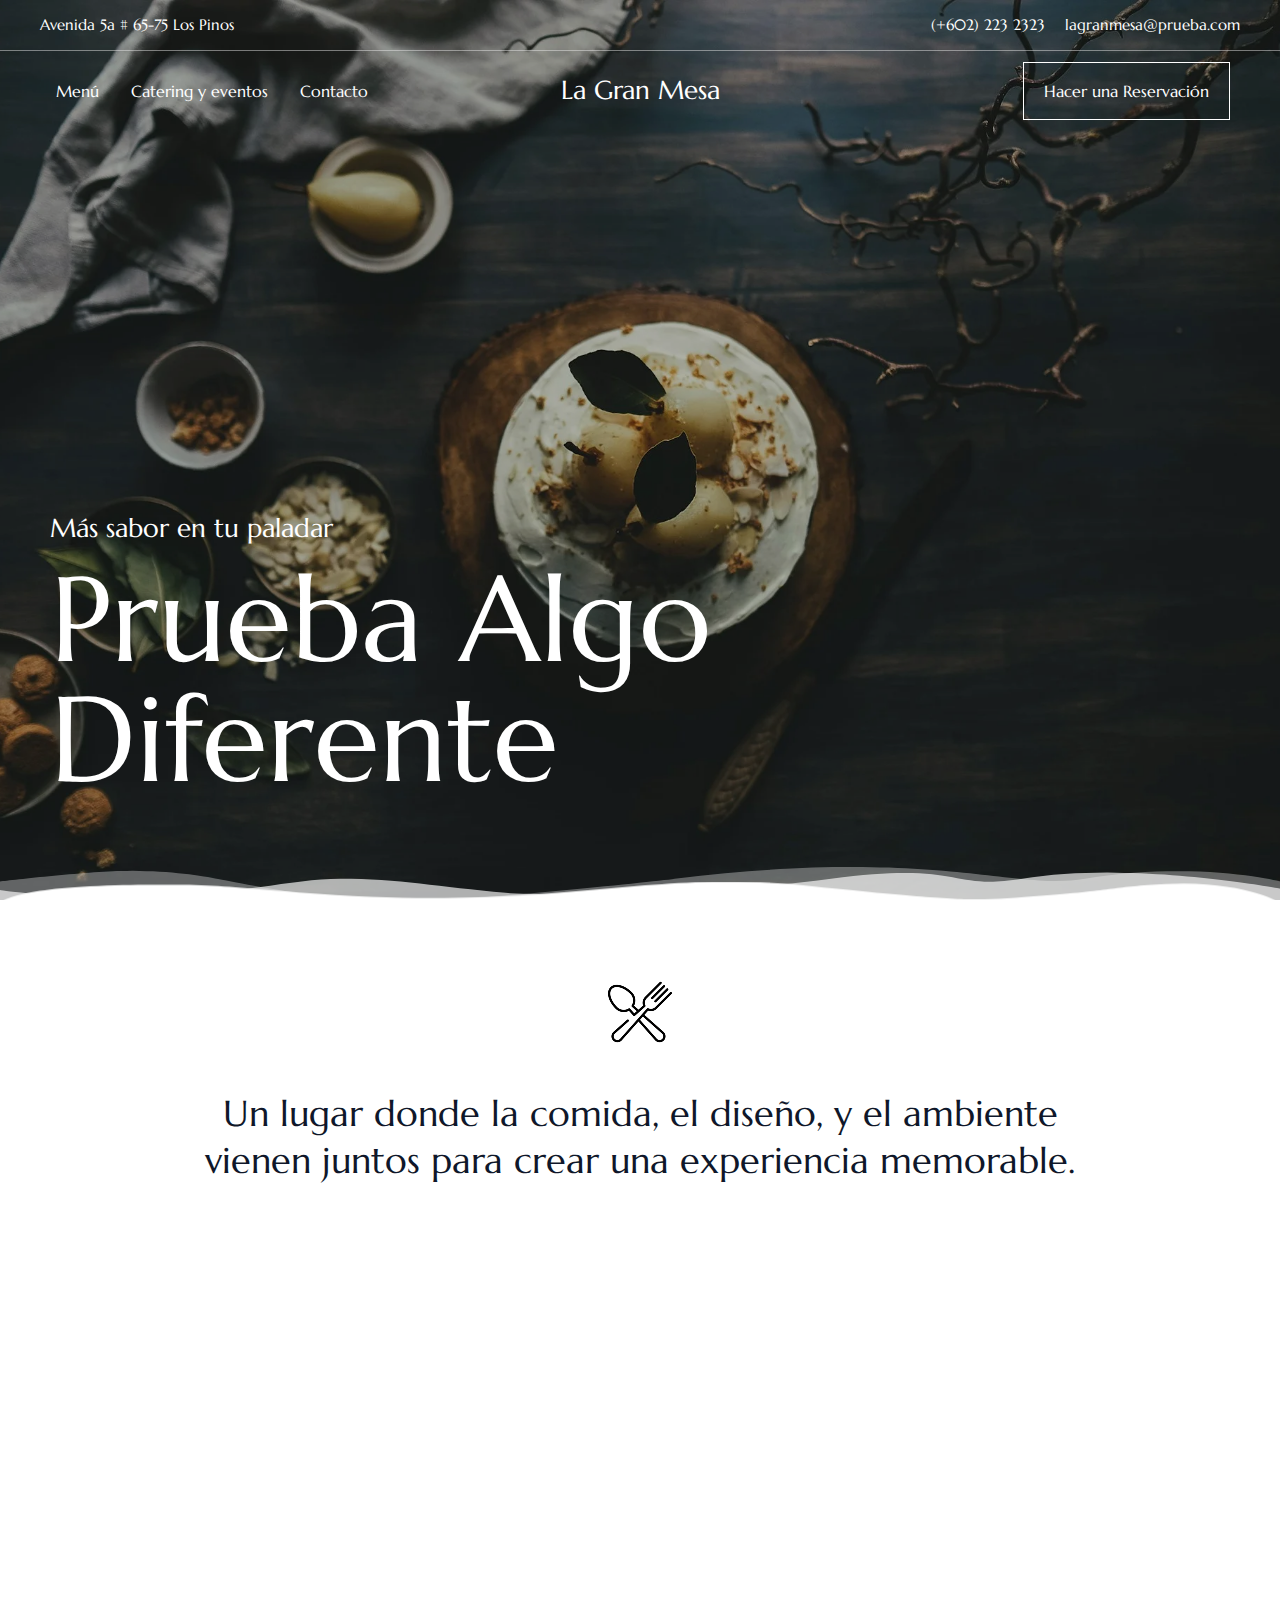
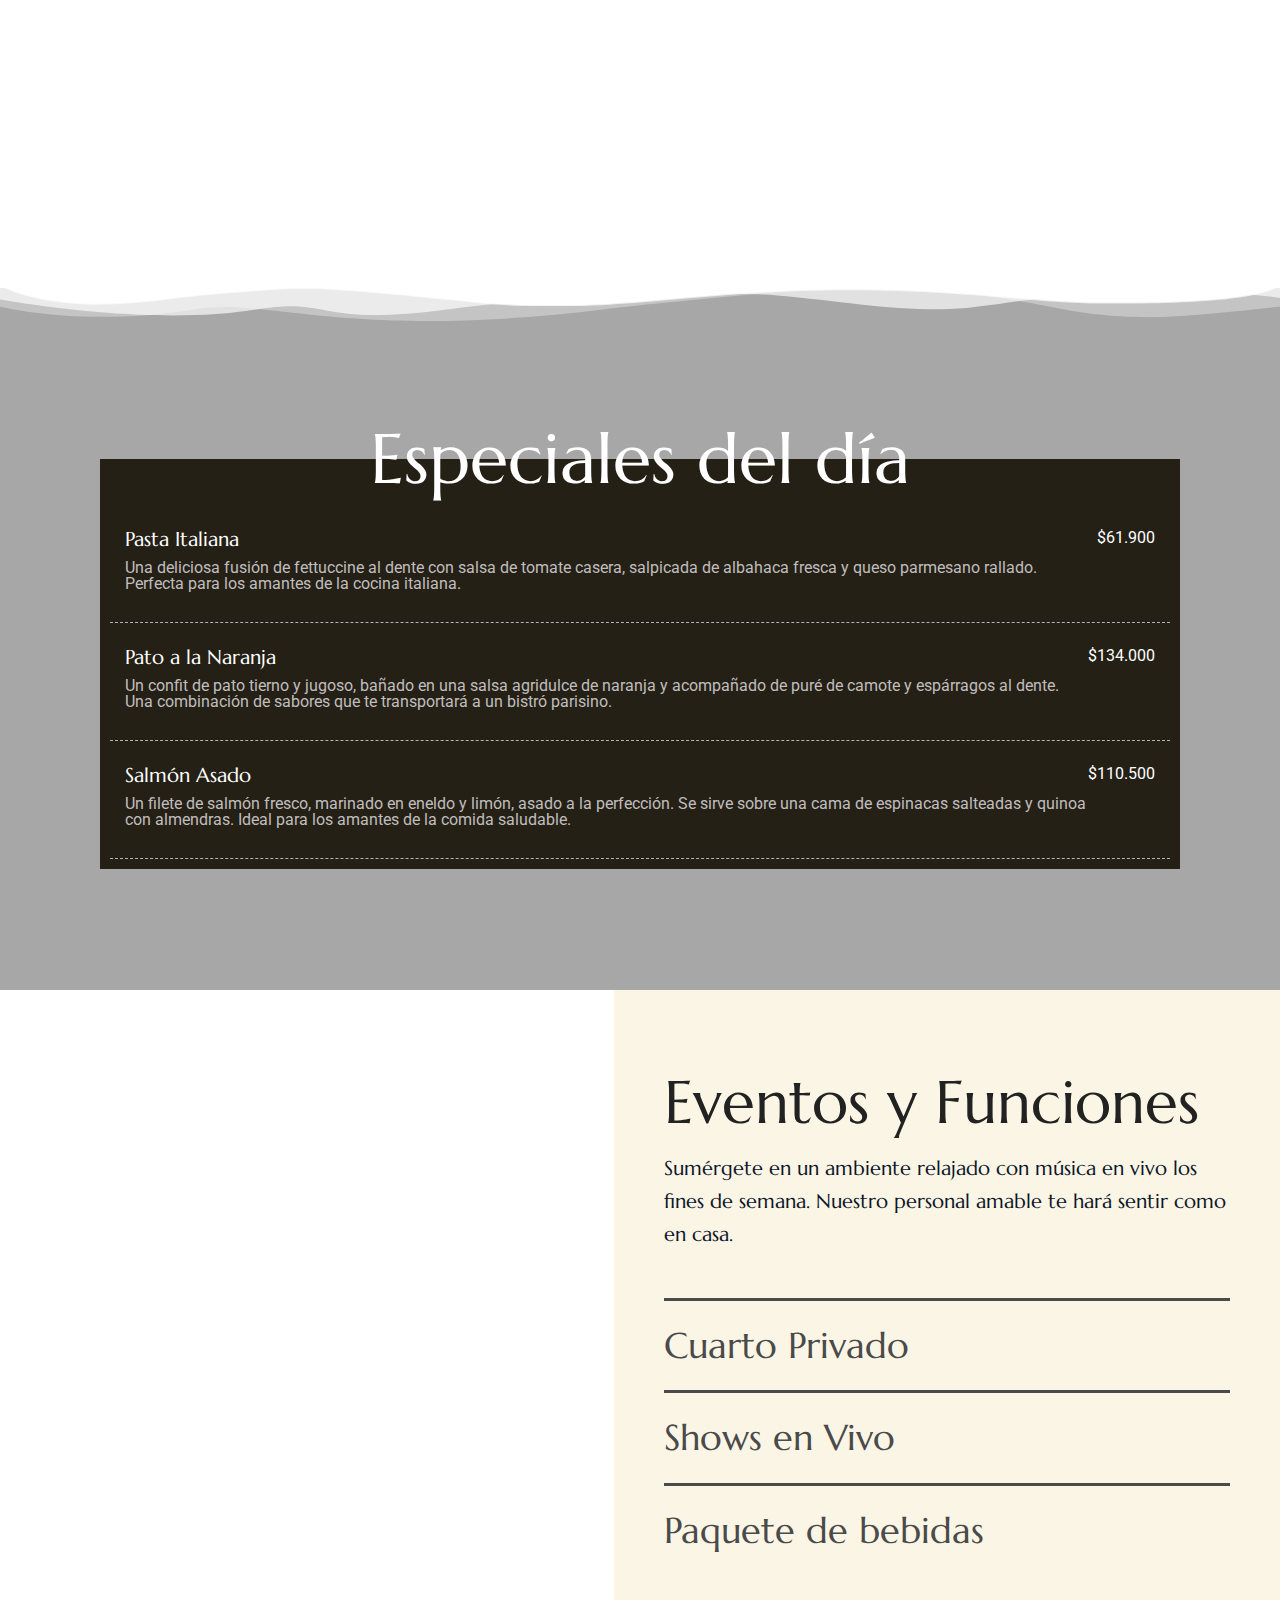
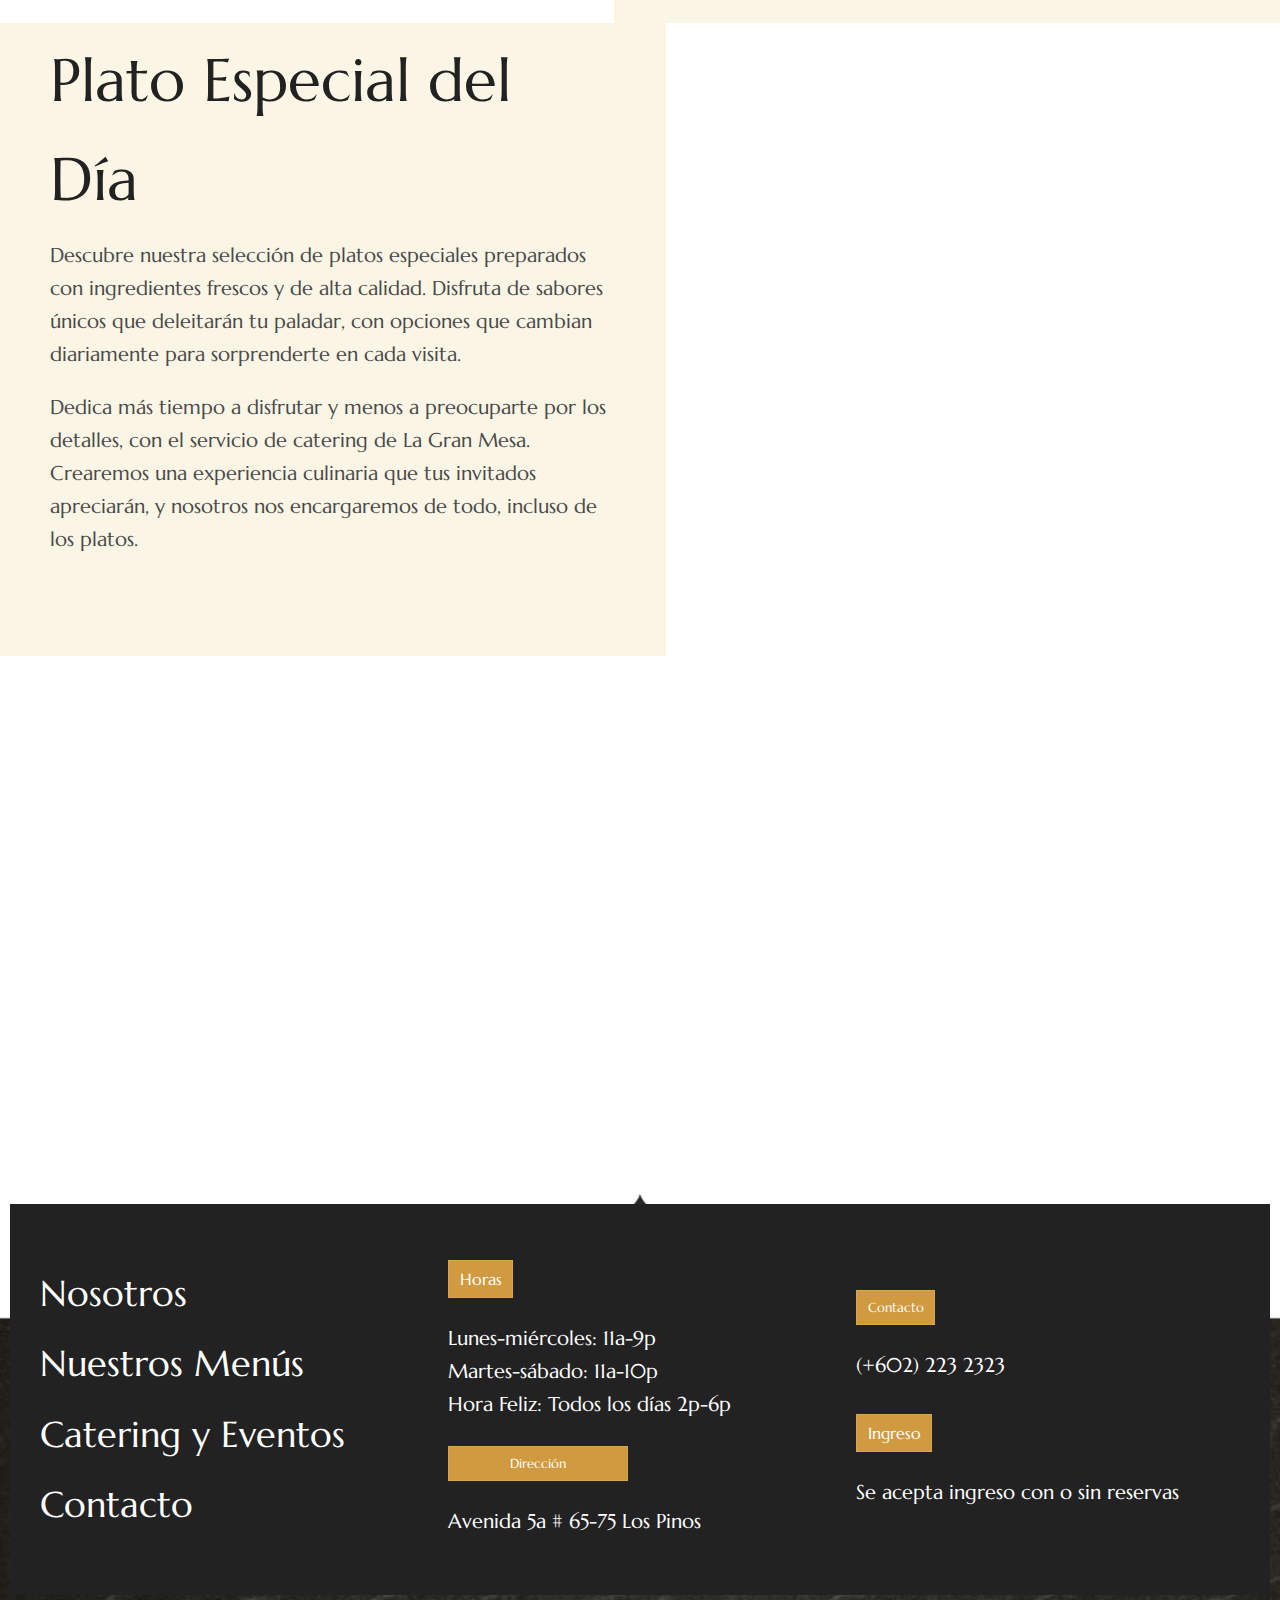
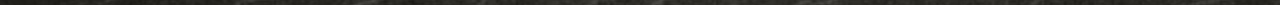
<file: index.html>
<!DOCTYPE html>
<html lang="es-CO">
<head>
<meta charset="UTF-8">
<meta name="viewport" content="width=device-width, initial-scale=1">
	 <link rel="profile" href="https://gmpg.org/xfn/11"> 
	 <title>La Gran Mesa</title>
<meta name="robots" content="noindex, nofollow">
	<style>img:is([sizes="auto" i], [sizes^="auto," i]) { contain-intrinsic-size: 3000px 1500px }</style>
	<link rel="dns-prefetch" href="//fonts.googleapis.com">
<link rel="alternate" type="application/rss+xml" title="La Gran Mesa &raquo; Feed" href="https://elccarsas.github.io/Portafolio-Wilmar/feed/">
<link rel="alternate" type="application/rss+xml" title="La Gran Mesa &raquo; RSS de los comentarios" href="https://elccarsas.github.io/Portafolio-Wilmar/comments/feed/">
<script>
window._wpemojiSettings = {"baseUrl":"https:\/\/s.w.org\/images\/core\/emoji\/15.0.3\/72x72\/","ext":".png","svgUrl":"https:\/\/s.w.org\/images\/core\/emoji\/15.0.3\/svg\/","svgExt":".svg","source":{"concatemoji":"https:\/\/elccarsas.github.io\/Portafolio-Wilmar\/wp-includes\/js\/wp-emoji-release.min.js?ver=6.7.1"}};
/*! This file is auto-generated */
!function(i,n){var o,s,e;function c(e){try{var t={supportTests:e,timestamp:(new Date).valueOf()};sessionStorage.setItem(o,JSON.stringify(t))}catch(e){}}function p(e,t,n){e.clearRect(0,0,e.canvas.width,e.canvas.height),e.fillText(t,0,0);var t=new Uint32Array(e.getImageData(0,0,e.canvas.width,e.canvas.height).data),r=(e.clearRect(0,0,e.canvas.width,e.canvas.height),e.fillText(n,0,0),new Uint32Array(e.getImageData(0,0,e.canvas.width,e.canvas.height).data));return t.every(function(e,t){return e===r[t]})}function u(e,t,n){switch(t){case"flag":return n(e,"🏳️‍⚧️","🏳️​⚧️")?!1:!n(e,"🇺🇳","🇺​🇳")&&!n(e,"🏴󠁧󠁢󠁥󠁮󠁧󠁿","🏴​󠁧​󠁢​󠁥​󠁮​󠁧​󠁿");case"emoji":return!n(e,"🐦‍⬛","🐦​⬛")}return!1}function f(e,t,n){var r="undefined"!=typeof WorkerGlobalScope&&self instanceof WorkerGlobalScope?new OffscreenCanvas(300,150):i.createElement("canvas"),a=r.getContext("2d",{willReadFrequently:!0}),o=(a.textBaseline="top",a.font="600 32px Arial",{});return e.forEach(function(e){o[e]=t(a,e,n)}),o}function t(e){var t=i.createElement("script");t.src=e,t.defer=!0,i.head.appendChild(t)}"undefined"!=typeof Promise&&(o="wpEmojiSettingsSupports",s=["flag","emoji"],n.supports={everything:!0,everythingExceptFlag:!0},e=new Promise(function(e){i.addEventListener("DOMContentLoaded",e,{once:!0})}),new Promise(function(t){var n=function(){try{var e=JSON.parse(sessionStorage.getItem(o));if("object"==typeof e&&"number"==typeof e.timestamp&&(new Date).valueOf()<e.timestamp+604800&&"object"==typeof e.supportTests)return e.supportTests}catch(e){}return null}();if(!n){if("undefined"!=typeof Worker&&"undefined"!=typeof OffscreenCanvas&&"undefined"!=typeof URL&&URL.createObjectURL&&"undefined"!=typeof Blob)try{var e="postMessage("+f.toString()+"("+[JSON.stringify(s),u.toString(),p.toString()].join(",")+"));",r=new Blob([e],{type:"text/javascript"}),a=new Worker(URL.createObjectURL(r),{name:"wpTestEmojiSupports"});return void(a.onmessage=function(e){c(n=e.data),a.terminate(),t(n)})}catch(e){}c(n=f(s,u,p))}t(n)}).then(function(e){for(var t in e)n.supports[t]=e[t],n.supports.everything=n.supports.everything&&n.supports[t],"flag"!==t&&(n.supports.everythingExceptFlag=n.supports.everythingExceptFlag&&n.supports[t]);n.supports.everythingExceptFlag=n.supports.everythingExceptFlag&&!n.supports.flag,n.DOMReady=!1,n.readyCallback=function(){n.DOMReady=!0}}).then(function(){return e}).then(function(){var e;n.supports.everything||(n.readyCallback(),(e=n.source||{}).concatemoji?t(e.concatemoji):e.wpemoji&&e.twemoji&&(t(e.twemoji),t(e.wpemoji)))}))}((window,document),window._wpemojiSettings);
</script>
<link rel="stylesheet" id="genesis-blocks-style-css-css" href="https://elccarsas.github.io/Portafolio-Wilmar/wp-content/plugins/genesis-blocks/dist/style-blocks.build.css?ver=1733234602" media="all">
<link rel="stylesheet" id="astra-theme-css-css" href="https://elccarsas.github.io/Portafolio-Wilmar/wp-content/themes/astra/assets/css/minified/main.min.css?ver=4.7.3" media="all">
<style id="astra-theme-css-inline-css">:root{--ast-post-nav-space:0;--ast-container-default-xlg-padding:2.5em;--ast-container-default-lg-padding:2.5em;--ast-container-default-slg-padding:2em;--ast-container-default-md-padding:2.5em;--ast-container-default-sm-padding:2.5em;--ast-container-default-xs-padding:2.4em;--ast-container-default-xxs-padding:1.8em;--ast-code-block-background:#ECEFF3;--ast-comment-inputs-background:#F9FAFB;--ast-normal-container-width:1200px;--ast-narrow-container-width:750px;--ast-blog-title-font-weight:600;--ast-blog-meta-weight:600;}html{font-size:100%;}a{color:var(--ast-global-color-5);}a:hover,a:focus{color:var(--ast-global-color-1);}body,button,input,select,textarea,.ast-button,.ast-custom-button{font-family:'Marcellus',serif;font-weight:400;font-size:16px;font-size:1rem;line-height:var(--ast-body-line-height,1.65);}blockquote{color:var(--ast-global-color-3);}h1,.entry-content h1,h2,.entry-content h2,h3,.entry-content h3,h4,.entry-content h4,h5,.entry-content h5,h6,.entry-content h6,.site-title,.site-title a{font-family:'Marcellus',serif;}.ast-site-identity .site-title a{color:var(--ast-global-color-5);}.ast-site-identity .site-title a:hover{color:var(--ast-global-color-5);}.site-title{font-size:26px;font-size:1.625rem;display:block;}.site-header .site-description{font-size:15px;font-size:0.9375rem;display:none;}.entry-title{font-size:20px;font-size:1.25rem;}.ast-blog-single-element.ast-taxonomy-container a{font-size:14px;font-size:0.875rem;}.ast-blog-meta-container{font-size:13px;font-size:0.8125rem;}.archive .ast-article-post .ast-article-inner,.blog .ast-article-post .ast-article-inner,.archive .ast-article-post .ast-article-inner:hover,.blog .ast-article-post .ast-article-inner:hover{border-top-left-radius:6px;border-top-right-radius:6px;border-bottom-right-radius:6px;border-bottom-left-radius:6px;overflow:hidden;}h1,.entry-content h1{font-size:36px;font-size:2.25rem;font-family:'Marcellus',serif;line-height:1.4em;}h2,.entry-content h2{font-size:30px;font-size:1.875rem;font-family:'Marcellus',serif;line-height:1.3em;}h3,.entry-content h3{font-size:24px;font-size:1.5rem;font-family:'Marcellus',serif;line-height:1.3em;}h4,.entry-content h4{font-size:20px;font-size:1.25rem;line-height:1.2em;font-family:'Marcellus',serif;}h5,.entry-content h5{font-size:18px;font-size:1.125rem;line-height:1.2em;font-family:'Marcellus',serif;}h6,.entry-content h6{font-size:16px;font-size:1rem;line-height:1.25em;font-family:'Marcellus',serif;}::selection{background-color:var(--ast-global-color-0);color:#000000;}body,h1,.entry-title a,.entry-content h1,h2,.entry-content h2,h3,.entry-content h3,h4,.entry-content h4,h5,.entry-content h5,h6,.entry-content h6{color:var(--ast-global-color-3);}.tagcloud a:hover,.tagcloud a:focus,.tagcloud a.current-item{color:#000000;border-color:var(--ast-global-color-5);background-color:var(--ast-global-color-5);}input:focus,input[type="text"]:focus,input[type="email"]:focus,input[type="url"]:focus,input[type="password"]:focus,input[type="reset"]:focus,input[type="search"]:focus,textarea:focus{border-color:var(--ast-global-color-5);}input[type="radio"]:checked,input[type=reset],input[type="checkbox"]:checked,input[type="checkbox"]:hover:checked,input[type="checkbox"]:focus:checked,input[type=range]::-webkit-slider-thumb{border-color:var(--ast-global-color-5);background-color:var(--ast-global-color-5);box-shadow:none;}.site-footer a:hover + .post-count,.site-footer a:focus + .post-count{background:var(--ast-global-color-5);border-color:var(--ast-global-color-5);}.single .nav-links .nav-previous,.single .nav-links .nav-next{color:var(--ast-global-color-5);}.entry-meta,.entry-meta *{line-height:1.45;color:var(--ast-global-color-5);}.entry-meta a:not(.ast-button):hover,.entry-meta a:not(.ast-button):hover *,.entry-meta a:not(.ast-button):focus,.entry-meta a:not(.ast-button):focus *,.page-links > .page-link,.page-links .page-link:hover,.post-navigation a:hover{color:var(--ast-global-color-1);}#cat option,.secondary .calendar_wrap thead a,.secondary .calendar_wrap thead a:visited{color:var(--ast-global-color-5);}.secondary .calendar_wrap #today,.ast-progress-val span{background:var(--ast-global-color-5);}.secondary a:hover + .post-count,.secondary a:focus + .post-count{background:var(--ast-global-color-5);border-color:var(--ast-global-color-5);}.calendar_wrap #today > a{color:#000000;}.page-links .page-link,.single .post-navigation a{color:var(--ast-global-color-3);}.ast-search-menu-icon .search-form button.search-submit{padding:0 4px;}.ast-search-menu-icon form.search-form{padding-right:0;}.ast-search-menu-icon.slide-search input.search-field{width:0;}.ast-header-search .ast-search-menu-icon.ast-dropdown-active .search-form,.ast-header-search .ast-search-menu-icon.ast-dropdown-active .search-field:focus{transition:all 0.2s;}.search-form input.search-field:focus{outline:none;}.ast-search-menu-icon .search-form button.search-submit:focus,.ast-theme-transparent-header .ast-header-search .ast-dropdown-active .ast-icon,.ast-theme-transparent-header .ast-inline-search .search-field:focus .ast-icon{color:var(--ast-global-color-1);}.ast-header-search .slide-search .search-form{border:2px solid var(--ast-global-color-0);}.ast-header-search .slide-search .search-field{background-color:#fff;}.ast-archive-title{color:var(--ast-global-color-2);}.widget-title{font-size:22px;font-size:1.375rem;color:var(--ast-global-color-2);}.single .ast-author-details .author-title{color:var(--ast-global-color-1);}.ast-search-menu-icon.slide-search a:focus-visible:focus-visible,.astra-search-icon:focus-visible,#close:focus-visible,a:focus-visible,.ast-menu-toggle:focus-visible,.site .skip-link:focus-visible,.wp-block-loginout input:focus-visible,.wp-block-search.wp-block-search__button-inside .wp-block-search__inside-wrapper,.ast-header-navigation-arrow:focus-visible,.woocommerce .wc-proceed-to-checkout > .checkout-button:focus-visible,.woocommerce .woocommerce-MyAccount-navigation ul li a:focus-visible,.ast-orders-table__row .ast-orders-table__cell:focus-visible,.woocommerce .woocommerce-order-details .order-again > .button:focus-visible,.woocommerce .woocommerce-message a.button.wc-forward:focus-visible,.woocommerce #minus_qty:focus-visible,.woocommerce #plus_qty:focus-visible,a#ast-apply-coupon:focus-visible,.woocommerce .woocommerce-info a:focus-visible,.woocommerce .astra-shop-summary-wrap a:focus-visible,.woocommerce a.wc-forward:focus-visible,#ast-apply-coupon:focus-visible,.woocommerce-js .woocommerce-mini-cart-item a.remove:focus-visible,#close:focus-visible,.button.search-submit:focus-visible,#search_submit:focus,.normal-search:focus-visible,.ast-header-account-wrap:focus-visible{outline-style:dotted;outline-color:inherit;outline-width:thin;}input:focus,input[type="text"]:focus,input[type="email"]:focus,input[type="url"]:focus,input[type="password"]:focus,input[type="reset"]:focus,input[type="search"]:focus,input[type="number"]:focus,textarea:focus,.wp-block-search__input:focus,[data-section="section-header-mobile-trigger"] .ast-button-wrap .ast-mobile-menu-trigger-minimal:focus,.ast-mobile-popup-drawer.active .menu-toggle-close:focus,.woocommerce-ordering select.orderby:focus,#ast-scroll-top:focus,#coupon_code:focus,.woocommerce-page #comment:focus,.woocommerce #reviews #respond input#submit:focus,.woocommerce a.add_to_cart_button:focus,.woocommerce .button.single_add_to_cart_button:focus,.woocommerce .woocommerce-cart-form button:focus,.woocommerce .woocommerce-cart-form__cart-item .quantity .qty:focus,.woocommerce .woocommerce-billing-fields .woocommerce-billing-fields__field-wrapper .woocommerce-input-wrapper > .input-text:focus,.woocommerce #order_comments:focus,.woocommerce #place_order:focus,.woocommerce .woocommerce-address-fields .woocommerce-address-fields__field-wrapper .woocommerce-input-wrapper > .input-text:focus,.woocommerce .woocommerce-MyAccount-content form button:focus,.woocommerce .woocommerce-MyAccount-content .woocommerce-EditAccountForm .woocommerce-form-row .woocommerce-Input.input-text:focus,.woocommerce .ast-woocommerce-container .woocommerce-pagination ul.page-numbers li a:focus,body #content .woocommerce form .form-row .select2-container--default .select2-selection--single:focus,#ast-coupon-code:focus,.woocommerce.woocommerce-js .quantity input[type=number]:focus,.woocommerce-js .woocommerce-mini-cart-item .quantity input[type=number]:focus,.woocommerce p#ast-coupon-trigger:focus{border-style:dotted;border-color:inherit;border-width:thin;}input{outline:none;}.ast-logo-title-inline .site-logo-img{padding-right:1em;}body .ast-oembed-container *{position:absolute;top:0;width:100%;height:100%;left:0;}body .wp-block-embed-pocket-casts .ast-oembed-container *{position:unset;}.ast-single-post-featured-section + article {margin-top: 2em;}.site-content .ast-single-post-featured-section img {width: 100%;overflow: hidden;object-fit: cover;}.ast-separate-container .site-content .ast-single-post-featured-section + article {margin-top: -80px;z-index: 9;position: relative;border-radius: 4px;}@media (min-width: 922px) {.ast-no-sidebar .site-content .ast-article-image-container--wide {margin-left: -120px;margin-right: -120px;max-width: unset;width: unset;}.ast-left-sidebar .site-content .ast-article-image-container--wide,.ast-right-sidebar .site-content .ast-article-image-container--wide {margin-left: -10px;margin-right: -10px;}.site-content .ast-article-image-container--full {margin-left: calc( -50vw + 50%);margin-right: calc( -50vw + 50%);max-width: 100vw;width: 100vw;}.ast-left-sidebar .site-content .ast-article-image-container--full,.ast-right-sidebar .site-content .ast-article-image-container--full {margin-left: -10px;margin-right: -10px;max-width: inherit;width: auto;}}.site > .ast-single-related-posts-container {margin-top: 0;}@media (min-width: 922px) {.ast-desktop .ast-container--narrow {max-width: var(--ast-narrow-container-width);margin: 0 auto;}}.ast-page-builder-template .hentry {margin: 0;}.ast-page-builder-template .site-content > .ast-container {max-width: 100%;padding: 0;}.ast-page-builder-template .site .site-content #primary {padding: 0;margin: 0;}.ast-page-builder-template .no-results {text-align: center;margin: 4em auto;}.ast-page-builder-template .ast-pagination {padding: 2em;}.ast-page-builder-template .entry-header.ast-no-title.ast-no-thumbnail {margin-top: 0;}.ast-page-builder-template .entry-header.ast-header-without-markup {margin-top: 0;margin-bottom: 0;}.ast-page-builder-template .entry-header.ast-no-title.ast-no-meta {margin-bottom: 0;}.ast-page-builder-template.single .post-navigation {padding-bottom: 2em;}.ast-page-builder-template.single-post .site-content > .ast-container {max-width: 100%;}.ast-page-builder-template .entry-header {margin-top: 2em;margin-left: auto;margin-right: auto;}.ast-page-builder-template .ast-archive-description {margin: 2em auto 0;padding-left: 20px;padding-right: 20px;}.ast-page-builder-template .ast-row {margin-left: 0;margin-right: 0;}.single.ast-page-builder-template .entry-header + .entry-content,.single.ast-page-builder-template .ast-single-entry-banner + .site-content article .entry-content {margin-bottom: 2em;}@media(min-width: 921px) {.ast-page-builder-template.archive.ast-right-sidebar .ast-row article,.ast-page-builder-template.archive.ast-left-sidebar .ast-row article {padding-left: 0;padding-right: 0;}}input[type="text"],input[type="number"],input[type="email"],input[type="url"],input[type="password"],input[type="search"],input[type=reset],input[type=tel],input[type=date],select,textarea{font-size:16px;font-style:normal;font-weight:400;line-height:24px;width:100%;padding:12px 16px;border-radius:4px;box-shadow:0px 1px 2px 0px rgba(0,0,0,0.05);color:var(--ast-form-input-text,#475569);}input[type="text"],input[type="number"],input[type="email"],input[type="url"],input[type="password"],input[type="search"],input[type=reset],input[type=tel],input[type=date],select{height:40px;}input[type="date"]{border-width:1px;border-style:solid;border-color:var(--ast-border-color);}input[type="text"]:focus,input[type="number"]:focus,input[type="email"]:focus,input[type="url"]:focus,input[type="password"]:focus,input[type="search"]:focus,input[type=reset]:focus,input[type="tel"]:focus,input[type="date"]:focus,select:focus,textarea:focus{border-color:#046BD2;box-shadow:none;outline:none;color:var(--ast-form-input-focus-text,#475569);}label,legend{color:#111827;font-size:14px;font-style:normal;font-weight:500;line-height:20px;}select{padding:6px 10px;}fieldset{padding:30px;border-radius:4px;}button,.ast-button,.button,input[type="button"],input[type="reset"],input[type="submit"]{border-radius:4px;box-shadow:0px 1px 2px 0px rgba(0,0,0,0.05);}:root{--ast-comment-inputs-background:#FFF;}::placeholder{color:var(--ast-form-field-color,#9CA3AF);}::-ms-input-placeholder{color:var(--ast-form-field-color,#9CA3AF);}@media (max-width:921.9px){#ast-desktop-header{display:none;}}@media (min-width:922px){#ast-mobile-header{display:none;}}.wp-block-buttons.aligncenter{justify-content:center;}@media (max-width:921px){.ast-theme-transparent-header #primary,.ast-theme-transparent-header #secondary{padding:0;}}@media (max-width:921px){.ast-plain-container.ast-no-sidebar #primary{padding:0;}}.ast-plain-container.ast-no-sidebar #primary{margin-top:0;margin-bottom:0;}.wp-block-button.is-style-outline .wp-block-button__link{border-color:var(--ast-global-color-0);border-top-width:1px;border-right-width:1px;border-bottom-width:1px;border-left-width:1px;}div.wp-block-button.is-style-outline > .wp-block-button__link:not(.has-text-color),div.wp-block-button.wp-block-button__link.is-style-outline:not(.has-text-color){color:var(--ast-global-color-0);}.wp-block-button.is-style-outline .wp-block-button__link:hover,.wp-block-buttons .wp-block-button.is-style-outline .wp-block-button__link:focus,.wp-block-buttons .wp-block-button.is-style-outline > .wp-block-button__link:not(.has-text-color):hover,.wp-block-buttons .wp-block-button.wp-block-button__link.is-style-outline:not(.has-text-color):hover{color:#000000;background-color:var(--ast-global-color-1);border-color:var(--ast-global-color-1);}.post-page-numbers.current .page-link,.ast-pagination .page-numbers.current{color:#000000;border-color:var(--ast-global-color-0);background-color:var(--ast-global-color-0);}.wp-block-button.is-style-outline .wp-block-button__link{border-top-width:1px;border-right-width:1px;border-bottom-width:1px;border-left-width:1px;}.wp-block-buttons .wp-block-button.is-style-outline .wp-block-button__link.wp-element-button,.ast-outline-button,.wp-block-uagb-buttons-child .uagb-buttons-repeater.ast-outline-button{border-color:var(--ast-global-color-0);border-top-width:0px;border-right-width:0px;border-bottom-width:0px;border-left-width:0px;font-family:inherit;font-weight:500;font-size:16px;font-size:1rem;line-height:1em;padding-top:10px;padding-right:20px;padding-bottom:10px;padding-left:20px;border-top-left-radius:0px;border-top-right-radius:0px;border-bottom-right-radius:0px;border-bottom-left-radius:0px;}.wp-block-buttons .wp-block-button.is-style-outline > .wp-block-button__link:not(.has-text-color),.wp-block-buttons .wp-block-button.wp-block-button__link.is-style-outline:not(.has-text-color),.ast-outline-button{color:var(--ast-global-color-0);}.wp-block-button.is-style-outline .wp-block-button__link:hover,.wp-block-buttons .wp-block-button.is-style-outline .wp-block-button__link:focus,.wp-block-buttons .wp-block-button.is-style-outline > .wp-block-button__link:not(.has-text-color):hover,.wp-block-buttons .wp-block-button.wp-block-button__link.is-style-outline:not(.has-text-color):hover,.ast-outline-button:hover,.ast-outline-button:focus,.wp-block-uagb-buttons-child .uagb-buttons-repeater.ast-outline-button:hover,.wp-block-uagb-buttons-child .uagb-buttons-repeater.ast-outline-button:focus{color:#000000;background-color:var(--ast-global-color-1);border-color:var(--ast-global-color-1);}.wp-block-buttons .wp-block-button .wp-block-button__link.is-style-outline:not(.has-background),.wp-block-buttons .wp-block-button.is-style-outline>.wp-block-button__link:not(.has-background),.ast-outline-button{background-color:var(--ast-global-color-0);color:#000000;}.uagb-buttons-repeater.ast-outline-button{border-radius:9999px;}.entry-content[ast-blocks-layout] > figure{margin-bottom:1em;}h1.widget-title{font-weight:inherit;}h2.widget-title{font-weight:inherit;}h3.widget-title{font-weight:inherit;}#page{display:flex;flex-direction:column;min-height:100vh;}.ast-404-layout-1 h1.page-title{color:var(--ast-global-color-2);}.single .post-navigation a{line-height:1em;height:inherit;}.error-404 .page-sub-title{font-size:1.5rem;font-weight:inherit;}.search .site-content .content-area .search-form{margin-bottom:0;}#page .site-content{flex-grow:1;}.widget{margin-bottom:1.25em;}#secondary li{line-height:1.5em;}#secondary .wp-block-group h2{margin-bottom:0.7em;}#secondary h2{font-size:1.7rem;}.ast-separate-container .ast-article-post,.ast-separate-container .ast-article-single,.ast-separate-container .comment-respond{padding:3em;}.ast-separate-container .ast-article-single .ast-article-single{padding:0;}.ast-article-single .wp-block-post-template-is-layout-grid{padding-left:0;}.ast-separate-container .comments-title,.ast-narrow-container .comments-title{padding:1.5em 2em;}.ast-page-builder-template .comment-form-textarea,.ast-comment-formwrap .ast-grid-common-col{padding:0;}.ast-comment-formwrap{padding:0;display:inline-flex;column-gap:20px;width:100%;margin-left:0;margin-right:0;}.comments-area textarea#comment:focus,.comments-area textarea#comment:active,.comments-area .ast-comment-formwrap input[type="text"]:focus,.comments-area .ast-comment-formwrap input[type="text"]:active {box-shadow:none;outline:none;}.archive.ast-page-builder-template .entry-header{margin-top:2em;}.ast-page-builder-template .ast-comment-formwrap{width:100%;}.entry-title{margin-bottom:0.6em;}.ast-archive-description p{font-size:inherit;font-weight:inherit;line-height:inherit;}.ast-separate-container .ast-comment-list li.depth-1,.hentry{margin-bottom:1.5em;}.site-content section.ast-archive-description{margin-bottom:2em;}@media (min-width:921px){.ast-left-sidebar.ast-page-builder-template #secondary,.archive.ast-right-sidebar.ast-page-builder-template .site-main{padding-left:20px;padding-right:20px;}}@media (max-width:544px){.ast-comment-formwrap.ast-row{column-gap:10px;display:inline-block;}#ast-commentform .ast-grid-common-col{position:relative;width:100%;}}@media (min-width:1201px){.ast-separate-container .ast-article-post,.ast-separate-container .ast-article-single,.ast-separate-container .ast-author-box,.ast-separate-container .ast-404-layout-1,.ast-separate-container .no-results{padding:3em;}}@media (max-width:921px){.ast-separate-container #primary,.ast-separate-container #secondary{padding:1.5em 0;}#primary,#secondary{padding:1.5em 0;margin:0;}.ast-left-sidebar #content > .ast-container{display:flex;flex-direction:column-reverse;width:100%;}}@media (min-width:922px){.ast-separate-container.ast-right-sidebar #primary,.ast-separate-container.ast-left-sidebar #primary{border:0;}.search-no-results.ast-separate-container #primary{margin-bottom:4em;}}.wp-block-button .wp-block-button__link{color:var(--ast-global-color-0);}.wp-block-button .wp-block-button__link:hover,.wp-block-button .wp-block-button__link:focus{color:#000000;background-color:var(--ast-global-color-1);border-color:var(--ast-global-color-1);}.wp-block-button .wp-block-button__link,.wp-block-search .wp-block-search__button,body .wp-block-file .wp-block-file__button{border-style:solid;border-top-width:1px;border-right-width:1px;border-left-width:1px;border-bottom-width:1px;border-color:var(--ast-global-color-0);background-color:transparent;color:var(--ast-global-color-0);font-family:inherit;font-weight:500;line-height:1em;font-size:16px;font-size:1rem;border-top-left-radius:0px;border-top-right-radius:0px;border-bottom-right-radius:0px;border-bottom-left-radius:0px;padding-top:10px;padding-right:20px;padding-bottom:10px;padding-left:20px;}.menu-toggle,button,.ast-button,.ast-custom-button,.button,input#submit,input[type="button"],input[type="submit"],input[type="reset"],#comments .submit,.search .search-submit,form[CLASS*="wp-block-search__"].wp-block-search .wp-block-search__inside-wrapper .wp-block-search__button,body .wp-block-file .wp-block-file__button,.search .search-submit,.woocommerce-js a.button,.woocommerce button.button,.woocommerce .woocommerce-message a.button,.woocommerce #respond input#submit.alt,.woocommerce input.button.alt,.woocommerce input.button,.woocommerce input.button:disabled,.woocommerce input.button:disabled[disabled],.woocommerce input.button:disabled:hover,.woocommerce input.button:disabled[disabled]:hover,.woocommerce #respond input#submit,.woocommerce button.button.alt.disabled,.wc-block-grid__products .wc-block-grid__product .wp-block-button__link,.wc-block-grid__product-onsale,[CLASS*="wc-block"] button,.woocommerce-js .astra-cart-drawer .astra-cart-drawer-content .woocommerce-mini-cart__buttons .button:not(.checkout):not(.ast-continue-shopping),.woocommerce-js .astra-cart-drawer .astra-cart-drawer-content .woocommerce-mini-cart__buttons a.checkout,.woocommerce button.button.alt.disabled.wc-variation-selection-needed,[CLASS*="wc-block"] .wc-block-components-button{border-style:solid;border-top-width:1px;border-right-width:1px;border-left-width:1px;border-bottom-width:1px;color:var(--ast-global-color-0);border-color:var(--ast-global-color-0);background-color:transparent;padding-top:10px;padding-right:20px;padding-bottom:10px;padding-left:20px;font-family:inherit;font-weight:500;font-size:16px;font-size:1rem;line-height:1em;border-top-left-radius:0px;border-top-right-radius:0px;border-bottom-right-radius:0px;border-bottom-left-radius:0px;}button:focus,.menu-toggle:hover,button:hover,.ast-button:hover,.ast-custom-button:hover .button:hover,.ast-custom-button:hover ,input[type=reset]:hover,input[type=reset]:focus,input#submit:hover,input#submit:focus,input[type="button"]:hover,input[type="button"]:focus,input[type="submit"]:hover,input[type="submit"]:focus,form[CLASS*="wp-block-search__"].wp-block-search .wp-block-search__inside-wrapper .wp-block-search__button:hover,form[CLASS*="wp-block-search__"].wp-block-search .wp-block-search__inside-wrapper .wp-block-search__button:focus,body .wp-block-file .wp-block-file__button:hover,body .wp-block-file .wp-block-file__button:focus,.woocommerce-js a.button:hover,.woocommerce button.button:hover,.woocommerce .woocommerce-message a.button:hover,.woocommerce #respond input#submit:hover,.woocommerce #respond input#submit.alt:hover,.woocommerce input.button.alt:hover,.woocommerce input.button:hover,.woocommerce button.button.alt.disabled:hover,.wc-block-grid__products .wc-block-grid__product .wp-block-button__link:hover,[CLASS*="wc-block"] button:hover,.woocommerce-js .astra-cart-drawer .astra-cart-drawer-content .woocommerce-mini-cart__buttons .button:not(.checkout):not(.ast-continue-shopping):hover,.woocommerce-js .astra-cart-drawer .astra-cart-drawer-content .woocommerce-mini-cart__buttons a.checkout:hover,.woocommerce button.button.alt.disabled.wc-variation-selection-needed:hover,[CLASS*="wc-block"] .wc-block-components-button:hover,[CLASS*="wc-block"] .wc-block-components-button:focus{color:#000000;background-color:var(--ast-global-color-1);border-color:var(--ast-global-color-1);}form[CLASS*="wp-block-search__"].wp-block-search .wp-block-search__inside-wrapper .wp-block-search__button.has-icon{padding-top:calc(10px - 3px);padding-right:calc(20px - 3px);padding-bottom:calc(10px - 3px);padding-left:calc(20px - 3px);}@media (max-width:921px){.ast-mobile-header-stack .main-header-bar .ast-search-menu-icon{display:inline-block;}.ast-header-break-point.ast-header-custom-item-outside .ast-mobile-header-stack .main-header-bar .ast-search-icon{margin:0;}.ast-comment-avatar-wrap img{max-width:2.5em;}.ast-comment-meta{padding:0 1.8888em 1.3333em;}}@media (min-width:544px){.ast-container{max-width:100%;}}@media (max-width:544px){.ast-separate-container .ast-article-post,.ast-separate-container .ast-article-single,.ast-separate-container .comments-title,.ast-separate-container .ast-archive-description{padding:1.5em 1em;}.ast-separate-container #content .ast-container{padding-left:0.54em;padding-right:0.54em;}.ast-separate-container .ast-comment-list .bypostauthor{padding:.5em;}.ast-search-menu-icon.ast-dropdown-active .search-field{width:170px;}} #ast-mobile-header .ast-site-header-cart-li a{pointer-events:none;} #ast-desktop-header .ast-site-header-cart-li a{pointer-events:none;}.ast-separate-container{background-color:var(--ast-global-color-4);background-image:none;}@media (max-width:921px){.site-title{display:block;}.site-header .site-description{display:none;}h1,.entry-content h1{font-size:30px;}h2,.entry-content h2{font-size:25px;}h3,.entry-content h3{font-size:20px;}}@media (max-width:544px){.site-title{display:block;}.site-header .site-description{display:none;}h1,.entry-content h1{font-size:30px;}h2,.entry-content h2{font-size:25px;}h3,.entry-content h3{font-size:20px;}}@media (max-width:921px){html{font-size:91.2%;}}@media (max-width:544px){html{font-size:91.2%;}}@media (min-width:922px){.ast-container{max-width:1240px;}}@media (min-width:922px){.site-content .ast-container{display:flex;}}@media (max-width:921px){.site-content .ast-container{flex-direction:column;}}.entry-content h1,.entry-content h2,.entry-content h3,.entry-content h4,.entry-content h5,.entry-content h6{clear:none;}@media (min-width:922px){.main-header-menu .sub-menu .menu-item.ast-left-align-sub-menu:hover > .sub-menu,.main-header-menu .sub-menu .menu-item.ast-left-align-sub-menu.focus > .sub-menu{margin-left:-0px;}}.ast-theme-transparent-header [data-section="section-header-mobile-trigger"] .ast-button-wrap .ast-mobile-menu-trigger-minimal{background:transparent;}.entry-content li > p{margin-bottom:0;}.site .comments-area{padding-bottom:2em;margin-top:2em;}.wp-block-file {display: flex;align-items: center;flex-wrap: wrap;justify-content: space-between;}.wp-block-pullquote {border: none;}.wp-block-pullquote blockquote::before {content: "\201D";font-family: "Helvetica",sans-serif;display: flex;transform: rotate( 180deg );font-size: 6rem;font-style: normal;line-height: 1;font-weight: bold;align-items: center;justify-content: center;}.has-text-align-right > blockquote::before {justify-content: flex-start;}.has-text-align-left > blockquote::before {justify-content: flex-end;}figure.wp-block-pullquote.is-style-solid-color blockquote {max-width: 100%;text-align: inherit;}html body {--wp--custom--ast-default-block-top-padding: 3em;--wp--custom--ast-default-block-right-padding: 3em;--wp--custom--ast-default-block-bottom-padding: 3em;--wp--custom--ast-default-block-left-padding: 3em;--wp--custom--ast-container-width: 1200px;--wp--custom--ast-content-width-size: 1200px;--wp--custom--ast-wide-width-size: calc(1200px + var(--wp--custom--ast-default-block-left-padding) + var(--wp--custom--ast-default-block-right-padding));}.ast-narrow-container {--wp--custom--ast-content-width-size: 750px;--wp--custom--ast-wide-width-size: 750px;}@media(max-width: 921px) {html body {--wp--custom--ast-default-block-top-padding: 3em;--wp--custom--ast-default-block-right-padding: 2em;--wp--custom--ast-default-block-bottom-padding: 3em;--wp--custom--ast-default-block-left-padding: 2em;}}@media(max-width: 544px) {html body {--wp--custom--ast-default-block-top-padding: 3em;--wp--custom--ast-default-block-right-padding: 1.5em;--wp--custom--ast-default-block-bottom-padding: 3em;--wp--custom--ast-default-block-left-padding: 1.5em;}}.entry-content > .wp-block-group,.entry-content > .wp-block-cover,.entry-content > .wp-block-columns {padding-top: var(--wp--custom--ast-default-block-top-padding);padding-right: var(--wp--custom--ast-default-block-right-padding);padding-bottom: var(--wp--custom--ast-default-block-bottom-padding);padding-left: var(--wp--custom--ast-default-block-left-padding);}.ast-plain-container.ast-no-sidebar .entry-content > .alignfull,.ast-page-builder-template .ast-no-sidebar .entry-content > .alignfull {margin-left: calc( -50vw + 50%);margin-right: calc( -50vw + 50%);max-width: 100vw;width: 100vw;}.ast-plain-container.ast-no-sidebar .entry-content .alignfull .alignfull,.ast-page-builder-template.ast-no-sidebar .entry-content .alignfull .alignfull,.ast-plain-container.ast-no-sidebar .entry-content .alignfull .alignwide,.ast-page-builder-template.ast-no-sidebar .entry-content .alignfull .alignwide,.ast-plain-container.ast-no-sidebar .entry-content .alignwide .alignfull,.ast-page-builder-template.ast-no-sidebar .entry-content .alignwide .alignfull,.ast-plain-container.ast-no-sidebar .entry-content .alignwide .alignwide,.ast-page-builder-template.ast-no-sidebar .entry-content .alignwide .alignwide,.ast-plain-container.ast-no-sidebar .entry-content .wp-block-column .alignfull,.ast-page-builder-template.ast-no-sidebar .entry-content .wp-block-column .alignfull,.ast-plain-container.ast-no-sidebar .entry-content .wp-block-column .alignwide,.ast-page-builder-template.ast-no-sidebar .entry-content .wp-block-column .alignwide {margin-left: auto;margin-right: auto;width: 100%;}[ast-blocks-layout] .wp-block-separator:not(.is-style-dots) {height: 0;}[ast-blocks-layout] .wp-block-separator {margin: 20px auto;}[ast-blocks-layout] .wp-block-separator:not(.is-style-wide):not(.is-style-dots) {max-width: 100px;}[ast-blocks-layout] .wp-block-separator.has-background {padding: 0;}.entry-content[ast-blocks-layout] > * {max-width: var(--wp--custom--ast-content-width-size);margin-left: auto;margin-right: auto;}.entry-content[ast-blocks-layout] > .alignwide {max-width: var(--wp--custom--ast-wide-width-size);}.entry-content[ast-blocks-layout] .alignfull {max-width: none;}.entry-content .wp-block-columns {margin-bottom: 0;}blockquote {margin: 1.5em;border-color: rgba(0,0,0,0.05);}.wp-block-quote:not(.has-text-align-right):not(.has-text-align-center) {border-left: 5px solid rgba(0,0,0,0.05);}.has-text-align-right > blockquote,blockquote.has-text-align-right {border-right: 5px solid rgba(0,0,0,0.05);}.has-text-align-left > blockquote,blockquote.has-text-align-left {border-left: 5px solid rgba(0,0,0,0.05);}.wp-block-site-tagline,.wp-block-latest-posts .read-more {margin-top: 15px;}.wp-block-loginout p label {display: block;}.wp-block-loginout p:not(.login-remember):not(.login-submit) input {width: 100%;}.wp-block-loginout input:focus {border-color: transparent;}.wp-block-loginout input:focus {outline: thin dotted;}.entry-content .wp-block-media-text .wp-block-media-text__content {padding: 0 0 0 8%;}.entry-content .wp-block-media-text.has-media-on-the-right .wp-block-media-text__content {padding: 0 8% 0 0;}.entry-content .wp-block-media-text.has-background .wp-block-media-text__content {padding: 8%;}.entry-content .wp-block-cover:not([class*="background-color"]) .wp-block-cover__inner-container,.entry-content .wp-block-cover:not([class*="background-color"]) .wp-block-cover-image-text,.entry-content .wp-block-cover:not([class*="background-color"]) .wp-block-cover-text,.entry-content .wp-block-cover-image:not([class*="background-color"]) .wp-block-cover__inner-container,.entry-content .wp-block-cover-image:not([class*="background-color"]) .wp-block-cover-image-text,.entry-content .wp-block-cover-image:not([class*="background-color"]) .wp-block-cover-text {color: var(--ast-global-color-5);}.wp-block-loginout .login-remember input {width: 1.1rem;height: 1.1rem;margin: 0 5px 4px 0;vertical-align: middle;}.wp-block-latest-posts > li > *:first-child,.wp-block-latest-posts:not(.is-grid) > li:first-child {margin-top: 0;}.entry-content .wp-block-buttons,.entry-content .wp-block-uagb-buttons {margin-bottom: 1.5em;}.wp-block-search__inside-wrapper .wp-block-search__input {padding: 0 10px;color: var(--ast-global-color-3);background: var(--ast-global-color-5);border-color: var(--ast-border-color);}.wp-block-latest-posts .read-more {margin-bottom: 1.5em;}.wp-block-search__no-button .wp-block-search__inside-wrapper .wp-block-search__input {padding-top: 5px;padding-bottom: 5px;}.wp-block-latest-posts .wp-block-latest-posts__post-date,.wp-block-latest-posts .wp-block-latest-posts__post-author {font-size: 1rem;}.wp-block-latest-posts > li > *,.wp-block-latest-posts:not(.is-grid) > li {margin-top: 12px;margin-bottom: 12px;}.ast-page-builder-template .entry-content[ast-blocks-layout] > *,.ast-page-builder-template .entry-content[ast-blocks-layout] > .alignfull > * {max-width: none;}.ast-page-builder-template .entry-content[ast-blocks-layout] > .alignwide > * {max-width: var(--wp--custom--ast-wide-width-size);}.ast-page-builder-template .entry-content[ast-blocks-layout] > .inherit-container-width > *,.ast-page-builder-template .entry-content[ast-blocks-layout] > * > *,.entry-content[ast-blocks-layout] > .wp-block-cover .wp-block-cover__inner-container {max-width: var(--wp--custom--ast-content-width-size);margin-left: auto;margin-right: auto;}.entry-content[ast-blocks-layout] .wp-block-cover:not(.alignleft):not(.alignright) {width: auto;}@media(max-width: 1200px) {.ast-separate-container .entry-content > .alignfull,.ast-separate-container .entry-content[ast-blocks-layout] > .alignwide,.ast-plain-container .entry-content[ast-blocks-layout] > .alignwide,.ast-plain-container .entry-content .alignfull {margin-left: calc(-1 * min(var(--ast-container-default-xlg-padding),20px)) ;margin-right: calc(-1 * min(var(--ast-container-default-xlg-padding),20px));}}@media(min-width: 1201px) {.ast-separate-container .entry-content > .alignfull {margin-left: calc(-1 * var(--ast-container-default-xlg-padding) );margin-right: calc(-1 * var(--ast-container-default-xlg-padding) );}.ast-separate-container .entry-content[ast-blocks-layout] > .alignwide,.ast-plain-container .entry-content[ast-blocks-layout] > .alignwide {margin-left: calc(-1 * var(--wp--custom--ast-default-block-left-padding) );margin-right: calc(-1 * var(--wp--custom--ast-default-block-right-padding) );}}@media(min-width: 921px) {.ast-separate-container .entry-content .wp-block-group.alignwide:not(.inherit-container-width) > :where(:not(.alignleft):not(.alignright)),.ast-plain-container .entry-content .wp-block-group.alignwide:not(.inherit-container-width) > :where(:not(.alignleft):not(.alignright)) {max-width: calc( var(--wp--custom--ast-content-width-size) + 80px );}.ast-plain-container.ast-right-sidebar .entry-content[ast-blocks-layout] .alignfull,.ast-plain-container.ast-left-sidebar .entry-content[ast-blocks-layout] .alignfull {margin-left: -60px;margin-right: -60px;}}@media(min-width: 544px) {.entry-content > .alignleft {margin-right: 20px;}.entry-content > .alignright {margin-left: 20px;}}@media (max-width:544px){.wp-block-columns .wp-block-column:not(:last-child){margin-bottom:20px;}.wp-block-latest-posts{margin:0;}}@media( max-width: 600px ) {.entry-content .wp-block-media-text .wp-block-media-text__content,.entry-content .wp-block-media-text.has-media-on-the-right .wp-block-media-text__content {padding: 8% 0 0;}.entry-content .wp-block-media-text.has-background .wp-block-media-text__content {padding: 8%;}}.ast-page-builder-template .entry-header {padding-left: 0;}.ast-narrow-container .site-content .wp-block-uagb-image--align-full .wp-block-uagb-image__figure {max-width: 100%;margin-left: auto;margin-right: auto;}.entry-content ul,.entry-content ol {padding: revert;margin: revert;padding-left: 20px;}:root .has-ast-global-color-0-color{color:var(--ast-global-color-0);}:root .has-ast-global-color-0-background-color{background-color:var(--ast-global-color-0);}:root .wp-block-button .has-ast-global-color-0-color{color:var(--ast-global-color-0);}:root .wp-block-button .has-ast-global-color-0-background-color{background-color:var(--ast-global-color-0);}:root .has-ast-global-color-1-color{color:var(--ast-global-color-1);}:root .has-ast-global-color-1-background-color{background-color:var(--ast-global-color-1);}:root .wp-block-button .has-ast-global-color-1-color{color:var(--ast-global-color-1);}:root .wp-block-button .has-ast-global-color-1-background-color{background-color:var(--ast-global-color-1);}:root .has-ast-global-color-2-color{color:var(--ast-global-color-2);}:root .has-ast-global-color-2-background-color{background-color:var(--ast-global-color-2);}:root .wp-block-button .has-ast-global-color-2-color{color:var(--ast-global-color-2);}:root .wp-block-button .has-ast-global-color-2-background-color{background-color:var(--ast-global-color-2);}:root .has-ast-global-color-3-color{color:var(--ast-global-color-3);}:root .has-ast-global-color-3-background-color{background-color:var(--ast-global-color-3);}:root .wp-block-button .has-ast-global-color-3-color{color:var(--ast-global-color-3);}:root .wp-block-button .has-ast-global-color-3-background-color{background-color:var(--ast-global-color-3);}:root .has-ast-global-color-4-color{color:var(--ast-global-color-4);}:root .has-ast-global-color-4-background-color{background-color:var(--ast-global-color-4);}:root .wp-block-button .has-ast-global-color-4-color{color:var(--ast-global-color-4);}:root .wp-block-button .has-ast-global-color-4-background-color{background-color:var(--ast-global-color-4);}:root .has-ast-global-color-5-color{color:var(--ast-global-color-5);}:root .has-ast-global-color-5-background-color{background-color:var(--ast-global-color-5);}:root .wp-block-button .has-ast-global-color-5-color{color:var(--ast-global-color-5);}:root .wp-block-button .has-ast-global-color-5-background-color{background-color:var(--ast-global-color-5);}:root .has-ast-global-color-6-color{color:var(--ast-global-color-6);}:root .has-ast-global-color-6-background-color{background-color:var(--ast-global-color-6);}:root .wp-block-button .has-ast-global-color-6-color{color:var(--ast-global-color-6);}:root .wp-block-button .has-ast-global-color-6-background-color{background-color:var(--ast-global-color-6);}:root .has-ast-global-color-7-color{color:var(--ast-global-color-7);}:root .has-ast-global-color-7-background-color{background-color:var(--ast-global-color-7);}:root .wp-block-button .has-ast-global-color-7-color{color:var(--ast-global-color-7);}:root .wp-block-button .has-ast-global-color-7-background-color{background-color:var(--ast-global-color-7);}:root .has-ast-global-color-8-color{color:var(--ast-global-color-8);}:root .has-ast-global-color-8-background-color{background-color:var(--ast-global-color-8);}:root .wp-block-button .has-ast-global-color-8-color{color:var(--ast-global-color-8);}:root .wp-block-button .has-ast-global-color-8-background-color{background-color:var(--ast-global-color-8);}:root{--ast-global-color-0:#DCA54A;--ast-global-color-1:#D09A40;--ast-global-color-2:#0F172A;--ast-global-color-3:#4A4A4A;--ast-global-color-4:#FAF5E5;--ast-global-color-5:#FFFFFF;--ast-global-color-6:#F0E6C5;--ast-global-color-7:#141004;--ast-global-color-8:#222222;}:root {--ast-border-color : var(--ast-global-color-6);}.ast-single-entry-banner {-js-display: flex;display: flex;flex-direction: column;justify-content: center;text-align: center;position: relative;background: #eeeeee;}.ast-single-entry-banner[data-banner-layout="layout-1"] {max-width: 1200px;background: inherit;padding: 20px 0;}.ast-single-entry-banner[data-banner-width-type="custom"] {margin: 0 auto;width: 100%;}.ast-single-entry-banner + .site-content .entry-header {margin-bottom: 0;}.site .ast-author-avatar {--ast-author-avatar-size: ;}a.ast-underline-text {text-decoration: underline;}.ast-container > .ast-terms-link {position: relative;display: block;}a.ast-button.ast-badge-tax {padding: 4px 8px;border-radius: 3px;font-size: inherit;}header.entry-header .entry-title{font-weight:600;font-size:32px;font-size:2rem;}header.entry-header > *:not(:last-child){margin-bottom:10px;}header.entry-header .post-thumb-img-content{text-align:center;}header.entry-header .post-thumb img,.ast-single-post-featured-section.post-thumb img{aspect-ratio:16/9;width:100%;height:100%;}.ast-archive-entry-banner {-js-display: flex;display: flex;flex-direction: column;justify-content: center;text-align: center;position: relative;background: #eeeeee;}.ast-archive-entry-banner[data-banner-width-type="custom"] {margin: 0 auto;width: 100%;}.ast-archive-entry-banner[data-banner-layout="layout-1"] {background: inherit;padding: 20px 0;text-align: left;}body.archive .ast-archive-description{max-width:1200px;width:100%;text-align:left;padding-top:3em;padding-right:3em;padding-bottom:3em;padding-left:3em;}body.archive .ast-archive-description .ast-archive-title,body.archive .ast-archive-description .ast-archive-title *{font-weight:600;font-size:32px;font-size:2rem;}body.archive .ast-archive-description > *:not(:last-child){margin-bottom:10px;}@media (max-width:921px){body.archive .ast-archive-description{text-align:left;}}@media (max-width:544px){body.archive .ast-archive-description{text-align:left;}}.ast-theme-transparent-header #masthead .site-logo-img .transparent-custom-logo .astra-logo-svg{width:150px;}.ast-theme-transparent-header #masthead .site-logo-img .transparent-custom-logo img{ max-width:150px;}@media (max-width:921px){.ast-theme-transparent-header #masthead .site-logo-img .transparent-custom-logo .astra-logo-svg{width:120px;}.ast-theme-transparent-header #masthead .site-logo-img .transparent-custom-logo img{ max-width:120px;}}@media (max-width:543px){.ast-theme-transparent-header #masthead .site-logo-img .transparent-custom-logo .astra-logo-svg{width:100px;}.ast-theme-transparent-header #masthead .site-logo-img .transparent-custom-logo img{ max-width:100px;}}@media (min-width:921px){.ast-theme-transparent-header #masthead{position:absolute;left:0;right:0;}.ast-theme-transparent-header .main-header-bar,.ast-theme-transparent-header.ast-header-break-point .main-header-bar{background:none;}body.elementor-editor-active.ast-theme-transparent-header #masthead,.fl-builder-edit .ast-theme-transparent-header #masthead,body.vc_editor.ast-theme-transparent-header #masthead,body.brz-ed.ast-theme-transparent-header #masthead{z-index:0;}.ast-header-break-point.ast-replace-site-logo-transparent.ast-theme-transparent-header .custom-mobile-logo-link{display:none;}.ast-header-break-point.ast-replace-site-logo-transparent.ast-theme-transparent-header .transparent-custom-logo{display:inline-block;}.ast-theme-transparent-header .ast-above-header,.ast-theme-transparent-header .ast-above-header.ast-above-header-bar{background-image:none;background-color:transparent;}.ast-theme-transparent-header .ast-below-header,.ast-theme-transparent-header .ast-below-header.ast-below-header-bar{background-image:none;background-color:transparent;}}.ast-theme-transparent-header .ast-builder-menu .main-header-menu .menu-item .sub-menu .menu-link,.ast-theme-transparent-header .main-header-menu .menu-item .sub-menu .menu-link{background-color:transparent;}@media (max-width:921px){.ast-theme-transparent-header #masthead{position:absolute;left:0;right:0;}.ast-theme-transparent-header .main-header-bar,.ast-theme-transparent-header.ast-header-break-point .main-header-bar{background:none;}body.elementor-editor-active.ast-theme-transparent-header #masthead,.fl-builder-edit .ast-theme-transparent-header #masthead,body.vc_editor.ast-theme-transparent-header #masthead,body.brz-ed.ast-theme-transparent-header #masthead{z-index:0;}.ast-header-break-point.ast-replace-site-logo-transparent.ast-theme-transparent-header .custom-mobile-logo-link{display:none;}.ast-header-break-point.ast-replace-site-logo-transparent.ast-theme-transparent-header .transparent-custom-logo{display:inline-block;}.ast-theme-transparent-header .ast-above-header,.ast-theme-transparent-header .ast-above-header.ast-above-header-bar{background-image:none;background-color:transparent;}.ast-theme-transparent-header .ast-below-header,.ast-theme-transparent-header .ast-below-header.ast-below-header-bar{background-image:none;background-color:transparent;}}.ast-theme-transparent-header #ast-desktop-header > .ast-main-header-wrap > .main-header-bar,.ast-theme-transparent-header.ast-header-break-point #ast-mobile-header > .ast-main-header-wrap > .main-header-bar{border-bottom-width:0px;border-bottom-style:solid;}.ast-breadcrumbs .trail-browse,.ast-breadcrumbs .trail-items,.ast-breadcrumbs .trail-items li{display:inline-block;margin:0;padding:0;border:none;background:inherit;text-indent:0;text-decoration:none;}.ast-breadcrumbs .trail-browse{font-size:inherit;font-style:inherit;font-weight:inherit;color:inherit;}.ast-breadcrumbs .trail-items{list-style:none;}.trail-items li::after{padding:0 0.3em;content:"\00bb";}.trail-items li:last-of-type::after{display:none;}h1,.entry-content h1,h2,.entry-content h2,h3,.entry-content h3,h4,.entry-content h4,h5,.entry-content h5,h6,.entry-content h6{color:var(--ast-global-color-2);}.entry-title a{color:var(--ast-global-color-2);}@media (max-width:921px){.ast-builder-grid-row-container.ast-builder-grid-row-tablet-3-firstrow .ast-builder-grid-row > *:first-child,.ast-builder-grid-row-container.ast-builder-grid-row-tablet-3-lastrow .ast-builder-grid-row > *:last-child{grid-column:1 / -1;}}@media (max-width:544px){.ast-builder-grid-row-container.ast-builder-grid-row-mobile-3-firstrow .ast-builder-grid-row > *:first-child,.ast-builder-grid-row-container.ast-builder-grid-row-mobile-3-lastrow .ast-builder-grid-row > *:last-child{grid-column:1 / -1;}}.ast-builder-layout-element[data-section="title_tagline"]{display:flex;}@media (max-width:921px){.ast-header-break-point .ast-builder-layout-element[data-section="title_tagline"]{display:flex;}}@media (max-width:544px){.ast-header-break-point .ast-builder-layout-element[data-section="title_tagline"]{display:flex;}}.ast-builder-menu-1{font-family:inherit;font-weight:inherit;}.ast-builder-menu-1 .menu-item > .menu-link{color:var(--ast-global-color-5);}.ast-builder-menu-1 .menu-item > .ast-menu-toggle{color:var(--ast-global-color-5);}.ast-builder-menu-1 .menu-item:hover > .menu-link,.ast-builder-menu-1 .inline-on-mobile .menu-item:hover > .ast-menu-toggle{color:var(--ast-global-color-1);}.ast-builder-menu-1 .menu-item:hover > .ast-menu-toggle{color:var(--ast-global-color-1);}.ast-builder-menu-1 .menu-item.current-menu-item > .menu-link,.ast-builder-menu-1 .inline-on-mobile .menu-item.current-menu-item > .ast-menu-toggle,.ast-builder-menu-1 .current-menu-ancestor > .menu-link{color:var(--ast-global-color-5);}.ast-builder-menu-1 .menu-item.current-menu-item > .ast-menu-toggle{color:var(--ast-global-color-5);}.ast-builder-menu-1 .sub-menu,.ast-builder-menu-1 .inline-on-mobile .sub-menu{border-top-width:2px;border-bottom-width:0px;border-right-width:0px;border-left-width:0px;border-color:var(--ast-global-color-0);border-style:solid;}.ast-builder-menu-1 .main-header-menu > .menu-item > .sub-menu,.ast-builder-menu-1 .main-header-menu > .menu-item > .astra-full-megamenu-wrapper{margin-top:0px;}.ast-desktop .ast-builder-menu-1 .main-header-menu > .menu-item > .sub-menu:before,.ast-desktop .ast-builder-menu-1 .main-header-menu > .menu-item > .astra-full-megamenu-wrapper:before{height:calc( 0px + 5px );}.ast-desktop .ast-builder-menu-1 .menu-item .sub-menu .menu-link{border-style:none;}@media (max-width:921px){.ast-header-break-point .ast-builder-menu-1 .menu-item.menu-item-has-children > .ast-menu-toggle{top:0;}.ast-builder-menu-1 .inline-on-mobile .menu-item.menu-item-has-children > .ast-menu-toggle{right:-15px;}.ast-builder-menu-1 .menu-item-has-children > .menu-link:after{content:unset;}.ast-builder-menu-1 .main-header-menu > .menu-item > .sub-menu,.ast-builder-menu-1 .main-header-menu > .menu-item > .astra-full-megamenu-wrapper{margin-top:0;}}@media (max-width:544px){.ast-header-break-point .ast-builder-menu-1 .menu-item.menu-item-has-children > .ast-menu-toggle{top:0;}.ast-builder-menu-1 .main-header-menu > .menu-item > .sub-menu,.ast-builder-menu-1 .main-header-menu > .menu-item > .astra-full-megamenu-wrapper{margin-top:0;}}.ast-builder-menu-1{display:flex;}@media (max-width:921px){.ast-header-break-point .ast-builder-menu-1{display:flex;}}@media (max-width:544px){.ast-header-break-point .ast-builder-menu-1{display:flex;}}.ast-builder-html-element img.alignnone{display:inline-block;}.ast-builder-html-element p:first-child{margin-top:0;}.ast-builder-html-element p:last-child{margin-bottom:0;}.ast-header-break-point .main-header-bar .ast-builder-html-element{line-height:1.85714285714286;}.ast-header-html-1 .ast-builder-html-element{font-size:15px;font-size:0.9375rem;}.ast-header-html-1{font-size:15px;font-size:0.9375rem;}.ast-header-html-1{display:flex;}@media (max-width:921px){.ast-header-break-point .ast-header-html-1{display:flex;}}@media (max-width:544px){.ast-header-break-point .ast-header-html-1{display:flex;}}.ast-header-html-2 .ast-builder-html-element{font-size:15px;font-size:0.9375rem;}.ast-header-html-2{font-size:15px;font-size:0.9375rem;}.ast-header-html-2{display:flex;}@media (max-width:921px){.ast-header-break-point .ast-header-html-2{display:flex;}}@media (max-width:544px){.ast-header-break-point .ast-header-html-2{display:flex;}}.header-widget-area[data-section="sidebar-widgets-header-widget-1"]{display:block;}@media (max-width:921px){.ast-header-break-point .header-widget-area[data-section="sidebar-widgets-header-widget-1"]{display:block;}}@media (max-width:544px){.ast-header-break-point .header-widget-area[data-section="sidebar-widgets-header-widget-1"]{display:block;}}.footer-widget-area.widget-area.site-footer-focus-item{width:auto;}.ast-desktop .ast-mega-menu-enabled .ast-builder-menu-1 div:not( .astra-full-megamenu-wrapper) .sub-menu,.ast-builder-menu-1 .inline-on-mobile .sub-menu,.ast-desktop .ast-builder-menu-1 .astra-full-megamenu-wrapper,.ast-desktop .ast-builder-menu-1 .menu-item .sub-menu{box-shadow:0px 4px 10px -2px rgba(0,0,0,0.1);}.ast-desktop .ast-mobile-popup-drawer.active .ast-mobile-popup-inner{max-width:35%;}@media (max-width:921px){.ast-mobile-popup-drawer.active .ast-mobile-popup-inner{max-width:90%;}}@media (max-width:544px){.ast-mobile-popup-drawer.active .ast-mobile-popup-inner{max-width:90%;}}.ast-header-break-point .main-header-bar{border-bottom-width:1px;}@media (min-width:922px){.main-header-bar{border-bottom-width:1px;}}.main-header-menu .menu-item,#astra-footer-menu .menu-item,.main-header-bar .ast-masthead-custom-menu-items{-js-display:flex;display:flex;-webkit-box-pack:center;-webkit-justify-content:center;-moz-box-pack:center;-ms-flex-pack:center;justify-content:center;-webkit-box-orient:vertical;-webkit-box-direction:normal;-webkit-flex-direction:column;-moz-box-orient:vertical;-moz-box-direction:normal;-ms-flex-direction:column;flex-direction:column;}.main-header-menu > .menu-item > .menu-link,#astra-footer-menu > .menu-item > .menu-link{height:100%;-webkit-box-align:center;-webkit-align-items:center;-moz-box-align:center;-ms-flex-align:center;align-items:center;-js-display:flex;display:flex;}.ast-header-break-point .main-navigation ul .menu-item .menu-link .icon-arrow:first-of-type svg{top:.2em;margin-top:0px;margin-left:0px;width:.65em;transform:translate(0,-2px) rotateZ(270deg);}.ast-mobile-popup-content .ast-submenu-expanded > .ast-menu-toggle{transform:rotateX(180deg);overflow-y:auto;}@media (min-width:922px){.ast-builder-menu .main-navigation > ul > li:last-child a{margin-right:0;}}.ast-separate-container .ast-article-inner{background-color:var(--ast-global-color-5);background-image:none;}@media (max-width:921px){.ast-separate-container .ast-article-inner{background-color:var(--ast-global-color-5);background-image:none;}}@media (max-width:544px){.ast-separate-container .ast-article-inner{background-color:var(--ast-global-color-5);background-image:none;}}.ast-separate-container .ast-article-single:not(.ast-related-post),.woocommerce.ast-separate-container .ast-woocommerce-container,.ast-separate-container .error-404,.ast-separate-container .no-results,.single.ast-separate-container .site-main .ast-author-meta,.ast-separate-container .related-posts-title-wrapper,.ast-separate-container .comments-count-wrapper,.ast-box-layout.ast-plain-container .site-content,.ast-padded-layout.ast-plain-container .site-content,.ast-separate-container .ast-archive-description,.ast-separate-container .comments-area{background-color:var(--ast-global-color-5);background-image:none;}@media (max-width:921px){.ast-separate-container .ast-article-single:not(.ast-related-post),.woocommerce.ast-separate-container .ast-woocommerce-container,.ast-separate-container .error-404,.ast-separate-container .no-results,.single.ast-separate-container .site-main .ast-author-meta,.ast-separate-container .related-posts-title-wrapper,.ast-separate-container .comments-count-wrapper,.ast-box-layout.ast-plain-container .site-content,.ast-padded-layout.ast-plain-container .site-content,.ast-separate-container .ast-archive-description{background-color:var(--ast-global-color-5);background-image:none;}}@media (max-width:544px){.ast-separate-container .ast-article-single:not(.ast-related-post),.woocommerce.ast-separate-container .ast-woocommerce-container,.ast-separate-container .error-404,.ast-separate-container .no-results,.single.ast-separate-container .site-main .ast-author-meta,.ast-separate-container .related-posts-title-wrapper,.ast-separate-container .comments-count-wrapper,.ast-box-layout.ast-plain-container .site-content,.ast-padded-layout.ast-plain-container .site-content,.ast-separate-container .ast-archive-description{background-color:var(--ast-global-color-5);background-image:none;}}.ast-separate-container.ast-two-container #secondary .widget{background-color:var(--ast-global-color-5);background-image:none;}@media (max-width:921px){.ast-separate-container.ast-two-container #secondary .widget{background-color:var(--ast-global-color-5);background-image:none;}}@media (max-width:544px){.ast-separate-container.ast-two-container #secondary .widget{background-color:var(--ast-global-color-5);background-image:none;}}.ast-plain-container,.ast-page-builder-template{background-color:var(--ast-global-color-5);background-image:none;}@media (max-width:921px){.ast-plain-container,.ast-page-builder-template{background-color:var(--ast-global-color-5);background-image:none;}}@media (max-width:544px){.ast-plain-container,.ast-page-builder-template{background-color:var(--ast-global-color-5);background-image:none;}}#ast-scroll-top {display: none;position: fixed;text-align: center;cursor: pointer;z-index: 99;width: 2.1em;height: 2.1em;line-height: 2.1;color: #ffffff;border-radius: 2px;content: "";outline: inherit;}@media (min-width: 769px) {#ast-scroll-top {content: "769";}}#ast-scroll-top .ast-icon.icon-arrow svg {margin-left: 0px;vertical-align: middle;transform: translate(0,-20%) rotate(180deg);width: 1.6em;}.ast-scroll-to-top-right {right: 30px;bottom: 30px;}.ast-scroll-to-top-left {left: 30px;bottom: 30px;}#ast-scroll-top{background-color:var(--ast-global-color-5);font-size:15px;}@media (max-width:921px){#ast-scroll-top .ast-icon.icon-arrow svg{width:1em;}}.ast-mobile-header-content > *,.ast-desktop-header-content > * {padding: 10px 0;height: auto;}.ast-mobile-header-content > *:first-child,.ast-desktop-header-content > *:first-child {padding-top: 10px;}.ast-mobile-header-content > .ast-builder-menu,.ast-desktop-header-content > .ast-builder-menu {padding-top: 0;}.ast-mobile-header-content > *:last-child,.ast-desktop-header-content > *:last-child {padding-bottom: 0;}.ast-mobile-header-content .ast-search-menu-icon.ast-inline-search label,.ast-desktop-header-content .ast-search-menu-icon.ast-inline-search label {width: 100%;}.ast-desktop-header-content .main-header-bar-navigation .ast-submenu-expanded > .ast-menu-toggle::before {transform: rotateX(180deg);}#ast-desktop-header .ast-desktop-header-content,.ast-mobile-header-content .ast-search-icon,.ast-desktop-header-content .ast-search-icon,.ast-mobile-header-wrap .ast-mobile-header-content,.ast-main-header-nav-open.ast-popup-nav-open .ast-mobile-header-wrap .ast-mobile-header-content,.ast-main-header-nav-open.ast-popup-nav-open .ast-desktop-header-content {display: none;}.ast-main-header-nav-open.ast-header-break-point #ast-desktop-header .ast-desktop-header-content,.ast-main-header-nav-open.ast-header-break-point .ast-mobile-header-wrap .ast-mobile-header-content {display: block;}.ast-desktop .ast-desktop-header-content .astra-menu-animation-slide-up > .menu-item > .sub-menu,.ast-desktop .ast-desktop-header-content .astra-menu-animation-slide-up > .menu-item .menu-item > .sub-menu,.ast-desktop .ast-desktop-header-content .astra-menu-animation-slide-down > .menu-item > .sub-menu,.ast-desktop .ast-desktop-header-content .astra-menu-animation-slide-down > .menu-item .menu-item > .sub-menu,.ast-desktop .ast-desktop-header-content .astra-menu-animation-fade > .menu-item > .sub-menu,.ast-desktop .ast-desktop-header-content .astra-menu-animation-fade > .menu-item .menu-item > .sub-menu {opacity: 1;visibility: visible;}.ast-hfb-header.ast-default-menu-enable.ast-header-break-point .ast-mobile-header-wrap .ast-mobile-header-content .main-header-bar-navigation {width: unset;margin: unset;}.ast-mobile-header-content.content-align-flex-end .main-header-bar-navigation .menu-item-has-children > .ast-menu-toggle,.ast-desktop-header-content.content-align-flex-end .main-header-bar-navigation .menu-item-has-children > .ast-menu-toggle {left: calc( 20px - 0.907em);right: auto;}.ast-mobile-header-content .ast-search-menu-icon,.ast-mobile-header-content .ast-search-menu-icon.slide-search,.ast-desktop-header-content .ast-search-menu-icon,.ast-desktop-header-content .ast-search-menu-icon.slide-search {width: 100%;position: relative;display: block;right: auto;transform: none;}.ast-mobile-header-content .ast-search-menu-icon.slide-search .search-form,.ast-mobile-header-content .ast-search-menu-icon .search-form,.ast-desktop-header-content .ast-search-menu-icon.slide-search .search-form,.ast-desktop-header-content .ast-search-menu-icon .search-form {right: 0;visibility: visible;opacity: 1;position: relative;top: auto;transform: none;padding: 0;display: block;overflow: hidden;}.ast-mobile-header-content .ast-search-menu-icon.ast-inline-search .search-field,.ast-mobile-header-content .ast-search-menu-icon .search-field,.ast-desktop-header-content .ast-search-menu-icon.ast-inline-search .search-field,.ast-desktop-header-content .ast-search-menu-icon .search-field {width: 100%;padding-right: 5.5em;}.ast-mobile-header-content .ast-search-menu-icon .search-submit,.ast-desktop-header-content .ast-search-menu-icon .search-submit {display: block;position: absolute;height: 100%;top: 0;right: 0;padding: 0 1em;border-radius: 0;}.ast-hfb-header.ast-default-menu-enable.ast-header-break-point .ast-mobile-header-wrap .ast-mobile-header-content .main-header-bar-navigation ul .sub-menu .menu-link {padding-left: 30px;}.ast-hfb-header.ast-default-menu-enable.ast-header-break-point .ast-mobile-header-wrap .ast-mobile-header-content .main-header-bar-navigation .sub-menu .menu-item .menu-item .menu-link {padding-left: 40px;}.ast-mobile-popup-drawer.active .ast-mobile-popup-inner{background-color:#ffffff;;}.ast-mobile-header-wrap .ast-mobile-header-content,.ast-desktop-header-content{background-color:#ffffff;;}.ast-mobile-popup-content > *,.ast-mobile-header-content > *,.ast-desktop-popup-content > *,.ast-desktop-header-content > *{padding-top:0px;padding-bottom:0px;}.content-align-flex-start .ast-builder-layout-element{justify-content:flex-start;}.content-align-flex-start .main-header-menu{text-align:left;}.ast-mobile-popup-drawer.active .menu-toggle-close{color:#3a3a3a;}.ast-mobile-header-wrap .ast-primary-header-bar,.ast-primary-header-bar .site-primary-header-wrap{min-height:80px;}.ast-desktop .ast-primary-header-bar .main-header-menu > .menu-item{line-height:80px;}.ast-header-break-point #masthead .ast-mobile-header-wrap .ast-primary-header-bar,.ast-header-break-point #masthead .ast-mobile-header-wrap .ast-below-header-bar,.ast-header-break-point #masthead .ast-mobile-header-wrap .ast-above-header-bar{padding-left:20px;padding-right:20px;}.ast-header-break-point .ast-primary-header-bar{border-bottom-width:1px;border-bottom-color:#eaeaea;border-bottom-style:solid;}@media (min-width:922px){.ast-primary-header-bar{border-bottom-width:1px;border-bottom-color:#eaeaea;border-bottom-style:solid;}}.ast-primary-header-bar{background-color:#ffffff;background-image:none;}.ast-primary-header-bar{display:block;}@media (max-width:921px){.ast-header-break-point .ast-primary-header-bar{display:grid;}}@media (max-width:544px){.ast-header-break-point .ast-primary-header-bar{display:grid;}}[data-section="section-header-mobile-trigger"] .ast-button-wrap .ast-mobile-menu-trigger-minimal{color:var(--ast-global-color-0);border:none;background:transparent;}[data-section="section-header-mobile-trigger"] .ast-button-wrap .mobile-menu-toggle-icon .ast-mobile-svg{width:20px;height:20px;fill:var(--ast-global-color-0);}[data-section="section-header-mobile-trigger"] .ast-button-wrap .mobile-menu-wrap .mobile-menu{color:var(--ast-global-color-0);}.ast-builder-menu-mobile .main-navigation .main-header-menu .menu-item > .menu-link{color:var(--ast-global-color-3);}.ast-builder-menu-mobile .main-navigation .main-header-menu .menu-item > .ast-menu-toggle{color:var(--ast-global-color-3);}.ast-builder-menu-mobile .main-navigation .menu-item:hover > .menu-link,.ast-builder-menu-mobile .main-navigation .inline-on-mobile .menu-item:hover > .ast-menu-toggle{color:var(--ast-global-color-1);}.ast-builder-menu-mobile .main-navigation .menu-item:hover > .ast-menu-toggle{color:var(--ast-global-color-1);}.ast-builder-menu-mobile .main-navigation .menu-item.current-menu-item > .menu-link,.ast-builder-menu-mobile .main-navigation .inline-on-mobile .menu-item.current-menu-item > .ast-menu-toggle,.ast-builder-menu-mobile .main-navigation .menu-item.current-menu-ancestor > .menu-link,.ast-builder-menu-mobile .main-navigation .menu-item.current-menu-ancestor > .ast-menu-toggle{color:var(--ast-global-color-1);}.ast-builder-menu-mobile .main-navigation .menu-item.current-menu-item > .ast-menu-toggle{color:var(--ast-global-color-1);}.ast-builder-menu-mobile .main-navigation .menu-item.menu-item-has-children > .ast-menu-toggle{top:0;}.ast-builder-menu-mobile .main-navigation .menu-item-has-children > .menu-link:after{content:unset;}.ast-hfb-header .ast-builder-menu-mobile .main-header-menu,.ast-hfb-header .ast-builder-menu-mobile .main-navigation .menu-item .menu-link,.ast-hfb-header .ast-builder-menu-mobile .main-navigation .menu-item .sub-menu .menu-link{border-style:none;}.ast-builder-menu-mobile .main-navigation .menu-item.menu-item-has-children > .ast-menu-toggle{top:0;}@media (max-width:921px){.ast-builder-menu-mobile .main-navigation .main-header-menu .menu-item > .menu-link{color:var(--ast-global-color-3);}.ast-builder-menu-mobile .main-navigation .main-header-menu .menu-item > .ast-menu-toggle{color:var(--ast-global-color-3);}.ast-builder-menu-mobile .main-navigation .menu-item:hover > .menu-link,.ast-builder-menu-mobile .main-navigation .inline-on-mobile .menu-item:hover > .ast-menu-toggle{color:var(--ast-global-color-1);background:var(--ast-global-color-4);}.ast-builder-menu-mobile .main-navigation .menu-item:hover > .ast-menu-toggle{color:var(--ast-global-color-1);}.ast-builder-menu-mobile .main-navigation .menu-item.current-menu-item > .menu-link,.ast-builder-menu-mobile .main-navigation .inline-on-mobile .menu-item.current-menu-item > .ast-menu-toggle,.ast-builder-menu-mobile .main-navigation .menu-item.current-menu-ancestor > .menu-link,.ast-builder-menu-mobile .main-navigation .menu-item.current-menu-ancestor > .ast-menu-toggle{color:var(--ast-global-color-1);background:var(--ast-global-color-4);}.ast-builder-menu-mobile .main-navigation .menu-item.current-menu-item > .ast-menu-toggle{color:var(--ast-global-color-1);}.ast-builder-menu-mobile .main-navigation .menu-item.menu-item-has-children > .ast-menu-toggle{top:0;}.ast-builder-menu-mobile .main-navigation .menu-item-has-children > .menu-link:after{content:unset;}.ast-builder-menu-mobile .main-navigation .main-header-menu,.ast-builder-menu-mobile .main-navigation .main-header-menu .sub-menu{background-color:var(--ast-global-color-5);}}@media (max-width:544px){.ast-builder-menu-mobile .main-navigation .menu-item.menu-item-has-children > .ast-menu-toggle{top:0;}}.ast-builder-menu-mobile .main-navigation{display:block;}@media (max-width:921px){.ast-header-break-point .ast-builder-menu-mobile .main-navigation{display:block;}}@media (max-width:544px){.ast-header-break-point .ast-builder-menu-mobile .main-navigation{display:block;}}.ast-above-header .main-header-bar-navigation{height:100%;}.ast-header-break-point .ast-mobile-header-wrap .ast-above-header-wrap .main-header-bar-navigation .inline-on-mobile .menu-item .menu-link{border:none;}.ast-header-break-point .ast-mobile-header-wrap .ast-above-header-wrap .main-header-bar-navigation .inline-on-mobile .menu-item-has-children > .ast-menu-toggle::before{font-size:.6rem;}.ast-header-break-point .ast-mobile-header-wrap .ast-above-header-wrap .main-header-bar-navigation .ast-submenu-expanded > .ast-menu-toggle::before{transform:rotateX(180deg);}.ast-mobile-header-wrap .ast-above-header-bar ,.ast-above-header-bar .site-above-header-wrap{min-height:50px;}.ast-desktop .ast-above-header-bar .main-header-menu > .menu-item{line-height:50px;}.ast-desktop .ast-above-header-bar .ast-header-woo-cart,.ast-desktop .ast-above-header-bar .ast-header-edd-cart{line-height:50px;}.ast-above-header-bar{border-bottom-width:1px;border-bottom-color:rgba(235,235,235,0.47);border-bottom-style:solid;}.ast-above-header.ast-above-header-bar{background-color:#ffffff;background-image:none;}.ast-header-break-point .ast-above-header-bar{background-color:#ffffff;}@media (max-width:921px){#masthead .ast-mobile-header-wrap .ast-above-header-bar{padding-left:20px;padding-right:20px;}}.ast-above-header.ast-above-header-bar,.ast-header-break-point #masthead.site-header .ast-above-header-bar{margin-left:0px;margin-right:0px;}.ast-above-header-bar{display:block;}@media (max-width:921px){.ast-header-break-point .ast-above-header-bar{display:grid;}}@media (max-width:544px){.ast-header-break-point .ast-above-header-bar{display:grid;}}</style>
<link rel="stylesheet" id="astra-google-fonts-css" href="https://fonts.googleapis.com/css?family=Marcellus%3A400%2C%7CMarcellus%3A400%2C400italic%7CRoboto&#038;display=fallback&#038;ver=4.7.3" media="all">
<style id="wp-emoji-styles-inline-css">img.wp-smiley, img.emoji {
		display: inline !important;
		border: none !important;
		box-shadow: none !important;
		height: 1em !important;
		width: 1em !important;
		margin: 0 0.07em !important;
		vertical-align: -0.1em !important;
		background: none !important;
		padding: 0 !important;
	}</style>
<link rel="stylesheet" id="wp-block-library-css" href="https://elccarsas.github.io/Portafolio-Wilmar/wp-includes/css/dist/block-library/style.min.css?ver=6.7.1" media="all">
<link rel="stylesheet" id="fontawesome-free-css" href="https://elccarsas.github.io/Portafolio-Wilmar/wp-content/plugins/getwid/vendors/fontawesome-free/css/all.min.css?ver=5.5.0" media="all">
<link rel="stylesheet" id="slick-css" href="https://elccarsas.github.io/Portafolio-Wilmar/wp-content/plugins/getwid/vendors/slick/slick/slick.min.css?ver=1.9.0" media="all">
<link rel="stylesheet" id="slick-theme-css" href="https://elccarsas.github.io/Portafolio-Wilmar/wp-content/plugins/getwid/vendors/slick/slick/slick-theme.min.css?ver=1.9.0" media="all">
<link rel="stylesheet" id="mp-fancybox-css" href="https://elccarsas.github.io/Portafolio-Wilmar/wp-content/plugins/getwid/vendors/mp-fancybox/jquery.fancybox.min.css?ver=3.5.7-mp.1" media="all">
<link rel="stylesheet" id="getwid-blocks-css" href="https://elccarsas.github.io/Portafolio-Wilmar/wp-content/plugins/getwid/assets/css/blocks.style.css?ver=2.0.13" media="all">
<style id="getwid-blocks-inline-css">.wp-block-getwid-section .wp-block-getwid-section__wrapper .wp-block-getwid-section__inner-wrapper{max-width: 1200px;}</style>
<style id="global-styles-inline-css">:root{--wp--preset--aspect-ratio--square: 1;--wp--preset--aspect-ratio--4-3: 4/3;--wp--preset--aspect-ratio--3-4: 3/4;--wp--preset--aspect-ratio--3-2: 3/2;--wp--preset--aspect-ratio--2-3: 2/3;--wp--preset--aspect-ratio--16-9: 16/9;--wp--preset--aspect-ratio--9-16: 9/16;--wp--preset--color--black: #000000;--wp--preset--color--cyan-bluish-gray: #abb8c3;--wp--preset--color--white: #ffffff;--wp--preset--color--pale-pink: #f78da7;--wp--preset--color--vivid-red: #cf2e2e;--wp--preset--color--luminous-vivid-orange: #ff6900;--wp--preset--color--luminous-vivid-amber: #fcb900;--wp--preset--color--light-green-cyan: #7bdcb5;--wp--preset--color--vivid-green-cyan: #00d084;--wp--preset--color--pale-cyan-blue: #8ed1fc;--wp--preset--color--vivid-cyan-blue: #0693e3;--wp--preset--color--vivid-purple: #9b51e0;--wp--preset--color--ast-global-color-0: var(--ast-global-color-0);--wp--preset--color--ast-global-color-1: var(--ast-global-color-1);--wp--preset--color--ast-global-color-2: var(--ast-global-color-2);--wp--preset--color--ast-global-color-3: var(--ast-global-color-3);--wp--preset--color--ast-global-color-4: var(--ast-global-color-4);--wp--preset--color--ast-global-color-5: var(--ast-global-color-5);--wp--preset--color--ast-global-color-6: var(--ast-global-color-6);--wp--preset--color--ast-global-color-7: var(--ast-global-color-7);--wp--preset--color--ast-global-color-8: var(--ast-global-color-8);--wp--preset--gradient--vivid-cyan-blue-to-vivid-purple: linear-gradient(135deg,rgba(6,147,227,1) 0%,rgb(155,81,224) 100%);--wp--preset--gradient--light-green-cyan-to-vivid-green-cyan: linear-gradient(135deg,rgb(122,220,180) 0%,rgb(0,208,130) 100%);--wp--preset--gradient--luminous-vivid-amber-to-luminous-vivid-orange: linear-gradient(135deg,rgba(252,185,0,1) 0%,rgba(255,105,0,1) 100%);--wp--preset--gradient--luminous-vivid-orange-to-vivid-red: linear-gradient(135deg,rgba(255,105,0,1) 0%,rgb(207,46,46) 100%);--wp--preset--gradient--very-light-gray-to-cyan-bluish-gray: linear-gradient(135deg,rgb(238,238,238) 0%,rgb(169,184,195) 100%);--wp--preset--gradient--cool-to-warm-spectrum: linear-gradient(135deg,rgb(74,234,220) 0%,rgb(151,120,209) 20%,rgb(207,42,186) 40%,rgb(238,44,130) 60%,rgb(251,105,98) 80%,rgb(254,248,76) 100%);--wp--preset--gradient--blush-light-purple: linear-gradient(135deg,rgb(255,206,236) 0%,rgb(152,150,240) 100%);--wp--preset--gradient--blush-bordeaux: linear-gradient(135deg,rgb(254,205,165) 0%,rgb(254,45,45) 50%,rgb(107,0,62) 100%);--wp--preset--gradient--luminous-dusk: linear-gradient(135deg,rgb(255,203,112) 0%,rgb(199,81,192) 50%,rgb(65,88,208) 100%);--wp--preset--gradient--pale-ocean: linear-gradient(135deg,rgb(255,245,203) 0%,rgb(182,227,212) 50%,rgb(51,167,181) 100%);--wp--preset--gradient--electric-grass: linear-gradient(135deg,rgb(202,248,128) 0%,rgb(113,206,126) 100%);--wp--preset--gradient--midnight: linear-gradient(135deg,rgb(2,3,129) 0%,rgb(40,116,252) 100%);--wp--preset--font-size--small: 13px;--wp--preset--font-size--medium: 20px;--wp--preset--font-size--large: 36px;--wp--preset--font-size--x-large: 42px;--wp--preset--spacing--20: 0.44rem;--wp--preset--spacing--30: 0.67rem;--wp--preset--spacing--40: 1rem;--wp--preset--spacing--50: 1.5rem;--wp--preset--spacing--60: 2.25rem;--wp--preset--spacing--70: 3.38rem;--wp--preset--spacing--80: 5.06rem;--wp--preset--shadow--natural: 6px 6px 9px rgba(0, 0, 0, 0.2);--wp--preset--shadow--deep: 12px 12px 50px rgba(0, 0, 0, 0.4);--wp--preset--shadow--sharp: 6px 6px 0px rgba(0, 0, 0, 0.2);--wp--preset--shadow--outlined: 6px 6px 0px -3px rgba(255, 255, 255, 1), 6px 6px rgba(0, 0, 0, 1);--wp--preset--shadow--crisp: 6px 6px 0px rgba(0, 0, 0, 1);}:root { --wp--style--global--content-size: var(--wp--custom--ast-content-width-size);--wp--style--global--wide-size: var(--wp--custom--ast-wide-width-size); }:where(body) { margin: 0; }.wp-site-blocks > .alignleft { float: left; margin-right: 2em; }.wp-site-blocks > .alignright { float: right; margin-left: 2em; }.wp-site-blocks > .aligncenter { justify-content: center; margin-left: auto; margin-right: auto; }:where(.wp-site-blocks) > * { margin-block-start: 24px; margin-block-end: 0; }:where(.wp-site-blocks) > :first-child { margin-block-start: 0; }:where(.wp-site-blocks) > :last-child { margin-block-end: 0; }:root { --wp--style--block-gap: 24px; }:root :where(.is-layout-flow) > :first-child{margin-block-start: 0;}:root :where(.is-layout-flow) > :last-child{margin-block-end: 0;}:root :where(.is-layout-flow) > *{margin-block-start: 24px;margin-block-end: 0;}:root :where(.is-layout-constrained) > :first-child{margin-block-start: 0;}:root :where(.is-layout-constrained) > :last-child{margin-block-end: 0;}:root :where(.is-layout-constrained) > *{margin-block-start: 24px;margin-block-end: 0;}:root :where(.is-layout-flex){gap: 24px;}:root :where(.is-layout-grid){gap: 24px;}.is-layout-flow > .alignleft{float: left;margin-inline-start: 0;margin-inline-end: 2em;}.is-layout-flow > .alignright{float: right;margin-inline-start: 2em;margin-inline-end: 0;}.is-layout-flow > .aligncenter{margin-left: auto !important;margin-right: auto !important;}.is-layout-constrained > .alignleft{float: left;margin-inline-start: 0;margin-inline-end: 2em;}.is-layout-constrained > .alignright{float: right;margin-inline-start: 2em;margin-inline-end: 0;}.is-layout-constrained > .aligncenter{margin-left: auto !important;margin-right: auto !important;}.is-layout-constrained > :where(:not(.alignleft):not(.alignright):not(.alignfull)){max-width: var(--wp--style--global--content-size);margin-left: auto !important;margin-right: auto !important;}.is-layout-constrained > .alignwide{max-width: var(--wp--style--global--wide-size);}body .is-layout-flex{display: flex;}.is-layout-flex{flex-wrap: wrap;align-items: center;}.is-layout-flex > :is(*, div){margin: 0;}body .is-layout-grid{display: grid;}.is-layout-grid > :is(*, div){margin: 0;}body{padding-top: 0px;padding-right: 0px;padding-bottom: 0px;padding-left: 0px;}a:where(:not(.wp-element-button)){text-decoration: none;}:root :where(.wp-element-button, .wp-block-button__link){background-color: #32373c;border-width: 0;color: #fff;font-family: inherit;font-size: inherit;line-height: inherit;padding: calc(0.667em + 2px) calc(1.333em + 2px);text-decoration: none;}.has-black-color{color: var(--wp--preset--color--black) !important;}.has-cyan-bluish-gray-color{color: var(--wp--preset--color--cyan-bluish-gray) !important;}.has-white-color{color: var(--wp--preset--color--white) !important;}.has-pale-pink-color{color: var(--wp--preset--color--pale-pink) !important;}.has-vivid-red-color{color: var(--wp--preset--color--vivid-red) !important;}.has-luminous-vivid-orange-color{color: var(--wp--preset--color--luminous-vivid-orange) !important;}.has-luminous-vivid-amber-color{color: var(--wp--preset--color--luminous-vivid-amber) !important;}.has-light-green-cyan-color{color: var(--wp--preset--color--light-green-cyan) !important;}.has-vivid-green-cyan-color{color: var(--wp--preset--color--vivid-green-cyan) !important;}.has-pale-cyan-blue-color{color: var(--wp--preset--color--pale-cyan-blue) !important;}.has-vivid-cyan-blue-color{color: var(--wp--preset--color--vivid-cyan-blue) !important;}.has-vivid-purple-color{color: var(--wp--preset--color--vivid-purple) !important;}.has-ast-global-color-0-color{color: var(--wp--preset--color--ast-global-color-0) !important;}.has-ast-global-color-1-color{color: var(--wp--preset--color--ast-global-color-1) !important;}.has-ast-global-color-2-color{color: var(--wp--preset--color--ast-global-color-2) !important;}.has-ast-global-color-3-color{color: var(--wp--preset--color--ast-global-color-3) !important;}.has-ast-global-color-4-color{color: var(--wp--preset--color--ast-global-color-4) !important;}.has-ast-global-color-5-color{color: var(--wp--preset--color--ast-global-color-5) !important;}.has-ast-global-color-6-color{color: var(--wp--preset--color--ast-global-color-6) !important;}.has-ast-global-color-7-color{color: var(--wp--preset--color--ast-global-color-7) !important;}.has-ast-global-color-8-color{color: var(--wp--preset--color--ast-global-color-8) !important;}.has-black-background-color{background-color: var(--wp--preset--color--black) !important;}.has-cyan-bluish-gray-background-color{background-color: var(--wp--preset--color--cyan-bluish-gray) !important;}.has-white-background-color{background-color: var(--wp--preset--color--white) !important;}.has-pale-pink-background-color{background-color: var(--wp--preset--color--pale-pink) !important;}.has-vivid-red-background-color{background-color: var(--wp--preset--color--vivid-red) !important;}.has-luminous-vivid-orange-background-color{background-color: var(--wp--preset--color--luminous-vivid-orange) !important;}.has-luminous-vivid-amber-background-color{background-color: var(--wp--preset--color--luminous-vivid-amber) !important;}.has-light-green-cyan-background-color{background-color: var(--wp--preset--color--light-green-cyan) !important;}.has-vivid-green-cyan-background-color{background-color: var(--wp--preset--color--vivid-green-cyan) !important;}.has-pale-cyan-blue-background-color{background-color: var(--wp--preset--color--pale-cyan-blue) !important;}.has-vivid-cyan-blue-background-color{background-color: var(--wp--preset--color--vivid-cyan-blue) !important;}.has-vivid-purple-background-color{background-color: var(--wp--preset--color--vivid-purple) !important;}.has-ast-global-color-0-background-color{background-color: var(--wp--preset--color--ast-global-color-0) !important;}.has-ast-global-color-1-background-color{background-color: var(--wp--preset--color--ast-global-color-1) !important;}.has-ast-global-color-2-background-color{background-color: var(--wp--preset--color--ast-global-color-2) !important;}.has-ast-global-color-3-background-color{background-color: var(--wp--preset--color--ast-global-color-3) !important;}.has-ast-global-color-4-background-color{background-color: var(--wp--preset--color--ast-global-color-4) !important;}.has-ast-global-color-5-background-color{background-color: var(--wp--preset--color--ast-global-color-5) !important;}.has-ast-global-color-6-background-color{background-color: var(--wp--preset--color--ast-global-color-6) !important;}.has-ast-global-color-7-background-color{background-color: var(--wp--preset--color--ast-global-color-7) !important;}.has-ast-global-color-8-background-color{background-color: var(--wp--preset--color--ast-global-color-8) !important;}.has-black-border-color{border-color: var(--wp--preset--color--black) !important;}.has-cyan-bluish-gray-border-color{border-color: var(--wp--preset--color--cyan-bluish-gray) !important;}.has-white-border-color{border-color: var(--wp--preset--color--white) !important;}.has-pale-pink-border-color{border-color: var(--wp--preset--color--pale-pink) !important;}.has-vivid-red-border-color{border-color: var(--wp--preset--color--vivid-red) !important;}.has-luminous-vivid-orange-border-color{border-color: var(--wp--preset--color--luminous-vivid-orange) !important;}.has-luminous-vivid-amber-border-color{border-color: var(--wp--preset--color--luminous-vivid-amber) !important;}.has-light-green-cyan-border-color{border-color: var(--wp--preset--color--light-green-cyan) !important;}.has-vivid-green-cyan-border-color{border-color: var(--wp--preset--color--vivid-green-cyan) !important;}.has-pale-cyan-blue-border-color{border-color: var(--wp--preset--color--pale-cyan-blue) !important;}.has-vivid-cyan-blue-border-color{border-color: var(--wp--preset--color--vivid-cyan-blue) !important;}.has-vivid-purple-border-color{border-color: var(--wp--preset--color--vivid-purple) !important;}.has-ast-global-color-0-border-color{border-color: var(--wp--preset--color--ast-global-color-0) !important;}.has-ast-global-color-1-border-color{border-color: var(--wp--preset--color--ast-global-color-1) !important;}.has-ast-global-color-2-border-color{border-color: var(--wp--preset--color--ast-global-color-2) !important;}.has-ast-global-color-3-border-color{border-color: var(--wp--preset--color--ast-global-color-3) !important;}.has-ast-global-color-4-border-color{border-color: var(--wp--preset--color--ast-global-color-4) !important;}.has-ast-global-color-5-border-color{border-color: var(--wp--preset--color--ast-global-color-5) !important;}.has-ast-global-color-6-border-color{border-color: var(--wp--preset--color--ast-global-color-6) !important;}.has-ast-global-color-7-border-color{border-color: var(--wp--preset--color--ast-global-color-7) !important;}.has-ast-global-color-8-border-color{border-color: var(--wp--preset--color--ast-global-color-8) !important;}.has-vivid-cyan-blue-to-vivid-purple-gradient-background{background: var(--wp--preset--gradient--vivid-cyan-blue-to-vivid-purple) !important;}.has-light-green-cyan-to-vivid-green-cyan-gradient-background{background: var(--wp--preset--gradient--light-green-cyan-to-vivid-green-cyan) !important;}.has-luminous-vivid-amber-to-luminous-vivid-orange-gradient-background{background: var(--wp--preset--gradient--luminous-vivid-amber-to-luminous-vivid-orange) !important;}.has-luminous-vivid-orange-to-vivid-red-gradient-background{background: var(--wp--preset--gradient--luminous-vivid-orange-to-vivid-red) !important;}.has-very-light-gray-to-cyan-bluish-gray-gradient-background{background: var(--wp--preset--gradient--very-light-gray-to-cyan-bluish-gray) !important;}.has-cool-to-warm-spectrum-gradient-background{background: var(--wp--preset--gradient--cool-to-warm-spectrum) !important;}.has-blush-light-purple-gradient-background{background: var(--wp--preset--gradient--blush-light-purple) !important;}.has-blush-bordeaux-gradient-background{background: var(--wp--preset--gradient--blush-bordeaux) !important;}.has-luminous-dusk-gradient-background{background: var(--wp--preset--gradient--luminous-dusk) !important;}.has-pale-ocean-gradient-background{background: var(--wp--preset--gradient--pale-ocean) !important;}.has-electric-grass-gradient-background{background: var(--wp--preset--gradient--electric-grass) !important;}.has-midnight-gradient-background{background: var(--wp--preset--gradient--midnight) !important;}.has-small-font-size{font-size: var(--wp--preset--font-size--small) !important;}.has-medium-font-size{font-size: var(--wp--preset--font-size--medium) !important;}.has-large-font-size{font-size: var(--wp--preset--font-size--large) !important;}.has-x-large-font-size{font-size: var(--wp--preset--font-size--x-large) !important;}
:root :where(.wp-block-pullquote){font-size: 1.5em;line-height: 1.6;}</style>
<link rel="stylesheet" id="uagb-block-positioning-css-css" href="https://elccarsas.github.io/Portafolio-Wilmar/wp-content/plugins/ultimate-addons-for-gutenberg/assets/css/spectra-block-positioning.min.css?ver=2.17.0" media="all">
<link rel="stylesheet" id="uagb-slick-css-css" href="https://elccarsas.github.io/Portafolio-Wilmar/wp-content/plugins/ultimate-addons-for-gutenberg/assets/css/slick.min.css?ver=2.17.0" media="all">
<link rel="stylesheet" id="uagb-swiper-css-css" href="https://elccarsas.github.io/Portafolio-Wilmar/wp-content/plugins/ultimate-addons-for-gutenberg/assets/css/swiper-bundle.min.css?ver=2.17.0" media="all">
<link rel="stylesheet" id="uagb-aos-css-css" href="https://elccarsas.github.io/Portafolio-Wilmar/wp-content/plugins/ultimate-addons-for-gutenberg/assets/css/aos.min.css?ver=2.17.0" media="all">
<link rel="stylesheet" id="uag-style-9-css" href="https://elccarsas.github.io/Portafolio-Wilmar/wp-content/uploads/uag-plugin/assets/0/uag-css-9.css?ver=1733248802" media="all">
<link rel="stylesheet" id="astra-addon-css-css" href="https://elccarsas.github.io/Portafolio-Wilmar/wp-content/uploads/astra-addon/astra-addon-674f46653ce496-47721470.css?ver=4.8.7" media="all">
<!--[if IE]>
<script src="https://elccarsas.github.io/Portafolio-Wilmar/wp-content/themes/astra/assets/js/minified/flexibility.min.js?ver=4.7.3" id="astra-flexibility-js"></script>
<script id="astra-flexibility-js-after">
flexibility(document.documentElement);
</script>
<![endif]-->
<script src="https://elccarsas.github.io/Portafolio-Wilmar/wp-includes/js/jquery/jquery.min.js?ver=3.7.1" id="jquery-core-js"></script>
<script src="https://elccarsas.github.io/Portafolio-Wilmar/wp-includes/js/jquery/jquery-migrate.min.js?ver=3.4.1" id="jquery-migrate-js"></script>
<link rel="https://api.w.org/" href="https://elccarsas.github.io/Portafolio-Wilmar/wp-json/">
<link rel="alternate" title="JSON" type="application/json" href="https://elccarsas.github.io/Portafolio-Wilmar/wp-json/wp/v2/pages/9">
<link rel="EditURI" type="application/rsd+xml" title="RSD" href="https://elccarsas.github.io/Portafolio-Wilmar/xmlrpc.php?rsd">
<meta name="generator" content="WordPress 6.7.1">
<link rel="canonical" href="https://elccarsas.github.io/Portafolio-Wilmar/">
<link rel="shortlink" href="https://elccarsas.github.io/Portafolio-Wilmar/">
<link rel="alternate" title="oEmbed (JSON)" type="application/json+oembed" href="https://elccarsas.github.io/Portafolio-Wilmar/wp-json/oembed/1.0/embed?url=http%3A%2F%2Fhttps%3A%2F%2Felccarsas.github.io%2FPortafolio-Wilmar%2F">
<link rel="alternate" title="oEmbed (XML)" type="text/xml+oembed" href="https://elccarsas.github.io/Portafolio-Wilmar/wp-json/oembed/1.0/embed?url=http%3A%2F%2Fhttps%3A%2F%2Felccarsas.github.io%2FPortafolio-Wilmar%2F#038;format=xml">
<style id="uagb-style-conditional-extension">@media (min-width: 1025px){body .uag-hide-desktop.uagb-google-map__wrap,body .uag-hide-desktop{display:none !important}}@media (min-width: 768px) and (max-width: 1024px){body .uag-hide-tab.uagb-google-map__wrap,body .uag-hide-tab{display:none !important}}@media (max-width: 767px){body .uag-hide-mob.uagb-google-map__wrap,body .uag-hide-mob{display:none !important}}</style>
</head>

<body itemtype="https://schema.org/WebPage" itemscope="itemscope" class="home page-template-default page page-id-9 stk--is-astra-theme ast-desktop ast-page-builder-template ast-no-sidebar astra-4.7.3 ast-single-post ast-inherit-site-logo-transparent ast-theme-transparent-header ast-hfb-header astra-addon-4.8.7">

<a class="skip-link screen-reader-text" href="#content" role="link" title="Ir al contenido">
		Ir al contenido</a>

<div class="hfeed site" id="page">
			<header class="site-header header-main-layout-1 ast-primary-menu-enabled ast-logo-title-inline ast-hide-custom-menu-mobile ast-builder-menu-toggle-icon ast-mobile-header-inline" id="masthead" itemtype="https://schema.org/WPHeader" itemscope="itemscope" itemid="#masthead">
			<div id="ast-desktop-header" data-toggle-type="dropdown">
		<div class="ast-above-header-wrap  ">
		<div class="ast-above-header-bar ast-above-header  site-header-focus-item" data-section="section-above-header-builder">
						<div class="site-above-header-wrap ast-builder-grid-row-container site-header-focus-item ast-container" data-section="section-above-header-builder">
				<div class="ast-builder-grid-row ast-builder-grid-row-has-sides ast-builder-grid-row-no-center">
											<div class="site-header-above-section-left site-header-section ast-flex site-header-section-left">
									<div class="ast-builder-layout-element ast-flex site-header-focus-item ast-header-html-1" data-section="section-hb-html-1">
			<div class="ast-header-html inner-link-style-"><div class="ast-builder-html-element">
<p><span style="color: #ffffff">Avenida 5a # 65-75 Los Pinos</span></p>
</div></div>		</div>
								</div>
																									<div class="site-header-above-section-right site-header-section ast-flex ast-grid-right-section">
											<div class="ast-builder-layout-element ast-flex site-header-focus-item ast-header-html-2" data-section="section-hb-html-2">
				<div class="ast-header-html inner-link-style-"><div class="ast-builder-html-element">
<p><span style="color: #ffffff">(+602) 223 2323    lagranmesa@prueba.com</span></p>
</div></div>			</div>
										</div>
												</div>
					</div>
								</div>
			</div>
		<div class="ast-main-header-wrap main-header-bar-wrap ">
		<div class="ast-primary-header-bar ast-primary-header main-header-bar site-header-focus-item" data-section="section-primary-header-builder">
						<div class="site-primary-header-wrap ast-builder-grid-row-container site-header-focus-item ast-container" data-section="section-primary-header-builder">
				<div class="ast-builder-grid-row ast-builder-grid-row-has-sides ast-grid-center-col-layout">
											<div class="site-header-primary-section-left site-header-section ast-flex site-header-section-left">
									<div class="ast-builder-menu-1 ast-builder-menu ast-flex ast-builder-menu-1-focus-item ast-builder-layout-element site-header-focus-item" data-section="section-hb-menu-1">
			<div class="ast-main-header-bar-alignment"><div class="main-header-bar-navigation"><nav class="site-navigation ast-flex-grow-1 navigation-accessibility site-header-focus-item" id="primary-site-navigation-desktop" aria-label="Site Navigation: Menu" itemtype="https://schema.org/SiteNavigationElement" itemscope="itemscope"><div class="main-navigation ast-inline-flex"><ul id="ast-hf-menu-1" class="main-header-menu ast-menu-shadow ast-nav-menu ast-flex  submenu-with-border stack-on-mobile">
<li id="menu-item-308" class="menu-item menu-item-type-post_type menu-item-object-page menu-item-308"><a href="https://elccarsas.github.io/Portafolio-Wilmar/menu/" class="menu-link">Menú</a></li>
<li id="menu-item-348" class="menu-item menu-item-type-post_type menu-item-object-page menu-item-348"><a href="https://elccarsas.github.io/Portafolio-Wilmar/catering-y-eventos/" class="menu-link">Catering y eventos</a></li>
<li id="menu-item-310" class="menu-item menu-item-type-post_type menu-item-object-page menu-item-310"><a href="https://elccarsas.github.io/Portafolio-Wilmar/contacto/" class="menu-link">Contacto</a></li>
</ul></div></nav></div></div>		</div>
												<div class="site-header-primary-section-left-center site-header-section ast-flex ast-grid-left-center-section">
																			</div>
															</div>
																			<div class="site-header-primary-section-center site-header-section ast-flex ast-grid-section-center">
										<div class="ast-builder-layout-element ast-flex site-header-focus-item" data-section="title_tagline">
											<div class="site-branding ast-site-identity" itemtype="https://schema.org/Organization" itemscope="itemscope">
					<div class="ast-site-title-wrap">
						<span class="site-title" itemprop="name">
				<a href="https://elccarsas.github.io/Portafolio-Wilmar/" rel="home" itemprop="url">
					La Gran Mesa
				</a>
			</span>
						
				</div>				</div>
			<!-- .site-branding -->
					</div>
									</div>
																			<div class="site-header-primary-section-right site-header-section ast-flex ast-grid-right-section">
																	<div class="site-header-primary-section-right-center site-header-section ast-flex ast-grid-right-center-section">
																			</div>
											<aside class="header-widget-area widget-area site-header-focus-item header-widget-area-inner" data-section="sidebar-widgets-header-widget-1" aria-label="Header Widget 1">
						<section id="block-19" class="widget widget_block">
<div class="wp-block-uagb-buttons uagb-buttons__outer-wrap uagb-btn__default-btn uagb-btn-tablet__default-btn uagb-btn-mobile__default-btn uagb-block-13de4c3c"><div class="uagb-buttons__wrap uagb-buttons-layout-wrap ">
<div class="wp-block-uagb-buttons-child uagb-buttons__outer-wrap uagb-block-79cd80cd wp-block-button"><div class="uagb-button__wrapper"><a class="uagb-buttons-repeater wp-block-button__link" aria-label="" href="#" rel="follow noopener" target="_self" role="button"><div class="uagb-button__link">Hacer una Reservación</div></a></div></div>
</div></div>
</section>		</aside>
										</div>
												</div>
					</div>
								</div>
			</div>
	</div> <!-- Main Header Bar Wrap -->
<div id="ast-mobile-header" class="ast-mobile-header-wrap " data-type="dropdown">
		<div class="ast-main-header-wrap main-header-bar-wrap">
		<div class="ast-primary-header-bar ast-primary-header main-header-bar site-primary-header-wrap site-header-focus-item ast-builder-grid-row-layout-default ast-builder-grid-row-tablet-layout-default ast-builder-grid-row-mobile-layout-default" data-section="section-transparent-header">
									<div class="ast-builder-grid-row ast-builder-grid-row-has-sides ast-builder-grid-row-no-center">
													<div class="site-header-primary-section-left site-header-section ast-flex site-header-section-left">
										<div class="ast-builder-layout-element ast-flex site-header-focus-item" data-section="title_tagline">
											<div class="site-branding ast-site-identity" itemtype="https://schema.org/Organization" itemscope="itemscope">
					<div class="ast-site-title-wrap">
						<span class="site-title" itemprop="name">
				<a href="https://elccarsas.github.io/Portafolio-Wilmar/" rel="home" itemprop="url">
					La Gran Mesa
				</a>
			</span>
						
				</div>				</div>
			<!-- .site-branding -->
					</div>
									</div>
																									<div class="site-header-primary-section-right site-header-section ast-flex ast-grid-right-section">
										<div class="ast-builder-layout-element ast-flex site-header-focus-item" data-section="section-header-mobile-trigger">
						<div class="ast-button-wrap">
				<button type="button" class="menu-toggle main-header-menu-toggle ast-mobile-menu-trigger-minimal" aria-expanded="false">
					<span class="screen-reader-text">Main Menu</span>
					<span class="mobile-menu-toggle-icon">
						<span class="ahfb-svg-iconset ast-inline-flex svg-baseline"><svg class="ast-mobile-svg ast-menu-svg" fill="currentColor" version="1.1" xmlns="http://www.w3.org/2000/svg" width="24" height="24" viewbox="0 0 24 24"><path d="M3 13h18c0.552 0 1-0.448 1-1s-0.448-1-1-1h-18c-0.552 0-1 0.448-1 1s0.448 1 1 1zM3 7h18c0.552 0 1-0.448 1-1s-0.448-1-1-1h-18c-0.552 0-1 0.448-1 1s0.448 1 1 1zM3 19h18c0.552 0 1-0.448 1-1s-0.448-1-1-1h-18c-0.552 0-1 0.448-1 1s0.448 1 1 1z"></path></svg></span><span class="ahfb-svg-iconset ast-inline-flex svg-baseline"><svg class="ast-mobile-svg ast-close-svg" fill="currentColor" version="1.1" xmlns="http://www.w3.org/2000/svg" width="24" height="24" viewbox="0 0 24 24"><path d="M5.293 6.707l5.293 5.293-5.293 5.293c-0.391 0.391-0.391 1.024 0 1.414s1.024 0.391 1.414 0l5.293-5.293 5.293 5.293c0.391 0.391 1.024 0.391 1.414 0s0.391-1.024 0-1.414l-5.293-5.293 5.293-5.293c0.391-0.391 0.391-1.024 0-1.414s-1.024-0.391-1.414 0l-5.293 5.293-5.293-5.293c-0.391-0.391-1.024-0.391-1.414 0s-0.391 1.024 0 1.414z"></path></svg></span>					</span>
									</button>
			</div>
					</div>
									</div>
											</div>
						</div>
	</div>
				<div class="ast-mobile-header-content content-align-flex-start ">
						<div class="ast-builder-menu-mobile ast-builder-menu ast-builder-menu-mobile-focus-item ast-builder-layout-element site-header-focus-item" data-section="section-header-mobile-menu">
			<div class="ast-main-header-bar-alignment"><div class="main-header-bar-navigation"><nav class="site-navigation" id="ast-mobile-site-navigation" itemtype="https://schema.org/SiteNavigationElement" itemscope="itemscope" aria-label="Navegación del sitio"><div id="ast-hf-mobile-menu" class="main-navigation"><ul class="main-header-menu ast-nav-menu ast-flex  submenu-with-border astra-menu-animation-fade  stack-on-mobile">
<li class="page_item page-item-318 menu-item"><a href="https://elccarsas.github.io/Portafolio-Wilmar/catering-y-eventos/" class="menu-link">Catering y eventos</a></li>
<li class="page_item page-item-298 menu-item"><a href="https://elccarsas.github.io/Portafolio-Wilmar/contacto/" class="menu-link">Contacto</a></li>
<li class="page_item page-item-9 current-menu-item menu-item current-menu-item"><a href="https://elccarsas.github.io/Portafolio-Wilmar/" class="menu-link">Inicio</a></li>
<li class="page_item page-item-257 menu-item"><a href="https://elccarsas.github.io/Portafolio-Wilmar/menu/" class="menu-link">Menú</a></li>
<li class="page_item page-item-296 menu-item"><a href="https://elccarsas.github.io/Portafolio-Wilmar/nosotros/" class="menu-link">Nosotros</a></li>
</ul></div></nav></div></div>		</div>
					</div>
			</div>
		</header><!-- #masthead -->
			<div id="content" class="site-content">
		<div class="ast-container">
		

	<div id="primary" class="content-area primary">

		
					<main id="main" class="site-main">
				<article class="post-9 page type-page status-publish ast-article-single" id="post-9" itemtype="https://schema.org/CreativeWork" itemscope="itemscope">
	
				<header class="entry-header ast-no-thumbnail ast-no-title ast-header-without-markup">
							</header> <!-- .entry-header -->
		
<div class="entry-content clear" ast-blocks-layout="true" itemprop="text">

	
	
<div class="wp-block-uagb-container uagb-layout-grid uagb-block-10527f42 alignfull uagb-is-root-container">
<div class="uagb-container__shape uagb-container__shape-bottom uagb-container__shape-above-content uagb-container__invert" data-negative="false"><svg xmlns="https://www.w3.org/2000/svg" viewbox="0 0 1000 100" preserveaspectratio="none"><path class="uagb-container__shape-fill" opacity="0.33" d="M473,67.3c-203.9,88.3-263.1-34-320.3,0C66,119.1,0,59.7,0,59.7V0h1000v59.7 c0,0-62.1,26.1-94.9,29.3c-32.8,3.3-62.8-12.3-75.8-22.1C806,49.6,745.3,8.7,694.9,4.7S492.4,59,473,67.3z"></path><path class="uagb-container__shape-fill" opacity="0.66" d="M734,67.3c-45.5,0-77.2-23.2-129.1-39.1c-28.6-8.7-150.3-10.1-254,39.1 s-91.7-34.4-149.2,0C115.7,118.3,0,39.8,0,39.8V0h1000v36.5c0,0-28.2-18.5-92.1-18.5C810.2,18.1,775.7,67.3,734,67.3z"></path><path class="uagb-container__shape-fill" d="M766.1,28.9c-200-57.5-266,65.5-395.1,19.5C242,1.8,242,5.4,184.8,20.6C128,35.8,132.3,44.9,89.9,52.5C28.6,63.7,0,0,0,0 h1000c0,0-9.9,40.9-83.6,48.1S829.6,47,766.1,28.9z"></path></svg></div>
<div class="uagb-container-inner-blocks-wrap">
<div class="wp-block-uagb-container uagb-layout-grid uagb-block-0b03a96a">
<div class="wp-block-uagb-info-box uagb-block-be17c64a uagb-infobox__content-wrap  uagb-infobox-icon-above-title uagb-infobox-image-valign-top"><div class="uagb-ifb-content"><div class="uagb-ifb-title-wrap">
<span class="uagb-ifb-title-prefix">Más sabor en tu paladar</span><h2 class="uagb-ifb-title">Prueba Algo<br>Diferente</h2>
</div></div></div>
</div>
</div>
</div>



<div class="wp-block-uagb-container uagb-block-c40dcb9d alignfull uagb-is-root-container"><div class="uagb-container-inner-blocks-wrap">
<div class="wp-block-uagb-info-box uagb-block-65f71d8d uagb-infobox__content-wrap  uagb-infobox-icon-above-title uagb-infobox-image-valign-top"><div class="uagb-ifb-content">
<div class="uagb-ifb-image-content"><img decoding="async" src="https://elccarsas.github.io/Portafolio-Wilmar/wp-content/uploads/2024/08/pngwing.com_.png" alt="" width="" height="0" loading="lazy"></div>
<div class="uagb-ifb-title-wrap"><h3 class="uagb-ifb-title">
<br>Un lugar donde la comida, el diseño, y el ambiente <br>vienen juntos para crear una experiencia memorable.</h3></div>
</div></div>


					<div class="wp-block-uagb-image-gallery uagb-block-807e15ff     ">
											<div data-aos="fade" data-aos-duration="400" data-aos-delay="0" data-aos-easing="ease" data-aos-once="true" class="spectra-image-gallery spectra-image-gallery__layout--carousel">
								<div class="uagb-slick-carousel uagb-block-807e15ff">
												<div class="spectra-image-gallery__media-wrapper" data-spectra-gallery-image-id="110">
							<div class="spectra-image-gallery__media spectra-image-gallery__media--carousel">
				<picture>
					<source media="(min-width: 1024px)" srcset="https://elccarsas.github.io/Portafolio-Wilmar/wp-content/uploads/2024/08/joseph-gonzalez-EOnHT42R1a8-unsplash.webp">
					<source media="(min-width: 768px)" srcset="https://elccarsas.github.io/Portafolio-Wilmar/wp-content/uploads/2024/08/joseph-gonzalez-EOnHT42R1a8-unsplash.webp">
					<img decoding="async" class="spectra-image-gallery__media-thumbnail spectra-image-gallery__media-thumbnail--carousel" src="https://elccarsas.github.io/Portafolio-Wilmar/wp-content/uploads/2024/08/joseph-gonzalez-EOnHT42R1a8-unsplash.webp" alt="Un vaso con un coctel" loading="lazy">
				</picture>
				<div class="spectra-image-gallery__media-thumbnail-blurrer"></div>
											<div class="spectra-image-gallery__media-thumbnail-caption-wrapper spectra-image-gallery__media-thumbnail-caption-wrapper--bar-inside">
											<div class="spectra-image-gallery__media-thumbnail-caption spectra-image-gallery__media-thumbnail-caption--bar-inside">
					Bebidas				</div>
										</div>
									</div>
						</div>
						<div class="spectra-image-gallery__media-wrapper" data-spectra-gallery-image-id="109">
							<div class="spectra-image-gallery__media spectra-image-gallery__media--carousel">
				<picture>
					<source media="(min-width: 1024px)" srcset="https://elccarsas.github.io/Portafolio-Wilmar/wp-content/uploads/2024/08/alexander-mils-aiIANaSK9DQ-unsplash.webp">
					<source media="(min-width: 768px)" srcset="https://elccarsas.github.io/Portafolio-Wilmar/wp-content/uploads/2024/08/alexander-mils-aiIANaSK9DQ-unsplash.webp">
					<img decoding="async" class="spectra-image-gallery__media-thumbnail spectra-image-gallery__media-thumbnail--carousel" src="https://elccarsas.github.io/Portafolio-Wilmar/wp-content/uploads/2024/08/alexander-mils-aiIANaSK9DQ-unsplash.webp" alt="Una rebanada de pastel" loading="lazy">
				</picture>
				<div class="spectra-image-gallery__media-thumbnail-blurrer"></div>
											<div class="spectra-image-gallery__media-thumbnail-caption-wrapper spectra-image-gallery__media-thumbnail-caption-wrapper--bar-inside">
											<div class="spectra-image-gallery__media-thumbnail-caption spectra-image-gallery__media-thumbnail-caption--bar-inside">
					Postres				</div>
										</div>
									</div>
						</div>
						<div class="spectra-image-gallery__media-wrapper" data-spectra-gallery-image-id="111">
							<div class="spectra-image-gallery__media spectra-image-gallery__media--carousel">
				<picture>
					<source media="(min-width: 1024px)" srcset="https://elccarsas.github.io/Portafolio-Wilmar/wp-content/uploads/2024/08/casey-lee-awj7sRviVXo-unsplash.webp">
					<source media="(min-width: 768px)" srcset="https://elccarsas.github.io/Portafolio-Wilmar/wp-content/uploads/2024/08/casey-lee-awj7sRviVXo-unsplash.webp">
					<img decoding="async" class="spectra-image-gallery__media-thumbnail spectra-image-gallery__media-thumbnail--carousel" src="https://elccarsas.github.io/Portafolio-Wilmar/wp-content/uploads/2024/08/casey-lee-awj7sRviVXo-unsplash.webp" alt="Un plato de comida gourmet" loading="lazy">
				</picture>
				<div class="spectra-image-gallery__media-thumbnail-blurrer"></div>
											<div class="spectra-image-gallery__media-thumbnail-caption-wrapper spectra-image-gallery__media-thumbnail-caption-wrapper--bar-inside">
											<div class="spectra-image-gallery__media-thumbnail-caption spectra-image-gallery__media-thumbnail-caption--bar-inside">
					Comida				</div>
										</div>
									</div>
						</div>
											</div>
							</div>
											</div>
									</div></div>



<div class="wp-block-uagb-container uagb-block-5997d507 alignfull uagb-is-root-container">
<div class="uagb-container__shape uagb-container__shape-top"><svg xmlns="https://www.w3.org/2000/svg" viewbox="0 0 1000 100" preserveaspectratio="none"><path class="uagb-container__shape-fill" opacity="0.33" d="M473,67.3c-203.9,88.3-263.1-34-320.3,0C66,119.1,0,59.7,0,59.7V0h1000v59.7 c0,0-62.1,26.1-94.9,29.3c-32.8,3.3-62.8-12.3-75.8-22.1C806,49.6,745.3,8.7,694.9,4.7S492.4,59,473,67.3z"></path><path class="uagb-container__shape-fill" opacity="0.66" d="M734,67.3c-45.5,0-77.2-23.2-129.1-39.1c-28.6-8.7-150.3-10.1-254,39.1 s-91.7-34.4-149.2,0C115.7,118.3,0,39.8,0,39.8V0h1000v36.5c0,0-28.2-18.5-92.1-18.5C810.2,18.1,775.7,67.3,734,67.3z"></path><path class="uagb-container__shape-fill" d="M766.1,28.9c-200-57.5-266,65.5-395.1,19.5C242,1.8,242,5.4,184.8,20.6C128,35.8,132.3,44.9,89.9,52.5C28.6,63.7,0,0,0,0 h1000c0,0-9.9,40.9-83.6,48.1S829.6,47,766.1,28.9z"></path></svg></div>
<div class="wp-block-uagb-container uagb-block-c346d2ab">
<div class="wp-block-uagb-info-box uagb-block-5fa71f4c uagb-infobox__content-wrap  uagb-infobox-icon-above-title uagb-infobox-image-valign-top wp-block-uagb-info-box--has-margin"><div class="uagb-infobox-margin-wrapper"><div class="uagb-ifb-content"><div class="uagb-ifb-title-wrap"><h3 class="uagb-ifb-title">Especiales del día</h3></div></div></div></div>



<div class="wp-block-uagb-restaurant-menu uagb-block-d42fabb0 uagb-rm__desk-column-1 uagb-rm__tablet-column-1 uagb-rm__mobile-column-1">
<div class="wp-block-uagb-restaurant-menu-child uagb-rest_menu__wrap">
<div class="uagb-rm__content">
<div class="uagb-rm-details">
<h4 class="uagb-rm__title">Pasta Italiana</h4>
<div class="uagb-rm__desc">Una deliciosa fusión de fettuccine al dente con salsa de tomate casera, salpicada de albahaca fresca y queso parmesano rallado. Perfecta para los amantes de la cocina italiana.</div>
</div>
<span class="uagb-rm__price">$61.900</span>
</div>
<div class="uagb-rm__separator"></div>
</div>



<div class="wp-block-uagb-restaurant-menu-child uagb-rest_menu__wrap">
<div class="uagb-rm__content">
<div class="uagb-rm-details">
<h4 class="uagb-rm__title">Pato a la Naranja</h4>
<div class="uagb-rm__desc">Un confit de pato tierno y jugoso, bañado en una salsa agridulce de naranja y acompañado de puré de camote y espárragos al dente. Una combinación de sabores que te transportará a un bistró parisino.</div>
</div>
<span class="uagb-rm__price">$134.000</span>
</div>
<div class="uagb-rm__separator"></div>
</div>



<div class="wp-block-uagb-restaurant-menu-child uagb-rest_menu__wrap">
<div class="uagb-rm__content">
<div class="uagb-rm-details">
<h4 class="uagb-rm__title">Salmón Asado</h4>
<div class="uagb-rm__desc">Un filete de salmón fresco, marinado en eneldo y limón, asado a la perfección. Se sirve sobre una cama de espinacas salteadas y quinoa con almendras. Ideal para los amantes de la comida saludable.</div>
</div>
<span class="uagb-rm__price">$110.500</span>
</div>
<div class="uagb-rm__separator"></div>
</div>
</div>
</div>
</div>



<div class="wp-block-uagb-container uagb-block-15479320 alignfull uagb-is-root-container">
<div class="wp-block-columns is-layout-flex wp-container-core-columns-is-layout-1 wp-block-columns-is-layout-flex">
<div class="wp-block-column is-layout-flow wp-block-column-is-layout-flow" style="flex-basis:100%">
<div class="wp-block-uagb-container uagb-layout-flex uagb-block-b333c1b1">
<figure class="wp-block-image size-large"><img fetchpriority="high" decoding="async" width="1024" height="683" src="https://elccarsas.github.io/Portafolio-Wilmar/wp-content/uploads/2024/08/pablo-merchan-montes-Orz90t6o0e4-unsplash-1-1024x683.webp" alt="" class="wp-image-138" style="aspect-ratio:1;object-fit:cover" srcset="https://elccarsas.github.io/Portafolio-Wilmar/wp-content/uploads/2024/08/pablo-merchan-montes-Orz90t6o0e4-unsplash-1-1024x683.webp 1024w, https://elccarsas.github.io/Portafolio-Wilmar/wp-content/uploads/2024/08/pablo-merchan-montes-Orz90t6o0e4-unsplash-1-300x200.webp 300w, https://elccarsas.github.io/Portafolio-Wilmar/wp-content/uploads/2024/08/pablo-merchan-montes-Orz90t6o0e4-unsplash-1-768x512.webp 768w, https://elccarsas.github.io/Portafolio-Wilmar/wp-content/uploads/2024/08/pablo-merchan-montes-Orz90t6o0e4-unsplash-1-1536x1024.webp 1536w, https://elccarsas.github.io/Portafolio-Wilmar/wp-content/uploads/2024/08/pablo-merchan-montes-Orz90t6o0e4-unsplash-1.webp 1920w" sizes="(max-width: 1024px) 100vw, 1024px"></figure>
</div>
</div>
</div>



<div class="wp-block-uagb-container uagb-layout-flex uagb-block-9b401544">
<p class="has-text-align-left has-ast-global-color-8-color has-text-color has-link-color wp-elements-1af70bbfe82a7b633e30459d19226446" style="margin-top:0;margin-right:0;margin-bottom:0;margin-left:0;font-size:60px">Eventos y Funciones</p>



<p class="has-text-align-left has-ast-global-color-2-color has-text-color has-link-color has-medium-font-size wp-elements-8bd4e439b7f65c9d44d9bb468fc16ba8" style="padding-top:0;padding-bottom:0">Sumérgete en un ambiente relajado con música en vivo los fines de semana. Nuestro personal amable te hará sentir como en casa.</p>



<div class="wp-block-uagb-separator uagb-block-39a26c27"><div class="uagb-separator-spacing-wrapper"><div class="wp-block-uagb-separator__inner" style="--my-background-image:"></div></div></div>



<p class="has-large-font-size" style="margin-top:0;margin-right:0;margin-bottom:0;margin-left:0;padding-top:0;padding-right:0;padding-bottom:0;padding-left:0">Cuarto Privado</p>



<div class="wp-block-uagb-separator uagb-block-76db5c87"><div class="uagb-separator-spacing-wrapper"><div class="wp-block-uagb-separator__inner" style="--my-background-image:"></div></div></div>



<p class="has-large-font-size" style="margin-top:0;margin-right:0;margin-bottom:0;margin-left:0;padding-top:0;padding-right:0;padding-bottom:0;padding-left:0">Shows en Vivo</p>



<div class="wp-block-uagb-separator uagb-block-6a7fa55d"><div class="uagb-separator-spacing-wrapper"><div class="wp-block-uagb-separator__inner" style="--my-background-image:"></div></div></div>



<p class="has-large-font-size" style="margin-top:0;margin-right:0;margin-bottom:0;margin-left:0;padding-top:0;padding-right:0;padding-bottom:0;padding-left:0">Paquete de bebidas</p>
</div>
</div>



<div class="wp-block-uagb-container uagb-block-9dfe9d5c alignfull uagb-is-root-container">
<div class="wp-block-uagb-container uagb-block-38881aca">
<p class="has-text-align-left has-ast-global-color-8-color has-text-color has-link-color wp-elements-2ca3e75e22267225335c57b90cea9d94" style="margin-top:0;margin-right:0;margin-bottom:0;margin-left:0;font-size:60px">Plato Especial del Día</p>



<p class="has-medium-font-size" style="margin-top:10px;margin-bottom:10px">Descubre nuestra selección de platos especiales preparados con ingredientes frescos y de alta calidad. Disfruta de sabores únicos que deleitarán tu paladar, con opciones que cambian diariamente para sorprenderte en cada visita.</p>



<p class="has-medium-font-size" style="margin-top:10px;margin-bottom:10px">Dedica más tiempo a disfrutar y menos a preocuparte por los detalles, con el servicio de catering de La Gran Mesa. Crearemos una experiencia culinaria que tus invitados apreciarán, y nosotros nos encargaremos de todo, incluso de los platos.</p>



<div class="wp-block-uagb-buttons uagb-buttons__outer-wrap uagb-btn__default-btn uagb-btn-tablet__default-btn uagb-btn-mobile__default-btn uagb-block-7962c433"><div class="uagb-buttons__wrap uagb-buttons-layout-wrap ">
<div data-aos="fade-left" data-aos-duration="400" data-aos-delay="0" data-aos-easing="ease" data-aos-once="true" class="wp-block-uagb-buttons-child uagb-buttons__outer-wrap uagb-block-a8ab6666 wp-block-button"><div class="uagb-button__wrapper"><a class="uagb-buttons-repeater wp-block-button__link" aria-label="" href="#" rel="follow noopener" target="_self" role="button"><div class="uagb-button__link">Hacer una Reservación</div></a></div></div>
</div></div>
</div>



<div class="wp-block-uagb-container uag-hide-mob uagb-block-d3e43d20">
<figure class="wp-block-image size-large"><img decoding="async" width="1024" height="683" src="https://elccarsas.github.io/Portafolio-Wilmar/wp-content/uploads/2024/08/anna-pelzer-IGfIGP5ONV0-unsplash-1024x683.webp" alt="" class="wp-image-141" style="aspect-ratio:1;object-fit:cover" srcset="https://elccarsas.github.io/Portafolio-Wilmar/wp-content/uploads/2024/08/anna-pelzer-IGfIGP5ONV0-unsplash-1024x683.webp 1024w, https://elccarsas.github.io/Portafolio-Wilmar/wp-content/uploads/2024/08/anna-pelzer-IGfIGP5ONV0-unsplash-300x200.webp 300w, https://elccarsas.github.io/Portafolio-Wilmar/wp-content/uploads/2024/08/anna-pelzer-IGfIGP5ONV0-unsplash-768x512.webp 768w, https://elccarsas.github.io/Portafolio-Wilmar/wp-content/uploads/2024/08/anna-pelzer-IGfIGP5ONV0-unsplash-1536x1024.webp 1536w, https://elccarsas.github.io/Portafolio-Wilmar/wp-content/uploads/2024/08/anna-pelzer-IGfIGP5ONV0-unsplash.webp 1920w" sizes="(max-width: 1024px) 100vw, 1024px"></figure>
</div>
</div>



<div data-aos="fade" data-aos-duration="400" data-aos-delay="0" data-aos-easing="ease" data-aos-once="true" class="wp-block-uagb-container uagb-block-4c965243 alignfull uagb-is-root-container"><div class="uagb-container-inner-blocks-wrap">
<div class="wp-block-media-text has-media-on-the-right is-stacked-on-mobile has-background" style="background-color:#6b542a;padding-top:0;padding-bottom:0">
<div class="wp-block-media-text__content">
<p class="has-ast-global-color-5-color has-text-color has-link-color has-large-font-size wp-elements-fd03e317a444819d7633a111efa0d659" style="margin-top:0;margin-bottom:0">Visita Nuestro Restaurante</p>



<p class="has-ast-global-color-5-color has-text-color has-link-color has-medium-font-size wp-elements-89003ec77cf5982fe6ab300e2dfadb7a">Almuerzos <br>Sabados y domingos<br>Reservaciones de 12pm a 1.30pm</p>



<p class="has-ast-global-color-5-color has-text-color has-link-color has-medium-font-size wp-elements-5f9878e11fc73be87b088f6e4b3fd237">Cenas<br>Martes a domingos<br>Reservaciones de 6pm a 8.45pm</p>
</div>
<figure class="wp-block-media-text__media"><img decoding="async" width="640" height="427" src="https://elccarsas.github.io/Portafolio-Wilmar/wp-content/uploads/2024/08/jay-wennington-N_Y88TWmGwA-unsplash.webp" alt="" class="wp-image-189 size-full" srcset="https://elccarsas.github.io/Portafolio-Wilmar/wp-content/uploads/2024/08/jay-wennington-N_Y88TWmGwA-unsplash.webp 640w, https://elccarsas.github.io/Portafolio-Wilmar/wp-content/uploads/2024/08/jay-wennington-N_Y88TWmGwA-unsplash-300x200.webp 300w" sizes="(max-width: 640px) 100vw, 640px"></figure>
</div>
</div></div>



<div class="wp-block-uagb-container uagb-layout-flex uagb-block-2364f5c8 alignfull uagb-is-root-container">
<div class="uagb-container__shape uagb-container__shape-top"><svg xmlns="https://www.w3.org/2000/svg" viewbox="0 0 1000 100" preserveaspectratio="none"><path class="uagb-container__shape-fill" d="M194,99c186.7,0.7,305-78.3,306-97.2c1,18.9,119.3,97.9,306,97.2c114.3-0.3,194,0.3,194,0.3s0-91.7,0-100c0,0,0,0,0-0 L0,0v99.3C0,99.3,79.7,98.7,194,99z"></path></svg></div>
<div class="wp-block-uagb-container uagb-block-d899af4f">
<div class="wp-block-uagb-container uagb-layout-grid uagb-block-3ef75ff9">
<div class="wp-block-columns is-layout-flex wp-container-core-columns-is-layout-2 wp-block-columns-is-layout-flex">
<div class="wp-block-column is-layout-flow wp-block-column-is-layout-flow">
<p class="has-ast-global-color-5-color has-text-color has-link-color has-large-font-size wp-elements-a149f8a2e836182aa40ee7492828f093" style="margin-top:var(--wp--preset--spacing--30);margin-bottom:var(--wp--preset--spacing--30)">Nosotros</p>



<p class="has-ast-global-color-5-color has-text-color has-link-color has-large-font-size wp-elements-4e224ba5398bb3969211958675e2ca0c" style="margin-top:var(--wp--preset--spacing--30);margin-bottom:var(--wp--preset--spacing--30)"><a href="https://elccarsas.github.io/Portafolio-Wilmar/menu/" data-type="page" data-id="257">Nuestros Menús</a></p>



<p class="has-ast-global-color-5-color has-text-color has-link-color has-large-font-size wp-elements-f57cdce796f58d07514c157f265bf54e" style="margin-top:var(--wp--preset--spacing--30);margin-bottom:var(--wp--preset--spacing--30)">Catering y Eventos</p>



<p class="has-ast-global-color-5-color has-text-color has-link-color has-large-font-size wp-elements-346f51a1935864fc0d01b6e59a54d924" style="margin-top:var(--wp--preset--spacing--30);margin-bottom:var(--wp--preset--spacing--30)">Contacto</p>
</div>



<div class="wp-block-column is-vertically-aligned-center is-layout-flow wp-container-core-column-is-layout-3 wp-block-column-is-layout-flow">
<div class="wp-block-buttons is-layout-flex wp-block-buttons-is-layout-flex">
<div class="wp-block-button"><a class="wp-block-button__link has-ast-global-color-5-color has-ast-global-color-1-background-color has-text-color has-background has-link-color wp-element-button" style="padding-right:var(--wp--preset--spacing--30);padding-left:var(--wp--preset--spacing--30)">Horas</a></div>
</div>



<p style="margin-top:0;margin-bottom:0"></p>



<p class="has-ast-global-color-5-color has-text-color has-link-color has-medium-font-size wp-elements-c4ffb981a8ff474600d58ce6c38bbf6c" style="margin-top:0px;margin-bottom:0px">Lunes-miércoles: 11a-9p</p>



<p class="has-ast-global-color-5-color has-text-color has-link-color has-medium-font-size wp-elements-2aaace8a5418fd97f5abaca834f25733" style="margin-top:0;margin-bottom:0">Martes-sábado: 11a-10p</p>



<p class="has-ast-global-color-5-color has-text-color has-link-color has-medium-font-size wp-elements-cfab6b7ae8f7f395e87960fd0688f60c" style="margin-top:0;margin-bottom:0">Hora Feliz: Todos los días 2p-6p</p>



<p></p>



<div class="wp-block-buttons is-layout-flex wp-block-buttons-is-layout-flex">
<div class="wp-block-button has-custom-width wp-block-button__width-50 has-custom-font-size has-small-font-size"><a class="wp-block-button__link has-ast-global-color-5-color has-ast-global-color-1-background-color has-text-color has-background has-link-color wp-element-button" style="padding-right:var(--wp--preset--spacing--30);padding-left:var(--wp--preset--spacing--30)">Dirección</a></div>
</div>



<p class="has-ast-global-color-2-color has-text-color has-link-color wp-elements-024dc6da6a0ac471f6a8d752910c4ef2" style="margin-top:0;margin-bottom:0"></p>



<p class="has-ast-global-color-5-color has-text-color has-link-color has-medium-font-size wp-elements-d21e3976d23a3f22de3aa509d1e70d49" style="margin-top:0;margin-bottom:0">Avenida 5a # 65-75 Los Pinos</p>
</div>



<div class="wp-block-column is-vertically-aligned-center is-layout-flow wp-block-column-is-layout-flow">
<div class="wp-block-buttons is-layout-flex wp-block-buttons-is-layout-flex">
<div class="wp-block-button has-custom-font-size has-small-font-size"><a class="wp-block-button__link has-ast-global-color-5-color has-ast-global-color-1-background-color has-text-color has-background has-link-color wp-element-button" style="padding-right:var(--wp--preset--spacing--30);padding-left:var(--wp--preset--spacing--30)">Contacto</a></div>
</div>



<p class="has-ast-global-color-5-color has-text-color has-link-color has-medium-font-size wp-elements-dc75ad8c5197386f83ab471996e0159e">(+602) 223 2323</p>



<div class="wp-block-buttons is-layout-flex wp-block-buttons-is-layout-flex">
<div class="wp-block-button"><a class="wp-block-button__link has-ast-global-color-5-color has-ast-global-color-1-background-color has-text-color has-background has-link-color wp-element-button" style="padding-right:var(--wp--preset--spacing--30);padding-left:var(--wp--preset--spacing--30)">Ingreso</a></div>
</div>



<p class="has-ast-global-color-5-color has-text-color has-link-color has-medium-font-size wp-elements-1efa8a56011ec2ffbd0e1fcaf58fc537">Se acepta ingreso con o sin reservas</p>
</div>
</div>
</div>
</div>
</div>



<p></p>

	
	
</div>
<!-- .entry-content .clear -->

	
	
</article><!-- #post-## -->

			</main><!-- #main -->
			
		
	</div>
<!-- #primary -->


	</div> <!-- ast-container -->
	</div>
<!-- #content -->
<footer class="site-footer" id="colophon" itemtype="https://schema.org/WPFooter" itemscope="itemscope" itemid="#colophon">
				</footer><!-- #colophon -->
	</div>
<!-- #page -->
	<script type="text/javascript">function genesisBlocksShare( url, title, w, h ){
			var left = ( window.innerWidth / 2 )-( w / 2 );
			var top  = ( window.innerHeight / 2 )-( h / 2 );
			return window.open(url, title, 'toolbar=no, location=no, directories=no, status=no, menubar=no, scrollbars=no, resizable=no, copyhistory=no, width=600, height=600, top='+top+', left='+left);
		}</script>
	<svg xmlns="http://www.w3.org/2000/svg" viewbox="0 0 0 0" width="0" height="0" focusable="false" role="none" style="visibility: hidden; position: absolute; left: -9999px; overflow: hidden;"><defs><filter id="ast-img-color-filter-2"><fecolormatrix color-interpolation-filters="sRGB" type="matrix" values=" .299 .587 .114 0 0 .299 .587 .114 0 0 .299 .587 .114 0 0 .299 .587 .114 0 0 "></fecolormatrix><fecomponenttransfer color-interpolation-filters="sRGB"><fefuncr type="table" tablevalues="1 1"></fefuncr><fefuncg type="table" tablevalues="1 1"></fefuncg><fefuncb type="table" tablevalues="1 1"></fefuncb><fefunca type="table" tablevalues="1 1"></fefunca></fecomponenttransfer><fecomposite in2="SourceGraphic" operator="in"></fecomposite></filter></defs></svg>
<div id="ast-scroll-top" tabindex="0" class="ast-scroll-top-icon ast-scroll-to-top-right" data-on-devices="both">
	<span class="ast-icon icon-arrow"><svg class="ast-arrow-svg" xmlns="http://www.w3.org/2000/svg" xmlns:xlink="http://www.w3.org/1999/xlink" version="1.1" x="0px" y="0px" width="26px" height="16.043px" viewbox="57 35.171 26 16.043" enable-background="new 57 35.171 26 16.043" xml:space="preserve">
                <path d="M57.5,38.193l12.5,12.5l12.5-12.5l-2.5-2.5l-10,10l-10-10L57.5,38.193z"></path>
                </svg></span>	<span class="screen-reader-text">Scroll to Top</span>
</div>
<style id="core-block-supports-inline-css">.wp-container-core-columns-is-layout-1{flex-wrap:nowrap;}.wp-elements-1af70bbfe82a7b633e30459d19226446 a:where(:not(.wp-element-button)){color:var(--wp--preset--color--ast-global-color-8);}.wp-elements-8bd4e439b7f65c9d44d9bb468fc16ba8 a:where(:not(.wp-element-button)){color:var(--wp--preset--color--ast-global-color-2);}.wp-elements-2ca3e75e22267225335c57b90cea9d94 a:where(:not(.wp-element-button)){color:var(--wp--preset--color--ast-global-color-8);}.wp-elements-fd03e317a444819d7633a111efa0d659 a:where(:not(.wp-element-button)){color:var(--wp--preset--color--ast-global-color-5);}.wp-elements-89003ec77cf5982fe6ab300e2dfadb7a a:where(:not(.wp-element-button)){color:var(--wp--preset--color--ast-global-color-5);}.wp-elements-5f9878e11fc73be87b088f6e4b3fd237 a:where(:not(.wp-element-button)){color:var(--wp--preset--color--ast-global-color-5);}.wp-elements-a149f8a2e836182aa40ee7492828f093 a:where(:not(.wp-element-button)){color:var(--wp--preset--color--ast-global-color-5);}.wp-elements-4e224ba5398bb3969211958675e2ca0c a:where(:not(.wp-element-button)){color:var(--wp--preset--color--ast-global-color-5);}.wp-elements-f57cdce796f58d07514c157f265bf54e a:where(:not(.wp-element-button)){color:var(--wp--preset--color--ast-global-color-5);}.wp-elements-346f51a1935864fc0d01b6e59a54d924 a:where(:not(.wp-element-button)){color:var(--wp--preset--color--ast-global-color-5);}.wp-elements-c4ffb981a8ff474600d58ce6c38bbf6c a:where(:not(.wp-element-button)){color:var(--wp--preset--color--ast-global-color-5);}.wp-elements-2aaace8a5418fd97f5abaca834f25733 a:where(:not(.wp-element-button)){color:var(--wp--preset--color--ast-global-color-5);}.wp-elements-cfab6b7ae8f7f395e87960fd0688f60c a:where(:not(.wp-element-button)){color:var(--wp--preset--color--ast-global-color-5);}.wp-elements-024dc6da6a0ac471f6a8d752910c4ef2 a:where(:not(.wp-element-button)){color:var(--wp--preset--color--ast-global-color-2);}.wp-elements-d21e3976d23a3f22de3aa509d1e70d49 a:where(:not(.wp-element-button)){color:var(--wp--preset--color--ast-global-color-5);}.wp-container-core-column-is-layout-3 > *{margin-block-start:0;margin-block-end:0;}.wp-container-core-column-is-layout-3 > * + *{margin-block-start:0;margin-block-end:0;}.wp-elements-dc75ad8c5197386f83ab471996e0159e a:where(:not(.wp-element-button)){color:var(--wp--preset--color--ast-global-color-5);}.wp-elements-1efa8a56011ec2ffbd0e1fcaf58fc537 a:where(:not(.wp-element-button)){color:var(--wp--preset--color--ast-global-color-5);}.wp-container-core-columns-is-layout-2{flex-wrap:nowrap;}</style>
<script id="astra-theme-js-js-extra">var astra = {"break_point":"921","isRtl":"","is_scroll_to_id":"1","is_scroll_to_top":"1","is_header_footer_builder_active":"1","responsive_cart_click":"flyout"};</script>
<script src="https://elccarsas.github.io/Portafolio-Wilmar/wp-content/themes/astra/assets/js/minified/frontend.min.js?ver=4.7.3" id="astra-theme-js-js"></script>
<script id="getwid-blocks-frontend-js-js-extra">var Getwid = {"settings":[],"ajax_url":"https:\/\/elccarsas.github.io\/Portafolio-Wilmar\/wp-admin\/admin-ajax.php","isRTL":"","nonces":{"contact_form":"37202df4bb"}};</script>
<script src="https://elccarsas.github.io/Portafolio-Wilmar/wp-content/plugins/getwid/assets/js/frontend.blocks.js?ver=2.0.13" id="getwid-blocks-frontend-js-js"></script>
<script src="https://elccarsas.github.io/Portafolio-Wilmar/wp-content/plugins/genesis-blocks/dist/assets/js/dismiss.js?ver=1733234602" id="genesis-blocks-dismiss-js-js"></script>
<script src="https://elccarsas.github.io/Portafolio-Wilmar/wp-content/plugins/ultimate-addons-for-gutenberg/assets/js/spectra-block-positioning.min.js?ver=2.17.0" id="uagb-block-positioning-js-js"></script>
<script id="uagb-image-gallery-js-js-extra">var uagb_image_gallery = {"ajax_url":"https:\/\/elccarsas.github.io\/Portafolio-Wilmar\/wp-admin\/admin-ajax.php","uagb_image_gallery_masonry_ajax_nonce":"2af2eb3742","uagb_image_gallery_grid_pagination_ajax_nonce":"a018f01b5a"};</script>
<script src="https://elccarsas.github.io/Portafolio-Wilmar/wp-content/plugins/ultimate-addons-for-gutenberg/assets/js/image-gallery.min.js?ver=2.17.0" id="uagb-image-gallery-js-js"></script>
<script src="https://elccarsas.github.io/Portafolio-Wilmar/wp-content/plugins/ultimate-addons-for-gutenberg/assets/js/isotope.min.js?ver=2.17.0" id="uagb-masonry-js"></script>
<script src="https://elccarsas.github.io/Portafolio-Wilmar/wp-content/plugins/ultimate-addons-for-gutenberg/assets/js/imagesloaded.min.js?ver=2.17.0" id="uagb-imagesloaded-js"></script>
<script src="https://elccarsas.github.io/Portafolio-Wilmar/wp-content/plugins/ultimate-addons-for-gutenberg/assets/js/slick.min.js?ver=2.17.0" id="uagb-slick-js-js"></script>
<script src="https://elccarsas.github.io/Portafolio-Wilmar/wp-content/plugins/ultimate-addons-for-gutenberg/assets/js/swiper-bundle.min.js?ver=2.17.0" id="uagb-swiper-js-js"></script>
<script src="https://elccarsas.github.io/Portafolio-Wilmar/wp-content/plugins/ultimate-addons-for-gutenberg/assets/js/aos.min.js?ver=2.17.0" id="uagb-aos-js-js"></script>
<script src="https://elccarsas.github.io/Portafolio-Wilmar/wp-content/plugins/ultimate-addons-for-gutenberg/assets/js/spectra-animations.min.js?ver=2.17.0" id="uagb-animation-js-js"></script>
<script src="https://elccarsas.github.io/Portafolio-Wilmar/wp-content/plugins/ultimate-addons-for-gutenberg/assets/js/uagb-button-child.min.js?ver=2.17.0" id="uagb-button-child-js-js"></script>
<script src="https://elccarsas.github.io/Portafolio-Wilmar/wp-content/uploads/uag-plugin/assets/0/uag-js-9.js?ver=1733248802" id="uag-script-9-js"></script>
<script id="astra-addon-js-js-extra">
var astraAddon = {"sticky_active":"","svgIconClose":"<span class=\"ast-icon icon-close\"><svg viewBox=\"0 0 512 512\" aria-hidden=\"true\" role=\"img\" version=\"1.1\" xmlns=\"http:\/\/www.w3.org\/2000\/svg\" xmlns:xlink=\"http:\/\/www.w3.org\/1999\/xlink\" width=\"18px\" height=\"18px\">\n                                <path d=\"M71.029 71.029c9.373-9.372 24.569-9.372 33.942 0L256 222.059l151.029-151.03c9.373-9.372 24.569-9.372 33.942 0 9.372 9.373 9.372 24.569 0 33.942L289.941 256l151.03 151.029c9.372 9.373 9.372 24.569 0 33.942-9.373 9.372-24.569 9.372-33.942 0L256 289.941l-151.029 151.03c-9.373 9.372-24.569 9.372-33.942 0-9.372-9.373-9.372-24.569 0-33.942L222.059 256 71.029 104.971c-9.372-9.373-9.372-24.569 0-33.942z\" \/>\n                            <\/svg><\/span>","hf_account_show_menu_on":"hover","hf_account_action_type":"link","is_header_builder_active":"1"};
</script>
<script src="https://elccarsas.github.io/Portafolio-Wilmar/wp-content/uploads/astra-addon/astra-addon-674f46653faa27-51890303.js?ver=4.8.7" id="astra-addon-js-js"></script>
<script src="https://elccarsas.github.io/Portafolio-Wilmar/wp-content/plugins/astra-addon/assets/js/minified/purify.min.js?ver=4.8.7" id="astra-dom-purify-js"></script>
			<script>/(trident|msie)/i.test(navigator.userAgent)&&document.getElementById&&window.addEventListener&&window.addEventListener("hashchange",function(){var t,e=location.hash.substring(1);/^[A-z0-9_-]+$/.test(e)&&(t=document.getElementById(e))&&(/^(?:a|select|input|button|textarea)$/i.test(t.tagName)||(t.tabIndex=-1),t.focus())},!1);</script>
				</body>
</html>
</file>
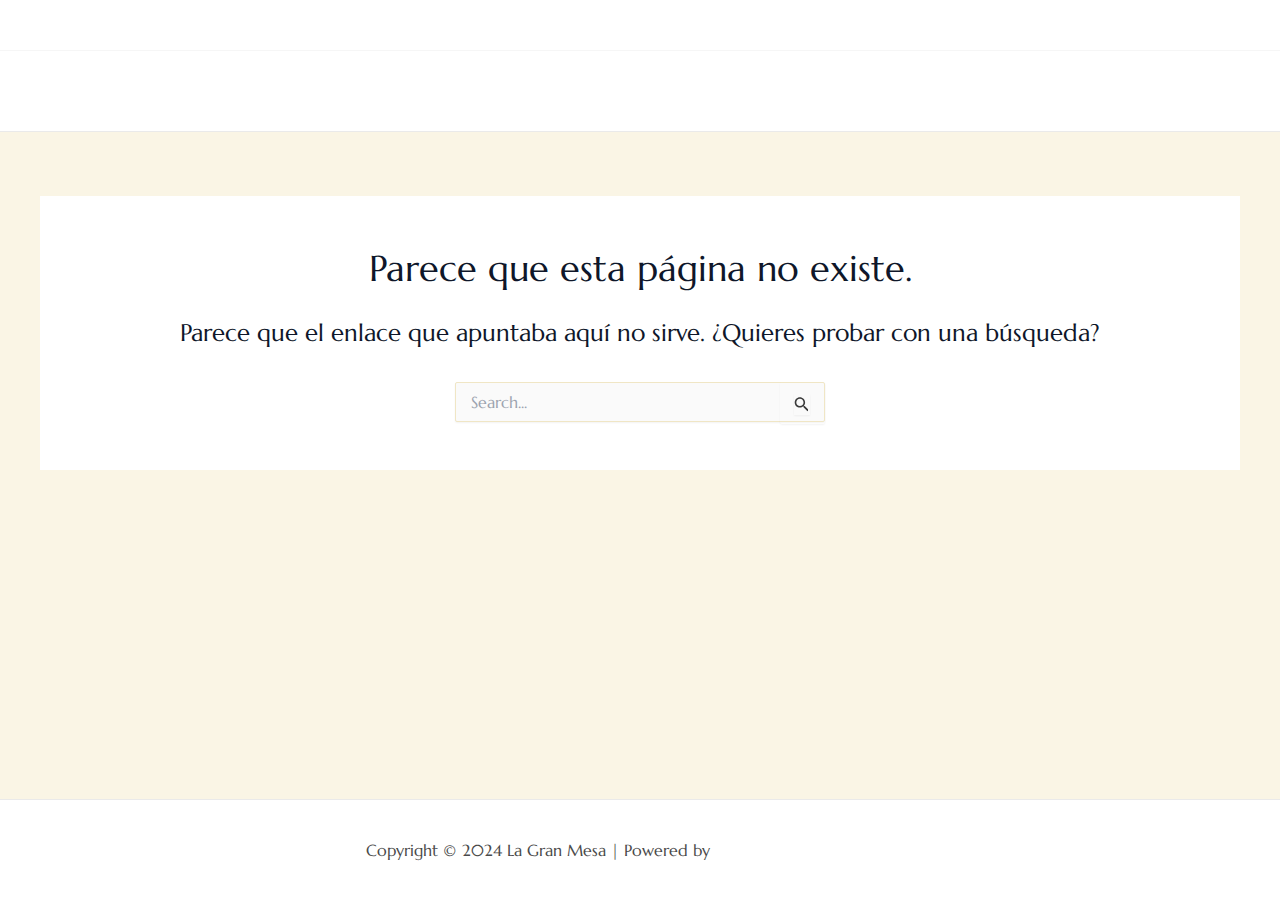
<file: 404/index.html>
<!DOCTYPE html>
<html lang="es-CO">
<head>
<meta charset="UTF-8">
<meta name="viewport" content="width=device-width, initial-scale=1">
	 <link rel="profile" href="https://gmpg.org/xfn/11"> 
	 <title>No se encontró la página &#8211; La Gran Mesa</title>
<meta name="robots" content="noindex, nofollow">
<link rel="dns-prefetch" href="//fonts.googleapis.com">
<link rel="alternate" type="application/rss+xml" title="La Gran Mesa &raquo; Feed" href="https://elccarsas.github.io/Portafolio-Wilmar/feed/">
<link rel="alternate" type="application/rss+xml" title="La Gran Mesa &raquo; RSS de los comentarios" href="https://elccarsas.github.io/Portafolio-Wilmar/comments/feed/">
<script>
window._wpemojiSettings = {"baseUrl":"https:\/\/s.w.org\/images\/core\/emoji\/15.0.3\/72x72\/","ext":".png","svgUrl":"https:\/\/s.w.org\/images\/core\/emoji\/15.0.3\/svg\/","svgExt":".svg","source":{"concatemoji":"https:\/\/elccarsas.github.io\/Portafolio-Wilmar\/wp-includes\/js\/wp-emoji-release.min.js?ver=6.6.1"}};
/*! This file is auto-generated */
!function(i,n){var o,s,e;function c(e){try{var t={supportTests:e,timestamp:(new Date).valueOf()};sessionStorage.setItem(o,JSON.stringify(t))}catch(e){}}function p(e,t,n){e.clearRect(0,0,e.canvas.width,e.canvas.height),e.fillText(t,0,0);var t=new Uint32Array(e.getImageData(0,0,e.canvas.width,e.canvas.height).data),r=(e.clearRect(0,0,e.canvas.width,e.canvas.height),e.fillText(n,0,0),new Uint32Array(e.getImageData(0,0,e.canvas.width,e.canvas.height).data));return t.every(function(e,t){return e===r[t]})}function u(e,t,n){switch(t){case"flag":return n(e,"🏳️‍⚧️","🏳️​⚧️")?!1:!n(e,"🇺🇳","🇺​🇳")&&!n(e,"🏴󠁧󠁢󠁥󠁮󠁧󠁿","🏴​󠁧​󠁢​󠁥​󠁮​󠁧​󠁿");case"emoji":return!n(e,"🐦‍⬛","🐦​⬛")}return!1}function f(e,t,n){var r="undefined"!=typeof WorkerGlobalScope&&self instanceof WorkerGlobalScope?new OffscreenCanvas(300,150):i.createElement("canvas"),a=r.getContext("2d",{willReadFrequently:!0}),o=(a.textBaseline="top",a.font="600 32px Arial",{});return e.forEach(function(e){o[e]=t(a,e,n)}),o}function t(e){var t=i.createElement("script");t.src=e,t.defer=!0,i.head.appendChild(t)}"undefined"!=typeof Promise&&(o="wpEmojiSettingsSupports",s=["flag","emoji"],n.supports={everything:!0,everythingExceptFlag:!0},e=new Promise(function(e){i.addEventListener("DOMContentLoaded",e,{once:!0})}),new Promise(function(t){var n=function(){try{var e=JSON.parse(sessionStorage.getItem(o));if("object"==typeof e&&"number"==typeof e.timestamp&&(new Date).valueOf()<e.timestamp+604800&&"object"==typeof e.supportTests)return e.supportTests}catch(e){}return null}();if(!n){if("undefined"!=typeof Worker&&"undefined"!=typeof OffscreenCanvas&&"undefined"!=typeof URL&&URL.createObjectURL&&"undefined"!=typeof Blob)try{var e="postMessage("+f.toString()+"("+[JSON.stringify(s),u.toString(),p.toString()].join(",")+"));",r=new Blob([e],{type:"text/javascript"}),a=new Worker(URL.createObjectURL(r),{name:"wpTestEmojiSupports"});return void(a.onmessage=function(e){c(n=e.data),a.terminate(),t(n)})}catch(e){}c(n=f(s,u,p))}t(n)}).then(function(e){for(var t in e)n.supports[t]=e[t],n.supports.everything=n.supports.everything&&n.supports[t],"flag"!==t&&(n.supports.everythingExceptFlag=n.supports.everythingExceptFlag&&n.supports[t]);n.supports.everythingExceptFlag=n.supports.everythingExceptFlag&&!n.supports.flag,n.DOMReady=!1,n.readyCallback=function(){n.DOMReady=!0}}).then(function(){return e}).then(function(){var e;n.supports.everything||(n.readyCallback(),(e=n.source||{}).concatemoji?t(e.concatemoji):e.wpemoji&&e.twemoji&&(t(e.twemoji),t(e.wpemoji)))}))}((window,document),window._wpemojiSettings);
</script>
<link rel="stylesheet" id="astra-theme-css-css" href="https://elccarsas.github.io/Portafolio-Wilmar/wp-content/themes/astra/assets/css/minified/main.min.css?ver=4.7.3" media="all">
<style id="astra-theme-css-inline-css">:root{--ast-post-nav-space:0;--ast-container-default-xlg-padding:2.5em;--ast-container-default-lg-padding:2.5em;--ast-container-default-slg-padding:2em;--ast-container-default-md-padding:2.5em;--ast-container-default-sm-padding:2.5em;--ast-container-default-xs-padding:2.4em;--ast-container-default-xxs-padding:1.8em;--ast-code-block-background:#ECEFF3;--ast-comment-inputs-background:#F9FAFB;--ast-normal-container-width:1200px;--ast-narrow-container-width:750px;--ast-blog-title-font-weight:600;--ast-blog-meta-weight:600;}html{font-size:100%;}a{color:var(--ast-global-color-5);}a:hover,a:focus{color:var(--ast-global-color-1);}body,button,input,select,textarea,.ast-button,.ast-custom-button{font-family:'Marcellus',serif;font-weight:400;font-size:16px;font-size:1rem;line-height:var(--ast-body-line-height,1.65);}blockquote{color:var(--ast-global-color-3);}h1,.entry-content h1,h2,.entry-content h2,h3,.entry-content h3,h4,.entry-content h4,h5,.entry-content h5,h6,.entry-content h6,.site-title,.site-title a{font-family:'Marcellus',serif;}.ast-site-identity .site-title a{color:var(--ast-global-color-5);}.ast-site-identity .site-title a:hover{color:var(--ast-global-color-5);}.site-title{font-size:26px;font-size:1.625rem;display:block;}.site-header .site-description{font-size:15px;font-size:0.9375rem;display:none;}.entry-title{font-size:20px;font-size:1.25rem;}.ast-blog-single-element.ast-taxonomy-container a{font-size:14px;font-size:0.875rem;}.ast-blog-meta-container{font-size:13px;font-size:0.8125rem;}.archive .ast-article-post .ast-article-inner,.blog .ast-article-post .ast-article-inner,.archive .ast-article-post .ast-article-inner:hover,.blog .ast-article-post .ast-article-inner:hover{border-top-left-radius:6px;border-top-right-radius:6px;border-bottom-right-radius:6px;border-bottom-left-radius:6px;overflow:hidden;}h1,.entry-content h1{font-size:36px;font-size:2.25rem;font-family:'Marcellus',serif;line-height:1.4em;}h2,.entry-content h2{font-size:30px;font-size:1.875rem;font-family:'Marcellus',serif;line-height:1.3em;}h3,.entry-content h3{font-size:24px;font-size:1.5rem;font-family:'Marcellus',serif;line-height:1.3em;}h4,.entry-content h4{font-size:20px;font-size:1.25rem;line-height:1.2em;font-family:'Marcellus',serif;}h5,.entry-content h5{font-size:18px;font-size:1.125rem;line-height:1.2em;font-family:'Marcellus',serif;}h6,.entry-content h6{font-size:16px;font-size:1rem;line-height:1.25em;font-family:'Marcellus',serif;}::selection{background-color:var(--ast-global-color-0);color:#000000;}body,h1,.entry-title a,.entry-content h1,h2,.entry-content h2,h3,.entry-content h3,h4,.entry-content h4,h5,.entry-content h5,h6,.entry-content h6{color:var(--ast-global-color-3);}.tagcloud a:hover,.tagcloud a:focus,.tagcloud a.current-item{color:#000000;border-color:var(--ast-global-color-5);background-color:var(--ast-global-color-5);}input:focus,input[type="text"]:focus,input[type="email"]:focus,input[type="url"]:focus,input[type="password"]:focus,input[type="reset"]:focus,input[type="search"]:focus,textarea:focus{border-color:var(--ast-global-color-5);}input[type="radio"]:checked,input[type=reset],input[type="checkbox"]:checked,input[type="checkbox"]:hover:checked,input[type="checkbox"]:focus:checked,input[type=range]::-webkit-slider-thumb{border-color:var(--ast-global-color-5);background-color:var(--ast-global-color-5);box-shadow:none;}.site-footer a:hover + .post-count,.site-footer a:focus + .post-count{background:var(--ast-global-color-5);border-color:var(--ast-global-color-5);}.single .nav-links .nav-previous,.single .nav-links .nav-next{color:var(--ast-global-color-5);}.entry-meta,.entry-meta *{line-height:1.45;color:var(--ast-global-color-5);}.entry-meta a:not(.ast-button):hover,.entry-meta a:not(.ast-button):hover *,.entry-meta a:not(.ast-button):focus,.entry-meta a:not(.ast-button):focus *,.page-links > .page-link,.page-links .page-link:hover,.post-navigation a:hover{color:var(--ast-global-color-1);}#cat option,.secondary .calendar_wrap thead a,.secondary .calendar_wrap thead a:visited{color:var(--ast-global-color-5);}.secondary .calendar_wrap #today,.ast-progress-val span{background:var(--ast-global-color-5);}.secondary a:hover + .post-count,.secondary a:focus + .post-count{background:var(--ast-global-color-5);border-color:var(--ast-global-color-5);}.calendar_wrap #today > a{color:#000000;}.page-links .page-link,.single .post-navigation a{color:var(--ast-global-color-3);}.ast-search-menu-icon .search-form button.search-submit{padding:0 4px;}.ast-search-menu-icon form.search-form{padding-right:0;}.ast-search-menu-icon.slide-search input.search-field{width:0;}.ast-header-search .ast-search-menu-icon.ast-dropdown-active .search-form,.ast-header-search .ast-search-menu-icon.ast-dropdown-active .search-field:focus{transition:all 0.2s;}.search-form input.search-field:focus{outline:none;}.ast-search-menu-icon .search-form button.search-submit:focus,.ast-theme-transparent-header .ast-header-search .ast-dropdown-active .ast-icon,.ast-theme-transparent-header .ast-inline-search .search-field:focus .ast-icon{color:var(--ast-global-color-1);}.ast-header-search .slide-search .search-form{border:2px solid var(--ast-global-color-0);}.ast-header-search .slide-search .search-field{background-color:#fff;}.ast-archive-title{color:var(--ast-global-color-2);}.widget-title{font-size:22px;font-size:1.375rem;color:var(--ast-global-color-2);}.single .ast-author-details .author-title{color:var(--ast-global-color-1);}.ast-single-post .entry-content a,.ast-comment-content a:not(.ast-comment-edit-reply-wrap a){text-decoration:underline;}.ast-single-post .elementor-button-wrapper .elementor-button,.ast-single-post .entry-content .uagb-tab a,.ast-single-post .entry-content .uagb-ifb-cta a,.ast-single-post .entry-content .uabb-module-content a,.ast-single-post .entry-content .uagb-post-grid a,.ast-single-post .entry-content .uagb-timeline a,.ast-single-post .entry-content .uagb-toc__wrap a,.ast-single-post .entry-content .uagb-taxomony-box a,.ast-single-post .entry-content .woocommerce a,.entry-content .wp-block-latest-posts > li > a,.ast-single-post .entry-content .wp-block-file__button,li.ast-post-filter-single,.ast-single-post .ast-comment-content .comment-reply-link,.ast-single-post .ast-comment-content .comment-edit-link{text-decoration:none;}.ast-search-menu-icon.slide-search a:focus-visible:focus-visible,.astra-search-icon:focus-visible,#close:focus-visible,a:focus-visible,.ast-menu-toggle:focus-visible,.site .skip-link:focus-visible,.wp-block-loginout input:focus-visible,.wp-block-search.wp-block-search__button-inside .wp-block-search__inside-wrapper,.ast-header-navigation-arrow:focus-visible,.woocommerce .wc-proceed-to-checkout > .checkout-button:focus-visible,.woocommerce .woocommerce-MyAccount-navigation ul li a:focus-visible,.ast-orders-table__row .ast-orders-table__cell:focus-visible,.woocommerce .woocommerce-order-details .order-again > .button:focus-visible,.woocommerce .woocommerce-message a.button.wc-forward:focus-visible,.woocommerce #minus_qty:focus-visible,.woocommerce #plus_qty:focus-visible,a#ast-apply-coupon:focus-visible,.woocommerce .woocommerce-info a:focus-visible,.woocommerce .astra-shop-summary-wrap a:focus-visible,.woocommerce a.wc-forward:focus-visible,#ast-apply-coupon:focus-visible,.woocommerce-js .woocommerce-mini-cart-item a.remove:focus-visible,#close:focus-visible,.button.search-submit:focus-visible,#search_submit:focus,.normal-search:focus-visible,.ast-header-account-wrap:focus-visible{outline-style:dotted;outline-color:inherit;outline-width:thin;}input:focus,input[type="text"]:focus,input[type="email"]:focus,input[type="url"]:focus,input[type="password"]:focus,input[type="reset"]:focus,input[type="search"]:focus,input[type="number"]:focus,textarea:focus,.wp-block-search__input:focus,[data-section="section-header-mobile-trigger"] .ast-button-wrap .ast-mobile-menu-trigger-minimal:focus,.ast-mobile-popup-drawer.active .menu-toggle-close:focus,.woocommerce-ordering select.orderby:focus,#ast-scroll-top:focus,#coupon_code:focus,.woocommerce-page #comment:focus,.woocommerce #reviews #respond input#submit:focus,.woocommerce a.add_to_cart_button:focus,.woocommerce .button.single_add_to_cart_button:focus,.woocommerce .woocommerce-cart-form button:focus,.woocommerce .woocommerce-cart-form__cart-item .quantity .qty:focus,.woocommerce .woocommerce-billing-fields .woocommerce-billing-fields__field-wrapper .woocommerce-input-wrapper > .input-text:focus,.woocommerce #order_comments:focus,.woocommerce #place_order:focus,.woocommerce .woocommerce-address-fields .woocommerce-address-fields__field-wrapper .woocommerce-input-wrapper > .input-text:focus,.woocommerce .woocommerce-MyAccount-content form button:focus,.woocommerce .woocommerce-MyAccount-content .woocommerce-EditAccountForm .woocommerce-form-row .woocommerce-Input.input-text:focus,.woocommerce .ast-woocommerce-container .woocommerce-pagination ul.page-numbers li a:focus,body #content .woocommerce form .form-row .select2-container--default .select2-selection--single:focus,#ast-coupon-code:focus,.woocommerce.woocommerce-js .quantity input[type=number]:focus,.woocommerce-js .woocommerce-mini-cart-item .quantity input[type=number]:focus,.woocommerce p#ast-coupon-trigger:focus{border-style:dotted;border-color:inherit;border-width:thin;}input{outline:none;}.ast-logo-title-inline .site-logo-img{padding-right:1em;}body .ast-oembed-container *{position:absolute;top:0;width:100%;height:100%;left:0;}body .wp-block-embed-pocket-casts .ast-oembed-container *{position:unset;}.ast-single-post-featured-section + article {margin-top: 2em;}.site-content .ast-single-post-featured-section img {width: 100%;overflow: hidden;object-fit: cover;}.ast-separate-container .site-content .ast-single-post-featured-section + article {margin-top: -80px;z-index: 9;position: relative;border-radius: 4px;}@media (min-width: 922px) {.ast-no-sidebar .site-content .ast-article-image-container--wide {margin-left: -120px;margin-right: -120px;max-width: unset;width: unset;}.ast-left-sidebar .site-content .ast-article-image-container--wide,.ast-right-sidebar .site-content .ast-article-image-container--wide {margin-left: -10px;margin-right: -10px;}.site-content .ast-article-image-container--full {margin-left: calc( -50vw + 50%);margin-right: calc( -50vw + 50%);max-width: 100vw;width: 100vw;}.ast-left-sidebar .site-content .ast-article-image-container--full,.ast-right-sidebar .site-content .ast-article-image-container--full {margin-left: -10px;margin-right: -10px;max-width: inherit;width: auto;}}.site > .ast-single-related-posts-container {margin-top: 0;}@media (min-width: 922px) {.ast-desktop .ast-container--narrow {max-width: var(--ast-narrow-container-width);margin: 0 auto;}}input[type="text"],input[type="number"],input[type="email"],input[type="url"],input[type="password"],input[type="search"],input[type=reset],input[type=tel],input[type=date],select,textarea{font-size:16px;font-style:normal;font-weight:400;line-height:24px;width:100%;padding:12px 16px;border-radius:4px;box-shadow:0px 1px 2px 0px rgba(0,0,0,0.05);color:var(--ast-form-input-text,#475569);}input[type="text"],input[type="number"],input[type="email"],input[type="url"],input[type="password"],input[type="search"],input[type=reset],input[type=tel],input[type=date],select{height:40px;}input[type="date"]{border-width:1px;border-style:solid;border-color:var(--ast-border-color);}input[type="text"]:focus,input[type="number"]:focus,input[type="email"]:focus,input[type="url"]:focus,input[type="password"]:focus,input[type="search"]:focus,input[type=reset]:focus,input[type="tel"]:focus,input[type="date"]:focus,select:focus,textarea:focus{border-color:#046BD2;box-shadow:none;outline:none;color:var(--ast-form-input-focus-text,#475569);}label,legend{color:#111827;font-size:14px;font-style:normal;font-weight:500;line-height:20px;}select{padding:6px 10px;}fieldset{padding:30px;border-radius:4px;}button,.ast-button,.button,input[type="button"],input[type="reset"],input[type="submit"]{border-radius:4px;box-shadow:0px 1px 2px 0px rgba(0,0,0,0.05);}:root{--ast-comment-inputs-background:#FFF;}::placeholder{color:var(--ast-form-field-color,#9CA3AF);}::-ms-input-placeholder{color:var(--ast-form-field-color,#9CA3AF);}@media (max-width:921.9px){#ast-desktop-header{display:none;}}@media (min-width:922px){#ast-mobile-header{display:none;}}.wp-block-buttons.aligncenter{justify-content:center;}.wp-block-button.is-style-outline .wp-block-button__link{border-color:var(--ast-global-color-0);border-top-width:1px;border-right-width:1px;border-bottom-width:1px;border-left-width:1px;}div.wp-block-button.is-style-outline > .wp-block-button__link:not(.has-text-color),div.wp-block-button.wp-block-button__link.is-style-outline:not(.has-text-color){color:var(--ast-global-color-0);}.wp-block-button.is-style-outline .wp-block-button__link:hover,.wp-block-buttons .wp-block-button.is-style-outline .wp-block-button__link:focus,.wp-block-buttons .wp-block-button.is-style-outline > .wp-block-button__link:not(.has-text-color):hover,.wp-block-buttons .wp-block-button.wp-block-button__link.is-style-outline:not(.has-text-color):hover{color:#000000;background-color:var(--ast-global-color-1);border-color:var(--ast-global-color-1);}.post-page-numbers.current .page-link,.ast-pagination .page-numbers.current{color:#000000;border-color:var(--ast-global-color-0);background-color:var(--ast-global-color-0);}.wp-block-button.is-style-outline .wp-block-button__link{border-top-width:1px;border-right-width:1px;border-bottom-width:1px;border-left-width:1px;}.wp-block-buttons .wp-block-button.is-style-outline .wp-block-button__link.wp-element-button,.ast-outline-button,.wp-block-uagb-buttons-child .uagb-buttons-repeater.ast-outline-button{border-color:var(--ast-global-color-0);border-top-width:0px;border-right-width:0px;border-bottom-width:0px;border-left-width:0px;font-family:inherit;font-weight:500;font-size:16px;font-size:1rem;line-height:1em;padding-top:10px;padding-right:20px;padding-bottom:10px;padding-left:20px;border-top-left-radius:0px;border-top-right-radius:0px;border-bottom-right-radius:0px;border-bottom-left-radius:0px;}.wp-block-buttons .wp-block-button.is-style-outline > .wp-block-button__link:not(.has-text-color),.wp-block-buttons .wp-block-button.wp-block-button__link.is-style-outline:not(.has-text-color),.ast-outline-button{color:var(--ast-global-color-0);}.wp-block-button.is-style-outline .wp-block-button__link:hover,.wp-block-buttons .wp-block-button.is-style-outline .wp-block-button__link:focus,.wp-block-buttons .wp-block-button.is-style-outline > .wp-block-button__link:not(.has-text-color):hover,.wp-block-buttons .wp-block-button.wp-block-button__link.is-style-outline:not(.has-text-color):hover,.ast-outline-button:hover,.ast-outline-button:focus,.wp-block-uagb-buttons-child .uagb-buttons-repeater.ast-outline-button:hover,.wp-block-uagb-buttons-child .uagb-buttons-repeater.ast-outline-button:focus{color:#000000;background-color:var(--ast-global-color-1);border-color:var(--ast-global-color-1);}.ast-single-post .entry-content a.ast-outline-button,.ast-single-post .entry-content .is-style-outline>.wp-block-button__link{text-decoration:none;}.wp-block-buttons .wp-block-button .wp-block-button__link.is-style-outline:not(.has-background),.wp-block-buttons .wp-block-button.is-style-outline>.wp-block-button__link:not(.has-background),.ast-outline-button{background-color:var(--ast-global-color-0);color:#000000;}.uagb-buttons-repeater.ast-outline-button{border-radius:9999px;}.entry-content[ast-blocks-layout] > figure{margin-bottom:1em;}h1.widget-title{font-weight:inherit;}h2.widget-title{font-weight:inherit;}h3.widget-title{font-weight:inherit;}#page{display:flex;flex-direction:column;min-height:100vh;}.ast-404-layout-1 h1.page-title{color:var(--ast-global-color-2);}.single .post-navigation a{line-height:1em;height:inherit;}.error-404 .page-sub-title{font-size:1.5rem;font-weight:inherit;}.search .site-content .content-area .search-form{margin-bottom:0;}#page .site-content{flex-grow:1;}.widget{margin-bottom:1.25em;}#secondary li{line-height:1.5em;}#secondary .wp-block-group h2{margin-bottom:0.7em;}#secondary h2{font-size:1.7rem;}.ast-separate-container .ast-article-post,.ast-separate-container .ast-article-single,.ast-separate-container .comment-respond{padding:3em;}.ast-separate-container .ast-article-single .ast-article-single{padding:0;}.ast-article-single .wp-block-post-template-is-layout-grid{padding-left:0;}.ast-separate-container .comments-title,.ast-narrow-container .comments-title{padding:1.5em 2em;}.ast-page-builder-template .comment-form-textarea,.ast-comment-formwrap .ast-grid-common-col{padding:0;}.ast-comment-formwrap{padding:0;display:inline-flex;column-gap:20px;width:100%;margin-left:0;margin-right:0;}.comments-area textarea#comment:focus,.comments-area textarea#comment:active,.comments-area .ast-comment-formwrap input[type="text"]:focus,.comments-area .ast-comment-formwrap input[type="text"]:active {box-shadow:none;outline:none;}.archive.ast-page-builder-template .entry-header{margin-top:2em;}.ast-page-builder-template .ast-comment-formwrap{width:100%;}.entry-title{margin-bottom:0.6em;}.ast-archive-description p{font-size:inherit;font-weight:inherit;line-height:inherit;}.ast-separate-container .ast-comment-list li.depth-1,.hentry{margin-bottom:1.5em;}.site-content section.ast-archive-description{margin-bottom:2em;}@media (min-width:921px){.ast-left-sidebar.ast-page-builder-template #secondary,.archive.ast-right-sidebar.ast-page-builder-template .site-main{padding-left:20px;padding-right:20px;}}@media (max-width:544px){.ast-comment-formwrap.ast-row{column-gap:10px;display:inline-block;}#ast-commentform .ast-grid-common-col{position:relative;width:100%;}}@media (min-width:1201px){.ast-separate-container .ast-article-post,.ast-separate-container .ast-article-single,.ast-separate-container .ast-author-box,.ast-separate-container .ast-404-layout-1,.ast-separate-container .no-results{padding:3em;}}@media (max-width:921px){.ast-separate-container #primary,.ast-separate-container #secondary{padding:1.5em 0;}#primary,#secondary{padding:1.5em 0;margin:0;}.ast-left-sidebar #content > .ast-container{display:flex;flex-direction:column-reverse;width:100%;}}@media (min-width:922px){.ast-separate-container.ast-right-sidebar #primary,.ast-separate-container.ast-left-sidebar #primary{border:0;}.search-no-results.ast-separate-container #primary{margin-bottom:4em;}}.ast-404-layout-1 .ast-404-text{font-size:200px;font-size:12.5rem;}@media (min-width:922px){.error404.ast-separate-container #primary{margin-bottom:4em;}}@media (max-width:920px){.ast-404-layout-1 .ast-404-text{font-size:100px;font-size:6.25rem;}}.wp-block-button .wp-block-button__link{color:var(--ast-global-color-0);}.wp-block-button .wp-block-button__link:hover,.wp-block-button .wp-block-button__link:focus{color:#000000;background-color:var(--ast-global-color-1);border-color:var(--ast-global-color-1);}.wp-block-button .wp-block-button__link,.wp-block-search .wp-block-search__button,body .wp-block-file .wp-block-file__button{border-style:solid;border-top-width:1px;border-right-width:1px;border-left-width:1px;border-bottom-width:1px;border-color:var(--ast-global-color-0);background-color:transparent;color:var(--ast-global-color-0);font-family:inherit;font-weight:500;line-height:1em;font-size:16px;font-size:1rem;border-top-left-radius:0px;border-top-right-radius:0px;border-bottom-right-radius:0px;border-bottom-left-radius:0px;padding-top:10px;padding-right:20px;padding-bottom:10px;padding-left:20px;}.ast-single-post .entry-content .wp-block-button .wp-block-button__link,.ast-single-post .entry-content .wp-block-search .wp-block-search__button,body .entry-content .wp-block-file .wp-block-file__button{text-decoration:none;}.menu-toggle,button,.ast-button,.ast-custom-button,.button,input#submit,input[type="button"],input[type="submit"],input[type="reset"],#comments .submit,.search .search-submit,form[CLASS*="wp-block-search__"].wp-block-search .wp-block-search__inside-wrapper .wp-block-search__button,body .wp-block-file .wp-block-file__button,.search .search-submit,.woocommerce-js a.button,.woocommerce button.button,.woocommerce .woocommerce-message a.button,.woocommerce #respond input#submit.alt,.woocommerce input.button.alt,.woocommerce input.button,.woocommerce input.button:disabled,.woocommerce input.button:disabled[disabled],.woocommerce input.button:disabled:hover,.woocommerce input.button:disabled[disabled]:hover,.woocommerce #respond input#submit,.woocommerce button.button.alt.disabled,.wc-block-grid__products .wc-block-grid__product .wp-block-button__link,.wc-block-grid__product-onsale,[CLASS*="wc-block"] button,.woocommerce-js .astra-cart-drawer .astra-cart-drawer-content .woocommerce-mini-cart__buttons .button:not(.checkout):not(.ast-continue-shopping),.woocommerce-js .astra-cart-drawer .astra-cart-drawer-content .woocommerce-mini-cart__buttons a.checkout,.woocommerce button.button.alt.disabled.wc-variation-selection-needed,[CLASS*="wc-block"] .wc-block-components-button{border-style:solid;border-top-width:1px;border-right-width:1px;border-left-width:1px;border-bottom-width:1px;color:var(--ast-global-color-0);border-color:var(--ast-global-color-0);background-color:transparent;padding-top:10px;padding-right:20px;padding-bottom:10px;padding-left:20px;font-family:inherit;font-weight:500;font-size:16px;font-size:1rem;line-height:1em;border-top-left-radius:0px;border-top-right-radius:0px;border-bottom-right-radius:0px;border-bottom-left-radius:0px;}button:focus,.menu-toggle:hover,button:hover,.ast-button:hover,.ast-custom-button:hover .button:hover,.ast-custom-button:hover ,input[type=reset]:hover,input[type=reset]:focus,input#submit:hover,input#submit:focus,input[type="button"]:hover,input[type="button"]:focus,input[type="submit"]:hover,input[type="submit"]:focus,form[CLASS*="wp-block-search__"].wp-block-search .wp-block-search__inside-wrapper .wp-block-search__button:hover,form[CLASS*="wp-block-search__"].wp-block-search .wp-block-search__inside-wrapper .wp-block-search__button:focus,body .wp-block-file .wp-block-file__button:hover,body .wp-block-file .wp-block-file__button:focus,.woocommerce-js a.button:hover,.woocommerce button.button:hover,.woocommerce .woocommerce-message a.button:hover,.woocommerce #respond input#submit:hover,.woocommerce #respond input#submit.alt:hover,.woocommerce input.button.alt:hover,.woocommerce input.button:hover,.woocommerce button.button.alt.disabled:hover,.wc-block-grid__products .wc-block-grid__product .wp-block-button__link:hover,[CLASS*="wc-block"] button:hover,.woocommerce-js .astra-cart-drawer .astra-cart-drawer-content .woocommerce-mini-cart__buttons .button:not(.checkout):not(.ast-continue-shopping):hover,.woocommerce-js .astra-cart-drawer .astra-cart-drawer-content .woocommerce-mini-cart__buttons a.checkout:hover,.woocommerce button.button.alt.disabled.wc-variation-selection-needed:hover,[CLASS*="wc-block"] .wc-block-components-button:hover,[CLASS*="wc-block"] .wc-block-components-button:focus{color:#000000;background-color:var(--ast-global-color-1);border-color:var(--ast-global-color-1);}form[CLASS*="wp-block-search__"].wp-block-search .wp-block-search__inside-wrapper .wp-block-search__button.has-icon{padding-top:calc(10px - 3px);padding-right:calc(20px - 3px);padding-bottom:calc(10px - 3px);padding-left:calc(20px - 3px);}@media (max-width:921px){.ast-mobile-header-stack .main-header-bar .ast-search-menu-icon{display:inline-block;}.ast-header-break-point.ast-header-custom-item-outside .ast-mobile-header-stack .main-header-bar .ast-search-icon{margin:0;}.ast-comment-avatar-wrap img{max-width:2.5em;}.ast-comment-meta{padding:0 1.8888em 1.3333em;}}@media (min-width:544px){.ast-container{max-width:100%;}}@media (max-width:544px){.ast-separate-container .ast-article-post,.ast-separate-container .ast-article-single,.ast-separate-container .comments-title,.ast-separate-container .ast-archive-description{padding:1.5em 1em;}.ast-separate-container #content .ast-container{padding-left:0.54em;padding-right:0.54em;}.ast-separate-container .ast-comment-list .bypostauthor{padding:.5em;}.ast-search-menu-icon.ast-dropdown-active .search-field{width:170px;}} #ast-mobile-header .ast-site-header-cart-li a{pointer-events:none;} #ast-desktop-header .ast-site-header-cart-li a{pointer-events:none;}.ast-separate-container{background-color:var(--ast-global-color-4);background-image:none;}@media (max-width:921px){.site-title{display:block;}.site-header .site-description{display:none;}h1,.entry-content h1{font-size:30px;}h2,.entry-content h2{font-size:25px;}h3,.entry-content h3{font-size:20px;}}@media (max-width:544px){.site-title{display:block;}.site-header .site-description{display:none;}h1,.entry-content h1{font-size:30px;}h2,.entry-content h2{font-size:25px;}h3,.entry-content h3{font-size:20px;}}@media (max-width:921px){html{font-size:91.2%;}}@media (max-width:544px){html{font-size:91.2%;}}@media (min-width:922px){.ast-container{max-width:1240px;}}@media (min-width:922px){.site-content .ast-container{display:flex;}}@media (max-width:921px){.site-content .ast-container{flex-direction:column;}}@media (min-width:922px){.main-header-menu .sub-menu .menu-item.ast-left-align-sub-menu:hover > .sub-menu,.main-header-menu .sub-menu .menu-item.ast-left-align-sub-menu.focus > .sub-menu{margin-left:-0px;}}.entry-content li > p{margin-bottom:0;}.site .comments-area{padding-bottom:2em;margin-top:2em;}.wp-block-file {display: flex;align-items: center;flex-wrap: wrap;justify-content: space-between;}.wp-block-pullquote {border: none;}.wp-block-pullquote blockquote::before {content: "\201D";font-family: "Helvetica",sans-serif;display: flex;transform: rotate( 180deg );font-size: 6rem;font-style: normal;line-height: 1;font-weight: bold;align-items: center;justify-content: center;}.has-text-align-right > blockquote::before {justify-content: flex-start;}.has-text-align-left > blockquote::before {justify-content: flex-end;}figure.wp-block-pullquote.is-style-solid-color blockquote {max-width: 100%;text-align: inherit;}html body {--wp--custom--ast-default-block-top-padding: 3em;--wp--custom--ast-default-block-right-padding: 3em;--wp--custom--ast-default-block-bottom-padding: 3em;--wp--custom--ast-default-block-left-padding: 3em;--wp--custom--ast-container-width: 1200px;--wp--custom--ast-content-width-size: 1200px;--wp--custom--ast-wide-width-size: calc(1200px + var(--wp--custom--ast-default-block-left-padding) + var(--wp--custom--ast-default-block-right-padding));}.ast-narrow-container {--wp--custom--ast-content-width-size: 750px;--wp--custom--ast-wide-width-size: 750px;}@media(max-width: 921px) {html body {--wp--custom--ast-default-block-top-padding: 3em;--wp--custom--ast-default-block-right-padding: 2em;--wp--custom--ast-default-block-bottom-padding: 3em;--wp--custom--ast-default-block-left-padding: 2em;}}@media(max-width: 544px) {html body {--wp--custom--ast-default-block-top-padding: 3em;--wp--custom--ast-default-block-right-padding: 1.5em;--wp--custom--ast-default-block-bottom-padding: 3em;--wp--custom--ast-default-block-left-padding: 1.5em;}}.entry-content > .wp-block-group,.entry-content > .wp-block-cover,.entry-content > .wp-block-columns {padding-top: var(--wp--custom--ast-default-block-top-padding);padding-right: var(--wp--custom--ast-default-block-right-padding);padding-bottom: var(--wp--custom--ast-default-block-bottom-padding);padding-left: var(--wp--custom--ast-default-block-left-padding);}.ast-plain-container.ast-no-sidebar .entry-content > .alignfull,.ast-page-builder-template .ast-no-sidebar .entry-content > .alignfull {margin-left: calc( -50vw + 50%);margin-right: calc( -50vw + 50%);max-width: 100vw;width: 100vw;}.ast-plain-container.ast-no-sidebar .entry-content .alignfull .alignfull,.ast-page-builder-template.ast-no-sidebar .entry-content .alignfull .alignfull,.ast-plain-container.ast-no-sidebar .entry-content .alignfull .alignwide,.ast-page-builder-template.ast-no-sidebar .entry-content .alignfull .alignwide,.ast-plain-container.ast-no-sidebar .entry-content .alignwide .alignfull,.ast-page-builder-template.ast-no-sidebar .entry-content .alignwide .alignfull,.ast-plain-container.ast-no-sidebar .entry-content .alignwide .alignwide,.ast-page-builder-template.ast-no-sidebar .entry-content .alignwide .alignwide,.ast-plain-container.ast-no-sidebar .entry-content .wp-block-column .alignfull,.ast-page-builder-template.ast-no-sidebar .entry-content .wp-block-column .alignfull,.ast-plain-container.ast-no-sidebar .entry-content .wp-block-column .alignwide,.ast-page-builder-template.ast-no-sidebar .entry-content .wp-block-column .alignwide {margin-left: auto;margin-right: auto;width: 100%;}[ast-blocks-layout] .wp-block-separator:not(.is-style-dots) {height: 0;}[ast-blocks-layout] .wp-block-separator {margin: 20px auto;}[ast-blocks-layout] .wp-block-separator:not(.is-style-wide):not(.is-style-dots) {max-width: 100px;}[ast-blocks-layout] .wp-block-separator.has-background {padding: 0;}.entry-content[ast-blocks-layout] > * {max-width: var(--wp--custom--ast-content-width-size);margin-left: auto;margin-right: auto;}.entry-content[ast-blocks-layout] > .alignwide {max-width: var(--wp--custom--ast-wide-width-size);}.entry-content[ast-blocks-layout] .alignfull {max-width: none;}.entry-content .wp-block-columns {margin-bottom: 0;}blockquote {margin: 1.5em;border-color: rgba(0,0,0,0.05);}.wp-block-quote:not(.has-text-align-right):not(.has-text-align-center) {border-left: 5px solid rgba(0,0,0,0.05);}.has-text-align-right > blockquote,blockquote.has-text-align-right {border-right: 5px solid rgba(0,0,0,0.05);}.has-text-align-left > blockquote,blockquote.has-text-align-left {border-left: 5px solid rgba(0,0,0,0.05);}.wp-block-site-tagline,.wp-block-latest-posts .read-more {margin-top: 15px;}.wp-block-loginout p label {display: block;}.wp-block-loginout p:not(.login-remember):not(.login-submit) input {width: 100%;}.wp-block-loginout input:focus {border-color: transparent;}.wp-block-loginout input:focus {outline: thin dotted;}.entry-content .wp-block-media-text .wp-block-media-text__content {padding: 0 0 0 8%;}.entry-content .wp-block-media-text.has-media-on-the-right .wp-block-media-text__content {padding: 0 8% 0 0;}.entry-content .wp-block-media-text.has-background .wp-block-media-text__content {padding: 8%;}.entry-content .wp-block-cover:not([class*="background-color"]) .wp-block-cover__inner-container,.entry-content .wp-block-cover:not([class*="background-color"]) .wp-block-cover-image-text,.entry-content .wp-block-cover:not([class*="background-color"]) .wp-block-cover-text,.entry-content .wp-block-cover-image:not([class*="background-color"]) .wp-block-cover__inner-container,.entry-content .wp-block-cover-image:not([class*="background-color"]) .wp-block-cover-image-text,.entry-content .wp-block-cover-image:not([class*="background-color"]) .wp-block-cover-text {color: var(--ast-global-color-5);}.wp-block-loginout .login-remember input {width: 1.1rem;height: 1.1rem;margin: 0 5px 4px 0;vertical-align: middle;}.wp-block-latest-posts > li > *:first-child,.wp-block-latest-posts:not(.is-grid) > li:first-child {margin-top: 0;}.entry-content .wp-block-buttons,.entry-content .wp-block-uagb-buttons {margin-bottom: 1.5em;}.wp-block-search__inside-wrapper .wp-block-search__input {padding: 0 10px;color: var(--ast-global-color-3);background: var(--ast-global-color-5);border-color: var(--ast-border-color);}.wp-block-latest-posts .read-more {margin-bottom: 1.5em;}.wp-block-search__no-button .wp-block-search__inside-wrapper .wp-block-search__input {padding-top: 5px;padding-bottom: 5px;}.wp-block-latest-posts .wp-block-latest-posts__post-date,.wp-block-latest-posts .wp-block-latest-posts__post-author {font-size: 1rem;}.wp-block-latest-posts > li > *,.wp-block-latest-posts:not(.is-grid) > li {margin-top: 12px;margin-bottom: 12px;}.ast-page-builder-template .entry-content[ast-blocks-layout] > *,.ast-page-builder-template .entry-content[ast-blocks-layout] > .alignfull > * {max-width: none;}.ast-page-builder-template .entry-content[ast-blocks-layout] > .alignwide > * {max-width: var(--wp--custom--ast-wide-width-size);}.ast-page-builder-template .entry-content[ast-blocks-layout] > .inherit-container-width > *,.ast-page-builder-template .entry-content[ast-blocks-layout] > * > *,.entry-content[ast-blocks-layout] > .wp-block-cover .wp-block-cover__inner-container {max-width: var(--wp--custom--ast-content-width-size);margin-left: auto;margin-right: auto;}.entry-content[ast-blocks-layout] .wp-block-cover:not(.alignleft):not(.alignright) {width: auto;}@media(max-width: 1200px) {.ast-separate-container .entry-content > .alignfull,.ast-separate-container .entry-content[ast-blocks-layout] > .alignwide,.ast-plain-container .entry-content[ast-blocks-layout] > .alignwide,.ast-plain-container .entry-content .alignfull {margin-left: calc(-1 * min(var(--ast-container-default-xlg-padding),20px)) ;margin-right: calc(-1 * min(var(--ast-container-default-xlg-padding),20px));}}@media(min-width: 1201px) {.ast-separate-container .entry-content > .alignfull {margin-left: calc(-1 * var(--ast-container-default-xlg-padding) );margin-right: calc(-1 * var(--ast-container-default-xlg-padding) );}.ast-separate-container .entry-content[ast-blocks-layout] > .alignwide,.ast-plain-container .entry-content[ast-blocks-layout] > .alignwide {margin-left: calc(-1 * var(--wp--custom--ast-default-block-left-padding) );margin-right: calc(-1 * var(--wp--custom--ast-default-block-right-padding) );}}@media(min-width: 921px) {.ast-separate-container .entry-content .wp-block-group.alignwide:not(.inherit-container-width) > :where(:not(.alignleft):not(.alignright)),.ast-plain-container .entry-content .wp-block-group.alignwide:not(.inherit-container-width) > :where(:not(.alignleft):not(.alignright)) {max-width: calc( var(--wp--custom--ast-content-width-size) + 80px );}.ast-plain-container.ast-right-sidebar .entry-content[ast-blocks-layout] .alignfull,.ast-plain-container.ast-left-sidebar .entry-content[ast-blocks-layout] .alignfull {margin-left: -60px;margin-right: -60px;}}@media(min-width: 544px) {.entry-content > .alignleft {margin-right: 20px;}.entry-content > .alignright {margin-left: 20px;}}@media (max-width:544px){.wp-block-columns .wp-block-column:not(:last-child){margin-bottom:20px;}.wp-block-latest-posts{margin:0;}}@media( max-width: 600px ) {.entry-content .wp-block-media-text .wp-block-media-text__content,.entry-content .wp-block-media-text.has-media-on-the-right .wp-block-media-text__content {padding: 8% 0 0;}.entry-content .wp-block-media-text.has-background .wp-block-media-text__content {padding: 8%;}}.ast-page-builder-template .entry-header {padding-left: 0;}.ast-narrow-container .site-content .wp-block-uagb-image--align-full .wp-block-uagb-image__figure {max-width: 100%;margin-left: auto;margin-right: auto;}.entry-content ul,.entry-content ol {padding: revert;margin: revert;padding-left: 20px;}:root .has-ast-global-color-0-color{color:var(--ast-global-color-0);}:root .has-ast-global-color-0-background-color{background-color:var(--ast-global-color-0);}:root .wp-block-button .has-ast-global-color-0-color{color:var(--ast-global-color-0);}:root .wp-block-button .has-ast-global-color-0-background-color{background-color:var(--ast-global-color-0);}:root .has-ast-global-color-1-color{color:var(--ast-global-color-1);}:root .has-ast-global-color-1-background-color{background-color:var(--ast-global-color-1);}:root .wp-block-button .has-ast-global-color-1-color{color:var(--ast-global-color-1);}:root .wp-block-button .has-ast-global-color-1-background-color{background-color:var(--ast-global-color-1);}:root .has-ast-global-color-2-color{color:var(--ast-global-color-2);}:root .has-ast-global-color-2-background-color{background-color:var(--ast-global-color-2);}:root .wp-block-button .has-ast-global-color-2-color{color:var(--ast-global-color-2);}:root .wp-block-button .has-ast-global-color-2-background-color{background-color:var(--ast-global-color-2);}:root .has-ast-global-color-3-color{color:var(--ast-global-color-3);}:root .has-ast-global-color-3-background-color{background-color:var(--ast-global-color-3);}:root .wp-block-button .has-ast-global-color-3-color{color:var(--ast-global-color-3);}:root .wp-block-button .has-ast-global-color-3-background-color{background-color:var(--ast-global-color-3);}:root .has-ast-global-color-4-color{color:var(--ast-global-color-4);}:root .has-ast-global-color-4-background-color{background-color:var(--ast-global-color-4);}:root .wp-block-button .has-ast-global-color-4-color{color:var(--ast-global-color-4);}:root .wp-block-button .has-ast-global-color-4-background-color{background-color:var(--ast-global-color-4);}:root .has-ast-global-color-5-color{color:var(--ast-global-color-5);}:root .has-ast-global-color-5-background-color{background-color:var(--ast-global-color-5);}:root .wp-block-button .has-ast-global-color-5-color{color:var(--ast-global-color-5);}:root .wp-block-button .has-ast-global-color-5-background-color{background-color:var(--ast-global-color-5);}:root .has-ast-global-color-6-color{color:var(--ast-global-color-6);}:root .has-ast-global-color-6-background-color{background-color:var(--ast-global-color-6);}:root .wp-block-button .has-ast-global-color-6-color{color:var(--ast-global-color-6);}:root .wp-block-button .has-ast-global-color-6-background-color{background-color:var(--ast-global-color-6);}:root .has-ast-global-color-7-color{color:var(--ast-global-color-7);}:root .has-ast-global-color-7-background-color{background-color:var(--ast-global-color-7);}:root .wp-block-button .has-ast-global-color-7-color{color:var(--ast-global-color-7);}:root .wp-block-button .has-ast-global-color-7-background-color{background-color:var(--ast-global-color-7);}:root .has-ast-global-color-8-color{color:var(--ast-global-color-8);}:root .has-ast-global-color-8-background-color{background-color:var(--ast-global-color-8);}:root .wp-block-button .has-ast-global-color-8-color{color:var(--ast-global-color-8);}:root .wp-block-button .has-ast-global-color-8-background-color{background-color:var(--ast-global-color-8);}:root{--ast-global-color-0:#DCA54A;--ast-global-color-1:#D09A40;--ast-global-color-2:#0F172A;--ast-global-color-3:#4A4A4A;--ast-global-color-4:#FAF5E5;--ast-global-color-5:#FFFFFF;--ast-global-color-6:#F0E6C5;--ast-global-color-7:#141004;--ast-global-color-8:#222222;}:root {--ast-border-color : var(--ast-global-color-6);}.ast-breadcrumbs .trail-browse,.ast-breadcrumbs .trail-items,.ast-breadcrumbs .trail-items li{display:inline-block;margin:0;padding:0;border:none;background:inherit;text-indent:0;text-decoration:none;}.ast-breadcrumbs .trail-browse{font-size:inherit;font-style:inherit;font-weight:inherit;color:inherit;}.ast-breadcrumbs .trail-items{list-style:none;}.trail-items li::after{padding:0 0.3em;content:"\00bb";}.trail-items li:last-of-type::after{display:none;}h1,.entry-content h1,h2,.entry-content h2,h3,.entry-content h3,h4,.entry-content h4,h5,.entry-content h5,h6,.entry-content h6{color:var(--ast-global-color-2);}.entry-title a{color:var(--ast-global-color-2);}@media (max-width:921px){.ast-builder-grid-row-container.ast-builder-grid-row-tablet-3-firstrow .ast-builder-grid-row > *:first-child,.ast-builder-grid-row-container.ast-builder-grid-row-tablet-3-lastrow .ast-builder-grid-row > *:last-child{grid-column:1 / -1;}}@media (max-width:544px){.ast-builder-grid-row-container.ast-builder-grid-row-mobile-3-firstrow .ast-builder-grid-row > *:first-child,.ast-builder-grid-row-container.ast-builder-grid-row-mobile-3-lastrow .ast-builder-grid-row > *:last-child{grid-column:1 / -1;}}.ast-builder-layout-element[data-section="title_tagline"]{display:flex;}@media (max-width:921px){.ast-header-break-point .ast-builder-layout-element[data-section="title_tagline"]{display:flex;}}@media (max-width:544px){.ast-header-break-point .ast-builder-layout-element[data-section="title_tagline"]{display:flex;}}.ast-builder-menu-1{font-family:inherit;font-weight:inherit;}.ast-builder-menu-1 .menu-item > .menu-link{color:var(--ast-global-color-5);}.ast-builder-menu-1 .menu-item > .ast-menu-toggle{color:var(--ast-global-color-5);}.ast-builder-menu-1 .menu-item:hover > .menu-link,.ast-builder-menu-1 .inline-on-mobile .menu-item:hover > .ast-menu-toggle{color:var(--ast-global-color-1);}.ast-builder-menu-1 .menu-item:hover > .ast-menu-toggle{color:var(--ast-global-color-1);}.ast-builder-menu-1 .menu-item.current-menu-item > .menu-link,.ast-builder-menu-1 .inline-on-mobile .menu-item.current-menu-item > .ast-menu-toggle,.ast-builder-menu-1 .current-menu-ancestor > .menu-link{color:var(--ast-global-color-5);}.ast-builder-menu-1 .menu-item.current-menu-item > .ast-menu-toggle{color:var(--ast-global-color-5);}.ast-builder-menu-1 .sub-menu,.ast-builder-menu-1 .inline-on-mobile .sub-menu{border-top-width:2px;border-bottom-width:0px;border-right-width:0px;border-left-width:0px;border-color:var(--ast-global-color-0);border-style:solid;}.ast-builder-menu-1 .main-header-menu > .menu-item > .sub-menu,.ast-builder-menu-1 .main-header-menu > .menu-item > .astra-full-megamenu-wrapper{margin-top:0px;}.ast-desktop .ast-builder-menu-1 .main-header-menu > .menu-item > .sub-menu:before,.ast-desktop .ast-builder-menu-1 .main-header-menu > .menu-item > .astra-full-megamenu-wrapper:before{height:calc( 0px + 5px );}.ast-desktop .ast-builder-menu-1 .menu-item .sub-menu .menu-link{border-style:none;}@media (max-width:921px){.ast-header-break-point .ast-builder-menu-1 .menu-item.menu-item-has-children > .ast-menu-toggle{top:0;}.ast-builder-menu-1 .inline-on-mobile .menu-item.menu-item-has-children > .ast-menu-toggle{right:-15px;}.ast-builder-menu-1 .menu-item-has-children > .menu-link:after{content:unset;}.ast-builder-menu-1 .main-header-menu > .menu-item > .sub-menu,.ast-builder-menu-1 .main-header-menu > .menu-item > .astra-full-megamenu-wrapper{margin-top:0;}}@media (max-width:544px){.ast-header-break-point .ast-builder-menu-1 .menu-item.menu-item-has-children > .ast-menu-toggle{top:0;}.ast-builder-menu-1 .main-header-menu > .menu-item > .sub-menu,.ast-builder-menu-1 .main-header-menu > .menu-item > .astra-full-megamenu-wrapper{margin-top:0;}}.ast-builder-menu-1{display:flex;}@media (max-width:921px){.ast-header-break-point .ast-builder-menu-1{display:flex;}}@media (max-width:544px){.ast-header-break-point .ast-builder-menu-1{display:flex;}}.ast-builder-html-element img.alignnone{display:inline-block;}.ast-builder-html-element p:first-child{margin-top:0;}.ast-builder-html-element p:last-child{margin-bottom:0;}.ast-header-break-point .main-header-bar .ast-builder-html-element{line-height:1.85714285714286;}.ast-header-html-1 .ast-builder-html-element{font-size:15px;font-size:0.9375rem;}.ast-header-html-1{font-size:15px;font-size:0.9375rem;}.ast-header-html-1{display:flex;}@media (max-width:921px){.ast-header-break-point .ast-header-html-1{display:flex;}}@media (max-width:544px){.ast-header-break-point .ast-header-html-1{display:flex;}}.ast-header-html-2 .ast-builder-html-element{font-size:15px;font-size:0.9375rem;}.ast-header-html-2{font-size:15px;font-size:0.9375rem;}.ast-header-html-2{display:flex;}@media (max-width:921px){.ast-header-break-point .ast-header-html-2{display:flex;}}@media (max-width:544px){.ast-header-break-point .ast-header-html-2{display:flex;}}.header-widget-area[data-section="sidebar-widgets-header-widget-1"]{display:block;}@media (max-width:921px){.ast-header-break-point .header-widget-area[data-section="sidebar-widgets-header-widget-1"]{display:block;}}@media (max-width:544px){.ast-header-break-point .header-widget-area[data-section="sidebar-widgets-header-widget-1"]{display:block;}}.site-below-footer-wrap{padding-top:20px;padding-bottom:20px;}.site-below-footer-wrap[data-section="section-below-footer-builder"]{background-color:var(--ast-global-color-5);min-height:60px;border-style:solid;border-width:0px;border-top-width:1px;border-top-color:#eaeaea;}.site-below-footer-wrap[data-section="section-below-footer-builder"] .ast-builder-grid-row{max-width:1200px;min-height:60px;margin-left:auto;margin-right:auto;}.site-below-footer-wrap[data-section="section-below-footer-builder"] .ast-builder-grid-row,.site-below-footer-wrap[data-section="section-below-footer-builder"] .site-footer-section{align-items:center;}.site-below-footer-wrap[data-section="section-below-footer-builder"].ast-footer-row-inline .site-footer-section{display:flex;margin-bottom:0;}.ast-builder-grid-row-full .ast-builder-grid-row{grid-template-columns:1fr;}@media (max-width:921px){.site-below-footer-wrap[data-section="section-below-footer-builder"].ast-footer-row-tablet-inline .site-footer-section{display:flex;margin-bottom:0;}.site-below-footer-wrap[data-section="section-below-footer-builder"].ast-footer-row-tablet-stack .site-footer-section{display:block;margin-bottom:10px;}.ast-builder-grid-row-container.ast-builder-grid-row-tablet-full .ast-builder-grid-row{grid-template-columns:1fr;}}@media (max-width:544px){.site-below-footer-wrap[data-section="section-below-footer-builder"].ast-footer-row-mobile-inline .site-footer-section{display:flex;margin-bottom:0;}.site-below-footer-wrap[data-section="section-below-footer-builder"].ast-footer-row-mobile-stack .site-footer-section{display:block;margin-bottom:10px;}.ast-builder-grid-row-container.ast-builder-grid-row-mobile-full .ast-builder-grid-row{grid-template-columns:1fr;}}.site-below-footer-wrap[data-section="section-below-footer-builder"]{display:grid;}@media (max-width:921px){.ast-header-break-point .site-below-footer-wrap[data-section="section-below-footer-builder"]{display:grid;}}@media (max-width:544px){.ast-header-break-point .site-below-footer-wrap[data-section="section-below-footer-builder"]{display:grid;}}.ast-footer-copyright{text-align:center;}.ast-footer-copyright {color:var(--ast-global-color-3);}@media (max-width:921px){.ast-footer-copyright{text-align:center;}}@media (max-width:544px){.ast-footer-copyright{text-align:center;}}.ast-footer-copyright {font-size:16px;font-size:1rem;}.ast-footer-copyright.ast-builder-layout-element{display:flex;}@media (max-width:921px){.ast-header-break-point .ast-footer-copyright.ast-builder-layout-element{display:flex;}}@media (max-width:544px){.ast-header-break-point .ast-footer-copyright.ast-builder-layout-element{display:flex;}}.footer-widget-area.widget-area.site-footer-focus-item{width:auto;}.ast-desktop .ast-mega-menu-enabled .ast-builder-menu-1 div:not( .astra-full-megamenu-wrapper) .sub-menu,.ast-builder-menu-1 .inline-on-mobile .sub-menu,.ast-desktop .ast-builder-menu-1 .astra-full-megamenu-wrapper,.ast-desktop .ast-builder-menu-1 .menu-item .sub-menu{box-shadow:0px 4px 10px -2px rgba(0,0,0,0.1);}.ast-desktop .ast-mobile-popup-drawer.active .ast-mobile-popup-inner{max-width:35%;}@media (max-width:921px){.ast-mobile-popup-drawer.active .ast-mobile-popup-inner{max-width:90%;}}@media (max-width:544px){.ast-mobile-popup-drawer.active .ast-mobile-popup-inner{max-width:90%;}}.ast-header-break-point .main-header-bar{border-bottom-width:1px;}@media (min-width:922px){.main-header-bar{border-bottom-width:1px;}}.main-header-menu .menu-item,#astra-footer-menu .menu-item,.main-header-bar .ast-masthead-custom-menu-items{-js-display:flex;display:flex;-webkit-box-pack:center;-webkit-justify-content:center;-moz-box-pack:center;-ms-flex-pack:center;justify-content:center;-webkit-box-orient:vertical;-webkit-box-direction:normal;-webkit-flex-direction:column;-moz-box-orient:vertical;-moz-box-direction:normal;-ms-flex-direction:column;flex-direction:column;}.main-header-menu > .menu-item > .menu-link,#astra-footer-menu > .menu-item > .menu-link{height:100%;-webkit-box-align:center;-webkit-align-items:center;-moz-box-align:center;-ms-flex-align:center;align-items:center;-js-display:flex;display:flex;}.ast-header-break-point .main-navigation ul .menu-item .menu-link .icon-arrow:first-of-type svg{top:.2em;margin-top:0px;margin-left:0px;width:.65em;transform:translate(0,-2px) rotateZ(270deg);}.ast-mobile-popup-content .ast-submenu-expanded > .ast-menu-toggle{transform:rotateX(180deg);overflow-y:auto;}@media (min-width:922px){.ast-builder-menu .main-navigation > ul > li:last-child a{margin-right:0;}}.ast-separate-container .ast-article-inner{background-color:var(--ast-global-color-5);background-image:none;}@media (max-width:921px){.ast-separate-container .ast-article-inner{background-color:var(--ast-global-color-5);background-image:none;}}@media (max-width:544px){.ast-separate-container .ast-article-inner{background-color:var(--ast-global-color-5);background-image:none;}}.ast-separate-container .ast-article-single:not(.ast-related-post),.woocommerce.ast-separate-container .ast-woocommerce-container,.ast-separate-container .error-404,.ast-separate-container .no-results,.single.ast-separate-container .site-main .ast-author-meta,.ast-separate-container .related-posts-title-wrapper,.ast-separate-container .comments-count-wrapper,.ast-box-layout.ast-plain-container .site-content,.ast-padded-layout.ast-plain-container .site-content,.ast-separate-container .ast-archive-description,.ast-separate-container .comments-area{background-color:var(--ast-global-color-5);background-image:none;}@media (max-width:921px){.ast-separate-container .ast-article-single:not(.ast-related-post),.woocommerce.ast-separate-container .ast-woocommerce-container,.ast-separate-container .error-404,.ast-separate-container .no-results,.single.ast-separate-container .site-main .ast-author-meta,.ast-separate-container .related-posts-title-wrapper,.ast-separate-container .comments-count-wrapper,.ast-box-layout.ast-plain-container .site-content,.ast-padded-layout.ast-plain-container .site-content,.ast-separate-container .ast-archive-description{background-color:var(--ast-global-color-5);background-image:none;}}@media (max-width:544px){.ast-separate-container .ast-article-single:not(.ast-related-post),.woocommerce.ast-separate-container .ast-woocommerce-container,.ast-separate-container .error-404,.ast-separate-container .no-results,.single.ast-separate-container .site-main .ast-author-meta,.ast-separate-container .related-posts-title-wrapper,.ast-separate-container .comments-count-wrapper,.ast-box-layout.ast-plain-container .site-content,.ast-padded-layout.ast-plain-container .site-content,.ast-separate-container .ast-archive-description{background-color:var(--ast-global-color-5);background-image:none;}}.ast-separate-container.ast-two-container #secondary .widget{background-color:var(--ast-global-color-5);background-image:none;}@media (max-width:921px){.ast-separate-container.ast-two-container #secondary .widget{background-color:var(--ast-global-color-5);background-image:none;}}@media (max-width:544px){.ast-separate-container.ast-two-container #secondary .widget{background-color:var(--ast-global-color-5);background-image:none;}}.ast-plain-container,.ast-page-builder-template{background-color:var(--ast-global-color-5);background-image:none;}@media (max-width:921px){.ast-plain-container,.ast-page-builder-template{background-color:var(--ast-global-color-5);background-image:none;}}@media (max-width:544px){.ast-plain-container,.ast-page-builder-template{background-color:var(--ast-global-color-5);background-image:none;}}#ast-scroll-top {display: none;position: fixed;text-align: center;cursor: pointer;z-index: 99;width: 2.1em;height: 2.1em;line-height: 2.1;color: #ffffff;border-radius: 2px;content: "";outline: inherit;}@media (min-width: 769px) {#ast-scroll-top {content: "769";}}#ast-scroll-top .ast-icon.icon-arrow svg {margin-left: 0px;vertical-align: middle;transform: translate(0,-20%) rotate(180deg);width: 1.6em;}.ast-scroll-to-top-right {right: 30px;bottom: 30px;}.ast-scroll-to-top-left {left: 30px;bottom: 30px;}#ast-scroll-top{background-color:var(--ast-global-color-5);font-size:15px;}@media (max-width:921px){#ast-scroll-top .ast-icon.icon-arrow svg{width:1em;}}.ast-mobile-header-content > *,.ast-desktop-header-content > * {padding: 10px 0;height: auto;}.ast-mobile-header-content > *:first-child,.ast-desktop-header-content > *:first-child {padding-top: 10px;}.ast-mobile-header-content > .ast-builder-menu,.ast-desktop-header-content > .ast-builder-menu {padding-top: 0;}.ast-mobile-header-content > *:last-child,.ast-desktop-header-content > *:last-child {padding-bottom: 0;}.ast-mobile-header-content .ast-search-menu-icon.ast-inline-search label,.ast-desktop-header-content .ast-search-menu-icon.ast-inline-search label {width: 100%;}.ast-desktop-header-content .main-header-bar-navigation .ast-submenu-expanded > .ast-menu-toggle::before {transform: rotateX(180deg);}#ast-desktop-header .ast-desktop-header-content,.ast-mobile-header-content .ast-search-icon,.ast-desktop-header-content .ast-search-icon,.ast-mobile-header-wrap .ast-mobile-header-content,.ast-main-header-nav-open.ast-popup-nav-open .ast-mobile-header-wrap .ast-mobile-header-content,.ast-main-header-nav-open.ast-popup-nav-open .ast-desktop-header-content {display: none;}.ast-main-header-nav-open.ast-header-break-point #ast-desktop-header .ast-desktop-header-content,.ast-main-header-nav-open.ast-header-break-point .ast-mobile-header-wrap .ast-mobile-header-content {display: block;}.ast-desktop .ast-desktop-header-content .astra-menu-animation-slide-up > .menu-item > .sub-menu,.ast-desktop .ast-desktop-header-content .astra-menu-animation-slide-up > .menu-item .menu-item > .sub-menu,.ast-desktop .ast-desktop-header-content .astra-menu-animation-slide-down > .menu-item > .sub-menu,.ast-desktop .ast-desktop-header-content .astra-menu-animation-slide-down > .menu-item .menu-item > .sub-menu,.ast-desktop .ast-desktop-header-content .astra-menu-animation-fade > .menu-item > .sub-menu,.ast-desktop .ast-desktop-header-content .astra-menu-animation-fade > .menu-item .menu-item > .sub-menu {opacity: 1;visibility: visible;}.ast-hfb-header.ast-default-menu-enable.ast-header-break-point .ast-mobile-header-wrap .ast-mobile-header-content .main-header-bar-navigation {width: unset;margin: unset;}.ast-mobile-header-content.content-align-flex-end .main-header-bar-navigation .menu-item-has-children > .ast-menu-toggle,.ast-desktop-header-content.content-align-flex-end .main-header-bar-navigation .menu-item-has-children > .ast-menu-toggle {left: calc( 20px - 0.907em);right: auto;}.ast-mobile-header-content .ast-search-menu-icon,.ast-mobile-header-content .ast-search-menu-icon.slide-search,.ast-desktop-header-content .ast-search-menu-icon,.ast-desktop-header-content .ast-search-menu-icon.slide-search {width: 100%;position: relative;display: block;right: auto;transform: none;}.ast-mobile-header-content .ast-search-menu-icon.slide-search .search-form,.ast-mobile-header-content .ast-search-menu-icon .search-form,.ast-desktop-header-content .ast-search-menu-icon.slide-search .search-form,.ast-desktop-header-content .ast-search-menu-icon .search-form {right: 0;visibility: visible;opacity: 1;position: relative;top: auto;transform: none;padding: 0;display: block;overflow: hidden;}.ast-mobile-header-content .ast-search-menu-icon.ast-inline-search .search-field,.ast-mobile-header-content .ast-search-menu-icon .search-field,.ast-desktop-header-content .ast-search-menu-icon.ast-inline-search .search-field,.ast-desktop-header-content .ast-search-menu-icon .search-field {width: 100%;padding-right: 5.5em;}.ast-mobile-header-content .ast-search-menu-icon .search-submit,.ast-desktop-header-content .ast-search-menu-icon .search-submit {display: block;position: absolute;height: 100%;top: 0;right: 0;padding: 0 1em;border-radius: 0;}.ast-hfb-header.ast-default-menu-enable.ast-header-break-point .ast-mobile-header-wrap .ast-mobile-header-content .main-header-bar-navigation ul .sub-menu .menu-link {padding-left: 30px;}.ast-hfb-header.ast-default-menu-enable.ast-header-break-point .ast-mobile-header-wrap .ast-mobile-header-content .main-header-bar-navigation .sub-menu .menu-item .menu-item .menu-link {padding-left: 40px;}.ast-mobile-popup-drawer.active .ast-mobile-popup-inner{background-color:#ffffff;;}.ast-mobile-header-wrap .ast-mobile-header-content,.ast-desktop-header-content{background-color:#ffffff;;}.ast-mobile-popup-content > *,.ast-mobile-header-content > *,.ast-desktop-popup-content > *,.ast-desktop-header-content > *{padding-top:0px;padding-bottom:0px;}.content-align-flex-start .ast-builder-layout-element{justify-content:flex-start;}.content-align-flex-start .main-header-menu{text-align:left;}.ast-mobile-popup-drawer.active .menu-toggle-close{color:#3a3a3a;}.ast-mobile-header-wrap .ast-primary-header-bar,.ast-primary-header-bar .site-primary-header-wrap{min-height:80px;}.ast-desktop .ast-primary-header-bar .main-header-menu > .menu-item{line-height:80px;}.ast-header-break-point #masthead .ast-mobile-header-wrap .ast-primary-header-bar,.ast-header-break-point #masthead .ast-mobile-header-wrap .ast-below-header-bar,.ast-header-break-point #masthead .ast-mobile-header-wrap .ast-above-header-bar{padding-left:20px;padding-right:20px;}.ast-header-break-point .ast-primary-header-bar{border-bottom-width:1px;border-bottom-color:#eaeaea;border-bottom-style:solid;}@media (min-width:922px){.ast-primary-header-bar{border-bottom-width:1px;border-bottom-color:#eaeaea;border-bottom-style:solid;}}.ast-primary-header-bar{background-color:#ffffff;background-image:none;}.ast-primary-header-bar{display:block;}@media (max-width:921px){.ast-header-break-point .ast-primary-header-bar{display:grid;}}@media (max-width:544px){.ast-header-break-point .ast-primary-header-bar{display:grid;}}[data-section="section-header-mobile-trigger"] .ast-button-wrap .ast-mobile-menu-trigger-minimal{color:var(--ast-global-color-0);border:none;background:transparent;}[data-section="section-header-mobile-trigger"] .ast-button-wrap .mobile-menu-toggle-icon .ast-mobile-svg{width:20px;height:20px;fill:var(--ast-global-color-0);}[data-section="section-header-mobile-trigger"] .ast-button-wrap .mobile-menu-wrap .mobile-menu{color:var(--ast-global-color-0);}.ast-builder-menu-mobile .main-navigation .main-header-menu .menu-item > .menu-link{color:var(--ast-global-color-3);}.ast-builder-menu-mobile .main-navigation .main-header-menu .menu-item > .ast-menu-toggle{color:var(--ast-global-color-3);}.ast-builder-menu-mobile .main-navigation .menu-item:hover > .menu-link,.ast-builder-menu-mobile .main-navigation .inline-on-mobile .menu-item:hover > .ast-menu-toggle{color:var(--ast-global-color-1);}.ast-builder-menu-mobile .main-navigation .menu-item:hover > .ast-menu-toggle{color:var(--ast-global-color-1);}.ast-builder-menu-mobile .main-navigation .menu-item.current-menu-item > .menu-link,.ast-builder-menu-mobile .main-navigation .inline-on-mobile .menu-item.current-menu-item > .ast-menu-toggle,.ast-builder-menu-mobile .main-navigation .menu-item.current-menu-ancestor > .menu-link,.ast-builder-menu-mobile .main-navigation .menu-item.current-menu-ancestor > .ast-menu-toggle{color:var(--ast-global-color-1);}.ast-builder-menu-mobile .main-navigation .menu-item.current-menu-item > .ast-menu-toggle{color:var(--ast-global-color-1);}.ast-builder-menu-mobile .main-navigation .menu-item.menu-item-has-children > .ast-menu-toggle{top:0;}.ast-builder-menu-mobile .main-navigation .menu-item-has-children > .menu-link:after{content:unset;}.ast-hfb-header .ast-builder-menu-mobile .main-header-menu,.ast-hfb-header .ast-builder-menu-mobile .main-navigation .menu-item .menu-link,.ast-hfb-header .ast-builder-menu-mobile .main-navigation .menu-item .sub-menu .menu-link{border-style:none;}.ast-builder-menu-mobile .main-navigation .menu-item.menu-item-has-children > .ast-menu-toggle{top:0;}@media (max-width:921px){.ast-builder-menu-mobile .main-navigation .main-header-menu .menu-item > .menu-link{color:var(--ast-global-color-3);}.ast-builder-menu-mobile .main-navigation .main-header-menu .menu-item > .ast-menu-toggle{color:var(--ast-global-color-3);}.ast-builder-menu-mobile .main-navigation .menu-item:hover > .menu-link,.ast-builder-menu-mobile .main-navigation .inline-on-mobile .menu-item:hover > .ast-menu-toggle{color:var(--ast-global-color-1);background:var(--ast-global-color-4);}.ast-builder-menu-mobile .main-navigation .menu-item:hover > .ast-menu-toggle{color:var(--ast-global-color-1);}.ast-builder-menu-mobile .main-navigation .menu-item.current-menu-item > .menu-link,.ast-builder-menu-mobile .main-navigation .inline-on-mobile .menu-item.current-menu-item > .ast-menu-toggle,.ast-builder-menu-mobile .main-navigation .menu-item.current-menu-ancestor > .menu-link,.ast-builder-menu-mobile .main-navigation .menu-item.current-menu-ancestor > .ast-menu-toggle{color:var(--ast-global-color-1);background:var(--ast-global-color-4);}.ast-builder-menu-mobile .main-navigation .menu-item.current-menu-item > .ast-menu-toggle{color:var(--ast-global-color-1);}.ast-builder-menu-mobile .main-navigation .menu-item.menu-item-has-children > .ast-menu-toggle{top:0;}.ast-builder-menu-mobile .main-navigation .menu-item-has-children > .menu-link:after{content:unset;}.ast-builder-menu-mobile .main-navigation .main-header-menu,.ast-builder-menu-mobile .main-navigation .main-header-menu .sub-menu{background-color:var(--ast-global-color-5);}}@media (max-width:544px){.ast-builder-menu-mobile .main-navigation .menu-item.menu-item-has-children > .ast-menu-toggle{top:0;}}.ast-builder-menu-mobile .main-navigation{display:block;}@media (max-width:921px){.ast-header-break-point .ast-builder-menu-mobile .main-navigation{display:block;}}@media (max-width:544px){.ast-header-break-point .ast-builder-menu-mobile .main-navigation{display:block;}}.ast-above-header .main-header-bar-navigation{height:100%;}.ast-header-break-point .ast-mobile-header-wrap .ast-above-header-wrap .main-header-bar-navigation .inline-on-mobile .menu-item .menu-link{border:none;}.ast-header-break-point .ast-mobile-header-wrap .ast-above-header-wrap .main-header-bar-navigation .inline-on-mobile .menu-item-has-children > .ast-menu-toggle::before{font-size:.6rem;}.ast-header-break-point .ast-mobile-header-wrap .ast-above-header-wrap .main-header-bar-navigation .ast-submenu-expanded > .ast-menu-toggle::before{transform:rotateX(180deg);}.ast-mobile-header-wrap .ast-above-header-bar ,.ast-above-header-bar .site-above-header-wrap{min-height:50px;}.ast-desktop .ast-above-header-bar .main-header-menu > .menu-item{line-height:50px;}.ast-desktop .ast-above-header-bar .ast-header-woo-cart,.ast-desktop .ast-above-header-bar .ast-header-edd-cart{line-height:50px;}.ast-above-header-bar{border-bottom-width:1px;border-bottom-color:rgba(235,235,235,0.47);border-bottom-style:solid;}.ast-above-header.ast-above-header-bar{background-color:#ffffff;background-image:none;}.ast-header-break-point .ast-above-header-bar{background-color:#ffffff;}@media (max-width:921px){#masthead .ast-mobile-header-wrap .ast-above-header-bar{padding-left:20px;padding-right:20px;}}.ast-above-header.ast-above-header-bar,.ast-header-break-point #masthead.site-header .ast-above-header-bar{margin-left:0px;margin-right:0px;}.ast-above-header-bar{display:block;}@media (max-width:921px){.ast-header-break-point .ast-above-header-bar{display:grid;}}@media (max-width:544px){.ast-header-break-point .ast-above-header-bar{display:grid;}}</style>
<link rel="stylesheet" id="astra-google-fonts-css" href="https://fonts.googleapis.com/css?family=Marcellus%3A400%2C&#038;display=fallback&#038;ver=4.7.3" media="all">
<style id="wp-emoji-styles-inline-css">img.wp-smiley, img.emoji {
		display: inline !important;
		border: none !important;
		box-shadow: none !important;
		height: 1em !important;
		width: 1em !important;
		margin: 0 0.07em !important;
		vertical-align: -0.1em !important;
		background: none !important;
		padding: 0 !important;
	}</style>
<link rel="stylesheet" id="wp-block-library-css" href="https://elccarsas.github.io/Portafolio-Wilmar/wp-includes/css/dist/block-library/style.min.css?ver=6.6.1" media="all">
<style id="global-styles-inline-css">:root{--wp--preset--aspect-ratio--square: 1;--wp--preset--aspect-ratio--4-3: 4/3;--wp--preset--aspect-ratio--3-4: 3/4;--wp--preset--aspect-ratio--3-2: 3/2;--wp--preset--aspect-ratio--2-3: 2/3;--wp--preset--aspect-ratio--16-9: 16/9;--wp--preset--aspect-ratio--9-16: 9/16;--wp--preset--color--black: #000000;--wp--preset--color--cyan-bluish-gray: #abb8c3;--wp--preset--color--white: #ffffff;--wp--preset--color--pale-pink: #f78da7;--wp--preset--color--vivid-red: #cf2e2e;--wp--preset--color--luminous-vivid-orange: #ff6900;--wp--preset--color--luminous-vivid-amber: #fcb900;--wp--preset--color--light-green-cyan: #7bdcb5;--wp--preset--color--vivid-green-cyan: #00d084;--wp--preset--color--pale-cyan-blue: #8ed1fc;--wp--preset--color--vivid-cyan-blue: #0693e3;--wp--preset--color--vivid-purple: #9b51e0;--wp--preset--color--ast-global-color-0: var(--ast-global-color-0);--wp--preset--color--ast-global-color-1: var(--ast-global-color-1);--wp--preset--color--ast-global-color-2: var(--ast-global-color-2);--wp--preset--color--ast-global-color-3: var(--ast-global-color-3);--wp--preset--color--ast-global-color-4: var(--ast-global-color-4);--wp--preset--color--ast-global-color-5: var(--ast-global-color-5);--wp--preset--color--ast-global-color-6: var(--ast-global-color-6);--wp--preset--color--ast-global-color-7: var(--ast-global-color-7);--wp--preset--color--ast-global-color-8: var(--ast-global-color-8);--wp--preset--gradient--vivid-cyan-blue-to-vivid-purple: linear-gradient(135deg,rgba(6,147,227,1) 0%,rgb(155,81,224) 100%);--wp--preset--gradient--light-green-cyan-to-vivid-green-cyan: linear-gradient(135deg,rgb(122,220,180) 0%,rgb(0,208,130) 100%);--wp--preset--gradient--luminous-vivid-amber-to-luminous-vivid-orange: linear-gradient(135deg,rgba(252,185,0,1) 0%,rgba(255,105,0,1) 100%);--wp--preset--gradient--luminous-vivid-orange-to-vivid-red: linear-gradient(135deg,rgba(255,105,0,1) 0%,rgb(207,46,46) 100%);--wp--preset--gradient--very-light-gray-to-cyan-bluish-gray: linear-gradient(135deg,rgb(238,238,238) 0%,rgb(169,184,195) 100%);--wp--preset--gradient--cool-to-warm-spectrum: linear-gradient(135deg,rgb(74,234,220) 0%,rgb(151,120,209) 20%,rgb(207,42,186) 40%,rgb(238,44,130) 60%,rgb(251,105,98) 80%,rgb(254,248,76) 100%);--wp--preset--gradient--blush-light-purple: linear-gradient(135deg,rgb(255,206,236) 0%,rgb(152,150,240) 100%);--wp--preset--gradient--blush-bordeaux: linear-gradient(135deg,rgb(254,205,165) 0%,rgb(254,45,45) 50%,rgb(107,0,62) 100%);--wp--preset--gradient--luminous-dusk: linear-gradient(135deg,rgb(255,203,112) 0%,rgb(199,81,192) 50%,rgb(65,88,208) 100%);--wp--preset--gradient--pale-ocean: linear-gradient(135deg,rgb(255,245,203) 0%,rgb(182,227,212) 50%,rgb(51,167,181) 100%);--wp--preset--gradient--electric-grass: linear-gradient(135deg,rgb(202,248,128) 0%,rgb(113,206,126) 100%);--wp--preset--gradient--midnight: linear-gradient(135deg,rgb(2,3,129) 0%,rgb(40,116,252) 100%);--wp--preset--font-size--small: 13px;--wp--preset--font-size--medium: 20px;--wp--preset--font-size--large: 36px;--wp--preset--font-size--x-large: 42px;--wp--preset--spacing--20: 0.44rem;--wp--preset--spacing--30: 0.67rem;--wp--preset--spacing--40: 1rem;--wp--preset--spacing--50: 1.5rem;--wp--preset--spacing--60: 2.25rem;--wp--preset--spacing--70: 3.38rem;--wp--preset--spacing--80: 5.06rem;--wp--preset--shadow--natural: 6px 6px 9px rgba(0, 0, 0, 0.2);--wp--preset--shadow--deep: 12px 12px 50px rgba(0, 0, 0, 0.4);--wp--preset--shadow--sharp: 6px 6px 0px rgba(0, 0, 0, 0.2);--wp--preset--shadow--outlined: 6px 6px 0px -3px rgba(255, 255, 255, 1), 6px 6px rgba(0, 0, 0, 1);--wp--preset--shadow--crisp: 6px 6px 0px rgba(0, 0, 0, 1);}:root { --wp--style--global--content-size: var(--wp--custom--ast-content-width-size);--wp--style--global--wide-size: var(--wp--custom--ast-wide-width-size); }:where(body) { margin: 0; }.wp-site-blocks > .alignleft { float: left; margin-right: 2em; }.wp-site-blocks > .alignright { float: right; margin-left: 2em; }.wp-site-blocks > .aligncenter { justify-content: center; margin-left: auto; margin-right: auto; }:where(.wp-site-blocks) > * { margin-block-start: 24px; margin-block-end: 0; }:where(.wp-site-blocks) > :first-child { margin-block-start: 0; }:where(.wp-site-blocks) > :last-child { margin-block-end: 0; }:root { --wp--style--block-gap: 24px; }.is-layout-flow  > :first-child{margin-block-start: 0;}.is-layout-flow  > :last-child{margin-block-end: 0;}.is-layout-flow  > *{margin-block-start: 24px;margin-block-end: 0;}.is-layout-constrained  > :first-child{margin-block-start: 0;}.is-layout-constrained  > :last-child{margin-block-end: 0;}.is-layout-constrained  > *{margin-block-start: 24px;margin-block-end: 0;}.is-layout-flex {gap: 24px;}.is-layout-grid {gap: 24px;}.is-layout-flow > .alignleft{float: left;margin-inline-start: 0;margin-inline-end: 2em;}.is-layout-flow > .alignright{float: right;margin-inline-start: 2em;margin-inline-end: 0;}.is-layout-flow > .aligncenter{margin-left: auto !important;margin-right: auto !important;}.is-layout-constrained > .alignleft{float: left;margin-inline-start: 0;margin-inline-end: 2em;}.is-layout-constrained > .alignright{float: right;margin-inline-start: 2em;margin-inline-end: 0;}.is-layout-constrained > .aligncenter{margin-left: auto !important;margin-right: auto !important;}.is-layout-constrained > :where(:not(.alignleft):not(.alignright):not(.alignfull)){max-width: var(--wp--style--global--content-size);margin-left: auto !important;margin-right: auto !important;}.is-layout-constrained > .alignwide{max-width: var(--wp--style--global--wide-size);}body .is-layout-flex{display: flex;}.is-layout-flex{flex-wrap: wrap;align-items: center;}.is-layout-flex > :is(*, div){margin: 0;}body .is-layout-grid{display: grid;}.is-layout-grid > :is(*, div){margin: 0;}:root :where(body){padding-top: 0px;padding-right: 0px;padding-bottom: 0px;padding-left: 0px;}a:where(:not(.wp-element-button)){text-decoration: none;}:root :where(.wp-element-button, .wp-block-button__link){background-color: #32373c;border-width: 0;color: #fff;font-family: inherit;font-size: inherit;line-height: inherit;padding: calc(0.667em + 2px) calc(1.333em + 2px);text-decoration: none;}.has-black-color{color: var(--wp--preset--color--black) !important;}.has-cyan-bluish-gray-color{color: var(--wp--preset--color--cyan-bluish-gray) !important;}.has-white-color{color: var(--wp--preset--color--white) !important;}.has-pale-pink-color{color: var(--wp--preset--color--pale-pink) !important;}.has-vivid-red-color{color: var(--wp--preset--color--vivid-red) !important;}.has-luminous-vivid-orange-color{color: var(--wp--preset--color--luminous-vivid-orange) !important;}.has-luminous-vivid-amber-color{color: var(--wp--preset--color--luminous-vivid-amber) !important;}.has-light-green-cyan-color{color: var(--wp--preset--color--light-green-cyan) !important;}.has-vivid-green-cyan-color{color: var(--wp--preset--color--vivid-green-cyan) !important;}.has-pale-cyan-blue-color{color: var(--wp--preset--color--pale-cyan-blue) !important;}.has-vivid-cyan-blue-color{color: var(--wp--preset--color--vivid-cyan-blue) !important;}.has-vivid-purple-color{color: var(--wp--preset--color--vivid-purple) !important;}.has-ast-global-color-0-color{color: var(--wp--preset--color--ast-global-color-0) !important;}.has-ast-global-color-1-color{color: var(--wp--preset--color--ast-global-color-1) !important;}.has-ast-global-color-2-color{color: var(--wp--preset--color--ast-global-color-2) !important;}.has-ast-global-color-3-color{color: var(--wp--preset--color--ast-global-color-3) !important;}.has-ast-global-color-4-color{color: var(--wp--preset--color--ast-global-color-4) !important;}.has-ast-global-color-5-color{color: var(--wp--preset--color--ast-global-color-5) !important;}.has-ast-global-color-6-color{color: var(--wp--preset--color--ast-global-color-6) !important;}.has-ast-global-color-7-color{color: var(--wp--preset--color--ast-global-color-7) !important;}.has-ast-global-color-8-color{color: var(--wp--preset--color--ast-global-color-8) !important;}.has-black-background-color{background-color: var(--wp--preset--color--black) !important;}.has-cyan-bluish-gray-background-color{background-color: var(--wp--preset--color--cyan-bluish-gray) !important;}.has-white-background-color{background-color: var(--wp--preset--color--white) !important;}.has-pale-pink-background-color{background-color: var(--wp--preset--color--pale-pink) !important;}.has-vivid-red-background-color{background-color: var(--wp--preset--color--vivid-red) !important;}.has-luminous-vivid-orange-background-color{background-color: var(--wp--preset--color--luminous-vivid-orange) !important;}.has-luminous-vivid-amber-background-color{background-color: var(--wp--preset--color--luminous-vivid-amber) !important;}.has-light-green-cyan-background-color{background-color: var(--wp--preset--color--light-green-cyan) !important;}.has-vivid-green-cyan-background-color{background-color: var(--wp--preset--color--vivid-green-cyan) !important;}.has-pale-cyan-blue-background-color{background-color: var(--wp--preset--color--pale-cyan-blue) !important;}.has-vivid-cyan-blue-background-color{background-color: var(--wp--preset--color--vivid-cyan-blue) !important;}.has-vivid-purple-background-color{background-color: var(--wp--preset--color--vivid-purple) !important;}.has-ast-global-color-0-background-color{background-color: var(--wp--preset--color--ast-global-color-0) !important;}.has-ast-global-color-1-background-color{background-color: var(--wp--preset--color--ast-global-color-1) !important;}.has-ast-global-color-2-background-color{background-color: var(--wp--preset--color--ast-global-color-2) !important;}.has-ast-global-color-3-background-color{background-color: var(--wp--preset--color--ast-global-color-3) !important;}.has-ast-global-color-4-background-color{background-color: var(--wp--preset--color--ast-global-color-4) !important;}.has-ast-global-color-5-background-color{background-color: var(--wp--preset--color--ast-global-color-5) !important;}.has-ast-global-color-6-background-color{background-color: var(--wp--preset--color--ast-global-color-6) !important;}.has-ast-global-color-7-background-color{background-color: var(--wp--preset--color--ast-global-color-7) !important;}.has-ast-global-color-8-background-color{background-color: var(--wp--preset--color--ast-global-color-8) !important;}.has-black-border-color{border-color: var(--wp--preset--color--black) !important;}.has-cyan-bluish-gray-border-color{border-color: var(--wp--preset--color--cyan-bluish-gray) !important;}.has-white-border-color{border-color: var(--wp--preset--color--white) !important;}.has-pale-pink-border-color{border-color: var(--wp--preset--color--pale-pink) !important;}.has-vivid-red-border-color{border-color: var(--wp--preset--color--vivid-red) !important;}.has-luminous-vivid-orange-border-color{border-color: var(--wp--preset--color--luminous-vivid-orange) !important;}.has-luminous-vivid-amber-border-color{border-color: var(--wp--preset--color--luminous-vivid-amber) !important;}.has-light-green-cyan-border-color{border-color: var(--wp--preset--color--light-green-cyan) !important;}.has-vivid-green-cyan-border-color{border-color: var(--wp--preset--color--vivid-green-cyan) !important;}.has-pale-cyan-blue-border-color{border-color: var(--wp--preset--color--pale-cyan-blue) !important;}.has-vivid-cyan-blue-border-color{border-color: var(--wp--preset--color--vivid-cyan-blue) !important;}.has-vivid-purple-border-color{border-color: var(--wp--preset--color--vivid-purple) !important;}.has-ast-global-color-0-border-color{border-color: var(--wp--preset--color--ast-global-color-0) !important;}.has-ast-global-color-1-border-color{border-color: var(--wp--preset--color--ast-global-color-1) !important;}.has-ast-global-color-2-border-color{border-color: var(--wp--preset--color--ast-global-color-2) !important;}.has-ast-global-color-3-border-color{border-color: var(--wp--preset--color--ast-global-color-3) !important;}.has-ast-global-color-4-border-color{border-color: var(--wp--preset--color--ast-global-color-4) !important;}.has-ast-global-color-5-border-color{border-color: var(--wp--preset--color--ast-global-color-5) !important;}.has-ast-global-color-6-border-color{border-color: var(--wp--preset--color--ast-global-color-6) !important;}.has-ast-global-color-7-border-color{border-color: var(--wp--preset--color--ast-global-color-7) !important;}.has-ast-global-color-8-border-color{border-color: var(--wp--preset--color--ast-global-color-8) !important;}.has-vivid-cyan-blue-to-vivid-purple-gradient-background{background: var(--wp--preset--gradient--vivid-cyan-blue-to-vivid-purple) !important;}.has-light-green-cyan-to-vivid-green-cyan-gradient-background{background: var(--wp--preset--gradient--light-green-cyan-to-vivid-green-cyan) !important;}.has-luminous-vivid-amber-to-luminous-vivid-orange-gradient-background{background: var(--wp--preset--gradient--luminous-vivid-amber-to-luminous-vivid-orange) !important;}.has-luminous-vivid-orange-to-vivid-red-gradient-background{background: var(--wp--preset--gradient--luminous-vivid-orange-to-vivid-red) !important;}.has-very-light-gray-to-cyan-bluish-gray-gradient-background{background: var(--wp--preset--gradient--very-light-gray-to-cyan-bluish-gray) !important;}.has-cool-to-warm-spectrum-gradient-background{background: var(--wp--preset--gradient--cool-to-warm-spectrum) !important;}.has-blush-light-purple-gradient-background{background: var(--wp--preset--gradient--blush-light-purple) !important;}.has-blush-bordeaux-gradient-background{background: var(--wp--preset--gradient--blush-bordeaux) !important;}.has-luminous-dusk-gradient-background{background: var(--wp--preset--gradient--luminous-dusk) !important;}.has-pale-ocean-gradient-background{background: var(--wp--preset--gradient--pale-ocean) !important;}.has-electric-grass-gradient-background{background: var(--wp--preset--gradient--electric-grass) !important;}.has-midnight-gradient-background{background: var(--wp--preset--gradient--midnight) !important;}.has-small-font-size{font-size: var(--wp--preset--font-size--small) !important;}.has-medium-font-size{font-size: var(--wp--preset--font-size--medium) !important;}.has-large-font-size{font-size: var(--wp--preset--font-size--large) !important;}.has-x-large-font-size{font-size: var(--wp--preset--font-size--x-large) !important;}
:root :where(.wp-block-pullquote){font-size: 1.5em;line-height: 1.6;}</style>
<link rel="stylesheet" id="uagb-block-css-css" href="https://elccarsas.github.io/Portafolio-Wilmar/wp-content/uploads/uag-plugin/custom-style-blocks.css?ver=2.15.1" media="all">
<link rel="stylesheet" id="astra-addon-css-css" href="https://elccarsas.github.io/Portafolio-Wilmar/wp-content/uploads/astra-addon/astra-addon-66acdf215c8b26-24194725.css?ver=4.7.1" media="all">
<!--[if IE]>
<script src="https://elccarsas.github.io/Portafolio-Wilmar/wp-content/themes/astra/assets/js/minified/flexibility.min.js?ver=4.7.3" id="astra-flexibility-js"></script>
<script id="astra-flexibility-js-after">
flexibility(document.documentElement);
</script>
<![endif]-->
<link rel="https://api.w.org/" href="https://elccarsas.github.io/Portafolio-Wilmar/wp-json/">
<link rel="EditURI" type="application/rsd+xml" title="RSD" href="https://elccarsas.github.io/Portafolio-Wilmar/xmlrpc.php?rsd">
<meta name="generator" content="WordPress 6.6.1">
<style id="uagb-style-frontend-0">.uagb-buttons__outer-wrap .uagb-buttons__wrap{display:inline-flex;width:100%}.uagb-buttons__outer-wrap.uagb-btn__small-btn .uagb-buttons-repeater{padding:5px 10px}.uagb-buttons__outer-wrap.uagb-btn__medium-btn .uagb-buttons-repeater{padding:12px 24px}.uagb-buttons__outer-wrap.uagb-btn__large-btn .uagb-buttons-repeater{padding:20px 30px}.uagb-buttons__outer-wrap.uagb-btn__extralarge-btn .uagb-buttons-repeater{padding:30px 65px}@media (max-width: 976px){.uagb-buttons__outer-wrap.uagb-btn-tablet__small-btn .uagb-buttons-repeater{padding:5px 10px}.uagb-buttons__outer-wrap.uagb-btn-tablet__medium-btn .uagb-buttons-repeater{padding:12px 24px}.uagb-buttons__outer-wrap.uagb-btn-tablet__large-btn .uagb-buttons-repeater{padding:20px 30px}.uagb-buttons__outer-wrap.uagb-btn-tablet__extralarge-btn .uagb-buttons-repeater{padding:30px 65px}}@media (max-width: 767px){.uagb-buttons__outer-wrap.uagb-btn-mobile__small-btn .uagb-buttons-repeater{padding:5px 10px}.uagb-buttons__outer-wrap.uagb-btn-mobile__medium-btn .uagb-buttons-repeater{padding:12px 24px}.uagb-buttons__outer-wrap.uagb-btn-mobile__large-btn .uagb-buttons-repeater{padding:20px 30px}.uagb-buttons__outer-wrap.uagb-btn-mobile__extralarge-btn .uagb-buttons-repeater{padding:30px 65px}}
.uagb-buttons__outer-wrap .uagb-buttons-repeater{display:flex;justify-content:center;align-items:center;transition:box-shadow 0.2s ease}.uagb-buttons__outer-wrap .uagb-buttons-repeater a.uagb-button__link{display:flex;justify-content:center}.uagb-buttons__outer-wrap .uagb-buttons-repeater .uagb-button__icon{font-size:inherit;display:flex;align-items:center}.uagb-buttons__outer-wrap .uagb-buttons-repeater .uagb-button__icon svg{fill:currentColor;width:inherit;height:inherit}
.uagb-block-13de4c3c.wp-block-uagb-buttons.uagb-buttons__outer-wrap .uagb-buttons__wrap {gap: 10px;}.uagb-block-13de4c3c.uagb-buttons__outer-wrap .uagb-buttons__wrap {justify-content: center;align-items: center;}.wp-block-uagb-buttons .uagb-block-79cd80cd .uagb-button__wrapper .uagb-buttons-repeater{padding-top: 20px;padding-bottom: 20px;padding-left: 20px;padding-right: 20px;color: var(--ast-global-color-5);}.wp-block-uagb-buttons .uagb-block-79cd80cd .wp-block-button__link.has-text-color:hover .uagb-button__link{color: var(--ast-global-color-5);}.wp-block-uagb-buttons .uagb-block-79cd80cd .wp-block-button__link.has-text-color:focus .uagb-button__link{color: var(--ast-global-color-5);}.wp-block-uagb-buttons .uagb-block-79cd80cd .uagb-button__wrapper  .uagb-buttons-repeater.wp-block-button__link{box-shadow: 0px 0px 0 #00000026;}.wp-block-uagb-buttons .uagb-block-79cd80cd .uagb-button__wrapper  .uagb-buttons-repeater.wp-block-button__link:hover{box-shadow: 0px 0px 0 #00000026;}.wp-block-uagb-buttons .uagb-block-79cd80cd .uagb-buttons-repeater.wp-block-button__link{border-top-width: 1px;border-left-width: 1px;border-right-width: 1px;border-bottom-width: 1px;border-color: var(--ast-global-color-5);border-style: solid;}.wp-block-uagb-buttons .uagb-block-79cd80cd .uagb-buttons-repeater.wp-block-button__link:hover{border-color: var(--ast-global-color-1);}.wp-block-uagb-buttons .uagb-block-79cd80cd .uagb-buttons-repeater.wp-block-button__link:focus{border-color: var(--ast-global-color-1);}.wp-block-uagb-buttons .uagb-block-79cd80cd.wp-block-button.is-style-outline .uagb-button__wrapper .wp-block-button__link.uagb-buttons-repeater{border-top-width: 1px;border-left-width: 1px;border-right-width: 1px;border-bottom-width: 1px;border-color: var(--ast-global-color-5);border-style: solid;}.wp-block-uagb-buttons .uagb-block-79cd80cd.wp-block-button.is-style-outline .uagb-button__wrapper .wp-block-button__link.uagb-buttons-repeater:hover{border-color: var(--ast-global-color-1);}.wp-block-uagb-buttons .uagb-block-79cd80cd .uagb-buttons-repeater .uagb-button__link{color: var(--ast-global-color-5);}.wp-block-uagb-buttons .uagb-block-79cd80cd .uagb-buttons-repeater:hover .uagb-button__link{color: var(--ast-global-color-5);}.wp-block-uagb-buttons .uagb-block-79cd80cd .uagb-buttons-repeater:focus .uagb-button__link{color: var(--ast-global-color-5);}.wp-block-uagb-buttons .uagb-block-79cd80cd .uagb-buttons-repeater .uagb-button__icon > svg{width: 15px;height: 15px;fill: var(--ast-global-color-5);}.wp-block-uagb-buttons .uagb-block-79cd80cd .uagb-buttons-repeater:hover .uagb-button__icon > svg{fill: var(--ast-global-color-5);}.wp-block-uagb-buttons .uagb-block-79cd80cd .uagb-buttons-repeater:focus .uagb-button__icon > svg{fill: var(--ast-global-color-5);}.wp-block-uagb-buttons .uagb-block-79cd80cd .uagb-buttons-repeater .uagb-button__icon-position-after{margin-left: 8px;}.wp-block-uagb-buttons .uagb-block-79cd80cd .uagb-buttons-repeater .uagb-button__icon-position-before{margin-right: 8px;}.wp-block-uagb-buttons .uagb-block-79cd80cd .uagb-button__link{text-transform: normal;text-decoration: none;}@media only screen and (max-width: 976px) {.uagb-block-13de4c3c.uagb-buttons__outer-wrap .uagb-buttons__wrap {justify-content: center;align-items: center;}.uagb-block-13de4c3c.uagb-buttons__outer-wrap .uagb-buttons__wrap .wp-block-button{width: auto;}.wp-block-uagb-buttons .uagb-block-79cd80cd.wp-block-button.is-style-outline .uagb-button__wrapper .wp-block-button__link.uagb-buttons-repeater{border-style: solid;border-color: var(--ast-global-color-5);}.wp-block-uagb-buttons .uagb-block-79cd80cd .uagb-buttons-repeater.wp-block-button__link{border-style: solid;border-color: var(--ast-global-color-5);}}@media only screen and (max-width: 767px) {.uagb-block-13de4c3c.uagb-buttons__outer-wrap .uagb-buttons__wrap {justify-content: center;align-items: center;}.uagb-block-13de4c3c.uagb-buttons__outer-wrap .uagb-buttons__wrap .wp-block-button{width: auto;}.wp-block-uagb-buttons .uagb-block-79cd80cd.wp-block-button.is-style-outline .uagb-button__wrapper .wp-block-button__link.uagb-buttons-repeater{border-style: solid;border-color: var(--ast-global-color-5);}.wp-block-uagb-buttons .uagb-block-79cd80cd .uagb-buttons-repeater.wp-block-button__link{border-style: solid;border-color: var(--ast-global-color-5);}}</style>
</head>

<body itemtype="https://schema.org/WebPage" itemscope="itemscope" class="error404 ast-desktop ast-separate-container ast-two-container ast-no-sidebar astra-4.7.3 ast-inherit-site-logo-transparent ast-hfb-header astra-addon-4.7.1">

<a class="skip-link screen-reader-text" href="#content" role="link" title="Ir al contenido">
		Ir al contenido</a>

<div class="hfeed site" id="page">
			<header class="site-header header-main-layout-1 ast-primary-menu-enabled ast-logo-title-inline ast-hide-custom-menu-mobile ast-builder-menu-toggle-icon ast-mobile-header-inline" id="masthead" itemtype="https://schema.org/WPHeader" itemscope="itemscope" itemid="#masthead">
			<div id="ast-desktop-header" data-toggle-type="dropdown">
		<div class="ast-above-header-wrap  ">
		<div class="ast-above-header-bar ast-above-header  site-header-focus-item" data-section="section-above-header-builder">
						<div class="site-above-header-wrap ast-builder-grid-row-container site-header-focus-item ast-container" data-section="section-above-header-builder">
				<div class="ast-builder-grid-row ast-builder-grid-row-has-sides ast-builder-grid-row-no-center">
											<div class="site-header-above-section-left site-header-section ast-flex site-header-section-left">
									<div class="ast-builder-layout-element ast-flex site-header-focus-item ast-header-html-1" data-section="section-hb-html-1">
			<div class="ast-header-html inner-link-style-"><div class="ast-builder-html-element">
<p><span style="color: #ffffff">Avenida 5a # 65-75 Los Pinos</span></p>
</div></div>		</div>
								</div>
																									<div class="site-header-above-section-right site-header-section ast-flex ast-grid-right-section">
											<div class="ast-builder-layout-element ast-flex site-header-focus-item ast-header-html-2" data-section="section-hb-html-2">
				<div class="ast-header-html inner-link-style-"><div class="ast-builder-html-element">
<p><span style="color: #ffffff">(+602) 223 2323    lagranmesa@prueba.com</span></p>
</div></div>			</div>
										</div>
												</div>
					</div>
								</div>
			</div>
		<div class="ast-main-header-wrap main-header-bar-wrap ">
		<div class="ast-primary-header-bar ast-primary-header main-header-bar site-header-focus-item" data-section="section-primary-header-builder">
						<div class="site-primary-header-wrap ast-builder-grid-row-container site-header-focus-item ast-container" data-section="section-primary-header-builder">
				<div class="ast-builder-grid-row ast-builder-grid-row-has-sides ast-grid-center-col-layout">
											<div class="site-header-primary-section-left site-header-section ast-flex site-header-section-left">
									<div class="ast-builder-menu-1 ast-builder-menu ast-flex ast-builder-menu-1-focus-item ast-builder-layout-element site-header-focus-item" data-section="section-hb-menu-1">
			<div class="ast-main-header-bar-alignment"><div class="main-header-bar-navigation ast-flex-1"><nav class="site-navigation" id="primary-site-navigation" itemtype="https://schema.org/SiteNavigationElement" itemscope="itemscope" aria-label="Navegación del sitio"><div id="ast-hf-menu-1" class="main-navigation ast-inline-flex"><ul class="main-header-menu ast-menu-shadow ast-nav-menu ast-flex  submenu-with-border stack-on-mobile"><li class="page_item page-item-9 menu-item"><a href="https://elccarsas.github.io/Portafolio-Wilmar/" class="menu-link">Inicio</a></li></ul></div></nav></div></div>		</div>
												<div class="site-header-primary-section-left-center site-header-section ast-flex ast-grid-left-center-section">
																			</div>
															</div>
																			<div class="site-header-primary-section-center site-header-section ast-flex ast-grid-section-center">
										<div class="ast-builder-layout-element ast-flex site-header-focus-item" data-section="title_tagline">
											<div class="site-branding ast-site-identity" itemtype="https://schema.org/Organization" itemscope="itemscope">
					<div class="ast-site-title-wrap">
						<span class="site-title" itemprop="name">
				<a href="https://elccarsas.github.io/Portafolio-Wilmar/" rel="home" itemprop="url">
					La Gran Mesa
				</a>
			</span>
						
				</div>				</div>
			<!-- .site-branding -->
					</div>
									</div>
																			<div class="site-header-primary-section-right site-header-section ast-flex ast-grid-right-section">
																	<div class="site-header-primary-section-right-center site-header-section ast-flex ast-grid-right-center-section">
																			</div>
											<aside class="header-widget-area widget-area site-header-focus-item header-widget-area-inner" data-section="sidebar-widgets-header-widget-1" aria-label="Header Widget 1">
						<section id="block-19" class="widget widget_block">
<div class="wp-block-uagb-buttons uagb-buttons__outer-wrap uagb-btn__default-btn uagb-btn-tablet__default-btn uagb-btn-mobile__default-btn uagb-block-13de4c3c"><div class="uagb-buttons__wrap uagb-buttons-layout-wrap ">
<div class="wp-block-uagb-buttons-child uagb-buttons__outer-wrap uagb-block-79cd80cd wp-block-button"><div class="uagb-button__wrapper"><a class="uagb-buttons-repeater wp-block-button__link" aria-label="" href="#" rel="follow noopener" target="_self" role="button"><div class="uagb-button__link">Hacer una Reservación</div></a></div></div>
</div></div>
</section>		</aside>
										</div>
												</div>
					</div>
								</div>
			</div>
	</div> <!-- Main Header Bar Wrap -->
<div id="ast-mobile-header" class="ast-mobile-header-wrap " data-type="dropdown">
		<div class="ast-main-header-wrap main-header-bar-wrap">
		<div class="ast-primary-header-bar ast-primary-header main-header-bar site-primary-header-wrap site-header-focus-item ast-builder-grid-row-layout-default ast-builder-grid-row-tablet-layout-default ast-builder-grid-row-mobile-layout-default" data-section="section-transparent-header">
									<div class="ast-builder-grid-row ast-builder-grid-row-has-sides ast-builder-grid-row-no-center">
													<div class="site-header-primary-section-left site-header-section ast-flex site-header-section-left">
										<div class="ast-builder-layout-element ast-flex site-header-focus-item" data-section="title_tagline">
											<div class="site-branding ast-site-identity" itemtype="https://schema.org/Organization" itemscope="itemscope">
					<div class="ast-site-title-wrap">
						<span class="site-title" itemprop="name">
				<a href="https://elccarsas.github.io/Portafolio-Wilmar/" rel="home" itemprop="url">
					La Gran Mesa
				</a>
			</span>
						
				</div>				</div>
			<!-- .site-branding -->
					</div>
									</div>
																									<div class="site-header-primary-section-right site-header-section ast-flex ast-grid-right-section">
										<div class="ast-builder-layout-element ast-flex site-header-focus-item" data-section="section-header-mobile-trigger">
						<div class="ast-button-wrap">
				<button type="button" class="menu-toggle main-header-menu-toggle ast-mobile-menu-trigger-minimal" aria-expanded="false">
					<span class="screen-reader-text">Main Menu</span>
					<span class="mobile-menu-toggle-icon">
						<span class="ahfb-svg-iconset ast-inline-flex svg-baseline"><svg class="ast-mobile-svg ast-menu-svg" fill="currentColor" version="1.1" xmlns="http://www.w3.org/2000/svg" width="24" height="24" viewbox="0 0 24 24"><path d="M3 13h18c0.552 0 1-0.448 1-1s-0.448-1-1-1h-18c-0.552 0-1 0.448-1 1s0.448 1 1 1zM3 7h18c0.552 0 1-0.448 1-1s-0.448-1-1-1h-18c-0.552 0-1 0.448-1 1s0.448 1 1 1zM3 19h18c0.552 0 1-0.448 1-1s-0.448-1-1-1h-18c-0.552 0-1 0.448-1 1s0.448 1 1 1z"></path></svg></span><span class="ahfb-svg-iconset ast-inline-flex svg-baseline"><svg class="ast-mobile-svg ast-close-svg" fill="currentColor" version="1.1" xmlns="http://www.w3.org/2000/svg" width="24" height="24" viewbox="0 0 24 24"><path d="M5.293 6.707l5.293 5.293-5.293 5.293c-0.391 0.391-0.391 1.024 0 1.414s1.024 0.391 1.414 0l5.293-5.293 5.293 5.293c0.391 0.391 1.024 0.391 1.414 0s0.391-1.024 0-1.414l-5.293-5.293 5.293-5.293c0.391-0.391 0.391-1.024 0-1.414s-1.024-0.391-1.414 0l-5.293 5.293-5.293-5.293c-0.391-0.391-1.024-0.391-1.414 0s-0.391 1.024 0 1.414z"></path></svg></span>					</span>
									</button>
			</div>
					</div>
									</div>
											</div>
						</div>
	</div>
				<div class="ast-mobile-header-content content-align-flex-start ">
						<div class="ast-builder-menu-mobile ast-builder-menu ast-builder-menu-mobile-focus-item ast-builder-layout-element site-header-focus-item" data-section="section-header-mobile-menu">
			<div class="ast-main-header-bar-alignment"><div class="main-header-bar-navigation"><nav class="site-navigation" id="ast-mobile-site-navigation" itemtype="https://schema.org/SiteNavigationElement" itemscope="itemscope" aria-label="Navegación del sitio"><div id="ast-hf-mobile-menu" class="main-navigation"><ul class="main-header-menu ast-nav-menu ast-flex  submenu-with-border astra-menu-animation-fade  stack-on-mobile"><li class="page_item page-item-9 menu-item"><a href="https://elccarsas.github.io/Portafolio-Wilmar/" class="menu-link">Inicio</a></li></ul></div></nav></div></div>		</div>
					</div>
			</div>
		</header><!-- #masthead -->
			<div id="content" class="site-content">
		<div class="ast-container">
		

	<div id="primary" class="content-area primary">

		
		

<section class="error-404 not-found">

	
	<div class="ast-404-layout-1">

	<header class="page-header"><h1 class="page-title">Parece que esta página no existe.</h1></header><!-- .page-header -->
	<div class="page-content">

		<h3 class="page-sub-title">
			Parece que el enlace que apuntaba aquí no sirve. ¿Quieres probar con una búsqueda?		</h3>

		<div class="ast-404-search">
			<div class="widget widget_search">
<form role="search" method="get" class="search-form" action="https://elccarsas.github.io/Portafolio-Wilmar/">
	<label for="search-field">
		<span class="screen-reader-text">Buscar por:</span>
		<input type="search" id="search-field" class="search-field" placeholder="Search..." value="" name="s" tabindex="-1">
					<button class="search-submit ast-search-submit" aria-label="Enviar la búsqueda">
				<span hidden>Buscar</span>
				<i><span class="ast-icon icon-search"><svg xmlns="http://www.w3.org/2000/svg" xmlns:xlink="http://www.w3.org/1999/xlink" version="1.1" x="0px" y="0px" viewbox="-893 488 142 142" enable-background="new -888 480 142 142" xml:space="preserve">
						  <path d="M-787.4,568.7h-6.3l-2.4-2.4c7.9-8.7,12.6-20.5,12.6-33.1c0-28.4-22.9-51.3-51.3-51.3  c-28.4,0-51.3,22.9-51.3,51.3c0,28.4,22.9,51.3,51.3,51.3c12.6,0,24.4-4.7,33.1-12.6l2.4,2.4v6.3l39.4,39.4l11.8-11.8L-787.4,568.7  L-787.4,568.7z M-834.7,568.7c-19.7,0-35.5-15.8-35.5-35.5c0-19.7,15.8-35.5,35.5-35.5c19.7,0,35.5,15.8,35.5,35.5  C-799.3,553-815,568.7-834.7,568.7L-834.7,568.7z"></path>
						  </svg></span></i>
			</button>
			</label>
			<input type="submit" class="search-submit" value="Buscar">
	</form>
</div>		</div>

	</div>
<!-- .page-content -->
</div>

	
</section><!-- .error-404 -->

		

		
	</div>
<!-- #primary -->


	</div> <!-- ast-container -->
	</div>
<!-- #content -->
<footer class="site-footer" id="colophon" itemtype="https://schema.org/WPFooter" itemscope="itemscope" itemid="#colophon">
			<div class="site-below-footer-wrap ast-builder-grid-row-container site-footer-focus-item ast-builder-grid-row-full ast-builder-grid-row-tablet-full ast-builder-grid-row-mobile-full ast-footer-row-stack ast-footer-row-tablet-stack ast-footer-row-mobile-stack" data-section="section-below-footer-builder">
	<div class="ast-builder-grid-row-container-inner">
					<div class="ast-builder-footer-grid-columns site-below-footer-inner-wrap ast-builder-grid-row">
											<div class="site-footer-below-section-1 site-footer-section site-footer-section-1">
								<div class="ast-builder-layout-element ast-flex site-footer-focus-item ast-footer-copyright" data-section="section-footer-builder">
				<div class="ast-footer-copyright">
<p>Copyright &copy; 2024 La Gran Mesa | Powered by <a href="https://wpastra.com/" rel="nofollow noopener" target="_blank">Tema Astra para WordPress</a></p>
</div>			</div>
						</div>
										</div>
			</div>

</div>
	</footer><!-- #colophon -->
	</div>
<!-- #page -->
<svg xmlns="http://www.w3.org/2000/svg" viewbox="0 0 0 0" width="0" height="0" focusable="false" role="none" style="visibility: hidden; position: absolute; left: -9999px; overflow: hidden;"><defs><filter id="ast-img-color-filter-2"><fecolormatrix color-interpolation-filters="sRGB" type="matrix" values=" .299 .587 .114 0 0 .299 .587 .114 0 0 .299 .587 .114 0 0 .299 .587 .114 0 0 "></fecolormatrix><fecomponenttransfer color-interpolation-filters="sRGB"><fefuncr type="table" tablevalues="1 1"></fefuncr><fefuncg type="table" tablevalues="1 1"></fefuncg><fefuncb type="table" tablevalues="1 1"></fefuncb><fefunca type="table" tablevalues="1 1"></fefunca></fecomponenttransfer><fecomposite in2="SourceGraphic" operator="in"></fecomposite></filter></defs></svg>
<div id="ast-scroll-top" tabindex="0" class="ast-scroll-top-icon ast-scroll-to-top-right" data-on-devices="both">
	<span class="ast-icon icon-arrow"><svg class="ast-arrow-svg" xmlns="http://www.w3.org/2000/svg" xmlns:xlink="http://www.w3.org/1999/xlink" version="1.1" x="0px" y="0px" width="26px" height="16.043px" viewbox="57 35.171 26 16.043" enable-background="new 57 35.171 26 16.043" xml:space="preserve">
                <path d="M57.5,38.193l12.5,12.5l12.5-12.5l-2.5-2.5l-10,10l-10-10L57.5,38.193z"></path>
                </svg></span>	<span class="screen-reader-text">Scroll to Top</span>
</div>
<script id="astra-theme-js-js-extra">var astra = {"break_point":"921","isRtl":"","is_scroll_to_id":"1","is_scroll_to_top":"1","is_header_footer_builder_active":"1","responsive_cart_click":"flyout"};</script>
<script src="https://elccarsas.github.io/Portafolio-Wilmar/wp-content/themes/astra/assets/js/minified/frontend.min.js?ver=4.7.3" id="astra-theme-js-js"></script>
<script src="https://elccarsas.github.io/Portafolio-Wilmar/wp-content/plugins/ultimate-addons-for-gutenberg/assets/js/uagb-button-child.min.js?ver=2.15.1" id="uagb-button-child-js-js"></script>
<script id="astra-addon-js-js-extra">
var astraAddon = {"sticky_active":"","svgIconClose":"<span class=\"ast-icon icon-close\"><svg viewBox=\"0 0 512 512\" aria-hidden=\"true\" role=\"img\" version=\"1.1\" xmlns=\"http:\/\/www.w3.org\/2000\/svg\" xmlns:xlink=\"http:\/\/www.w3.org\/1999\/xlink\" width=\"18px\" height=\"18px\">\n                                <path d=\"M71.029 71.029c9.373-9.372 24.569-9.372 33.942 0L256 222.059l151.029-151.03c9.373-9.372 24.569-9.372 33.942 0 9.372 9.373 9.372 24.569 0 33.942L289.941 256l151.03 151.029c9.372 9.373 9.372 24.569 0 33.942-9.373 9.372-24.569 9.372-33.942 0L256 289.941l-151.029 151.03c-9.373 9.372-24.569 9.372-33.942 0-9.372-9.373-9.372-24.569 0-33.942L222.059 256 71.029 104.971c-9.372-9.373-9.372-24.569 0-33.942z\" \/>\n                            <\/svg><\/span>","hf_account_show_menu_on":"hover","hf_account_action_type":"link","is_header_builder_active":"1"};
</script>
<script src="https://elccarsas.github.io/Portafolio-Wilmar/wp-content/uploads/astra-addon/astra-addon-66acdf215f0019-65973517.js?ver=4.7.1" id="astra-addon-js-js"></script>
			<script>/(trident|msie)/i.test(navigator.userAgent)&&document.getElementById&&window.addEventListener&&window.addEventListener("hashchange",function(){var t,e=location.hash.substring(1);/^[A-z0-9_-]+$/.test(e)&&(t=document.getElementById(e))&&(/^(?:a|select|input|button|textarea)$/i.test(t.tagName)||(t.tabIndex=-1),t.focus())},!1);</script>
			<script type="text/javascript" id="uagb-script-frontend-0">document.addEventListener("DOMContentLoaded", function(){ window.addEventListener( 'load', function() {
	UAGBButtonChild.init( '.uagb-block-79cd80cd' );
});
 });</script>	</body>
</html>
</file>
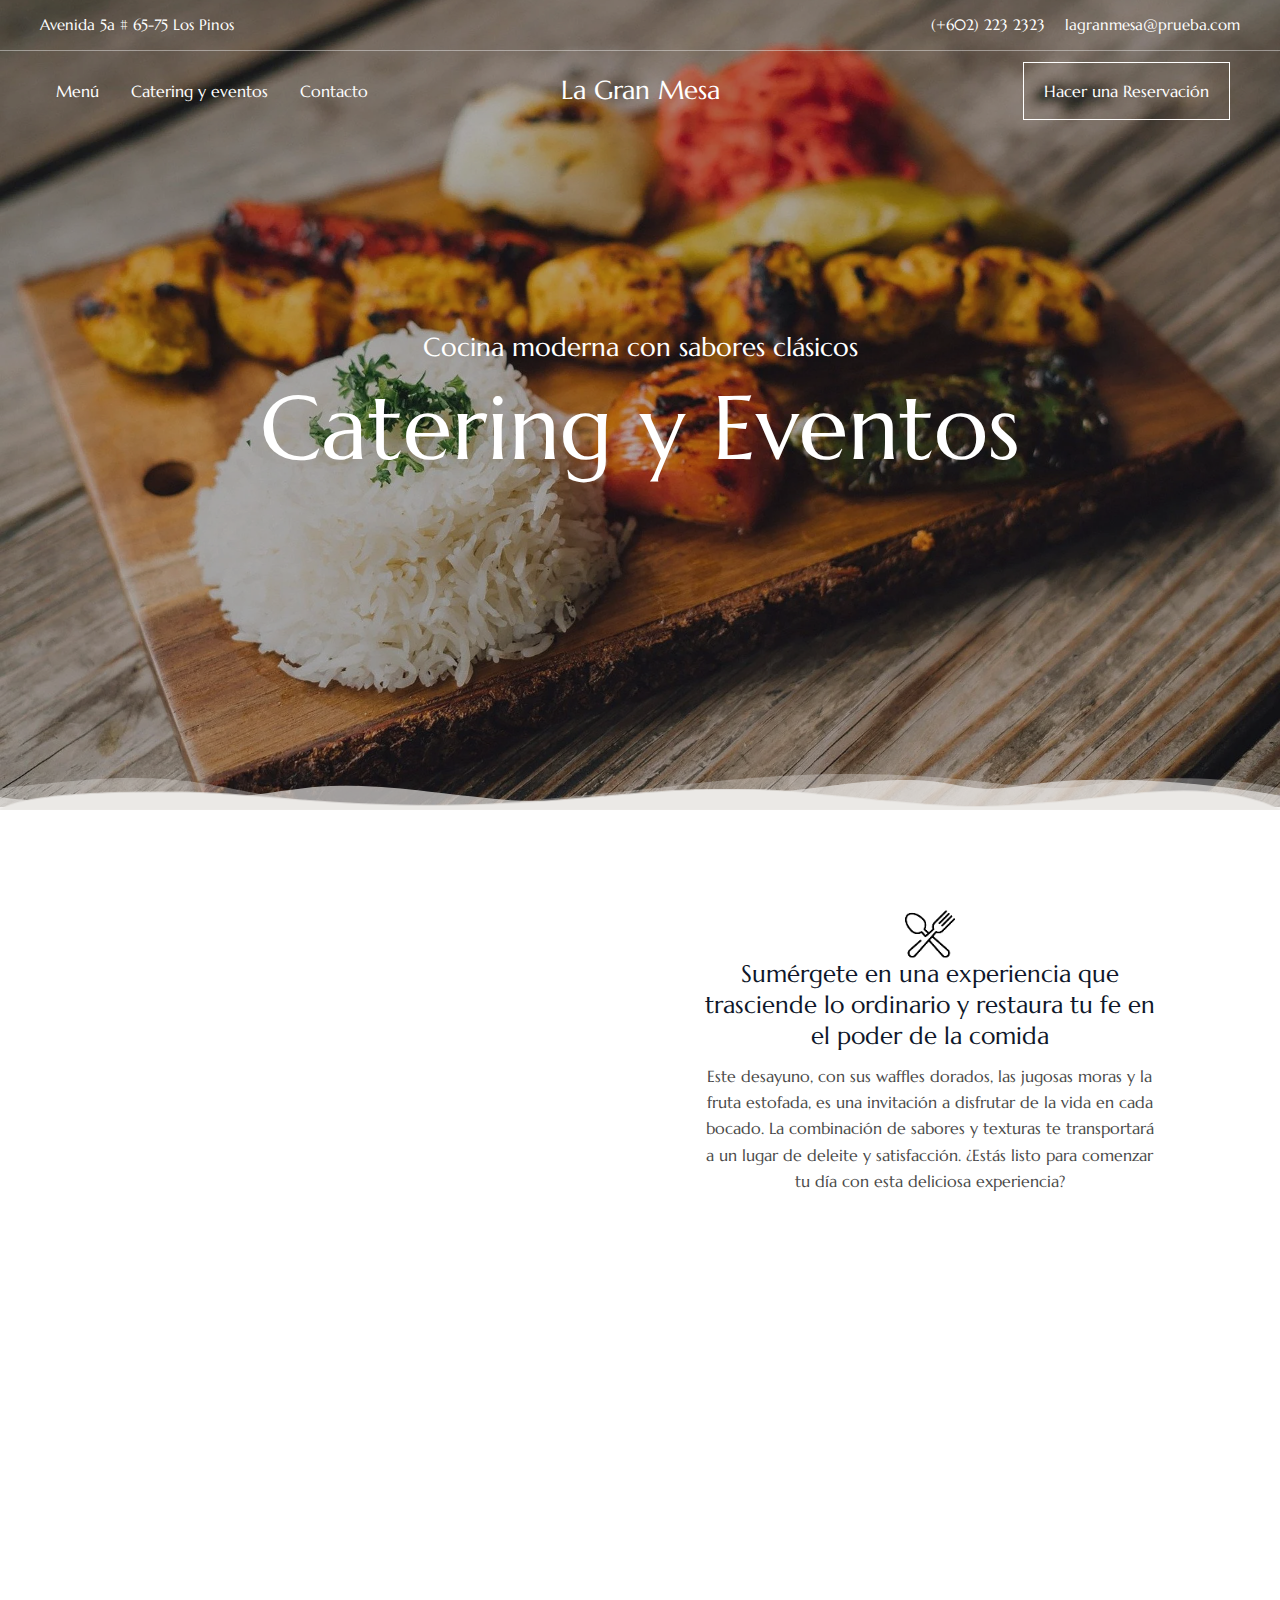
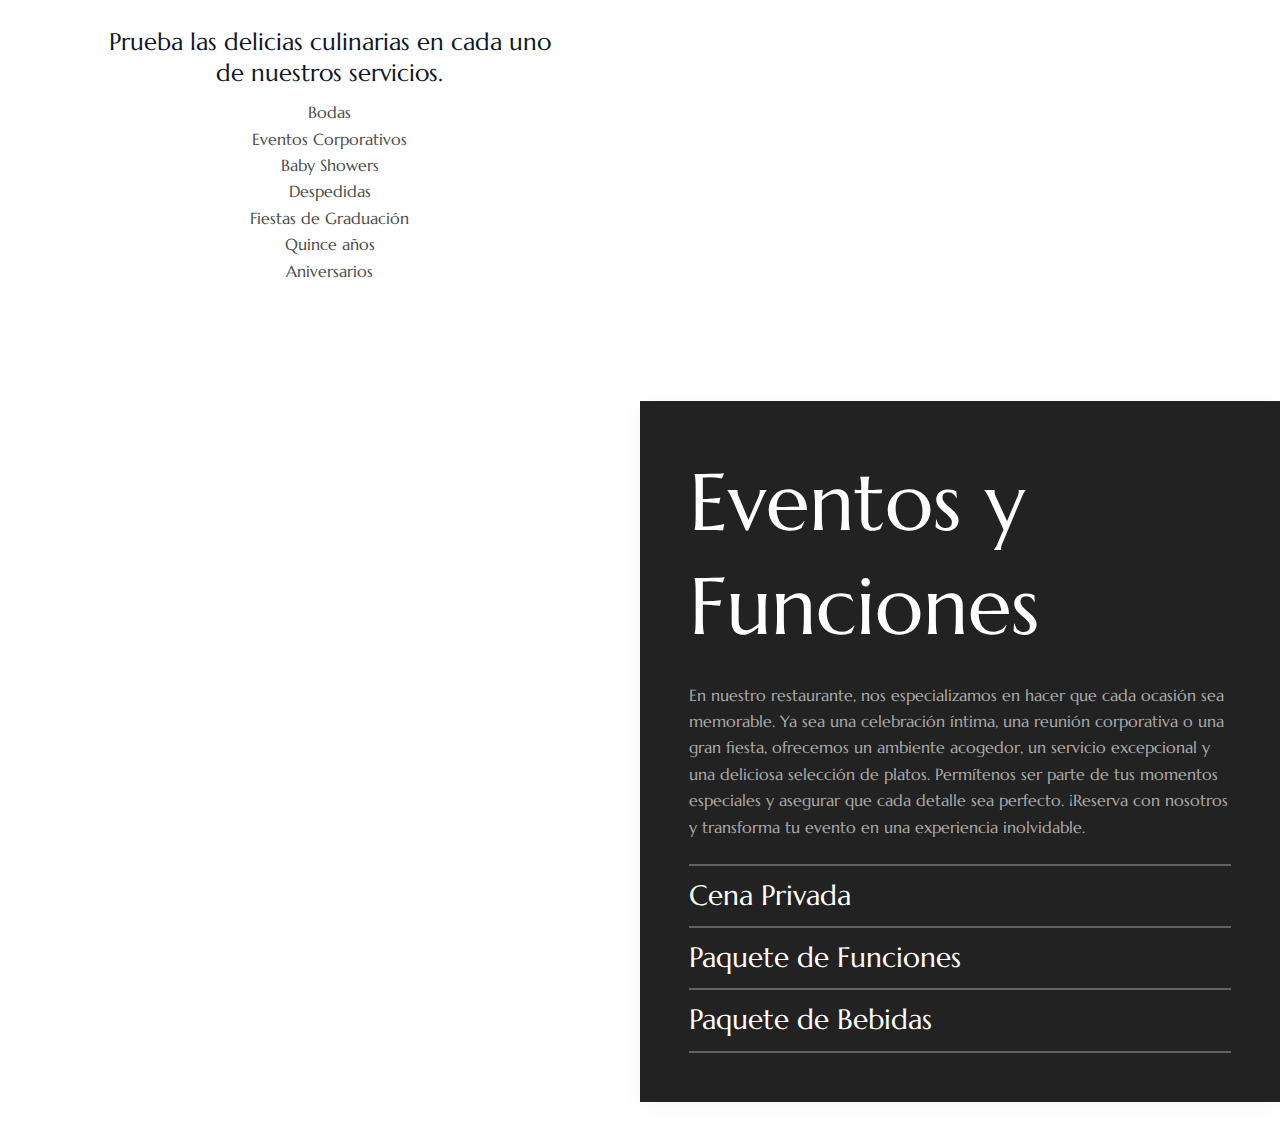
<file: catering-y-eventos/index.html>
<!DOCTYPE html>
<html lang="es-CO">
<head>
<meta charset="UTF-8">
<meta name="viewport" content="width=device-width, initial-scale=1">
	 <link rel="profile" href="https://gmpg.org/xfn/11"> 
	 <title>Catering y eventos &#8211; La Gran Mesa</title>
<meta name="robots" content="noindex, nofollow">
	<style>img:is([sizes="auto" i], [sizes^="auto," i]) { contain-intrinsic-size: 3000px 1500px }</style>
	<link rel="dns-prefetch" href="//fonts.googleapis.com">
<link rel="alternate" type="application/rss+xml" title="La Gran Mesa &raquo; Feed" href="https://elccarsas.github.io/Portafolio-Wilmar/feed/">
<link rel="alternate" type="application/rss+xml" title="La Gran Mesa &raquo; RSS de los comentarios" href="https://elccarsas.github.io/Portafolio-Wilmar/comments/feed/">
<script>
window._wpemojiSettings = {"baseUrl":"https:\/\/s.w.org\/images\/core\/emoji\/15.0.3\/72x72\/","ext":".png","svgUrl":"https:\/\/s.w.org\/images\/core\/emoji\/15.0.3\/svg\/","svgExt":".svg","source":{"concatemoji":"https:\/\/elccarsas.github.io\/Portafolio-Wilmar\/wp-includes\/js\/wp-emoji-release.min.js?ver=6.7.1"}};
/*! This file is auto-generated */
!function(i,n){var o,s,e;function c(e){try{var t={supportTests:e,timestamp:(new Date).valueOf()};sessionStorage.setItem(o,JSON.stringify(t))}catch(e){}}function p(e,t,n){e.clearRect(0,0,e.canvas.width,e.canvas.height),e.fillText(t,0,0);var t=new Uint32Array(e.getImageData(0,0,e.canvas.width,e.canvas.height).data),r=(e.clearRect(0,0,e.canvas.width,e.canvas.height),e.fillText(n,0,0),new Uint32Array(e.getImageData(0,0,e.canvas.width,e.canvas.height).data));return t.every(function(e,t){return e===r[t]})}function u(e,t,n){switch(t){case"flag":return n(e,"🏳️‍⚧️","🏳️​⚧️")?!1:!n(e,"🇺🇳","🇺​🇳")&&!n(e,"🏴󠁧󠁢󠁥󠁮󠁧󠁿","🏴​󠁧​󠁢​󠁥​󠁮​󠁧​󠁿");case"emoji":return!n(e,"🐦‍⬛","🐦​⬛")}return!1}function f(e,t,n){var r="undefined"!=typeof WorkerGlobalScope&&self instanceof WorkerGlobalScope?new OffscreenCanvas(300,150):i.createElement("canvas"),a=r.getContext("2d",{willReadFrequently:!0}),o=(a.textBaseline="top",a.font="600 32px Arial",{});return e.forEach(function(e){o[e]=t(a,e,n)}),o}function t(e){var t=i.createElement("script");t.src=e,t.defer=!0,i.head.appendChild(t)}"undefined"!=typeof Promise&&(o="wpEmojiSettingsSupports",s=["flag","emoji"],n.supports={everything:!0,everythingExceptFlag:!0},e=new Promise(function(e){i.addEventListener("DOMContentLoaded",e,{once:!0})}),new Promise(function(t){var n=function(){try{var e=JSON.parse(sessionStorage.getItem(o));if("object"==typeof e&&"number"==typeof e.timestamp&&(new Date).valueOf()<e.timestamp+604800&&"object"==typeof e.supportTests)return e.supportTests}catch(e){}return null}();if(!n){if("undefined"!=typeof Worker&&"undefined"!=typeof OffscreenCanvas&&"undefined"!=typeof URL&&URL.createObjectURL&&"undefined"!=typeof Blob)try{var e="postMessage("+f.toString()+"("+[JSON.stringify(s),u.toString(),p.toString()].join(",")+"));",r=new Blob([e],{type:"text/javascript"}),a=new Worker(URL.createObjectURL(r),{name:"wpTestEmojiSupports"});return void(a.onmessage=function(e){c(n=e.data),a.terminate(),t(n)})}catch(e){}c(n=f(s,u,p))}t(n)}).then(function(e){for(var t in e)n.supports[t]=e[t],n.supports.everything=n.supports.everything&&n.supports[t],"flag"!==t&&(n.supports.everythingExceptFlag=n.supports.everythingExceptFlag&&n.supports[t]);n.supports.everythingExceptFlag=n.supports.everythingExceptFlag&&!n.supports.flag,n.DOMReady=!1,n.readyCallback=function(){n.DOMReady=!0}}).then(function(){return e}).then(function(){var e;n.supports.everything||(n.readyCallback(),(e=n.source||{}).concatemoji?t(e.concatemoji):e.wpemoji&&e.twemoji&&(t(e.twemoji),t(e.wpemoji)))}))}((window,document),window._wpemojiSettings);
</script>
<link rel="stylesheet" id="genesis-blocks-style-css-css" href="https://elccarsas.github.io/Portafolio-Wilmar/wp-content/plugins/genesis-blocks/dist/style-blocks.build.css?ver=1733234602" media="all">
<link rel="stylesheet" id="ugb-style-css-css" href="https://elccarsas.github.io/Portafolio-Wilmar/wp-content/plugins/stackable-ultimate-gutenberg-blocks/dist/frontend_blocks.css?ver=3.13.11" media="all">
<style id="ugb-style-css-inline-css">:root {--stk-block-width-default-detected: 1200px;}</style>
<link rel="stylesheet" id="ugb-style-css-responsive-css" href="https://elccarsas.github.io/Portafolio-Wilmar/wp-content/plugins/stackable-ultimate-gutenberg-blocks/dist/frontend_blocks_responsive.css?ver=3.13.11" media="all">
<link rel="stylesheet" id="astra-theme-css-css" href="https://elccarsas.github.io/Portafolio-Wilmar/wp-content/themes/astra/assets/css/minified/main.min.css?ver=4.7.3" media="all">
<style id="astra-theme-css-inline-css">:root{--ast-post-nav-space:0;--ast-container-default-xlg-padding:2.5em;--ast-container-default-lg-padding:2.5em;--ast-container-default-slg-padding:2em;--ast-container-default-md-padding:2.5em;--ast-container-default-sm-padding:2.5em;--ast-container-default-xs-padding:2.4em;--ast-container-default-xxs-padding:1.8em;--ast-code-block-background:#ECEFF3;--ast-comment-inputs-background:#F9FAFB;--ast-normal-container-width:1200px;--ast-narrow-container-width:750px;--ast-blog-title-font-weight:600;--ast-blog-meta-weight:600;}html{font-size:100%;}a{color:var(--ast-global-color-5);}a:hover,a:focus{color:var(--ast-global-color-1);}body,button,input,select,textarea,.ast-button,.ast-custom-button{font-family:'Marcellus',serif;font-weight:400;font-size:16px;font-size:1rem;line-height:var(--ast-body-line-height,1.65);}blockquote{color:var(--ast-global-color-3);}h1,.entry-content h1,h2,.entry-content h2,h3,.entry-content h3,h4,.entry-content h4,h5,.entry-content h5,h6,.entry-content h6,.site-title,.site-title a{font-family:'Marcellus',serif;}.ast-site-identity .site-title a{color:var(--ast-global-color-5);}.ast-site-identity .site-title a:hover{color:var(--ast-global-color-5);}.site-title{font-size:26px;font-size:1.625rem;display:block;}.site-header .site-description{font-size:15px;font-size:0.9375rem;display:none;}.entry-title{font-size:20px;font-size:1.25rem;}.ast-blog-single-element.ast-taxonomy-container a{font-size:14px;font-size:0.875rem;}.ast-blog-meta-container{font-size:13px;font-size:0.8125rem;}.archive .ast-article-post .ast-article-inner,.blog .ast-article-post .ast-article-inner,.archive .ast-article-post .ast-article-inner:hover,.blog .ast-article-post .ast-article-inner:hover{border-top-left-radius:6px;border-top-right-radius:6px;border-bottom-right-radius:6px;border-bottom-left-radius:6px;overflow:hidden;}h1,.entry-content h1{font-size:36px;font-size:2.25rem;font-family:'Marcellus',serif;line-height:1.4em;}h2,.entry-content h2{font-size:30px;font-size:1.875rem;font-family:'Marcellus',serif;line-height:1.3em;}h3,.entry-content h3{font-size:24px;font-size:1.5rem;font-family:'Marcellus',serif;line-height:1.3em;}h4,.entry-content h4{font-size:20px;font-size:1.25rem;line-height:1.2em;font-family:'Marcellus',serif;}h5,.entry-content h5{font-size:18px;font-size:1.125rem;line-height:1.2em;font-family:'Marcellus',serif;}h6,.entry-content h6{font-size:16px;font-size:1rem;line-height:1.25em;font-family:'Marcellus',serif;}::selection{background-color:var(--ast-global-color-0);color:#000000;}body,h1,.entry-title a,.entry-content h1,h2,.entry-content h2,h3,.entry-content h3,h4,.entry-content h4,h5,.entry-content h5,h6,.entry-content h6{color:var(--ast-global-color-3);}.tagcloud a:hover,.tagcloud a:focus,.tagcloud a.current-item{color:#000000;border-color:var(--ast-global-color-5);background-color:var(--ast-global-color-5);}input:focus,input[type="text"]:focus,input[type="email"]:focus,input[type="url"]:focus,input[type="password"]:focus,input[type="reset"]:focus,input[type="search"]:focus,textarea:focus{border-color:var(--ast-global-color-5);}input[type="radio"]:checked,input[type=reset],input[type="checkbox"]:checked,input[type="checkbox"]:hover:checked,input[type="checkbox"]:focus:checked,input[type=range]::-webkit-slider-thumb{border-color:var(--ast-global-color-5);background-color:var(--ast-global-color-5);box-shadow:none;}.site-footer a:hover + .post-count,.site-footer a:focus + .post-count{background:var(--ast-global-color-5);border-color:var(--ast-global-color-5);}.single .nav-links .nav-previous,.single .nav-links .nav-next{color:var(--ast-global-color-5);}.entry-meta,.entry-meta *{line-height:1.45;color:var(--ast-global-color-5);}.entry-meta a:not(.ast-button):hover,.entry-meta a:not(.ast-button):hover *,.entry-meta a:not(.ast-button):focus,.entry-meta a:not(.ast-button):focus *,.page-links > .page-link,.page-links .page-link:hover,.post-navigation a:hover{color:var(--ast-global-color-1);}#cat option,.secondary .calendar_wrap thead a,.secondary .calendar_wrap thead a:visited{color:var(--ast-global-color-5);}.secondary .calendar_wrap #today,.ast-progress-val span{background:var(--ast-global-color-5);}.secondary a:hover + .post-count,.secondary a:focus + .post-count{background:var(--ast-global-color-5);border-color:var(--ast-global-color-5);}.calendar_wrap #today > a{color:#000000;}.page-links .page-link,.single .post-navigation a{color:var(--ast-global-color-3);}.ast-search-menu-icon .search-form button.search-submit{padding:0 4px;}.ast-search-menu-icon form.search-form{padding-right:0;}.ast-search-menu-icon.slide-search input.search-field{width:0;}.ast-header-search .ast-search-menu-icon.ast-dropdown-active .search-form,.ast-header-search .ast-search-menu-icon.ast-dropdown-active .search-field:focus{transition:all 0.2s;}.search-form input.search-field:focus{outline:none;}.ast-search-menu-icon .search-form button.search-submit:focus,.ast-theme-transparent-header .ast-header-search .ast-dropdown-active .ast-icon,.ast-theme-transparent-header .ast-inline-search .search-field:focus .ast-icon{color:var(--ast-global-color-1);}.ast-header-search .slide-search .search-form{border:2px solid var(--ast-global-color-0);}.ast-header-search .slide-search .search-field{background-color:#fff;}.ast-archive-title{color:var(--ast-global-color-2);}.widget-title{font-size:22px;font-size:1.375rem;color:var(--ast-global-color-2);}.single .ast-author-details .author-title{color:var(--ast-global-color-1);}.ast-search-menu-icon.slide-search a:focus-visible:focus-visible,.astra-search-icon:focus-visible,#close:focus-visible,a:focus-visible,.ast-menu-toggle:focus-visible,.site .skip-link:focus-visible,.wp-block-loginout input:focus-visible,.wp-block-search.wp-block-search__button-inside .wp-block-search__inside-wrapper,.ast-header-navigation-arrow:focus-visible,.woocommerce .wc-proceed-to-checkout > .checkout-button:focus-visible,.woocommerce .woocommerce-MyAccount-navigation ul li a:focus-visible,.ast-orders-table__row .ast-orders-table__cell:focus-visible,.woocommerce .woocommerce-order-details .order-again > .button:focus-visible,.woocommerce .woocommerce-message a.button.wc-forward:focus-visible,.woocommerce #minus_qty:focus-visible,.woocommerce #plus_qty:focus-visible,a#ast-apply-coupon:focus-visible,.woocommerce .woocommerce-info a:focus-visible,.woocommerce .astra-shop-summary-wrap a:focus-visible,.woocommerce a.wc-forward:focus-visible,#ast-apply-coupon:focus-visible,.woocommerce-js .woocommerce-mini-cart-item a.remove:focus-visible,#close:focus-visible,.button.search-submit:focus-visible,#search_submit:focus,.normal-search:focus-visible,.ast-header-account-wrap:focus-visible{outline-style:dotted;outline-color:inherit;outline-width:thin;}input:focus,input[type="text"]:focus,input[type="email"]:focus,input[type="url"]:focus,input[type="password"]:focus,input[type="reset"]:focus,input[type="search"]:focus,input[type="number"]:focus,textarea:focus,.wp-block-search__input:focus,[data-section="section-header-mobile-trigger"] .ast-button-wrap .ast-mobile-menu-trigger-minimal:focus,.ast-mobile-popup-drawer.active .menu-toggle-close:focus,.woocommerce-ordering select.orderby:focus,#ast-scroll-top:focus,#coupon_code:focus,.woocommerce-page #comment:focus,.woocommerce #reviews #respond input#submit:focus,.woocommerce a.add_to_cart_button:focus,.woocommerce .button.single_add_to_cart_button:focus,.woocommerce .woocommerce-cart-form button:focus,.woocommerce .woocommerce-cart-form__cart-item .quantity .qty:focus,.woocommerce .woocommerce-billing-fields .woocommerce-billing-fields__field-wrapper .woocommerce-input-wrapper > .input-text:focus,.woocommerce #order_comments:focus,.woocommerce #place_order:focus,.woocommerce .woocommerce-address-fields .woocommerce-address-fields__field-wrapper .woocommerce-input-wrapper > .input-text:focus,.woocommerce .woocommerce-MyAccount-content form button:focus,.woocommerce .woocommerce-MyAccount-content .woocommerce-EditAccountForm .woocommerce-form-row .woocommerce-Input.input-text:focus,.woocommerce .ast-woocommerce-container .woocommerce-pagination ul.page-numbers li a:focus,body #content .woocommerce form .form-row .select2-container--default .select2-selection--single:focus,#ast-coupon-code:focus,.woocommerce.woocommerce-js .quantity input[type=number]:focus,.woocommerce-js .woocommerce-mini-cart-item .quantity input[type=number]:focus,.woocommerce p#ast-coupon-trigger:focus{border-style:dotted;border-color:inherit;border-width:thin;}input{outline:none;}.ast-logo-title-inline .site-logo-img{padding-right:1em;}body .ast-oembed-container *{position:absolute;top:0;width:100%;height:100%;left:0;}body .wp-block-embed-pocket-casts .ast-oembed-container *{position:unset;}.ast-single-post-featured-section + article {margin-top: 2em;}.site-content .ast-single-post-featured-section img {width: 100%;overflow: hidden;object-fit: cover;}.ast-separate-container .site-content .ast-single-post-featured-section + article {margin-top: -80px;z-index: 9;position: relative;border-radius: 4px;}@media (min-width: 922px) {.ast-no-sidebar .site-content .ast-article-image-container--wide {margin-left: -120px;margin-right: -120px;max-width: unset;width: unset;}.ast-left-sidebar .site-content .ast-article-image-container--wide,.ast-right-sidebar .site-content .ast-article-image-container--wide {margin-left: -10px;margin-right: -10px;}.site-content .ast-article-image-container--full {margin-left: calc( -50vw + 50%);margin-right: calc( -50vw + 50%);max-width: 100vw;width: 100vw;}.ast-left-sidebar .site-content .ast-article-image-container--full,.ast-right-sidebar .site-content .ast-article-image-container--full {margin-left: -10px;margin-right: -10px;max-width: inherit;width: auto;}}.site > .ast-single-related-posts-container {margin-top: 0;}@media (min-width: 922px) {.ast-desktop .ast-container--narrow {max-width: var(--ast-narrow-container-width);margin: 0 auto;}}.ast-page-builder-template .hentry {margin: 0;}.ast-page-builder-template .site-content > .ast-container {max-width: 100%;padding: 0;}.ast-page-builder-template .site .site-content #primary {padding: 0;margin: 0;}.ast-page-builder-template .no-results {text-align: center;margin: 4em auto;}.ast-page-builder-template .ast-pagination {padding: 2em;}.ast-page-builder-template .entry-header.ast-no-title.ast-no-thumbnail {margin-top: 0;}.ast-page-builder-template .entry-header.ast-header-without-markup {margin-top: 0;margin-bottom: 0;}.ast-page-builder-template .entry-header.ast-no-title.ast-no-meta {margin-bottom: 0;}.ast-page-builder-template.single .post-navigation {padding-bottom: 2em;}.ast-page-builder-template.single-post .site-content > .ast-container {max-width: 100%;}.ast-page-builder-template .entry-header {margin-top: 2em;margin-left: auto;margin-right: auto;}.ast-page-builder-template .ast-archive-description {margin: 2em auto 0;padding-left: 20px;padding-right: 20px;}.ast-page-builder-template .ast-row {margin-left: 0;margin-right: 0;}.single.ast-page-builder-template .entry-header + .entry-content,.single.ast-page-builder-template .ast-single-entry-banner + .site-content article .entry-content {margin-bottom: 2em;}@media(min-width: 921px) {.ast-page-builder-template.archive.ast-right-sidebar .ast-row article,.ast-page-builder-template.archive.ast-left-sidebar .ast-row article {padding-left: 0;padding-right: 0;}}input[type="text"],input[type="number"],input[type="email"],input[type="url"],input[type="password"],input[type="search"],input[type=reset],input[type=tel],input[type=date],select,textarea{font-size:16px;font-style:normal;font-weight:400;line-height:24px;width:100%;padding:12px 16px;border-radius:4px;box-shadow:0px 1px 2px 0px rgba(0,0,0,0.05);color:var(--ast-form-input-text,#475569);}input[type="text"],input[type="number"],input[type="email"],input[type="url"],input[type="password"],input[type="search"],input[type=reset],input[type=tel],input[type=date],select{height:40px;}input[type="date"]{border-width:1px;border-style:solid;border-color:var(--ast-border-color);}input[type="text"]:focus,input[type="number"]:focus,input[type="email"]:focus,input[type="url"]:focus,input[type="password"]:focus,input[type="search"]:focus,input[type=reset]:focus,input[type="tel"]:focus,input[type="date"]:focus,select:focus,textarea:focus{border-color:#046BD2;box-shadow:none;outline:none;color:var(--ast-form-input-focus-text,#475569);}label,legend{color:#111827;font-size:14px;font-style:normal;font-weight:500;line-height:20px;}select{padding:6px 10px;}fieldset{padding:30px;border-radius:4px;}button,.ast-button,.button,input[type="button"],input[type="reset"],input[type="submit"]{border-radius:4px;box-shadow:0px 1px 2px 0px rgba(0,0,0,0.05);}:root{--ast-comment-inputs-background:#FFF;}::placeholder{color:var(--ast-form-field-color,#9CA3AF);}::-ms-input-placeholder{color:var(--ast-form-field-color,#9CA3AF);}@media (max-width:921.9px){#ast-desktop-header{display:none;}}@media (min-width:922px){#ast-mobile-header{display:none;}}.wp-block-buttons.aligncenter{justify-content:center;}@media (max-width:921px){.ast-theme-transparent-header #primary,.ast-theme-transparent-header #secondary{padding:0;}}@media (max-width:921px){.ast-plain-container.ast-no-sidebar #primary{padding:0;}}.ast-plain-container.ast-no-sidebar #primary{margin-top:0;margin-bottom:0;}.wp-block-button.is-style-outline .wp-block-button__link{border-color:var(--ast-global-color-0);border-top-width:1px;border-right-width:1px;border-bottom-width:1px;border-left-width:1px;}div.wp-block-button.is-style-outline > .wp-block-button__link:not(.has-text-color),div.wp-block-button.wp-block-button__link.is-style-outline:not(.has-text-color){color:var(--ast-global-color-0);}.wp-block-button.is-style-outline .wp-block-button__link:hover,.wp-block-buttons .wp-block-button.is-style-outline .wp-block-button__link:focus,.wp-block-buttons .wp-block-button.is-style-outline > .wp-block-button__link:not(.has-text-color):hover,.wp-block-buttons .wp-block-button.wp-block-button__link.is-style-outline:not(.has-text-color):hover{color:#000000;background-color:var(--ast-global-color-1);border-color:var(--ast-global-color-1);}.post-page-numbers.current .page-link,.ast-pagination .page-numbers.current{color:#000000;border-color:var(--ast-global-color-0);background-color:var(--ast-global-color-0);}.wp-block-button.is-style-outline .wp-block-button__link{border-top-width:1px;border-right-width:1px;border-bottom-width:1px;border-left-width:1px;}.wp-block-buttons .wp-block-button.is-style-outline .wp-block-button__link.wp-element-button,.ast-outline-button,.wp-block-uagb-buttons-child .uagb-buttons-repeater.ast-outline-button{border-color:var(--ast-global-color-0);border-top-width:0px;border-right-width:0px;border-bottom-width:0px;border-left-width:0px;font-family:inherit;font-weight:500;font-size:16px;font-size:1rem;line-height:1em;padding-top:10px;padding-right:20px;padding-bottom:10px;padding-left:20px;border-top-left-radius:0px;border-top-right-radius:0px;border-bottom-right-radius:0px;border-bottom-left-radius:0px;}.wp-block-buttons .wp-block-button.is-style-outline > .wp-block-button__link:not(.has-text-color),.wp-block-buttons .wp-block-button.wp-block-button__link.is-style-outline:not(.has-text-color),.ast-outline-button{color:var(--ast-global-color-0);}.wp-block-button.is-style-outline .wp-block-button__link:hover,.wp-block-buttons .wp-block-button.is-style-outline .wp-block-button__link:focus,.wp-block-buttons .wp-block-button.is-style-outline > .wp-block-button__link:not(.has-text-color):hover,.wp-block-buttons .wp-block-button.wp-block-button__link.is-style-outline:not(.has-text-color):hover,.ast-outline-button:hover,.ast-outline-button:focus,.wp-block-uagb-buttons-child .uagb-buttons-repeater.ast-outline-button:hover,.wp-block-uagb-buttons-child .uagb-buttons-repeater.ast-outline-button:focus{color:#000000;background-color:var(--ast-global-color-1);border-color:var(--ast-global-color-1);}.wp-block-buttons .wp-block-button .wp-block-button__link.is-style-outline:not(.has-background),.wp-block-buttons .wp-block-button.is-style-outline>.wp-block-button__link:not(.has-background),.ast-outline-button{background-color:var(--ast-global-color-0);color:#000000;}.uagb-buttons-repeater.ast-outline-button{border-radius:9999px;}.entry-content[ast-blocks-layout] > figure{margin-bottom:1em;}h1.widget-title{font-weight:inherit;}h2.widget-title{font-weight:inherit;}h3.widget-title{font-weight:inherit;}#page{display:flex;flex-direction:column;min-height:100vh;}.ast-404-layout-1 h1.page-title{color:var(--ast-global-color-2);}.single .post-navigation a{line-height:1em;height:inherit;}.error-404 .page-sub-title{font-size:1.5rem;font-weight:inherit;}.search .site-content .content-area .search-form{margin-bottom:0;}#page .site-content{flex-grow:1;}.widget{margin-bottom:1.25em;}#secondary li{line-height:1.5em;}#secondary .wp-block-group h2{margin-bottom:0.7em;}#secondary h2{font-size:1.7rem;}.ast-separate-container .ast-article-post,.ast-separate-container .ast-article-single,.ast-separate-container .comment-respond{padding:3em;}.ast-separate-container .ast-article-single .ast-article-single{padding:0;}.ast-article-single .wp-block-post-template-is-layout-grid{padding-left:0;}.ast-separate-container .comments-title,.ast-narrow-container .comments-title{padding:1.5em 2em;}.ast-page-builder-template .comment-form-textarea,.ast-comment-formwrap .ast-grid-common-col{padding:0;}.ast-comment-formwrap{padding:0;display:inline-flex;column-gap:20px;width:100%;margin-left:0;margin-right:0;}.comments-area textarea#comment:focus,.comments-area textarea#comment:active,.comments-area .ast-comment-formwrap input[type="text"]:focus,.comments-area .ast-comment-formwrap input[type="text"]:active {box-shadow:none;outline:none;}.archive.ast-page-builder-template .entry-header{margin-top:2em;}.ast-page-builder-template .ast-comment-formwrap{width:100%;}.entry-title{margin-bottom:0.6em;}.ast-archive-description p{font-size:inherit;font-weight:inherit;line-height:inherit;}.ast-separate-container .ast-comment-list li.depth-1,.hentry{margin-bottom:1.5em;}.site-content section.ast-archive-description{margin-bottom:2em;}@media (min-width:921px){.ast-left-sidebar.ast-page-builder-template #secondary,.archive.ast-right-sidebar.ast-page-builder-template .site-main{padding-left:20px;padding-right:20px;}}@media (max-width:544px){.ast-comment-formwrap.ast-row{column-gap:10px;display:inline-block;}#ast-commentform .ast-grid-common-col{position:relative;width:100%;}}@media (min-width:1201px){.ast-separate-container .ast-article-post,.ast-separate-container .ast-article-single,.ast-separate-container .ast-author-box,.ast-separate-container .ast-404-layout-1,.ast-separate-container .no-results{padding:3em;}}@media (max-width:921px){.ast-separate-container #primary,.ast-separate-container #secondary{padding:1.5em 0;}#primary,#secondary{padding:1.5em 0;margin:0;}.ast-left-sidebar #content > .ast-container{display:flex;flex-direction:column-reverse;width:100%;}}@media (min-width:922px){.ast-separate-container.ast-right-sidebar #primary,.ast-separate-container.ast-left-sidebar #primary{border:0;}.search-no-results.ast-separate-container #primary{margin-bottom:4em;}}.wp-block-button .wp-block-button__link{color:var(--ast-global-color-0);}.wp-block-button .wp-block-button__link:hover,.wp-block-button .wp-block-button__link:focus{color:#000000;background-color:var(--ast-global-color-1);border-color:var(--ast-global-color-1);}.wp-block-button .wp-block-button__link,.wp-block-search .wp-block-search__button,body .wp-block-file .wp-block-file__button{border-style:solid;border-top-width:1px;border-right-width:1px;border-left-width:1px;border-bottom-width:1px;border-color:var(--ast-global-color-0);background-color:transparent;color:var(--ast-global-color-0);font-family:inherit;font-weight:500;line-height:1em;font-size:16px;font-size:1rem;border-top-left-radius:0px;border-top-right-radius:0px;border-bottom-right-radius:0px;border-bottom-left-radius:0px;padding-top:10px;padding-right:20px;padding-bottom:10px;padding-left:20px;}.menu-toggle,button,.ast-button,.ast-custom-button,.button,input#submit,input[type="button"],input[type="submit"],input[type="reset"],#comments .submit,.search .search-submit,form[CLASS*="wp-block-search__"].wp-block-search .wp-block-search__inside-wrapper .wp-block-search__button,body .wp-block-file .wp-block-file__button,.search .search-submit,.woocommerce-js a.button,.woocommerce button.button,.woocommerce .woocommerce-message a.button,.woocommerce #respond input#submit.alt,.woocommerce input.button.alt,.woocommerce input.button,.woocommerce input.button:disabled,.woocommerce input.button:disabled[disabled],.woocommerce input.button:disabled:hover,.woocommerce input.button:disabled[disabled]:hover,.woocommerce #respond input#submit,.woocommerce button.button.alt.disabled,.wc-block-grid__products .wc-block-grid__product .wp-block-button__link,.wc-block-grid__product-onsale,[CLASS*="wc-block"] button,.woocommerce-js .astra-cart-drawer .astra-cart-drawer-content .woocommerce-mini-cart__buttons .button:not(.checkout):not(.ast-continue-shopping),.woocommerce-js .astra-cart-drawer .astra-cart-drawer-content .woocommerce-mini-cart__buttons a.checkout,.woocommerce button.button.alt.disabled.wc-variation-selection-needed,[CLASS*="wc-block"] .wc-block-components-button{border-style:solid;border-top-width:1px;border-right-width:1px;border-left-width:1px;border-bottom-width:1px;color:var(--ast-global-color-0);border-color:var(--ast-global-color-0);background-color:transparent;padding-top:10px;padding-right:20px;padding-bottom:10px;padding-left:20px;font-family:inherit;font-weight:500;font-size:16px;font-size:1rem;line-height:1em;border-top-left-radius:0px;border-top-right-radius:0px;border-bottom-right-radius:0px;border-bottom-left-radius:0px;}button:focus,.menu-toggle:hover,button:hover,.ast-button:hover,.ast-custom-button:hover .button:hover,.ast-custom-button:hover ,input[type=reset]:hover,input[type=reset]:focus,input#submit:hover,input#submit:focus,input[type="button"]:hover,input[type="button"]:focus,input[type="submit"]:hover,input[type="submit"]:focus,form[CLASS*="wp-block-search__"].wp-block-search .wp-block-search__inside-wrapper .wp-block-search__button:hover,form[CLASS*="wp-block-search__"].wp-block-search .wp-block-search__inside-wrapper .wp-block-search__button:focus,body .wp-block-file .wp-block-file__button:hover,body .wp-block-file .wp-block-file__button:focus,.woocommerce-js a.button:hover,.woocommerce button.button:hover,.woocommerce .woocommerce-message a.button:hover,.woocommerce #respond input#submit:hover,.woocommerce #respond input#submit.alt:hover,.woocommerce input.button.alt:hover,.woocommerce input.button:hover,.woocommerce button.button.alt.disabled:hover,.wc-block-grid__products .wc-block-grid__product .wp-block-button__link:hover,[CLASS*="wc-block"] button:hover,.woocommerce-js .astra-cart-drawer .astra-cart-drawer-content .woocommerce-mini-cart__buttons .button:not(.checkout):not(.ast-continue-shopping):hover,.woocommerce-js .astra-cart-drawer .astra-cart-drawer-content .woocommerce-mini-cart__buttons a.checkout:hover,.woocommerce button.button.alt.disabled.wc-variation-selection-needed:hover,[CLASS*="wc-block"] .wc-block-components-button:hover,[CLASS*="wc-block"] .wc-block-components-button:focus{color:#000000;background-color:var(--ast-global-color-1);border-color:var(--ast-global-color-1);}form[CLASS*="wp-block-search__"].wp-block-search .wp-block-search__inside-wrapper .wp-block-search__button.has-icon{padding-top:calc(10px - 3px);padding-right:calc(20px - 3px);padding-bottom:calc(10px - 3px);padding-left:calc(20px - 3px);}@media (max-width:921px){.ast-mobile-header-stack .main-header-bar .ast-search-menu-icon{display:inline-block;}.ast-header-break-point.ast-header-custom-item-outside .ast-mobile-header-stack .main-header-bar .ast-search-icon{margin:0;}.ast-comment-avatar-wrap img{max-width:2.5em;}.ast-comment-meta{padding:0 1.8888em 1.3333em;}}@media (min-width:544px){.ast-container{max-width:100%;}}@media (max-width:544px){.ast-separate-container .ast-article-post,.ast-separate-container .ast-article-single,.ast-separate-container .comments-title,.ast-separate-container .ast-archive-description{padding:1.5em 1em;}.ast-separate-container #content .ast-container{padding-left:0.54em;padding-right:0.54em;}.ast-separate-container .ast-comment-list .bypostauthor{padding:.5em;}.ast-search-menu-icon.ast-dropdown-active .search-field{width:170px;}} #ast-mobile-header .ast-site-header-cart-li a{pointer-events:none;} #ast-desktop-header .ast-site-header-cart-li a{pointer-events:none;}.ast-separate-container{background-color:var(--ast-global-color-4);background-image:none;}@media (max-width:921px){.site-title{display:block;}.site-header .site-description{display:none;}h1,.entry-content h1{font-size:30px;}h2,.entry-content h2{font-size:25px;}h3,.entry-content h3{font-size:20px;}}@media (max-width:544px){.site-title{display:block;}.site-header .site-description{display:none;}h1,.entry-content h1{font-size:30px;}h2,.entry-content h2{font-size:25px;}h3,.entry-content h3{font-size:20px;}}@media (max-width:921px){html{font-size:91.2%;}}@media (max-width:544px){html{font-size:91.2%;}}@media (min-width:922px){.ast-container{max-width:1240px;}}@media (min-width:922px){.site-content .ast-container{display:flex;}}@media (max-width:921px){.site-content .ast-container{flex-direction:column;}}.entry-content h1,.entry-content h2,.entry-content h3,.entry-content h4,.entry-content h5,.entry-content h6{clear:none;}@media (min-width:922px){.main-header-menu .sub-menu .menu-item.ast-left-align-sub-menu:hover > .sub-menu,.main-header-menu .sub-menu .menu-item.ast-left-align-sub-menu.focus > .sub-menu{margin-left:-0px;}}.ast-theme-transparent-header [data-section="section-header-mobile-trigger"] .ast-button-wrap .ast-mobile-menu-trigger-minimal{background:transparent;}.entry-content li > p{margin-bottom:0;}.site .comments-area{padding-bottom:2em;margin-top:2em;}.wp-block-file {display: flex;align-items: center;flex-wrap: wrap;justify-content: space-between;}.wp-block-pullquote {border: none;}.wp-block-pullquote blockquote::before {content: "\201D";font-family: "Helvetica",sans-serif;display: flex;transform: rotate( 180deg );font-size: 6rem;font-style: normal;line-height: 1;font-weight: bold;align-items: center;justify-content: center;}.has-text-align-right > blockquote::before {justify-content: flex-start;}.has-text-align-left > blockquote::before {justify-content: flex-end;}figure.wp-block-pullquote.is-style-solid-color blockquote {max-width: 100%;text-align: inherit;}html body {--wp--custom--ast-default-block-top-padding: 3em;--wp--custom--ast-default-block-right-padding: 3em;--wp--custom--ast-default-block-bottom-padding: 3em;--wp--custom--ast-default-block-left-padding: 3em;--wp--custom--ast-container-width: 1200px;--wp--custom--ast-content-width-size: 1200px;--wp--custom--ast-wide-width-size: calc(1200px + var(--wp--custom--ast-default-block-left-padding) + var(--wp--custom--ast-default-block-right-padding));}.ast-narrow-container {--wp--custom--ast-content-width-size: 750px;--wp--custom--ast-wide-width-size: 750px;}@media(max-width: 921px) {html body {--wp--custom--ast-default-block-top-padding: 3em;--wp--custom--ast-default-block-right-padding: 2em;--wp--custom--ast-default-block-bottom-padding: 3em;--wp--custom--ast-default-block-left-padding: 2em;}}@media(max-width: 544px) {html body {--wp--custom--ast-default-block-top-padding: 3em;--wp--custom--ast-default-block-right-padding: 1.5em;--wp--custom--ast-default-block-bottom-padding: 3em;--wp--custom--ast-default-block-left-padding: 1.5em;}}.entry-content > .wp-block-group,.entry-content > .wp-block-cover,.entry-content > .wp-block-columns {padding-top: var(--wp--custom--ast-default-block-top-padding);padding-right: var(--wp--custom--ast-default-block-right-padding);padding-bottom: var(--wp--custom--ast-default-block-bottom-padding);padding-left: var(--wp--custom--ast-default-block-left-padding);}.ast-plain-container.ast-no-sidebar .entry-content > .alignfull,.ast-page-builder-template .ast-no-sidebar .entry-content > .alignfull {margin-left: calc( -50vw + 50%);margin-right: calc( -50vw + 50%);max-width: 100vw;width: 100vw;}.ast-plain-container.ast-no-sidebar .entry-content .alignfull .alignfull,.ast-page-builder-template.ast-no-sidebar .entry-content .alignfull .alignfull,.ast-plain-container.ast-no-sidebar .entry-content .alignfull .alignwide,.ast-page-builder-template.ast-no-sidebar .entry-content .alignfull .alignwide,.ast-plain-container.ast-no-sidebar .entry-content .alignwide .alignfull,.ast-page-builder-template.ast-no-sidebar .entry-content .alignwide .alignfull,.ast-plain-container.ast-no-sidebar .entry-content .alignwide .alignwide,.ast-page-builder-template.ast-no-sidebar .entry-content .alignwide .alignwide,.ast-plain-container.ast-no-sidebar .entry-content .wp-block-column .alignfull,.ast-page-builder-template.ast-no-sidebar .entry-content .wp-block-column .alignfull,.ast-plain-container.ast-no-sidebar .entry-content .wp-block-column .alignwide,.ast-page-builder-template.ast-no-sidebar .entry-content .wp-block-column .alignwide {margin-left: auto;margin-right: auto;width: 100%;}[ast-blocks-layout] .wp-block-separator:not(.is-style-dots) {height: 0;}[ast-blocks-layout] .wp-block-separator {margin: 20px auto;}[ast-blocks-layout] .wp-block-separator:not(.is-style-wide):not(.is-style-dots) {max-width: 100px;}[ast-blocks-layout] .wp-block-separator.has-background {padding: 0;}.entry-content[ast-blocks-layout] > * {max-width: var(--wp--custom--ast-content-width-size);margin-left: auto;margin-right: auto;}.entry-content[ast-blocks-layout] > .alignwide {max-width: var(--wp--custom--ast-wide-width-size);}.entry-content[ast-blocks-layout] .alignfull {max-width: none;}.entry-content .wp-block-columns {margin-bottom: 0;}blockquote {margin: 1.5em;border-color: rgba(0,0,0,0.05);}.wp-block-quote:not(.has-text-align-right):not(.has-text-align-center) {border-left: 5px solid rgba(0,0,0,0.05);}.has-text-align-right > blockquote,blockquote.has-text-align-right {border-right: 5px solid rgba(0,0,0,0.05);}.has-text-align-left > blockquote,blockquote.has-text-align-left {border-left: 5px solid rgba(0,0,0,0.05);}.wp-block-site-tagline,.wp-block-latest-posts .read-more {margin-top: 15px;}.wp-block-loginout p label {display: block;}.wp-block-loginout p:not(.login-remember):not(.login-submit) input {width: 100%;}.wp-block-loginout input:focus {border-color: transparent;}.wp-block-loginout input:focus {outline: thin dotted;}.entry-content .wp-block-media-text .wp-block-media-text__content {padding: 0 0 0 8%;}.entry-content .wp-block-media-text.has-media-on-the-right .wp-block-media-text__content {padding: 0 8% 0 0;}.entry-content .wp-block-media-text.has-background .wp-block-media-text__content {padding: 8%;}.entry-content .wp-block-cover:not([class*="background-color"]) .wp-block-cover__inner-container,.entry-content .wp-block-cover:not([class*="background-color"]) .wp-block-cover-image-text,.entry-content .wp-block-cover:not([class*="background-color"]) .wp-block-cover-text,.entry-content .wp-block-cover-image:not([class*="background-color"]) .wp-block-cover__inner-container,.entry-content .wp-block-cover-image:not([class*="background-color"]) .wp-block-cover-image-text,.entry-content .wp-block-cover-image:not([class*="background-color"]) .wp-block-cover-text {color: var(--ast-global-color-5);}.wp-block-loginout .login-remember input {width: 1.1rem;height: 1.1rem;margin: 0 5px 4px 0;vertical-align: middle;}.wp-block-latest-posts > li > *:first-child,.wp-block-latest-posts:not(.is-grid) > li:first-child {margin-top: 0;}.entry-content .wp-block-buttons,.entry-content .wp-block-uagb-buttons {margin-bottom: 1.5em;}.wp-block-search__inside-wrapper .wp-block-search__input {padding: 0 10px;color: var(--ast-global-color-3);background: var(--ast-global-color-5);border-color: var(--ast-border-color);}.wp-block-latest-posts .read-more {margin-bottom: 1.5em;}.wp-block-search__no-button .wp-block-search__inside-wrapper .wp-block-search__input {padding-top: 5px;padding-bottom: 5px;}.wp-block-latest-posts .wp-block-latest-posts__post-date,.wp-block-latest-posts .wp-block-latest-posts__post-author {font-size: 1rem;}.wp-block-latest-posts > li > *,.wp-block-latest-posts:not(.is-grid) > li {margin-top: 12px;margin-bottom: 12px;}.ast-page-builder-template .entry-content[ast-blocks-layout] > *,.ast-page-builder-template .entry-content[ast-blocks-layout] > .alignfull > * {max-width: none;}.ast-page-builder-template .entry-content[ast-blocks-layout] > .alignwide > * {max-width: var(--wp--custom--ast-wide-width-size);}.ast-page-builder-template .entry-content[ast-blocks-layout] > .inherit-container-width > *,.ast-page-builder-template .entry-content[ast-blocks-layout] > * > *,.entry-content[ast-blocks-layout] > .wp-block-cover .wp-block-cover__inner-container {max-width: var(--wp--custom--ast-content-width-size);margin-left: auto;margin-right: auto;}.entry-content[ast-blocks-layout] .wp-block-cover:not(.alignleft):not(.alignright) {width: auto;}@media(max-width: 1200px) {.ast-separate-container .entry-content > .alignfull,.ast-separate-container .entry-content[ast-blocks-layout] > .alignwide,.ast-plain-container .entry-content[ast-blocks-layout] > .alignwide,.ast-plain-container .entry-content .alignfull {margin-left: calc(-1 * min(var(--ast-container-default-xlg-padding),20px)) ;margin-right: calc(-1 * min(var(--ast-container-default-xlg-padding),20px));}}@media(min-width: 1201px) {.ast-separate-container .entry-content > .alignfull {margin-left: calc(-1 * var(--ast-container-default-xlg-padding) );margin-right: calc(-1 * var(--ast-container-default-xlg-padding) );}.ast-separate-container .entry-content[ast-blocks-layout] > .alignwide,.ast-plain-container .entry-content[ast-blocks-layout] > .alignwide {margin-left: calc(-1 * var(--wp--custom--ast-default-block-left-padding) );margin-right: calc(-1 * var(--wp--custom--ast-default-block-right-padding) );}}@media(min-width: 921px) {.ast-separate-container .entry-content .wp-block-group.alignwide:not(.inherit-container-width) > :where(:not(.alignleft):not(.alignright)),.ast-plain-container .entry-content .wp-block-group.alignwide:not(.inherit-container-width) > :where(:not(.alignleft):not(.alignright)) {max-width: calc( var(--wp--custom--ast-content-width-size) + 80px );}.ast-plain-container.ast-right-sidebar .entry-content[ast-blocks-layout] .alignfull,.ast-plain-container.ast-left-sidebar .entry-content[ast-blocks-layout] .alignfull {margin-left: -60px;margin-right: -60px;}}@media(min-width: 544px) {.entry-content > .alignleft {margin-right: 20px;}.entry-content > .alignright {margin-left: 20px;}}@media (max-width:544px){.wp-block-columns .wp-block-column:not(:last-child){margin-bottom:20px;}.wp-block-latest-posts{margin:0;}}@media( max-width: 600px ) {.entry-content .wp-block-media-text .wp-block-media-text__content,.entry-content .wp-block-media-text.has-media-on-the-right .wp-block-media-text__content {padding: 8% 0 0;}.entry-content .wp-block-media-text.has-background .wp-block-media-text__content {padding: 8%;}}.ast-page-builder-template .entry-header {padding-left: 0;}.ast-narrow-container .site-content .wp-block-uagb-image--align-full .wp-block-uagb-image__figure {max-width: 100%;margin-left: auto;margin-right: auto;}.entry-content ul,.entry-content ol {padding: revert;margin: revert;padding-left: 20px;}:root .has-ast-global-color-0-color{color:var(--ast-global-color-0);}:root .has-ast-global-color-0-background-color{background-color:var(--ast-global-color-0);}:root .wp-block-button .has-ast-global-color-0-color{color:var(--ast-global-color-0);}:root .wp-block-button .has-ast-global-color-0-background-color{background-color:var(--ast-global-color-0);}:root .has-ast-global-color-1-color{color:var(--ast-global-color-1);}:root .has-ast-global-color-1-background-color{background-color:var(--ast-global-color-1);}:root .wp-block-button .has-ast-global-color-1-color{color:var(--ast-global-color-1);}:root .wp-block-button .has-ast-global-color-1-background-color{background-color:var(--ast-global-color-1);}:root .has-ast-global-color-2-color{color:var(--ast-global-color-2);}:root .has-ast-global-color-2-background-color{background-color:var(--ast-global-color-2);}:root .wp-block-button .has-ast-global-color-2-color{color:var(--ast-global-color-2);}:root .wp-block-button .has-ast-global-color-2-background-color{background-color:var(--ast-global-color-2);}:root .has-ast-global-color-3-color{color:var(--ast-global-color-3);}:root .has-ast-global-color-3-background-color{background-color:var(--ast-global-color-3);}:root .wp-block-button .has-ast-global-color-3-color{color:var(--ast-global-color-3);}:root .wp-block-button .has-ast-global-color-3-background-color{background-color:var(--ast-global-color-3);}:root .has-ast-global-color-4-color{color:var(--ast-global-color-4);}:root .has-ast-global-color-4-background-color{background-color:var(--ast-global-color-4);}:root .wp-block-button .has-ast-global-color-4-color{color:var(--ast-global-color-4);}:root .wp-block-button .has-ast-global-color-4-background-color{background-color:var(--ast-global-color-4);}:root .has-ast-global-color-5-color{color:var(--ast-global-color-5);}:root .has-ast-global-color-5-background-color{background-color:var(--ast-global-color-5);}:root .wp-block-button .has-ast-global-color-5-color{color:var(--ast-global-color-5);}:root .wp-block-button .has-ast-global-color-5-background-color{background-color:var(--ast-global-color-5);}:root .has-ast-global-color-6-color{color:var(--ast-global-color-6);}:root .has-ast-global-color-6-background-color{background-color:var(--ast-global-color-6);}:root .wp-block-button .has-ast-global-color-6-color{color:var(--ast-global-color-6);}:root .wp-block-button .has-ast-global-color-6-background-color{background-color:var(--ast-global-color-6);}:root .has-ast-global-color-7-color{color:var(--ast-global-color-7);}:root .has-ast-global-color-7-background-color{background-color:var(--ast-global-color-7);}:root .wp-block-button .has-ast-global-color-7-color{color:var(--ast-global-color-7);}:root .wp-block-button .has-ast-global-color-7-background-color{background-color:var(--ast-global-color-7);}:root .has-ast-global-color-8-color{color:var(--ast-global-color-8);}:root .has-ast-global-color-8-background-color{background-color:var(--ast-global-color-8);}:root .wp-block-button .has-ast-global-color-8-color{color:var(--ast-global-color-8);}:root .wp-block-button .has-ast-global-color-8-background-color{background-color:var(--ast-global-color-8);}:root{--ast-global-color-0:#DCA54A;--ast-global-color-1:#D09A40;--ast-global-color-2:#0F172A;--ast-global-color-3:#4A4A4A;--ast-global-color-4:#FAF5E5;--ast-global-color-5:#FFFFFF;--ast-global-color-6:#F0E6C5;--ast-global-color-7:#141004;--ast-global-color-8:#222222;}:root {--ast-border-color : var(--ast-global-color-6);}.ast-single-entry-banner {-js-display: flex;display: flex;flex-direction: column;justify-content: center;text-align: center;position: relative;background: #eeeeee;}.ast-single-entry-banner[data-banner-layout="layout-1"] {max-width: 1200px;background: inherit;padding: 20px 0;}.ast-single-entry-banner[data-banner-width-type="custom"] {margin: 0 auto;width: 100%;}.ast-single-entry-banner + .site-content .entry-header {margin-bottom: 0;}.site .ast-author-avatar {--ast-author-avatar-size: ;}a.ast-underline-text {text-decoration: underline;}.ast-container > .ast-terms-link {position: relative;display: block;}a.ast-button.ast-badge-tax {padding: 4px 8px;border-radius: 3px;font-size: inherit;}header.entry-header .entry-title{font-weight:600;font-size:32px;font-size:2rem;}header.entry-header > *:not(:last-child){margin-bottom:10px;}header.entry-header .post-thumb-img-content{text-align:center;}header.entry-header .post-thumb img,.ast-single-post-featured-section.post-thumb img{aspect-ratio:16/9;width:100%;height:100%;}.ast-archive-entry-banner {-js-display: flex;display: flex;flex-direction: column;justify-content: center;text-align: center;position: relative;background: #eeeeee;}.ast-archive-entry-banner[data-banner-width-type="custom"] {margin: 0 auto;width: 100%;}.ast-archive-entry-banner[data-banner-layout="layout-1"] {background: inherit;padding: 20px 0;text-align: left;}body.archive .ast-archive-description{max-width:1200px;width:100%;text-align:left;padding-top:3em;padding-right:3em;padding-bottom:3em;padding-left:3em;}body.archive .ast-archive-description .ast-archive-title,body.archive .ast-archive-description .ast-archive-title *{font-weight:600;font-size:32px;font-size:2rem;}body.archive .ast-archive-description > *:not(:last-child){margin-bottom:10px;}@media (max-width:921px){body.archive .ast-archive-description{text-align:left;}}@media (max-width:544px){body.archive .ast-archive-description{text-align:left;}}.ast-theme-transparent-header #masthead .site-logo-img .transparent-custom-logo .astra-logo-svg{width:150px;}.ast-theme-transparent-header #masthead .site-logo-img .transparent-custom-logo img{ max-width:150px;}@media (max-width:921px){.ast-theme-transparent-header #masthead .site-logo-img .transparent-custom-logo .astra-logo-svg{width:120px;}.ast-theme-transparent-header #masthead .site-logo-img .transparent-custom-logo img{ max-width:120px;}}@media (max-width:543px){.ast-theme-transparent-header #masthead .site-logo-img .transparent-custom-logo .astra-logo-svg{width:100px;}.ast-theme-transparent-header #masthead .site-logo-img .transparent-custom-logo img{ max-width:100px;}}@media (min-width:921px){.ast-theme-transparent-header #masthead{position:absolute;left:0;right:0;}.ast-theme-transparent-header .main-header-bar,.ast-theme-transparent-header.ast-header-break-point .main-header-bar{background:none;}body.elementor-editor-active.ast-theme-transparent-header #masthead,.fl-builder-edit .ast-theme-transparent-header #masthead,body.vc_editor.ast-theme-transparent-header #masthead,body.brz-ed.ast-theme-transparent-header #masthead{z-index:0;}.ast-header-break-point.ast-replace-site-logo-transparent.ast-theme-transparent-header .custom-mobile-logo-link{display:none;}.ast-header-break-point.ast-replace-site-logo-transparent.ast-theme-transparent-header .transparent-custom-logo{display:inline-block;}.ast-theme-transparent-header .ast-above-header,.ast-theme-transparent-header .ast-above-header.ast-above-header-bar{background-image:none;background-color:transparent;}.ast-theme-transparent-header .ast-below-header,.ast-theme-transparent-header .ast-below-header.ast-below-header-bar{background-image:none;background-color:transparent;}}.ast-theme-transparent-header .ast-builder-menu .main-header-menu .menu-item .sub-menu .menu-link,.ast-theme-transparent-header .main-header-menu .menu-item .sub-menu .menu-link{background-color:transparent;}@media (max-width:921px){.ast-theme-transparent-header #masthead{position:absolute;left:0;right:0;}.ast-theme-transparent-header .main-header-bar,.ast-theme-transparent-header.ast-header-break-point .main-header-bar{background:none;}body.elementor-editor-active.ast-theme-transparent-header #masthead,.fl-builder-edit .ast-theme-transparent-header #masthead,body.vc_editor.ast-theme-transparent-header #masthead,body.brz-ed.ast-theme-transparent-header #masthead{z-index:0;}.ast-header-break-point.ast-replace-site-logo-transparent.ast-theme-transparent-header .custom-mobile-logo-link{display:none;}.ast-header-break-point.ast-replace-site-logo-transparent.ast-theme-transparent-header .transparent-custom-logo{display:inline-block;}.ast-theme-transparent-header .ast-above-header,.ast-theme-transparent-header .ast-above-header.ast-above-header-bar{background-image:none;background-color:transparent;}.ast-theme-transparent-header .ast-below-header,.ast-theme-transparent-header .ast-below-header.ast-below-header-bar{background-image:none;background-color:transparent;}}.ast-theme-transparent-header #ast-desktop-header > .ast-main-header-wrap > .main-header-bar,.ast-theme-transparent-header.ast-header-break-point #ast-mobile-header > .ast-main-header-wrap > .main-header-bar{border-bottom-width:0px;border-bottom-style:solid;}.ast-breadcrumbs .trail-browse,.ast-breadcrumbs .trail-items,.ast-breadcrumbs .trail-items li{display:inline-block;margin:0;padding:0;border:none;background:inherit;text-indent:0;text-decoration:none;}.ast-breadcrumbs .trail-browse{font-size:inherit;font-style:inherit;font-weight:inherit;color:inherit;}.ast-breadcrumbs .trail-items{list-style:none;}.trail-items li::after{padding:0 0.3em;content:"\00bb";}.trail-items li:last-of-type::after{display:none;}h1,.entry-content h1,h2,.entry-content h2,h3,.entry-content h3,h4,.entry-content h4,h5,.entry-content h5,h6,.entry-content h6{color:var(--ast-global-color-2);}.entry-title a{color:var(--ast-global-color-2);}@media (max-width:921px){.ast-builder-grid-row-container.ast-builder-grid-row-tablet-3-firstrow .ast-builder-grid-row > *:first-child,.ast-builder-grid-row-container.ast-builder-grid-row-tablet-3-lastrow .ast-builder-grid-row > *:last-child{grid-column:1 / -1;}}@media (max-width:544px){.ast-builder-grid-row-container.ast-builder-grid-row-mobile-3-firstrow .ast-builder-grid-row > *:first-child,.ast-builder-grid-row-container.ast-builder-grid-row-mobile-3-lastrow .ast-builder-grid-row > *:last-child{grid-column:1 / -1;}}.ast-builder-layout-element[data-section="title_tagline"]{display:flex;}@media (max-width:921px){.ast-header-break-point .ast-builder-layout-element[data-section="title_tagline"]{display:flex;}}@media (max-width:544px){.ast-header-break-point .ast-builder-layout-element[data-section="title_tagline"]{display:flex;}}.ast-builder-menu-1{font-family:inherit;font-weight:inherit;}.ast-builder-menu-1 .menu-item > .menu-link{color:var(--ast-global-color-5);}.ast-builder-menu-1 .menu-item > .ast-menu-toggle{color:var(--ast-global-color-5);}.ast-builder-menu-1 .menu-item:hover > .menu-link,.ast-builder-menu-1 .inline-on-mobile .menu-item:hover > .ast-menu-toggle{color:var(--ast-global-color-1);}.ast-builder-menu-1 .menu-item:hover > .ast-menu-toggle{color:var(--ast-global-color-1);}.ast-builder-menu-1 .menu-item.current-menu-item > .menu-link,.ast-builder-menu-1 .inline-on-mobile .menu-item.current-menu-item > .ast-menu-toggle,.ast-builder-menu-1 .current-menu-ancestor > .menu-link{color:var(--ast-global-color-5);}.ast-builder-menu-1 .menu-item.current-menu-item > .ast-menu-toggle{color:var(--ast-global-color-5);}.ast-builder-menu-1 .sub-menu,.ast-builder-menu-1 .inline-on-mobile .sub-menu{border-top-width:2px;border-bottom-width:0px;border-right-width:0px;border-left-width:0px;border-color:var(--ast-global-color-0);border-style:solid;}.ast-builder-menu-1 .main-header-menu > .menu-item > .sub-menu,.ast-builder-menu-1 .main-header-menu > .menu-item > .astra-full-megamenu-wrapper{margin-top:0px;}.ast-desktop .ast-builder-menu-1 .main-header-menu > .menu-item > .sub-menu:before,.ast-desktop .ast-builder-menu-1 .main-header-menu > .menu-item > .astra-full-megamenu-wrapper:before{height:calc( 0px + 5px );}.ast-desktop .ast-builder-menu-1 .menu-item .sub-menu .menu-link{border-style:none;}@media (max-width:921px){.ast-header-break-point .ast-builder-menu-1 .menu-item.menu-item-has-children > .ast-menu-toggle{top:0;}.ast-builder-menu-1 .inline-on-mobile .menu-item.menu-item-has-children > .ast-menu-toggle{right:-15px;}.ast-builder-menu-1 .menu-item-has-children > .menu-link:after{content:unset;}.ast-builder-menu-1 .main-header-menu > .menu-item > .sub-menu,.ast-builder-menu-1 .main-header-menu > .menu-item > .astra-full-megamenu-wrapper{margin-top:0;}}@media (max-width:544px){.ast-header-break-point .ast-builder-menu-1 .menu-item.menu-item-has-children > .ast-menu-toggle{top:0;}.ast-builder-menu-1 .main-header-menu > .menu-item > .sub-menu,.ast-builder-menu-1 .main-header-menu > .menu-item > .astra-full-megamenu-wrapper{margin-top:0;}}.ast-builder-menu-1{display:flex;}@media (max-width:921px){.ast-header-break-point .ast-builder-menu-1{display:flex;}}@media (max-width:544px){.ast-header-break-point .ast-builder-menu-1{display:flex;}}.ast-builder-html-element img.alignnone{display:inline-block;}.ast-builder-html-element p:first-child{margin-top:0;}.ast-builder-html-element p:last-child{margin-bottom:0;}.ast-header-break-point .main-header-bar .ast-builder-html-element{line-height:1.85714285714286;}.ast-header-html-1 .ast-builder-html-element{font-size:15px;font-size:0.9375rem;}.ast-header-html-1{font-size:15px;font-size:0.9375rem;}.ast-header-html-1{display:flex;}@media (max-width:921px){.ast-header-break-point .ast-header-html-1{display:flex;}}@media (max-width:544px){.ast-header-break-point .ast-header-html-1{display:flex;}}.ast-header-html-2 .ast-builder-html-element{font-size:15px;font-size:0.9375rem;}.ast-header-html-2{font-size:15px;font-size:0.9375rem;}.ast-header-html-2{display:flex;}@media (max-width:921px){.ast-header-break-point .ast-header-html-2{display:flex;}}@media (max-width:544px){.ast-header-break-point .ast-header-html-2{display:flex;}}.header-widget-area[data-section="sidebar-widgets-header-widget-1"]{display:block;}@media (max-width:921px){.ast-header-break-point .header-widget-area[data-section="sidebar-widgets-header-widget-1"]{display:block;}}@media (max-width:544px){.ast-header-break-point .header-widget-area[data-section="sidebar-widgets-header-widget-1"]{display:block;}}.footer-widget-area.widget-area.site-footer-focus-item{width:auto;}.ast-desktop .ast-mega-menu-enabled .ast-builder-menu-1 div:not( .astra-full-megamenu-wrapper) .sub-menu,.ast-builder-menu-1 .inline-on-mobile .sub-menu,.ast-desktop .ast-builder-menu-1 .astra-full-megamenu-wrapper,.ast-desktop .ast-builder-menu-1 .menu-item .sub-menu{box-shadow:0px 4px 10px -2px rgba(0,0,0,0.1);}.ast-desktop .ast-mobile-popup-drawer.active .ast-mobile-popup-inner{max-width:35%;}@media (max-width:921px){.ast-mobile-popup-drawer.active .ast-mobile-popup-inner{max-width:90%;}}@media (max-width:544px){.ast-mobile-popup-drawer.active .ast-mobile-popup-inner{max-width:90%;}}.ast-header-break-point .main-header-bar{border-bottom-width:1px;}@media (min-width:922px){.main-header-bar{border-bottom-width:1px;}}.main-header-menu .menu-item,#astra-footer-menu .menu-item,.main-header-bar .ast-masthead-custom-menu-items{-js-display:flex;display:flex;-webkit-box-pack:center;-webkit-justify-content:center;-moz-box-pack:center;-ms-flex-pack:center;justify-content:center;-webkit-box-orient:vertical;-webkit-box-direction:normal;-webkit-flex-direction:column;-moz-box-orient:vertical;-moz-box-direction:normal;-ms-flex-direction:column;flex-direction:column;}.main-header-menu > .menu-item > .menu-link,#astra-footer-menu > .menu-item > .menu-link{height:100%;-webkit-box-align:center;-webkit-align-items:center;-moz-box-align:center;-ms-flex-align:center;align-items:center;-js-display:flex;display:flex;}.ast-header-break-point .main-navigation ul .menu-item .menu-link .icon-arrow:first-of-type svg{top:.2em;margin-top:0px;margin-left:0px;width:.65em;transform:translate(0,-2px) rotateZ(270deg);}.ast-mobile-popup-content .ast-submenu-expanded > .ast-menu-toggle{transform:rotateX(180deg);overflow-y:auto;}@media (min-width:922px){.ast-builder-menu .main-navigation > ul > li:last-child a{margin-right:0;}}.ast-separate-container .ast-article-inner{background-color:var(--ast-global-color-5);background-image:none;}@media (max-width:921px){.ast-separate-container .ast-article-inner{background-color:var(--ast-global-color-5);background-image:none;}}@media (max-width:544px){.ast-separate-container .ast-article-inner{background-color:var(--ast-global-color-5);background-image:none;}}.ast-separate-container .ast-article-single:not(.ast-related-post),.woocommerce.ast-separate-container .ast-woocommerce-container,.ast-separate-container .error-404,.ast-separate-container .no-results,.single.ast-separate-container .site-main .ast-author-meta,.ast-separate-container .related-posts-title-wrapper,.ast-separate-container .comments-count-wrapper,.ast-box-layout.ast-plain-container .site-content,.ast-padded-layout.ast-plain-container .site-content,.ast-separate-container .ast-archive-description,.ast-separate-container .comments-area{background-color:var(--ast-global-color-5);background-image:none;}@media (max-width:921px){.ast-separate-container .ast-article-single:not(.ast-related-post),.woocommerce.ast-separate-container .ast-woocommerce-container,.ast-separate-container .error-404,.ast-separate-container .no-results,.single.ast-separate-container .site-main .ast-author-meta,.ast-separate-container .related-posts-title-wrapper,.ast-separate-container .comments-count-wrapper,.ast-box-layout.ast-plain-container .site-content,.ast-padded-layout.ast-plain-container .site-content,.ast-separate-container .ast-archive-description{background-color:var(--ast-global-color-5);background-image:none;}}@media (max-width:544px){.ast-separate-container .ast-article-single:not(.ast-related-post),.woocommerce.ast-separate-container .ast-woocommerce-container,.ast-separate-container .error-404,.ast-separate-container .no-results,.single.ast-separate-container .site-main .ast-author-meta,.ast-separate-container .related-posts-title-wrapper,.ast-separate-container .comments-count-wrapper,.ast-box-layout.ast-plain-container .site-content,.ast-padded-layout.ast-plain-container .site-content,.ast-separate-container .ast-archive-description{background-color:var(--ast-global-color-5);background-image:none;}}.ast-separate-container.ast-two-container #secondary .widget{background-color:var(--ast-global-color-5);background-image:none;}@media (max-width:921px){.ast-separate-container.ast-two-container #secondary .widget{background-color:var(--ast-global-color-5);background-image:none;}}@media (max-width:544px){.ast-separate-container.ast-two-container #secondary .widget{background-color:var(--ast-global-color-5);background-image:none;}}.ast-plain-container,.ast-page-builder-template{background-color:var(--ast-global-color-5);background-image:none;}@media (max-width:921px){.ast-plain-container,.ast-page-builder-template{background-color:var(--ast-global-color-5);background-image:none;}}@media (max-width:544px){.ast-plain-container,.ast-page-builder-template{background-color:var(--ast-global-color-5);background-image:none;}}#ast-scroll-top {display: none;position: fixed;text-align: center;cursor: pointer;z-index: 99;width: 2.1em;height: 2.1em;line-height: 2.1;color: #ffffff;border-radius: 2px;content: "";outline: inherit;}@media (min-width: 769px) {#ast-scroll-top {content: "769";}}#ast-scroll-top .ast-icon.icon-arrow svg {margin-left: 0px;vertical-align: middle;transform: translate(0,-20%) rotate(180deg);width: 1.6em;}.ast-scroll-to-top-right {right: 30px;bottom: 30px;}.ast-scroll-to-top-left {left: 30px;bottom: 30px;}#ast-scroll-top{background-color:var(--ast-global-color-5);font-size:15px;}@media (max-width:921px){#ast-scroll-top .ast-icon.icon-arrow svg{width:1em;}}.ast-mobile-header-content > *,.ast-desktop-header-content > * {padding: 10px 0;height: auto;}.ast-mobile-header-content > *:first-child,.ast-desktop-header-content > *:first-child {padding-top: 10px;}.ast-mobile-header-content > .ast-builder-menu,.ast-desktop-header-content > .ast-builder-menu {padding-top: 0;}.ast-mobile-header-content > *:last-child,.ast-desktop-header-content > *:last-child {padding-bottom: 0;}.ast-mobile-header-content .ast-search-menu-icon.ast-inline-search label,.ast-desktop-header-content .ast-search-menu-icon.ast-inline-search label {width: 100%;}.ast-desktop-header-content .main-header-bar-navigation .ast-submenu-expanded > .ast-menu-toggle::before {transform: rotateX(180deg);}#ast-desktop-header .ast-desktop-header-content,.ast-mobile-header-content .ast-search-icon,.ast-desktop-header-content .ast-search-icon,.ast-mobile-header-wrap .ast-mobile-header-content,.ast-main-header-nav-open.ast-popup-nav-open .ast-mobile-header-wrap .ast-mobile-header-content,.ast-main-header-nav-open.ast-popup-nav-open .ast-desktop-header-content {display: none;}.ast-main-header-nav-open.ast-header-break-point #ast-desktop-header .ast-desktop-header-content,.ast-main-header-nav-open.ast-header-break-point .ast-mobile-header-wrap .ast-mobile-header-content {display: block;}.ast-desktop .ast-desktop-header-content .astra-menu-animation-slide-up > .menu-item > .sub-menu,.ast-desktop .ast-desktop-header-content .astra-menu-animation-slide-up > .menu-item .menu-item > .sub-menu,.ast-desktop .ast-desktop-header-content .astra-menu-animation-slide-down > .menu-item > .sub-menu,.ast-desktop .ast-desktop-header-content .astra-menu-animation-slide-down > .menu-item .menu-item > .sub-menu,.ast-desktop .ast-desktop-header-content .astra-menu-animation-fade > .menu-item > .sub-menu,.ast-desktop .ast-desktop-header-content .astra-menu-animation-fade > .menu-item .menu-item > .sub-menu {opacity: 1;visibility: visible;}.ast-hfb-header.ast-default-menu-enable.ast-header-break-point .ast-mobile-header-wrap .ast-mobile-header-content .main-header-bar-navigation {width: unset;margin: unset;}.ast-mobile-header-content.content-align-flex-end .main-header-bar-navigation .menu-item-has-children > .ast-menu-toggle,.ast-desktop-header-content.content-align-flex-end .main-header-bar-navigation .menu-item-has-children > .ast-menu-toggle {left: calc( 20px - 0.907em);right: auto;}.ast-mobile-header-content .ast-search-menu-icon,.ast-mobile-header-content .ast-search-menu-icon.slide-search,.ast-desktop-header-content .ast-search-menu-icon,.ast-desktop-header-content .ast-search-menu-icon.slide-search {width: 100%;position: relative;display: block;right: auto;transform: none;}.ast-mobile-header-content .ast-search-menu-icon.slide-search .search-form,.ast-mobile-header-content .ast-search-menu-icon .search-form,.ast-desktop-header-content .ast-search-menu-icon.slide-search .search-form,.ast-desktop-header-content .ast-search-menu-icon .search-form {right: 0;visibility: visible;opacity: 1;position: relative;top: auto;transform: none;padding: 0;display: block;overflow: hidden;}.ast-mobile-header-content .ast-search-menu-icon.ast-inline-search .search-field,.ast-mobile-header-content .ast-search-menu-icon .search-field,.ast-desktop-header-content .ast-search-menu-icon.ast-inline-search .search-field,.ast-desktop-header-content .ast-search-menu-icon .search-field {width: 100%;padding-right: 5.5em;}.ast-mobile-header-content .ast-search-menu-icon .search-submit,.ast-desktop-header-content .ast-search-menu-icon .search-submit {display: block;position: absolute;height: 100%;top: 0;right: 0;padding: 0 1em;border-radius: 0;}.ast-hfb-header.ast-default-menu-enable.ast-header-break-point .ast-mobile-header-wrap .ast-mobile-header-content .main-header-bar-navigation ul .sub-menu .menu-link {padding-left: 30px;}.ast-hfb-header.ast-default-menu-enable.ast-header-break-point .ast-mobile-header-wrap .ast-mobile-header-content .main-header-bar-navigation .sub-menu .menu-item .menu-item .menu-link {padding-left: 40px;}.ast-mobile-popup-drawer.active .ast-mobile-popup-inner{background-color:#ffffff;;}.ast-mobile-header-wrap .ast-mobile-header-content,.ast-desktop-header-content{background-color:#ffffff;;}.ast-mobile-popup-content > *,.ast-mobile-header-content > *,.ast-desktop-popup-content > *,.ast-desktop-header-content > *{padding-top:0px;padding-bottom:0px;}.content-align-flex-start .ast-builder-layout-element{justify-content:flex-start;}.content-align-flex-start .main-header-menu{text-align:left;}.ast-mobile-popup-drawer.active .menu-toggle-close{color:#3a3a3a;}.ast-mobile-header-wrap .ast-primary-header-bar,.ast-primary-header-bar .site-primary-header-wrap{min-height:80px;}.ast-desktop .ast-primary-header-bar .main-header-menu > .menu-item{line-height:80px;}.ast-header-break-point #masthead .ast-mobile-header-wrap .ast-primary-header-bar,.ast-header-break-point #masthead .ast-mobile-header-wrap .ast-below-header-bar,.ast-header-break-point #masthead .ast-mobile-header-wrap .ast-above-header-bar{padding-left:20px;padding-right:20px;}.ast-header-break-point .ast-primary-header-bar{border-bottom-width:1px;border-bottom-color:#eaeaea;border-bottom-style:solid;}@media (min-width:922px){.ast-primary-header-bar{border-bottom-width:1px;border-bottom-color:#eaeaea;border-bottom-style:solid;}}.ast-primary-header-bar{background-color:#ffffff;background-image:none;}.ast-primary-header-bar{display:block;}@media (max-width:921px){.ast-header-break-point .ast-primary-header-bar{display:grid;}}@media (max-width:544px){.ast-header-break-point .ast-primary-header-bar{display:grid;}}[data-section="section-header-mobile-trigger"] .ast-button-wrap .ast-mobile-menu-trigger-minimal{color:var(--ast-global-color-0);border:none;background:transparent;}[data-section="section-header-mobile-trigger"] .ast-button-wrap .mobile-menu-toggle-icon .ast-mobile-svg{width:20px;height:20px;fill:var(--ast-global-color-0);}[data-section="section-header-mobile-trigger"] .ast-button-wrap .mobile-menu-wrap .mobile-menu{color:var(--ast-global-color-0);}.ast-builder-menu-mobile .main-navigation .main-header-menu .menu-item > .menu-link{color:var(--ast-global-color-3);}.ast-builder-menu-mobile .main-navigation .main-header-menu .menu-item > .ast-menu-toggle{color:var(--ast-global-color-3);}.ast-builder-menu-mobile .main-navigation .menu-item:hover > .menu-link,.ast-builder-menu-mobile .main-navigation .inline-on-mobile .menu-item:hover > .ast-menu-toggle{color:var(--ast-global-color-1);}.ast-builder-menu-mobile .main-navigation .menu-item:hover > .ast-menu-toggle{color:var(--ast-global-color-1);}.ast-builder-menu-mobile .main-navigation .menu-item.current-menu-item > .menu-link,.ast-builder-menu-mobile .main-navigation .inline-on-mobile .menu-item.current-menu-item > .ast-menu-toggle,.ast-builder-menu-mobile .main-navigation .menu-item.current-menu-ancestor > .menu-link,.ast-builder-menu-mobile .main-navigation .menu-item.current-menu-ancestor > .ast-menu-toggle{color:var(--ast-global-color-1);}.ast-builder-menu-mobile .main-navigation .menu-item.current-menu-item > .ast-menu-toggle{color:var(--ast-global-color-1);}.ast-builder-menu-mobile .main-navigation .menu-item.menu-item-has-children > .ast-menu-toggle{top:0;}.ast-builder-menu-mobile .main-navigation .menu-item-has-children > .menu-link:after{content:unset;}.ast-hfb-header .ast-builder-menu-mobile .main-header-menu,.ast-hfb-header .ast-builder-menu-mobile .main-navigation .menu-item .menu-link,.ast-hfb-header .ast-builder-menu-mobile .main-navigation .menu-item .sub-menu .menu-link{border-style:none;}.ast-builder-menu-mobile .main-navigation .menu-item.menu-item-has-children > .ast-menu-toggle{top:0;}@media (max-width:921px){.ast-builder-menu-mobile .main-navigation .main-header-menu .menu-item > .menu-link{color:var(--ast-global-color-3);}.ast-builder-menu-mobile .main-navigation .main-header-menu .menu-item > .ast-menu-toggle{color:var(--ast-global-color-3);}.ast-builder-menu-mobile .main-navigation .menu-item:hover > .menu-link,.ast-builder-menu-mobile .main-navigation .inline-on-mobile .menu-item:hover > .ast-menu-toggle{color:var(--ast-global-color-1);background:var(--ast-global-color-4);}.ast-builder-menu-mobile .main-navigation .menu-item:hover > .ast-menu-toggle{color:var(--ast-global-color-1);}.ast-builder-menu-mobile .main-navigation .menu-item.current-menu-item > .menu-link,.ast-builder-menu-mobile .main-navigation .inline-on-mobile .menu-item.current-menu-item > .ast-menu-toggle,.ast-builder-menu-mobile .main-navigation .menu-item.current-menu-ancestor > .menu-link,.ast-builder-menu-mobile .main-navigation .menu-item.current-menu-ancestor > .ast-menu-toggle{color:var(--ast-global-color-1);background:var(--ast-global-color-4);}.ast-builder-menu-mobile .main-navigation .menu-item.current-menu-item > .ast-menu-toggle{color:var(--ast-global-color-1);}.ast-builder-menu-mobile .main-navigation .menu-item.menu-item-has-children > .ast-menu-toggle{top:0;}.ast-builder-menu-mobile .main-navigation .menu-item-has-children > .menu-link:after{content:unset;}.ast-builder-menu-mobile .main-navigation .main-header-menu,.ast-builder-menu-mobile .main-navigation .main-header-menu .sub-menu{background-color:var(--ast-global-color-5);}}@media (max-width:544px){.ast-builder-menu-mobile .main-navigation .menu-item.menu-item-has-children > .ast-menu-toggle{top:0;}}.ast-builder-menu-mobile .main-navigation{display:block;}@media (max-width:921px){.ast-header-break-point .ast-builder-menu-mobile .main-navigation{display:block;}}@media (max-width:544px){.ast-header-break-point .ast-builder-menu-mobile .main-navigation{display:block;}}.ast-above-header .main-header-bar-navigation{height:100%;}.ast-header-break-point .ast-mobile-header-wrap .ast-above-header-wrap .main-header-bar-navigation .inline-on-mobile .menu-item .menu-link{border:none;}.ast-header-break-point .ast-mobile-header-wrap .ast-above-header-wrap .main-header-bar-navigation .inline-on-mobile .menu-item-has-children > .ast-menu-toggle::before{font-size:.6rem;}.ast-header-break-point .ast-mobile-header-wrap .ast-above-header-wrap .main-header-bar-navigation .ast-submenu-expanded > .ast-menu-toggle::before{transform:rotateX(180deg);}.ast-mobile-header-wrap .ast-above-header-bar ,.ast-above-header-bar .site-above-header-wrap{min-height:50px;}.ast-desktop .ast-above-header-bar .main-header-menu > .menu-item{line-height:50px;}.ast-desktop .ast-above-header-bar .ast-header-woo-cart,.ast-desktop .ast-above-header-bar .ast-header-edd-cart{line-height:50px;}.ast-above-header-bar{border-bottom-width:1px;border-bottom-color:rgba(235,235,235,0.47);border-bottom-style:solid;}.ast-above-header.ast-above-header-bar{background-color:#ffffff;background-image:none;}.ast-header-break-point .ast-above-header-bar{background-color:#ffffff;}@media (max-width:921px){#masthead .ast-mobile-header-wrap .ast-above-header-bar{padding-left:20px;padding-right:20px;}}.ast-above-header.ast-above-header-bar,.ast-header-break-point #masthead.site-header .ast-above-header-bar{margin-left:0px;margin-right:0px;}.ast-above-header-bar{display:block;}@media (max-width:921px){.ast-header-break-point .ast-above-header-bar{display:grid;}}@media (max-width:544px){.ast-header-break-point .ast-above-header-bar{display:grid;}}</style>
<link rel="stylesheet" id="astra-google-fonts-css" href="https://fonts.googleapis.com/css?family=Marcellus%3A400%2C&#038;display=fallback&#038;ver=4.7.3" media="all">
<style id="wp-emoji-styles-inline-css">img.wp-smiley, img.emoji {
		display: inline !important;
		border: none !important;
		box-shadow: none !important;
		height: 1em !important;
		width: 1em !important;
		margin: 0 0.07em !important;
		vertical-align: -0.1em !important;
		background: none !important;
		padding: 0 !important;
	}</style>
<link rel="stylesheet" id="wp-block-library-css" href="https://elccarsas.github.io/Portafolio-Wilmar/wp-includes/css/dist/block-library/style.min.css?ver=6.7.1" media="all">
<link rel="stylesheet" id="fontawesome-free-css" href="https://elccarsas.github.io/Portafolio-Wilmar/wp-content/plugins/getwid/vendors/fontawesome-free/css/all.min.css?ver=5.5.0" media="all">
<link rel="stylesheet" id="slick-css" href="https://elccarsas.github.io/Portafolio-Wilmar/wp-content/plugins/getwid/vendors/slick/slick/slick.min.css?ver=1.9.0" media="all">
<link rel="stylesheet" id="slick-theme-css" href="https://elccarsas.github.io/Portafolio-Wilmar/wp-content/plugins/getwid/vendors/slick/slick/slick-theme.min.css?ver=1.9.0" media="all">
<link rel="stylesheet" id="mp-fancybox-css" href="https://elccarsas.github.io/Portafolio-Wilmar/wp-content/plugins/getwid/vendors/mp-fancybox/jquery.fancybox.min.css?ver=3.5.7-mp.1" media="all">
<link rel="stylesheet" id="getwid-blocks-css" href="https://elccarsas.github.io/Portafolio-Wilmar/wp-content/plugins/getwid/assets/css/blocks.style.css?ver=2.0.13" media="all">
<style id="getwid-blocks-inline-css">.wp-block-getwid-section .wp-block-getwid-section__wrapper .wp-block-getwid-section__inner-wrapper{max-width: 1200px;}</style>
<style id="global-styles-inline-css">:root{--wp--preset--aspect-ratio--square: 1;--wp--preset--aspect-ratio--4-3: 4/3;--wp--preset--aspect-ratio--3-4: 3/4;--wp--preset--aspect-ratio--3-2: 3/2;--wp--preset--aspect-ratio--2-3: 2/3;--wp--preset--aspect-ratio--16-9: 16/9;--wp--preset--aspect-ratio--9-16: 9/16;--wp--preset--color--black: #000000;--wp--preset--color--cyan-bluish-gray: #abb8c3;--wp--preset--color--white: #ffffff;--wp--preset--color--pale-pink: #f78da7;--wp--preset--color--vivid-red: #cf2e2e;--wp--preset--color--luminous-vivid-orange: #ff6900;--wp--preset--color--luminous-vivid-amber: #fcb900;--wp--preset--color--light-green-cyan: #7bdcb5;--wp--preset--color--vivid-green-cyan: #00d084;--wp--preset--color--pale-cyan-blue: #8ed1fc;--wp--preset--color--vivid-cyan-blue: #0693e3;--wp--preset--color--vivid-purple: #9b51e0;--wp--preset--color--ast-global-color-0: var(--ast-global-color-0);--wp--preset--color--ast-global-color-1: var(--ast-global-color-1);--wp--preset--color--ast-global-color-2: var(--ast-global-color-2);--wp--preset--color--ast-global-color-3: var(--ast-global-color-3);--wp--preset--color--ast-global-color-4: var(--ast-global-color-4);--wp--preset--color--ast-global-color-5: var(--ast-global-color-5);--wp--preset--color--ast-global-color-6: var(--ast-global-color-6);--wp--preset--color--ast-global-color-7: var(--ast-global-color-7);--wp--preset--color--ast-global-color-8: var(--ast-global-color-8);--wp--preset--gradient--vivid-cyan-blue-to-vivid-purple: linear-gradient(135deg,rgba(6,147,227,1) 0%,rgb(155,81,224) 100%);--wp--preset--gradient--light-green-cyan-to-vivid-green-cyan: linear-gradient(135deg,rgb(122,220,180) 0%,rgb(0,208,130) 100%);--wp--preset--gradient--luminous-vivid-amber-to-luminous-vivid-orange: linear-gradient(135deg,rgba(252,185,0,1) 0%,rgba(255,105,0,1) 100%);--wp--preset--gradient--luminous-vivid-orange-to-vivid-red: linear-gradient(135deg,rgba(255,105,0,1) 0%,rgb(207,46,46) 100%);--wp--preset--gradient--very-light-gray-to-cyan-bluish-gray: linear-gradient(135deg,rgb(238,238,238) 0%,rgb(169,184,195) 100%);--wp--preset--gradient--cool-to-warm-spectrum: linear-gradient(135deg,rgb(74,234,220) 0%,rgb(151,120,209) 20%,rgb(207,42,186) 40%,rgb(238,44,130) 60%,rgb(251,105,98) 80%,rgb(254,248,76) 100%);--wp--preset--gradient--blush-light-purple: linear-gradient(135deg,rgb(255,206,236) 0%,rgb(152,150,240) 100%);--wp--preset--gradient--blush-bordeaux: linear-gradient(135deg,rgb(254,205,165) 0%,rgb(254,45,45) 50%,rgb(107,0,62) 100%);--wp--preset--gradient--luminous-dusk: linear-gradient(135deg,rgb(255,203,112) 0%,rgb(199,81,192) 50%,rgb(65,88,208) 100%);--wp--preset--gradient--pale-ocean: linear-gradient(135deg,rgb(255,245,203) 0%,rgb(182,227,212) 50%,rgb(51,167,181) 100%);--wp--preset--gradient--electric-grass: linear-gradient(135deg,rgb(202,248,128) 0%,rgb(113,206,126) 100%);--wp--preset--gradient--midnight: linear-gradient(135deg,rgb(2,3,129) 0%,rgb(40,116,252) 100%);--wp--preset--font-size--small: 13px;--wp--preset--font-size--medium: 20px;--wp--preset--font-size--large: 36px;--wp--preset--font-size--x-large: 42px;--wp--preset--spacing--20: 0.44rem;--wp--preset--spacing--30: 0.67rem;--wp--preset--spacing--40: 1rem;--wp--preset--spacing--50: 1.5rem;--wp--preset--spacing--60: 2.25rem;--wp--preset--spacing--70: 3.38rem;--wp--preset--spacing--80: 5.06rem;--wp--preset--shadow--natural: 6px 6px 9px rgba(0, 0, 0, 0.2);--wp--preset--shadow--deep: 12px 12px 50px rgba(0, 0, 0, 0.4);--wp--preset--shadow--sharp: 6px 6px 0px rgba(0, 0, 0, 0.2);--wp--preset--shadow--outlined: 6px 6px 0px -3px rgba(255, 255, 255, 1), 6px 6px rgba(0, 0, 0, 1);--wp--preset--shadow--crisp: 6px 6px 0px rgba(0, 0, 0, 1);}:root { --wp--style--global--content-size: var(--wp--custom--ast-content-width-size);--wp--style--global--wide-size: var(--wp--custom--ast-wide-width-size); }:where(body) { margin: 0; }.wp-site-blocks > .alignleft { float: left; margin-right: 2em; }.wp-site-blocks > .alignright { float: right; margin-left: 2em; }.wp-site-blocks > .aligncenter { justify-content: center; margin-left: auto; margin-right: auto; }:where(.wp-site-blocks) > * { margin-block-start: 24px; margin-block-end: 0; }:where(.wp-site-blocks) > :first-child { margin-block-start: 0; }:where(.wp-site-blocks) > :last-child { margin-block-end: 0; }:root { --wp--style--block-gap: 24px; }:root :where(.is-layout-flow) > :first-child{margin-block-start: 0;}:root :where(.is-layout-flow) > :last-child{margin-block-end: 0;}:root :where(.is-layout-flow) > *{margin-block-start: 24px;margin-block-end: 0;}:root :where(.is-layout-constrained) > :first-child{margin-block-start: 0;}:root :where(.is-layout-constrained) > :last-child{margin-block-end: 0;}:root :where(.is-layout-constrained) > *{margin-block-start: 24px;margin-block-end: 0;}:root :where(.is-layout-flex){gap: 24px;}:root :where(.is-layout-grid){gap: 24px;}.is-layout-flow > .alignleft{float: left;margin-inline-start: 0;margin-inline-end: 2em;}.is-layout-flow > .alignright{float: right;margin-inline-start: 2em;margin-inline-end: 0;}.is-layout-flow > .aligncenter{margin-left: auto !important;margin-right: auto !important;}.is-layout-constrained > .alignleft{float: left;margin-inline-start: 0;margin-inline-end: 2em;}.is-layout-constrained > .alignright{float: right;margin-inline-start: 2em;margin-inline-end: 0;}.is-layout-constrained > .aligncenter{margin-left: auto !important;margin-right: auto !important;}.is-layout-constrained > :where(:not(.alignleft):not(.alignright):not(.alignfull)){max-width: var(--wp--style--global--content-size);margin-left: auto !important;margin-right: auto !important;}.is-layout-constrained > .alignwide{max-width: var(--wp--style--global--wide-size);}body .is-layout-flex{display: flex;}.is-layout-flex{flex-wrap: wrap;align-items: center;}.is-layout-flex > :is(*, div){margin: 0;}body .is-layout-grid{display: grid;}.is-layout-grid > :is(*, div){margin: 0;}body{padding-top: 0px;padding-right: 0px;padding-bottom: 0px;padding-left: 0px;}a:where(:not(.wp-element-button)){text-decoration: none;}:root :where(.wp-element-button, .wp-block-button__link){background-color: #32373c;border-width: 0;color: #fff;font-family: inherit;font-size: inherit;line-height: inherit;padding: calc(0.667em + 2px) calc(1.333em + 2px);text-decoration: none;}.has-black-color{color: var(--wp--preset--color--black) !important;}.has-cyan-bluish-gray-color{color: var(--wp--preset--color--cyan-bluish-gray) !important;}.has-white-color{color: var(--wp--preset--color--white) !important;}.has-pale-pink-color{color: var(--wp--preset--color--pale-pink) !important;}.has-vivid-red-color{color: var(--wp--preset--color--vivid-red) !important;}.has-luminous-vivid-orange-color{color: var(--wp--preset--color--luminous-vivid-orange) !important;}.has-luminous-vivid-amber-color{color: var(--wp--preset--color--luminous-vivid-amber) !important;}.has-light-green-cyan-color{color: var(--wp--preset--color--light-green-cyan) !important;}.has-vivid-green-cyan-color{color: var(--wp--preset--color--vivid-green-cyan) !important;}.has-pale-cyan-blue-color{color: var(--wp--preset--color--pale-cyan-blue) !important;}.has-vivid-cyan-blue-color{color: var(--wp--preset--color--vivid-cyan-blue) !important;}.has-vivid-purple-color{color: var(--wp--preset--color--vivid-purple) !important;}.has-ast-global-color-0-color{color: var(--wp--preset--color--ast-global-color-0) !important;}.has-ast-global-color-1-color{color: var(--wp--preset--color--ast-global-color-1) !important;}.has-ast-global-color-2-color{color: var(--wp--preset--color--ast-global-color-2) !important;}.has-ast-global-color-3-color{color: var(--wp--preset--color--ast-global-color-3) !important;}.has-ast-global-color-4-color{color: var(--wp--preset--color--ast-global-color-4) !important;}.has-ast-global-color-5-color{color: var(--wp--preset--color--ast-global-color-5) !important;}.has-ast-global-color-6-color{color: var(--wp--preset--color--ast-global-color-6) !important;}.has-ast-global-color-7-color{color: var(--wp--preset--color--ast-global-color-7) !important;}.has-ast-global-color-8-color{color: var(--wp--preset--color--ast-global-color-8) !important;}.has-black-background-color{background-color: var(--wp--preset--color--black) !important;}.has-cyan-bluish-gray-background-color{background-color: var(--wp--preset--color--cyan-bluish-gray) !important;}.has-white-background-color{background-color: var(--wp--preset--color--white) !important;}.has-pale-pink-background-color{background-color: var(--wp--preset--color--pale-pink) !important;}.has-vivid-red-background-color{background-color: var(--wp--preset--color--vivid-red) !important;}.has-luminous-vivid-orange-background-color{background-color: var(--wp--preset--color--luminous-vivid-orange) !important;}.has-luminous-vivid-amber-background-color{background-color: var(--wp--preset--color--luminous-vivid-amber) !important;}.has-light-green-cyan-background-color{background-color: var(--wp--preset--color--light-green-cyan) !important;}.has-vivid-green-cyan-background-color{background-color: var(--wp--preset--color--vivid-green-cyan) !important;}.has-pale-cyan-blue-background-color{background-color: var(--wp--preset--color--pale-cyan-blue) !important;}.has-vivid-cyan-blue-background-color{background-color: var(--wp--preset--color--vivid-cyan-blue) !important;}.has-vivid-purple-background-color{background-color: var(--wp--preset--color--vivid-purple) !important;}.has-ast-global-color-0-background-color{background-color: var(--wp--preset--color--ast-global-color-0) !important;}.has-ast-global-color-1-background-color{background-color: var(--wp--preset--color--ast-global-color-1) !important;}.has-ast-global-color-2-background-color{background-color: var(--wp--preset--color--ast-global-color-2) !important;}.has-ast-global-color-3-background-color{background-color: var(--wp--preset--color--ast-global-color-3) !important;}.has-ast-global-color-4-background-color{background-color: var(--wp--preset--color--ast-global-color-4) !important;}.has-ast-global-color-5-background-color{background-color: var(--wp--preset--color--ast-global-color-5) !important;}.has-ast-global-color-6-background-color{background-color: var(--wp--preset--color--ast-global-color-6) !important;}.has-ast-global-color-7-background-color{background-color: var(--wp--preset--color--ast-global-color-7) !important;}.has-ast-global-color-8-background-color{background-color: var(--wp--preset--color--ast-global-color-8) !important;}.has-black-border-color{border-color: var(--wp--preset--color--black) !important;}.has-cyan-bluish-gray-border-color{border-color: var(--wp--preset--color--cyan-bluish-gray) !important;}.has-white-border-color{border-color: var(--wp--preset--color--white) !important;}.has-pale-pink-border-color{border-color: var(--wp--preset--color--pale-pink) !important;}.has-vivid-red-border-color{border-color: var(--wp--preset--color--vivid-red) !important;}.has-luminous-vivid-orange-border-color{border-color: var(--wp--preset--color--luminous-vivid-orange) !important;}.has-luminous-vivid-amber-border-color{border-color: var(--wp--preset--color--luminous-vivid-amber) !important;}.has-light-green-cyan-border-color{border-color: var(--wp--preset--color--light-green-cyan) !important;}.has-vivid-green-cyan-border-color{border-color: var(--wp--preset--color--vivid-green-cyan) !important;}.has-pale-cyan-blue-border-color{border-color: var(--wp--preset--color--pale-cyan-blue) !important;}.has-vivid-cyan-blue-border-color{border-color: var(--wp--preset--color--vivid-cyan-blue) !important;}.has-vivid-purple-border-color{border-color: var(--wp--preset--color--vivid-purple) !important;}.has-ast-global-color-0-border-color{border-color: var(--wp--preset--color--ast-global-color-0) !important;}.has-ast-global-color-1-border-color{border-color: var(--wp--preset--color--ast-global-color-1) !important;}.has-ast-global-color-2-border-color{border-color: var(--wp--preset--color--ast-global-color-2) !important;}.has-ast-global-color-3-border-color{border-color: var(--wp--preset--color--ast-global-color-3) !important;}.has-ast-global-color-4-border-color{border-color: var(--wp--preset--color--ast-global-color-4) !important;}.has-ast-global-color-5-border-color{border-color: var(--wp--preset--color--ast-global-color-5) !important;}.has-ast-global-color-6-border-color{border-color: var(--wp--preset--color--ast-global-color-6) !important;}.has-ast-global-color-7-border-color{border-color: var(--wp--preset--color--ast-global-color-7) !important;}.has-ast-global-color-8-border-color{border-color: var(--wp--preset--color--ast-global-color-8) !important;}.has-vivid-cyan-blue-to-vivid-purple-gradient-background{background: var(--wp--preset--gradient--vivid-cyan-blue-to-vivid-purple) !important;}.has-light-green-cyan-to-vivid-green-cyan-gradient-background{background: var(--wp--preset--gradient--light-green-cyan-to-vivid-green-cyan) !important;}.has-luminous-vivid-amber-to-luminous-vivid-orange-gradient-background{background: var(--wp--preset--gradient--luminous-vivid-amber-to-luminous-vivid-orange) !important;}.has-luminous-vivid-orange-to-vivid-red-gradient-background{background: var(--wp--preset--gradient--luminous-vivid-orange-to-vivid-red) !important;}.has-very-light-gray-to-cyan-bluish-gray-gradient-background{background: var(--wp--preset--gradient--very-light-gray-to-cyan-bluish-gray) !important;}.has-cool-to-warm-spectrum-gradient-background{background: var(--wp--preset--gradient--cool-to-warm-spectrum) !important;}.has-blush-light-purple-gradient-background{background: var(--wp--preset--gradient--blush-light-purple) !important;}.has-blush-bordeaux-gradient-background{background: var(--wp--preset--gradient--blush-bordeaux) !important;}.has-luminous-dusk-gradient-background{background: var(--wp--preset--gradient--luminous-dusk) !important;}.has-pale-ocean-gradient-background{background: var(--wp--preset--gradient--pale-ocean) !important;}.has-electric-grass-gradient-background{background: var(--wp--preset--gradient--electric-grass) !important;}.has-midnight-gradient-background{background: var(--wp--preset--gradient--midnight) !important;}.has-small-font-size{font-size: var(--wp--preset--font-size--small) !important;}.has-medium-font-size{font-size: var(--wp--preset--font-size--medium) !important;}.has-large-font-size{font-size: var(--wp--preset--font-size--large) !important;}.has-x-large-font-size{font-size: var(--wp--preset--font-size--x-large) !important;}
:root :where(.wp-block-pullquote){font-size: 1.5em;line-height: 1.6;}</style>
<link rel="stylesheet" id="uagb-block-positioning-css-css" href="https://elccarsas.github.io/Portafolio-Wilmar/wp-content/plugins/ultimate-addons-for-gutenberg/assets/css/spectra-block-positioning.min.css?ver=2.17.0" media="all">
<link rel="stylesheet" id="uag-style-318-css" href="https://elccarsas.github.io/Portafolio-Wilmar/wp-content/uploads/uag-plugin/assets/0/uag-css-318.css?ver=1733248802" media="all">
<link rel="stylesheet" id="astra-addon-css-css" href="https://elccarsas.github.io/Portafolio-Wilmar/wp-content/uploads/astra-addon/astra-addon-674f46653ce496-47721470.css?ver=4.8.7" media="all">
<!--[if IE]>
<script src="https://elccarsas.github.io/Portafolio-Wilmar/wp-content/themes/astra/assets/js/minified/flexibility.min.js?ver=4.7.3" id="astra-flexibility-js"></script>
<script id="astra-flexibility-js-after">
flexibility(document.documentElement);
</script>
<![endif]-->
<script src="https://elccarsas.github.io/Portafolio-Wilmar/wp-includes/js/jquery/jquery.min.js?ver=3.7.1" id="jquery-core-js"></script>
<script src="https://elccarsas.github.io/Portafolio-Wilmar/wp-includes/js/jquery/jquery-migrate.min.js?ver=3.4.1" id="jquery-migrate-js"></script>
<link rel="https://api.w.org/" href="https://elccarsas.github.io/Portafolio-Wilmar/wp-json/">
<link rel="alternate" title="JSON" type="application/json" href="https://elccarsas.github.io/Portafolio-Wilmar/wp-json/wp/v2/pages/318">
<link rel="EditURI" type="application/rsd+xml" title="RSD" href="https://elccarsas.github.io/Portafolio-Wilmar/xmlrpc.php?rsd">
<meta name="generator" content="WordPress 6.7.1">
<link rel="canonical" href="https://elccarsas.github.io/Portafolio-Wilmar/catering-y-eventos/">
<link rel="shortlink" href="https://elccarsas.github.io/Portafolio-Wilmar/?p=318">
<link rel="alternate" title="oEmbed (JSON)" type="application/json+oembed" href="https://elccarsas.github.io/Portafolio-Wilmar/wp-json/oembed/1.0/embed?url=http%3A%2F%2Fhttps%3A%2F%2Felccarsas.github.io%2FPortafolio-Wilmar%2Fcatering-y-eventos%2F">
<link rel="alternate" title="oEmbed (XML)" type="text/xml+oembed" href="https://elccarsas.github.io/Portafolio-Wilmar/wp-json/oembed/1.0/embed?url=http%3A%2F%2Fhttps%3A%2F%2Felccarsas.github.io%2FPortafolio-Wilmar%2Fcatering-y-eventos%2F#038;format=xml">

<style class="stk-block-styles">.stk-44cefb9,.stk-89a4149,.stk-d2a0160{align-self:flex-start !important;}.stk-44cefb9-container,.stk-89a4149-container{max-width:555px !important;min-width:auto !important;}.stk-57b2b43 .stk-img-wrapper{aspect-ratio:3/4 !important;height:auto !important;}.stk-be3f8ad-column{--stk-columns-spacing:0px !important;--stk-column-gap:0px !important;}.stk-a951bff{min-height:600px !important;}.stk-d2a0160-container{padding-top:0px !important;padding-right:0px !important;padding-bottom:0px !important;padding-left:0px !important;}.stk-17dcd73-column{--stk-columns-spacing:25px !important;}.stk-b9d1699,.stk-b9d1699:before{background-color:#222222 !important;}.stk-b9d1699-container{min-height:0px !important;}@media screen and (max-width:1023px){.stk-57b2b43 .stk-img-wrapper{height:auto !important;}}@media screen and (max-width:767px){.stk-57b2b43 .stk-img-wrapper{height:auto !important;}}</style>
<style id="uagb-style-conditional-extension">@media (min-width: 1025px){body .uag-hide-desktop.uagb-google-map__wrap,body .uag-hide-desktop{display:none !important}}@media (min-width: 768px) and (max-width: 1024px){body .uag-hide-tab.uagb-google-map__wrap,body .uag-hide-tab{display:none !important}}@media (max-width: 767px){body .uag-hide-mob.uagb-google-map__wrap,body .uag-hide-mob{display:none !important}}</style>
</head>

<body itemtype="https://schema.org/WebPage" itemscope="itemscope" class="page-template-default page page-id-318 stk--is-astra-theme ast-desktop ast-page-builder-template ast-no-sidebar astra-4.7.3 ast-single-post ast-inherit-site-logo-transparent ast-theme-transparent-header ast-hfb-header astra-addon-4.8.7">

<a class="skip-link screen-reader-text" href="#content" role="link" title="Ir al contenido">
		Ir al contenido</a>

<div class="hfeed site" id="page">
			<header class="site-header header-main-layout-1 ast-primary-menu-enabled ast-logo-title-inline ast-hide-custom-menu-mobile ast-builder-menu-toggle-icon ast-mobile-header-inline" id="masthead" itemtype="https://schema.org/WPHeader" itemscope="itemscope" itemid="#masthead">
			<div id="ast-desktop-header" data-toggle-type="dropdown">
		<div class="ast-above-header-wrap  ">
		<div class="ast-above-header-bar ast-above-header  site-header-focus-item" data-section="section-above-header-builder">
						<div class="site-above-header-wrap ast-builder-grid-row-container site-header-focus-item ast-container" data-section="section-above-header-builder">
				<div class="ast-builder-grid-row ast-builder-grid-row-has-sides ast-builder-grid-row-no-center">
											<div class="site-header-above-section-left site-header-section ast-flex site-header-section-left">
									<div class="ast-builder-layout-element ast-flex site-header-focus-item ast-header-html-1" data-section="section-hb-html-1">
			<div class="ast-header-html inner-link-style-"><div class="ast-builder-html-element">
<p><span style="color: #ffffff">Avenida 5a # 65-75 Los Pinos</span></p>
</div></div>		</div>
								</div>
																									<div class="site-header-above-section-right site-header-section ast-flex ast-grid-right-section">
											<div class="ast-builder-layout-element ast-flex site-header-focus-item ast-header-html-2" data-section="section-hb-html-2">
				<div class="ast-header-html inner-link-style-"><div class="ast-builder-html-element">
<p><span style="color: #ffffff">(+602) 223 2323    lagranmesa@prueba.com</span></p>
</div></div>			</div>
										</div>
												</div>
					</div>
								</div>
			</div>
		<div class="ast-main-header-wrap main-header-bar-wrap ">
		<div class="ast-primary-header-bar ast-primary-header main-header-bar site-header-focus-item" data-section="section-primary-header-builder">
						<div class="site-primary-header-wrap ast-builder-grid-row-container site-header-focus-item ast-container" data-section="section-primary-header-builder">
				<div class="ast-builder-grid-row ast-builder-grid-row-has-sides ast-grid-center-col-layout">
											<div class="site-header-primary-section-left site-header-section ast-flex site-header-section-left">
									<div class="ast-builder-menu-1 ast-builder-menu ast-flex ast-builder-menu-1-focus-item ast-builder-layout-element site-header-focus-item" data-section="section-hb-menu-1">
			<div class="ast-main-header-bar-alignment"><div class="main-header-bar-navigation"><nav class="site-navigation ast-flex-grow-1 navigation-accessibility site-header-focus-item" id="primary-site-navigation-desktop" aria-label="Site Navigation: Menu" itemtype="https://schema.org/SiteNavigationElement" itemscope="itemscope"><div class="main-navigation ast-inline-flex"><ul id="ast-hf-menu-1" class="main-header-menu ast-menu-shadow ast-nav-menu ast-flex  submenu-with-border stack-on-mobile">
<li id="menu-item-308" class="menu-item menu-item-type-post_type menu-item-object-page menu-item-308"><a href="https://elccarsas.github.io/Portafolio-Wilmar/menu/" class="menu-link">Menú</a></li>
<li id="menu-item-348" class="menu-item menu-item-type-post_type menu-item-object-page current-menu-item page_item page-item-318 current_page_item menu-item-348"><a href="https://elccarsas.github.io/Portafolio-Wilmar/catering-y-eventos/" aria-current="page" class="menu-link">Catering y eventos</a></li>
<li id="menu-item-310" class="menu-item menu-item-type-post_type menu-item-object-page menu-item-310"><a href="https://elccarsas.github.io/Portafolio-Wilmar/contacto/" class="menu-link">Contacto</a></li>
</ul></div></nav></div></div>		</div>
												<div class="site-header-primary-section-left-center site-header-section ast-flex ast-grid-left-center-section">
																			</div>
															</div>
																			<div class="site-header-primary-section-center site-header-section ast-flex ast-grid-section-center">
										<div class="ast-builder-layout-element ast-flex site-header-focus-item" data-section="title_tagline">
											<div class="site-branding ast-site-identity" itemtype="https://schema.org/Organization" itemscope="itemscope">
					<div class="ast-site-title-wrap">
						<span class="site-title" itemprop="name">
				<a href="https://elccarsas.github.io/Portafolio-Wilmar/" rel="home" itemprop="url">
					La Gran Mesa
				</a>
			</span>
						
				</div>				</div>
			<!-- .site-branding -->
					</div>
									</div>
																			<div class="site-header-primary-section-right site-header-section ast-flex ast-grid-right-section">
																	<div class="site-header-primary-section-right-center site-header-section ast-flex ast-grid-right-center-section">
																			</div>
											<aside class="header-widget-area widget-area site-header-focus-item header-widget-area-inner" data-section="sidebar-widgets-header-widget-1" aria-label="Header Widget 1">
						<section id="block-19" class="widget widget_block">
<div class="wp-block-uagb-buttons uagb-buttons__outer-wrap uagb-btn__default-btn uagb-btn-tablet__default-btn uagb-btn-mobile__default-btn uagb-block-13de4c3c"><div class="uagb-buttons__wrap uagb-buttons-layout-wrap ">
<div class="wp-block-uagb-buttons-child uagb-buttons__outer-wrap uagb-block-79cd80cd wp-block-button"><div class="uagb-button__wrapper"><a class="uagb-buttons-repeater wp-block-button__link" aria-label="" href="#" rel="follow noopener" target="_self" role="button"><div class="uagb-button__link">Hacer una Reservación</div></a></div></div>
</div></div>
</section>		</aside>
										</div>
												</div>
					</div>
								</div>
			</div>
	</div> <!-- Main Header Bar Wrap -->
<div id="ast-mobile-header" class="ast-mobile-header-wrap " data-type="dropdown">
		<div class="ast-main-header-wrap main-header-bar-wrap">
		<div class="ast-primary-header-bar ast-primary-header main-header-bar site-primary-header-wrap site-header-focus-item ast-builder-grid-row-layout-default ast-builder-grid-row-tablet-layout-default ast-builder-grid-row-mobile-layout-default" data-section="section-transparent-header">
									<div class="ast-builder-grid-row ast-builder-grid-row-has-sides ast-builder-grid-row-no-center">
													<div class="site-header-primary-section-left site-header-section ast-flex site-header-section-left">
										<div class="ast-builder-layout-element ast-flex site-header-focus-item" data-section="title_tagline">
											<div class="site-branding ast-site-identity" itemtype="https://schema.org/Organization" itemscope="itemscope">
					<div class="ast-site-title-wrap">
						<span class="site-title" itemprop="name">
				<a href="https://elccarsas.github.io/Portafolio-Wilmar/" rel="home" itemprop="url">
					La Gran Mesa
				</a>
			</span>
						
				</div>				</div>
			<!-- .site-branding -->
					</div>
									</div>
																									<div class="site-header-primary-section-right site-header-section ast-flex ast-grid-right-section">
										<div class="ast-builder-layout-element ast-flex site-header-focus-item" data-section="section-header-mobile-trigger">
						<div class="ast-button-wrap">
				<button type="button" class="menu-toggle main-header-menu-toggle ast-mobile-menu-trigger-minimal" aria-expanded="false">
					<span class="screen-reader-text">Main Menu</span>
					<span class="mobile-menu-toggle-icon">
						<span class="ahfb-svg-iconset ast-inline-flex svg-baseline"><svg class="ast-mobile-svg ast-menu-svg" fill="currentColor" version="1.1" xmlns="http://www.w3.org/2000/svg" width="24" height="24" viewbox="0 0 24 24"><path d="M3 13h18c0.552 0 1-0.448 1-1s-0.448-1-1-1h-18c-0.552 0-1 0.448-1 1s0.448 1 1 1zM3 7h18c0.552 0 1-0.448 1-1s-0.448-1-1-1h-18c-0.552 0-1 0.448-1 1s0.448 1 1 1zM3 19h18c0.552 0 1-0.448 1-1s-0.448-1-1-1h-18c-0.552 0-1 0.448-1 1s0.448 1 1 1z"></path></svg></span><span class="ahfb-svg-iconset ast-inline-flex svg-baseline"><svg class="ast-mobile-svg ast-close-svg" fill="currentColor" version="1.1" xmlns="http://www.w3.org/2000/svg" width="24" height="24" viewbox="0 0 24 24"><path d="M5.293 6.707l5.293 5.293-5.293 5.293c-0.391 0.391-0.391 1.024 0 1.414s1.024 0.391 1.414 0l5.293-5.293 5.293 5.293c0.391 0.391 1.024 0.391 1.414 0s0.391-1.024 0-1.414l-5.293-5.293 5.293-5.293c0.391-0.391 0.391-1.024 0-1.414s-1.024-0.391-1.414 0l-5.293 5.293-5.293-5.293c-0.391-0.391-1.024-0.391-1.414 0s-0.391 1.024 0 1.414z"></path></svg></span>					</span>
									</button>
			</div>
					</div>
									</div>
											</div>
						</div>
	</div>
				<div class="ast-mobile-header-content content-align-flex-start ">
						<div class="ast-builder-menu-mobile ast-builder-menu ast-builder-menu-mobile-focus-item ast-builder-layout-element site-header-focus-item" data-section="section-header-mobile-menu">
			<div class="ast-main-header-bar-alignment"><div class="main-header-bar-navigation"><nav class="site-navigation" id="ast-mobile-site-navigation" itemtype="https://schema.org/SiteNavigationElement" itemscope="itemscope" aria-label="Navegación del sitio"><div id="ast-hf-mobile-menu" class="main-navigation"><ul class="main-header-menu ast-nav-menu ast-flex  submenu-with-border astra-menu-animation-fade  stack-on-mobile">
<li class="page_item page-item-318 current-menu-item menu-item current-menu-item"><a href="https://elccarsas.github.io/Portafolio-Wilmar/catering-y-eventos/" class="menu-link">Catering y eventos</a></li>
<li class="page_item page-item-298 menu-item"><a href="https://elccarsas.github.io/Portafolio-Wilmar/contacto/" class="menu-link">Contacto</a></li>
<li class="page_item page-item-9 menu-item"><a href="https://elccarsas.github.io/Portafolio-Wilmar/" class="menu-link">Inicio</a></li>
<li class="page_item page-item-257 menu-item"><a href="https://elccarsas.github.io/Portafolio-Wilmar/menu/" class="menu-link">Menú</a></li>
<li class="page_item page-item-296 menu-item"><a href="https://elccarsas.github.io/Portafolio-Wilmar/nosotros/" class="menu-link">Nosotros</a></li>
</ul></div></nav></div></div>		</div>
					</div>
			</div>
		</header><!-- #masthead -->
			<div id="content" class="site-content">
		<div class="ast-container">
		

	<div id="primary" class="content-area primary">

		
					<main id="main" class="site-main">
				<article class="post-318 page type-page status-publish ast-article-single" id="post-318" itemtype="https://schema.org/CreativeWork" itemscope="itemscope">
	
				<header class="entry-header ast-no-thumbnail ast-no-title ast-header-without-markup">
							</header> <!-- .entry-header -->
		
<div class="entry-content clear" ast-blocks-layout="true" itemprop="text">

	
	
<div class="wp-block-uagb-container uagb-block-7cffcd44 alignfull uagb-is-root-container">
<div class="uagb-container__shape uagb-container__shape-bottom uagb-container__shape-above-content uagb-container__invert" data-negative="false"><svg xmlns="https://www.w3.org/2000/svg" viewbox="0 0 1000 100" preserveaspectratio="none"><path class="uagb-container__shape-fill" opacity="0.33" d="M473,67.3c-203.9,88.3-263.1-34-320.3,0C66,119.1,0,59.7,0,59.7V0h1000v59.7 c0,0-62.1,26.1-94.9,29.3c-32.8,3.3-62.8-12.3-75.8-22.1C806,49.6,745.3,8.7,694.9,4.7S492.4,59,473,67.3z"></path><path class="uagb-container__shape-fill" opacity="0.66" d="M734,67.3c-45.5,0-77.2-23.2-129.1-39.1c-28.6-8.7-150.3-10.1-254,39.1 s-91.7-34.4-149.2,0C115.7,118.3,0,39.8,0,39.8V0h1000v36.5c0,0-28.2-18.5-92.1-18.5C810.2,18.1,775.7,67.3,734,67.3z"></path><path class="uagb-container__shape-fill" d="M766.1,28.9c-200-57.5-266,65.5-395.1,19.5C242,1.8,242,5.4,184.8,20.6C128,35.8,132.3,44.9,89.9,52.5C28.6,63.7,0,0,0,0 h1000c0,0-9.9,40.9-83.6,48.1S829.6,47,766.1,28.9z"></path></svg></div>
<div class="wp-block-uagb-container uagb-block-8a267d96">
<div class="wp-block-uagb-info-box uagb-block-4b2e6de7 uagb-infobox__content-wrap  uagb-infobox-icon-above-title uagb-infobox-image-valign-top wp-block-uagb-info-box--has-margin"><div class="uagb-infobox-margin-wrapper"><div class="uagb-ifb-content"><div class="uagb-ifb-title-wrap">
<span class="uagb-ifb-title-prefix">Cocina moderna con sabores clásicos</span><h2 class="uagb-ifb-title">Catering y Eventos</h2>
</div></div></div></div>
</div>
</div>



<div class="wp-block-uagb-container uagb-block-88b74170 alignfull uagb-is-root-container"><div class="uagb-container-inner-blocks-wrap">
<div class="wp-block-stackable-columns stk-block-columns stk-block stk-f852fed" data-block-id="f852fed"><div class="stk-row stk-inner-blocks stk-block-content stk-content-align stk-f852fed-column">
<div class="wp-block-stackable-column stk-block-column stk-column stk-block stk-44cefb9" data-v="4" data-block-id="44cefb9"><div class="stk-column-wrapper stk-block-column__content stk-container stk-44cefb9-container stk--no-background stk--no-padding"><div class="stk-block-content stk-inner-blocks stk-44cefb9-inner-blocks">
<div class="wp-block-stackable-image stk-block-image stk-block stk-a7e4364" data-block-id="a7e4364"><figure><span class="stk-img-wrapper stk-image--shape-stretch"><img fetchpriority="high" decoding="async" class="stk-img wp-image-302" src="https://elccarsas.github.io/Portafolio-Wilmar/wp-content/uploads/2024/08/megan-savoie-MpJ9SFp2lM8-unsplash.webp" width="640" height="800" srcset="https://elccarsas.github.io/Portafolio-Wilmar/wp-content/uploads/2024/08/megan-savoie-MpJ9SFp2lM8-unsplash.webp 640w, https://elccarsas.github.io/Portafolio-Wilmar/wp-content/uploads/2024/08/megan-savoie-MpJ9SFp2lM8-unsplash-240x300.webp 240w" sizes="(max-width: 640px) 100vw, 640px"></span></figure></div>



<div class="wp-block-uagb-info-box uagb-block-7d3c5748 uagb-infobox__content-wrap  uagb-infobox-icon-above-title uagb-infobox-image-valign-top wp-block-uagb-info-box--has-margin"><div class="uagb-infobox-margin-wrapper"><div class="uagb-ifb-content">
<div class="uagb-ifb-title-wrap"><h3 class="uagb-ifb-title">Prueba las delicias culinarias en cada uno de nuestros servicios.</h3></div>
<p class="uagb-ifb-desc">Bodas<br>Eventos Corporativos<br>Baby Showers<br>Despedidas<br>Fiestas de Graduación<br>Quince años<br>Aniversarios</p>
</div></div></div>
</div></div></div>



<div class="wp-block-stackable-column stk-block-column stk-column stk-block stk-89a4149" data-v="4" data-block-id="89a4149"><div class="stk-column-wrapper stk-block-column__content stk-container stk-89a4149-container stk--no-background stk--no-padding"><div class="has-text-align-center stk-block-content stk-inner-blocks stk-89a4149-inner-blocks">
<div class="wp-block-uagb-info-box uagb-block-0277457d uagb-infobox__content-wrap  uagb-infobox-icon-above-title uagb-infobox-image-valign-top wp-block-uagb-info-box--has-margin"><div class="uagb-infobox-margin-wrapper"><div class="uagb-ifb-content">
<div class="uagb-ifb-image-content"><img decoding="async" src="https://elccarsas.github.io/Portafolio-Wilmar/wp-content/uploads/2024/08/pngwing.com_.png" alt="" width="50" height="50" loading="lazy"></div>
<div class="uagb-ifb-title-wrap"><h3 class="uagb-ifb-title">Sumérgete en una experiencia que trasciende lo ordinario y restaura tu fe en el poder de la comida</h3></div>
<p class="uagb-ifb-desc">Este desayuno, con sus waffles dorados, las jugosas moras y la fruta estofada, es una invitación a disfrutar de la vida en cada bocado. La combinación de sabores y texturas te transportará a un lugar de deleite y satisfacción. ¿Estás listo para comenzar tu día con esta deliciosa experiencia?</p>
</div></div></div>



<div class="wp-block-stackable-image stk-block-image stk-block stk-57b2b43" data-block-id="57b2b43"><figure><span class="stk-img-wrapper stk-image--shape-stretch"><img decoding="async" class="stk-img wp-image-330" src="https://elccarsas.github.io/Portafolio-Wilmar/wp-content/uploads/2024/12/waiter.jpg" width="855" height="1280" srcset="https://elccarsas.github.io/Portafolio-Wilmar/wp-content/uploads/2024/12/waiter.jpg 855w, https://elccarsas.github.io/Portafolio-Wilmar/wp-content/uploads/2024/12/waiter-200x300.jpg 200w, https://elccarsas.github.io/Portafolio-Wilmar/wp-content/uploads/2024/12/waiter-684x1024.jpg 684w, https://elccarsas.github.io/Portafolio-Wilmar/wp-content/uploads/2024/12/waiter-768x1150.jpg 768w" sizes="(max-width: 855px) 100vw, 855px"></span></figure></div>
</div></div></div>
</div></div>
</div></div>



<div class="wp-block-uagb-container uagb-block-5cc87878 alignfull uagb-is-root-container">
<div class="wp-block-stackable-columns stk-block-columns stk-block stk-be3f8ad" data-block-id="be3f8ad"><div class="stk-row stk-inner-blocks stk-block-content stk-content-align stk-be3f8ad-column">
<div class="wp-block-stackable-column stk-block-column stk-column stk-block stk-af50ea1" data-v="4" data-block-id="af50ea1"><div class="stk-column-wrapper stk-block-column__content stk-container stk-af50ea1-container stk--no-background stk--no-padding"><div class="stk-block-content stk-inner-blocks stk-af50ea1-inner-blocks">
<div class="wp-block-stackable-image stk-block-image stk-block stk-a951bff" data-block-id="a951bff"><figure><span class="stk-img-wrapper stk-image--shape-stretch"><img decoding="async" class="stk-img wp-image-351" src="https://elccarsas.github.io/Portafolio-Wilmar/wp-content/uploads/2024/12/chef.webp" width="1920" height="1280" srcset="https://elccarsas.github.io/Portafolio-Wilmar/wp-content/uploads/2024/12/chef.webp 1920w, https://elccarsas.github.io/Portafolio-Wilmar/wp-content/uploads/2024/12/chef-300x200.webp 300w, https://elccarsas.github.io/Portafolio-Wilmar/wp-content/uploads/2024/12/chef-1024x683.webp 1024w, https://elccarsas.github.io/Portafolio-Wilmar/wp-content/uploads/2024/12/chef-768x512.webp 768w, https://elccarsas.github.io/Portafolio-Wilmar/wp-content/uploads/2024/12/chef-1536x1024.webp 1536w, https://elccarsas.github.io/Portafolio-Wilmar/wp-content/uploads/2024/12/chef-600x400.webp 600w" sizes="(max-width: 1920px) 100vw, 1920px"></span></figure></div>
</div></div></div>



<div class="wp-block-stackable-column stk-block-column stk-column stk-block stk-d2a0160" data-v="4" data-block-id="d2a0160"><div class="stk-column-wrapper stk-block-column__content stk-container stk-d2a0160-container stk-hover-parent"><div class="has-text-align-left stk-block-content stk-inner-blocks stk-d2a0160-inner-blocks">
<div class="wp-block-stackable-columns stk-block-columns stk-block stk-17dcd73" data-block-id="17dcd73"><div class="stk-row stk-inner-blocks stk-block-content stk-content-align stk-17dcd73-column">
<div class="wp-block-stackable-column stk-block-column stk-column stk-block stk-b9d1699 stk-block-background" data-v="4" data-block-id="b9d1699"><div class="stk-column-wrapper stk-block-column__content stk-container stk-b9d1699-container stk--no-background stk--no-padding"><div class="stk-block-content stk-inner-blocks stk-b9d1699-inner-blocks">
<div class="wp-block-uagb-advanced-heading uagb-block-96db96b4"><h2 class="uagb-heading-text">Eventos y Funciones</h2></div>



<p class="has-text-color has-link-color wp-elements-f81917a9f34532f66bb4d8abeab4ec63" style="color:#ffffffa1;margin-top:var(--wp--preset--spacing--50);margin-bottom:var(--wp--preset--spacing--50)">En nuestro restaurante, nos especializamos en hacer que cada ocasión sea memorable. Ya sea una celebración íntima, una reunión corporativa o una gran fiesta, ofrecemos un ambiente acogedor, un servicio excepcional y una deliciosa selección de platos. Permítenos ser parte de tus momentos especiales y asegurar que cada detalle sea perfecto. ¡Reserva con nosotros y transforma tu evento en una experiencia inolvidable.</p>



<p class="has-ast-global-color-5-color has-text-color has-link-color wp-elements-5b27d20629164aa3e9202a1b111e78b8" style="border-top-color:#ffffff4a;border-top-width:2px;border-right-style:none;border-right-width:0px;border-bottom-color:#ffffff4a;border-bottom-width:2px;border-left-style:none;border-left-width:0px;margin-top:0;margin-bottom:0;padding-top:var(--wp--preset--spacing--20);padding-bottom:var(--wp--preset--spacing--20);font-size:28px">Cena Privada</p>



<p class="has-ast-global-color-5-color has-text-color has-link-color wp-elements-ba7af3daba75eacc34515d364d10165b" style="border-top-style:none;border-top-width:0px;border-right-style:none;border-right-width:0px;border-bottom-color:#ffffff4a;border-bottom-width:2px;border-left-style:none;border-left-width:0px;margin-top:0;margin-bottom:0;padding-top:var(--wp--preset--spacing--20);padding-bottom:var(--wp--preset--spacing--20);font-size:28px">Paquete de Funciones</p>



<p class="has-ast-global-color-5-color has-text-color has-link-color wp-elements-6ef2328bb55c617282c25fdeaf206171" style="border-top-style:none;border-top-width:0px;border-right-style:none;border-right-width:0px;border-bottom-color:#ffffff4a;border-bottom-width:2px;border-left-style:none;border-left-width:0px;margin-top:0;margin-bottom:0;padding-top:var(--wp--preset--spacing--20);padding-bottom:var(--wp--preset--spacing--20);font-size:28px">Paquete de Bebidas</p>
</div></div></div>
</div></div>
</div></div></div>
</div></div>
</div>



<p></p>

	
	
</div>
<!-- .entry-content .clear -->

	
	
</article><!-- #post-## -->

			</main><!-- #main -->
			
		
	</div>
<!-- #primary -->


	</div> <!-- ast-container -->
	</div>
<!-- #content -->
<footer class="site-footer" id="colophon" itemtype="https://schema.org/WPFooter" itemscope="itemscope" itemid="#colophon">
				</footer><!-- #colophon -->
	</div>
<!-- #page -->
	<script type="text/javascript">function genesisBlocksShare( url, title, w, h ){
			var left = ( window.innerWidth / 2 )-( w / 2 );
			var top  = ( window.innerHeight / 2 )-( h / 2 );
			return window.open(url, title, 'toolbar=no, location=no, directories=no, status=no, menubar=no, scrollbars=no, resizable=no, copyhistory=no, width=600, height=600, top='+top+', left='+left);
		}</script>
	<svg xmlns="http://www.w3.org/2000/svg" viewbox="0 0 0 0" width="0" height="0" focusable="false" role="none" style="visibility: hidden; position: absolute; left: -9999px; overflow: hidden;"><defs><filter id="ast-img-color-filter-2"><fecolormatrix color-interpolation-filters="sRGB" type="matrix" values=" .299 .587 .114 0 0 .299 .587 .114 0 0 .299 .587 .114 0 0 .299 .587 .114 0 0 "></fecolormatrix><fecomponenttransfer color-interpolation-filters="sRGB"><fefuncr type="table" tablevalues="1 1"></fefuncr><fefuncg type="table" tablevalues="1 1"></fefuncg><fefuncb type="table" tablevalues="1 1"></fefuncb><fefunca type="table" tablevalues="1 1"></fefunca></fecomponenttransfer><fecomposite in2="SourceGraphic" operator="in"></fecomposite></filter></defs></svg>
<div id="ast-scroll-top" tabindex="0" class="ast-scroll-top-icon ast-scroll-to-top-right" data-on-devices="both">
	<span class="ast-icon icon-arrow"><svg class="ast-arrow-svg" xmlns="http://www.w3.org/2000/svg" xmlns:xlink="http://www.w3.org/1999/xlink" version="1.1" x="0px" y="0px" width="26px" height="16.043px" viewbox="57 35.171 26 16.043" enable-background="new 57 35.171 26 16.043" xml:space="preserve">
                <path d="M57.5,38.193l12.5,12.5l12.5-12.5l-2.5-2.5l-10,10l-10-10L57.5,38.193z"></path>
                </svg></span>	<span class="screen-reader-text">Scroll to Top</span>
</div>
<style id="core-block-supports-inline-css">.wp-elements-f81917a9f34532f66bb4d8abeab4ec63 a:where(:not(.wp-element-button)){color:#ffffffa1;}.wp-elements-5b27d20629164aa3e9202a1b111e78b8 a:where(:not(.wp-element-button)){color:var(--wp--preset--color--ast-global-color-5);}.wp-elements-ba7af3daba75eacc34515d364d10165b a:where(:not(.wp-element-button)){color:var(--wp--preset--color--ast-global-color-5);}.wp-elements-6ef2328bb55c617282c25fdeaf206171 a:where(:not(.wp-element-button)){color:var(--wp--preset--color--ast-global-color-5);}</style>
<script id="astra-theme-js-js-extra">var astra = {"break_point":"921","isRtl":"","is_scroll_to_id":"1","is_scroll_to_top":"1","is_header_footer_builder_active":"1","responsive_cart_click":"flyout"};</script>
<script src="https://elccarsas.github.io/Portafolio-Wilmar/wp-content/themes/astra/assets/js/minified/frontend.min.js?ver=4.7.3" id="astra-theme-js-js"></script>
<script id="getwid-blocks-frontend-js-js-extra">var Getwid = {"settings":[],"ajax_url":"https:\/\/elccarsas.github.io\/Portafolio-Wilmar\/wp-admin\/admin-ajax.php","isRTL":"","nonces":{"contact_form":"37202df4bb"}};</script>
<script src="https://elccarsas.github.io/Portafolio-Wilmar/wp-content/plugins/getwid/assets/js/frontend.blocks.js?ver=2.0.13" id="getwid-blocks-frontend-js-js"></script>
<script src="https://elccarsas.github.io/Portafolio-Wilmar/wp-content/plugins/genesis-blocks/dist/assets/js/dismiss.js?ver=1733234602" id="genesis-blocks-dismiss-js-js"></script>
<script src="https://elccarsas.github.io/Portafolio-Wilmar/wp-content/plugins/ultimate-addons-for-gutenberg/assets/js/spectra-block-positioning.min.js?ver=2.17.0" id="uagb-block-positioning-js-js"></script>
<script src="https://elccarsas.github.io/Portafolio-Wilmar/wp-content/plugins/ultimate-addons-for-gutenberg/assets/js/uagb-button-child.min.js?ver=2.17.0" id="uagb-button-child-js-js"></script>
<script src="https://elccarsas.github.io/Portafolio-Wilmar/wp-content/uploads/uag-plugin/assets/0/uag-js-318.js?ver=1733248802" id="uag-script-318-js"></script>
<script id="astra-addon-js-js-extra">
var astraAddon = {"sticky_active":"","svgIconClose":"<span class=\"ast-icon icon-close\"><svg viewBox=\"0 0 512 512\" aria-hidden=\"true\" role=\"img\" version=\"1.1\" xmlns=\"http:\/\/www.w3.org\/2000\/svg\" xmlns:xlink=\"http:\/\/www.w3.org\/1999\/xlink\" width=\"18px\" height=\"18px\">\n                                <path d=\"M71.029 71.029c9.373-9.372 24.569-9.372 33.942 0L256 222.059l151.029-151.03c9.373-9.372 24.569-9.372 33.942 0 9.372 9.373 9.372 24.569 0 33.942L289.941 256l151.03 151.029c9.372 9.373 9.372 24.569 0 33.942-9.373 9.372-24.569 9.372-33.942 0L256 289.941l-151.029 151.03c-9.373 9.372-24.569 9.372-33.942 0-9.372-9.373-9.372-24.569 0-33.942L222.059 256 71.029 104.971c-9.372-9.373-9.372-24.569 0-33.942z\" \/>\n                            <\/svg><\/span>","hf_account_show_menu_on":"hover","hf_account_action_type":"link","is_header_builder_active":"1"};
</script>
<script src="https://elccarsas.github.io/Portafolio-Wilmar/wp-content/uploads/astra-addon/astra-addon-674f46653faa27-51890303.js?ver=4.8.7" id="astra-addon-js-js"></script>
<script src="https://elccarsas.github.io/Portafolio-Wilmar/wp-content/plugins/astra-addon/assets/js/minified/purify.min.js?ver=4.8.7" id="astra-dom-purify-js"></script>
			<script>/(trident|msie)/i.test(navigator.userAgent)&&document.getElementById&&window.addEventListener&&window.addEventListener("hashchange",function(){var t,e=location.hash.substring(1);/^[A-z0-9_-]+$/.test(e)&&(t=document.getElementById(e))&&(/^(?:a|select|input|button|textarea)$/i.test(t.tagName)||(t.tabIndex=-1),t.focus())},!1);</script>
				</body>
</html>
</file>
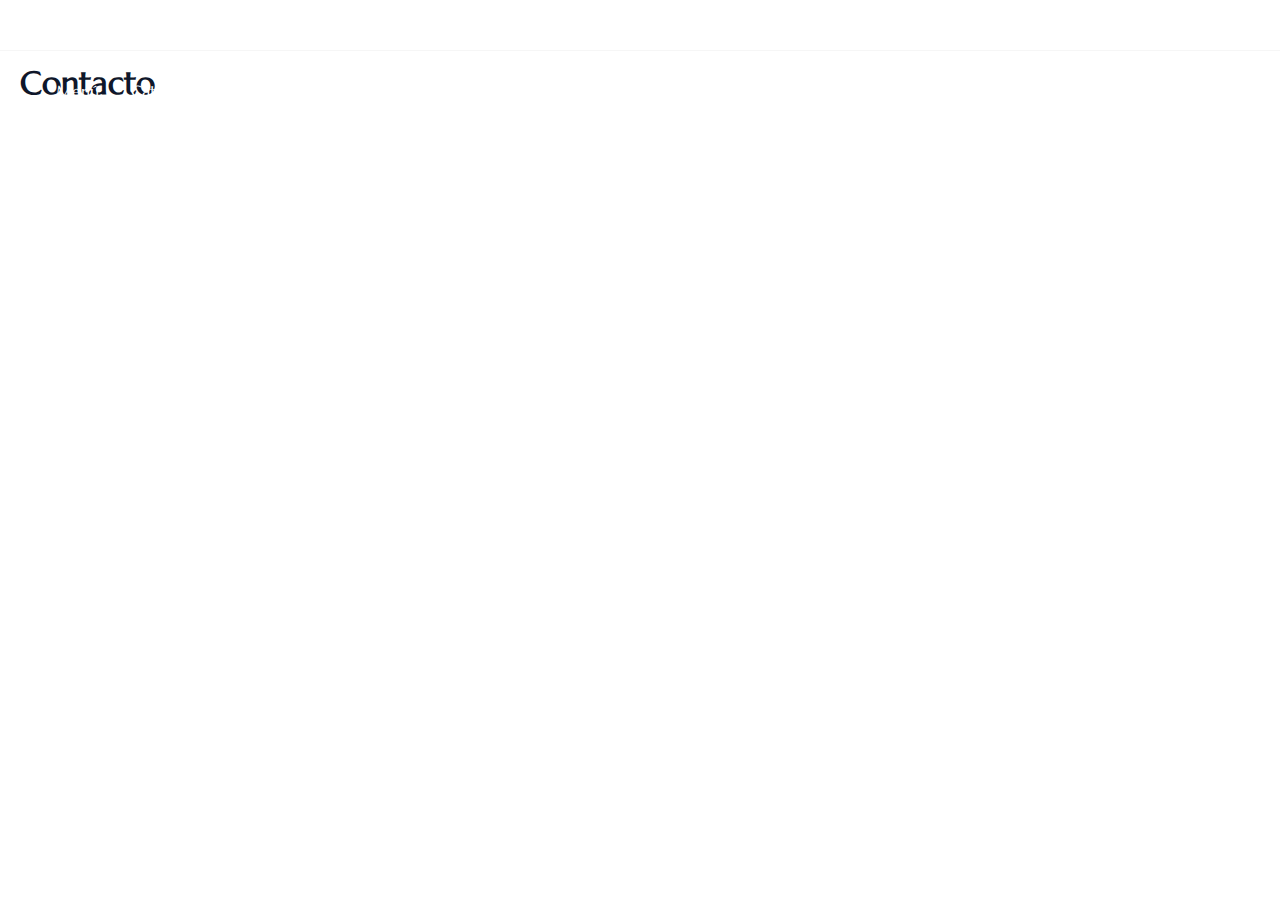
<file: contacto/index.html>
<!DOCTYPE html>
<html lang="es-CO">
<head>
<meta charset="UTF-8">
<meta name="viewport" content="width=device-width, initial-scale=1">
	 <link rel="profile" href="https://gmpg.org/xfn/11"> 
	 <title>Contacto &#8211; La Gran Mesa</title>
<meta name="robots" content="noindex, nofollow">
	<style>img:is([sizes="auto" i], [sizes^="auto," i]) { contain-intrinsic-size: 3000px 1500px }</style>
	<link rel="dns-prefetch" href="//fonts.googleapis.com">
<link rel="alternate" type="application/rss+xml" title="La Gran Mesa &raquo; Feed" href="https://elccarsas.github.io/Portafolio-Wilmar/feed/">
<link rel="alternate" type="application/rss+xml" title="La Gran Mesa &raquo; RSS de los comentarios" href="https://elccarsas.github.io/Portafolio-Wilmar/comments/feed/">
<script>
window._wpemojiSettings = {"baseUrl":"https:\/\/s.w.org\/images\/core\/emoji\/15.0.3\/72x72\/","ext":".png","svgUrl":"https:\/\/s.w.org\/images\/core\/emoji\/15.0.3\/svg\/","svgExt":".svg","source":{"concatemoji":"https:\/\/elccarsas.github.io\/Portafolio-Wilmar\/wp-includes\/js\/wp-emoji-release.min.js?ver=6.7.1"}};
/*! This file is auto-generated */
!function(i,n){var o,s,e;function c(e){try{var t={supportTests:e,timestamp:(new Date).valueOf()};sessionStorage.setItem(o,JSON.stringify(t))}catch(e){}}function p(e,t,n){e.clearRect(0,0,e.canvas.width,e.canvas.height),e.fillText(t,0,0);var t=new Uint32Array(e.getImageData(0,0,e.canvas.width,e.canvas.height).data),r=(e.clearRect(0,0,e.canvas.width,e.canvas.height),e.fillText(n,0,0),new Uint32Array(e.getImageData(0,0,e.canvas.width,e.canvas.height).data));return t.every(function(e,t){return e===r[t]})}function u(e,t,n){switch(t){case"flag":return n(e,"🏳️‍⚧️","🏳️​⚧️")?!1:!n(e,"🇺🇳","🇺​🇳")&&!n(e,"🏴󠁧󠁢󠁥󠁮󠁧󠁿","🏴​󠁧​󠁢​󠁥​󠁮​󠁧​󠁿");case"emoji":return!n(e,"🐦‍⬛","🐦​⬛")}return!1}function f(e,t,n){var r="undefined"!=typeof WorkerGlobalScope&&self instanceof WorkerGlobalScope?new OffscreenCanvas(300,150):i.createElement("canvas"),a=r.getContext("2d",{willReadFrequently:!0}),o=(a.textBaseline="top",a.font="600 32px Arial",{});return e.forEach(function(e){o[e]=t(a,e,n)}),o}function t(e){var t=i.createElement("script");t.src=e,t.defer=!0,i.head.appendChild(t)}"undefined"!=typeof Promise&&(o="wpEmojiSettingsSupports",s=["flag","emoji"],n.supports={everything:!0,everythingExceptFlag:!0},e=new Promise(function(e){i.addEventListener("DOMContentLoaded",e,{once:!0})}),new Promise(function(t){var n=function(){try{var e=JSON.parse(sessionStorage.getItem(o));if("object"==typeof e&&"number"==typeof e.timestamp&&(new Date).valueOf()<e.timestamp+604800&&"object"==typeof e.supportTests)return e.supportTests}catch(e){}return null}();if(!n){if("undefined"!=typeof Worker&&"undefined"!=typeof OffscreenCanvas&&"undefined"!=typeof URL&&URL.createObjectURL&&"undefined"!=typeof Blob)try{var e="postMessage("+f.toString()+"("+[JSON.stringify(s),u.toString(),p.toString()].join(",")+"));",r=new Blob([e],{type:"text/javascript"}),a=new Worker(URL.createObjectURL(r),{name:"wpTestEmojiSupports"});return void(a.onmessage=function(e){c(n=e.data),a.terminate(),t(n)})}catch(e){}c(n=f(s,u,p))}t(n)}).then(function(e){for(var t in e)n.supports[t]=e[t],n.supports.everything=n.supports.everything&&n.supports[t],"flag"!==t&&(n.supports.everythingExceptFlag=n.supports.everythingExceptFlag&&n.supports[t]);n.supports.everythingExceptFlag=n.supports.everythingExceptFlag&&!n.supports.flag,n.DOMReady=!1,n.readyCallback=function(){n.DOMReady=!0}}).then(function(){return e}).then(function(){var e;n.supports.everything||(n.readyCallback(),(e=n.source||{}).concatemoji?t(e.concatemoji):e.wpemoji&&e.twemoji&&(t(e.twemoji),t(e.wpemoji)))}))}((window,document),window._wpemojiSettings);
</script>
<link rel="stylesheet" id="genesis-blocks-style-css-css" href="https://elccarsas.github.io/Portafolio-Wilmar/wp-content/plugins/genesis-blocks/dist/style-blocks.build.css?ver=1733234602" media="all">
<link rel="stylesheet" id="astra-theme-css-css" href="https://elccarsas.github.io/Portafolio-Wilmar/wp-content/themes/astra/assets/css/minified/main.min.css?ver=4.7.3" media="all">
<style id="astra-theme-css-inline-css">:root{--ast-post-nav-space:0;--ast-container-default-xlg-padding:2.5em;--ast-container-default-lg-padding:2.5em;--ast-container-default-slg-padding:2em;--ast-container-default-md-padding:2.5em;--ast-container-default-sm-padding:2.5em;--ast-container-default-xs-padding:2.4em;--ast-container-default-xxs-padding:1.8em;--ast-code-block-background:#ECEFF3;--ast-comment-inputs-background:#F9FAFB;--ast-normal-container-width:1200px;--ast-narrow-container-width:750px;--ast-blog-title-font-weight:600;--ast-blog-meta-weight:600;}html{font-size:100%;}a{color:var(--ast-global-color-5);}a:hover,a:focus{color:var(--ast-global-color-1);}body,button,input,select,textarea,.ast-button,.ast-custom-button{font-family:'Marcellus',serif;font-weight:400;font-size:16px;font-size:1rem;line-height:var(--ast-body-line-height,1.65);}blockquote{color:var(--ast-global-color-3);}h1,.entry-content h1,h2,.entry-content h2,h3,.entry-content h3,h4,.entry-content h4,h5,.entry-content h5,h6,.entry-content h6,.site-title,.site-title a{font-family:'Marcellus',serif;}.ast-site-identity .site-title a{color:var(--ast-global-color-5);}.ast-site-identity .site-title a:hover{color:var(--ast-global-color-5);}.site-title{font-size:26px;font-size:1.625rem;display:block;}.site-header .site-description{font-size:15px;font-size:0.9375rem;display:none;}.entry-title{font-size:20px;font-size:1.25rem;}.ast-blog-single-element.ast-taxonomy-container a{font-size:14px;font-size:0.875rem;}.ast-blog-meta-container{font-size:13px;font-size:0.8125rem;}.archive .ast-article-post .ast-article-inner,.blog .ast-article-post .ast-article-inner,.archive .ast-article-post .ast-article-inner:hover,.blog .ast-article-post .ast-article-inner:hover{border-top-left-radius:6px;border-top-right-radius:6px;border-bottom-right-radius:6px;border-bottom-left-radius:6px;overflow:hidden;}h1,.entry-content h1{font-size:36px;font-size:2.25rem;font-family:'Marcellus',serif;line-height:1.4em;}h2,.entry-content h2{font-size:30px;font-size:1.875rem;font-family:'Marcellus',serif;line-height:1.3em;}h3,.entry-content h3{font-size:24px;font-size:1.5rem;font-family:'Marcellus',serif;line-height:1.3em;}h4,.entry-content h4{font-size:20px;font-size:1.25rem;line-height:1.2em;font-family:'Marcellus',serif;}h5,.entry-content h5{font-size:18px;font-size:1.125rem;line-height:1.2em;font-family:'Marcellus',serif;}h6,.entry-content h6{font-size:16px;font-size:1rem;line-height:1.25em;font-family:'Marcellus',serif;}::selection{background-color:var(--ast-global-color-0);color:#000000;}body,h1,.entry-title a,.entry-content h1,h2,.entry-content h2,h3,.entry-content h3,h4,.entry-content h4,h5,.entry-content h5,h6,.entry-content h6{color:var(--ast-global-color-3);}.tagcloud a:hover,.tagcloud a:focus,.tagcloud a.current-item{color:#000000;border-color:var(--ast-global-color-5);background-color:var(--ast-global-color-5);}input:focus,input[type="text"]:focus,input[type="email"]:focus,input[type="url"]:focus,input[type="password"]:focus,input[type="reset"]:focus,input[type="search"]:focus,textarea:focus{border-color:var(--ast-global-color-5);}input[type="radio"]:checked,input[type=reset],input[type="checkbox"]:checked,input[type="checkbox"]:hover:checked,input[type="checkbox"]:focus:checked,input[type=range]::-webkit-slider-thumb{border-color:var(--ast-global-color-5);background-color:var(--ast-global-color-5);box-shadow:none;}.site-footer a:hover + .post-count,.site-footer a:focus + .post-count{background:var(--ast-global-color-5);border-color:var(--ast-global-color-5);}.single .nav-links .nav-previous,.single .nav-links .nav-next{color:var(--ast-global-color-5);}.entry-meta,.entry-meta *{line-height:1.45;color:var(--ast-global-color-5);}.entry-meta a:not(.ast-button):hover,.entry-meta a:not(.ast-button):hover *,.entry-meta a:not(.ast-button):focus,.entry-meta a:not(.ast-button):focus *,.page-links > .page-link,.page-links .page-link:hover,.post-navigation a:hover{color:var(--ast-global-color-1);}#cat option,.secondary .calendar_wrap thead a,.secondary .calendar_wrap thead a:visited{color:var(--ast-global-color-5);}.secondary .calendar_wrap #today,.ast-progress-val span{background:var(--ast-global-color-5);}.secondary a:hover + .post-count,.secondary a:focus + .post-count{background:var(--ast-global-color-5);border-color:var(--ast-global-color-5);}.calendar_wrap #today > a{color:#000000;}.page-links .page-link,.single .post-navigation a{color:var(--ast-global-color-3);}.ast-search-menu-icon .search-form button.search-submit{padding:0 4px;}.ast-search-menu-icon form.search-form{padding-right:0;}.ast-search-menu-icon.slide-search input.search-field{width:0;}.ast-header-search .ast-search-menu-icon.ast-dropdown-active .search-form,.ast-header-search .ast-search-menu-icon.ast-dropdown-active .search-field:focus{transition:all 0.2s;}.search-form input.search-field:focus{outline:none;}.ast-search-menu-icon .search-form button.search-submit:focus,.ast-theme-transparent-header .ast-header-search .ast-dropdown-active .ast-icon,.ast-theme-transparent-header .ast-inline-search .search-field:focus .ast-icon{color:var(--ast-global-color-1);}.ast-header-search .slide-search .search-form{border:2px solid var(--ast-global-color-0);}.ast-header-search .slide-search .search-field{background-color:#fff;}.ast-archive-title{color:var(--ast-global-color-2);}.widget-title{font-size:22px;font-size:1.375rem;color:var(--ast-global-color-2);}.single .ast-author-details .author-title{color:var(--ast-global-color-1);}.ast-search-menu-icon.slide-search a:focus-visible:focus-visible,.astra-search-icon:focus-visible,#close:focus-visible,a:focus-visible,.ast-menu-toggle:focus-visible,.site .skip-link:focus-visible,.wp-block-loginout input:focus-visible,.wp-block-search.wp-block-search__button-inside .wp-block-search__inside-wrapper,.ast-header-navigation-arrow:focus-visible,.woocommerce .wc-proceed-to-checkout > .checkout-button:focus-visible,.woocommerce .woocommerce-MyAccount-navigation ul li a:focus-visible,.ast-orders-table__row .ast-orders-table__cell:focus-visible,.woocommerce .woocommerce-order-details .order-again > .button:focus-visible,.woocommerce .woocommerce-message a.button.wc-forward:focus-visible,.woocommerce #minus_qty:focus-visible,.woocommerce #plus_qty:focus-visible,a#ast-apply-coupon:focus-visible,.woocommerce .woocommerce-info a:focus-visible,.woocommerce .astra-shop-summary-wrap a:focus-visible,.woocommerce a.wc-forward:focus-visible,#ast-apply-coupon:focus-visible,.woocommerce-js .woocommerce-mini-cart-item a.remove:focus-visible,#close:focus-visible,.button.search-submit:focus-visible,#search_submit:focus,.normal-search:focus-visible,.ast-header-account-wrap:focus-visible{outline-style:dotted;outline-color:inherit;outline-width:thin;}input:focus,input[type="text"]:focus,input[type="email"]:focus,input[type="url"]:focus,input[type="password"]:focus,input[type="reset"]:focus,input[type="search"]:focus,input[type="number"]:focus,textarea:focus,.wp-block-search__input:focus,[data-section="section-header-mobile-trigger"] .ast-button-wrap .ast-mobile-menu-trigger-minimal:focus,.ast-mobile-popup-drawer.active .menu-toggle-close:focus,.woocommerce-ordering select.orderby:focus,#ast-scroll-top:focus,#coupon_code:focus,.woocommerce-page #comment:focus,.woocommerce #reviews #respond input#submit:focus,.woocommerce a.add_to_cart_button:focus,.woocommerce .button.single_add_to_cart_button:focus,.woocommerce .woocommerce-cart-form button:focus,.woocommerce .woocommerce-cart-form__cart-item .quantity .qty:focus,.woocommerce .woocommerce-billing-fields .woocommerce-billing-fields__field-wrapper .woocommerce-input-wrapper > .input-text:focus,.woocommerce #order_comments:focus,.woocommerce #place_order:focus,.woocommerce .woocommerce-address-fields .woocommerce-address-fields__field-wrapper .woocommerce-input-wrapper > .input-text:focus,.woocommerce .woocommerce-MyAccount-content form button:focus,.woocommerce .woocommerce-MyAccount-content .woocommerce-EditAccountForm .woocommerce-form-row .woocommerce-Input.input-text:focus,.woocommerce .ast-woocommerce-container .woocommerce-pagination ul.page-numbers li a:focus,body #content .woocommerce form .form-row .select2-container--default .select2-selection--single:focus,#ast-coupon-code:focus,.woocommerce.woocommerce-js .quantity input[type=number]:focus,.woocommerce-js .woocommerce-mini-cart-item .quantity input[type=number]:focus,.woocommerce p#ast-coupon-trigger:focus{border-style:dotted;border-color:inherit;border-width:thin;}input{outline:none;}.ast-logo-title-inline .site-logo-img{padding-right:1em;}body .ast-oembed-container *{position:absolute;top:0;width:100%;height:100%;left:0;}body .wp-block-embed-pocket-casts .ast-oembed-container *{position:unset;}.ast-single-post-featured-section + article {margin-top: 2em;}.site-content .ast-single-post-featured-section img {width: 100%;overflow: hidden;object-fit: cover;}.ast-separate-container .site-content .ast-single-post-featured-section + article {margin-top: -80px;z-index: 9;position: relative;border-radius: 4px;}@media (min-width: 922px) {.ast-no-sidebar .site-content .ast-article-image-container--wide {margin-left: -120px;margin-right: -120px;max-width: unset;width: unset;}.ast-left-sidebar .site-content .ast-article-image-container--wide,.ast-right-sidebar .site-content .ast-article-image-container--wide {margin-left: -10px;margin-right: -10px;}.site-content .ast-article-image-container--full {margin-left: calc( -50vw + 50%);margin-right: calc( -50vw + 50%);max-width: 100vw;width: 100vw;}.ast-left-sidebar .site-content .ast-article-image-container--full,.ast-right-sidebar .site-content .ast-article-image-container--full {margin-left: -10px;margin-right: -10px;max-width: inherit;width: auto;}}.site > .ast-single-related-posts-container {margin-top: 0;}@media (min-width: 922px) {.ast-desktop .ast-container--narrow {max-width: var(--ast-narrow-container-width);margin: 0 auto;}}.ast-page-builder-template .hentry {margin: 0;}.ast-page-builder-template .site-content > .ast-container {max-width: 100%;padding: 0;}.ast-page-builder-template .site .site-content #primary {padding: 0;margin: 0;}.ast-page-builder-template .no-results {text-align: center;margin: 4em auto;}.ast-page-builder-template .ast-pagination {padding: 2em;}.ast-page-builder-template .entry-header.ast-no-title.ast-no-thumbnail {margin-top: 0;}.ast-page-builder-template .entry-header.ast-header-without-markup {margin-top: 0;margin-bottom: 0;}.ast-page-builder-template .entry-header.ast-no-title.ast-no-meta {margin-bottom: 0;}.ast-page-builder-template.single .post-navigation {padding-bottom: 2em;}.ast-page-builder-template.single-post .site-content > .ast-container {max-width: 100%;}.ast-page-builder-template .entry-header {margin-top: 2em;margin-left: auto;margin-right: auto;}.ast-single-post.ast-page-builder-template .site-main > article,.woocommerce.ast-page-builder-template .site-main,.ast-page-builder-template .post-navigation {padding-top: 2em;padding-left: 20px;padding-right: 20px;}.ast-page-builder-template .ast-archive-description {margin: 2em auto 0;padding-left: 20px;padding-right: 20px;}.ast-page-builder-template .ast-row {margin-left: 0;margin-right: 0;}.single.ast-page-builder-template .entry-header + .entry-content,.single.ast-page-builder-template .ast-single-entry-banner + .site-content article .entry-content {margin-bottom: 2em;}@media(min-width: 921px) {.ast-page-builder-template.archive.ast-right-sidebar .ast-row article,.ast-page-builder-template.archive.ast-left-sidebar .ast-row article {padding-left: 0;padding-right: 0;}}input[type="text"],input[type="number"],input[type="email"],input[type="url"],input[type="password"],input[type="search"],input[type=reset],input[type=tel],input[type=date],select,textarea{font-size:16px;font-style:normal;font-weight:400;line-height:24px;width:100%;padding:12px 16px;border-radius:4px;box-shadow:0px 1px 2px 0px rgba(0,0,0,0.05);color:var(--ast-form-input-text,#475569);}input[type="text"],input[type="number"],input[type="email"],input[type="url"],input[type="password"],input[type="search"],input[type=reset],input[type=tel],input[type=date],select{height:40px;}input[type="date"]{border-width:1px;border-style:solid;border-color:var(--ast-border-color);}input[type="text"]:focus,input[type="number"]:focus,input[type="email"]:focus,input[type="url"]:focus,input[type="password"]:focus,input[type="search"]:focus,input[type=reset]:focus,input[type="tel"]:focus,input[type="date"]:focus,select:focus,textarea:focus{border-color:#046BD2;box-shadow:none;outline:none;color:var(--ast-form-input-focus-text,#475569);}label,legend{color:#111827;font-size:14px;font-style:normal;font-weight:500;line-height:20px;}select{padding:6px 10px;}fieldset{padding:30px;border-radius:4px;}button,.ast-button,.button,input[type="button"],input[type="reset"],input[type="submit"]{border-radius:4px;box-shadow:0px 1px 2px 0px rgba(0,0,0,0.05);}:root{--ast-comment-inputs-background:#FFF;}::placeholder{color:var(--ast-form-field-color,#9CA3AF);}::-ms-input-placeholder{color:var(--ast-form-field-color,#9CA3AF);}@media (max-width:921.9px){#ast-desktop-header{display:none;}}@media (min-width:922px){#ast-mobile-header{display:none;}}.wp-block-buttons.aligncenter{justify-content:center;}@media (max-width:921px){.ast-theme-transparent-header #primary,.ast-theme-transparent-header #secondary{padding:0;}}@media (max-width:921px){.ast-plain-container.ast-no-sidebar #primary{padding:0;}}.ast-plain-container.ast-no-sidebar #primary{margin-top:0;margin-bottom:0;}.wp-block-button.is-style-outline .wp-block-button__link{border-color:var(--ast-global-color-0);border-top-width:1px;border-right-width:1px;border-bottom-width:1px;border-left-width:1px;}div.wp-block-button.is-style-outline > .wp-block-button__link:not(.has-text-color),div.wp-block-button.wp-block-button__link.is-style-outline:not(.has-text-color){color:var(--ast-global-color-0);}.wp-block-button.is-style-outline .wp-block-button__link:hover,.wp-block-buttons .wp-block-button.is-style-outline .wp-block-button__link:focus,.wp-block-buttons .wp-block-button.is-style-outline > .wp-block-button__link:not(.has-text-color):hover,.wp-block-buttons .wp-block-button.wp-block-button__link.is-style-outline:not(.has-text-color):hover{color:#000000;background-color:var(--ast-global-color-1);border-color:var(--ast-global-color-1);}.post-page-numbers.current .page-link,.ast-pagination .page-numbers.current{color:#000000;border-color:var(--ast-global-color-0);background-color:var(--ast-global-color-0);}.wp-block-button.is-style-outline .wp-block-button__link{border-top-width:1px;border-right-width:1px;border-bottom-width:1px;border-left-width:1px;}.wp-block-buttons .wp-block-button.is-style-outline .wp-block-button__link.wp-element-button,.ast-outline-button,.wp-block-uagb-buttons-child .uagb-buttons-repeater.ast-outline-button{border-color:var(--ast-global-color-0);border-top-width:0px;border-right-width:0px;border-bottom-width:0px;border-left-width:0px;font-family:inherit;font-weight:500;font-size:16px;font-size:1rem;line-height:1em;padding-top:10px;padding-right:20px;padding-bottom:10px;padding-left:20px;border-top-left-radius:0px;border-top-right-radius:0px;border-bottom-right-radius:0px;border-bottom-left-radius:0px;}.wp-block-buttons .wp-block-button.is-style-outline > .wp-block-button__link:not(.has-text-color),.wp-block-buttons .wp-block-button.wp-block-button__link.is-style-outline:not(.has-text-color),.ast-outline-button{color:var(--ast-global-color-0);}.wp-block-button.is-style-outline .wp-block-button__link:hover,.wp-block-buttons .wp-block-button.is-style-outline .wp-block-button__link:focus,.wp-block-buttons .wp-block-button.is-style-outline > .wp-block-button__link:not(.has-text-color):hover,.wp-block-buttons .wp-block-button.wp-block-button__link.is-style-outline:not(.has-text-color):hover,.ast-outline-button:hover,.ast-outline-button:focus,.wp-block-uagb-buttons-child .uagb-buttons-repeater.ast-outline-button:hover,.wp-block-uagb-buttons-child .uagb-buttons-repeater.ast-outline-button:focus{color:#000000;background-color:var(--ast-global-color-1);border-color:var(--ast-global-color-1);}.wp-block-buttons .wp-block-button .wp-block-button__link.is-style-outline:not(.has-background),.wp-block-buttons .wp-block-button.is-style-outline>.wp-block-button__link:not(.has-background),.ast-outline-button{background-color:var(--ast-global-color-0);color:#000000;}.uagb-buttons-repeater.ast-outline-button{border-radius:9999px;}.entry-content[ast-blocks-layout] > figure{margin-bottom:1em;}h1.widget-title{font-weight:inherit;}h2.widget-title{font-weight:inherit;}h3.widget-title{font-weight:inherit;}#page{display:flex;flex-direction:column;min-height:100vh;}.ast-404-layout-1 h1.page-title{color:var(--ast-global-color-2);}.single .post-navigation a{line-height:1em;height:inherit;}.error-404 .page-sub-title{font-size:1.5rem;font-weight:inherit;}.search .site-content .content-area .search-form{margin-bottom:0;}#page .site-content{flex-grow:1;}.widget{margin-bottom:1.25em;}#secondary li{line-height:1.5em;}#secondary .wp-block-group h2{margin-bottom:0.7em;}#secondary h2{font-size:1.7rem;}.ast-separate-container .ast-article-post,.ast-separate-container .ast-article-single,.ast-separate-container .comment-respond{padding:3em;}.ast-separate-container .ast-article-single .ast-article-single{padding:0;}.ast-article-single .wp-block-post-template-is-layout-grid{padding-left:0;}.ast-separate-container .comments-title,.ast-narrow-container .comments-title{padding:1.5em 2em;}.ast-page-builder-template .comment-form-textarea,.ast-comment-formwrap .ast-grid-common-col{padding:0;}.ast-comment-formwrap{padding:0;display:inline-flex;column-gap:20px;width:100%;margin-left:0;margin-right:0;}.comments-area textarea#comment:focus,.comments-area textarea#comment:active,.comments-area .ast-comment-formwrap input[type="text"]:focus,.comments-area .ast-comment-formwrap input[type="text"]:active {box-shadow:none;outline:none;}.archive.ast-page-builder-template .entry-header{margin-top:2em;}.ast-page-builder-template .ast-comment-formwrap{width:100%;}.entry-title{margin-bottom:0.6em;}.ast-archive-description p{font-size:inherit;font-weight:inherit;line-height:inherit;}.ast-separate-container .ast-comment-list li.depth-1,.hentry{margin-bottom:1.5em;}.site-content section.ast-archive-description{margin-bottom:2em;}@media (min-width:921px){.ast-left-sidebar.ast-page-builder-template #secondary,.archive.ast-right-sidebar.ast-page-builder-template .site-main{padding-left:20px;padding-right:20px;}}@media (max-width:544px){.ast-comment-formwrap.ast-row{column-gap:10px;display:inline-block;}#ast-commentform .ast-grid-common-col{position:relative;width:100%;}}@media (min-width:1201px){.ast-separate-container .ast-article-post,.ast-separate-container .ast-article-single,.ast-separate-container .ast-author-box,.ast-separate-container .ast-404-layout-1,.ast-separate-container .no-results{padding:3em;}}@media (max-width:921px){.ast-separate-container #primary,.ast-separate-container #secondary{padding:1.5em 0;}#primary,#secondary{padding:1.5em 0;margin:0;}.ast-left-sidebar #content > .ast-container{display:flex;flex-direction:column-reverse;width:100%;}}@media (min-width:922px){.ast-separate-container.ast-right-sidebar #primary,.ast-separate-container.ast-left-sidebar #primary{border:0;}.search-no-results.ast-separate-container #primary{margin-bottom:4em;}}.wp-block-button .wp-block-button__link{color:var(--ast-global-color-0);}.wp-block-button .wp-block-button__link:hover,.wp-block-button .wp-block-button__link:focus{color:#000000;background-color:var(--ast-global-color-1);border-color:var(--ast-global-color-1);}.wp-block-button .wp-block-button__link,.wp-block-search .wp-block-search__button,body .wp-block-file .wp-block-file__button{border-style:solid;border-top-width:1px;border-right-width:1px;border-left-width:1px;border-bottom-width:1px;border-color:var(--ast-global-color-0);background-color:transparent;color:var(--ast-global-color-0);font-family:inherit;font-weight:500;line-height:1em;font-size:16px;font-size:1rem;border-top-left-radius:0px;border-top-right-radius:0px;border-bottom-right-radius:0px;border-bottom-left-radius:0px;padding-top:10px;padding-right:20px;padding-bottom:10px;padding-left:20px;}.menu-toggle,button,.ast-button,.ast-custom-button,.button,input#submit,input[type="button"],input[type="submit"],input[type="reset"],#comments .submit,.search .search-submit,form[CLASS*="wp-block-search__"].wp-block-search .wp-block-search__inside-wrapper .wp-block-search__button,body .wp-block-file .wp-block-file__button,.search .search-submit,.woocommerce-js a.button,.woocommerce button.button,.woocommerce .woocommerce-message a.button,.woocommerce #respond input#submit.alt,.woocommerce input.button.alt,.woocommerce input.button,.woocommerce input.button:disabled,.woocommerce input.button:disabled[disabled],.woocommerce input.button:disabled:hover,.woocommerce input.button:disabled[disabled]:hover,.woocommerce #respond input#submit,.woocommerce button.button.alt.disabled,.wc-block-grid__products .wc-block-grid__product .wp-block-button__link,.wc-block-grid__product-onsale,[CLASS*="wc-block"] button,.woocommerce-js .astra-cart-drawer .astra-cart-drawer-content .woocommerce-mini-cart__buttons .button:not(.checkout):not(.ast-continue-shopping),.woocommerce-js .astra-cart-drawer .astra-cart-drawer-content .woocommerce-mini-cart__buttons a.checkout,.woocommerce button.button.alt.disabled.wc-variation-selection-needed,[CLASS*="wc-block"] .wc-block-components-button{border-style:solid;border-top-width:1px;border-right-width:1px;border-left-width:1px;border-bottom-width:1px;color:var(--ast-global-color-0);border-color:var(--ast-global-color-0);background-color:transparent;padding-top:10px;padding-right:20px;padding-bottom:10px;padding-left:20px;font-family:inherit;font-weight:500;font-size:16px;font-size:1rem;line-height:1em;border-top-left-radius:0px;border-top-right-radius:0px;border-bottom-right-radius:0px;border-bottom-left-radius:0px;}button:focus,.menu-toggle:hover,button:hover,.ast-button:hover,.ast-custom-button:hover .button:hover,.ast-custom-button:hover ,input[type=reset]:hover,input[type=reset]:focus,input#submit:hover,input#submit:focus,input[type="button"]:hover,input[type="button"]:focus,input[type="submit"]:hover,input[type="submit"]:focus,form[CLASS*="wp-block-search__"].wp-block-search .wp-block-search__inside-wrapper .wp-block-search__button:hover,form[CLASS*="wp-block-search__"].wp-block-search .wp-block-search__inside-wrapper .wp-block-search__button:focus,body .wp-block-file .wp-block-file__button:hover,body .wp-block-file .wp-block-file__button:focus,.woocommerce-js a.button:hover,.woocommerce button.button:hover,.woocommerce .woocommerce-message a.button:hover,.woocommerce #respond input#submit:hover,.woocommerce #respond input#submit.alt:hover,.woocommerce input.button.alt:hover,.woocommerce input.button:hover,.woocommerce button.button.alt.disabled:hover,.wc-block-grid__products .wc-block-grid__product .wp-block-button__link:hover,[CLASS*="wc-block"] button:hover,.woocommerce-js .astra-cart-drawer .astra-cart-drawer-content .woocommerce-mini-cart__buttons .button:not(.checkout):not(.ast-continue-shopping):hover,.woocommerce-js .astra-cart-drawer .astra-cart-drawer-content .woocommerce-mini-cart__buttons a.checkout:hover,.woocommerce button.button.alt.disabled.wc-variation-selection-needed:hover,[CLASS*="wc-block"] .wc-block-components-button:hover,[CLASS*="wc-block"] .wc-block-components-button:focus{color:#000000;background-color:var(--ast-global-color-1);border-color:var(--ast-global-color-1);}form[CLASS*="wp-block-search__"].wp-block-search .wp-block-search__inside-wrapper .wp-block-search__button.has-icon{padding-top:calc(10px - 3px);padding-right:calc(20px - 3px);padding-bottom:calc(10px - 3px);padding-left:calc(20px - 3px);}@media (max-width:921px){.ast-mobile-header-stack .main-header-bar .ast-search-menu-icon{display:inline-block;}.ast-header-break-point.ast-header-custom-item-outside .ast-mobile-header-stack .main-header-bar .ast-search-icon{margin:0;}.ast-comment-avatar-wrap img{max-width:2.5em;}.ast-comment-meta{padding:0 1.8888em 1.3333em;}}@media (min-width:544px){.ast-container{max-width:100%;}}@media (max-width:544px){.ast-separate-container .ast-article-post,.ast-separate-container .ast-article-single,.ast-separate-container .comments-title,.ast-separate-container .ast-archive-description{padding:1.5em 1em;}.ast-separate-container #content .ast-container{padding-left:0.54em;padding-right:0.54em;}.ast-separate-container .ast-comment-list .bypostauthor{padding:.5em;}.ast-search-menu-icon.ast-dropdown-active .search-field{width:170px;}} #ast-mobile-header .ast-site-header-cart-li a{pointer-events:none;} #ast-desktop-header .ast-site-header-cart-li a{pointer-events:none;}.ast-separate-container{background-color:var(--ast-global-color-4);background-image:none;}@media (max-width:921px){.site-title{display:block;}.site-header .site-description{display:none;}h1,.entry-content h1{font-size:30px;}h2,.entry-content h2{font-size:25px;}h3,.entry-content h3{font-size:20px;}}@media (max-width:544px){.site-title{display:block;}.site-header .site-description{display:none;}h1,.entry-content h1{font-size:30px;}h2,.entry-content h2{font-size:25px;}h3,.entry-content h3{font-size:20px;}}@media (max-width:921px){html{font-size:91.2%;}}@media (max-width:544px){html{font-size:91.2%;}}@media (min-width:922px){.ast-container{max-width:1240px;}}@media (min-width:922px){.site-content .ast-container{display:flex;}}@media (max-width:921px){.site-content .ast-container{flex-direction:column;}}.entry-content h1,.entry-content h2,.entry-content h3,.entry-content h4,.entry-content h5,.entry-content h6{clear:none;}@media (min-width:922px){.main-header-menu .sub-menu .menu-item.ast-left-align-sub-menu:hover > .sub-menu,.main-header-menu .sub-menu .menu-item.ast-left-align-sub-menu.focus > .sub-menu{margin-left:-0px;}}.ast-theme-transparent-header [data-section="section-header-mobile-trigger"] .ast-button-wrap .ast-mobile-menu-trigger-minimal{background:transparent;}.entry-content li > p{margin-bottom:0;}.site .comments-area{padding-bottom:2em;margin-top:2em;}.wp-block-file {display: flex;align-items: center;flex-wrap: wrap;justify-content: space-between;}.wp-block-pullquote {border: none;}.wp-block-pullquote blockquote::before {content: "\201D";font-family: "Helvetica",sans-serif;display: flex;transform: rotate( 180deg );font-size: 6rem;font-style: normal;line-height: 1;font-weight: bold;align-items: center;justify-content: center;}.has-text-align-right > blockquote::before {justify-content: flex-start;}.has-text-align-left > blockquote::before {justify-content: flex-end;}figure.wp-block-pullquote.is-style-solid-color blockquote {max-width: 100%;text-align: inherit;}html body {--wp--custom--ast-default-block-top-padding: 3em;--wp--custom--ast-default-block-right-padding: 3em;--wp--custom--ast-default-block-bottom-padding: 3em;--wp--custom--ast-default-block-left-padding: 3em;--wp--custom--ast-container-width: 1200px;--wp--custom--ast-content-width-size: 1200px;--wp--custom--ast-wide-width-size: calc(1200px + var(--wp--custom--ast-default-block-left-padding) + var(--wp--custom--ast-default-block-right-padding));}.ast-narrow-container {--wp--custom--ast-content-width-size: 750px;--wp--custom--ast-wide-width-size: 750px;}@media(max-width: 921px) {html body {--wp--custom--ast-default-block-top-padding: 3em;--wp--custom--ast-default-block-right-padding: 2em;--wp--custom--ast-default-block-bottom-padding: 3em;--wp--custom--ast-default-block-left-padding: 2em;}}@media(max-width: 544px) {html body {--wp--custom--ast-default-block-top-padding: 3em;--wp--custom--ast-default-block-right-padding: 1.5em;--wp--custom--ast-default-block-bottom-padding: 3em;--wp--custom--ast-default-block-left-padding: 1.5em;}}.entry-content > .wp-block-group,.entry-content > .wp-block-cover,.entry-content > .wp-block-columns {padding-top: var(--wp--custom--ast-default-block-top-padding);padding-right: var(--wp--custom--ast-default-block-right-padding);padding-bottom: var(--wp--custom--ast-default-block-bottom-padding);padding-left: var(--wp--custom--ast-default-block-left-padding);}.ast-plain-container.ast-no-sidebar .entry-content > .alignfull,.ast-page-builder-template .ast-no-sidebar .entry-content > .alignfull {margin-left: calc( -50vw + 50%);margin-right: calc( -50vw + 50%);max-width: 100vw;width: 100vw;}.ast-plain-container.ast-no-sidebar .entry-content .alignfull .alignfull,.ast-page-builder-template.ast-no-sidebar .entry-content .alignfull .alignfull,.ast-plain-container.ast-no-sidebar .entry-content .alignfull .alignwide,.ast-page-builder-template.ast-no-sidebar .entry-content .alignfull .alignwide,.ast-plain-container.ast-no-sidebar .entry-content .alignwide .alignfull,.ast-page-builder-template.ast-no-sidebar .entry-content .alignwide .alignfull,.ast-plain-container.ast-no-sidebar .entry-content .alignwide .alignwide,.ast-page-builder-template.ast-no-sidebar .entry-content .alignwide .alignwide,.ast-plain-container.ast-no-sidebar .entry-content .wp-block-column .alignfull,.ast-page-builder-template.ast-no-sidebar .entry-content .wp-block-column .alignfull,.ast-plain-container.ast-no-sidebar .entry-content .wp-block-column .alignwide,.ast-page-builder-template.ast-no-sidebar .entry-content .wp-block-column .alignwide {margin-left: auto;margin-right: auto;width: 100%;}[ast-blocks-layout] .wp-block-separator:not(.is-style-dots) {height: 0;}[ast-blocks-layout] .wp-block-separator {margin: 20px auto;}[ast-blocks-layout] .wp-block-separator:not(.is-style-wide):not(.is-style-dots) {max-width: 100px;}[ast-blocks-layout] .wp-block-separator.has-background {padding: 0;}.entry-content[ast-blocks-layout] > * {max-width: var(--wp--custom--ast-content-width-size);margin-left: auto;margin-right: auto;}.entry-content[ast-blocks-layout] > .alignwide {max-width: var(--wp--custom--ast-wide-width-size);}.entry-content[ast-blocks-layout] .alignfull {max-width: none;}.entry-content .wp-block-columns {margin-bottom: 0;}blockquote {margin: 1.5em;border-color: rgba(0,0,0,0.05);}.wp-block-quote:not(.has-text-align-right):not(.has-text-align-center) {border-left: 5px solid rgba(0,0,0,0.05);}.has-text-align-right > blockquote,blockquote.has-text-align-right {border-right: 5px solid rgba(0,0,0,0.05);}.has-text-align-left > blockquote,blockquote.has-text-align-left {border-left: 5px solid rgba(0,0,0,0.05);}.wp-block-site-tagline,.wp-block-latest-posts .read-more {margin-top: 15px;}.wp-block-loginout p label {display: block;}.wp-block-loginout p:not(.login-remember):not(.login-submit) input {width: 100%;}.wp-block-loginout input:focus {border-color: transparent;}.wp-block-loginout input:focus {outline: thin dotted;}.entry-content .wp-block-media-text .wp-block-media-text__content {padding: 0 0 0 8%;}.entry-content .wp-block-media-text.has-media-on-the-right .wp-block-media-text__content {padding: 0 8% 0 0;}.entry-content .wp-block-media-text.has-background .wp-block-media-text__content {padding: 8%;}.entry-content .wp-block-cover:not([class*="background-color"]) .wp-block-cover__inner-container,.entry-content .wp-block-cover:not([class*="background-color"]) .wp-block-cover-image-text,.entry-content .wp-block-cover:not([class*="background-color"]) .wp-block-cover-text,.entry-content .wp-block-cover-image:not([class*="background-color"]) .wp-block-cover__inner-container,.entry-content .wp-block-cover-image:not([class*="background-color"]) .wp-block-cover-image-text,.entry-content .wp-block-cover-image:not([class*="background-color"]) .wp-block-cover-text {color: var(--ast-global-color-5);}.wp-block-loginout .login-remember input {width: 1.1rem;height: 1.1rem;margin: 0 5px 4px 0;vertical-align: middle;}.wp-block-latest-posts > li > *:first-child,.wp-block-latest-posts:not(.is-grid) > li:first-child {margin-top: 0;}.entry-content .wp-block-buttons,.entry-content .wp-block-uagb-buttons {margin-bottom: 1.5em;}.wp-block-search__inside-wrapper .wp-block-search__input {padding: 0 10px;color: var(--ast-global-color-3);background: var(--ast-global-color-5);border-color: var(--ast-border-color);}.wp-block-latest-posts .read-more {margin-bottom: 1.5em;}.wp-block-search__no-button .wp-block-search__inside-wrapper .wp-block-search__input {padding-top: 5px;padding-bottom: 5px;}.wp-block-latest-posts .wp-block-latest-posts__post-date,.wp-block-latest-posts .wp-block-latest-posts__post-author {font-size: 1rem;}.wp-block-latest-posts > li > *,.wp-block-latest-posts:not(.is-grid) > li {margin-top: 12px;margin-bottom: 12px;}.ast-page-builder-template .entry-content[ast-blocks-layout] > *,.ast-page-builder-template .entry-content[ast-blocks-layout] > .alignfull > * {max-width: none;}.ast-page-builder-template .entry-content[ast-blocks-layout] > .alignwide > * {max-width: var(--wp--custom--ast-wide-width-size);}.ast-page-builder-template .entry-content[ast-blocks-layout] > .inherit-container-width > *,.ast-page-builder-template .entry-content[ast-blocks-layout] > * > *,.entry-content[ast-blocks-layout] > .wp-block-cover .wp-block-cover__inner-container {max-width: var(--wp--custom--ast-content-width-size);margin-left: auto;margin-right: auto;}.entry-content[ast-blocks-layout] .wp-block-cover:not(.alignleft):not(.alignright) {width: auto;}@media(max-width: 1200px) {.ast-separate-container .entry-content > .alignfull,.ast-separate-container .entry-content[ast-blocks-layout] > .alignwide,.ast-plain-container .entry-content[ast-blocks-layout] > .alignwide,.ast-plain-container .entry-content .alignfull {margin-left: calc(-1 * min(var(--ast-container-default-xlg-padding),20px)) ;margin-right: calc(-1 * min(var(--ast-container-default-xlg-padding),20px));}}@media(min-width: 1201px) {.ast-separate-container .entry-content > .alignfull {margin-left: calc(-1 * var(--ast-container-default-xlg-padding) );margin-right: calc(-1 * var(--ast-container-default-xlg-padding) );}.ast-separate-container .entry-content[ast-blocks-layout] > .alignwide,.ast-plain-container .entry-content[ast-blocks-layout] > .alignwide {margin-left: calc(-1 * var(--wp--custom--ast-default-block-left-padding) );margin-right: calc(-1 * var(--wp--custom--ast-default-block-right-padding) );}}@media(min-width: 921px) {.ast-separate-container .entry-content .wp-block-group.alignwide:not(.inherit-container-width) > :where(:not(.alignleft):not(.alignright)),.ast-plain-container .entry-content .wp-block-group.alignwide:not(.inherit-container-width) > :where(:not(.alignleft):not(.alignright)) {max-width: calc( var(--wp--custom--ast-content-width-size) + 80px );}.ast-plain-container.ast-right-sidebar .entry-content[ast-blocks-layout] .alignfull,.ast-plain-container.ast-left-sidebar .entry-content[ast-blocks-layout] .alignfull {margin-left: -60px;margin-right: -60px;}}@media(min-width: 544px) {.entry-content > .alignleft {margin-right: 20px;}.entry-content > .alignright {margin-left: 20px;}}@media (max-width:544px){.wp-block-columns .wp-block-column:not(:last-child){margin-bottom:20px;}.wp-block-latest-posts{margin:0;}}@media( max-width: 600px ) {.entry-content .wp-block-media-text .wp-block-media-text__content,.entry-content .wp-block-media-text.has-media-on-the-right .wp-block-media-text__content {padding: 8% 0 0;}.entry-content .wp-block-media-text.has-background .wp-block-media-text__content {padding: 8%;}}.ast-page-builder-template .entry-header {padding-left: 0;}.ast-narrow-container .site-content .wp-block-uagb-image--align-full .wp-block-uagb-image__figure {max-width: 100%;margin-left: auto;margin-right: auto;}.entry-content ul,.entry-content ol {padding: revert;margin: revert;padding-left: 20px;}:root .has-ast-global-color-0-color{color:var(--ast-global-color-0);}:root .has-ast-global-color-0-background-color{background-color:var(--ast-global-color-0);}:root .wp-block-button .has-ast-global-color-0-color{color:var(--ast-global-color-0);}:root .wp-block-button .has-ast-global-color-0-background-color{background-color:var(--ast-global-color-0);}:root .has-ast-global-color-1-color{color:var(--ast-global-color-1);}:root .has-ast-global-color-1-background-color{background-color:var(--ast-global-color-1);}:root .wp-block-button .has-ast-global-color-1-color{color:var(--ast-global-color-1);}:root .wp-block-button .has-ast-global-color-1-background-color{background-color:var(--ast-global-color-1);}:root .has-ast-global-color-2-color{color:var(--ast-global-color-2);}:root .has-ast-global-color-2-background-color{background-color:var(--ast-global-color-2);}:root .wp-block-button .has-ast-global-color-2-color{color:var(--ast-global-color-2);}:root .wp-block-button .has-ast-global-color-2-background-color{background-color:var(--ast-global-color-2);}:root .has-ast-global-color-3-color{color:var(--ast-global-color-3);}:root .has-ast-global-color-3-background-color{background-color:var(--ast-global-color-3);}:root .wp-block-button .has-ast-global-color-3-color{color:var(--ast-global-color-3);}:root .wp-block-button .has-ast-global-color-3-background-color{background-color:var(--ast-global-color-3);}:root .has-ast-global-color-4-color{color:var(--ast-global-color-4);}:root .has-ast-global-color-4-background-color{background-color:var(--ast-global-color-4);}:root .wp-block-button .has-ast-global-color-4-color{color:var(--ast-global-color-4);}:root .wp-block-button .has-ast-global-color-4-background-color{background-color:var(--ast-global-color-4);}:root .has-ast-global-color-5-color{color:var(--ast-global-color-5);}:root .has-ast-global-color-5-background-color{background-color:var(--ast-global-color-5);}:root .wp-block-button .has-ast-global-color-5-color{color:var(--ast-global-color-5);}:root .wp-block-button .has-ast-global-color-5-background-color{background-color:var(--ast-global-color-5);}:root .has-ast-global-color-6-color{color:var(--ast-global-color-6);}:root .has-ast-global-color-6-background-color{background-color:var(--ast-global-color-6);}:root .wp-block-button .has-ast-global-color-6-color{color:var(--ast-global-color-6);}:root .wp-block-button .has-ast-global-color-6-background-color{background-color:var(--ast-global-color-6);}:root .has-ast-global-color-7-color{color:var(--ast-global-color-7);}:root .has-ast-global-color-7-background-color{background-color:var(--ast-global-color-7);}:root .wp-block-button .has-ast-global-color-7-color{color:var(--ast-global-color-7);}:root .wp-block-button .has-ast-global-color-7-background-color{background-color:var(--ast-global-color-7);}:root .has-ast-global-color-8-color{color:var(--ast-global-color-8);}:root .has-ast-global-color-8-background-color{background-color:var(--ast-global-color-8);}:root .wp-block-button .has-ast-global-color-8-color{color:var(--ast-global-color-8);}:root .wp-block-button .has-ast-global-color-8-background-color{background-color:var(--ast-global-color-8);}:root{--ast-global-color-0:#DCA54A;--ast-global-color-1:#D09A40;--ast-global-color-2:#0F172A;--ast-global-color-3:#4A4A4A;--ast-global-color-4:#FAF5E5;--ast-global-color-5:#FFFFFF;--ast-global-color-6:#F0E6C5;--ast-global-color-7:#141004;--ast-global-color-8:#222222;}:root {--ast-border-color : var(--ast-global-color-6);}.ast-single-entry-banner {-js-display: flex;display: flex;flex-direction: column;justify-content: center;text-align: center;position: relative;background: #eeeeee;}.ast-single-entry-banner[data-banner-layout="layout-1"] {max-width: 1200px;background: inherit;padding: 20px 0;}.ast-single-entry-banner[data-banner-width-type="custom"] {margin: 0 auto;width: 100%;}.ast-single-entry-banner + .site-content .entry-header {margin-bottom: 0;}.site .ast-author-avatar {--ast-author-avatar-size: ;}a.ast-underline-text {text-decoration: underline;}.ast-container > .ast-terms-link {position: relative;display: block;}a.ast-button.ast-badge-tax {padding: 4px 8px;border-radius: 3px;font-size: inherit;}header.entry-header .entry-title{font-weight:600;font-size:32px;font-size:2rem;}header.entry-header > *:not(:last-child){margin-bottom:10px;}header.entry-header .post-thumb-img-content{text-align:center;}header.entry-header .post-thumb img,.ast-single-post-featured-section.post-thumb img{aspect-ratio:16/9;width:100%;height:100%;}.ast-archive-entry-banner {-js-display: flex;display: flex;flex-direction: column;justify-content: center;text-align: center;position: relative;background: #eeeeee;}.ast-archive-entry-banner[data-banner-width-type="custom"] {margin: 0 auto;width: 100%;}.ast-archive-entry-banner[data-banner-layout="layout-1"] {background: inherit;padding: 20px 0;text-align: left;}body.archive .ast-archive-description{max-width:1200px;width:100%;text-align:left;padding-top:3em;padding-right:3em;padding-bottom:3em;padding-left:3em;}body.archive .ast-archive-description .ast-archive-title,body.archive .ast-archive-description .ast-archive-title *{font-weight:600;font-size:32px;font-size:2rem;}body.archive .ast-archive-description > *:not(:last-child){margin-bottom:10px;}@media (max-width:921px){body.archive .ast-archive-description{text-align:left;}}@media (max-width:544px){body.archive .ast-archive-description{text-align:left;}}.ast-theme-transparent-header #masthead .site-logo-img .transparent-custom-logo .astra-logo-svg{width:150px;}.ast-theme-transparent-header #masthead .site-logo-img .transparent-custom-logo img{ max-width:150px;}@media (max-width:921px){.ast-theme-transparent-header #masthead .site-logo-img .transparent-custom-logo .astra-logo-svg{width:120px;}.ast-theme-transparent-header #masthead .site-logo-img .transparent-custom-logo img{ max-width:120px;}}@media (max-width:543px){.ast-theme-transparent-header #masthead .site-logo-img .transparent-custom-logo .astra-logo-svg{width:100px;}.ast-theme-transparent-header #masthead .site-logo-img .transparent-custom-logo img{ max-width:100px;}}@media (min-width:921px){.ast-theme-transparent-header #masthead{position:absolute;left:0;right:0;}.ast-theme-transparent-header .main-header-bar,.ast-theme-transparent-header.ast-header-break-point .main-header-bar{background:none;}body.elementor-editor-active.ast-theme-transparent-header #masthead,.fl-builder-edit .ast-theme-transparent-header #masthead,body.vc_editor.ast-theme-transparent-header #masthead,body.brz-ed.ast-theme-transparent-header #masthead{z-index:0;}.ast-header-break-point.ast-replace-site-logo-transparent.ast-theme-transparent-header .custom-mobile-logo-link{display:none;}.ast-header-break-point.ast-replace-site-logo-transparent.ast-theme-transparent-header .transparent-custom-logo{display:inline-block;}.ast-theme-transparent-header .ast-above-header,.ast-theme-transparent-header .ast-above-header.ast-above-header-bar{background-image:none;background-color:transparent;}.ast-theme-transparent-header .ast-below-header,.ast-theme-transparent-header .ast-below-header.ast-below-header-bar{background-image:none;background-color:transparent;}}.ast-theme-transparent-header .ast-builder-menu .main-header-menu .menu-item .sub-menu .menu-link,.ast-theme-transparent-header .main-header-menu .menu-item .sub-menu .menu-link{background-color:transparent;}@media (max-width:921px){.ast-theme-transparent-header #masthead{position:absolute;left:0;right:0;}.ast-theme-transparent-header .main-header-bar,.ast-theme-transparent-header.ast-header-break-point .main-header-bar{background:none;}body.elementor-editor-active.ast-theme-transparent-header #masthead,.fl-builder-edit .ast-theme-transparent-header #masthead,body.vc_editor.ast-theme-transparent-header #masthead,body.brz-ed.ast-theme-transparent-header #masthead{z-index:0;}.ast-header-break-point.ast-replace-site-logo-transparent.ast-theme-transparent-header .custom-mobile-logo-link{display:none;}.ast-header-break-point.ast-replace-site-logo-transparent.ast-theme-transparent-header .transparent-custom-logo{display:inline-block;}.ast-theme-transparent-header .ast-above-header,.ast-theme-transparent-header .ast-above-header.ast-above-header-bar{background-image:none;background-color:transparent;}.ast-theme-transparent-header .ast-below-header,.ast-theme-transparent-header .ast-below-header.ast-below-header-bar{background-image:none;background-color:transparent;}}.ast-theme-transparent-header #ast-desktop-header > .ast-main-header-wrap > .main-header-bar,.ast-theme-transparent-header.ast-header-break-point #ast-mobile-header > .ast-main-header-wrap > .main-header-bar{border-bottom-width:0px;border-bottom-style:solid;}.ast-breadcrumbs .trail-browse,.ast-breadcrumbs .trail-items,.ast-breadcrumbs .trail-items li{display:inline-block;margin:0;padding:0;border:none;background:inherit;text-indent:0;text-decoration:none;}.ast-breadcrumbs .trail-browse{font-size:inherit;font-style:inherit;font-weight:inherit;color:inherit;}.ast-breadcrumbs .trail-items{list-style:none;}.trail-items li::after{padding:0 0.3em;content:"\00bb";}.trail-items li:last-of-type::after{display:none;}h1,.entry-content h1,h2,.entry-content h2,h3,.entry-content h3,h4,.entry-content h4,h5,.entry-content h5,h6,.entry-content h6{color:var(--ast-global-color-2);}.entry-title a{color:var(--ast-global-color-2);}@media (max-width:921px){.ast-builder-grid-row-container.ast-builder-grid-row-tablet-3-firstrow .ast-builder-grid-row > *:first-child,.ast-builder-grid-row-container.ast-builder-grid-row-tablet-3-lastrow .ast-builder-grid-row > *:last-child{grid-column:1 / -1;}}@media (max-width:544px){.ast-builder-grid-row-container.ast-builder-grid-row-mobile-3-firstrow .ast-builder-grid-row > *:first-child,.ast-builder-grid-row-container.ast-builder-grid-row-mobile-3-lastrow .ast-builder-grid-row > *:last-child{grid-column:1 / -1;}}.ast-builder-layout-element[data-section="title_tagline"]{display:flex;}@media (max-width:921px){.ast-header-break-point .ast-builder-layout-element[data-section="title_tagline"]{display:flex;}}@media (max-width:544px){.ast-header-break-point .ast-builder-layout-element[data-section="title_tagline"]{display:flex;}}.ast-builder-menu-1{font-family:inherit;font-weight:inherit;}.ast-builder-menu-1 .menu-item > .menu-link{color:var(--ast-global-color-5);}.ast-builder-menu-1 .menu-item > .ast-menu-toggle{color:var(--ast-global-color-5);}.ast-builder-menu-1 .menu-item:hover > .menu-link,.ast-builder-menu-1 .inline-on-mobile .menu-item:hover > .ast-menu-toggle{color:var(--ast-global-color-1);}.ast-builder-menu-1 .menu-item:hover > .ast-menu-toggle{color:var(--ast-global-color-1);}.ast-builder-menu-1 .menu-item.current-menu-item > .menu-link,.ast-builder-menu-1 .inline-on-mobile .menu-item.current-menu-item > .ast-menu-toggle,.ast-builder-menu-1 .current-menu-ancestor > .menu-link{color:var(--ast-global-color-5);}.ast-builder-menu-1 .menu-item.current-menu-item > .ast-menu-toggle{color:var(--ast-global-color-5);}.ast-builder-menu-1 .sub-menu,.ast-builder-menu-1 .inline-on-mobile .sub-menu{border-top-width:2px;border-bottom-width:0px;border-right-width:0px;border-left-width:0px;border-color:var(--ast-global-color-0);border-style:solid;}.ast-builder-menu-1 .main-header-menu > .menu-item > .sub-menu,.ast-builder-menu-1 .main-header-menu > .menu-item > .astra-full-megamenu-wrapper{margin-top:0px;}.ast-desktop .ast-builder-menu-1 .main-header-menu > .menu-item > .sub-menu:before,.ast-desktop .ast-builder-menu-1 .main-header-menu > .menu-item > .astra-full-megamenu-wrapper:before{height:calc( 0px + 5px );}.ast-desktop .ast-builder-menu-1 .menu-item .sub-menu .menu-link{border-style:none;}@media (max-width:921px){.ast-header-break-point .ast-builder-menu-1 .menu-item.menu-item-has-children > .ast-menu-toggle{top:0;}.ast-builder-menu-1 .inline-on-mobile .menu-item.menu-item-has-children > .ast-menu-toggle{right:-15px;}.ast-builder-menu-1 .menu-item-has-children > .menu-link:after{content:unset;}.ast-builder-menu-1 .main-header-menu > .menu-item > .sub-menu,.ast-builder-menu-1 .main-header-menu > .menu-item > .astra-full-megamenu-wrapper{margin-top:0;}}@media (max-width:544px){.ast-header-break-point .ast-builder-menu-1 .menu-item.menu-item-has-children > .ast-menu-toggle{top:0;}.ast-builder-menu-1 .main-header-menu > .menu-item > .sub-menu,.ast-builder-menu-1 .main-header-menu > .menu-item > .astra-full-megamenu-wrapper{margin-top:0;}}.ast-builder-menu-1{display:flex;}@media (max-width:921px){.ast-header-break-point .ast-builder-menu-1{display:flex;}}@media (max-width:544px){.ast-header-break-point .ast-builder-menu-1{display:flex;}}.ast-builder-html-element img.alignnone{display:inline-block;}.ast-builder-html-element p:first-child{margin-top:0;}.ast-builder-html-element p:last-child{margin-bottom:0;}.ast-header-break-point .main-header-bar .ast-builder-html-element{line-height:1.85714285714286;}.ast-header-html-1 .ast-builder-html-element{font-size:15px;font-size:0.9375rem;}.ast-header-html-1{font-size:15px;font-size:0.9375rem;}.ast-header-html-1{display:flex;}@media (max-width:921px){.ast-header-break-point .ast-header-html-1{display:flex;}}@media (max-width:544px){.ast-header-break-point .ast-header-html-1{display:flex;}}.ast-header-html-2 .ast-builder-html-element{font-size:15px;font-size:0.9375rem;}.ast-header-html-2{font-size:15px;font-size:0.9375rem;}.ast-header-html-2{display:flex;}@media (max-width:921px){.ast-header-break-point .ast-header-html-2{display:flex;}}@media (max-width:544px){.ast-header-break-point .ast-header-html-2{display:flex;}}.header-widget-area[data-section="sidebar-widgets-header-widget-1"]{display:block;}@media (max-width:921px){.ast-header-break-point .header-widget-area[data-section="sidebar-widgets-header-widget-1"]{display:block;}}@media (max-width:544px){.ast-header-break-point .header-widget-area[data-section="sidebar-widgets-header-widget-1"]{display:block;}}.footer-widget-area.widget-area.site-footer-focus-item{width:auto;}.ast-desktop .ast-mega-menu-enabled .ast-builder-menu-1 div:not( .astra-full-megamenu-wrapper) .sub-menu,.ast-builder-menu-1 .inline-on-mobile .sub-menu,.ast-desktop .ast-builder-menu-1 .astra-full-megamenu-wrapper,.ast-desktop .ast-builder-menu-1 .menu-item .sub-menu{box-shadow:0px 4px 10px -2px rgba(0,0,0,0.1);}.ast-desktop .ast-mobile-popup-drawer.active .ast-mobile-popup-inner{max-width:35%;}@media (max-width:921px){.ast-mobile-popup-drawer.active .ast-mobile-popup-inner{max-width:90%;}}@media (max-width:544px){.ast-mobile-popup-drawer.active .ast-mobile-popup-inner{max-width:90%;}}.ast-header-break-point .main-header-bar{border-bottom-width:1px;}@media (min-width:922px){.main-header-bar{border-bottom-width:1px;}}.main-header-menu .menu-item,#astra-footer-menu .menu-item,.main-header-bar .ast-masthead-custom-menu-items{-js-display:flex;display:flex;-webkit-box-pack:center;-webkit-justify-content:center;-moz-box-pack:center;-ms-flex-pack:center;justify-content:center;-webkit-box-orient:vertical;-webkit-box-direction:normal;-webkit-flex-direction:column;-moz-box-orient:vertical;-moz-box-direction:normal;-ms-flex-direction:column;flex-direction:column;}.main-header-menu > .menu-item > .menu-link,#astra-footer-menu > .menu-item > .menu-link{height:100%;-webkit-box-align:center;-webkit-align-items:center;-moz-box-align:center;-ms-flex-align:center;align-items:center;-js-display:flex;display:flex;}.ast-header-break-point .main-navigation ul .menu-item .menu-link .icon-arrow:first-of-type svg{top:.2em;margin-top:0px;margin-left:0px;width:.65em;transform:translate(0,-2px) rotateZ(270deg);}.ast-mobile-popup-content .ast-submenu-expanded > .ast-menu-toggle{transform:rotateX(180deg);overflow-y:auto;}@media (min-width:922px){.ast-builder-menu .main-navigation > ul > li:last-child a{margin-right:0;}}.ast-separate-container .ast-article-inner{background-color:var(--ast-global-color-5);background-image:none;}@media (max-width:921px){.ast-separate-container .ast-article-inner{background-color:var(--ast-global-color-5);background-image:none;}}@media (max-width:544px){.ast-separate-container .ast-article-inner{background-color:var(--ast-global-color-5);background-image:none;}}.ast-separate-container .ast-article-single:not(.ast-related-post),.woocommerce.ast-separate-container .ast-woocommerce-container,.ast-separate-container .error-404,.ast-separate-container .no-results,.single.ast-separate-container .site-main .ast-author-meta,.ast-separate-container .related-posts-title-wrapper,.ast-separate-container .comments-count-wrapper,.ast-box-layout.ast-plain-container .site-content,.ast-padded-layout.ast-plain-container .site-content,.ast-separate-container .ast-archive-description,.ast-separate-container .comments-area{background-color:var(--ast-global-color-5);background-image:none;}@media (max-width:921px){.ast-separate-container .ast-article-single:not(.ast-related-post),.woocommerce.ast-separate-container .ast-woocommerce-container,.ast-separate-container .error-404,.ast-separate-container .no-results,.single.ast-separate-container .site-main .ast-author-meta,.ast-separate-container .related-posts-title-wrapper,.ast-separate-container .comments-count-wrapper,.ast-box-layout.ast-plain-container .site-content,.ast-padded-layout.ast-plain-container .site-content,.ast-separate-container .ast-archive-description{background-color:var(--ast-global-color-5);background-image:none;}}@media (max-width:544px){.ast-separate-container .ast-article-single:not(.ast-related-post),.woocommerce.ast-separate-container .ast-woocommerce-container,.ast-separate-container .error-404,.ast-separate-container .no-results,.single.ast-separate-container .site-main .ast-author-meta,.ast-separate-container .related-posts-title-wrapper,.ast-separate-container .comments-count-wrapper,.ast-box-layout.ast-plain-container .site-content,.ast-padded-layout.ast-plain-container .site-content,.ast-separate-container .ast-archive-description{background-color:var(--ast-global-color-5);background-image:none;}}.ast-separate-container.ast-two-container #secondary .widget{background-color:var(--ast-global-color-5);background-image:none;}@media (max-width:921px){.ast-separate-container.ast-two-container #secondary .widget{background-color:var(--ast-global-color-5);background-image:none;}}@media (max-width:544px){.ast-separate-container.ast-two-container #secondary .widget{background-color:var(--ast-global-color-5);background-image:none;}}.ast-plain-container,.ast-page-builder-template{background-color:var(--ast-global-color-5);background-image:none;}@media (max-width:921px){.ast-plain-container,.ast-page-builder-template{background-color:var(--ast-global-color-5);background-image:none;}}@media (max-width:544px){.ast-plain-container,.ast-page-builder-template{background-color:var(--ast-global-color-5);background-image:none;}}#ast-scroll-top {display: none;position: fixed;text-align: center;cursor: pointer;z-index: 99;width: 2.1em;height: 2.1em;line-height: 2.1;color: #ffffff;border-radius: 2px;content: "";outline: inherit;}@media (min-width: 769px) {#ast-scroll-top {content: "769";}}#ast-scroll-top .ast-icon.icon-arrow svg {margin-left: 0px;vertical-align: middle;transform: translate(0,-20%) rotate(180deg);width: 1.6em;}.ast-scroll-to-top-right {right: 30px;bottom: 30px;}.ast-scroll-to-top-left {left: 30px;bottom: 30px;}#ast-scroll-top{background-color:var(--ast-global-color-5);font-size:15px;}@media (max-width:921px){#ast-scroll-top .ast-icon.icon-arrow svg{width:1em;}}.ast-mobile-header-content > *,.ast-desktop-header-content > * {padding: 10px 0;height: auto;}.ast-mobile-header-content > *:first-child,.ast-desktop-header-content > *:first-child {padding-top: 10px;}.ast-mobile-header-content > .ast-builder-menu,.ast-desktop-header-content > .ast-builder-menu {padding-top: 0;}.ast-mobile-header-content > *:last-child,.ast-desktop-header-content > *:last-child {padding-bottom: 0;}.ast-mobile-header-content .ast-search-menu-icon.ast-inline-search label,.ast-desktop-header-content .ast-search-menu-icon.ast-inline-search label {width: 100%;}.ast-desktop-header-content .main-header-bar-navigation .ast-submenu-expanded > .ast-menu-toggle::before {transform: rotateX(180deg);}#ast-desktop-header .ast-desktop-header-content,.ast-mobile-header-content .ast-search-icon,.ast-desktop-header-content .ast-search-icon,.ast-mobile-header-wrap .ast-mobile-header-content,.ast-main-header-nav-open.ast-popup-nav-open .ast-mobile-header-wrap .ast-mobile-header-content,.ast-main-header-nav-open.ast-popup-nav-open .ast-desktop-header-content {display: none;}.ast-main-header-nav-open.ast-header-break-point #ast-desktop-header .ast-desktop-header-content,.ast-main-header-nav-open.ast-header-break-point .ast-mobile-header-wrap .ast-mobile-header-content {display: block;}.ast-desktop .ast-desktop-header-content .astra-menu-animation-slide-up > .menu-item > .sub-menu,.ast-desktop .ast-desktop-header-content .astra-menu-animation-slide-up > .menu-item .menu-item > .sub-menu,.ast-desktop .ast-desktop-header-content .astra-menu-animation-slide-down > .menu-item > .sub-menu,.ast-desktop .ast-desktop-header-content .astra-menu-animation-slide-down > .menu-item .menu-item > .sub-menu,.ast-desktop .ast-desktop-header-content .astra-menu-animation-fade > .menu-item > .sub-menu,.ast-desktop .ast-desktop-header-content .astra-menu-animation-fade > .menu-item .menu-item > .sub-menu {opacity: 1;visibility: visible;}.ast-hfb-header.ast-default-menu-enable.ast-header-break-point .ast-mobile-header-wrap .ast-mobile-header-content .main-header-bar-navigation {width: unset;margin: unset;}.ast-mobile-header-content.content-align-flex-end .main-header-bar-navigation .menu-item-has-children > .ast-menu-toggle,.ast-desktop-header-content.content-align-flex-end .main-header-bar-navigation .menu-item-has-children > .ast-menu-toggle {left: calc( 20px - 0.907em);right: auto;}.ast-mobile-header-content .ast-search-menu-icon,.ast-mobile-header-content .ast-search-menu-icon.slide-search,.ast-desktop-header-content .ast-search-menu-icon,.ast-desktop-header-content .ast-search-menu-icon.slide-search {width: 100%;position: relative;display: block;right: auto;transform: none;}.ast-mobile-header-content .ast-search-menu-icon.slide-search .search-form,.ast-mobile-header-content .ast-search-menu-icon .search-form,.ast-desktop-header-content .ast-search-menu-icon.slide-search .search-form,.ast-desktop-header-content .ast-search-menu-icon .search-form {right: 0;visibility: visible;opacity: 1;position: relative;top: auto;transform: none;padding: 0;display: block;overflow: hidden;}.ast-mobile-header-content .ast-search-menu-icon.ast-inline-search .search-field,.ast-mobile-header-content .ast-search-menu-icon .search-field,.ast-desktop-header-content .ast-search-menu-icon.ast-inline-search .search-field,.ast-desktop-header-content .ast-search-menu-icon .search-field {width: 100%;padding-right: 5.5em;}.ast-mobile-header-content .ast-search-menu-icon .search-submit,.ast-desktop-header-content .ast-search-menu-icon .search-submit {display: block;position: absolute;height: 100%;top: 0;right: 0;padding: 0 1em;border-radius: 0;}.ast-hfb-header.ast-default-menu-enable.ast-header-break-point .ast-mobile-header-wrap .ast-mobile-header-content .main-header-bar-navigation ul .sub-menu .menu-link {padding-left: 30px;}.ast-hfb-header.ast-default-menu-enable.ast-header-break-point .ast-mobile-header-wrap .ast-mobile-header-content .main-header-bar-navigation .sub-menu .menu-item .menu-item .menu-link {padding-left: 40px;}.ast-mobile-popup-drawer.active .ast-mobile-popup-inner{background-color:#ffffff;;}.ast-mobile-header-wrap .ast-mobile-header-content,.ast-desktop-header-content{background-color:#ffffff;;}.ast-mobile-popup-content > *,.ast-mobile-header-content > *,.ast-desktop-popup-content > *,.ast-desktop-header-content > *{padding-top:0px;padding-bottom:0px;}.content-align-flex-start .ast-builder-layout-element{justify-content:flex-start;}.content-align-flex-start .main-header-menu{text-align:left;}.ast-mobile-popup-drawer.active .menu-toggle-close{color:#3a3a3a;}.ast-mobile-header-wrap .ast-primary-header-bar,.ast-primary-header-bar .site-primary-header-wrap{min-height:80px;}.ast-desktop .ast-primary-header-bar .main-header-menu > .menu-item{line-height:80px;}.ast-header-break-point #masthead .ast-mobile-header-wrap .ast-primary-header-bar,.ast-header-break-point #masthead .ast-mobile-header-wrap .ast-below-header-bar,.ast-header-break-point #masthead .ast-mobile-header-wrap .ast-above-header-bar{padding-left:20px;padding-right:20px;}.ast-header-break-point .ast-primary-header-bar{border-bottom-width:1px;border-bottom-color:#eaeaea;border-bottom-style:solid;}@media (min-width:922px){.ast-primary-header-bar{border-bottom-width:1px;border-bottom-color:#eaeaea;border-bottom-style:solid;}}.ast-primary-header-bar{background-color:#ffffff;background-image:none;}.ast-primary-header-bar{display:block;}@media (max-width:921px){.ast-header-break-point .ast-primary-header-bar{display:grid;}}@media (max-width:544px){.ast-header-break-point .ast-primary-header-bar{display:grid;}}[data-section="section-header-mobile-trigger"] .ast-button-wrap .ast-mobile-menu-trigger-minimal{color:var(--ast-global-color-0);border:none;background:transparent;}[data-section="section-header-mobile-trigger"] .ast-button-wrap .mobile-menu-toggle-icon .ast-mobile-svg{width:20px;height:20px;fill:var(--ast-global-color-0);}[data-section="section-header-mobile-trigger"] .ast-button-wrap .mobile-menu-wrap .mobile-menu{color:var(--ast-global-color-0);}.ast-builder-menu-mobile .main-navigation .main-header-menu .menu-item > .menu-link{color:var(--ast-global-color-3);}.ast-builder-menu-mobile .main-navigation .main-header-menu .menu-item > .ast-menu-toggle{color:var(--ast-global-color-3);}.ast-builder-menu-mobile .main-navigation .menu-item:hover > .menu-link,.ast-builder-menu-mobile .main-navigation .inline-on-mobile .menu-item:hover > .ast-menu-toggle{color:var(--ast-global-color-1);}.ast-builder-menu-mobile .main-navigation .menu-item:hover > .ast-menu-toggle{color:var(--ast-global-color-1);}.ast-builder-menu-mobile .main-navigation .menu-item.current-menu-item > .menu-link,.ast-builder-menu-mobile .main-navigation .inline-on-mobile .menu-item.current-menu-item > .ast-menu-toggle,.ast-builder-menu-mobile .main-navigation .menu-item.current-menu-ancestor > .menu-link,.ast-builder-menu-mobile .main-navigation .menu-item.current-menu-ancestor > .ast-menu-toggle{color:var(--ast-global-color-1);}.ast-builder-menu-mobile .main-navigation .menu-item.current-menu-item > .ast-menu-toggle{color:var(--ast-global-color-1);}.ast-builder-menu-mobile .main-navigation .menu-item.menu-item-has-children > .ast-menu-toggle{top:0;}.ast-builder-menu-mobile .main-navigation .menu-item-has-children > .menu-link:after{content:unset;}.ast-hfb-header .ast-builder-menu-mobile .main-header-menu,.ast-hfb-header .ast-builder-menu-mobile .main-navigation .menu-item .menu-link,.ast-hfb-header .ast-builder-menu-mobile .main-navigation .menu-item .sub-menu .menu-link{border-style:none;}.ast-builder-menu-mobile .main-navigation .menu-item.menu-item-has-children > .ast-menu-toggle{top:0;}@media (max-width:921px){.ast-builder-menu-mobile .main-navigation .main-header-menu .menu-item > .menu-link{color:var(--ast-global-color-3);}.ast-builder-menu-mobile .main-navigation .main-header-menu .menu-item > .ast-menu-toggle{color:var(--ast-global-color-3);}.ast-builder-menu-mobile .main-navigation .menu-item:hover > .menu-link,.ast-builder-menu-mobile .main-navigation .inline-on-mobile .menu-item:hover > .ast-menu-toggle{color:var(--ast-global-color-1);background:var(--ast-global-color-4);}.ast-builder-menu-mobile .main-navigation .menu-item:hover > .ast-menu-toggle{color:var(--ast-global-color-1);}.ast-builder-menu-mobile .main-navigation .menu-item.current-menu-item > .menu-link,.ast-builder-menu-mobile .main-navigation .inline-on-mobile .menu-item.current-menu-item > .ast-menu-toggle,.ast-builder-menu-mobile .main-navigation .menu-item.current-menu-ancestor > .menu-link,.ast-builder-menu-mobile .main-navigation .menu-item.current-menu-ancestor > .ast-menu-toggle{color:var(--ast-global-color-1);background:var(--ast-global-color-4);}.ast-builder-menu-mobile .main-navigation .menu-item.current-menu-item > .ast-menu-toggle{color:var(--ast-global-color-1);}.ast-builder-menu-mobile .main-navigation .menu-item.menu-item-has-children > .ast-menu-toggle{top:0;}.ast-builder-menu-mobile .main-navigation .menu-item-has-children > .menu-link:after{content:unset;}.ast-builder-menu-mobile .main-navigation .main-header-menu,.ast-builder-menu-mobile .main-navigation .main-header-menu .sub-menu{background-color:var(--ast-global-color-5);}}@media (max-width:544px){.ast-builder-menu-mobile .main-navigation .menu-item.menu-item-has-children > .ast-menu-toggle{top:0;}}.ast-builder-menu-mobile .main-navigation{display:block;}@media (max-width:921px){.ast-header-break-point .ast-builder-menu-mobile .main-navigation{display:block;}}@media (max-width:544px){.ast-header-break-point .ast-builder-menu-mobile .main-navigation{display:block;}}.ast-above-header .main-header-bar-navigation{height:100%;}.ast-header-break-point .ast-mobile-header-wrap .ast-above-header-wrap .main-header-bar-navigation .inline-on-mobile .menu-item .menu-link{border:none;}.ast-header-break-point .ast-mobile-header-wrap .ast-above-header-wrap .main-header-bar-navigation .inline-on-mobile .menu-item-has-children > .ast-menu-toggle::before{font-size:.6rem;}.ast-header-break-point .ast-mobile-header-wrap .ast-above-header-wrap .main-header-bar-navigation .ast-submenu-expanded > .ast-menu-toggle::before{transform:rotateX(180deg);}.ast-mobile-header-wrap .ast-above-header-bar ,.ast-above-header-bar .site-above-header-wrap{min-height:50px;}.ast-desktop .ast-above-header-bar .main-header-menu > .menu-item{line-height:50px;}.ast-desktop .ast-above-header-bar .ast-header-woo-cart,.ast-desktop .ast-above-header-bar .ast-header-edd-cart{line-height:50px;}.ast-above-header-bar{border-bottom-width:1px;border-bottom-color:rgba(235,235,235,0.47);border-bottom-style:solid;}.ast-above-header.ast-above-header-bar{background-color:#ffffff;background-image:none;}.ast-header-break-point .ast-above-header-bar{background-color:#ffffff;}@media (max-width:921px){#masthead .ast-mobile-header-wrap .ast-above-header-bar{padding-left:20px;padding-right:20px;}}.ast-above-header.ast-above-header-bar,.ast-header-break-point #masthead.site-header .ast-above-header-bar{margin-left:0px;margin-right:0px;}.ast-above-header-bar{display:block;}@media (max-width:921px){.ast-header-break-point .ast-above-header-bar{display:grid;}}@media (max-width:544px){.ast-header-break-point .ast-above-header-bar{display:grid;}}</style>
<link rel="stylesheet" id="astra-google-fonts-css" href="https://fonts.googleapis.com/css?family=Marcellus%3A400%2C&#038;display=fallback&#038;ver=4.7.3" media="all">
<style id="wp-emoji-styles-inline-css">img.wp-smiley, img.emoji {
		display: inline !important;
		border: none !important;
		box-shadow: none !important;
		height: 1em !important;
		width: 1em !important;
		margin: 0 0.07em !important;
		vertical-align: -0.1em !important;
		background: none !important;
		padding: 0 !important;
	}</style>
<link rel="stylesheet" id="wp-block-library-css" href="https://elccarsas.github.io/Portafolio-Wilmar/wp-includes/css/dist/block-library/style.min.css?ver=6.7.1" media="all">
<link rel="stylesheet" id="fontawesome-free-css" href="https://elccarsas.github.io/Portafolio-Wilmar/wp-content/plugins/getwid/vendors/fontawesome-free/css/all.min.css?ver=5.5.0" media="all">
<link rel="stylesheet" id="slick-css" href="https://elccarsas.github.io/Portafolio-Wilmar/wp-content/plugins/getwid/vendors/slick/slick/slick.min.css?ver=1.9.0" media="all">
<link rel="stylesheet" id="slick-theme-css" href="https://elccarsas.github.io/Portafolio-Wilmar/wp-content/plugins/getwid/vendors/slick/slick/slick-theme.min.css?ver=1.9.0" media="all">
<link rel="stylesheet" id="mp-fancybox-css" href="https://elccarsas.github.io/Portafolio-Wilmar/wp-content/plugins/getwid/vendors/mp-fancybox/jquery.fancybox.min.css?ver=3.5.7-mp.1" media="all">
<link rel="stylesheet" id="getwid-blocks-css" href="https://elccarsas.github.io/Portafolio-Wilmar/wp-content/plugins/getwid/assets/css/blocks.style.css?ver=2.0.13" media="all">
<style id="getwid-blocks-inline-css">.wp-block-getwid-section .wp-block-getwid-section__wrapper .wp-block-getwid-section__inner-wrapper{max-width: 1200px;}</style>
<style id="global-styles-inline-css">:root{--wp--preset--aspect-ratio--square: 1;--wp--preset--aspect-ratio--4-3: 4/3;--wp--preset--aspect-ratio--3-4: 3/4;--wp--preset--aspect-ratio--3-2: 3/2;--wp--preset--aspect-ratio--2-3: 2/3;--wp--preset--aspect-ratio--16-9: 16/9;--wp--preset--aspect-ratio--9-16: 9/16;--wp--preset--color--black: #000000;--wp--preset--color--cyan-bluish-gray: #abb8c3;--wp--preset--color--white: #ffffff;--wp--preset--color--pale-pink: #f78da7;--wp--preset--color--vivid-red: #cf2e2e;--wp--preset--color--luminous-vivid-orange: #ff6900;--wp--preset--color--luminous-vivid-amber: #fcb900;--wp--preset--color--light-green-cyan: #7bdcb5;--wp--preset--color--vivid-green-cyan: #00d084;--wp--preset--color--pale-cyan-blue: #8ed1fc;--wp--preset--color--vivid-cyan-blue: #0693e3;--wp--preset--color--vivid-purple: #9b51e0;--wp--preset--color--ast-global-color-0: var(--ast-global-color-0);--wp--preset--color--ast-global-color-1: var(--ast-global-color-1);--wp--preset--color--ast-global-color-2: var(--ast-global-color-2);--wp--preset--color--ast-global-color-3: var(--ast-global-color-3);--wp--preset--color--ast-global-color-4: var(--ast-global-color-4);--wp--preset--color--ast-global-color-5: var(--ast-global-color-5);--wp--preset--color--ast-global-color-6: var(--ast-global-color-6);--wp--preset--color--ast-global-color-7: var(--ast-global-color-7);--wp--preset--color--ast-global-color-8: var(--ast-global-color-8);--wp--preset--gradient--vivid-cyan-blue-to-vivid-purple: linear-gradient(135deg,rgba(6,147,227,1) 0%,rgb(155,81,224) 100%);--wp--preset--gradient--light-green-cyan-to-vivid-green-cyan: linear-gradient(135deg,rgb(122,220,180) 0%,rgb(0,208,130) 100%);--wp--preset--gradient--luminous-vivid-amber-to-luminous-vivid-orange: linear-gradient(135deg,rgba(252,185,0,1) 0%,rgba(255,105,0,1) 100%);--wp--preset--gradient--luminous-vivid-orange-to-vivid-red: linear-gradient(135deg,rgba(255,105,0,1) 0%,rgb(207,46,46) 100%);--wp--preset--gradient--very-light-gray-to-cyan-bluish-gray: linear-gradient(135deg,rgb(238,238,238) 0%,rgb(169,184,195) 100%);--wp--preset--gradient--cool-to-warm-spectrum: linear-gradient(135deg,rgb(74,234,220) 0%,rgb(151,120,209) 20%,rgb(207,42,186) 40%,rgb(238,44,130) 60%,rgb(251,105,98) 80%,rgb(254,248,76) 100%);--wp--preset--gradient--blush-light-purple: linear-gradient(135deg,rgb(255,206,236) 0%,rgb(152,150,240) 100%);--wp--preset--gradient--blush-bordeaux: linear-gradient(135deg,rgb(254,205,165) 0%,rgb(254,45,45) 50%,rgb(107,0,62) 100%);--wp--preset--gradient--luminous-dusk: linear-gradient(135deg,rgb(255,203,112) 0%,rgb(199,81,192) 50%,rgb(65,88,208) 100%);--wp--preset--gradient--pale-ocean: linear-gradient(135deg,rgb(255,245,203) 0%,rgb(182,227,212) 50%,rgb(51,167,181) 100%);--wp--preset--gradient--electric-grass: linear-gradient(135deg,rgb(202,248,128) 0%,rgb(113,206,126) 100%);--wp--preset--gradient--midnight: linear-gradient(135deg,rgb(2,3,129) 0%,rgb(40,116,252) 100%);--wp--preset--font-size--small: 13px;--wp--preset--font-size--medium: 20px;--wp--preset--font-size--large: 36px;--wp--preset--font-size--x-large: 42px;--wp--preset--spacing--20: 0.44rem;--wp--preset--spacing--30: 0.67rem;--wp--preset--spacing--40: 1rem;--wp--preset--spacing--50: 1.5rem;--wp--preset--spacing--60: 2.25rem;--wp--preset--spacing--70: 3.38rem;--wp--preset--spacing--80: 5.06rem;--wp--preset--shadow--natural: 6px 6px 9px rgba(0, 0, 0, 0.2);--wp--preset--shadow--deep: 12px 12px 50px rgba(0, 0, 0, 0.4);--wp--preset--shadow--sharp: 6px 6px 0px rgba(0, 0, 0, 0.2);--wp--preset--shadow--outlined: 6px 6px 0px -3px rgba(255, 255, 255, 1), 6px 6px rgba(0, 0, 0, 1);--wp--preset--shadow--crisp: 6px 6px 0px rgba(0, 0, 0, 1);}:root { --wp--style--global--content-size: var(--wp--custom--ast-content-width-size);--wp--style--global--wide-size: var(--wp--custom--ast-wide-width-size); }:where(body) { margin: 0; }.wp-site-blocks > .alignleft { float: left; margin-right: 2em; }.wp-site-blocks > .alignright { float: right; margin-left: 2em; }.wp-site-blocks > .aligncenter { justify-content: center; margin-left: auto; margin-right: auto; }:where(.wp-site-blocks) > * { margin-block-start: 24px; margin-block-end: 0; }:where(.wp-site-blocks) > :first-child { margin-block-start: 0; }:where(.wp-site-blocks) > :last-child { margin-block-end: 0; }:root { --wp--style--block-gap: 24px; }:root :where(.is-layout-flow) > :first-child{margin-block-start: 0;}:root :where(.is-layout-flow) > :last-child{margin-block-end: 0;}:root :where(.is-layout-flow) > *{margin-block-start: 24px;margin-block-end: 0;}:root :where(.is-layout-constrained) > :first-child{margin-block-start: 0;}:root :where(.is-layout-constrained) > :last-child{margin-block-end: 0;}:root :where(.is-layout-constrained) > *{margin-block-start: 24px;margin-block-end: 0;}:root :where(.is-layout-flex){gap: 24px;}:root :where(.is-layout-grid){gap: 24px;}.is-layout-flow > .alignleft{float: left;margin-inline-start: 0;margin-inline-end: 2em;}.is-layout-flow > .alignright{float: right;margin-inline-start: 2em;margin-inline-end: 0;}.is-layout-flow > .aligncenter{margin-left: auto !important;margin-right: auto !important;}.is-layout-constrained > .alignleft{float: left;margin-inline-start: 0;margin-inline-end: 2em;}.is-layout-constrained > .alignright{float: right;margin-inline-start: 2em;margin-inline-end: 0;}.is-layout-constrained > .aligncenter{margin-left: auto !important;margin-right: auto !important;}.is-layout-constrained > :where(:not(.alignleft):not(.alignright):not(.alignfull)){max-width: var(--wp--style--global--content-size);margin-left: auto !important;margin-right: auto !important;}.is-layout-constrained > .alignwide{max-width: var(--wp--style--global--wide-size);}body .is-layout-flex{display: flex;}.is-layout-flex{flex-wrap: wrap;align-items: center;}.is-layout-flex > :is(*, div){margin: 0;}body .is-layout-grid{display: grid;}.is-layout-grid > :is(*, div){margin: 0;}body{padding-top: 0px;padding-right: 0px;padding-bottom: 0px;padding-left: 0px;}a:where(:not(.wp-element-button)){text-decoration: none;}:root :where(.wp-element-button, .wp-block-button__link){background-color: #32373c;border-width: 0;color: #fff;font-family: inherit;font-size: inherit;line-height: inherit;padding: calc(0.667em + 2px) calc(1.333em + 2px);text-decoration: none;}.has-black-color{color: var(--wp--preset--color--black) !important;}.has-cyan-bluish-gray-color{color: var(--wp--preset--color--cyan-bluish-gray) !important;}.has-white-color{color: var(--wp--preset--color--white) !important;}.has-pale-pink-color{color: var(--wp--preset--color--pale-pink) !important;}.has-vivid-red-color{color: var(--wp--preset--color--vivid-red) !important;}.has-luminous-vivid-orange-color{color: var(--wp--preset--color--luminous-vivid-orange) !important;}.has-luminous-vivid-amber-color{color: var(--wp--preset--color--luminous-vivid-amber) !important;}.has-light-green-cyan-color{color: var(--wp--preset--color--light-green-cyan) !important;}.has-vivid-green-cyan-color{color: var(--wp--preset--color--vivid-green-cyan) !important;}.has-pale-cyan-blue-color{color: var(--wp--preset--color--pale-cyan-blue) !important;}.has-vivid-cyan-blue-color{color: var(--wp--preset--color--vivid-cyan-blue) !important;}.has-vivid-purple-color{color: var(--wp--preset--color--vivid-purple) !important;}.has-ast-global-color-0-color{color: var(--wp--preset--color--ast-global-color-0) !important;}.has-ast-global-color-1-color{color: var(--wp--preset--color--ast-global-color-1) !important;}.has-ast-global-color-2-color{color: var(--wp--preset--color--ast-global-color-2) !important;}.has-ast-global-color-3-color{color: var(--wp--preset--color--ast-global-color-3) !important;}.has-ast-global-color-4-color{color: var(--wp--preset--color--ast-global-color-4) !important;}.has-ast-global-color-5-color{color: var(--wp--preset--color--ast-global-color-5) !important;}.has-ast-global-color-6-color{color: var(--wp--preset--color--ast-global-color-6) !important;}.has-ast-global-color-7-color{color: var(--wp--preset--color--ast-global-color-7) !important;}.has-ast-global-color-8-color{color: var(--wp--preset--color--ast-global-color-8) !important;}.has-black-background-color{background-color: var(--wp--preset--color--black) !important;}.has-cyan-bluish-gray-background-color{background-color: var(--wp--preset--color--cyan-bluish-gray) !important;}.has-white-background-color{background-color: var(--wp--preset--color--white) !important;}.has-pale-pink-background-color{background-color: var(--wp--preset--color--pale-pink) !important;}.has-vivid-red-background-color{background-color: var(--wp--preset--color--vivid-red) !important;}.has-luminous-vivid-orange-background-color{background-color: var(--wp--preset--color--luminous-vivid-orange) !important;}.has-luminous-vivid-amber-background-color{background-color: var(--wp--preset--color--luminous-vivid-amber) !important;}.has-light-green-cyan-background-color{background-color: var(--wp--preset--color--light-green-cyan) !important;}.has-vivid-green-cyan-background-color{background-color: var(--wp--preset--color--vivid-green-cyan) !important;}.has-pale-cyan-blue-background-color{background-color: var(--wp--preset--color--pale-cyan-blue) !important;}.has-vivid-cyan-blue-background-color{background-color: var(--wp--preset--color--vivid-cyan-blue) !important;}.has-vivid-purple-background-color{background-color: var(--wp--preset--color--vivid-purple) !important;}.has-ast-global-color-0-background-color{background-color: var(--wp--preset--color--ast-global-color-0) !important;}.has-ast-global-color-1-background-color{background-color: var(--wp--preset--color--ast-global-color-1) !important;}.has-ast-global-color-2-background-color{background-color: var(--wp--preset--color--ast-global-color-2) !important;}.has-ast-global-color-3-background-color{background-color: var(--wp--preset--color--ast-global-color-3) !important;}.has-ast-global-color-4-background-color{background-color: var(--wp--preset--color--ast-global-color-4) !important;}.has-ast-global-color-5-background-color{background-color: var(--wp--preset--color--ast-global-color-5) !important;}.has-ast-global-color-6-background-color{background-color: var(--wp--preset--color--ast-global-color-6) !important;}.has-ast-global-color-7-background-color{background-color: var(--wp--preset--color--ast-global-color-7) !important;}.has-ast-global-color-8-background-color{background-color: var(--wp--preset--color--ast-global-color-8) !important;}.has-black-border-color{border-color: var(--wp--preset--color--black) !important;}.has-cyan-bluish-gray-border-color{border-color: var(--wp--preset--color--cyan-bluish-gray) !important;}.has-white-border-color{border-color: var(--wp--preset--color--white) !important;}.has-pale-pink-border-color{border-color: var(--wp--preset--color--pale-pink) !important;}.has-vivid-red-border-color{border-color: var(--wp--preset--color--vivid-red) !important;}.has-luminous-vivid-orange-border-color{border-color: var(--wp--preset--color--luminous-vivid-orange) !important;}.has-luminous-vivid-amber-border-color{border-color: var(--wp--preset--color--luminous-vivid-amber) !important;}.has-light-green-cyan-border-color{border-color: var(--wp--preset--color--light-green-cyan) !important;}.has-vivid-green-cyan-border-color{border-color: var(--wp--preset--color--vivid-green-cyan) !important;}.has-pale-cyan-blue-border-color{border-color: var(--wp--preset--color--pale-cyan-blue) !important;}.has-vivid-cyan-blue-border-color{border-color: var(--wp--preset--color--vivid-cyan-blue) !important;}.has-vivid-purple-border-color{border-color: var(--wp--preset--color--vivid-purple) !important;}.has-ast-global-color-0-border-color{border-color: var(--wp--preset--color--ast-global-color-0) !important;}.has-ast-global-color-1-border-color{border-color: var(--wp--preset--color--ast-global-color-1) !important;}.has-ast-global-color-2-border-color{border-color: var(--wp--preset--color--ast-global-color-2) !important;}.has-ast-global-color-3-border-color{border-color: var(--wp--preset--color--ast-global-color-3) !important;}.has-ast-global-color-4-border-color{border-color: var(--wp--preset--color--ast-global-color-4) !important;}.has-ast-global-color-5-border-color{border-color: var(--wp--preset--color--ast-global-color-5) !important;}.has-ast-global-color-6-border-color{border-color: var(--wp--preset--color--ast-global-color-6) !important;}.has-ast-global-color-7-border-color{border-color: var(--wp--preset--color--ast-global-color-7) !important;}.has-ast-global-color-8-border-color{border-color: var(--wp--preset--color--ast-global-color-8) !important;}.has-vivid-cyan-blue-to-vivid-purple-gradient-background{background: var(--wp--preset--gradient--vivid-cyan-blue-to-vivid-purple) !important;}.has-light-green-cyan-to-vivid-green-cyan-gradient-background{background: var(--wp--preset--gradient--light-green-cyan-to-vivid-green-cyan) !important;}.has-luminous-vivid-amber-to-luminous-vivid-orange-gradient-background{background: var(--wp--preset--gradient--luminous-vivid-amber-to-luminous-vivid-orange) !important;}.has-luminous-vivid-orange-to-vivid-red-gradient-background{background: var(--wp--preset--gradient--luminous-vivid-orange-to-vivid-red) !important;}.has-very-light-gray-to-cyan-bluish-gray-gradient-background{background: var(--wp--preset--gradient--very-light-gray-to-cyan-bluish-gray) !important;}.has-cool-to-warm-spectrum-gradient-background{background: var(--wp--preset--gradient--cool-to-warm-spectrum) !important;}.has-blush-light-purple-gradient-background{background: var(--wp--preset--gradient--blush-light-purple) !important;}.has-blush-bordeaux-gradient-background{background: var(--wp--preset--gradient--blush-bordeaux) !important;}.has-luminous-dusk-gradient-background{background: var(--wp--preset--gradient--luminous-dusk) !important;}.has-pale-ocean-gradient-background{background: var(--wp--preset--gradient--pale-ocean) !important;}.has-electric-grass-gradient-background{background: var(--wp--preset--gradient--electric-grass) !important;}.has-midnight-gradient-background{background: var(--wp--preset--gradient--midnight) !important;}.has-small-font-size{font-size: var(--wp--preset--font-size--small) !important;}.has-medium-font-size{font-size: var(--wp--preset--font-size--medium) !important;}.has-large-font-size{font-size: var(--wp--preset--font-size--large) !important;}.has-x-large-font-size{font-size: var(--wp--preset--font-size--x-large) !important;}
:root :where(.wp-block-pullquote){font-size: 1.5em;line-height: 1.6;}</style>
<link rel="stylesheet" id="uag-style-298-css" href="https://elccarsas.github.io/Portafolio-Wilmar/wp-content/uploads/uag-plugin/assets/0/uag-css-298.css?ver=1733248802" media="all">
<link rel="stylesheet" id="astra-addon-css-css" href="https://elccarsas.github.io/Portafolio-Wilmar/wp-content/uploads/astra-addon/astra-addon-674f46653ce496-47721470.css?ver=4.8.7" media="all">
<!--[if IE]>
<script src="https://elccarsas.github.io/Portafolio-Wilmar/wp-content/themes/astra/assets/js/minified/flexibility.min.js?ver=4.7.3" id="astra-flexibility-js"></script>
<script id="astra-flexibility-js-after">
flexibility(document.documentElement);
</script>
<![endif]-->
<script src="https://elccarsas.github.io/Portafolio-Wilmar/wp-includes/js/jquery/jquery.min.js?ver=3.7.1" id="jquery-core-js"></script>
<script src="https://elccarsas.github.io/Portafolio-Wilmar/wp-includes/js/jquery/jquery-migrate.min.js?ver=3.4.1" id="jquery-migrate-js"></script>
<link rel="https://api.w.org/" href="https://elccarsas.github.io/Portafolio-Wilmar/wp-json/">
<link rel="alternate" title="JSON" type="application/json" href="https://elccarsas.github.io/Portafolio-Wilmar/wp-json/wp/v2/pages/298">
<link rel="EditURI" type="application/rsd+xml" title="RSD" href="https://elccarsas.github.io/Portafolio-Wilmar/xmlrpc.php?rsd">
<meta name="generator" content="WordPress 6.7.1">
<link rel="canonical" href="https://elccarsas.github.io/Portafolio-Wilmar/contacto/">
<link rel="shortlink" href="https://elccarsas.github.io/Portafolio-Wilmar/?p=298">
<link rel="alternate" title="oEmbed (JSON)" type="application/json+oembed" href="https://elccarsas.github.io/Portafolio-Wilmar/wp-json/oembed/1.0/embed?url=http%3A%2F%2Fhttps%3A%2F%2Felccarsas.github.io%2FPortafolio-Wilmar%2Fcontacto%2F">
<link rel="alternate" title="oEmbed (XML)" type="text/xml+oembed" href="https://elccarsas.github.io/Portafolio-Wilmar/wp-json/oembed/1.0/embed?url=http%3A%2F%2Fhttps%3A%2F%2Felccarsas.github.io%2FPortafolio-Wilmar%2Fcontacto%2F#038;format=xml">
</head>

<body itemtype="https://schema.org/WebPage" itemscope="itemscope" class="page-template-default page page-id-298 stk--is-astra-theme ast-desktop ast-page-builder-template ast-no-sidebar astra-4.7.3 ast-single-post ast-inherit-site-logo-transparent ast-theme-transparent-header ast-hfb-header ast-normal-title-enabled astra-addon-4.8.7">

<a class="skip-link screen-reader-text" href="#content" role="link" title="Ir al contenido">
		Ir al contenido</a>

<div class="hfeed site" id="page">
			<header class="site-header header-main-layout-1 ast-primary-menu-enabled ast-logo-title-inline ast-hide-custom-menu-mobile ast-builder-menu-toggle-icon ast-mobile-header-inline" id="masthead" itemtype="https://schema.org/WPHeader" itemscope="itemscope" itemid="#masthead">
			<div id="ast-desktop-header" data-toggle-type="dropdown">
		<div class="ast-above-header-wrap  ">
		<div class="ast-above-header-bar ast-above-header  site-header-focus-item" data-section="section-above-header-builder">
						<div class="site-above-header-wrap ast-builder-grid-row-container site-header-focus-item ast-container" data-section="section-above-header-builder">
				<div class="ast-builder-grid-row ast-builder-grid-row-has-sides ast-builder-grid-row-no-center">
											<div class="site-header-above-section-left site-header-section ast-flex site-header-section-left">
									<div class="ast-builder-layout-element ast-flex site-header-focus-item ast-header-html-1" data-section="section-hb-html-1">
			<div class="ast-header-html inner-link-style-"><div class="ast-builder-html-element">
<p><span style="color: #ffffff">Avenida 5a # 65-75 Los Pinos</span></p>
</div></div>		</div>
								</div>
																									<div class="site-header-above-section-right site-header-section ast-flex ast-grid-right-section">
											<div class="ast-builder-layout-element ast-flex site-header-focus-item ast-header-html-2" data-section="section-hb-html-2">
				<div class="ast-header-html inner-link-style-"><div class="ast-builder-html-element">
<p><span style="color: #ffffff">(+602) 223 2323    lagranmesa@prueba.com</span></p>
</div></div>			</div>
										</div>
												</div>
					</div>
								</div>
			</div>
		<div class="ast-main-header-wrap main-header-bar-wrap ">
		<div class="ast-primary-header-bar ast-primary-header main-header-bar site-header-focus-item" data-section="section-primary-header-builder">
						<div class="site-primary-header-wrap ast-builder-grid-row-container site-header-focus-item ast-container" data-section="section-primary-header-builder">
				<div class="ast-builder-grid-row ast-builder-grid-row-has-sides ast-grid-center-col-layout">
											<div class="site-header-primary-section-left site-header-section ast-flex site-header-section-left">
									<div class="ast-builder-menu-1 ast-builder-menu ast-flex ast-builder-menu-1-focus-item ast-builder-layout-element site-header-focus-item" data-section="section-hb-menu-1">
			<div class="ast-main-header-bar-alignment"><div class="main-header-bar-navigation"><nav class="site-navigation ast-flex-grow-1 navigation-accessibility site-header-focus-item" id="primary-site-navigation-desktop" aria-label="Site Navigation: Menu" itemtype="https://schema.org/SiteNavigationElement" itemscope="itemscope"><div class="main-navigation ast-inline-flex"><ul id="ast-hf-menu-1" class="main-header-menu ast-menu-shadow ast-nav-menu ast-flex  submenu-with-border stack-on-mobile">
<li id="menu-item-308" class="menu-item menu-item-type-post_type menu-item-object-page menu-item-308"><a href="https://elccarsas.github.io/Portafolio-Wilmar/menu/" class="menu-link">Menú</a></li>
<li id="menu-item-348" class="menu-item menu-item-type-post_type menu-item-object-page menu-item-348"><a href="https://elccarsas.github.io/Portafolio-Wilmar/catering-y-eventos/" class="menu-link">Catering y eventos</a></li>
<li id="menu-item-310" class="menu-item menu-item-type-post_type menu-item-object-page current-menu-item page_item page-item-298 current_page_item menu-item-310"><a href="https://elccarsas.github.io/Portafolio-Wilmar/contacto/" aria-current="page" class="menu-link">Contacto</a></li>
</ul></div></nav></div></div>		</div>
												<div class="site-header-primary-section-left-center site-header-section ast-flex ast-grid-left-center-section">
																			</div>
															</div>
																			<div class="site-header-primary-section-center site-header-section ast-flex ast-grid-section-center">
										<div class="ast-builder-layout-element ast-flex site-header-focus-item" data-section="title_tagline">
											<div class="site-branding ast-site-identity" itemtype="https://schema.org/Organization" itemscope="itemscope">
					<div class="ast-site-title-wrap">
						<span class="site-title" itemprop="name">
				<a href="https://elccarsas.github.io/Portafolio-Wilmar/" rel="home" itemprop="url">
					La Gran Mesa
				</a>
			</span>
						
				</div>				</div>
			<!-- .site-branding -->
					</div>
									</div>
																			<div class="site-header-primary-section-right site-header-section ast-flex ast-grid-right-section">
																	<div class="site-header-primary-section-right-center site-header-section ast-flex ast-grid-right-center-section">
																			</div>
											<aside class="header-widget-area widget-area site-header-focus-item header-widget-area-inner" data-section="sidebar-widgets-header-widget-1" aria-label="Header Widget 1">
						<section id="block-19" class="widget widget_block">
<div class="wp-block-uagb-buttons uagb-buttons__outer-wrap uagb-btn__default-btn uagb-btn-tablet__default-btn uagb-btn-mobile__default-btn uagb-block-13de4c3c"><div class="uagb-buttons__wrap uagb-buttons-layout-wrap ">
<div class="wp-block-uagb-buttons-child uagb-buttons__outer-wrap uagb-block-79cd80cd wp-block-button"><div class="uagb-button__wrapper"><a class="uagb-buttons-repeater wp-block-button__link" aria-label="" href="#" rel="follow noopener" target="_self" role="button"><div class="uagb-button__link">Hacer una Reservación</div></a></div></div>
</div></div>
</section>		</aside>
										</div>
												</div>
					</div>
								</div>
			</div>
	</div> <!-- Main Header Bar Wrap -->
<div id="ast-mobile-header" class="ast-mobile-header-wrap " data-type="dropdown">
		<div class="ast-main-header-wrap main-header-bar-wrap">
		<div class="ast-primary-header-bar ast-primary-header main-header-bar site-primary-header-wrap site-header-focus-item ast-builder-grid-row-layout-default ast-builder-grid-row-tablet-layout-default ast-builder-grid-row-mobile-layout-default" data-section="section-transparent-header">
									<div class="ast-builder-grid-row ast-builder-grid-row-has-sides ast-builder-grid-row-no-center">
													<div class="site-header-primary-section-left site-header-section ast-flex site-header-section-left">
										<div class="ast-builder-layout-element ast-flex site-header-focus-item" data-section="title_tagline">
											<div class="site-branding ast-site-identity" itemtype="https://schema.org/Organization" itemscope="itemscope">
					<div class="ast-site-title-wrap">
						<span class="site-title" itemprop="name">
				<a href="https://elccarsas.github.io/Portafolio-Wilmar/" rel="home" itemprop="url">
					La Gran Mesa
				</a>
			</span>
						
				</div>				</div>
			<!-- .site-branding -->
					</div>
									</div>
																									<div class="site-header-primary-section-right site-header-section ast-flex ast-grid-right-section">
										<div class="ast-builder-layout-element ast-flex site-header-focus-item" data-section="section-header-mobile-trigger">
						<div class="ast-button-wrap">
				<button type="button" class="menu-toggle main-header-menu-toggle ast-mobile-menu-trigger-minimal" aria-expanded="false">
					<span class="screen-reader-text">Main Menu</span>
					<span class="mobile-menu-toggle-icon">
						<span class="ahfb-svg-iconset ast-inline-flex svg-baseline"><svg class="ast-mobile-svg ast-menu-svg" fill="currentColor" version="1.1" xmlns="http://www.w3.org/2000/svg" width="24" height="24" viewbox="0 0 24 24"><path d="M3 13h18c0.552 0 1-0.448 1-1s-0.448-1-1-1h-18c-0.552 0-1 0.448-1 1s0.448 1 1 1zM3 7h18c0.552 0 1-0.448 1-1s-0.448-1-1-1h-18c-0.552 0-1 0.448-1 1s0.448 1 1 1zM3 19h18c0.552 0 1-0.448 1-1s-0.448-1-1-1h-18c-0.552 0-1 0.448-1 1s0.448 1 1 1z"></path></svg></span><span class="ahfb-svg-iconset ast-inline-flex svg-baseline"><svg class="ast-mobile-svg ast-close-svg" fill="currentColor" version="1.1" xmlns="http://www.w3.org/2000/svg" width="24" height="24" viewbox="0 0 24 24"><path d="M5.293 6.707l5.293 5.293-5.293 5.293c-0.391 0.391-0.391 1.024 0 1.414s1.024 0.391 1.414 0l5.293-5.293 5.293 5.293c0.391 0.391 1.024 0.391 1.414 0s0.391-1.024 0-1.414l-5.293-5.293 5.293-5.293c0.391-0.391 0.391-1.024 0-1.414s-1.024-0.391-1.414 0l-5.293 5.293-5.293-5.293c-0.391-0.391-1.024-0.391-1.414 0s-0.391 1.024 0 1.414z"></path></svg></span>					</span>
									</button>
			</div>
					</div>
									</div>
											</div>
						</div>
	</div>
				<div class="ast-mobile-header-content content-align-flex-start ">
						<div class="ast-builder-menu-mobile ast-builder-menu ast-builder-menu-mobile-focus-item ast-builder-layout-element site-header-focus-item" data-section="section-header-mobile-menu">
			<div class="ast-main-header-bar-alignment"><div class="main-header-bar-navigation"><nav class="site-navigation" id="ast-mobile-site-navigation" itemtype="https://schema.org/SiteNavigationElement" itemscope="itemscope" aria-label="Navegación del sitio"><div id="ast-hf-mobile-menu" class="main-navigation"><ul class="main-header-menu ast-nav-menu ast-flex  submenu-with-border astra-menu-animation-fade  stack-on-mobile">
<li class="page_item page-item-318 menu-item"><a href="https://elccarsas.github.io/Portafolio-Wilmar/catering-y-eventos/" class="menu-link">Catering y eventos</a></li>
<li class="page_item page-item-298 current-menu-item menu-item current-menu-item"><a href="https://elccarsas.github.io/Portafolio-Wilmar/contacto/" class="menu-link">Contacto</a></li>
<li class="page_item page-item-9 menu-item"><a href="https://elccarsas.github.io/Portafolio-Wilmar/" class="menu-link">Inicio</a></li>
<li class="page_item page-item-257 menu-item"><a href="https://elccarsas.github.io/Portafolio-Wilmar/menu/" class="menu-link">Menú</a></li>
<li class="page_item page-item-296 menu-item"><a href="https://elccarsas.github.io/Portafolio-Wilmar/nosotros/" class="menu-link">Nosotros</a></li>
</ul></div></nav></div></div>		</div>
					</div>
			</div>
		</header><!-- #masthead -->
			<div id="content" class="site-content">
		<div class="ast-container">
		

	<div id="primary" class="content-area primary">

		
					<main id="main" class="site-main">
				<article class="post-298 page type-page status-publish ast-article-single" id="post-298" itemtype="https://schema.org/CreativeWork" itemscope="itemscope">
	
				<header class="entry-header ast-no-thumbnail">
				<h1 class="entry-title" itemprop="headline">Contacto</h1>			</header> <!-- .entry-header -->
		
<div class="entry-content clear" itemprop="text">

	
	
	
	
</div>
<!-- .entry-content .clear -->

	
	
</article><!-- #post-## -->

			</main><!-- #main -->
			
		
	</div>
<!-- #primary -->


	</div> <!-- ast-container -->
	</div>
<!-- #content -->
<footer class="site-footer" id="colophon" itemtype="https://schema.org/WPFooter" itemscope="itemscope" itemid="#colophon">
				</footer><!-- #colophon -->
	</div>
<!-- #page -->
	<script type="text/javascript">function genesisBlocksShare( url, title, w, h ){
			var left = ( window.innerWidth / 2 )-( w / 2 );
			var top  = ( window.innerHeight / 2 )-( h / 2 );
			return window.open(url, title, 'toolbar=no, location=no, directories=no, status=no, menubar=no, scrollbars=no, resizable=no, copyhistory=no, width=600, height=600, top='+top+', left='+left);
		}</script>
	<svg xmlns="http://www.w3.org/2000/svg" viewbox="0 0 0 0" width="0" height="0" focusable="false" role="none" style="visibility: hidden; position: absolute; left: -9999px; overflow: hidden;"><defs><filter id="ast-img-color-filter-2"><fecolormatrix color-interpolation-filters="sRGB" type="matrix" values=" .299 .587 .114 0 0 .299 .587 .114 0 0 .299 .587 .114 0 0 .299 .587 .114 0 0 "></fecolormatrix><fecomponenttransfer color-interpolation-filters="sRGB"><fefuncr type="table" tablevalues="1 1"></fefuncr><fefuncg type="table" tablevalues="1 1"></fefuncg><fefuncb type="table" tablevalues="1 1"></fefuncb><fefunca type="table" tablevalues="1 1"></fefunca></fecomponenttransfer><fecomposite in2="SourceGraphic" operator="in"></fecomposite></filter></defs></svg>
<div id="ast-scroll-top" tabindex="0" class="ast-scroll-top-icon ast-scroll-to-top-right" data-on-devices="both">
	<span class="ast-icon icon-arrow"><svg class="ast-arrow-svg" xmlns="http://www.w3.org/2000/svg" xmlns:xlink="http://www.w3.org/1999/xlink" version="1.1" x="0px" y="0px" width="26px" height="16.043px" viewbox="57 35.171 26 16.043" enable-background="new 57 35.171 26 16.043" xml:space="preserve">
                <path d="M57.5,38.193l12.5,12.5l12.5-12.5l-2.5-2.5l-10,10l-10-10L57.5,38.193z"></path>
                </svg></span>	<span class="screen-reader-text">Scroll to Top</span>
</div>
<script id="astra-theme-js-js-extra">var astra = {"break_point":"921","isRtl":"","is_scroll_to_id":"1","is_scroll_to_top":"1","is_header_footer_builder_active":"1","responsive_cart_click":"flyout"};</script>
<script src="https://elccarsas.github.io/Portafolio-Wilmar/wp-content/themes/astra/assets/js/minified/frontend.min.js?ver=4.7.3" id="astra-theme-js-js"></script>
<script id="getwid-blocks-frontend-js-js-extra">var Getwid = {"settings":[],"ajax_url":"https:\/\/elccarsas.github.io\/Portafolio-Wilmar\/wp-admin\/admin-ajax.php","isRTL":"","nonces":{"contact_form":"37202df4bb"}};</script>
<script src="https://elccarsas.github.io/Portafolio-Wilmar/wp-content/plugins/getwid/assets/js/frontend.blocks.js?ver=2.0.13" id="getwid-blocks-frontend-js-js"></script>
<script src="https://elccarsas.github.io/Portafolio-Wilmar/wp-content/plugins/genesis-blocks/dist/assets/js/dismiss.js?ver=1733234602" id="genesis-blocks-dismiss-js-js"></script>
<script src="https://elccarsas.github.io/Portafolio-Wilmar/wp-content/plugins/ultimate-addons-for-gutenberg/assets/js/uagb-button-child.min.js?ver=2.17.0" id="uagb-button-child-js-js"></script>
<script src="https://elccarsas.github.io/Portafolio-Wilmar/wp-content/uploads/uag-plugin/assets/0/uag-js-298.js?ver=1733248802" id="uag-script-298-js"></script>
<script id="astra-addon-js-js-extra">
var astraAddon = {"sticky_active":"","svgIconClose":"<span class=\"ast-icon icon-close\"><svg viewBox=\"0 0 512 512\" aria-hidden=\"true\" role=\"img\" version=\"1.1\" xmlns=\"http:\/\/www.w3.org\/2000\/svg\" xmlns:xlink=\"http:\/\/www.w3.org\/1999\/xlink\" width=\"18px\" height=\"18px\">\n                                <path d=\"M71.029 71.029c9.373-9.372 24.569-9.372 33.942 0L256 222.059l151.029-151.03c9.373-9.372 24.569-9.372 33.942 0 9.372 9.373 9.372 24.569 0 33.942L289.941 256l151.03 151.029c9.372 9.373 9.372 24.569 0 33.942-9.373 9.372-24.569 9.372-33.942 0L256 289.941l-151.029 151.03c-9.373 9.372-24.569 9.372-33.942 0-9.372-9.373-9.372-24.569 0-33.942L222.059 256 71.029 104.971c-9.372-9.373-9.372-24.569 0-33.942z\" \/>\n                            <\/svg><\/span>","hf_account_show_menu_on":"hover","hf_account_action_type":"link","is_header_builder_active":"1"};
</script>
<script src="https://elccarsas.github.io/Portafolio-Wilmar/wp-content/uploads/astra-addon/astra-addon-674f46653faa27-51890303.js?ver=4.8.7" id="astra-addon-js-js"></script>
<script src="https://elccarsas.github.io/Portafolio-Wilmar/wp-content/plugins/astra-addon/assets/js/minified/purify.min.js?ver=4.8.7" id="astra-dom-purify-js"></script>
			<script>/(trident|msie)/i.test(navigator.userAgent)&&document.getElementById&&window.addEventListener&&window.addEventListener("hashchange",function(){var t,e=location.hash.substring(1);/^[A-z0-9_-]+$/.test(e)&&(t=document.getElementById(e))&&(/^(?:a|select|input|button|textarea)$/i.test(t.tagName)||(t.tabIndex=-1),t.focus())},!1);</script>
				</body>
</html>
</file>
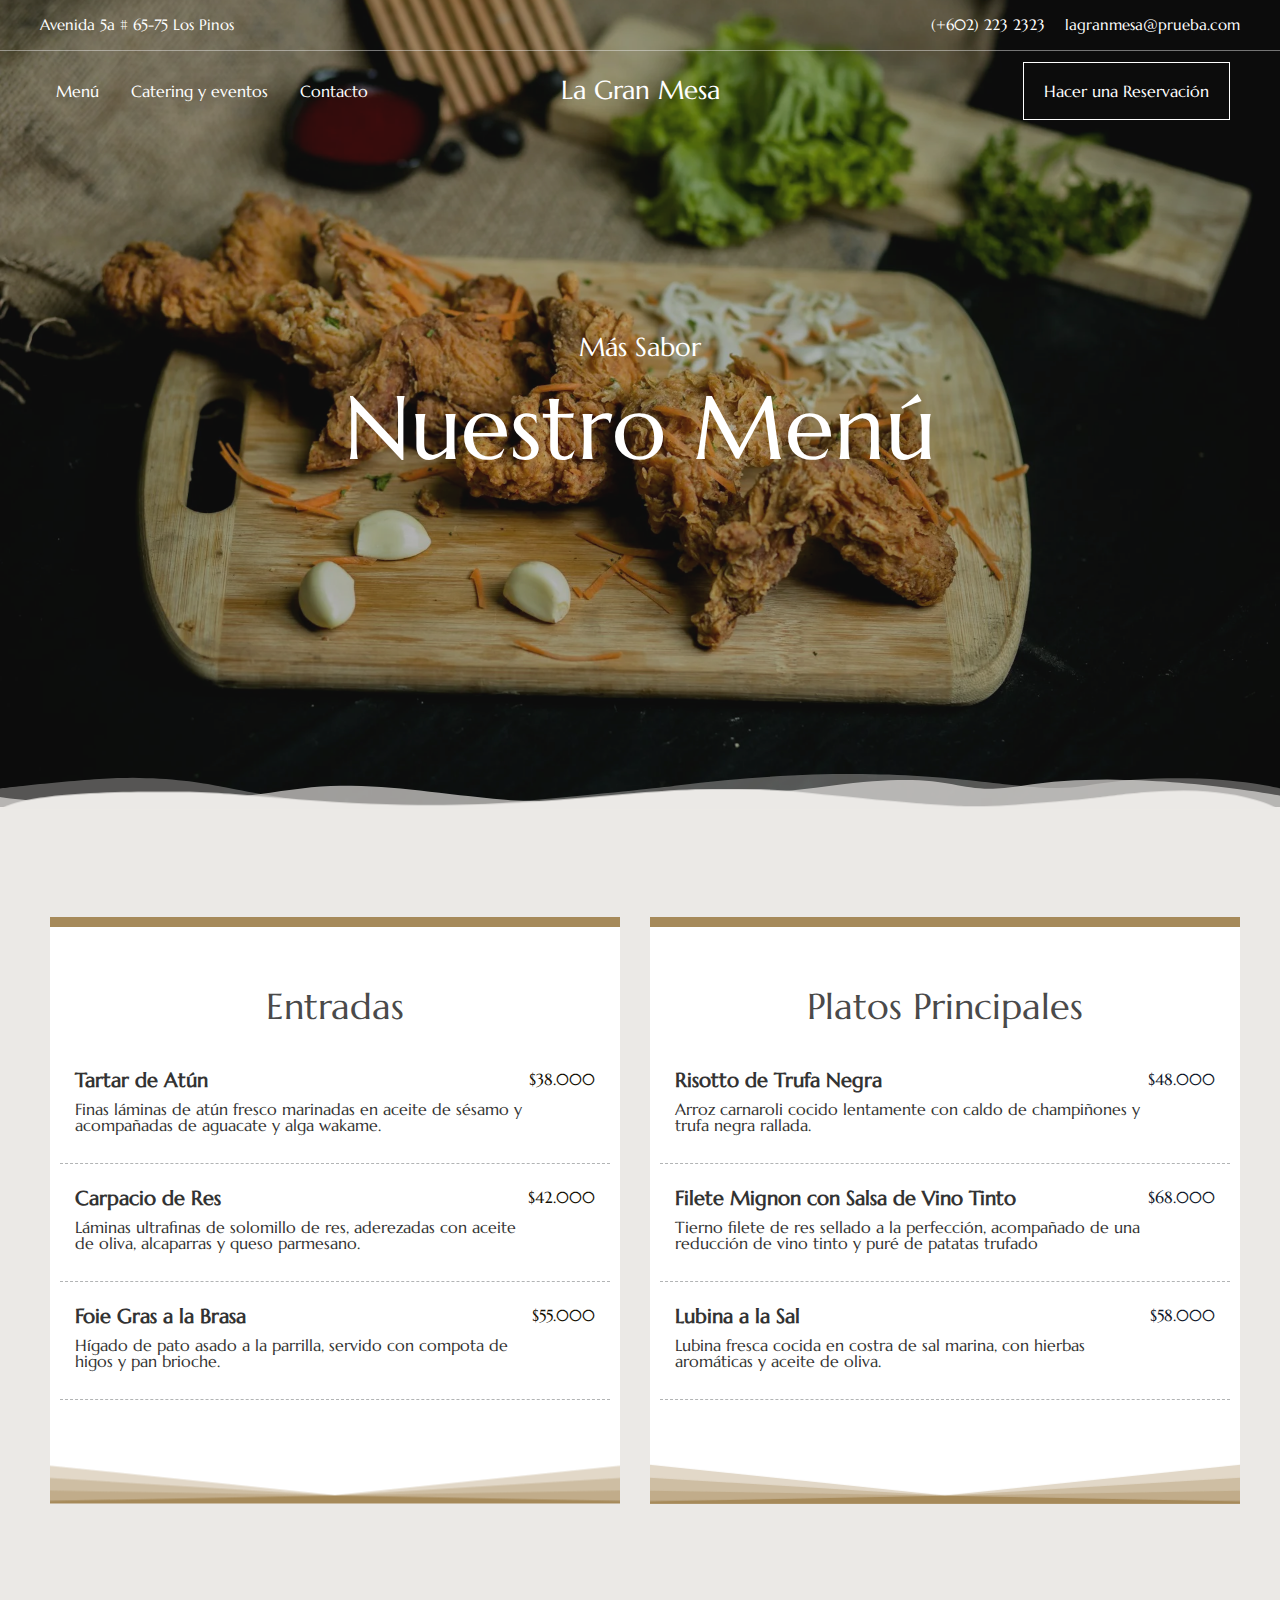
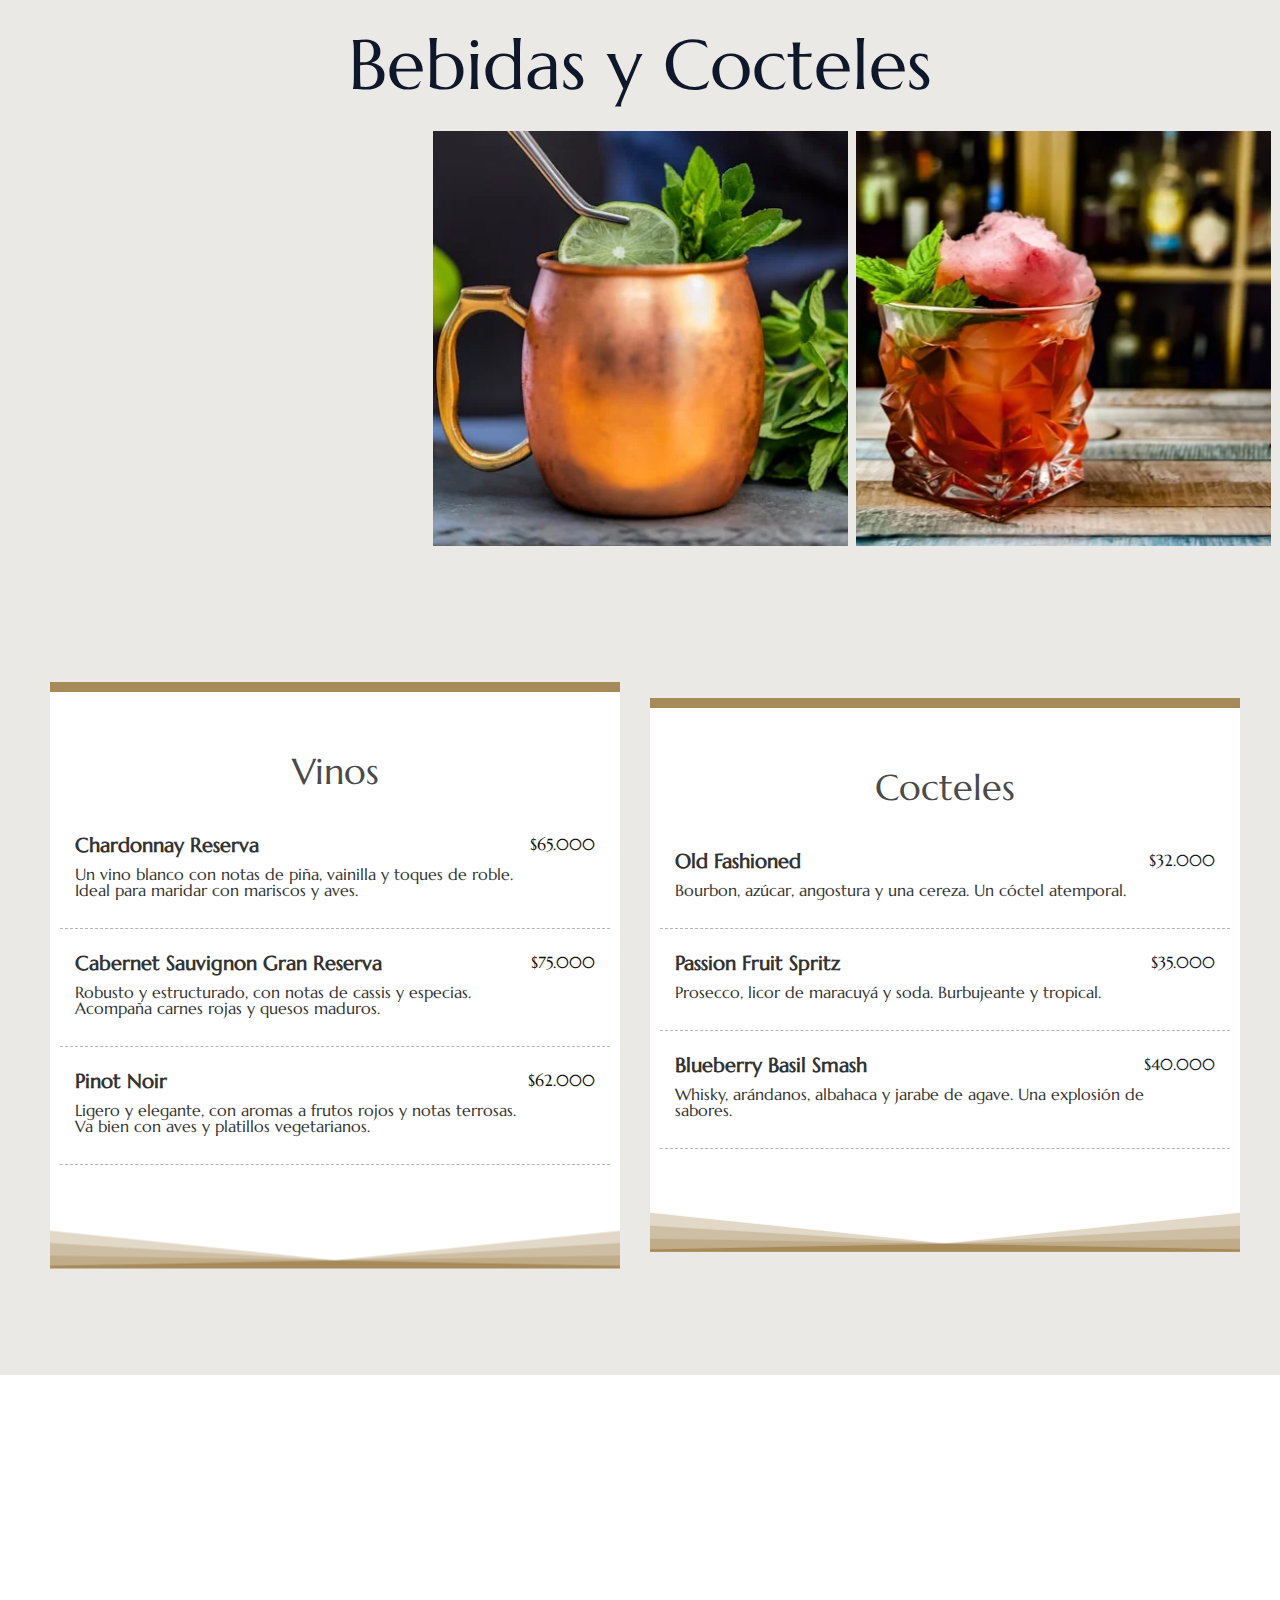
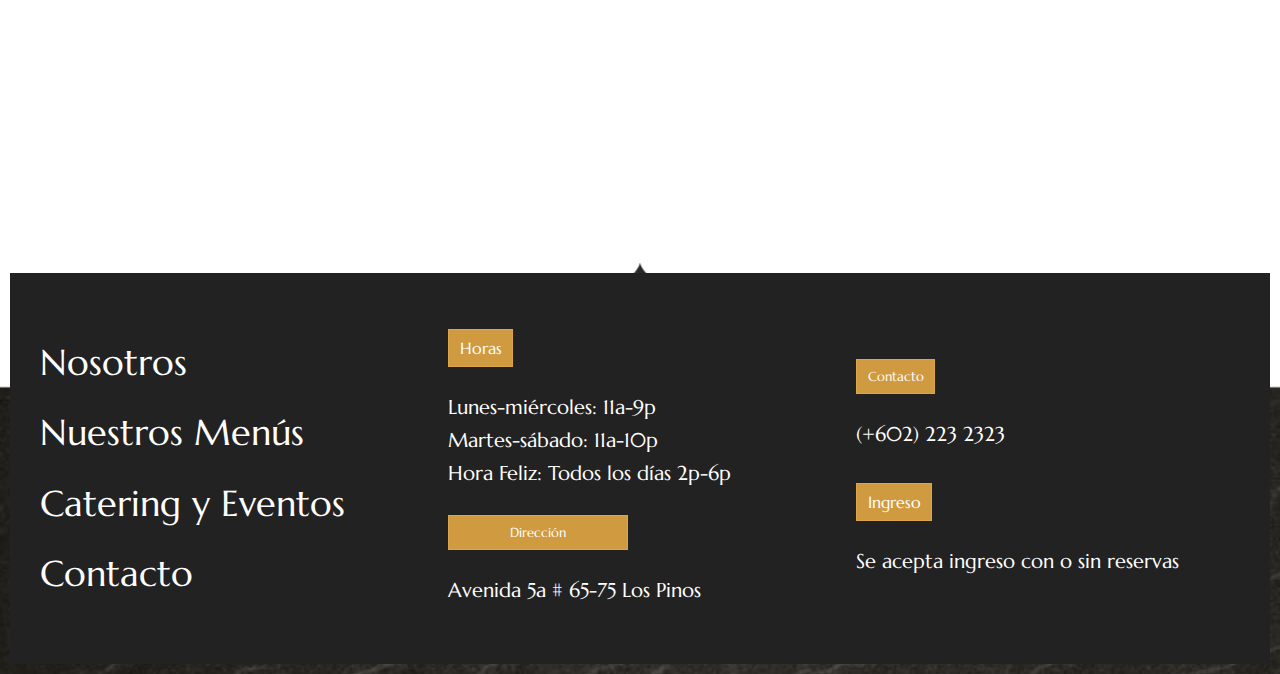
<file: menu/index.html>
<!DOCTYPE html>
<html lang="es-CO">
<head>
<meta charset="UTF-8">
<meta name="viewport" content="width=device-width, initial-scale=1">
	 <link rel="profile" href="https://gmpg.org/xfn/11"> 
	 <title>Menú &#8211; La Gran Mesa</title>
<meta name="robots" content="noindex, nofollow">
	<style>img:is([sizes="auto" i], [sizes^="auto," i]) { contain-intrinsic-size: 3000px 1500px }</style>
	<link rel="dns-prefetch" href="//fonts.googleapis.com">
<link rel="alternate" type="application/rss+xml" title="La Gran Mesa &raquo; Feed" href="https://elccarsas.github.io/Portafolio-Wilmar/feed/">
<link rel="alternate" type="application/rss+xml" title="La Gran Mesa &raquo; RSS de los comentarios" href="https://elccarsas.github.io/Portafolio-Wilmar/comments/feed/">
<script>
window._wpemojiSettings = {"baseUrl":"https:\/\/s.w.org\/images\/core\/emoji\/15.0.3\/72x72\/","ext":".png","svgUrl":"https:\/\/s.w.org\/images\/core\/emoji\/15.0.3\/svg\/","svgExt":".svg","source":{"concatemoji":"https:\/\/elccarsas.github.io\/Portafolio-Wilmar\/wp-includes\/js\/wp-emoji-release.min.js?ver=6.7.1"}};
/*! This file is auto-generated */
!function(i,n){var o,s,e;function c(e){try{var t={supportTests:e,timestamp:(new Date).valueOf()};sessionStorage.setItem(o,JSON.stringify(t))}catch(e){}}function p(e,t,n){e.clearRect(0,0,e.canvas.width,e.canvas.height),e.fillText(t,0,0);var t=new Uint32Array(e.getImageData(0,0,e.canvas.width,e.canvas.height).data),r=(e.clearRect(0,0,e.canvas.width,e.canvas.height),e.fillText(n,0,0),new Uint32Array(e.getImageData(0,0,e.canvas.width,e.canvas.height).data));return t.every(function(e,t){return e===r[t]})}function u(e,t,n){switch(t){case"flag":return n(e,"🏳️‍⚧️","🏳️​⚧️")?!1:!n(e,"🇺🇳","🇺​🇳")&&!n(e,"🏴󠁧󠁢󠁥󠁮󠁧󠁿","🏴​󠁧​󠁢​󠁥​󠁮​󠁧​󠁿");case"emoji":return!n(e,"🐦‍⬛","🐦​⬛")}return!1}function f(e,t,n){var r="undefined"!=typeof WorkerGlobalScope&&self instanceof WorkerGlobalScope?new OffscreenCanvas(300,150):i.createElement("canvas"),a=r.getContext("2d",{willReadFrequently:!0}),o=(a.textBaseline="top",a.font="600 32px Arial",{});return e.forEach(function(e){o[e]=t(a,e,n)}),o}function t(e){var t=i.createElement("script");t.src=e,t.defer=!0,i.head.appendChild(t)}"undefined"!=typeof Promise&&(o="wpEmojiSettingsSupports",s=["flag","emoji"],n.supports={everything:!0,everythingExceptFlag:!0},e=new Promise(function(e){i.addEventListener("DOMContentLoaded",e,{once:!0})}),new Promise(function(t){var n=function(){try{var e=JSON.parse(sessionStorage.getItem(o));if("object"==typeof e&&"number"==typeof e.timestamp&&(new Date).valueOf()<e.timestamp+604800&&"object"==typeof e.supportTests)return e.supportTests}catch(e){}return null}();if(!n){if("undefined"!=typeof Worker&&"undefined"!=typeof OffscreenCanvas&&"undefined"!=typeof URL&&URL.createObjectURL&&"undefined"!=typeof Blob)try{var e="postMessage("+f.toString()+"("+[JSON.stringify(s),u.toString(),p.toString()].join(",")+"));",r=new Blob([e],{type:"text/javascript"}),a=new Worker(URL.createObjectURL(r),{name:"wpTestEmojiSupports"});return void(a.onmessage=function(e){c(n=e.data),a.terminate(),t(n)})}catch(e){}c(n=f(s,u,p))}t(n)}).then(function(e){for(var t in e)n.supports[t]=e[t],n.supports.everything=n.supports.everything&&n.supports[t],"flag"!==t&&(n.supports.everythingExceptFlag=n.supports.everythingExceptFlag&&n.supports[t]);n.supports.everythingExceptFlag=n.supports.everythingExceptFlag&&!n.supports.flag,n.DOMReady=!1,n.readyCallback=function(){n.DOMReady=!0}}).then(function(){return e}).then(function(){var e;n.supports.everything||(n.readyCallback(),(e=n.source||{}).concatemoji?t(e.concatemoji):e.wpemoji&&e.twemoji&&(t(e.twemoji),t(e.wpemoji)))}))}((window,document),window._wpemojiSettings);
</script>
<link rel="stylesheet" id="genesis-blocks-style-css-css" href="https://elccarsas.github.io/Portafolio-Wilmar/wp-content/plugins/genesis-blocks/dist/style-blocks.build.css?ver=1733234602" media="all">
<link rel="stylesheet" id="astra-theme-css-css" href="https://elccarsas.github.io/Portafolio-Wilmar/wp-content/themes/astra/assets/css/minified/main.min.css?ver=4.7.3" media="all">
<style id="astra-theme-css-inline-css">:root{--ast-post-nav-space:0;--ast-container-default-xlg-padding:2.5em;--ast-container-default-lg-padding:2.5em;--ast-container-default-slg-padding:2em;--ast-container-default-md-padding:2.5em;--ast-container-default-sm-padding:2.5em;--ast-container-default-xs-padding:2.4em;--ast-container-default-xxs-padding:1.8em;--ast-code-block-background:#ECEFF3;--ast-comment-inputs-background:#F9FAFB;--ast-normal-container-width:1200px;--ast-narrow-container-width:750px;--ast-blog-title-font-weight:600;--ast-blog-meta-weight:600;}html{font-size:100%;}a{color:var(--ast-global-color-5);}a:hover,a:focus{color:var(--ast-global-color-1);}body,button,input,select,textarea,.ast-button,.ast-custom-button{font-family:'Marcellus',serif;font-weight:400;font-size:16px;font-size:1rem;line-height:var(--ast-body-line-height,1.65);}blockquote{color:var(--ast-global-color-3);}h1,.entry-content h1,h2,.entry-content h2,h3,.entry-content h3,h4,.entry-content h4,h5,.entry-content h5,h6,.entry-content h6,.site-title,.site-title a{font-family:'Marcellus',serif;}.ast-site-identity .site-title a{color:var(--ast-global-color-5);}.ast-site-identity .site-title a:hover{color:var(--ast-global-color-5);}.site-title{font-size:26px;font-size:1.625rem;display:block;}.site-header .site-description{font-size:15px;font-size:0.9375rem;display:none;}.entry-title{font-size:20px;font-size:1.25rem;}.ast-blog-single-element.ast-taxonomy-container a{font-size:14px;font-size:0.875rem;}.ast-blog-meta-container{font-size:13px;font-size:0.8125rem;}.archive .ast-article-post .ast-article-inner,.blog .ast-article-post .ast-article-inner,.archive .ast-article-post .ast-article-inner:hover,.blog .ast-article-post .ast-article-inner:hover{border-top-left-radius:6px;border-top-right-radius:6px;border-bottom-right-radius:6px;border-bottom-left-radius:6px;overflow:hidden;}h1,.entry-content h1{font-size:36px;font-size:2.25rem;font-family:'Marcellus',serif;line-height:1.4em;}h2,.entry-content h2{font-size:30px;font-size:1.875rem;font-family:'Marcellus',serif;line-height:1.3em;}h3,.entry-content h3{font-size:24px;font-size:1.5rem;font-family:'Marcellus',serif;line-height:1.3em;}h4,.entry-content h4{font-size:20px;font-size:1.25rem;line-height:1.2em;font-family:'Marcellus',serif;}h5,.entry-content h5{font-size:18px;font-size:1.125rem;line-height:1.2em;font-family:'Marcellus',serif;}h6,.entry-content h6{font-size:16px;font-size:1rem;line-height:1.25em;font-family:'Marcellus',serif;}::selection{background-color:var(--ast-global-color-0);color:#000000;}body,h1,.entry-title a,.entry-content h1,h2,.entry-content h2,h3,.entry-content h3,h4,.entry-content h4,h5,.entry-content h5,h6,.entry-content h6{color:var(--ast-global-color-3);}.tagcloud a:hover,.tagcloud a:focus,.tagcloud a.current-item{color:#000000;border-color:var(--ast-global-color-5);background-color:var(--ast-global-color-5);}input:focus,input[type="text"]:focus,input[type="email"]:focus,input[type="url"]:focus,input[type="password"]:focus,input[type="reset"]:focus,input[type="search"]:focus,textarea:focus{border-color:var(--ast-global-color-5);}input[type="radio"]:checked,input[type=reset],input[type="checkbox"]:checked,input[type="checkbox"]:hover:checked,input[type="checkbox"]:focus:checked,input[type=range]::-webkit-slider-thumb{border-color:var(--ast-global-color-5);background-color:var(--ast-global-color-5);box-shadow:none;}.site-footer a:hover + .post-count,.site-footer a:focus + .post-count{background:var(--ast-global-color-5);border-color:var(--ast-global-color-5);}.single .nav-links .nav-previous,.single .nav-links .nav-next{color:var(--ast-global-color-5);}.entry-meta,.entry-meta *{line-height:1.45;color:var(--ast-global-color-5);}.entry-meta a:not(.ast-button):hover,.entry-meta a:not(.ast-button):hover *,.entry-meta a:not(.ast-button):focus,.entry-meta a:not(.ast-button):focus *,.page-links > .page-link,.page-links .page-link:hover,.post-navigation a:hover{color:var(--ast-global-color-1);}#cat option,.secondary .calendar_wrap thead a,.secondary .calendar_wrap thead a:visited{color:var(--ast-global-color-5);}.secondary .calendar_wrap #today,.ast-progress-val span{background:var(--ast-global-color-5);}.secondary a:hover + .post-count,.secondary a:focus + .post-count{background:var(--ast-global-color-5);border-color:var(--ast-global-color-5);}.calendar_wrap #today > a{color:#000000;}.page-links .page-link,.single .post-navigation a{color:var(--ast-global-color-3);}.ast-search-menu-icon .search-form button.search-submit{padding:0 4px;}.ast-search-menu-icon form.search-form{padding-right:0;}.ast-search-menu-icon.slide-search input.search-field{width:0;}.ast-header-search .ast-search-menu-icon.ast-dropdown-active .search-form,.ast-header-search .ast-search-menu-icon.ast-dropdown-active .search-field:focus{transition:all 0.2s;}.search-form input.search-field:focus{outline:none;}.ast-search-menu-icon .search-form button.search-submit:focus,.ast-theme-transparent-header .ast-header-search .ast-dropdown-active .ast-icon,.ast-theme-transparent-header .ast-inline-search .search-field:focus .ast-icon{color:var(--ast-global-color-1);}.ast-header-search .slide-search .search-form{border:2px solid var(--ast-global-color-0);}.ast-header-search .slide-search .search-field{background-color:#fff;}.ast-archive-title{color:var(--ast-global-color-2);}.widget-title{font-size:22px;font-size:1.375rem;color:var(--ast-global-color-2);}.single .ast-author-details .author-title{color:var(--ast-global-color-1);}.ast-search-menu-icon.slide-search a:focus-visible:focus-visible,.astra-search-icon:focus-visible,#close:focus-visible,a:focus-visible,.ast-menu-toggle:focus-visible,.site .skip-link:focus-visible,.wp-block-loginout input:focus-visible,.wp-block-search.wp-block-search__button-inside .wp-block-search__inside-wrapper,.ast-header-navigation-arrow:focus-visible,.woocommerce .wc-proceed-to-checkout > .checkout-button:focus-visible,.woocommerce .woocommerce-MyAccount-navigation ul li a:focus-visible,.ast-orders-table__row .ast-orders-table__cell:focus-visible,.woocommerce .woocommerce-order-details .order-again > .button:focus-visible,.woocommerce .woocommerce-message a.button.wc-forward:focus-visible,.woocommerce #minus_qty:focus-visible,.woocommerce #plus_qty:focus-visible,a#ast-apply-coupon:focus-visible,.woocommerce .woocommerce-info a:focus-visible,.woocommerce .astra-shop-summary-wrap a:focus-visible,.woocommerce a.wc-forward:focus-visible,#ast-apply-coupon:focus-visible,.woocommerce-js .woocommerce-mini-cart-item a.remove:focus-visible,#close:focus-visible,.button.search-submit:focus-visible,#search_submit:focus,.normal-search:focus-visible,.ast-header-account-wrap:focus-visible{outline-style:dotted;outline-color:inherit;outline-width:thin;}input:focus,input[type="text"]:focus,input[type="email"]:focus,input[type="url"]:focus,input[type="password"]:focus,input[type="reset"]:focus,input[type="search"]:focus,input[type="number"]:focus,textarea:focus,.wp-block-search__input:focus,[data-section="section-header-mobile-trigger"] .ast-button-wrap .ast-mobile-menu-trigger-minimal:focus,.ast-mobile-popup-drawer.active .menu-toggle-close:focus,.woocommerce-ordering select.orderby:focus,#ast-scroll-top:focus,#coupon_code:focus,.woocommerce-page #comment:focus,.woocommerce #reviews #respond input#submit:focus,.woocommerce a.add_to_cart_button:focus,.woocommerce .button.single_add_to_cart_button:focus,.woocommerce .woocommerce-cart-form button:focus,.woocommerce .woocommerce-cart-form__cart-item .quantity .qty:focus,.woocommerce .woocommerce-billing-fields .woocommerce-billing-fields__field-wrapper .woocommerce-input-wrapper > .input-text:focus,.woocommerce #order_comments:focus,.woocommerce #place_order:focus,.woocommerce .woocommerce-address-fields .woocommerce-address-fields__field-wrapper .woocommerce-input-wrapper > .input-text:focus,.woocommerce .woocommerce-MyAccount-content form button:focus,.woocommerce .woocommerce-MyAccount-content .woocommerce-EditAccountForm .woocommerce-form-row .woocommerce-Input.input-text:focus,.woocommerce .ast-woocommerce-container .woocommerce-pagination ul.page-numbers li a:focus,body #content .woocommerce form .form-row .select2-container--default .select2-selection--single:focus,#ast-coupon-code:focus,.woocommerce.woocommerce-js .quantity input[type=number]:focus,.woocommerce-js .woocommerce-mini-cart-item .quantity input[type=number]:focus,.woocommerce p#ast-coupon-trigger:focus{border-style:dotted;border-color:inherit;border-width:thin;}input{outline:none;}.ast-logo-title-inline .site-logo-img{padding-right:1em;}body .ast-oembed-container *{position:absolute;top:0;width:100%;height:100%;left:0;}body .wp-block-embed-pocket-casts .ast-oembed-container *{position:unset;}.ast-single-post-featured-section + article {margin-top: 2em;}.site-content .ast-single-post-featured-section img {width: 100%;overflow: hidden;object-fit: cover;}.ast-separate-container .site-content .ast-single-post-featured-section + article {margin-top: -80px;z-index: 9;position: relative;border-radius: 4px;}@media (min-width: 922px) {.ast-no-sidebar .site-content .ast-article-image-container--wide {margin-left: -120px;margin-right: -120px;max-width: unset;width: unset;}.ast-left-sidebar .site-content .ast-article-image-container--wide,.ast-right-sidebar .site-content .ast-article-image-container--wide {margin-left: -10px;margin-right: -10px;}.site-content .ast-article-image-container--full {margin-left: calc( -50vw + 50%);margin-right: calc( -50vw + 50%);max-width: 100vw;width: 100vw;}.ast-left-sidebar .site-content .ast-article-image-container--full,.ast-right-sidebar .site-content .ast-article-image-container--full {margin-left: -10px;margin-right: -10px;max-width: inherit;width: auto;}}.site > .ast-single-related-posts-container {margin-top: 0;}@media (min-width: 922px) {.ast-desktop .ast-container--narrow {max-width: var(--ast-narrow-container-width);margin: 0 auto;}}.ast-page-builder-template .hentry {margin: 0;}.ast-page-builder-template .site-content > .ast-container {max-width: 100%;padding: 0;}.ast-page-builder-template .site .site-content #primary {padding: 0;margin: 0;}.ast-page-builder-template .no-results {text-align: center;margin: 4em auto;}.ast-page-builder-template .ast-pagination {padding: 2em;}.ast-page-builder-template .entry-header.ast-no-title.ast-no-thumbnail {margin-top: 0;}.ast-page-builder-template .entry-header.ast-header-without-markup {margin-top: 0;margin-bottom: 0;}.ast-page-builder-template .entry-header.ast-no-title.ast-no-meta {margin-bottom: 0;}.ast-page-builder-template.single .post-navigation {padding-bottom: 2em;}.ast-page-builder-template.single-post .site-content > .ast-container {max-width: 100%;}.ast-page-builder-template .entry-header {margin-top: 2em;margin-left: auto;margin-right: auto;}.ast-page-builder-template .ast-archive-description {margin: 2em auto 0;padding-left: 20px;padding-right: 20px;}.ast-page-builder-template .ast-row {margin-left: 0;margin-right: 0;}.single.ast-page-builder-template .entry-header + .entry-content,.single.ast-page-builder-template .ast-single-entry-banner + .site-content article .entry-content {margin-bottom: 2em;}@media(min-width: 921px) {.ast-page-builder-template.archive.ast-right-sidebar .ast-row article,.ast-page-builder-template.archive.ast-left-sidebar .ast-row article {padding-left: 0;padding-right: 0;}}input[type="text"],input[type="number"],input[type="email"],input[type="url"],input[type="password"],input[type="search"],input[type=reset],input[type=tel],input[type=date],select,textarea{font-size:16px;font-style:normal;font-weight:400;line-height:24px;width:100%;padding:12px 16px;border-radius:4px;box-shadow:0px 1px 2px 0px rgba(0,0,0,0.05);color:var(--ast-form-input-text,#475569);}input[type="text"],input[type="number"],input[type="email"],input[type="url"],input[type="password"],input[type="search"],input[type=reset],input[type=tel],input[type=date],select{height:40px;}input[type="date"]{border-width:1px;border-style:solid;border-color:var(--ast-border-color);}input[type="text"]:focus,input[type="number"]:focus,input[type="email"]:focus,input[type="url"]:focus,input[type="password"]:focus,input[type="search"]:focus,input[type=reset]:focus,input[type="tel"]:focus,input[type="date"]:focus,select:focus,textarea:focus{border-color:#046BD2;box-shadow:none;outline:none;color:var(--ast-form-input-focus-text,#475569);}label,legend{color:#111827;font-size:14px;font-style:normal;font-weight:500;line-height:20px;}select{padding:6px 10px;}fieldset{padding:30px;border-radius:4px;}button,.ast-button,.button,input[type="button"],input[type="reset"],input[type="submit"]{border-radius:4px;box-shadow:0px 1px 2px 0px rgba(0,0,0,0.05);}:root{--ast-comment-inputs-background:#FFF;}::placeholder{color:var(--ast-form-field-color,#9CA3AF);}::-ms-input-placeholder{color:var(--ast-form-field-color,#9CA3AF);}@media (max-width:921.9px){#ast-desktop-header{display:none;}}@media (min-width:922px){#ast-mobile-header{display:none;}}.wp-block-buttons.aligncenter{justify-content:center;}@media (max-width:921px){.ast-theme-transparent-header #primary,.ast-theme-transparent-header #secondary{padding:0;}}@media (max-width:921px){.ast-plain-container.ast-no-sidebar #primary{padding:0;}}.ast-plain-container.ast-no-sidebar #primary{margin-top:0;margin-bottom:0;}.wp-block-button.is-style-outline .wp-block-button__link{border-color:var(--ast-global-color-0);border-top-width:1px;border-right-width:1px;border-bottom-width:1px;border-left-width:1px;}div.wp-block-button.is-style-outline > .wp-block-button__link:not(.has-text-color),div.wp-block-button.wp-block-button__link.is-style-outline:not(.has-text-color){color:var(--ast-global-color-0);}.wp-block-button.is-style-outline .wp-block-button__link:hover,.wp-block-buttons .wp-block-button.is-style-outline .wp-block-button__link:focus,.wp-block-buttons .wp-block-button.is-style-outline > .wp-block-button__link:not(.has-text-color):hover,.wp-block-buttons .wp-block-button.wp-block-button__link.is-style-outline:not(.has-text-color):hover{color:#000000;background-color:var(--ast-global-color-1);border-color:var(--ast-global-color-1);}.post-page-numbers.current .page-link,.ast-pagination .page-numbers.current{color:#000000;border-color:var(--ast-global-color-0);background-color:var(--ast-global-color-0);}.wp-block-button.is-style-outline .wp-block-button__link{border-top-width:1px;border-right-width:1px;border-bottom-width:1px;border-left-width:1px;}.wp-block-buttons .wp-block-button.is-style-outline .wp-block-button__link.wp-element-button,.ast-outline-button,.wp-block-uagb-buttons-child .uagb-buttons-repeater.ast-outline-button{border-color:var(--ast-global-color-0);border-top-width:0px;border-right-width:0px;border-bottom-width:0px;border-left-width:0px;font-family:inherit;font-weight:500;font-size:16px;font-size:1rem;line-height:1em;padding-top:10px;padding-right:20px;padding-bottom:10px;padding-left:20px;border-top-left-radius:0px;border-top-right-radius:0px;border-bottom-right-radius:0px;border-bottom-left-radius:0px;}.wp-block-buttons .wp-block-button.is-style-outline > .wp-block-button__link:not(.has-text-color),.wp-block-buttons .wp-block-button.wp-block-button__link.is-style-outline:not(.has-text-color),.ast-outline-button{color:var(--ast-global-color-0);}.wp-block-button.is-style-outline .wp-block-button__link:hover,.wp-block-buttons .wp-block-button.is-style-outline .wp-block-button__link:focus,.wp-block-buttons .wp-block-button.is-style-outline > .wp-block-button__link:not(.has-text-color):hover,.wp-block-buttons .wp-block-button.wp-block-button__link.is-style-outline:not(.has-text-color):hover,.ast-outline-button:hover,.ast-outline-button:focus,.wp-block-uagb-buttons-child .uagb-buttons-repeater.ast-outline-button:hover,.wp-block-uagb-buttons-child .uagb-buttons-repeater.ast-outline-button:focus{color:#000000;background-color:var(--ast-global-color-1);border-color:var(--ast-global-color-1);}.wp-block-buttons .wp-block-button .wp-block-button__link.is-style-outline:not(.has-background),.wp-block-buttons .wp-block-button.is-style-outline>.wp-block-button__link:not(.has-background),.ast-outline-button{background-color:var(--ast-global-color-0);color:#000000;}.uagb-buttons-repeater.ast-outline-button{border-radius:9999px;}.entry-content[ast-blocks-layout] > figure{margin-bottom:1em;}h1.widget-title{font-weight:inherit;}h2.widget-title{font-weight:inherit;}h3.widget-title{font-weight:inherit;}#page{display:flex;flex-direction:column;min-height:100vh;}.ast-404-layout-1 h1.page-title{color:var(--ast-global-color-2);}.single .post-navigation a{line-height:1em;height:inherit;}.error-404 .page-sub-title{font-size:1.5rem;font-weight:inherit;}.search .site-content .content-area .search-form{margin-bottom:0;}#page .site-content{flex-grow:1;}.widget{margin-bottom:1.25em;}#secondary li{line-height:1.5em;}#secondary .wp-block-group h2{margin-bottom:0.7em;}#secondary h2{font-size:1.7rem;}.ast-separate-container .ast-article-post,.ast-separate-container .ast-article-single,.ast-separate-container .comment-respond{padding:3em;}.ast-separate-container .ast-article-single .ast-article-single{padding:0;}.ast-article-single .wp-block-post-template-is-layout-grid{padding-left:0;}.ast-separate-container .comments-title,.ast-narrow-container .comments-title{padding:1.5em 2em;}.ast-page-builder-template .comment-form-textarea,.ast-comment-formwrap .ast-grid-common-col{padding:0;}.ast-comment-formwrap{padding:0;display:inline-flex;column-gap:20px;width:100%;margin-left:0;margin-right:0;}.comments-area textarea#comment:focus,.comments-area textarea#comment:active,.comments-area .ast-comment-formwrap input[type="text"]:focus,.comments-area .ast-comment-formwrap input[type="text"]:active {box-shadow:none;outline:none;}.archive.ast-page-builder-template .entry-header{margin-top:2em;}.ast-page-builder-template .ast-comment-formwrap{width:100%;}.entry-title{margin-bottom:0.6em;}.ast-archive-description p{font-size:inherit;font-weight:inherit;line-height:inherit;}.ast-separate-container .ast-comment-list li.depth-1,.hentry{margin-bottom:1.5em;}.site-content section.ast-archive-description{margin-bottom:2em;}@media (min-width:921px){.ast-left-sidebar.ast-page-builder-template #secondary,.archive.ast-right-sidebar.ast-page-builder-template .site-main{padding-left:20px;padding-right:20px;}}@media (max-width:544px){.ast-comment-formwrap.ast-row{column-gap:10px;display:inline-block;}#ast-commentform .ast-grid-common-col{position:relative;width:100%;}}@media (min-width:1201px){.ast-separate-container .ast-article-post,.ast-separate-container .ast-article-single,.ast-separate-container .ast-author-box,.ast-separate-container .ast-404-layout-1,.ast-separate-container .no-results{padding:3em;}}@media (max-width:921px){.ast-separate-container #primary,.ast-separate-container #secondary{padding:1.5em 0;}#primary,#secondary{padding:1.5em 0;margin:0;}.ast-left-sidebar #content > .ast-container{display:flex;flex-direction:column-reverse;width:100%;}}@media (min-width:922px){.ast-separate-container.ast-right-sidebar #primary,.ast-separate-container.ast-left-sidebar #primary{border:0;}.search-no-results.ast-separate-container #primary{margin-bottom:4em;}}.wp-block-button .wp-block-button__link{color:var(--ast-global-color-0);}.wp-block-button .wp-block-button__link:hover,.wp-block-button .wp-block-button__link:focus{color:#000000;background-color:var(--ast-global-color-1);border-color:var(--ast-global-color-1);}.wp-block-button .wp-block-button__link,.wp-block-search .wp-block-search__button,body .wp-block-file .wp-block-file__button{border-style:solid;border-top-width:1px;border-right-width:1px;border-left-width:1px;border-bottom-width:1px;border-color:var(--ast-global-color-0);background-color:transparent;color:var(--ast-global-color-0);font-family:inherit;font-weight:500;line-height:1em;font-size:16px;font-size:1rem;border-top-left-radius:0px;border-top-right-radius:0px;border-bottom-right-radius:0px;border-bottom-left-radius:0px;padding-top:10px;padding-right:20px;padding-bottom:10px;padding-left:20px;}.menu-toggle,button,.ast-button,.ast-custom-button,.button,input#submit,input[type="button"],input[type="submit"],input[type="reset"],#comments .submit,.search .search-submit,form[CLASS*="wp-block-search__"].wp-block-search .wp-block-search__inside-wrapper .wp-block-search__button,body .wp-block-file .wp-block-file__button,.search .search-submit,.woocommerce-js a.button,.woocommerce button.button,.woocommerce .woocommerce-message a.button,.woocommerce #respond input#submit.alt,.woocommerce input.button.alt,.woocommerce input.button,.woocommerce input.button:disabled,.woocommerce input.button:disabled[disabled],.woocommerce input.button:disabled:hover,.woocommerce input.button:disabled[disabled]:hover,.woocommerce #respond input#submit,.woocommerce button.button.alt.disabled,.wc-block-grid__products .wc-block-grid__product .wp-block-button__link,.wc-block-grid__product-onsale,[CLASS*="wc-block"] button,.woocommerce-js .astra-cart-drawer .astra-cart-drawer-content .woocommerce-mini-cart__buttons .button:not(.checkout):not(.ast-continue-shopping),.woocommerce-js .astra-cart-drawer .astra-cart-drawer-content .woocommerce-mini-cart__buttons a.checkout,.woocommerce button.button.alt.disabled.wc-variation-selection-needed,[CLASS*="wc-block"] .wc-block-components-button{border-style:solid;border-top-width:1px;border-right-width:1px;border-left-width:1px;border-bottom-width:1px;color:var(--ast-global-color-0);border-color:var(--ast-global-color-0);background-color:transparent;padding-top:10px;padding-right:20px;padding-bottom:10px;padding-left:20px;font-family:inherit;font-weight:500;font-size:16px;font-size:1rem;line-height:1em;border-top-left-radius:0px;border-top-right-radius:0px;border-bottom-right-radius:0px;border-bottom-left-radius:0px;}button:focus,.menu-toggle:hover,button:hover,.ast-button:hover,.ast-custom-button:hover .button:hover,.ast-custom-button:hover ,input[type=reset]:hover,input[type=reset]:focus,input#submit:hover,input#submit:focus,input[type="button"]:hover,input[type="button"]:focus,input[type="submit"]:hover,input[type="submit"]:focus,form[CLASS*="wp-block-search__"].wp-block-search .wp-block-search__inside-wrapper .wp-block-search__button:hover,form[CLASS*="wp-block-search__"].wp-block-search .wp-block-search__inside-wrapper .wp-block-search__button:focus,body .wp-block-file .wp-block-file__button:hover,body .wp-block-file .wp-block-file__button:focus,.woocommerce-js a.button:hover,.woocommerce button.button:hover,.woocommerce .woocommerce-message a.button:hover,.woocommerce #respond input#submit:hover,.woocommerce #respond input#submit.alt:hover,.woocommerce input.button.alt:hover,.woocommerce input.button:hover,.woocommerce button.button.alt.disabled:hover,.wc-block-grid__products .wc-block-grid__product .wp-block-button__link:hover,[CLASS*="wc-block"] button:hover,.woocommerce-js .astra-cart-drawer .astra-cart-drawer-content .woocommerce-mini-cart__buttons .button:not(.checkout):not(.ast-continue-shopping):hover,.woocommerce-js .astra-cart-drawer .astra-cart-drawer-content .woocommerce-mini-cart__buttons a.checkout:hover,.woocommerce button.button.alt.disabled.wc-variation-selection-needed:hover,[CLASS*="wc-block"] .wc-block-components-button:hover,[CLASS*="wc-block"] .wc-block-components-button:focus{color:#000000;background-color:var(--ast-global-color-1);border-color:var(--ast-global-color-1);}form[CLASS*="wp-block-search__"].wp-block-search .wp-block-search__inside-wrapper .wp-block-search__button.has-icon{padding-top:calc(10px - 3px);padding-right:calc(20px - 3px);padding-bottom:calc(10px - 3px);padding-left:calc(20px - 3px);}@media (max-width:921px){.ast-mobile-header-stack .main-header-bar .ast-search-menu-icon{display:inline-block;}.ast-header-break-point.ast-header-custom-item-outside .ast-mobile-header-stack .main-header-bar .ast-search-icon{margin:0;}.ast-comment-avatar-wrap img{max-width:2.5em;}.ast-comment-meta{padding:0 1.8888em 1.3333em;}}@media (min-width:544px){.ast-container{max-width:100%;}}@media (max-width:544px){.ast-separate-container .ast-article-post,.ast-separate-container .ast-article-single,.ast-separate-container .comments-title,.ast-separate-container .ast-archive-description{padding:1.5em 1em;}.ast-separate-container #content .ast-container{padding-left:0.54em;padding-right:0.54em;}.ast-separate-container .ast-comment-list .bypostauthor{padding:.5em;}.ast-search-menu-icon.ast-dropdown-active .search-field{width:170px;}} #ast-mobile-header .ast-site-header-cart-li a{pointer-events:none;} #ast-desktop-header .ast-site-header-cart-li a{pointer-events:none;}.ast-separate-container{background-color:var(--ast-global-color-4);background-image:none;}@media (max-width:921px){.site-title{display:block;}.site-header .site-description{display:none;}h1,.entry-content h1{font-size:30px;}h2,.entry-content h2{font-size:25px;}h3,.entry-content h3{font-size:20px;}}@media (max-width:544px){.site-title{display:block;}.site-header .site-description{display:none;}h1,.entry-content h1{font-size:30px;}h2,.entry-content h2{font-size:25px;}h3,.entry-content h3{font-size:20px;}}@media (max-width:921px){html{font-size:91.2%;}}@media (max-width:544px){html{font-size:91.2%;}}@media (min-width:922px){.ast-container{max-width:1240px;}}@media (min-width:922px){.site-content .ast-container{display:flex;}}@media (max-width:921px){.site-content .ast-container{flex-direction:column;}}.entry-content h1,.entry-content h2,.entry-content h3,.entry-content h4,.entry-content h5,.entry-content h6{clear:none;}@media (min-width:922px){.main-header-menu .sub-menu .menu-item.ast-left-align-sub-menu:hover > .sub-menu,.main-header-menu .sub-menu .menu-item.ast-left-align-sub-menu.focus > .sub-menu{margin-left:-0px;}}.ast-theme-transparent-header [data-section="section-header-mobile-trigger"] .ast-button-wrap .ast-mobile-menu-trigger-minimal{background:transparent;}.entry-content li > p{margin-bottom:0;}.site .comments-area{padding-bottom:2em;margin-top:2em;}.wp-block-file {display: flex;align-items: center;flex-wrap: wrap;justify-content: space-between;}.wp-block-pullquote {border: none;}.wp-block-pullquote blockquote::before {content: "\201D";font-family: "Helvetica",sans-serif;display: flex;transform: rotate( 180deg );font-size: 6rem;font-style: normal;line-height: 1;font-weight: bold;align-items: center;justify-content: center;}.has-text-align-right > blockquote::before {justify-content: flex-start;}.has-text-align-left > blockquote::before {justify-content: flex-end;}figure.wp-block-pullquote.is-style-solid-color blockquote {max-width: 100%;text-align: inherit;}html body {--wp--custom--ast-default-block-top-padding: 3em;--wp--custom--ast-default-block-right-padding: 3em;--wp--custom--ast-default-block-bottom-padding: 3em;--wp--custom--ast-default-block-left-padding: 3em;--wp--custom--ast-container-width: 1200px;--wp--custom--ast-content-width-size: 1200px;--wp--custom--ast-wide-width-size: calc(1200px + var(--wp--custom--ast-default-block-left-padding) + var(--wp--custom--ast-default-block-right-padding));}.ast-narrow-container {--wp--custom--ast-content-width-size: 750px;--wp--custom--ast-wide-width-size: 750px;}@media(max-width: 921px) {html body {--wp--custom--ast-default-block-top-padding: 3em;--wp--custom--ast-default-block-right-padding: 2em;--wp--custom--ast-default-block-bottom-padding: 3em;--wp--custom--ast-default-block-left-padding: 2em;}}@media(max-width: 544px) {html body {--wp--custom--ast-default-block-top-padding: 3em;--wp--custom--ast-default-block-right-padding: 1.5em;--wp--custom--ast-default-block-bottom-padding: 3em;--wp--custom--ast-default-block-left-padding: 1.5em;}}.entry-content > .wp-block-group,.entry-content > .wp-block-cover,.entry-content > .wp-block-columns {padding-top: var(--wp--custom--ast-default-block-top-padding);padding-right: var(--wp--custom--ast-default-block-right-padding);padding-bottom: var(--wp--custom--ast-default-block-bottom-padding);padding-left: var(--wp--custom--ast-default-block-left-padding);}.ast-plain-container.ast-no-sidebar .entry-content > .alignfull,.ast-page-builder-template .ast-no-sidebar .entry-content > .alignfull {margin-left: calc( -50vw + 50%);margin-right: calc( -50vw + 50%);max-width: 100vw;width: 100vw;}.ast-plain-container.ast-no-sidebar .entry-content .alignfull .alignfull,.ast-page-builder-template.ast-no-sidebar .entry-content .alignfull .alignfull,.ast-plain-container.ast-no-sidebar .entry-content .alignfull .alignwide,.ast-page-builder-template.ast-no-sidebar .entry-content .alignfull .alignwide,.ast-plain-container.ast-no-sidebar .entry-content .alignwide .alignfull,.ast-page-builder-template.ast-no-sidebar .entry-content .alignwide .alignfull,.ast-plain-container.ast-no-sidebar .entry-content .alignwide .alignwide,.ast-page-builder-template.ast-no-sidebar .entry-content .alignwide .alignwide,.ast-plain-container.ast-no-sidebar .entry-content .wp-block-column .alignfull,.ast-page-builder-template.ast-no-sidebar .entry-content .wp-block-column .alignfull,.ast-plain-container.ast-no-sidebar .entry-content .wp-block-column .alignwide,.ast-page-builder-template.ast-no-sidebar .entry-content .wp-block-column .alignwide {margin-left: auto;margin-right: auto;width: 100%;}[ast-blocks-layout] .wp-block-separator:not(.is-style-dots) {height: 0;}[ast-blocks-layout] .wp-block-separator {margin: 20px auto;}[ast-blocks-layout] .wp-block-separator:not(.is-style-wide):not(.is-style-dots) {max-width: 100px;}[ast-blocks-layout] .wp-block-separator.has-background {padding: 0;}.entry-content[ast-blocks-layout] > * {max-width: var(--wp--custom--ast-content-width-size);margin-left: auto;margin-right: auto;}.entry-content[ast-blocks-layout] > .alignwide {max-width: var(--wp--custom--ast-wide-width-size);}.entry-content[ast-blocks-layout] .alignfull {max-width: none;}.entry-content .wp-block-columns {margin-bottom: 0;}blockquote {margin: 1.5em;border-color: rgba(0,0,0,0.05);}.wp-block-quote:not(.has-text-align-right):not(.has-text-align-center) {border-left: 5px solid rgba(0,0,0,0.05);}.has-text-align-right > blockquote,blockquote.has-text-align-right {border-right: 5px solid rgba(0,0,0,0.05);}.has-text-align-left > blockquote,blockquote.has-text-align-left {border-left: 5px solid rgba(0,0,0,0.05);}.wp-block-site-tagline,.wp-block-latest-posts .read-more {margin-top: 15px;}.wp-block-loginout p label {display: block;}.wp-block-loginout p:not(.login-remember):not(.login-submit) input {width: 100%;}.wp-block-loginout input:focus {border-color: transparent;}.wp-block-loginout input:focus {outline: thin dotted;}.entry-content .wp-block-media-text .wp-block-media-text__content {padding: 0 0 0 8%;}.entry-content .wp-block-media-text.has-media-on-the-right .wp-block-media-text__content {padding: 0 8% 0 0;}.entry-content .wp-block-media-text.has-background .wp-block-media-text__content {padding: 8%;}.entry-content .wp-block-cover:not([class*="background-color"]) .wp-block-cover__inner-container,.entry-content .wp-block-cover:not([class*="background-color"]) .wp-block-cover-image-text,.entry-content .wp-block-cover:not([class*="background-color"]) .wp-block-cover-text,.entry-content .wp-block-cover-image:not([class*="background-color"]) .wp-block-cover__inner-container,.entry-content .wp-block-cover-image:not([class*="background-color"]) .wp-block-cover-image-text,.entry-content .wp-block-cover-image:not([class*="background-color"]) .wp-block-cover-text {color: var(--ast-global-color-5);}.wp-block-loginout .login-remember input {width: 1.1rem;height: 1.1rem;margin: 0 5px 4px 0;vertical-align: middle;}.wp-block-latest-posts > li > *:first-child,.wp-block-latest-posts:not(.is-grid) > li:first-child {margin-top: 0;}.entry-content .wp-block-buttons,.entry-content .wp-block-uagb-buttons {margin-bottom: 1.5em;}.wp-block-search__inside-wrapper .wp-block-search__input {padding: 0 10px;color: var(--ast-global-color-3);background: var(--ast-global-color-5);border-color: var(--ast-border-color);}.wp-block-latest-posts .read-more {margin-bottom: 1.5em;}.wp-block-search__no-button .wp-block-search__inside-wrapper .wp-block-search__input {padding-top: 5px;padding-bottom: 5px;}.wp-block-latest-posts .wp-block-latest-posts__post-date,.wp-block-latest-posts .wp-block-latest-posts__post-author {font-size: 1rem;}.wp-block-latest-posts > li > *,.wp-block-latest-posts:not(.is-grid) > li {margin-top: 12px;margin-bottom: 12px;}.ast-page-builder-template .entry-content[ast-blocks-layout] > *,.ast-page-builder-template .entry-content[ast-blocks-layout] > .alignfull > * {max-width: none;}.ast-page-builder-template .entry-content[ast-blocks-layout] > .alignwide > * {max-width: var(--wp--custom--ast-wide-width-size);}.ast-page-builder-template .entry-content[ast-blocks-layout] > .inherit-container-width > *,.ast-page-builder-template .entry-content[ast-blocks-layout] > * > *,.entry-content[ast-blocks-layout] > .wp-block-cover .wp-block-cover__inner-container {max-width: var(--wp--custom--ast-content-width-size);margin-left: auto;margin-right: auto;}.entry-content[ast-blocks-layout] .wp-block-cover:not(.alignleft):not(.alignright) {width: auto;}@media(max-width: 1200px) {.ast-separate-container .entry-content > .alignfull,.ast-separate-container .entry-content[ast-blocks-layout] > .alignwide,.ast-plain-container .entry-content[ast-blocks-layout] > .alignwide,.ast-plain-container .entry-content .alignfull {margin-left: calc(-1 * min(var(--ast-container-default-xlg-padding),20px)) ;margin-right: calc(-1 * min(var(--ast-container-default-xlg-padding),20px));}}@media(min-width: 1201px) {.ast-separate-container .entry-content > .alignfull {margin-left: calc(-1 * var(--ast-container-default-xlg-padding) );margin-right: calc(-1 * var(--ast-container-default-xlg-padding) );}.ast-separate-container .entry-content[ast-blocks-layout] > .alignwide,.ast-plain-container .entry-content[ast-blocks-layout] > .alignwide {margin-left: calc(-1 * var(--wp--custom--ast-default-block-left-padding) );margin-right: calc(-1 * var(--wp--custom--ast-default-block-right-padding) );}}@media(min-width: 921px) {.ast-separate-container .entry-content .wp-block-group.alignwide:not(.inherit-container-width) > :where(:not(.alignleft):not(.alignright)),.ast-plain-container .entry-content .wp-block-group.alignwide:not(.inherit-container-width) > :where(:not(.alignleft):not(.alignright)) {max-width: calc( var(--wp--custom--ast-content-width-size) + 80px );}.ast-plain-container.ast-right-sidebar .entry-content[ast-blocks-layout] .alignfull,.ast-plain-container.ast-left-sidebar .entry-content[ast-blocks-layout] .alignfull {margin-left: -60px;margin-right: -60px;}}@media(min-width: 544px) {.entry-content > .alignleft {margin-right: 20px;}.entry-content > .alignright {margin-left: 20px;}}@media (max-width:544px){.wp-block-columns .wp-block-column:not(:last-child){margin-bottom:20px;}.wp-block-latest-posts{margin:0;}}@media( max-width: 600px ) {.entry-content .wp-block-media-text .wp-block-media-text__content,.entry-content .wp-block-media-text.has-media-on-the-right .wp-block-media-text__content {padding: 8% 0 0;}.entry-content .wp-block-media-text.has-background .wp-block-media-text__content {padding: 8%;}}.ast-page-builder-template .entry-header {padding-left: 0;}.ast-narrow-container .site-content .wp-block-uagb-image--align-full .wp-block-uagb-image__figure {max-width: 100%;margin-left: auto;margin-right: auto;}.entry-content ul,.entry-content ol {padding: revert;margin: revert;padding-left: 20px;}:root .has-ast-global-color-0-color{color:var(--ast-global-color-0);}:root .has-ast-global-color-0-background-color{background-color:var(--ast-global-color-0);}:root .wp-block-button .has-ast-global-color-0-color{color:var(--ast-global-color-0);}:root .wp-block-button .has-ast-global-color-0-background-color{background-color:var(--ast-global-color-0);}:root .has-ast-global-color-1-color{color:var(--ast-global-color-1);}:root .has-ast-global-color-1-background-color{background-color:var(--ast-global-color-1);}:root .wp-block-button .has-ast-global-color-1-color{color:var(--ast-global-color-1);}:root .wp-block-button .has-ast-global-color-1-background-color{background-color:var(--ast-global-color-1);}:root .has-ast-global-color-2-color{color:var(--ast-global-color-2);}:root .has-ast-global-color-2-background-color{background-color:var(--ast-global-color-2);}:root .wp-block-button .has-ast-global-color-2-color{color:var(--ast-global-color-2);}:root .wp-block-button .has-ast-global-color-2-background-color{background-color:var(--ast-global-color-2);}:root .has-ast-global-color-3-color{color:var(--ast-global-color-3);}:root .has-ast-global-color-3-background-color{background-color:var(--ast-global-color-3);}:root .wp-block-button .has-ast-global-color-3-color{color:var(--ast-global-color-3);}:root .wp-block-button .has-ast-global-color-3-background-color{background-color:var(--ast-global-color-3);}:root .has-ast-global-color-4-color{color:var(--ast-global-color-4);}:root .has-ast-global-color-4-background-color{background-color:var(--ast-global-color-4);}:root .wp-block-button .has-ast-global-color-4-color{color:var(--ast-global-color-4);}:root .wp-block-button .has-ast-global-color-4-background-color{background-color:var(--ast-global-color-4);}:root .has-ast-global-color-5-color{color:var(--ast-global-color-5);}:root .has-ast-global-color-5-background-color{background-color:var(--ast-global-color-5);}:root .wp-block-button .has-ast-global-color-5-color{color:var(--ast-global-color-5);}:root .wp-block-button .has-ast-global-color-5-background-color{background-color:var(--ast-global-color-5);}:root .has-ast-global-color-6-color{color:var(--ast-global-color-6);}:root .has-ast-global-color-6-background-color{background-color:var(--ast-global-color-6);}:root .wp-block-button .has-ast-global-color-6-color{color:var(--ast-global-color-6);}:root .wp-block-button .has-ast-global-color-6-background-color{background-color:var(--ast-global-color-6);}:root .has-ast-global-color-7-color{color:var(--ast-global-color-7);}:root .has-ast-global-color-7-background-color{background-color:var(--ast-global-color-7);}:root .wp-block-button .has-ast-global-color-7-color{color:var(--ast-global-color-7);}:root .wp-block-button .has-ast-global-color-7-background-color{background-color:var(--ast-global-color-7);}:root .has-ast-global-color-8-color{color:var(--ast-global-color-8);}:root .has-ast-global-color-8-background-color{background-color:var(--ast-global-color-8);}:root .wp-block-button .has-ast-global-color-8-color{color:var(--ast-global-color-8);}:root .wp-block-button .has-ast-global-color-8-background-color{background-color:var(--ast-global-color-8);}:root{--ast-global-color-0:#DCA54A;--ast-global-color-1:#D09A40;--ast-global-color-2:#0F172A;--ast-global-color-3:#4A4A4A;--ast-global-color-4:#FAF5E5;--ast-global-color-5:#FFFFFF;--ast-global-color-6:#F0E6C5;--ast-global-color-7:#141004;--ast-global-color-8:#222222;}:root {--ast-border-color : var(--ast-global-color-6);}.ast-single-entry-banner {-js-display: flex;display: flex;flex-direction: column;justify-content: center;text-align: center;position: relative;background: #eeeeee;}.ast-single-entry-banner[data-banner-layout="layout-1"] {max-width: 1200px;background: inherit;padding: 20px 0;}.ast-single-entry-banner[data-banner-width-type="custom"] {margin: 0 auto;width: 100%;}.ast-single-entry-banner + .site-content .entry-header {margin-bottom: 0;}.site .ast-author-avatar {--ast-author-avatar-size: ;}a.ast-underline-text {text-decoration: underline;}.ast-container > .ast-terms-link {position: relative;display: block;}a.ast-button.ast-badge-tax {padding: 4px 8px;border-radius: 3px;font-size: inherit;}header.entry-header .entry-title{font-weight:600;font-size:32px;font-size:2rem;}header.entry-header > *:not(:last-child){margin-bottom:10px;}header.entry-header .post-thumb-img-content{text-align:center;}header.entry-header .post-thumb img,.ast-single-post-featured-section.post-thumb img{aspect-ratio:16/9;width:100%;height:100%;}.ast-archive-entry-banner {-js-display: flex;display: flex;flex-direction: column;justify-content: center;text-align: center;position: relative;background: #eeeeee;}.ast-archive-entry-banner[data-banner-width-type="custom"] {margin: 0 auto;width: 100%;}.ast-archive-entry-banner[data-banner-layout="layout-1"] {background: inherit;padding: 20px 0;text-align: left;}body.archive .ast-archive-description{max-width:1200px;width:100%;text-align:left;padding-top:3em;padding-right:3em;padding-bottom:3em;padding-left:3em;}body.archive .ast-archive-description .ast-archive-title,body.archive .ast-archive-description .ast-archive-title *{font-weight:600;font-size:32px;font-size:2rem;}body.archive .ast-archive-description > *:not(:last-child){margin-bottom:10px;}@media (max-width:921px){body.archive .ast-archive-description{text-align:left;}}@media (max-width:544px){body.archive .ast-archive-description{text-align:left;}}.ast-theme-transparent-header #masthead .site-logo-img .transparent-custom-logo .astra-logo-svg{width:150px;}.ast-theme-transparent-header #masthead .site-logo-img .transparent-custom-logo img{ max-width:150px;}@media (max-width:921px){.ast-theme-transparent-header #masthead .site-logo-img .transparent-custom-logo .astra-logo-svg{width:120px;}.ast-theme-transparent-header #masthead .site-logo-img .transparent-custom-logo img{ max-width:120px;}}@media (max-width:543px){.ast-theme-transparent-header #masthead .site-logo-img .transparent-custom-logo .astra-logo-svg{width:100px;}.ast-theme-transparent-header #masthead .site-logo-img .transparent-custom-logo img{ max-width:100px;}}@media (min-width:921px){.ast-theme-transparent-header #masthead{position:absolute;left:0;right:0;}.ast-theme-transparent-header .main-header-bar,.ast-theme-transparent-header.ast-header-break-point .main-header-bar{background:none;}body.elementor-editor-active.ast-theme-transparent-header #masthead,.fl-builder-edit .ast-theme-transparent-header #masthead,body.vc_editor.ast-theme-transparent-header #masthead,body.brz-ed.ast-theme-transparent-header #masthead{z-index:0;}.ast-header-break-point.ast-replace-site-logo-transparent.ast-theme-transparent-header .custom-mobile-logo-link{display:none;}.ast-header-break-point.ast-replace-site-logo-transparent.ast-theme-transparent-header .transparent-custom-logo{display:inline-block;}.ast-theme-transparent-header .ast-above-header,.ast-theme-transparent-header .ast-above-header.ast-above-header-bar{background-image:none;background-color:transparent;}.ast-theme-transparent-header .ast-below-header,.ast-theme-transparent-header .ast-below-header.ast-below-header-bar{background-image:none;background-color:transparent;}}.ast-theme-transparent-header .ast-builder-menu .main-header-menu .menu-item .sub-menu .menu-link,.ast-theme-transparent-header .main-header-menu .menu-item .sub-menu .menu-link{background-color:transparent;}@media (max-width:921px){.ast-theme-transparent-header #masthead{position:absolute;left:0;right:0;}.ast-theme-transparent-header .main-header-bar,.ast-theme-transparent-header.ast-header-break-point .main-header-bar{background:none;}body.elementor-editor-active.ast-theme-transparent-header #masthead,.fl-builder-edit .ast-theme-transparent-header #masthead,body.vc_editor.ast-theme-transparent-header #masthead,body.brz-ed.ast-theme-transparent-header #masthead{z-index:0;}.ast-header-break-point.ast-replace-site-logo-transparent.ast-theme-transparent-header .custom-mobile-logo-link{display:none;}.ast-header-break-point.ast-replace-site-logo-transparent.ast-theme-transparent-header .transparent-custom-logo{display:inline-block;}.ast-theme-transparent-header .ast-above-header,.ast-theme-transparent-header .ast-above-header.ast-above-header-bar{background-image:none;background-color:transparent;}.ast-theme-transparent-header .ast-below-header,.ast-theme-transparent-header .ast-below-header.ast-below-header-bar{background-image:none;background-color:transparent;}}.ast-theme-transparent-header #ast-desktop-header > .ast-main-header-wrap > .main-header-bar,.ast-theme-transparent-header.ast-header-break-point #ast-mobile-header > .ast-main-header-wrap > .main-header-bar{border-bottom-width:0px;border-bottom-style:solid;}.ast-breadcrumbs .trail-browse,.ast-breadcrumbs .trail-items,.ast-breadcrumbs .trail-items li{display:inline-block;margin:0;padding:0;border:none;background:inherit;text-indent:0;text-decoration:none;}.ast-breadcrumbs .trail-browse{font-size:inherit;font-style:inherit;font-weight:inherit;color:inherit;}.ast-breadcrumbs .trail-items{list-style:none;}.trail-items li::after{padding:0 0.3em;content:"\00bb";}.trail-items li:last-of-type::after{display:none;}h1,.entry-content h1,h2,.entry-content h2,h3,.entry-content h3,h4,.entry-content h4,h5,.entry-content h5,h6,.entry-content h6{color:var(--ast-global-color-2);}.entry-title a{color:var(--ast-global-color-2);}@media (max-width:921px){.ast-builder-grid-row-container.ast-builder-grid-row-tablet-3-firstrow .ast-builder-grid-row > *:first-child,.ast-builder-grid-row-container.ast-builder-grid-row-tablet-3-lastrow .ast-builder-grid-row > *:last-child{grid-column:1 / -1;}}@media (max-width:544px){.ast-builder-grid-row-container.ast-builder-grid-row-mobile-3-firstrow .ast-builder-grid-row > *:first-child,.ast-builder-grid-row-container.ast-builder-grid-row-mobile-3-lastrow .ast-builder-grid-row > *:last-child{grid-column:1 / -1;}}.ast-builder-layout-element[data-section="title_tagline"]{display:flex;}@media (max-width:921px){.ast-header-break-point .ast-builder-layout-element[data-section="title_tagline"]{display:flex;}}@media (max-width:544px){.ast-header-break-point .ast-builder-layout-element[data-section="title_tagline"]{display:flex;}}.ast-builder-menu-1{font-family:inherit;font-weight:inherit;}.ast-builder-menu-1 .menu-item > .menu-link{color:var(--ast-global-color-5);}.ast-builder-menu-1 .menu-item > .ast-menu-toggle{color:var(--ast-global-color-5);}.ast-builder-menu-1 .menu-item:hover > .menu-link,.ast-builder-menu-1 .inline-on-mobile .menu-item:hover > .ast-menu-toggle{color:var(--ast-global-color-1);}.ast-builder-menu-1 .menu-item:hover > .ast-menu-toggle{color:var(--ast-global-color-1);}.ast-builder-menu-1 .menu-item.current-menu-item > .menu-link,.ast-builder-menu-1 .inline-on-mobile .menu-item.current-menu-item > .ast-menu-toggle,.ast-builder-menu-1 .current-menu-ancestor > .menu-link{color:var(--ast-global-color-5);}.ast-builder-menu-1 .menu-item.current-menu-item > .ast-menu-toggle{color:var(--ast-global-color-5);}.ast-builder-menu-1 .sub-menu,.ast-builder-menu-1 .inline-on-mobile .sub-menu{border-top-width:2px;border-bottom-width:0px;border-right-width:0px;border-left-width:0px;border-color:var(--ast-global-color-0);border-style:solid;}.ast-builder-menu-1 .main-header-menu > .menu-item > .sub-menu,.ast-builder-menu-1 .main-header-menu > .menu-item > .astra-full-megamenu-wrapper{margin-top:0px;}.ast-desktop .ast-builder-menu-1 .main-header-menu > .menu-item > .sub-menu:before,.ast-desktop .ast-builder-menu-1 .main-header-menu > .menu-item > .astra-full-megamenu-wrapper:before{height:calc( 0px + 5px );}.ast-desktop .ast-builder-menu-1 .menu-item .sub-menu .menu-link{border-style:none;}@media (max-width:921px){.ast-header-break-point .ast-builder-menu-1 .menu-item.menu-item-has-children > .ast-menu-toggle{top:0;}.ast-builder-menu-1 .inline-on-mobile .menu-item.menu-item-has-children > .ast-menu-toggle{right:-15px;}.ast-builder-menu-1 .menu-item-has-children > .menu-link:after{content:unset;}.ast-builder-menu-1 .main-header-menu > .menu-item > .sub-menu,.ast-builder-menu-1 .main-header-menu > .menu-item > .astra-full-megamenu-wrapper{margin-top:0;}}@media (max-width:544px){.ast-header-break-point .ast-builder-menu-1 .menu-item.menu-item-has-children > .ast-menu-toggle{top:0;}.ast-builder-menu-1 .main-header-menu > .menu-item > .sub-menu,.ast-builder-menu-1 .main-header-menu > .menu-item > .astra-full-megamenu-wrapper{margin-top:0;}}.ast-builder-menu-1{display:flex;}@media (max-width:921px){.ast-header-break-point .ast-builder-menu-1{display:flex;}}@media (max-width:544px){.ast-header-break-point .ast-builder-menu-1{display:flex;}}.ast-builder-html-element img.alignnone{display:inline-block;}.ast-builder-html-element p:first-child{margin-top:0;}.ast-builder-html-element p:last-child{margin-bottom:0;}.ast-header-break-point .main-header-bar .ast-builder-html-element{line-height:1.85714285714286;}.ast-header-html-1 .ast-builder-html-element{font-size:15px;font-size:0.9375rem;}.ast-header-html-1{font-size:15px;font-size:0.9375rem;}.ast-header-html-1{display:flex;}@media (max-width:921px){.ast-header-break-point .ast-header-html-1{display:flex;}}@media (max-width:544px){.ast-header-break-point .ast-header-html-1{display:flex;}}.ast-header-html-2 .ast-builder-html-element{font-size:15px;font-size:0.9375rem;}.ast-header-html-2{font-size:15px;font-size:0.9375rem;}.ast-header-html-2{display:flex;}@media (max-width:921px){.ast-header-break-point .ast-header-html-2{display:flex;}}@media (max-width:544px){.ast-header-break-point .ast-header-html-2{display:flex;}}.header-widget-area[data-section="sidebar-widgets-header-widget-1"]{display:block;}@media (max-width:921px){.ast-header-break-point .header-widget-area[data-section="sidebar-widgets-header-widget-1"]{display:block;}}@media (max-width:544px){.ast-header-break-point .header-widget-area[data-section="sidebar-widgets-header-widget-1"]{display:block;}}.footer-widget-area.widget-area.site-footer-focus-item{width:auto;}.ast-desktop .ast-mega-menu-enabled .ast-builder-menu-1 div:not( .astra-full-megamenu-wrapper) .sub-menu,.ast-builder-menu-1 .inline-on-mobile .sub-menu,.ast-desktop .ast-builder-menu-1 .astra-full-megamenu-wrapper,.ast-desktop .ast-builder-menu-1 .menu-item .sub-menu{box-shadow:0px 4px 10px -2px rgba(0,0,0,0.1);}.ast-desktop .ast-mobile-popup-drawer.active .ast-mobile-popup-inner{max-width:35%;}@media (max-width:921px){.ast-mobile-popup-drawer.active .ast-mobile-popup-inner{max-width:90%;}}@media (max-width:544px){.ast-mobile-popup-drawer.active .ast-mobile-popup-inner{max-width:90%;}}.ast-header-break-point .main-header-bar{border-bottom-width:1px;}@media (min-width:922px){.main-header-bar{border-bottom-width:1px;}}.main-header-menu .menu-item,#astra-footer-menu .menu-item,.main-header-bar .ast-masthead-custom-menu-items{-js-display:flex;display:flex;-webkit-box-pack:center;-webkit-justify-content:center;-moz-box-pack:center;-ms-flex-pack:center;justify-content:center;-webkit-box-orient:vertical;-webkit-box-direction:normal;-webkit-flex-direction:column;-moz-box-orient:vertical;-moz-box-direction:normal;-ms-flex-direction:column;flex-direction:column;}.main-header-menu > .menu-item > .menu-link,#astra-footer-menu > .menu-item > .menu-link{height:100%;-webkit-box-align:center;-webkit-align-items:center;-moz-box-align:center;-ms-flex-align:center;align-items:center;-js-display:flex;display:flex;}.ast-header-break-point .main-navigation ul .menu-item .menu-link .icon-arrow:first-of-type svg{top:.2em;margin-top:0px;margin-left:0px;width:.65em;transform:translate(0,-2px) rotateZ(270deg);}.ast-mobile-popup-content .ast-submenu-expanded > .ast-menu-toggle{transform:rotateX(180deg);overflow-y:auto;}@media (min-width:922px){.ast-builder-menu .main-navigation > ul > li:last-child a{margin-right:0;}}.ast-separate-container .ast-article-inner{background-color:var(--ast-global-color-5);background-image:none;}@media (max-width:921px){.ast-separate-container .ast-article-inner{background-color:var(--ast-global-color-5);background-image:none;}}@media (max-width:544px){.ast-separate-container .ast-article-inner{background-color:var(--ast-global-color-5);background-image:none;}}.ast-separate-container .ast-article-single:not(.ast-related-post),.woocommerce.ast-separate-container .ast-woocommerce-container,.ast-separate-container .error-404,.ast-separate-container .no-results,.single.ast-separate-container .site-main .ast-author-meta,.ast-separate-container .related-posts-title-wrapper,.ast-separate-container .comments-count-wrapper,.ast-box-layout.ast-plain-container .site-content,.ast-padded-layout.ast-plain-container .site-content,.ast-separate-container .ast-archive-description,.ast-separate-container .comments-area{background-color:var(--ast-global-color-5);background-image:none;}@media (max-width:921px){.ast-separate-container .ast-article-single:not(.ast-related-post),.woocommerce.ast-separate-container .ast-woocommerce-container,.ast-separate-container .error-404,.ast-separate-container .no-results,.single.ast-separate-container .site-main .ast-author-meta,.ast-separate-container .related-posts-title-wrapper,.ast-separate-container .comments-count-wrapper,.ast-box-layout.ast-plain-container .site-content,.ast-padded-layout.ast-plain-container .site-content,.ast-separate-container .ast-archive-description{background-color:var(--ast-global-color-5);background-image:none;}}@media (max-width:544px){.ast-separate-container .ast-article-single:not(.ast-related-post),.woocommerce.ast-separate-container .ast-woocommerce-container,.ast-separate-container .error-404,.ast-separate-container .no-results,.single.ast-separate-container .site-main .ast-author-meta,.ast-separate-container .related-posts-title-wrapper,.ast-separate-container .comments-count-wrapper,.ast-box-layout.ast-plain-container .site-content,.ast-padded-layout.ast-plain-container .site-content,.ast-separate-container .ast-archive-description{background-color:var(--ast-global-color-5);background-image:none;}}.ast-separate-container.ast-two-container #secondary .widget{background-color:var(--ast-global-color-5);background-image:none;}@media (max-width:921px){.ast-separate-container.ast-two-container #secondary .widget{background-color:var(--ast-global-color-5);background-image:none;}}@media (max-width:544px){.ast-separate-container.ast-two-container #secondary .widget{background-color:var(--ast-global-color-5);background-image:none;}}.ast-plain-container,.ast-page-builder-template{background-color:var(--ast-global-color-5);background-image:none;}@media (max-width:921px){.ast-plain-container,.ast-page-builder-template{background-color:var(--ast-global-color-5);background-image:none;}}@media (max-width:544px){.ast-plain-container,.ast-page-builder-template{background-color:var(--ast-global-color-5);background-image:none;}}#ast-scroll-top {display: none;position: fixed;text-align: center;cursor: pointer;z-index: 99;width: 2.1em;height: 2.1em;line-height: 2.1;color: #ffffff;border-radius: 2px;content: "";outline: inherit;}@media (min-width: 769px) {#ast-scroll-top {content: "769";}}#ast-scroll-top .ast-icon.icon-arrow svg {margin-left: 0px;vertical-align: middle;transform: translate(0,-20%) rotate(180deg);width: 1.6em;}.ast-scroll-to-top-right {right: 30px;bottom: 30px;}.ast-scroll-to-top-left {left: 30px;bottom: 30px;}#ast-scroll-top{background-color:var(--ast-global-color-5);font-size:15px;}@media (max-width:921px){#ast-scroll-top .ast-icon.icon-arrow svg{width:1em;}}.ast-mobile-header-content > *,.ast-desktop-header-content > * {padding: 10px 0;height: auto;}.ast-mobile-header-content > *:first-child,.ast-desktop-header-content > *:first-child {padding-top: 10px;}.ast-mobile-header-content > .ast-builder-menu,.ast-desktop-header-content > .ast-builder-menu {padding-top: 0;}.ast-mobile-header-content > *:last-child,.ast-desktop-header-content > *:last-child {padding-bottom: 0;}.ast-mobile-header-content .ast-search-menu-icon.ast-inline-search label,.ast-desktop-header-content .ast-search-menu-icon.ast-inline-search label {width: 100%;}.ast-desktop-header-content .main-header-bar-navigation .ast-submenu-expanded > .ast-menu-toggle::before {transform: rotateX(180deg);}#ast-desktop-header .ast-desktop-header-content,.ast-mobile-header-content .ast-search-icon,.ast-desktop-header-content .ast-search-icon,.ast-mobile-header-wrap .ast-mobile-header-content,.ast-main-header-nav-open.ast-popup-nav-open .ast-mobile-header-wrap .ast-mobile-header-content,.ast-main-header-nav-open.ast-popup-nav-open .ast-desktop-header-content {display: none;}.ast-main-header-nav-open.ast-header-break-point #ast-desktop-header .ast-desktop-header-content,.ast-main-header-nav-open.ast-header-break-point .ast-mobile-header-wrap .ast-mobile-header-content {display: block;}.ast-desktop .ast-desktop-header-content .astra-menu-animation-slide-up > .menu-item > .sub-menu,.ast-desktop .ast-desktop-header-content .astra-menu-animation-slide-up > .menu-item .menu-item > .sub-menu,.ast-desktop .ast-desktop-header-content .astra-menu-animation-slide-down > .menu-item > .sub-menu,.ast-desktop .ast-desktop-header-content .astra-menu-animation-slide-down > .menu-item .menu-item > .sub-menu,.ast-desktop .ast-desktop-header-content .astra-menu-animation-fade > .menu-item > .sub-menu,.ast-desktop .ast-desktop-header-content .astra-menu-animation-fade > .menu-item .menu-item > .sub-menu {opacity: 1;visibility: visible;}.ast-hfb-header.ast-default-menu-enable.ast-header-break-point .ast-mobile-header-wrap .ast-mobile-header-content .main-header-bar-navigation {width: unset;margin: unset;}.ast-mobile-header-content.content-align-flex-end .main-header-bar-navigation .menu-item-has-children > .ast-menu-toggle,.ast-desktop-header-content.content-align-flex-end .main-header-bar-navigation .menu-item-has-children > .ast-menu-toggle {left: calc( 20px - 0.907em);right: auto;}.ast-mobile-header-content .ast-search-menu-icon,.ast-mobile-header-content .ast-search-menu-icon.slide-search,.ast-desktop-header-content .ast-search-menu-icon,.ast-desktop-header-content .ast-search-menu-icon.slide-search {width: 100%;position: relative;display: block;right: auto;transform: none;}.ast-mobile-header-content .ast-search-menu-icon.slide-search .search-form,.ast-mobile-header-content .ast-search-menu-icon .search-form,.ast-desktop-header-content .ast-search-menu-icon.slide-search .search-form,.ast-desktop-header-content .ast-search-menu-icon .search-form {right: 0;visibility: visible;opacity: 1;position: relative;top: auto;transform: none;padding: 0;display: block;overflow: hidden;}.ast-mobile-header-content .ast-search-menu-icon.ast-inline-search .search-field,.ast-mobile-header-content .ast-search-menu-icon .search-field,.ast-desktop-header-content .ast-search-menu-icon.ast-inline-search .search-field,.ast-desktop-header-content .ast-search-menu-icon .search-field {width: 100%;padding-right: 5.5em;}.ast-mobile-header-content .ast-search-menu-icon .search-submit,.ast-desktop-header-content .ast-search-menu-icon .search-submit {display: block;position: absolute;height: 100%;top: 0;right: 0;padding: 0 1em;border-radius: 0;}.ast-hfb-header.ast-default-menu-enable.ast-header-break-point .ast-mobile-header-wrap .ast-mobile-header-content .main-header-bar-navigation ul .sub-menu .menu-link {padding-left: 30px;}.ast-hfb-header.ast-default-menu-enable.ast-header-break-point .ast-mobile-header-wrap .ast-mobile-header-content .main-header-bar-navigation .sub-menu .menu-item .menu-item .menu-link {padding-left: 40px;}.ast-mobile-popup-drawer.active .ast-mobile-popup-inner{background-color:#ffffff;;}.ast-mobile-header-wrap .ast-mobile-header-content,.ast-desktop-header-content{background-color:#ffffff;;}.ast-mobile-popup-content > *,.ast-mobile-header-content > *,.ast-desktop-popup-content > *,.ast-desktop-header-content > *{padding-top:0px;padding-bottom:0px;}.content-align-flex-start .ast-builder-layout-element{justify-content:flex-start;}.content-align-flex-start .main-header-menu{text-align:left;}.ast-mobile-popup-drawer.active .menu-toggle-close{color:#3a3a3a;}.ast-mobile-header-wrap .ast-primary-header-bar,.ast-primary-header-bar .site-primary-header-wrap{min-height:80px;}.ast-desktop .ast-primary-header-bar .main-header-menu > .menu-item{line-height:80px;}.ast-header-break-point #masthead .ast-mobile-header-wrap .ast-primary-header-bar,.ast-header-break-point #masthead .ast-mobile-header-wrap .ast-below-header-bar,.ast-header-break-point #masthead .ast-mobile-header-wrap .ast-above-header-bar{padding-left:20px;padding-right:20px;}.ast-header-break-point .ast-primary-header-bar{border-bottom-width:1px;border-bottom-color:#eaeaea;border-bottom-style:solid;}@media (min-width:922px){.ast-primary-header-bar{border-bottom-width:1px;border-bottom-color:#eaeaea;border-bottom-style:solid;}}.ast-primary-header-bar{background-color:#ffffff;background-image:none;}.ast-primary-header-bar{display:block;}@media (max-width:921px){.ast-header-break-point .ast-primary-header-bar{display:grid;}}@media (max-width:544px){.ast-header-break-point .ast-primary-header-bar{display:grid;}}[data-section="section-header-mobile-trigger"] .ast-button-wrap .ast-mobile-menu-trigger-minimal{color:var(--ast-global-color-0);border:none;background:transparent;}[data-section="section-header-mobile-trigger"] .ast-button-wrap .mobile-menu-toggle-icon .ast-mobile-svg{width:20px;height:20px;fill:var(--ast-global-color-0);}[data-section="section-header-mobile-trigger"] .ast-button-wrap .mobile-menu-wrap .mobile-menu{color:var(--ast-global-color-0);}.ast-builder-menu-mobile .main-navigation .main-header-menu .menu-item > .menu-link{color:var(--ast-global-color-3);}.ast-builder-menu-mobile .main-navigation .main-header-menu .menu-item > .ast-menu-toggle{color:var(--ast-global-color-3);}.ast-builder-menu-mobile .main-navigation .menu-item:hover > .menu-link,.ast-builder-menu-mobile .main-navigation .inline-on-mobile .menu-item:hover > .ast-menu-toggle{color:var(--ast-global-color-1);}.ast-builder-menu-mobile .main-navigation .menu-item:hover > .ast-menu-toggle{color:var(--ast-global-color-1);}.ast-builder-menu-mobile .main-navigation .menu-item.current-menu-item > .menu-link,.ast-builder-menu-mobile .main-navigation .inline-on-mobile .menu-item.current-menu-item > .ast-menu-toggle,.ast-builder-menu-mobile .main-navigation .menu-item.current-menu-ancestor > .menu-link,.ast-builder-menu-mobile .main-navigation .menu-item.current-menu-ancestor > .ast-menu-toggle{color:var(--ast-global-color-1);}.ast-builder-menu-mobile .main-navigation .menu-item.current-menu-item > .ast-menu-toggle{color:var(--ast-global-color-1);}.ast-builder-menu-mobile .main-navigation .menu-item.menu-item-has-children > .ast-menu-toggle{top:0;}.ast-builder-menu-mobile .main-navigation .menu-item-has-children > .menu-link:after{content:unset;}.ast-hfb-header .ast-builder-menu-mobile .main-header-menu,.ast-hfb-header .ast-builder-menu-mobile .main-navigation .menu-item .menu-link,.ast-hfb-header .ast-builder-menu-mobile .main-navigation .menu-item .sub-menu .menu-link{border-style:none;}.ast-builder-menu-mobile .main-navigation .menu-item.menu-item-has-children > .ast-menu-toggle{top:0;}@media (max-width:921px){.ast-builder-menu-mobile .main-navigation .main-header-menu .menu-item > .menu-link{color:var(--ast-global-color-3);}.ast-builder-menu-mobile .main-navigation .main-header-menu .menu-item > .ast-menu-toggle{color:var(--ast-global-color-3);}.ast-builder-menu-mobile .main-navigation .menu-item:hover > .menu-link,.ast-builder-menu-mobile .main-navigation .inline-on-mobile .menu-item:hover > .ast-menu-toggle{color:var(--ast-global-color-1);background:var(--ast-global-color-4);}.ast-builder-menu-mobile .main-navigation .menu-item:hover > .ast-menu-toggle{color:var(--ast-global-color-1);}.ast-builder-menu-mobile .main-navigation .menu-item.current-menu-item > .menu-link,.ast-builder-menu-mobile .main-navigation .inline-on-mobile .menu-item.current-menu-item > .ast-menu-toggle,.ast-builder-menu-mobile .main-navigation .menu-item.current-menu-ancestor > .menu-link,.ast-builder-menu-mobile .main-navigation .menu-item.current-menu-ancestor > .ast-menu-toggle{color:var(--ast-global-color-1);background:var(--ast-global-color-4);}.ast-builder-menu-mobile .main-navigation .menu-item.current-menu-item > .ast-menu-toggle{color:var(--ast-global-color-1);}.ast-builder-menu-mobile .main-navigation .menu-item.menu-item-has-children > .ast-menu-toggle{top:0;}.ast-builder-menu-mobile .main-navigation .menu-item-has-children > .menu-link:after{content:unset;}.ast-builder-menu-mobile .main-navigation .main-header-menu,.ast-builder-menu-mobile .main-navigation .main-header-menu .sub-menu{background-color:var(--ast-global-color-5);}}@media (max-width:544px){.ast-builder-menu-mobile .main-navigation .menu-item.menu-item-has-children > .ast-menu-toggle{top:0;}}.ast-builder-menu-mobile .main-navigation{display:block;}@media (max-width:921px){.ast-header-break-point .ast-builder-menu-mobile .main-navigation{display:block;}}@media (max-width:544px){.ast-header-break-point .ast-builder-menu-mobile .main-navigation{display:block;}}.ast-above-header .main-header-bar-navigation{height:100%;}.ast-header-break-point .ast-mobile-header-wrap .ast-above-header-wrap .main-header-bar-navigation .inline-on-mobile .menu-item .menu-link{border:none;}.ast-header-break-point .ast-mobile-header-wrap .ast-above-header-wrap .main-header-bar-navigation .inline-on-mobile .menu-item-has-children > .ast-menu-toggle::before{font-size:.6rem;}.ast-header-break-point .ast-mobile-header-wrap .ast-above-header-wrap .main-header-bar-navigation .ast-submenu-expanded > .ast-menu-toggle::before{transform:rotateX(180deg);}.ast-mobile-header-wrap .ast-above-header-bar ,.ast-above-header-bar .site-above-header-wrap{min-height:50px;}.ast-desktop .ast-above-header-bar .main-header-menu > .menu-item{line-height:50px;}.ast-desktop .ast-above-header-bar .ast-header-woo-cart,.ast-desktop .ast-above-header-bar .ast-header-edd-cart{line-height:50px;}.ast-above-header-bar{border-bottom-width:1px;border-bottom-color:rgba(235,235,235,0.47);border-bottom-style:solid;}.ast-above-header.ast-above-header-bar{background-color:#ffffff;background-image:none;}.ast-header-break-point .ast-above-header-bar{background-color:#ffffff;}@media (max-width:921px){#masthead .ast-mobile-header-wrap .ast-above-header-bar{padding-left:20px;padding-right:20px;}}.ast-above-header.ast-above-header-bar,.ast-header-break-point #masthead.site-header .ast-above-header-bar{margin-left:0px;margin-right:0px;}.ast-above-header-bar{display:block;}@media (max-width:921px){.ast-header-break-point .ast-above-header-bar{display:grid;}}@media (max-width:544px){.ast-header-break-point .ast-above-header-bar{display:grid;}}</style>
<link rel="stylesheet" id="astra-google-fonts-css" href="https://fonts.googleapis.com/css?family=Marcellus%3A400%2C&#038;display=fallback&#038;ver=4.7.3" media="all">
<style id="wp-emoji-styles-inline-css">img.wp-smiley, img.emoji {
		display: inline !important;
		border: none !important;
		box-shadow: none !important;
		height: 1em !important;
		width: 1em !important;
		margin: 0 0.07em !important;
		vertical-align: -0.1em !important;
		background: none !important;
		padding: 0 !important;
	}</style>
<link rel="stylesheet" id="wp-block-library-css" href="https://elccarsas.github.io/Portafolio-Wilmar/wp-includes/css/dist/block-library/style.min.css?ver=6.7.1" media="all">
<link rel="stylesheet" id="fontawesome-free-css" href="https://elccarsas.github.io/Portafolio-Wilmar/wp-content/plugins/getwid/vendors/fontawesome-free/css/all.min.css?ver=5.5.0" media="all">
<link rel="stylesheet" id="slick-css" href="https://elccarsas.github.io/Portafolio-Wilmar/wp-content/plugins/getwid/vendors/slick/slick/slick.min.css?ver=1.9.0" media="all">
<link rel="stylesheet" id="slick-theme-css" href="https://elccarsas.github.io/Portafolio-Wilmar/wp-content/plugins/getwid/vendors/slick/slick/slick-theme.min.css?ver=1.9.0" media="all">
<link rel="stylesheet" id="mp-fancybox-css" href="https://elccarsas.github.io/Portafolio-Wilmar/wp-content/plugins/getwid/vendors/mp-fancybox/jquery.fancybox.min.css?ver=3.5.7-mp.1" media="all">
<link rel="stylesheet" id="getwid-blocks-css" href="https://elccarsas.github.io/Portafolio-Wilmar/wp-content/plugins/getwid/assets/css/blocks.style.css?ver=2.0.13" media="all">
<style id="getwid-blocks-inline-css">.wp-block-getwid-section .wp-block-getwid-section__wrapper .wp-block-getwid-section__inner-wrapper{max-width: 1200px;}</style>
<style id="global-styles-inline-css">:root{--wp--preset--aspect-ratio--square: 1;--wp--preset--aspect-ratio--4-3: 4/3;--wp--preset--aspect-ratio--3-4: 3/4;--wp--preset--aspect-ratio--3-2: 3/2;--wp--preset--aspect-ratio--2-3: 2/3;--wp--preset--aspect-ratio--16-9: 16/9;--wp--preset--aspect-ratio--9-16: 9/16;--wp--preset--color--black: #000000;--wp--preset--color--cyan-bluish-gray: #abb8c3;--wp--preset--color--white: #ffffff;--wp--preset--color--pale-pink: #f78da7;--wp--preset--color--vivid-red: #cf2e2e;--wp--preset--color--luminous-vivid-orange: #ff6900;--wp--preset--color--luminous-vivid-amber: #fcb900;--wp--preset--color--light-green-cyan: #7bdcb5;--wp--preset--color--vivid-green-cyan: #00d084;--wp--preset--color--pale-cyan-blue: #8ed1fc;--wp--preset--color--vivid-cyan-blue: #0693e3;--wp--preset--color--vivid-purple: #9b51e0;--wp--preset--color--ast-global-color-0: var(--ast-global-color-0);--wp--preset--color--ast-global-color-1: var(--ast-global-color-1);--wp--preset--color--ast-global-color-2: var(--ast-global-color-2);--wp--preset--color--ast-global-color-3: var(--ast-global-color-3);--wp--preset--color--ast-global-color-4: var(--ast-global-color-4);--wp--preset--color--ast-global-color-5: var(--ast-global-color-5);--wp--preset--color--ast-global-color-6: var(--ast-global-color-6);--wp--preset--color--ast-global-color-7: var(--ast-global-color-7);--wp--preset--color--ast-global-color-8: var(--ast-global-color-8);--wp--preset--gradient--vivid-cyan-blue-to-vivid-purple: linear-gradient(135deg,rgba(6,147,227,1) 0%,rgb(155,81,224) 100%);--wp--preset--gradient--light-green-cyan-to-vivid-green-cyan: linear-gradient(135deg,rgb(122,220,180) 0%,rgb(0,208,130) 100%);--wp--preset--gradient--luminous-vivid-amber-to-luminous-vivid-orange: linear-gradient(135deg,rgba(252,185,0,1) 0%,rgba(255,105,0,1) 100%);--wp--preset--gradient--luminous-vivid-orange-to-vivid-red: linear-gradient(135deg,rgba(255,105,0,1) 0%,rgb(207,46,46) 100%);--wp--preset--gradient--very-light-gray-to-cyan-bluish-gray: linear-gradient(135deg,rgb(238,238,238) 0%,rgb(169,184,195) 100%);--wp--preset--gradient--cool-to-warm-spectrum: linear-gradient(135deg,rgb(74,234,220) 0%,rgb(151,120,209) 20%,rgb(207,42,186) 40%,rgb(238,44,130) 60%,rgb(251,105,98) 80%,rgb(254,248,76) 100%);--wp--preset--gradient--blush-light-purple: linear-gradient(135deg,rgb(255,206,236) 0%,rgb(152,150,240) 100%);--wp--preset--gradient--blush-bordeaux: linear-gradient(135deg,rgb(254,205,165) 0%,rgb(254,45,45) 50%,rgb(107,0,62) 100%);--wp--preset--gradient--luminous-dusk: linear-gradient(135deg,rgb(255,203,112) 0%,rgb(199,81,192) 50%,rgb(65,88,208) 100%);--wp--preset--gradient--pale-ocean: linear-gradient(135deg,rgb(255,245,203) 0%,rgb(182,227,212) 50%,rgb(51,167,181) 100%);--wp--preset--gradient--electric-grass: linear-gradient(135deg,rgb(202,248,128) 0%,rgb(113,206,126) 100%);--wp--preset--gradient--midnight: linear-gradient(135deg,rgb(2,3,129) 0%,rgb(40,116,252) 100%);--wp--preset--font-size--small: 13px;--wp--preset--font-size--medium: 20px;--wp--preset--font-size--large: 36px;--wp--preset--font-size--x-large: 42px;--wp--preset--spacing--20: 0.44rem;--wp--preset--spacing--30: 0.67rem;--wp--preset--spacing--40: 1rem;--wp--preset--spacing--50: 1.5rem;--wp--preset--spacing--60: 2.25rem;--wp--preset--spacing--70: 3.38rem;--wp--preset--spacing--80: 5.06rem;--wp--preset--shadow--natural: 6px 6px 9px rgba(0, 0, 0, 0.2);--wp--preset--shadow--deep: 12px 12px 50px rgba(0, 0, 0, 0.4);--wp--preset--shadow--sharp: 6px 6px 0px rgba(0, 0, 0, 0.2);--wp--preset--shadow--outlined: 6px 6px 0px -3px rgba(255, 255, 255, 1), 6px 6px rgba(0, 0, 0, 1);--wp--preset--shadow--crisp: 6px 6px 0px rgba(0, 0, 0, 1);}:root { --wp--style--global--content-size: var(--wp--custom--ast-content-width-size);--wp--style--global--wide-size: var(--wp--custom--ast-wide-width-size); }:where(body) { margin: 0; }.wp-site-blocks > .alignleft { float: left; margin-right: 2em; }.wp-site-blocks > .alignright { float: right; margin-left: 2em; }.wp-site-blocks > .aligncenter { justify-content: center; margin-left: auto; margin-right: auto; }:where(.wp-site-blocks) > * { margin-block-start: 24px; margin-block-end: 0; }:where(.wp-site-blocks) > :first-child { margin-block-start: 0; }:where(.wp-site-blocks) > :last-child { margin-block-end: 0; }:root { --wp--style--block-gap: 24px; }:root :where(.is-layout-flow) > :first-child{margin-block-start: 0;}:root :where(.is-layout-flow) > :last-child{margin-block-end: 0;}:root :where(.is-layout-flow) > *{margin-block-start: 24px;margin-block-end: 0;}:root :where(.is-layout-constrained) > :first-child{margin-block-start: 0;}:root :where(.is-layout-constrained) > :last-child{margin-block-end: 0;}:root :where(.is-layout-constrained) > *{margin-block-start: 24px;margin-block-end: 0;}:root :where(.is-layout-flex){gap: 24px;}:root :where(.is-layout-grid){gap: 24px;}.is-layout-flow > .alignleft{float: left;margin-inline-start: 0;margin-inline-end: 2em;}.is-layout-flow > .alignright{float: right;margin-inline-start: 2em;margin-inline-end: 0;}.is-layout-flow > .aligncenter{margin-left: auto !important;margin-right: auto !important;}.is-layout-constrained > .alignleft{float: left;margin-inline-start: 0;margin-inline-end: 2em;}.is-layout-constrained > .alignright{float: right;margin-inline-start: 2em;margin-inline-end: 0;}.is-layout-constrained > .aligncenter{margin-left: auto !important;margin-right: auto !important;}.is-layout-constrained > :where(:not(.alignleft):not(.alignright):not(.alignfull)){max-width: var(--wp--style--global--content-size);margin-left: auto !important;margin-right: auto !important;}.is-layout-constrained > .alignwide{max-width: var(--wp--style--global--wide-size);}body .is-layout-flex{display: flex;}.is-layout-flex{flex-wrap: wrap;align-items: center;}.is-layout-flex > :is(*, div){margin: 0;}body .is-layout-grid{display: grid;}.is-layout-grid > :is(*, div){margin: 0;}body{padding-top: 0px;padding-right: 0px;padding-bottom: 0px;padding-left: 0px;}a:where(:not(.wp-element-button)){text-decoration: none;}:root :where(.wp-element-button, .wp-block-button__link){background-color: #32373c;border-width: 0;color: #fff;font-family: inherit;font-size: inherit;line-height: inherit;padding: calc(0.667em + 2px) calc(1.333em + 2px);text-decoration: none;}.has-black-color{color: var(--wp--preset--color--black) !important;}.has-cyan-bluish-gray-color{color: var(--wp--preset--color--cyan-bluish-gray) !important;}.has-white-color{color: var(--wp--preset--color--white) !important;}.has-pale-pink-color{color: var(--wp--preset--color--pale-pink) !important;}.has-vivid-red-color{color: var(--wp--preset--color--vivid-red) !important;}.has-luminous-vivid-orange-color{color: var(--wp--preset--color--luminous-vivid-orange) !important;}.has-luminous-vivid-amber-color{color: var(--wp--preset--color--luminous-vivid-amber) !important;}.has-light-green-cyan-color{color: var(--wp--preset--color--light-green-cyan) !important;}.has-vivid-green-cyan-color{color: var(--wp--preset--color--vivid-green-cyan) !important;}.has-pale-cyan-blue-color{color: var(--wp--preset--color--pale-cyan-blue) !important;}.has-vivid-cyan-blue-color{color: var(--wp--preset--color--vivid-cyan-blue) !important;}.has-vivid-purple-color{color: var(--wp--preset--color--vivid-purple) !important;}.has-ast-global-color-0-color{color: var(--wp--preset--color--ast-global-color-0) !important;}.has-ast-global-color-1-color{color: var(--wp--preset--color--ast-global-color-1) !important;}.has-ast-global-color-2-color{color: var(--wp--preset--color--ast-global-color-2) !important;}.has-ast-global-color-3-color{color: var(--wp--preset--color--ast-global-color-3) !important;}.has-ast-global-color-4-color{color: var(--wp--preset--color--ast-global-color-4) !important;}.has-ast-global-color-5-color{color: var(--wp--preset--color--ast-global-color-5) !important;}.has-ast-global-color-6-color{color: var(--wp--preset--color--ast-global-color-6) !important;}.has-ast-global-color-7-color{color: var(--wp--preset--color--ast-global-color-7) !important;}.has-ast-global-color-8-color{color: var(--wp--preset--color--ast-global-color-8) !important;}.has-black-background-color{background-color: var(--wp--preset--color--black) !important;}.has-cyan-bluish-gray-background-color{background-color: var(--wp--preset--color--cyan-bluish-gray) !important;}.has-white-background-color{background-color: var(--wp--preset--color--white) !important;}.has-pale-pink-background-color{background-color: var(--wp--preset--color--pale-pink) !important;}.has-vivid-red-background-color{background-color: var(--wp--preset--color--vivid-red) !important;}.has-luminous-vivid-orange-background-color{background-color: var(--wp--preset--color--luminous-vivid-orange) !important;}.has-luminous-vivid-amber-background-color{background-color: var(--wp--preset--color--luminous-vivid-amber) !important;}.has-light-green-cyan-background-color{background-color: var(--wp--preset--color--light-green-cyan) !important;}.has-vivid-green-cyan-background-color{background-color: var(--wp--preset--color--vivid-green-cyan) !important;}.has-pale-cyan-blue-background-color{background-color: var(--wp--preset--color--pale-cyan-blue) !important;}.has-vivid-cyan-blue-background-color{background-color: var(--wp--preset--color--vivid-cyan-blue) !important;}.has-vivid-purple-background-color{background-color: var(--wp--preset--color--vivid-purple) !important;}.has-ast-global-color-0-background-color{background-color: var(--wp--preset--color--ast-global-color-0) !important;}.has-ast-global-color-1-background-color{background-color: var(--wp--preset--color--ast-global-color-1) !important;}.has-ast-global-color-2-background-color{background-color: var(--wp--preset--color--ast-global-color-2) !important;}.has-ast-global-color-3-background-color{background-color: var(--wp--preset--color--ast-global-color-3) !important;}.has-ast-global-color-4-background-color{background-color: var(--wp--preset--color--ast-global-color-4) !important;}.has-ast-global-color-5-background-color{background-color: var(--wp--preset--color--ast-global-color-5) !important;}.has-ast-global-color-6-background-color{background-color: var(--wp--preset--color--ast-global-color-6) !important;}.has-ast-global-color-7-background-color{background-color: var(--wp--preset--color--ast-global-color-7) !important;}.has-ast-global-color-8-background-color{background-color: var(--wp--preset--color--ast-global-color-8) !important;}.has-black-border-color{border-color: var(--wp--preset--color--black) !important;}.has-cyan-bluish-gray-border-color{border-color: var(--wp--preset--color--cyan-bluish-gray) !important;}.has-white-border-color{border-color: var(--wp--preset--color--white) !important;}.has-pale-pink-border-color{border-color: var(--wp--preset--color--pale-pink) !important;}.has-vivid-red-border-color{border-color: var(--wp--preset--color--vivid-red) !important;}.has-luminous-vivid-orange-border-color{border-color: var(--wp--preset--color--luminous-vivid-orange) !important;}.has-luminous-vivid-amber-border-color{border-color: var(--wp--preset--color--luminous-vivid-amber) !important;}.has-light-green-cyan-border-color{border-color: var(--wp--preset--color--light-green-cyan) !important;}.has-vivid-green-cyan-border-color{border-color: var(--wp--preset--color--vivid-green-cyan) !important;}.has-pale-cyan-blue-border-color{border-color: var(--wp--preset--color--pale-cyan-blue) !important;}.has-vivid-cyan-blue-border-color{border-color: var(--wp--preset--color--vivid-cyan-blue) !important;}.has-vivid-purple-border-color{border-color: var(--wp--preset--color--vivid-purple) !important;}.has-ast-global-color-0-border-color{border-color: var(--wp--preset--color--ast-global-color-0) !important;}.has-ast-global-color-1-border-color{border-color: var(--wp--preset--color--ast-global-color-1) !important;}.has-ast-global-color-2-border-color{border-color: var(--wp--preset--color--ast-global-color-2) !important;}.has-ast-global-color-3-border-color{border-color: var(--wp--preset--color--ast-global-color-3) !important;}.has-ast-global-color-4-border-color{border-color: var(--wp--preset--color--ast-global-color-4) !important;}.has-ast-global-color-5-border-color{border-color: var(--wp--preset--color--ast-global-color-5) !important;}.has-ast-global-color-6-border-color{border-color: var(--wp--preset--color--ast-global-color-6) !important;}.has-ast-global-color-7-border-color{border-color: var(--wp--preset--color--ast-global-color-7) !important;}.has-ast-global-color-8-border-color{border-color: var(--wp--preset--color--ast-global-color-8) !important;}.has-vivid-cyan-blue-to-vivid-purple-gradient-background{background: var(--wp--preset--gradient--vivid-cyan-blue-to-vivid-purple) !important;}.has-light-green-cyan-to-vivid-green-cyan-gradient-background{background: var(--wp--preset--gradient--light-green-cyan-to-vivid-green-cyan) !important;}.has-luminous-vivid-amber-to-luminous-vivid-orange-gradient-background{background: var(--wp--preset--gradient--luminous-vivid-amber-to-luminous-vivid-orange) !important;}.has-luminous-vivid-orange-to-vivid-red-gradient-background{background: var(--wp--preset--gradient--luminous-vivid-orange-to-vivid-red) !important;}.has-very-light-gray-to-cyan-bluish-gray-gradient-background{background: var(--wp--preset--gradient--very-light-gray-to-cyan-bluish-gray) !important;}.has-cool-to-warm-spectrum-gradient-background{background: var(--wp--preset--gradient--cool-to-warm-spectrum) !important;}.has-blush-light-purple-gradient-background{background: var(--wp--preset--gradient--blush-light-purple) !important;}.has-blush-bordeaux-gradient-background{background: var(--wp--preset--gradient--blush-bordeaux) !important;}.has-luminous-dusk-gradient-background{background: var(--wp--preset--gradient--luminous-dusk) !important;}.has-pale-ocean-gradient-background{background: var(--wp--preset--gradient--pale-ocean) !important;}.has-electric-grass-gradient-background{background: var(--wp--preset--gradient--electric-grass) !important;}.has-midnight-gradient-background{background: var(--wp--preset--gradient--midnight) !important;}.has-small-font-size{font-size: var(--wp--preset--font-size--small) !important;}.has-medium-font-size{font-size: var(--wp--preset--font-size--medium) !important;}.has-large-font-size{font-size: var(--wp--preset--font-size--large) !important;}.has-x-large-font-size{font-size: var(--wp--preset--font-size--x-large) !important;}
:root :where(.wp-block-pullquote){font-size: 1.5em;line-height: 1.6;}</style>
<link rel="stylesheet" id="uagb-block-positioning-css-css" href="https://elccarsas.github.io/Portafolio-Wilmar/wp-content/plugins/ultimate-addons-for-gutenberg/assets/css/spectra-block-positioning.min.css?ver=2.17.0" media="all">
<link rel="stylesheet" id="uagb-slick-css-css" href="https://elccarsas.github.io/Portafolio-Wilmar/wp-content/plugins/ultimate-addons-for-gutenberg/assets/css/slick.min.css?ver=2.17.0" media="all">
<link rel="stylesheet" id="uagb-swiper-css-css" href="https://elccarsas.github.io/Portafolio-Wilmar/wp-content/plugins/ultimate-addons-for-gutenberg/assets/css/swiper-bundle.min.css?ver=2.17.0" media="all">
<link rel="stylesheet" id="uagb-aos-css-css" href="https://elccarsas.github.io/Portafolio-Wilmar/wp-content/plugins/ultimate-addons-for-gutenberg/assets/css/aos.min.css?ver=2.17.0" media="all">
<link rel="stylesheet" id="uag-style-257-css" href="https://elccarsas.github.io/Portafolio-Wilmar/wp-content/uploads/uag-plugin/assets/0/uag-css-257.css?ver=1733248802" media="all">
<link rel="stylesheet" id="astra-addon-css-css" href="https://elccarsas.github.io/Portafolio-Wilmar/wp-content/uploads/astra-addon/astra-addon-674f46653ce496-47721470.css?ver=4.8.7" media="all">
<!--[if IE]>
<script src="https://elccarsas.github.io/Portafolio-Wilmar/wp-content/themes/astra/assets/js/minified/flexibility.min.js?ver=4.7.3" id="astra-flexibility-js"></script>
<script id="astra-flexibility-js-after">
flexibility(document.documentElement);
</script>
<![endif]-->
<script src="https://elccarsas.github.io/Portafolio-Wilmar/wp-includes/js/jquery/jquery.min.js?ver=3.7.1" id="jquery-core-js"></script>
<script src="https://elccarsas.github.io/Portafolio-Wilmar/wp-includes/js/jquery/jquery-migrate.min.js?ver=3.4.1" id="jquery-migrate-js"></script>
<link rel="https://api.w.org/" href="https://elccarsas.github.io/Portafolio-Wilmar/wp-json/">
<link rel="alternate" title="JSON" type="application/json" href="https://elccarsas.github.io/Portafolio-Wilmar/wp-json/wp/v2/pages/257">
<link rel="EditURI" type="application/rsd+xml" title="RSD" href="https://elccarsas.github.io/Portafolio-Wilmar/xmlrpc.php?rsd">
<meta name="generator" content="WordPress 6.7.1">
<link rel="canonical" href="https://elccarsas.github.io/Portafolio-Wilmar/menu/">
<link rel="shortlink" href="https://elccarsas.github.io/Portafolio-Wilmar/?p=257">
<link rel="alternate" title="oEmbed (JSON)" type="application/json+oembed" href="https://elccarsas.github.io/Portafolio-Wilmar/wp-json/oembed/1.0/embed?url=http%3A%2F%2Fhttps%3A%2F%2Felccarsas.github.io%2FPortafolio-Wilmar%2Fmenu%2F">
<link rel="alternate" title="oEmbed (XML)" type="text/xml+oembed" href="https://elccarsas.github.io/Portafolio-Wilmar/wp-json/oembed/1.0/embed?url=http%3A%2F%2Fhttps%3A%2F%2Felccarsas.github.io%2FPortafolio-Wilmar%2Fmenu%2F#038;format=xml">
<style id="uagb-style-conditional-extension">@media (min-width: 1025px){body .uag-hide-desktop.uagb-google-map__wrap,body .uag-hide-desktop{display:none !important}}@media (min-width: 768px) and (max-width: 1024px){body .uag-hide-tab.uagb-google-map__wrap,body .uag-hide-tab{display:none !important}}@media (max-width: 767px){body .uag-hide-mob.uagb-google-map__wrap,body .uag-hide-mob{display:none !important}}</style>
</head>

<body itemtype="https://schema.org/WebPage" itemscope="itemscope" class="page-template-default page page-id-257 stk--is-astra-theme ast-desktop ast-page-builder-template ast-no-sidebar astra-4.7.3 ast-single-post ast-inherit-site-logo-transparent ast-theme-transparent-header ast-hfb-header astra-addon-4.8.7">

<a class="skip-link screen-reader-text" href="#content" role="link" title="Ir al contenido">
		Ir al contenido</a>

<div class="hfeed site" id="page">
			<header class="site-header header-main-layout-1 ast-primary-menu-enabled ast-logo-title-inline ast-hide-custom-menu-mobile ast-builder-menu-toggle-icon ast-mobile-header-inline" id="masthead" itemtype="https://schema.org/WPHeader" itemscope="itemscope" itemid="#masthead">
			<div id="ast-desktop-header" data-toggle-type="dropdown">
		<div class="ast-above-header-wrap  ">
		<div class="ast-above-header-bar ast-above-header  site-header-focus-item" data-section="section-above-header-builder">
						<div class="site-above-header-wrap ast-builder-grid-row-container site-header-focus-item ast-container" data-section="section-above-header-builder">
				<div class="ast-builder-grid-row ast-builder-grid-row-has-sides ast-builder-grid-row-no-center">
											<div class="site-header-above-section-left site-header-section ast-flex site-header-section-left">
									<div class="ast-builder-layout-element ast-flex site-header-focus-item ast-header-html-1" data-section="section-hb-html-1">
			<div class="ast-header-html inner-link-style-"><div class="ast-builder-html-element">
<p><span style="color: #ffffff">Avenida 5a # 65-75 Los Pinos</span></p>
</div></div>		</div>
								</div>
																									<div class="site-header-above-section-right site-header-section ast-flex ast-grid-right-section">
											<div class="ast-builder-layout-element ast-flex site-header-focus-item ast-header-html-2" data-section="section-hb-html-2">
				<div class="ast-header-html inner-link-style-"><div class="ast-builder-html-element">
<p><span style="color: #ffffff">(+602) 223 2323    lagranmesa@prueba.com</span></p>
</div></div>			</div>
										</div>
												</div>
					</div>
								</div>
			</div>
		<div class="ast-main-header-wrap main-header-bar-wrap ">
		<div class="ast-primary-header-bar ast-primary-header main-header-bar site-header-focus-item" data-section="section-primary-header-builder">
						<div class="site-primary-header-wrap ast-builder-grid-row-container site-header-focus-item ast-container" data-section="section-primary-header-builder">
				<div class="ast-builder-grid-row ast-builder-grid-row-has-sides ast-grid-center-col-layout">
											<div class="site-header-primary-section-left site-header-section ast-flex site-header-section-left">
									<div class="ast-builder-menu-1 ast-builder-menu ast-flex ast-builder-menu-1-focus-item ast-builder-layout-element site-header-focus-item" data-section="section-hb-menu-1">
			<div class="ast-main-header-bar-alignment"><div class="main-header-bar-navigation"><nav class="site-navigation ast-flex-grow-1 navigation-accessibility site-header-focus-item" id="primary-site-navigation-desktop" aria-label="Site Navigation: Menu" itemtype="https://schema.org/SiteNavigationElement" itemscope="itemscope"><div class="main-navigation ast-inline-flex"><ul id="ast-hf-menu-1" class="main-header-menu ast-menu-shadow ast-nav-menu ast-flex  submenu-with-border stack-on-mobile">
<li id="menu-item-308" class="menu-item menu-item-type-post_type menu-item-object-page current-menu-item page_item page-item-257 current_page_item menu-item-308"><a href="https://elccarsas.github.io/Portafolio-Wilmar/menu/" aria-current="page" class="menu-link">Menú</a></li>
<li id="menu-item-348" class="menu-item menu-item-type-post_type menu-item-object-page menu-item-348"><a href="https://elccarsas.github.io/Portafolio-Wilmar/catering-y-eventos/" class="menu-link">Catering y eventos</a></li>
<li id="menu-item-310" class="menu-item menu-item-type-post_type menu-item-object-page menu-item-310"><a href="https://elccarsas.github.io/Portafolio-Wilmar/contacto/" class="menu-link">Contacto</a></li>
</ul></div></nav></div></div>		</div>
												<div class="site-header-primary-section-left-center site-header-section ast-flex ast-grid-left-center-section">
																			</div>
															</div>
																			<div class="site-header-primary-section-center site-header-section ast-flex ast-grid-section-center">
										<div class="ast-builder-layout-element ast-flex site-header-focus-item" data-section="title_tagline">
											<div class="site-branding ast-site-identity" itemtype="https://schema.org/Organization" itemscope="itemscope">
					<div class="ast-site-title-wrap">
						<span class="site-title" itemprop="name">
				<a href="https://elccarsas.github.io/Portafolio-Wilmar/" rel="home" itemprop="url">
					La Gran Mesa
				</a>
			</span>
						
				</div>				</div>
			<!-- .site-branding -->
					</div>
									</div>
																			<div class="site-header-primary-section-right site-header-section ast-flex ast-grid-right-section">
																	<div class="site-header-primary-section-right-center site-header-section ast-flex ast-grid-right-center-section">
																			</div>
											<aside class="header-widget-area widget-area site-header-focus-item header-widget-area-inner" data-section="sidebar-widgets-header-widget-1" aria-label="Header Widget 1">
						<section id="block-19" class="widget widget_block">
<div class="wp-block-uagb-buttons uagb-buttons__outer-wrap uagb-btn__default-btn uagb-btn-tablet__default-btn uagb-btn-mobile__default-btn uagb-block-13de4c3c"><div class="uagb-buttons__wrap uagb-buttons-layout-wrap ">
<div class="wp-block-uagb-buttons-child uagb-buttons__outer-wrap uagb-block-79cd80cd wp-block-button"><div class="uagb-button__wrapper"><a class="uagb-buttons-repeater wp-block-button__link" aria-label="" href="#" rel="follow noopener" target="_self" role="button"><div class="uagb-button__link">Hacer una Reservación</div></a></div></div>
</div></div>
</section>		</aside>
										</div>
												</div>
					</div>
								</div>
			</div>
	</div> <!-- Main Header Bar Wrap -->
<div id="ast-mobile-header" class="ast-mobile-header-wrap " data-type="dropdown">
		<div class="ast-main-header-wrap main-header-bar-wrap">
		<div class="ast-primary-header-bar ast-primary-header main-header-bar site-primary-header-wrap site-header-focus-item ast-builder-grid-row-layout-default ast-builder-grid-row-tablet-layout-default ast-builder-grid-row-mobile-layout-default" data-section="section-transparent-header">
									<div class="ast-builder-grid-row ast-builder-grid-row-has-sides ast-builder-grid-row-no-center">
													<div class="site-header-primary-section-left site-header-section ast-flex site-header-section-left">
										<div class="ast-builder-layout-element ast-flex site-header-focus-item" data-section="title_tagline">
											<div class="site-branding ast-site-identity" itemtype="https://schema.org/Organization" itemscope="itemscope">
					<div class="ast-site-title-wrap">
						<span class="site-title" itemprop="name">
				<a href="https://elccarsas.github.io/Portafolio-Wilmar/" rel="home" itemprop="url">
					La Gran Mesa
				</a>
			</span>
						
				</div>				</div>
			<!-- .site-branding -->
					</div>
									</div>
																									<div class="site-header-primary-section-right site-header-section ast-flex ast-grid-right-section">
										<div class="ast-builder-layout-element ast-flex site-header-focus-item" data-section="section-header-mobile-trigger">
						<div class="ast-button-wrap">
				<button type="button" class="menu-toggle main-header-menu-toggle ast-mobile-menu-trigger-minimal" aria-expanded="false">
					<span class="screen-reader-text">Main Menu</span>
					<span class="mobile-menu-toggle-icon">
						<span class="ahfb-svg-iconset ast-inline-flex svg-baseline"><svg class="ast-mobile-svg ast-menu-svg" fill="currentColor" version="1.1" xmlns="http://www.w3.org/2000/svg" width="24" height="24" viewbox="0 0 24 24"><path d="M3 13h18c0.552 0 1-0.448 1-1s-0.448-1-1-1h-18c-0.552 0-1 0.448-1 1s0.448 1 1 1zM3 7h18c0.552 0 1-0.448 1-1s-0.448-1-1-1h-18c-0.552 0-1 0.448-1 1s0.448 1 1 1zM3 19h18c0.552 0 1-0.448 1-1s-0.448-1-1-1h-18c-0.552 0-1 0.448-1 1s0.448 1 1 1z"></path></svg></span><span class="ahfb-svg-iconset ast-inline-flex svg-baseline"><svg class="ast-mobile-svg ast-close-svg" fill="currentColor" version="1.1" xmlns="http://www.w3.org/2000/svg" width="24" height="24" viewbox="0 0 24 24"><path d="M5.293 6.707l5.293 5.293-5.293 5.293c-0.391 0.391-0.391 1.024 0 1.414s1.024 0.391 1.414 0l5.293-5.293 5.293 5.293c0.391 0.391 1.024 0.391 1.414 0s0.391-1.024 0-1.414l-5.293-5.293 5.293-5.293c0.391-0.391 0.391-1.024 0-1.414s-1.024-0.391-1.414 0l-5.293 5.293-5.293-5.293c-0.391-0.391-1.024-0.391-1.414 0s-0.391 1.024 0 1.414z"></path></svg></span>					</span>
									</button>
			</div>
					</div>
									</div>
											</div>
						</div>
	</div>
				<div class="ast-mobile-header-content content-align-flex-start ">
						<div class="ast-builder-menu-mobile ast-builder-menu ast-builder-menu-mobile-focus-item ast-builder-layout-element site-header-focus-item" data-section="section-header-mobile-menu">
			<div class="ast-main-header-bar-alignment"><div class="main-header-bar-navigation"><nav class="site-navigation" id="ast-mobile-site-navigation" itemtype="https://schema.org/SiteNavigationElement" itemscope="itemscope" aria-label="Navegación del sitio"><div id="ast-hf-mobile-menu" class="main-navigation"><ul class="main-header-menu ast-nav-menu ast-flex  submenu-with-border astra-menu-animation-fade  stack-on-mobile">
<li class="page_item page-item-318 menu-item"><a href="https://elccarsas.github.io/Portafolio-Wilmar/catering-y-eventos/" class="menu-link">Catering y eventos</a></li>
<li class="page_item page-item-298 menu-item"><a href="https://elccarsas.github.io/Portafolio-Wilmar/contacto/" class="menu-link">Contacto</a></li>
<li class="page_item page-item-9 menu-item"><a href="https://elccarsas.github.io/Portafolio-Wilmar/" class="menu-link">Inicio</a></li>
<li class="page_item page-item-257 current-menu-item menu-item current-menu-item"><a href="https://elccarsas.github.io/Portafolio-Wilmar/menu/" class="menu-link">Menú</a></li>
<li class="page_item page-item-296 menu-item"><a href="https://elccarsas.github.io/Portafolio-Wilmar/nosotros/" class="menu-link">Nosotros</a></li>
</ul></div></nav></div></div>		</div>
					</div>
			</div>
		</header><!-- #masthead -->
			<div id="content" class="site-content">
		<div class="ast-container">
		

	<div id="primary" class="content-area primary">

		
					<main id="main" class="site-main">
				<article class="post-257 page type-page status-publish ast-article-single" id="post-257" itemtype="https://schema.org/CreativeWork" itemscope="itemscope">
	
				<header class="entry-header ast-no-thumbnail ast-no-title ast-header-without-markup">
							</header> <!-- .entry-header -->
		
<div class="entry-content clear" ast-blocks-layout="true" itemprop="text">

	
	
<div class="wp-block-uagb-container uagb-block-710f1a83 alignfull uagb-is-root-container">
<div class="uagb-container__shape uagb-container__shape-bottom uagb-container__shape-above-content uagb-container__invert" data-negative="false"><svg xmlns="https://www.w3.org/2000/svg" viewbox="0 0 1000 100" preserveaspectratio="none"><path class="uagb-container__shape-fill" opacity="0.33" d="M473,67.3c-203.9,88.3-263.1-34-320.3,0C66,119.1,0,59.7,0,59.7V0h1000v59.7 c0,0-62.1,26.1-94.9,29.3c-32.8,3.3-62.8-12.3-75.8-22.1C806,49.6,745.3,8.7,694.9,4.7S492.4,59,473,67.3z"></path><path class="uagb-container__shape-fill" opacity="0.66" d="M734,67.3c-45.5,0-77.2-23.2-129.1-39.1c-28.6-8.7-150.3-10.1-254,39.1 s-91.7-34.4-149.2,0C115.7,118.3,0,39.8,0,39.8V0h1000v36.5c0,0-28.2-18.5-92.1-18.5C810.2,18.1,775.7,67.3,734,67.3z"></path><path class="uagb-container__shape-fill" d="M766.1,28.9c-200-57.5-266,65.5-395.1,19.5C242,1.8,242,5.4,184.8,20.6C128,35.8,132.3,44.9,89.9,52.5C28.6,63.7,0,0,0,0 h1000c0,0-9.9,40.9-83.6,48.1S829.6,47,766.1,28.9z"></path></svg></div>
<div class="wp-block-uagb-container uagb-block-8a267d96">
<div class="wp-block-uagb-info-box uagb-block-4b2e6de7 uagb-infobox__content-wrap  uagb-infobox-icon-above-title uagb-infobox-image-valign-top wp-block-uagb-info-box--has-margin"><div class="uagb-infobox-margin-wrapper"><div class="uagb-ifb-content"><div class="uagb-ifb-title-wrap">
<span class="uagb-ifb-title-prefix">Más Sabor</span><h2 class="uagb-ifb-title">Nuestro Menú</h2>
</div></div></div></div>
</div>
</div>



<div class="wp-block-uagb-container uagb-block-8e33370a alignfull uagb-is-root-container"><div class="uagb-container-inner-blocks-wrap">
<div class="wp-block-uagb-container uagb-block-3a7df2c3">
<div class="wp-block-uagb-container uagb-block-ef56e4c6">
<div class="uagb-container__shape uagb-container__shape-bottom uagb-container__invert" data-negative="false"><svg xmlns="https://www.w3.org/2000/svg" viewbox="0 0 283.5 19.6" preserveaspectratio="none"><path class="uagb-container__shape-fill" opacity="0.33" d="M0 0L0 18.8 141.8 4.1 283.5 18.8 283.5 0z"></path><path class="uagb-container__shape-fill" opacity="0.33" d="M0 0L0 12.6 141.8 4 283.5 12.6 283.5 0z"></path><path class="uagb-container__shape-fill" opacity="0.33" d="M0 0L0 6.4 141.8 4 283.5 6.4 283.5 0z"></path><path class="uagb-container__shape-fill" d="M0 0L0 1.2 141.8 4 283.5 1.2 283.5 0z"></path></svg></div>
<p class="has-text-align-center has-large-font-size" style="margin-top:0;margin-bottom:0">Entradas</p>



<div class="wp-block-uagb-restaurant-menu uagb-block-06875e2a uagb-rm__desk-column-1 uagb-rm__tablet-column-2 uagb-rm__mobile-column-1">
<div class="wp-block-uagb-restaurant-menu-child uagb-rest_menu__wrap">
<div class="uagb-rm__content">
<div class="uagb-rm-details">
<h4 class="uagb-rm__title"><strong>Tartar de Atún</strong></h4>
<div class="uagb-rm__desc">Finas láminas de atún fresco marinadas en aceite de sésamo y acompañadas de aguacate y alga wakame. </div>
</div>
<span class="uagb-rm__price">$38.000</span>
</div>
<div class="uagb-rm__separator"></div>
</div>



<div class="wp-block-uagb-restaurant-menu-child uagb-rest_menu__wrap">
<div class="uagb-rm__content">
<div class="uagb-rm-details">
<h4 class="uagb-rm__title"><strong>Carpacio de Res</strong></h4>
<div class="uagb-rm__desc">Láminas ultrafinas de solomillo de res, aderezadas con aceite de oliva, alcaparras y queso parmesano.</div>
</div>
<span class="uagb-rm__price">$42.000</span>
</div>
<div class="uagb-rm__separator"></div>
</div>



<div class="wp-block-uagb-restaurant-menu-child uagb-rest_menu__wrap">
<div class="uagb-rm__content">
<div class="uagb-rm-details">
<h4 class="uagb-rm__title"><strong>Foie Gras a la Brasa</strong></h4>
<div class="uagb-rm__desc">Hígado de pato asado a la parrilla, servido con compota de higos y pan brioche.</div>
</div>
<span class="uagb-rm__price">$55.000</span>
</div>
<div class="uagb-rm__separator"></div>
</div>
</div>
</div>
</div>



<div class="wp-block-uagb-container uagb-block-9bb33df5">
<div class="uagb-container__shape uagb-container__shape-bottom uagb-container__invert" data-negative="false"><svg xmlns="https://www.w3.org/2000/svg" viewbox="0 0 283.5 19.6" preserveaspectratio="none"><path class="uagb-container__shape-fill" opacity="0.33" d="M0 0L0 18.8 141.8 4.1 283.5 18.8 283.5 0z"></path><path class="uagb-container__shape-fill" opacity="0.33" d="M0 0L0 12.6 141.8 4 283.5 12.6 283.5 0z"></path><path class="uagb-container__shape-fill" opacity="0.33" d="M0 0L0 6.4 141.8 4 283.5 6.4 283.5 0z"></path><path class="uagb-container__shape-fill" d="M0 0L0 1.2 141.8 4 283.5 1.2 283.5 0z"></path></svg></div>
<p class="has-text-align-center has-large-font-size" style="margin-top:0;margin-bottom:0">Platos Principales</p>



<div class="wp-block-uagb-restaurant-menu uagb-block-690b635b uagb-rm__desk-column-1 uagb-rm__tablet-column-2 uagb-rm__mobile-column-1">
<div class="wp-block-uagb-restaurant-menu-child uagb-rest_menu__wrap">
<div class="uagb-rm__content">
<div class="uagb-rm-details">
<h4 class="uagb-rm__title"><strong>Risotto de Trufa Negra</strong></h4>
<div class="uagb-rm__desc">Arroz carnaroli cocido lentamente con caldo de champiñones y trufa negra rallada.</div>
</div>
<span class="uagb-rm__price">$48.000</span>
</div>
<div class="uagb-rm__separator"></div>
</div>



<div class="wp-block-uagb-restaurant-menu-child uagb-rest_menu__wrap">
<div class="uagb-rm__content">
<div class="uagb-rm-details">
<h4 class="uagb-rm__title"><strong>Filete Mignon con Salsa de Vino Tinto</strong></h4>
<div class="uagb-rm__desc">Tierno filete de res sellado a la perfección, acompañado de una reducción de vino tinto y puré de patatas trufado</div>
</div>
<span class="uagb-rm__price">$68.000</span>
</div>
<div class="uagb-rm__separator"></div>
</div>



<div class="wp-block-uagb-restaurant-menu-child uagb-rest_menu__wrap">
<div class="uagb-rm__content">
<div class="uagb-rm-details">
<h4 class="uagb-rm__title"><strong>Lubina a la Sal</strong></h4>
<div class="uagb-rm__desc">Lubina fresca cocida en costra de sal marina, con hierbas aromáticas y aceite de oliva. </div>
</div>
<span class="uagb-rm__price">$58.000</span>
</div>
<div class="uagb-rm__separator"></div>
</div>
</div>
</div>
</div></div>



<div class="wp-block-uagb-container uagb-block-1967b1d0 alignfull uagb-is-root-container">
<div class="wp-block-uagb-info-box uagb-block-9c76c5df uagb-infobox__content-wrap  uagb-infobox-icon-above-title uagb-infobox-image-valign-top wp-block-uagb-info-box--has-margin"><div class="uagb-infobox-margin-wrapper"><div class="uagb-ifb-content"><div class="uagb-ifb-title-wrap"><h3 class="uagb-ifb-title">Bebidas y Cocteles</h3></div></div></div></div>


					<div class="wp-block-uagb-image-gallery uagb-block-5ebebe80     ">
											<div class="spectra-image-gallery spectra-image-gallery__layout--carousel">
								<div class="uagb-slick-carousel uagb-block-5ebebe80">
												<div class="spectra-image-gallery__media-wrapper" data-spectra-gallery-image-id="277">
							<div class="spectra-image-gallery__media spectra-image-gallery__media--carousel">
				<picture>
					<source media="(min-width: 1024px)" srcset="https://elccarsas.github.io/Portafolio-Wilmar/wp-content/uploads/2024/08/joseph-gonzalez-EOnHT42R1a8-unsplash-1.webp">
					<source media="(min-width: 768px)" srcset="https://elccarsas.github.io/Portafolio-Wilmar/wp-content/uploads/2024/08/joseph-gonzalez-EOnHT42R1a8-unsplash-1.webp">
					<img decoding="async" class="spectra-image-gallery__media-thumbnail spectra-image-gallery__media-thumbnail--carousel" src="https://elccarsas.github.io/Portafolio-Wilmar/wp-content/uploads/2024/08/joseph-gonzalez-EOnHT42R1a8-unsplash-1-198x300.webp" alt="" loading="lazy">
				</picture>
				<div class="spectra-image-gallery__media-thumbnail-blurrer"></div>
											<div class="spectra-image-gallery__media-thumbnail-caption-wrapper spectra-image-gallery__media-thumbnail-caption-wrapper--overlay">
											<div class="spectra-image-gallery__media-thumbnail-caption spectra-image-gallery__media-thumbnail-caption--overlay">
					No Caption				</div>
										</div>
									</div>
						</div>
						<div class="spectra-image-gallery__media-wrapper" data-spectra-gallery-image-id="275">
							<div class="spectra-image-gallery__media spectra-image-gallery__media--carousel">
				<picture>
					<source media="(min-width: 1024px)" srcset="https://elccarsas.github.io/Portafolio-Wilmar/wp-content/uploads/2024/08/bon-vivant-ZBvCx9iAyu4-unsplash.webp">
					<source media="(min-width: 768px)" srcset="https://elccarsas.github.io/Portafolio-Wilmar/wp-content/uploads/2024/08/bon-vivant-ZBvCx9iAyu4-unsplash.webp">
					<img decoding="async" class="spectra-image-gallery__media-thumbnail spectra-image-gallery__media-thumbnail--carousel" src="https://elccarsas.github.io/Portafolio-Wilmar/wp-content/uploads/2024/08/bon-vivant-ZBvCx9iAyu4-unsplash-300x200.webp" alt="" loading="lazy">
				</picture>
				<div class="spectra-image-gallery__media-thumbnail-blurrer"></div>
											<div class="spectra-image-gallery__media-thumbnail-caption-wrapper spectra-image-gallery__media-thumbnail-caption-wrapper--overlay">
											<div class="spectra-image-gallery__media-thumbnail-caption spectra-image-gallery__media-thumbnail-caption--overlay">
					No Caption				</div>
										</div>
									</div>
						</div>
						<div class="spectra-image-gallery__media-wrapper" data-spectra-gallery-image-id="276">
							<div class="spectra-image-gallery__media spectra-image-gallery__media--carousel">
				<picture>
					<source media="(min-width: 1024px)" srcset="https://elccarsas.github.io/Portafolio-Wilmar/wp-content/uploads/2024/08/johann-trasch-b-3uxA93zUc-unsplash.webp">
					<source media="(min-width: 768px)" srcset="https://elccarsas.github.io/Portafolio-Wilmar/wp-content/uploads/2024/08/johann-trasch-b-3uxA93zUc-unsplash.webp">
					<img decoding="async" class="spectra-image-gallery__media-thumbnail spectra-image-gallery__media-thumbnail--carousel" src="https://elccarsas.github.io/Portafolio-Wilmar/wp-content/uploads/2024/08/johann-trasch-b-3uxA93zUc-unsplash-300x201.webp" alt="" loading="lazy">
				</picture>
				<div class="spectra-image-gallery__media-thumbnail-blurrer"></div>
											<div class="spectra-image-gallery__media-thumbnail-caption-wrapper spectra-image-gallery__media-thumbnail-caption-wrapper--overlay">
											<div class="spectra-image-gallery__media-thumbnail-caption spectra-image-gallery__media-thumbnail-caption--overlay">
					No Caption				</div>
										</div>
									</div>
						</div>
						<div class="spectra-image-gallery__media-wrapper" data-spectra-gallery-image-id="278">
							<div class="spectra-image-gallery__media spectra-image-gallery__media--carousel">
				<picture>
					<source media="(min-width: 1024px)" srcset="https://elccarsas.github.io/Portafolio-Wilmar/wp-content/uploads/2024/08/logan-weaver-lgnwvr-B9lUt97FL9I-unsplash.webp">
					<source media="(min-width: 768px)" srcset="https://elccarsas.github.io/Portafolio-Wilmar/wp-content/uploads/2024/08/logan-weaver-lgnwvr-B9lUt97FL9I-unsplash.webp">
					<img decoding="async" class="spectra-image-gallery__media-thumbnail spectra-image-gallery__media-thumbnail--carousel" src="https://elccarsas.github.io/Portafolio-Wilmar/wp-content/uploads/2024/08/logan-weaver-lgnwvr-B9lUt97FL9I-unsplash-200x300.webp" alt="" loading="lazy">
				</picture>
				<div class="spectra-image-gallery__media-thumbnail-blurrer"></div>
											<div class="spectra-image-gallery__media-thumbnail-caption-wrapper spectra-image-gallery__media-thumbnail-caption-wrapper--overlay">
											<div class="spectra-image-gallery__media-thumbnail-caption spectra-image-gallery__media-thumbnail-caption--overlay">
					No Caption				</div>
										</div>
									</div>
						</div>
											</div>
							</div>
											</div>
									</div>



<div class="wp-block-uagb-container uagb-block-536a1f3b alignfull uagb-is-root-container"><div class="uagb-container-inner-blocks-wrap">
<div class="wp-block-uagb-container uagb-block-672ef2bb">
<div class="wp-block-uagb-container uagb-block-15f7812b">
<div class="uagb-container__shape uagb-container__shape-bottom uagb-container__invert" data-negative="false"><svg xmlns="https://www.w3.org/2000/svg" viewbox="0 0 283.5 19.6" preserveaspectratio="none"><path class="uagb-container__shape-fill" opacity="0.33" d="M0 0L0 18.8 141.8 4.1 283.5 18.8 283.5 0z"></path><path class="uagb-container__shape-fill" opacity="0.33" d="M0 0L0 12.6 141.8 4 283.5 12.6 283.5 0z"></path><path class="uagb-container__shape-fill" opacity="0.33" d="M0 0L0 6.4 141.8 4 283.5 6.4 283.5 0z"></path><path class="uagb-container__shape-fill" d="M0 0L0 1.2 141.8 4 283.5 1.2 283.5 0z"></path></svg></div>
<p class="has-text-align-center has-large-font-size" style="margin-top:0;margin-bottom:0">Vinos</p>



<div class="wp-block-uagb-restaurant-menu uagb-block-ee5a05c7 uagb-rm__desk-column-1 uagb-rm__tablet-column-2 uagb-rm__mobile-column-1">
<div class="wp-block-uagb-restaurant-menu-child uagb-rest_menu__wrap">
<div class="uagb-rm__content">
<div class="uagb-rm-details">
<h4 class="uagb-rm__title"><strong>Chardonnay Reserva</strong></h4>
<div class="uagb-rm__desc">Un vino blanco con notas de piña, vainilla y toques de roble. Ideal para maridar con mariscos y aves.</div>
</div>
<span class="uagb-rm__price">$65.000</span>
</div>
<div class="uagb-rm__separator"></div>
</div>



<div class="wp-block-uagb-restaurant-menu-child uagb-rest_menu__wrap">
<div class="uagb-rm__content">
<div class="uagb-rm-details">
<h4 class="uagb-rm__title"><strong>Cabernet Sauvignon Gran Reserva</strong></h4>
<div class="uagb-rm__desc">Robusto y estructurado, con notas de cassis y especias. Acompaña carnes rojas y quesos maduros. </div>
</div>
<span class="uagb-rm__price">$75.000</span>
</div>
<div class="uagb-rm__separator"></div>
</div>



<div class="wp-block-uagb-restaurant-menu-child uagb-rest_menu__wrap">
<div class="uagb-rm__content">
<div class="uagb-rm-details">
<h4 class="uagb-rm__title"><strong>Pinot Noir</strong></h4>
<div class="uagb-rm__desc">Ligero y elegante, con aromas a frutos rojos y notas terrosas. Va bien con aves y platillos vegetarianos.</div>
</div>
<span class="uagb-rm__price">$62.000</span>
</div>
<div class="uagb-rm__separator"></div>
</div>
</div>
</div>
</div>



<div class="wp-block-uagb-container uagb-block-214c9a05">
<div class="uagb-container__shape uagb-container__shape-bottom uagb-container__invert" data-negative="false"><svg xmlns="https://www.w3.org/2000/svg" viewbox="0 0 283.5 19.6" preserveaspectratio="none"><path class="uagb-container__shape-fill" opacity="0.33" d="M0 0L0 18.8 141.8 4.1 283.5 18.8 283.5 0z"></path><path class="uagb-container__shape-fill" opacity="0.33" d="M0 0L0 12.6 141.8 4 283.5 12.6 283.5 0z"></path><path class="uagb-container__shape-fill" opacity="0.33" d="M0 0L0 6.4 141.8 4 283.5 6.4 283.5 0z"></path><path class="uagb-container__shape-fill" d="M0 0L0 1.2 141.8 4 283.5 1.2 283.5 0z"></path></svg></div>
<p class="has-text-align-center has-large-font-size" style="margin-top:0;margin-bottom:0">Cocteles</p>



<div class="wp-block-uagb-restaurant-menu uagb-block-50a6e02a uagb-rm__desk-column-1 uagb-rm__tablet-column-2 uagb-rm__mobile-column-1">
<div class="wp-block-uagb-restaurant-menu-child uagb-rest_menu__wrap">
<div class="uagb-rm__content">
<div class="uagb-rm-details">
<h4 class="uagb-rm__title"><strong>Old Fashioned</strong></h4>
<div class="uagb-rm__desc">Bourbon, azúcar, angostura y una cereza. Un cóctel atemporal.<br>
</div>
</div>
<span class="uagb-rm__price">$32.000</span>
</div>
<div class="uagb-rm__separator"></div>
</div>



<div class="wp-block-uagb-restaurant-menu-child uagb-rest_menu__wrap">
<div class="uagb-rm__content">
<div class="uagb-rm-details">
<h4 class="uagb-rm__title"><strong>Passion Fruit Spritz</strong></h4>
<div class="uagb-rm__desc">Prosecco, licor de maracuyá y soda. Burbujeante y tropical.<br>
</div>
</div>
<span class="uagb-rm__price">$35.000</span>
</div>
<div class="uagb-rm__separator"></div>
</div>



<div class="wp-block-uagb-restaurant-menu-child uagb-rest_menu__wrap">
<div class="uagb-rm__content">
<div class="uagb-rm-details">
<h4 class="uagb-rm__title"><strong>Blueberry Basil Smash</strong></h4>
<div class="uagb-rm__desc">Whisky, arándanos, albahaca y jarabe de agave. Una explosión de sabores.</div>
</div>
<span class="uagb-rm__price">$40.000</span>
</div>
<div class="uagb-rm__separator"></div>
</div>
</div>
</div>
</div></div>



<div data-aos="fade" data-aos-duration="400" data-aos-delay="0" data-aos-easing="ease" data-aos-once="true" class="wp-block-uagb-container uagb-block-4c965243 alignfull uagb-is-root-container"><div class="uagb-container-inner-blocks-wrap">
<div class="wp-block-media-text has-media-on-the-right is-stacked-on-mobile has-background" style="background-color:#6b542a;padding-top:0;padding-bottom:0">
<div class="wp-block-media-text__content">
<p class="has-ast-global-color-5-color has-text-color has-link-color has-large-font-size wp-elements-fd03e317a444819d7633a111efa0d659" style="margin-top:0;margin-bottom:0">Visita Nuestro Restaurante</p>



<p class="has-ast-global-color-5-color has-text-color has-link-color has-medium-font-size wp-elements-89003ec77cf5982fe6ab300e2dfadb7a">Almuerzos <br>Sabados y domingos<br>Reservaciones de 12pm a 1.30pm</p>



<p class="has-ast-global-color-5-color has-text-color has-link-color has-medium-font-size wp-elements-5f9878e11fc73be87b088f6e4b3fd237">Cenas<br>Martes a domingos<br>Reservaciones de 6pm a 8.45pm</p>
</div>
<figure class="wp-block-media-text__media"><img fetchpriority="high" decoding="async" width="640" height="427" src="https://elccarsas.github.io/Portafolio-Wilmar/wp-content/uploads/2024/08/jay-wennington-N_Y88TWmGwA-unsplash.webp" alt="" class="wp-image-189 size-full" srcset="https://elccarsas.github.io/Portafolio-Wilmar/wp-content/uploads/2024/08/jay-wennington-N_Y88TWmGwA-unsplash.webp 640w, https://elccarsas.github.io/Portafolio-Wilmar/wp-content/uploads/2024/08/jay-wennington-N_Y88TWmGwA-unsplash-300x200.webp 300w" sizes="(max-width: 640px) 100vw, 640px"></figure>
</div>
</div></div>



<div class="wp-block-uagb-container uagb-layout-flex uagb-block-2364f5c8 alignfull uagb-is-root-container">
<div class="uagb-container__shape uagb-container__shape-top"><svg xmlns="https://www.w3.org/2000/svg" viewbox="0 0 1000 100" preserveaspectratio="none"><path class="uagb-container__shape-fill" d="M194,99c186.7,0.7,305-78.3,306-97.2c1,18.9,119.3,97.9,306,97.2c114.3-0.3,194,0.3,194,0.3s0-91.7,0-100c0,0,0,0,0-0 L0,0v99.3C0,99.3,79.7,98.7,194,99z"></path></svg></div>
<div class="wp-block-uagb-container uagb-block-d899af4f">
<div class="wp-block-uagb-container uagb-layout-grid uagb-block-3ef75ff9">
<div class="wp-block-columns is-layout-flex wp-container-core-columns-is-layout-1 wp-block-columns-is-layout-flex">
<div class="wp-block-column is-layout-flow wp-block-column-is-layout-flow">
<p class="has-ast-global-color-5-color has-text-color has-link-color has-large-font-size wp-elements-a149f8a2e836182aa40ee7492828f093" style="margin-top:var(--wp--preset--spacing--30);margin-bottom:var(--wp--preset--spacing--30)">Nosotros</p>



<p class="has-ast-global-color-5-color has-text-color has-link-color has-large-font-size wp-elements-4e224ba5398bb3969211958675e2ca0c" style="margin-top:var(--wp--preset--spacing--30);margin-bottom:var(--wp--preset--spacing--30)"><a href="https://elccarsas.github.io/Portafolio-Wilmar/menu/" data-type="page" data-id="257">Nuestros Menús</a></p>



<p class="has-ast-global-color-5-color has-text-color has-link-color has-large-font-size wp-elements-f57cdce796f58d07514c157f265bf54e" style="margin-top:var(--wp--preset--spacing--30);margin-bottom:var(--wp--preset--spacing--30)">Catering y Eventos</p>



<p class="has-ast-global-color-5-color has-text-color has-link-color has-large-font-size wp-elements-346f51a1935864fc0d01b6e59a54d924" style="margin-top:var(--wp--preset--spacing--30);margin-bottom:var(--wp--preset--spacing--30)">Contacto</p>
</div>



<div class="wp-block-column is-vertically-aligned-center is-layout-flow wp-container-core-column-is-layout-2 wp-block-column-is-layout-flow">
<div class="wp-block-buttons is-layout-flex wp-block-buttons-is-layout-flex">
<div class="wp-block-button"><a class="wp-block-button__link has-ast-global-color-5-color has-ast-global-color-1-background-color has-text-color has-background has-link-color wp-element-button" style="padding-right:var(--wp--preset--spacing--30);padding-left:var(--wp--preset--spacing--30)">Horas</a></div>
</div>



<p style="margin-top:0;margin-bottom:0"></p>



<p class="has-ast-global-color-5-color has-text-color has-link-color has-medium-font-size wp-elements-c4ffb981a8ff474600d58ce6c38bbf6c" style="margin-top:0px;margin-bottom:0px">Lunes-miércoles: 11a-9p</p>



<p class="has-ast-global-color-5-color has-text-color has-link-color has-medium-font-size wp-elements-2aaace8a5418fd97f5abaca834f25733" style="margin-top:0;margin-bottom:0">Martes-sábado: 11a-10p</p>



<p class="has-ast-global-color-5-color has-text-color has-link-color has-medium-font-size wp-elements-cfab6b7ae8f7f395e87960fd0688f60c" style="margin-top:0;margin-bottom:0">Hora Feliz: Todos los días 2p-6p</p>



<p></p>



<div class="wp-block-buttons is-layout-flex wp-block-buttons-is-layout-flex">
<div class="wp-block-button has-custom-width wp-block-button__width-50 has-custom-font-size has-small-font-size"><a class="wp-block-button__link has-ast-global-color-5-color has-ast-global-color-1-background-color has-text-color has-background has-link-color wp-element-button" style="padding-right:var(--wp--preset--spacing--30);padding-left:var(--wp--preset--spacing--30)">Dirección</a></div>
</div>



<p class="has-ast-global-color-2-color has-text-color has-link-color wp-elements-024dc6da6a0ac471f6a8d752910c4ef2" style="margin-top:0;margin-bottom:0"></p>



<p class="has-ast-global-color-5-color has-text-color has-link-color has-medium-font-size wp-elements-d21e3976d23a3f22de3aa509d1e70d49" style="margin-top:0;margin-bottom:0">Avenida 5a # 65-75 Los Pinos</p>
</div>



<div class="wp-block-column is-vertically-aligned-center is-layout-flow wp-block-column-is-layout-flow">
<div class="wp-block-buttons is-layout-flex wp-block-buttons-is-layout-flex">
<div class="wp-block-button has-custom-font-size has-small-font-size"><a class="wp-block-button__link has-ast-global-color-5-color has-ast-global-color-1-background-color has-text-color has-background has-link-color wp-element-button" style="padding-right:var(--wp--preset--spacing--30);padding-left:var(--wp--preset--spacing--30)">Contacto</a></div>
</div>



<p class="has-ast-global-color-5-color has-text-color has-link-color has-medium-font-size wp-elements-dc75ad8c5197386f83ab471996e0159e">(+602) 223 2323</p>



<div class="wp-block-buttons is-layout-flex wp-block-buttons-is-layout-flex">
<div class="wp-block-button"><a class="wp-block-button__link has-ast-global-color-5-color has-ast-global-color-1-background-color has-text-color has-background has-link-color wp-element-button" style="padding-right:var(--wp--preset--spacing--30);padding-left:var(--wp--preset--spacing--30)">Ingreso</a></div>
</div>



<p class="has-ast-global-color-5-color has-text-color has-link-color has-medium-font-size wp-elements-1efa8a56011ec2ffbd0e1fcaf58fc537">Se acepta ingreso con o sin reservas</p>
</div>
</div>
</div>
</div>
</div>

	
	
</div>
<!-- .entry-content .clear -->

	
	
</article><!-- #post-## -->

			</main><!-- #main -->
			
		
	</div>
<!-- #primary -->


	</div> <!-- ast-container -->
	</div>
<!-- #content -->
<footer class="site-footer" id="colophon" itemtype="https://schema.org/WPFooter" itemscope="itemscope" itemid="#colophon">
				</footer><!-- #colophon -->
	</div>
<!-- #page -->
	<script type="text/javascript">function genesisBlocksShare( url, title, w, h ){
			var left = ( window.innerWidth / 2 )-( w / 2 );
			var top  = ( window.innerHeight / 2 )-( h / 2 );
			return window.open(url, title, 'toolbar=no, location=no, directories=no, status=no, menubar=no, scrollbars=no, resizable=no, copyhistory=no, width=600, height=600, top='+top+', left='+left);
		}</script>
	<svg xmlns="http://www.w3.org/2000/svg" viewbox="0 0 0 0" width="0" height="0" focusable="false" role="none" style="visibility: hidden; position: absolute; left: -9999px; overflow: hidden;"><defs><filter id="ast-img-color-filter-2"><fecolormatrix color-interpolation-filters="sRGB" type="matrix" values=" .299 .587 .114 0 0 .299 .587 .114 0 0 .299 .587 .114 0 0 .299 .587 .114 0 0 "></fecolormatrix><fecomponenttransfer color-interpolation-filters="sRGB"><fefuncr type="table" tablevalues="1 1"></fefuncr><fefuncg type="table" tablevalues="1 1"></fefuncg><fefuncb type="table" tablevalues="1 1"></fefuncb><fefunca type="table" tablevalues="1 1"></fefunca></fecomponenttransfer><fecomposite in2="SourceGraphic" operator="in"></fecomposite></filter></defs></svg>
<div id="ast-scroll-top" tabindex="0" class="ast-scroll-top-icon ast-scroll-to-top-right" data-on-devices="both">
	<span class="ast-icon icon-arrow"><svg class="ast-arrow-svg" xmlns="http://www.w3.org/2000/svg" xmlns:xlink="http://www.w3.org/1999/xlink" version="1.1" x="0px" y="0px" width="26px" height="16.043px" viewbox="57 35.171 26 16.043" enable-background="new 57 35.171 26 16.043" xml:space="preserve">
                <path d="M57.5,38.193l12.5,12.5l12.5-12.5l-2.5-2.5l-10,10l-10-10L57.5,38.193z"></path>
                </svg></span>	<span class="screen-reader-text">Scroll to Top</span>
</div>
<style id="core-block-supports-inline-css">.wp-elements-fd03e317a444819d7633a111efa0d659 a:where(:not(.wp-element-button)){color:var(--wp--preset--color--ast-global-color-5);}.wp-elements-89003ec77cf5982fe6ab300e2dfadb7a a:where(:not(.wp-element-button)){color:var(--wp--preset--color--ast-global-color-5);}.wp-elements-5f9878e11fc73be87b088f6e4b3fd237 a:where(:not(.wp-element-button)){color:var(--wp--preset--color--ast-global-color-5);}.wp-elements-a149f8a2e836182aa40ee7492828f093 a:where(:not(.wp-element-button)){color:var(--wp--preset--color--ast-global-color-5);}.wp-elements-4e224ba5398bb3969211958675e2ca0c a:where(:not(.wp-element-button)){color:var(--wp--preset--color--ast-global-color-5);}.wp-elements-f57cdce796f58d07514c157f265bf54e a:where(:not(.wp-element-button)){color:var(--wp--preset--color--ast-global-color-5);}.wp-elements-346f51a1935864fc0d01b6e59a54d924 a:where(:not(.wp-element-button)){color:var(--wp--preset--color--ast-global-color-5);}.wp-elements-c4ffb981a8ff474600d58ce6c38bbf6c a:where(:not(.wp-element-button)){color:var(--wp--preset--color--ast-global-color-5);}.wp-elements-2aaace8a5418fd97f5abaca834f25733 a:where(:not(.wp-element-button)){color:var(--wp--preset--color--ast-global-color-5);}.wp-elements-cfab6b7ae8f7f395e87960fd0688f60c a:where(:not(.wp-element-button)){color:var(--wp--preset--color--ast-global-color-5);}.wp-elements-024dc6da6a0ac471f6a8d752910c4ef2 a:where(:not(.wp-element-button)){color:var(--wp--preset--color--ast-global-color-2);}.wp-elements-d21e3976d23a3f22de3aa509d1e70d49 a:where(:not(.wp-element-button)){color:var(--wp--preset--color--ast-global-color-5);}.wp-container-core-column-is-layout-2 > *{margin-block-start:0;margin-block-end:0;}.wp-container-core-column-is-layout-2 > * + *{margin-block-start:0;margin-block-end:0;}.wp-elements-dc75ad8c5197386f83ab471996e0159e a:where(:not(.wp-element-button)){color:var(--wp--preset--color--ast-global-color-5);}.wp-elements-1efa8a56011ec2ffbd0e1fcaf58fc537 a:where(:not(.wp-element-button)){color:var(--wp--preset--color--ast-global-color-5);}.wp-container-core-columns-is-layout-1{flex-wrap:nowrap;}</style>
<script id="astra-theme-js-js-extra">var astra = {"break_point":"921","isRtl":"","is_scroll_to_id":"1","is_scroll_to_top":"1","is_header_footer_builder_active":"1","responsive_cart_click":"flyout"};</script>
<script src="https://elccarsas.github.io/Portafolio-Wilmar/wp-content/themes/astra/assets/js/minified/frontend.min.js?ver=4.7.3" id="astra-theme-js-js"></script>
<script id="getwid-blocks-frontend-js-js-extra">var Getwid = {"settings":[],"ajax_url":"https:\/\/elccarsas.github.io\/Portafolio-Wilmar\/wp-admin\/admin-ajax.php","isRTL":"","nonces":{"contact_form":"37202df4bb"}};</script>
<script src="https://elccarsas.github.io/Portafolio-Wilmar/wp-content/plugins/getwid/assets/js/frontend.blocks.js?ver=2.0.13" id="getwid-blocks-frontend-js-js"></script>
<script src="https://elccarsas.github.io/Portafolio-Wilmar/wp-content/plugins/genesis-blocks/dist/assets/js/dismiss.js?ver=1733234602" id="genesis-blocks-dismiss-js-js"></script>
<script src="https://elccarsas.github.io/Portafolio-Wilmar/wp-content/plugins/ultimate-addons-for-gutenberg/assets/js/spectra-block-positioning.min.js?ver=2.17.0" id="uagb-block-positioning-js-js"></script>
<script id="uagb-image-gallery-js-js-extra">var uagb_image_gallery = {"ajax_url":"https:\/\/elccarsas.github.io\/Portafolio-Wilmar\/wp-admin\/admin-ajax.php","uagb_image_gallery_masonry_ajax_nonce":"2af2eb3742","uagb_image_gallery_grid_pagination_ajax_nonce":"a018f01b5a"};</script>
<script src="https://elccarsas.github.io/Portafolio-Wilmar/wp-content/plugins/ultimate-addons-for-gutenberg/assets/js/image-gallery.min.js?ver=2.17.0" id="uagb-image-gallery-js-js"></script>
<script src="https://elccarsas.github.io/Portafolio-Wilmar/wp-content/plugins/ultimate-addons-for-gutenberg/assets/js/isotope.min.js?ver=2.17.0" id="uagb-masonry-js"></script>
<script src="https://elccarsas.github.io/Portafolio-Wilmar/wp-content/plugins/ultimate-addons-for-gutenberg/assets/js/imagesloaded.min.js?ver=2.17.0" id="uagb-imagesloaded-js"></script>
<script src="https://elccarsas.github.io/Portafolio-Wilmar/wp-content/plugins/ultimate-addons-for-gutenberg/assets/js/slick.min.js?ver=2.17.0" id="uagb-slick-js-js"></script>
<script src="https://elccarsas.github.io/Portafolio-Wilmar/wp-content/plugins/ultimate-addons-for-gutenberg/assets/js/swiper-bundle.min.js?ver=2.17.0" id="uagb-swiper-js-js"></script>
<script src="https://elccarsas.github.io/Portafolio-Wilmar/wp-content/plugins/ultimate-addons-for-gutenberg/assets/js/aos.min.js?ver=2.17.0" id="uagb-aos-js-js"></script>
<script src="https://elccarsas.github.io/Portafolio-Wilmar/wp-content/plugins/ultimate-addons-for-gutenberg/assets/js/spectra-animations.min.js?ver=2.17.0" id="uagb-animation-js-js"></script>
<script src="https://elccarsas.github.io/Portafolio-Wilmar/wp-content/plugins/ultimate-addons-for-gutenberg/assets/js/uagb-button-child.min.js?ver=2.17.0" id="uagb-button-child-js-js"></script>
<script src="https://elccarsas.github.io/Portafolio-Wilmar/wp-content/uploads/uag-plugin/assets/0/uag-js-257.js?ver=1733248802" id="uag-script-257-js"></script>
<script id="astra-addon-js-js-extra">
var astraAddon = {"sticky_active":"","svgIconClose":"<span class=\"ast-icon icon-close\"><svg viewBox=\"0 0 512 512\" aria-hidden=\"true\" role=\"img\" version=\"1.1\" xmlns=\"http:\/\/www.w3.org\/2000\/svg\" xmlns:xlink=\"http:\/\/www.w3.org\/1999\/xlink\" width=\"18px\" height=\"18px\">\n                                <path d=\"M71.029 71.029c9.373-9.372 24.569-9.372 33.942 0L256 222.059l151.029-151.03c9.373-9.372 24.569-9.372 33.942 0 9.372 9.373 9.372 24.569 0 33.942L289.941 256l151.03 151.029c9.372 9.373 9.372 24.569 0 33.942-9.373 9.372-24.569 9.372-33.942 0L256 289.941l-151.029 151.03c-9.373 9.372-24.569 9.372-33.942 0-9.372-9.373-9.372-24.569 0-33.942L222.059 256 71.029 104.971c-9.372-9.373-9.372-24.569 0-33.942z\" \/>\n                            <\/svg><\/span>","hf_account_show_menu_on":"hover","hf_account_action_type":"link","is_header_builder_active":"1"};
</script>
<script src="https://elccarsas.github.io/Portafolio-Wilmar/wp-content/uploads/astra-addon/astra-addon-674f46653faa27-51890303.js?ver=4.8.7" id="astra-addon-js-js"></script>
<script src="https://elccarsas.github.io/Portafolio-Wilmar/wp-content/plugins/astra-addon/assets/js/minified/purify.min.js?ver=4.8.7" id="astra-dom-purify-js"></script>
			<script>/(trident|msie)/i.test(navigator.userAgent)&&document.getElementById&&window.addEventListener&&window.addEventListener("hashchange",function(){var t,e=location.hash.substring(1);/^[A-z0-9_-]+$/.test(e)&&(t=document.getElementById(e))&&(/^(?:a|select|input|button|textarea)$/i.test(t.tagName)||(t.tabIndex=-1),t.focus())},!1);</script>
				</body>
</html>
</file>
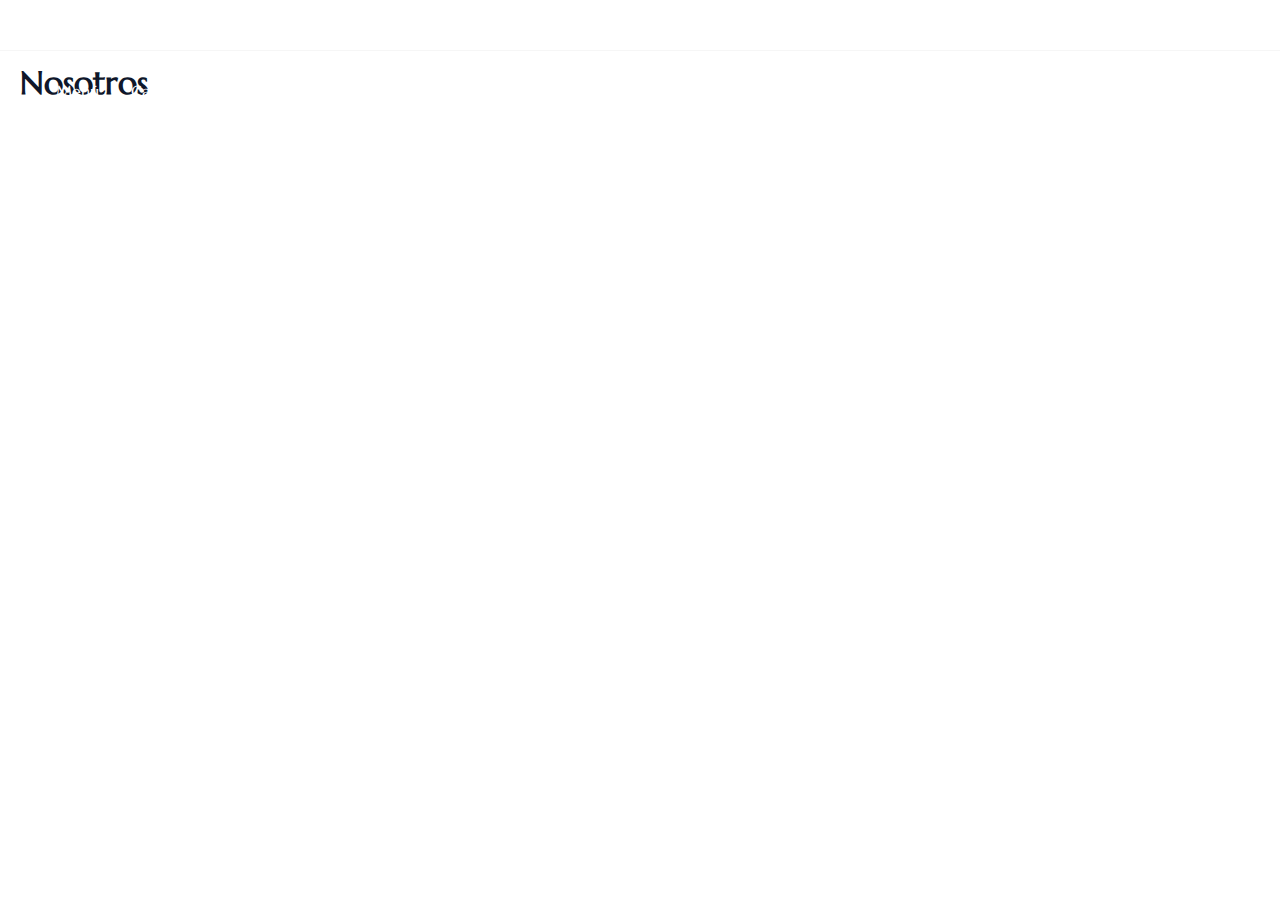
<file: nosotros/index.html>
<!DOCTYPE html>
<html lang="es-CO">
<head>
<meta charset="UTF-8">
<meta name="viewport" content="width=device-width, initial-scale=1">
	 <link rel="profile" href="https://gmpg.org/xfn/11"> 
	 <title>Nosotros &#8211; La Gran Mesa</title>
<meta name="robots" content="noindex, nofollow">
	<style>img:is([sizes="auto" i], [sizes^="auto," i]) { contain-intrinsic-size: 3000px 1500px }</style>
	<link rel="dns-prefetch" href="//fonts.googleapis.com">
<link rel="alternate" type="application/rss+xml" title="La Gran Mesa &raquo; Feed" href="https://elccarsas.github.io/Portafolio-Wilmar/feed/">
<link rel="alternate" type="application/rss+xml" title="La Gran Mesa &raquo; RSS de los comentarios" href="https://elccarsas.github.io/Portafolio-Wilmar/comments/feed/">
<script>
window._wpemojiSettings = {"baseUrl":"https:\/\/s.w.org\/images\/core\/emoji\/15.0.3\/72x72\/","ext":".png","svgUrl":"https:\/\/s.w.org\/images\/core\/emoji\/15.0.3\/svg\/","svgExt":".svg","source":{"concatemoji":"https:\/\/elccarsas.github.io\/Portafolio-Wilmar\/wp-includes\/js\/wp-emoji-release.min.js?ver=6.7.1"}};
/*! This file is auto-generated */
!function(i,n){var o,s,e;function c(e){try{var t={supportTests:e,timestamp:(new Date).valueOf()};sessionStorage.setItem(o,JSON.stringify(t))}catch(e){}}function p(e,t,n){e.clearRect(0,0,e.canvas.width,e.canvas.height),e.fillText(t,0,0);var t=new Uint32Array(e.getImageData(0,0,e.canvas.width,e.canvas.height).data),r=(e.clearRect(0,0,e.canvas.width,e.canvas.height),e.fillText(n,0,0),new Uint32Array(e.getImageData(0,0,e.canvas.width,e.canvas.height).data));return t.every(function(e,t){return e===r[t]})}function u(e,t,n){switch(t){case"flag":return n(e,"🏳️‍⚧️","🏳️​⚧️")?!1:!n(e,"🇺🇳","🇺​🇳")&&!n(e,"🏴󠁧󠁢󠁥󠁮󠁧󠁿","🏴​󠁧​󠁢​󠁥​󠁮​󠁧​󠁿");case"emoji":return!n(e,"🐦‍⬛","🐦​⬛")}return!1}function f(e,t,n){var r="undefined"!=typeof WorkerGlobalScope&&self instanceof WorkerGlobalScope?new OffscreenCanvas(300,150):i.createElement("canvas"),a=r.getContext("2d",{willReadFrequently:!0}),o=(a.textBaseline="top",a.font="600 32px Arial",{});return e.forEach(function(e){o[e]=t(a,e,n)}),o}function t(e){var t=i.createElement("script");t.src=e,t.defer=!0,i.head.appendChild(t)}"undefined"!=typeof Promise&&(o="wpEmojiSettingsSupports",s=["flag","emoji"],n.supports={everything:!0,everythingExceptFlag:!0},e=new Promise(function(e){i.addEventListener("DOMContentLoaded",e,{once:!0})}),new Promise(function(t){var n=function(){try{var e=JSON.parse(sessionStorage.getItem(o));if("object"==typeof e&&"number"==typeof e.timestamp&&(new Date).valueOf()<e.timestamp+604800&&"object"==typeof e.supportTests)return e.supportTests}catch(e){}return null}();if(!n){if("undefined"!=typeof Worker&&"undefined"!=typeof OffscreenCanvas&&"undefined"!=typeof URL&&URL.createObjectURL&&"undefined"!=typeof Blob)try{var e="postMessage("+f.toString()+"("+[JSON.stringify(s),u.toString(),p.toString()].join(",")+"));",r=new Blob([e],{type:"text/javascript"}),a=new Worker(URL.createObjectURL(r),{name:"wpTestEmojiSupports"});return void(a.onmessage=function(e){c(n=e.data),a.terminate(),t(n)})}catch(e){}c(n=f(s,u,p))}t(n)}).then(function(e){for(var t in e)n.supports[t]=e[t],n.supports.everything=n.supports.everything&&n.supports[t],"flag"!==t&&(n.supports.everythingExceptFlag=n.supports.everythingExceptFlag&&n.supports[t]);n.supports.everythingExceptFlag=n.supports.everythingExceptFlag&&!n.supports.flag,n.DOMReady=!1,n.readyCallback=function(){n.DOMReady=!0}}).then(function(){return e}).then(function(){var e;n.supports.everything||(n.readyCallback(),(e=n.source||{}).concatemoji?t(e.concatemoji):e.wpemoji&&e.twemoji&&(t(e.twemoji),t(e.wpemoji)))}))}((window,document),window._wpemojiSettings);
</script>
<link rel="stylesheet" id="genesis-blocks-style-css-css" href="https://elccarsas.github.io/Portafolio-Wilmar/wp-content/plugins/genesis-blocks/dist/style-blocks.build.css?ver=1733234602" media="all">
<link rel="stylesheet" id="astra-theme-css-css" href="https://elccarsas.github.io/Portafolio-Wilmar/wp-content/themes/astra/assets/css/minified/main.min.css?ver=4.7.3" media="all">
<style id="astra-theme-css-inline-css">:root{--ast-post-nav-space:0;--ast-container-default-xlg-padding:2.5em;--ast-container-default-lg-padding:2.5em;--ast-container-default-slg-padding:2em;--ast-container-default-md-padding:2.5em;--ast-container-default-sm-padding:2.5em;--ast-container-default-xs-padding:2.4em;--ast-container-default-xxs-padding:1.8em;--ast-code-block-background:#ECEFF3;--ast-comment-inputs-background:#F9FAFB;--ast-normal-container-width:1200px;--ast-narrow-container-width:750px;--ast-blog-title-font-weight:600;--ast-blog-meta-weight:600;}html{font-size:100%;}a{color:var(--ast-global-color-5);}a:hover,a:focus{color:var(--ast-global-color-1);}body,button,input,select,textarea,.ast-button,.ast-custom-button{font-family:'Marcellus',serif;font-weight:400;font-size:16px;font-size:1rem;line-height:var(--ast-body-line-height,1.65);}blockquote{color:var(--ast-global-color-3);}h1,.entry-content h1,h2,.entry-content h2,h3,.entry-content h3,h4,.entry-content h4,h5,.entry-content h5,h6,.entry-content h6,.site-title,.site-title a{font-family:'Marcellus',serif;}.ast-site-identity .site-title a{color:var(--ast-global-color-5);}.ast-site-identity .site-title a:hover{color:var(--ast-global-color-5);}.site-title{font-size:26px;font-size:1.625rem;display:block;}.site-header .site-description{font-size:15px;font-size:0.9375rem;display:none;}.entry-title{font-size:20px;font-size:1.25rem;}.ast-blog-single-element.ast-taxonomy-container a{font-size:14px;font-size:0.875rem;}.ast-blog-meta-container{font-size:13px;font-size:0.8125rem;}.archive .ast-article-post .ast-article-inner,.blog .ast-article-post .ast-article-inner,.archive .ast-article-post .ast-article-inner:hover,.blog .ast-article-post .ast-article-inner:hover{border-top-left-radius:6px;border-top-right-radius:6px;border-bottom-right-radius:6px;border-bottom-left-radius:6px;overflow:hidden;}h1,.entry-content h1{font-size:36px;font-size:2.25rem;font-family:'Marcellus',serif;line-height:1.4em;}h2,.entry-content h2{font-size:30px;font-size:1.875rem;font-family:'Marcellus',serif;line-height:1.3em;}h3,.entry-content h3{font-size:24px;font-size:1.5rem;font-family:'Marcellus',serif;line-height:1.3em;}h4,.entry-content h4{font-size:20px;font-size:1.25rem;line-height:1.2em;font-family:'Marcellus',serif;}h5,.entry-content h5{font-size:18px;font-size:1.125rem;line-height:1.2em;font-family:'Marcellus',serif;}h6,.entry-content h6{font-size:16px;font-size:1rem;line-height:1.25em;font-family:'Marcellus',serif;}::selection{background-color:var(--ast-global-color-0);color:#000000;}body,h1,.entry-title a,.entry-content h1,h2,.entry-content h2,h3,.entry-content h3,h4,.entry-content h4,h5,.entry-content h5,h6,.entry-content h6{color:var(--ast-global-color-3);}.tagcloud a:hover,.tagcloud a:focus,.tagcloud a.current-item{color:#000000;border-color:var(--ast-global-color-5);background-color:var(--ast-global-color-5);}input:focus,input[type="text"]:focus,input[type="email"]:focus,input[type="url"]:focus,input[type="password"]:focus,input[type="reset"]:focus,input[type="search"]:focus,textarea:focus{border-color:var(--ast-global-color-5);}input[type="radio"]:checked,input[type=reset],input[type="checkbox"]:checked,input[type="checkbox"]:hover:checked,input[type="checkbox"]:focus:checked,input[type=range]::-webkit-slider-thumb{border-color:var(--ast-global-color-5);background-color:var(--ast-global-color-5);box-shadow:none;}.site-footer a:hover + .post-count,.site-footer a:focus + .post-count{background:var(--ast-global-color-5);border-color:var(--ast-global-color-5);}.single .nav-links .nav-previous,.single .nav-links .nav-next{color:var(--ast-global-color-5);}.entry-meta,.entry-meta *{line-height:1.45;color:var(--ast-global-color-5);}.entry-meta a:not(.ast-button):hover,.entry-meta a:not(.ast-button):hover *,.entry-meta a:not(.ast-button):focus,.entry-meta a:not(.ast-button):focus *,.page-links > .page-link,.page-links .page-link:hover,.post-navigation a:hover{color:var(--ast-global-color-1);}#cat option,.secondary .calendar_wrap thead a,.secondary .calendar_wrap thead a:visited{color:var(--ast-global-color-5);}.secondary .calendar_wrap #today,.ast-progress-val span{background:var(--ast-global-color-5);}.secondary a:hover + .post-count,.secondary a:focus + .post-count{background:var(--ast-global-color-5);border-color:var(--ast-global-color-5);}.calendar_wrap #today > a{color:#000000;}.page-links .page-link,.single .post-navigation a{color:var(--ast-global-color-3);}.ast-search-menu-icon .search-form button.search-submit{padding:0 4px;}.ast-search-menu-icon form.search-form{padding-right:0;}.ast-search-menu-icon.slide-search input.search-field{width:0;}.ast-header-search .ast-search-menu-icon.ast-dropdown-active .search-form,.ast-header-search .ast-search-menu-icon.ast-dropdown-active .search-field:focus{transition:all 0.2s;}.search-form input.search-field:focus{outline:none;}.ast-search-menu-icon .search-form button.search-submit:focus,.ast-theme-transparent-header .ast-header-search .ast-dropdown-active .ast-icon,.ast-theme-transparent-header .ast-inline-search .search-field:focus .ast-icon{color:var(--ast-global-color-1);}.ast-header-search .slide-search .search-form{border:2px solid var(--ast-global-color-0);}.ast-header-search .slide-search .search-field{background-color:#fff;}.ast-archive-title{color:var(--ast-global-color-2);}.widget-title{font-size:22px;font-size:1.375rem;color:var(--ast-global-color-2);}.single .ast-author-details .author-title{color:var(--ast-global-color-1);}.ast-search-menu-icon.slide-search a:focus-visible:focus-visible,.astra-search-icon:focus-visible,#close:focus-visible,a:focus-visible,.ast-menu-toggle:focus-visible,.site .skip-link:focus-visible,.wp-block-loginout input:focus-visible,.wp-block-search.wp-block-search__button-inside .wp-block-search__inside-wrapper,.ast-header-navigation-arrow:focus-visible,.woocommerce .wc-proceed-to-checkout > .checkout-button:focus-visible,.woocommerce .woocommerce-MyAccount-navigation ul li a:focus-visible,.ast-orders-table__row .ast-orders-table__cell:focus-visible,.woocommerce .woocommerce-order-details .order-again > .button:focus-visible,.woocommerce .woocommerce-message a.button.wc-forward:focus-visible,.woocommerce #minus_qty:focus-visible,.woocommerce #plus_qty:focus-visible,a#ast-apply-coupon:focus-visible,.woocommerce .woocommerce-info a:focus-visible,.woocommerce .astra-shop-summary-wrap a:focus-visible,.woocommerce a.wc-forward:focus-visible,#ast-apply-coupon:focus-visible,.woocommerce-js .woocommerce-mini-cart-item a.remove:focus-visible,#close:focus-visible,.button.search-submit:focus-visible,#search_submit:focus,.normal-search:focus-visible,.ast-header-account-wrap:focus-visible{outline-style:dotted;outline-color:inherit;outline-width:thin;}input:focus,input[type="text"]:focus,input[type="email"]:focus,input[type="url"]:focus,input[type="password"]:focus,input[type="reset"]:focus,input[type="search"]:focus,input[type="number"]:focus,textarea:focus,.wp-block-search__input:focus,[data-section="section-header-mobile-trigger"] .ast-button-wrap .ast-mobile-menu-trigger-minimal:focus,.ast-mobile-popup-drawer.active .menu-toggle-close:focus,.woocommerce-ordering select.orderby:focus,#ast-scroll-top:focus,#coupon_code:focus,.woocommerce-page #comment:focus,.woocommerce #reviews #respond input#submit:focus,.woocommerce a.add_to_cart_button:focus,.woocommerce .button.single_add_to_cart_button:focus,.woocommerce .woocommerce-cart-form button:focus,.woocommerce .woocommerce-cart-form__cart-item .quantity .qty:focus,.woocommerce .woocommerce-billing-fields .woocommerce-billing-fields__field-wrapper .woocommerce-input-wrapper > .input-text:focus,.woocommerce #order_comments:focus,.woocommerce #place_order:focus,.woocommerce .woocommerce-address-fields .woocommerce-address-fields__field-wrapper .woocommerce-input-wrapper > .input-text:focus,.woocommerce .woocommerce-MyAccount-content form button:focus,.woocommerce .woocommerce-MyAccount-content .woocommerce-EditAccountForm .woocommerce-form-row .woocommerce-Input.input-text:focus,.woocommerce .ast-woocommerce-container .woocommerce-pagination ul.page-numbers li a:focus,body #content .woocommerce form .form-row .select2-container--default .select2-selection--single:focus,#ast-coupon-code:focus,.woocommerce.woocommerce-js .quantity input[type=number]:focus,.woocommerce-js .woocommerce-mini-cart-item .quantity input[type=number]:focus,.woocommerce p#ast-coupon-trigger:focus{border-style:dotted;border-color:inherit;border-width:thin;}input{outline:none;}.ast-logo-title-inline .site-logo-img{padding-right:1em;}body .ast-oembed-container *{position:absolute;top:0;width:100%;height:100%;left:0;}body .wp-block-embed-pocket-casts .ast-oembed-container *{position:unset;}.ast-single-post-featured-section + article {margin-top: 2em;}.site-content .ast-single-post-featured-section img {width: 100%;overflow: hidden;object-fit: cover;}.ast-separate-container .site-content .ast-single-post-featured-section + article {margin-top: -80px;z-index: 9;position: relative;border-radius: 4px;}@media (min-width: 922px) {.ast-no-sidebar .site-content .ast-article-image-container--wide {margin-left: -120px;margin-right: -120px;max-width: unset;width: unset;}.ast-left-sidebar .site-content .ast-article-image-container--wide,.ast-right-sidebar .site-content .ast-article-image-container--wide {margin-left: -10px;margin-right: -10px;}.site-content .ast-article-image-container--full {margin-left: calc( -50vw + 50%);margin-right: calc( -50vw + 50%);max-width: 100vw;width: 100vw;}.ast-left-sidebar .site-content .ast-article-image-container--full,.ast-right-sidebar .site-content .ast-article-image-container--full {margin-left: -10px;margin-right: -10px;max-width: inherit;width: auto;}}.site > .ast-single-related-posts-container {margin-top: 0;}@media (min-width: 922px) {.ast-desktop .ast-container--narrow {max-width: var(--ast-narrow-container-width);margin: 0 auto;}}.ast-page-builder-template .hentry {margin: 0;}.ast-page-builder-template .site-content > .ast-container {max-width: 100%;padding: 0;}.ast-page-builder-template .site .site-content #primary {padding: 0;margin: 0;}.ast-page-builder-template .no-results {text-align: center;margin: 4em auto;}.ast-page-builder-template .ast-pagination {padding: 2em;}.ast-page-builder-template .entry-header.ast-no-title.ast-no-thumbnail {margin-top: 0;}.ast-page-builder-template .entry-header.ast-header-without-markup {margin-top: 0;margin-bottom: 0;}.ast-page-builder-template .entry-header.ast-no-title.ast-no-meta {margin-bottom: 0;}.ast-page-builder-template.single .post-navigation {padding-bottom: 2em;}.ast-page-builder-template.single-post .site-content > .ast-container {max-width: 100%;}.ast-page-builder-template .entry-header {margin-top: 2em;margin-left: auto;margin-right: auto;}.ast-single-post.ast-page-builder-template .site-main > article,.woocommerce.ast-page-builder-template .site-main,.ast-page-builder-template .post-navigation {padding-top: 2em;padding-left: 20px;padding-right: 20px;}.ast-page-builder-template .ast-archive-description {margin: 2em auto 0;padding-left: 20px;padding-right: 20px;}.ast-page-builder-template .ast-row {margin-left: 0;margin-right: 0;}.single.ast-page-builder-template .entry-header + .entry-content,.single.ast-page-builder-template .ast-single-entry-banner + .site-content article .entry-content {margin-bottom: 2em;}@media(min-width: 921px) {.ast-page-builder-template.archive.ast-right-sidebar .ast-row article,.ast-page-builder-template.archive.ast-left-sidebar .ast-row article {padding-left: 0;padding-right: 0;}}input[type="text"],input[type="number"],input[type="email"],input[type="url"],input[type="password"],input[type="search"],input[type=reset],input[type=tel],input[type=date],select,textarea{font-size:16px;font-style:normal;font-weight:400;line-height:24px;width:100%;padding:12px 16px;border-radius:4px;box-shadow:0px 1px 2px 0px rgba(0,0,0,0.05);color:var(--ast-form-input-text,#475569);}input[type="text"],input[type="number"],input[type="email"],input[type="url"],input[type="password"],input[type="search"],input[type=reset],input[type=tel],input[type=date],select{height:40px;}input[type="date"]{border-width:1px;border-style:solid;border-color:var(--ast-border-color);}input[type="text"]:focus,input[type="number"]:focus,input[type="email"]:focus,input[type="url"]:focus,input[type="password"]:focus,input[type="search"]:focus,input[type=reset]:focus,input[type="tel"]:focus,input[type="date"]:focus,select:focus,textarea:focus{border-color:#046BD2;box-shadow:none;outline:none;color:var(--ast-form-input-focus-text,#475569);}label,legend{color:#111827;font-size:14px;font-style:normal;font-weight:500;line-height:20px;}select{padding:6px 10px;}fieldset{padding:30px;border-radius:4px;}button,.ast-button,.button,input[type="button"],input[type="reset"],input[type="submit"]{border-radius:4px;box-shadow:0px 1px 2px 0px rgba(0,0,0,0.05);}:root{--ast-comment-inputs-background:#FFF;}::placeholder{color:var(--ast-form-field-color,#9CA3AF);}::-ms-input-placeholder{color:var(--ast-form-field-color,#9CA3AF);}@media (max-width:921.9px){#ast-desktop-header{display:none;}}@media (min-width:922px){#ast-mobile-header{display:none;}}.wp-block-buttons.aligncenter{justify-content:center;}@media (max-width:921px){.ast-theme-transparent-header #primary,.ast-theme-transparent-header #secondary{padding:0;}}@media (max-width:921px){.ast-plain-container.ast-no-sidebar #primary{padding:0;}}.ast-plain-container.ast-no-sidebar #primary{margin-top:0;margin-bottom:0;}.wp-block-button.is-style-outline .wp-block-button__link{border-color:var(--ast-global-color-0);border-top-width:1px;border-right-width:1px;border-bottom-width:1px;border-left-width:1px;}div.wp-block-button.is-style-outline > .wp-block-button__link:not(.has-text-color),div.wp-block-button.wp-block-button__link.is-style-outline:not(.has-text-color){color:var(--ast-global-color-0);}.wp-block-button.is-style-outline .wp-block-button__link:hover,.wp-block-buttons .wp-block-button.is-style-outline .wp-block-button__link:focus,.wp-block-buttons .wp-block-button.is-style-outline > .wp-block-button__link:not(.has-text-color):hover,.wp-block-buttons .wp-block-button.wp-block-button__link.is-style-outline:not(.has-text-color):hover{color:#000000;background-color:var(--ast-global-color-1);border-color:var(--ast-global-color-1);}.post-page-numbers.current .page-link,.ast-pagination .page-numbers.current{color:#000000;border-color:var(--ast-global-color-0);background-color:var(--ast-global-color-0);}.wp-block-button.is-style-outline .wp-block-button__link{border-top-width:1px;border-right-width:1px;border-bottom-width:1px;border-left-width:1px;}.wp-block-buttons .wp-block-button.is-style-outline .wp-block-button__link.wp-element-button,.ast-outline-button,.wp-block-uagb-buttons-child .uagb-buttons-repeater.ast-outline-button{border-color:var(--ast-global-color-0);border-top-width:0px;border-right-width:0px;border-bottom-width:0px;border-left-width:0px;font-family:inherit;font-weight:500;font-size:16px;font-size:1rem;line-height:1em;padding-top:10px;padding-right:20px;padding-bottom:10px;padding-left:20px;border-top-left-radius:0px;border-top-right-radius:0px;border-bottom-right-radius:0px;border-bottom-left-radius:0px;}.wp-block-buttons .wp-block-button.is-style-outline > .wp-block-button__link:not(.has-text-color),.wp-block-buttons .wp-block-button.wp-block-button__link.is-style-outline:not(.has-text-color),.ast-outline-button{color:var(--ast-global-color-0);}.wp-block-button.is-style-outline .wp-block-button__link:hover,.wp-block-buttons .wp-block-button.is-style-outline .wp-block-button__link:focus,.wp-block-buttons .wp-block-button.is-style-outline > .wp-block-button__link:not(.has-text-color):hover,.wp-block-buttons .wp-block-button.wp-block-button__link.is-style-outline:not(.has-text-color):hover,.ast-outline-button:hover,.ast-outline-button:focus,.wp-block-uagb-buttons-child .uagb-buttons-repeater.ast-outline-button:hover,.wp-block-uagb-buttons-child .uagb-buttons-repeater.ast-outline-button:focus{color:#000000;background-color:var(--ast-global-color-1);border-color:var(--ast-global-color-1);}.wp-block-buttons .wp-block-button .wp-block-button__link.is-style-outline:not(.has-background),.wp-block-buttons .wp-block-button.is-style-outline>.wp-block-button__link:not(.has-background),.ast-outline-button{background-color:var(--ast-global-color-0);color:#000000;}.uagb-buttons-repeater.ast-outline-button{border-radius:9999px;}.entry-content[ast-blocks-layout] > figure{margin-bottom:1em;}h1.widget-title{font-weight:inherit;}h2.widget-title{font-weight:inherit;}h3.widget-title{font-weight:inherit;}#page{display:flex;flex-direction:column;min-height:100vh;}.ast-404-layout-1 h1.page-title{color:var(--ast-global-color-2);}.single .post-navigation a{line-height:1em;height:inherit;}.error-404 .page-sub-title{font-size:1.5rem;font-weight:inherit;}.search .site-content .content-area .search-form{margin-bottom:0;}#page .site-content{flex-grow:1;}.widget{margin-bottom:1.25em;}#secondary li{line-height:1.5em;}#secondary .wp-block-group h2{margin-bottom:0.7em;}#secondary h2{font-size:1.7rem;}.ast-separate-container .ast-article-post,.ast-separate-container .ast-article-single,.ast-separate-container .comment-respond{padding:3em;}.ast-separate-container .ast-article-single .ast-article-single{padding:0;}.ast-article-single .wp-block-post-template-is-layout-grid{padding-left:0;}.ast-separate-container .comments-title,.ast-narrow-container .comments-title{padding:1.5em 2em;}.ast-page-builder-template .comment-form-textarea,.ast-comment-formwrap .ast-grid-common-col{padding:0;}.ast-comment-formwrap{padding:0;display:inline-flex;column-gap:20px;width:100%;margin-left:0;margin-right:0;}.comments-area textarea#comment:focus,.comments-area textarea#comment:active,.comments-area .ast-comment-formwrap input[type="text"]:focus,.comments-area .ast-comment-formwrap input[type="text"]:active {box-shadow:none;outline:none;}.archive.ast-page-builder-template .entry-header{margin-top:2em;}.ast-page-builder-template .ast-comment-formwrap{width:100%;}.entry-title{margin-bottom:0.6em;}.ast-archive-description p{font-size:inherit;font-weight:inherit;line-height:inherit;}.ast-separate-container .ast-comment-list li.depth-1,.hentry{margin-bottom:1.5em;}.site-content section.ast-archive-description{margin-bottom:2em;}@media (min-width:921px){.ast-left-sidebar.ast-page-builder-template #secondary,.archive.ast-right-sidebar.ast-page-builder-template .site-main{padding-left:20px;padding-right:20px;}}@media (max-width:544px){.ast-comment-formwrap.ast-row{column-gap:10px;display:inline-block;}#ast-commentform .ast-grid-common-col{position:relative;width:100%;}}@media (min-width:1201px){.ast-separate-container .ast-article-post,.ast-separate-container .ast-article-single,.ast-separate-container .ast-author-box,.ast-separate-container .ast-404-layout-1,.ast-separate-container .no-results{padding:3em;}}@media (max-width:921px){.ast-separate-container #primary,.ast-separate-container #secondary{padding:1.5em 0;}#primary,#secondary{padding:1.5em 0;margin:0;}.ast-left-sidebar #content > .ast-container{display:flex;flex-direction:column-reverse;width:100%;}}@media (min-width:922px){.ast-separate-container.ast-right-sidebar #primary,.ast-separate-container.ast-left-sidebar #primary{border:0;}.search-no-results.ast-separate-container #primary{margin-bottom:4em;}}.wp-block-button .wp-block-button__link{color:var(--ast-global-color-0);}.wp-block-button .wp-block-button__link:hover,.wp-block-button .wp-block-button__link:focus{color:#000000;background-color:var(--ast-global-color-1);border-color:var(--ast-global-color-1);}.wp-block-button .wp-block-button__link,.wp-block-search .wp-block-search__button,body .wp-block-file .wp-block-file__button{border-style:solid;border-top-width:1px;border-right-width:1px;border-left-width:1px;border-bottom-width:1px;border-color:var(--ast-global-color-0);background-color:transparent;color:var(--ast-global-color-0);font-family:inherit;font-weight:500;line-height:1em;font-size:16px;font-size:1rem;border-top-left-radius:0px;border-top-right-radius:0px;border-bottom-right-radius:0px;border-bottom-left-radius:0px;padding-top:10px;padding-right:20px;padding-bottom:10px;padding-left:20px;}.menu-toggle,button,.ast-button,.ast-custom-button,.button,input#submit,input[type="button"],input[type="submit"],input[type="reset"],#comments .submit,.search .search-submit,form[CLASS*="wp-block-search__"].wp-block-search .wp-block-search__inside-wrapper .wp-block-search__button,body .wp-block-file .wp-block-file__button,.search .search-submit,.woocommerce-js a.button,.woocommerce button.button,.woocommerce .woocommerce-message a.button,.woocommerce #respond input#submit.alt,.woocommerce input.button.alt,.woocommerce input.button,.woocommerce input.button:disabled,.woocommerce input.button:disabled[disabled],.woocommerce input.button:disabled:hover,.woocommerce input.button:disabled[disabled]:hover,.woocommerce #respond input#submit,.woocommerce button.button.alt.disabled,.wc-block-grid__products .wc-block-grid__product .wp-block-button__link,.wc-block-grid__product-onsale,[CLASS*="wc-block"] button,.woocommerce-js .astra-cart-drawer .astra-cart-drawer-content .woocommerce-mini-cart__buttons .button:not(.checkout):not(.ast-continue-shopping),.woocommerce-js .astra-cart-drawer .astra-cart-drawer-content .woocommerce-mini-cart__buttons a.checkout,.woocommerce button.button.alt.disabled.wc-variation-selection-needed,[CLASS*="wc-block"] .wc-block-components-button{border-style:solid;border-top-width:1px;border-right-width:1px;border-left-width:1px;border-bottom-width:1px;color:var(--ast-global-color-0);border-color:var(--ast-global-color-0);background-color:transparent;padding-top:10px;padding-right:20px;padding-bottom:10px;padding-left:20px;font-family:inherit;font-weight:500;font-size:16px;font-size:1rem;line-height:1em;border-top-left-radius:0px;border-top-right-radius:0px;border-bottom-right-radius:0px;border-bottom-left-radius:0px;}button:focus,.menu-toggle:hover,button:hover,.ast-button:hover,.ast-custom-button:hover .button:hover,.ast-custom-button:hover ,input[type=reset]:hover,input[type=reset]:focus,input#submit:hover,input#submit:focus,input[type="button"]:hover,input[type="button"]:focus,input[type="submit"]:hover,input[type="submit"]:focus,form[CLASS*="wp-block-search__"].wp-block-search .wp-block-search__inside-wrapper .wp-block-search__button:hover,form[CLASS*="wp-block-search__"].wp-block-search .wp-block-search__inside-wrapper .wp-block-search__button:focus,body .wp-block-file .wp-block-file__button:hover,body .wp-block-file .wp-block-file__button:focus,.woocommerce-js a.button:hover,.woocommerce button.button:hover,.woocommerce .woocommerce-message a.button:hover,.woocommerce #respond input#submit:hover,.woocommerce #respond input#submit.alt:hover,.woocommerce input.button.alt:hover,.woocommerce input.button:hover,.woocommerce button.button.alt.disabled:hover,.wc-block-grid__products .wc-block-grid__product .wp-block-button__link:hover,[CLASS*="wc-block"] button:hover,.woocommerce-js .astra-cart-drawer .astra-cart-drawer-content .woocommerce-mini-cart__buttons .button:not(.checkout):not(.ast-continue-shopping):hover,.woocommerce-js .astra-cart-drawer .astra-cart-drawer-content .woocommerce-mini-cart__buttons a.checkout:hover,.woocommerce button.button.alt.disabled.wc-variation-selection-needed:hover,[CLASS*="wc-block"] .wc-block-components-button:hover,[CLASS*="wc-block"] .wc-block-components-button:focus{color:#000000;background-color:var(--ast-global-color-1);border-color:var(--ast-global-color-1);}form[CLASS*="wp-block-search__"].wp-block-search .wp-block-search__inside-wrapper .wp-block-search__button.has-icon{padding-top:calc(10px - 3px);padding-right:calc(20px - 3px);padding-bottom:calc(10px - 3px);padding-left:calc(20px - 3px);}@media (max-width:921px){.ast-mobile-header-stack .main-header-bar .ast-search-menu-icon{display:inline-block;}.ast-header-break-point.ast-header-custom-item-outside .ast-mobile-header-stack .main-header-bar .ast-search-icon{margin:0;}.ast-comment-avatar-wrap img{max-width:2.5em;}.ast-comment-meta{padding:0 1.8888em 1.3333em;}}@media (min-width:544px){.ast-container{max-width:100%;}}@media (max-width:544px){.ast-separate-container .ast-article-post,.ast-separate-container .ast-article-single,.ast-separate-container .comments-title,.ast-separate-container .ast-archive-description{padding:1.5em 1em;}.ast-separate-container #content .ast-container{padding-left:0.54em;padding-right:0.54em;}.ast-separate-container .ast-comment-list .bypostauthor{padding:.5em;}.ast-search-menu-icon.ast-dropdown-active .search-field{width:170px;}} #ast-mobile-header .ast-site-header-cart-li a{pointer-events:none;} #ast-desktop-header .ast-site-header-cart-li a{pointer-events:none;}.ast-separate-container{background-color:var(--ast-global-color-4);background-image:none;}@media (max-width:921px){.site-title{display:block;}.site-header .site-description{display:none;}h1,.entry-content h1{font-size:30px;}h2,.entry-content h2{font-size:25px;}h3,.entry-content h3{font-size:20px;}}@media (max-width:544px){.site-title{display:block;}.site-header .site-description{display:none;}h1,.entry-content h1{font-size:30px;}h2,.entry-content h2{font-size:25px;}h3,.entry-content h3{font-size:20px;}}@media (max-width:921px){html{font-size:91.2%;}}@media (max-width:544px){html{font-size:91.2%;}}@media (min-width:922px){.ast-container{max-width:1240px;}}@media (min-width:922px){.site-content .ast-container{display:flex;}}@media (max-width:921px){.site-content .ast-container{flex-direction:column;}}.entry-content h1,.entry-content h2,.entry-content h3,.entry-content h4,.entry-content h5,.entry-content h6{clear:none;}@media (min-width:922px){.main-header-menu .sub-menu .menu-item.ast-left-align-sub-menu:hover > .sub-menu,.main-header-menu .sub-menu .menu-item.ast-left-align-sub-menu.focus > .sub-menu{margin-left:-0px;}}.ast-theme-transparent-header [data-section="section-header-mobile-trigger"] .ast-button-wrap .ast-mobile-menu-trigger-minimal{background:transparent;}.entry-content li > p{margin-bottom:0;}.site .comments-area{padding-bottom:2em;margin-top:2em;}.wp-block-file {display: flex;align-items: center;flex-wrap: wrap;justify-content: space-between;}.wp-block-pullquote {border: none;}.wp-block-pullquote blockquote::before {content: "\201D";font-family: "Helvetica",sans-serif;display: flex;transform: rotate( 180deg );font-size: 6rem;font-style: normal;line-height: 1;font-weight: bold;align-items: center;justify-content: center;}.has-text-align-right > blockquote::before {justify-content: flex-start;}.has-text-align-left > blockquote::before {justify-content: flex-end;}figure.wp-block-pullquote.is-style-solid-color blockquote {max-width: 100%;text-align: inherit;}html body {--wp--custom--ast-default-block-top-padding: 3em;--wp--custom--ast-default-block-right-padding: 3em;--wp--custom--ast-default-block-bottom-padding: 3em;--wp--custom--ast-default-block-left-padding: 3em;--wp--custom--ast-container-width: 1200px;--wp--custom--ast-content-width-size: 1200px;--wp--custom--ast-wide-width-size: calc(1200px + var(--wp--custom--ast-default-block-left-padding) + var(--wp--custom--ast-default-block-right-padding));}.ast-narrow-container {--wp--custom--ast-content-width-size: 750px;--wp--custom--ast-wide-width-size: 750px;}@media(max-width: 921px) {html body {--wp--custom--ast-default-block-top-padding: 3em;--wp--custom--ast-default-block-right-padding: 2em;--wp--custom--ast-default-block-bottom-padding: 3em;--wp--custom--ast-default-block-left-padding: 2em;}}@media(max-width: 544px) {html body {--wp--custom--ast-default-block-top-padding: 3em;--wp--custom--ast-default-block-right-padding: 1.5em;--wp--custom--ast-default-block-bottom-padding: 3em;--wp--custom--ast-default-block-left-padding: 1.5em;}}.entry-content > .wp-block-group,.entry-content > .wp-block-cover,.entry-content > .wp-block-columns {padding-top: var(--wp--custom--ast-default-block-top-padding);padding-right: var(--wp--custom--ast-default-block-right-padding);padding-bottom: var(--wp--custom--ast-default-block-bottom-padding);padding-left: var(--wp--custom--ast-default-block-left-padding);}.ast-plain-container.ast-no-sidebar .entry-content > .alignfull,.ast-page-builder-template .ast-no-sidebar .entry-content > .alignfull {margin-left: calc( -50vw + 50%);margin-right: calc( -50vw + 50%);max-width: 100vw;width: 100vw;}.ast-plain-container.ast-no-sidebar .entry-content .alignfull .alignfull,.ast-page-builder-template.ast-no-sidebar .entry-content .alignfull .alignfull,.ast-plain-container.ast-no-sidebar .entry-content .alignfull .alignwide,.ast-page-builder-template.ast-no-sidebar .entry-content .alignfull .alignwide,.ast-plain-container.ast-no-sidebar .entry-content .alignwide .alignfull,.ast-page-builder-template.ast-no-sidebar .entry-content .alignwide .alignfull,.ast-plain-container.ast-no-sidebar .entry-content .alignwide .alignwide,.ast-page-builder-template.ast-no-sidebar .entry-content .alignwide .alignwide,.ast-plain-container.ast-no-sidebar .entry-content .wp-block-column .alignfull,.ast-page-builder-template.ast-no-sidebar .entry-content .wp-block-column .alignfull,.ast-plain-container.ast-no-sidebar .entry-content .wp-block-column .alignwide,.ast-page-builder-template.ast-no-sidebar .entry-content .wp-block-column .alignwide {margin-left: auto;margin-right: auto;width: 100%;}[ast-blocks-layout] .wp-block-separator:not(.is-style-dots) {height: 0;}[ast-blocks-layout] .wp-block-separator {margin: 20px auto;}[ast-blocks-layout] .wp-block-separator:not(.is-style-wide):not(.is-style-dots) {max-width: 100px;}[ast-blocks-layout] .wp-block-separator.has-background {padding: 0;}.entry-content[ast-blocks-layout] > * {max-width: var(--wp--custom--ast-content-width-size);margin-left: auto;margin-right: auto;}.entry-content[ast-blocks-layout] > .alignwide {max-width: var(--wp--custom--ast-wide-width-size);}.entry-content[ast-blocks-layout] .alignfull {max-width: none;}.entry-content .wp-block-columns {margin-bottom: 0;}blockquote {margin: 1.5em;border-color: rgba(0,0,0,0.05);}.wp-block-quote:not(.has-text-align-right):not(.has-text-align-center) {border-left: 5px solid rgba(0,0,0,0.05);}.has-text-align-right > blockquote,blockquote.has-text-align-right {border-right: 5px solid rgba(0,0,0,0.05);}.has-text-align-left > blockquote,blockquote.has-text-align-left {border-left: 5px solid rgba(0,0,0,0.05);}.wp-block-site-tagline,.wp-block-latest-posts .read-more {margin-top: 15px;}.wp-block-loginout p label {display: block;}.wp-block-loginout p:not(.login-remember):not(.login-submit) input {width: 100%;}.wp-block-loginout input:focus {border-color: transparent;}.wp-block-loginout input:focus {outline: thin dotted;}.entry-content .wp-block-media-text .wp-block-media-text__content {padding: 0 0 0 8%;}.entry-content .wp-block-media-text.has-media-on-the-right .wp-block-media-text__content {padding: 0 8% 0 0;}.entry-content .wp-block-media-text.has-background .wp-block-media-text__content {padding: 8%;}.entry-content .wp-block-cover:not([class*="background-color"]) .wp-block-cover__inner-container,.entry-content .wp-block-cover:not([class*="background-color"]) .wp-block-cover-image-text,.entry-content .wp-block-cover:not([class*="background-color"]) .wp-block-cover-text,.entry-content .wp-block-cover-image:not([class*="background-color"]) .wp-block-cover__inner-container,.entry-content .wp-block-cover-image:not([class*="background-color"]) .wp-block-cover-image-text,.entry-content .wp-block-cover-image:not([class*="background-color"]) .wp-block-cover-text {color: var(--ast-global-color-5);}.wp-block-loginout .login-remember input {width: 1.1rem;height: 1.1rem;margin: 0 5px 4px 0;vertical-align: middle;}.wp-block-latest-posts > li > *:first-child,.wp-block-latest-posts:not(.is-grid) > li:first-child {margin-top: 0;}.entry-content .wp-block-buttons,.entry-content .wp-block-uagb-buttons {margin-bottom: 1.5em;}.wp-block-search__inside-wrapper .wp-block-search__input {padding: 0 10px;color: var(--ast-global-color-3);background: var(--ast-global-color-5);border-color: var(--ast-border-color);}.wp-block-latest-posts .read-more {margin-bottom: 1.5em;}.wp-block-search__no-button .wp-block-search__inside-wrapper .wp-block-search__input {padding-top: 5px;padding-bottom: 5px;}.wp-block-latest-posts .wp-block-latest-posts__post-date,.wp-block-latest-posts .wp-block-latest-posts__post-author {font-size: 1rem;}.wp-block-latest-posts > li > *,.wp-block-latest-posts:not(.is-grid) > li {margin-top: 12px;margin-bottom: 12px;}.ast-page-builder-template .entry-content[ast-blocks-layout] > *,.ast-page-builder-template .entry-content[ast-blocks-layout] > .alignfull > * {max-width: none;}.ast-page-builder-template .entry-content[ast-blocks-layout] > .alignwide > * {max-width: var(--wp--custom--ast-wide-width-size);}.ast-page-builder-template .entry-content[ast-blocks-layout] > .inherit-container-width > *,.ast-page-builder-template .entry-content[ast-blocks-layout] > * > *,.entry-content[ast-blocks-layout] > .wp-block-cover .wp-block-cover__inner-container {max-width: var(--wp--custom--ast-content-width-size);margin-left: auto;margin-right: auto;}.entry-content[ast-blocks-layout] .wp-block-cover:not(.alignleft):not(.alignright) {width: auto;}@media(max-width: 1200px) {.ast-separate-container .entry-content > .alignfull,.ast-separate-container .entry-content[ast-blocks-layout] > .alignwide,.ast-plain-container .entry-content[ast-blocks-layout] > .alignwide,.ast-plain-container .entry-content .alignfull {margin-left: calc(-1 * min(var(--ast-container-default-xlg-padding),20px)) ;margin-right: calc(-1 * min(var(--ast-container-default-xlg-padding),20px));}}@media(min-width: 1201px) {.ast-separate-container .entry-content > .alignfull {margin-left: calc(-1 * var(--ast-container-default-xlg-padding) );margin-right: calc(-1 * var(--ast-container-default-xlg-padding) );}.ast-separate-container .entry-content[ast-blocks-layout] > .alignwide,.ast-plain-container .entry-content[ast-blocks-layout] > .alignwide {margin-left: calc(-1 * var(--wp--custom--ast-default-block-left-padding) );margin-right: calc(-1 * var(--wp--custom--ast-default-block-right-padding) );}}@media(min-width: 921px) {.ast-separate-container .entry-content .wp-block-group.alignwide:not(.inherit-container-width) > :where(:not(.alignleft):not(.alignright)),.ast-plain-container .entry-content .wp-block-group.alignwide:not(.inherit-container-width) > :where(:not(.alignleft):not(.alignright)) {max-width: calc( var(--wp--custom--ast-content-width-size) + 80px );}.ast-plain-container.ast-right-sidebar .entry-content[ast-blocks-layout] .alignfull,.ast-plain-container.ast-left-sidebar .entry-content[ast-blocks-layout] .alignfull {margin-left: -60px;margin-right: -60px;}}@media(min-width: 544px) {.entry-content > .alignleft {margin-right: 20px;}.entry-content > .alignright {margin-left: 20px;}}@media (max-width:544px){.wp-block-columns .wp-block-column:not(:last-child){margin-bottom:20px;}.wp-block-latest-posts{margin:0;}}@media( max-width: 600px ) {.entry-content .wp-block-media-text .wp-block-media-text__content,.entry-content .wp-block-media-text.has-media-on-the-right .wp-block-media-text__content {padding: 8% 0 0;}.entry-content .wp-block-media-text.has-background .wp-block-media-text__content {padding: 8%;}}.ast-page-builder-template .entry-header {padding-left: 0;}.ast-narrow-container .site-content .wp-block-uagb-image--align-full .wp-block-uagb-image__figure {max-width: 100%;margin-left: auto;margin-right: auto;}.entry-content ul,.entry-content ol {padding: revert;margin: revert;padding-left: 20px;}:root .has-ast-global-color-0-color{color:var(--ast-global-color-0);}:root .has-ast-global-color-0-background-color{background-color:var(--ast-global-color-0);}:root .wp-block-button .has-ast-global-color-0-color{color:var(--ast-global-color-0);}:root .wp-block-button .has-ast-global-color-0-background-color{background-color:var(--ast-global-color-0);}:root .has-ast-global-color-1-color{color:var(--ast-global-color-1);}:root .has-ast-global-color-1-background-color{background-color:var(--ast-global-color-1);}:root .wp-block-button .has-ast-global-color-1-color{color:var(--ast-global-color-1);}:root .wp-block-button .has-ast-global-color-1-background-color{background-color:var(--ast-global-color-1);}:root .has-ast-global-color-2-color{color:var(--ast-global-color-2);}:root .has-ast-global-color-2-background-color{background-color:var(--ast-global-color-2);}:root .wp-block-button .has-ast-global-color-2-color{color:var(--ast-global-color-2);}:root .wp-block-button .has-ast-global-color-2-background-color{background-color:var(--ast-global-color-2);}:root .has-ast-global-color-3-color{color:var(--ast-global-color-3);}:root .has-ast-global-color-3-background-color{background-color:var(--ast-global-color-3);}:root .wp-block-button .has-ast-global-color-3-color{color:var(--ast-global-color-3);}:root .wp-block-button .has-ast-global-color-3-background-color{background-color:var(--ast-global-color-3);}:root .has-ast-global-color-4-color{color:var(--ast-global-color-4);}:root .has-ast-global-color-4-background-color{background-color:var(--ast-global-color-4);}:root .wp-block-button .has-ast-global-color-4-color{color:var(--ast-global-color-4);}:root .wp-block-button .has-ast-global-color-4-background-color{background-color:var(--ast-global-color-4);}:root .has-ast-global-color-5-color{color:var(--ast-global-color-5);}:root .has-ast-global-color-5-background-color{background-color:var(--ast-global-color-5);}:root .wp-block-button .has-ast-global-color-5-color{color:var(--ast-global-color-5);}:root .wp-block-button .has-ast-global-color-5-background-color{background-color:var(--ast-global-color-5);}:root .has-ast-global-color-6-color{color:var(--ast-global-color-6);}:root .has-ast-global-color-6-background-color{background-color:var(--ast-global-color-6);}:root .wp-block-button .has-ast-global-color-6-color{color:var(--ast-global-color-6);}:root .wp-block-button .has-ast-global-color-6-background-color{background-color:var(--ast-global-color-6);}:root .has-ast-global-color-7-color{color:var(--ast-global-color-7);}:root .has-ast-global-color-7-background-color{background-color:var(--ast-global-color-7);}:root .wp-block-button .has-ast-global-color-7-color{color:var(--ast-global-color-7);}:root .wp-block-button .has-ast-global-color-7-background-color{background-color:var(--ast-global-color-7);}:root .has-ast-global-color-8-color{color:var(--ast-global-color-8);}:root .has-ast-global-color-8-background-color{background-color:var(--ast-global-color-8);}:root .wp-block-button .has-ast-global-color-8-color{color:var(--ast-global-color-8);}:root .wp-block-button .has-ast-global-color-8-background-color{background-color:var(--ast-global-color-8);}:root{--ast-global-color-0:#DCA54A;--ast-global-color-1:#D09A40;--ast-global-color-2:#0F172A;--ast-global-color-3:#4A4A4A;--ast-global-color-4:#FAF5E5;--ast-global-color-5:#FFFFFF;--ast-global-color-6:#F0E6C5;--ast-global-color-7:#141004;--ast-global-color-8:#222222;}:root {--ast-border-color : var(--ast-global-color-6);}.ast-single-entry-banner {-js-display: flex;display: flex;flex-direction: column;justify-content: center;text-align: center;position: relative;background: #eeeeee;}.ast-single-entry-banner[data-banner-layout="layout-1"] {max-width: 1200px;background: inherit;padding: 20px 0;}.ast-single-entry-banner[data-banner-width-type="custom"] {margin: 0 auto;width: 100%;}.ast-single-entry-banner + .site-content .entry-header {margin-bottom: 0;}.site .ast-author-avatar {--ast-author-avatar-size: ;}a.ast-underline-text {text-decoration: underline;}.ast-container > .ast-terms-link {position: relative;display: block;}a.ast-button.ast-badge-tax {padding: 4px 8px;border-radius: 3px;font-size: inherit;}header.entry-header .entry-title{font-weight:600;font-size:32px;font-size:2rem;}header.entry-header > *:not(:last-child){margin-bottom:10px;}header.entry-header .post-thumb-img-content{text-align:center;}header.entry-header .post-thumb img,.ast-single-post-featured-section.post-thumb img{aspect-ratio:16/9;width:100%;height:100%;}.ast-archive-entry-banner {-js-display: flex;display: flex;flex-direction: column;justify-content: center;text-align: center;position: relative;background: #eeeeee;}.ast-archive-entry-banner[data-banner-width-type="custom"] {margin: 0 auto;width: 100%;}.ast-archive-entry-banner[data-banner-layout="layout-1"] {background: inherit;padding: 20px 0;text-align: left;}body.archive .ast-archive-description{max-width:1200px;width:100%;text-align:left;padding-top:3em;padding-right:3em;padding-bottom:3em;padding-left:3em;}body.archive .ast-archive-description .ast-archive-title,body.archive .ast-archive-description .ast-archive-title *{font-weight:600;font-size:32px;font-size:2rem;}body.archive .ast-archive-description > *:not(:last-child){margin-bottom:10px;}@media (max-width:921px){body.archive .ast-archive-description{text-align:left;}}@media (max-width:544px){body.archive .ast-archive-description{text-align:left;}}.ast-theme-transparent-header #masthead .site-logo-img .transparent-custom-logo .astra-logo-svg{width:150px;}.ast-theme-transparent-header #masthead .site-logo-img .transparent-custom-logo img{ max-width:150px;}@media (max-width:921px){.ast-theme-transparent-header #masthead .site-logo-img .transparent-custom-logo .astra-logo-svg{width:120px;}.ast-theme-transparent-header #masthead .site-logo-img .transparent-custom-logo img{ max-width:120px;}}@media (max-width:543px){.ast-theme-transparent-header #masthead .site-logo-img .transparent-custom-logo .astra-logo-svg{width:100px;}.ast-theme-transparent-header #masthead .site-logo-img .transparent-custom-logo img{ max-width:100px;}}@media (min-width:921px){.ast-theme-transparent-header #masthead{position:absolute;left:0;right:0;}.ast-theme-transparent-header .main-header-bar,.ast-theme-transparent-header.ast-header-break-point .main-header-bar{background:none;}body.elementor-editor-active.ast-theme-transparent-header #masthead,.fl-builder-edit .ast-theme-transparent-header #masthead,body.vc_editor.ast-theme-transparent-header #masthead,body.brz-ed.ast-theme-transparent-header #masthead{z-index:0;}.ast-header-break-point.ast-replace-site-logo-transparent.ast-theme-transparent-header .custom-mobile-logo-link{display:none;}.ast-header-break-point.ast-replace-site-logo-transparent.ast-theme-transparent-header .transparent-custom-logo{display:inline-block;}.ast-theme-transparent-header .ast-above-header,.ast-theme-transparent-header .ast-above-header.ast-above-header-bar{background-image:none;background-color:transparent;}.ast-theme-transparent-header .ast-below-header,.ast-theme-transparent-header .ast-below-header.ast-below-header-bar{background-image:none;background-color:transparent;}}.ast-theme-transparent-header .ast-builder-menu .main-header-menu .menu-item .sub-menu .menu-link,.ast-theme-transparent-header .main-header-menu .menu-item .sub-menu .menu-link{background-color:transparent;}@media (max-width:921px){.ast-theme-transparent-header #masthead{position:absolute;left:0;right:0;}.ast-theme-transparent-header .main-header-bar,.ast-theme-transparent-header.ast-header-break-point .main-header-bar{background:none;}body.elementor-editor-active.ast-theme-transparent-header #masthead,.fl-builder-edit .ast-theme-transparent-header #masthead,body.vc_editor.ast-theme-transparent-header #masthead,body.brz-ed.ast-theme-transparent-header #masthead{z-index:0;}.ast-header-break-point.ast-replace-site-logo-transparent.ast-theme-transparent-header .custom-mobile-logo-link{display:none;}.ast-header-break-point.ast-replace-site-logo-transparent.ast-theme-transparent-header .transparent-custom-logo{display:inline-block;}.ast-theme-transparent-header .ast-above-header,.ast-theme-transparent-header .ast-above-header.ast-above-header-bar{background-image:none;background-color:transparent;}.ast-theme-transparent-header .ast-below-header,.ast-theme-transparent-header .ast-below-header.ast-below-header-bar{background-image:none;background-color:transparent;}}.ast-theme-transparent-header #ast-desktop-header > .ast-main-header-wrap > .main-header-bar,.ast-theme-transparent-header.ast-header-break-point #ast-mobile-header > .ast-main-header-wrap > .main-header-bar{border-bottom-width:0px;border-bottom-style:solid;}.ast-breadcrumbs .trail-browse,.ast-breadcrumbs .trail-items,.ast-breadcrumbs .trail-items li{display:inline-block;margin:0;padding:0;border:none;background:inherit;text-indent:0;text-decoration:none;}.ast-breadcrumbs .trail-browse{font-size:inherit;font-style:inherit;font-weight:inherit;color:inherit;}.ast-breadcrumbs .trail-items{list-style:none;}.trail-items li::after{padding:0 0.3em;content:"\00bb";}.trail-items li:last-of-type::after{display:none;}h1,.entry-content h1,h2,.entry-content h2,h3,.entry-content h3,h4,.entry-content h4,h5,.entry-content h5,h6,.entry-content h6{color:var(--ast-global-color-2);}.entry-title a{color:var(--ast-global-color-2);}@media (max-width:921px){.ast-builder-grid-row-container.ast-builder-grid-row-tablet-3-firstrow .ast-builder-grid-row > *:first-child,.ast-builder-grid-row-container.ast-builder-grid-row-tablet-3-lastrow .ast-builder-grid-row > *:last-child{grid-column:1 / -1;}}@media (max-width:544px){.ast-builder-grid-row-container.ast-builder-grid-row-mobile-3-firstrow .ast-builder-grid-row > *:first-child,.ast-builder-grid-row-container.ast-builder-grid-row-mobile-3-lastrow .ast-builder-grid-row > *:last-child{grid-column:1 / -1;}}.ast-builder-layout-element[data-section="title_tagline"]{display:flex;}@media (max-width:921px){.ast-header-break-point .ast-builder-layout-element[data-section="title_tagline"]{display:flex;}}@media (max-width:544px){.ast-header-break-point .ast-builder-layout-element[data-section="title_tagline"]{display:flex;}}.ast-builder-menu-1{font-family:inherit;font-weight:inherit;}.ast-builder-menu-1 .menu-item > .menu-link{color:var(--ast-global-color-5);}.ast-builder-menu-1 .menu-item > .ast-menu-toggle{color:var(--ast-global-color-5);}.ast-builder-menu-1 .menu-item:hover > .menu-link,.ast-builder-menu-1 .inline-on-mobile .menu-item:hover > .ast-menu-toggle{color:var(--ast-global-color-1);}.ast-builder-menu-1 .menu-item:hover > .ast-menu-toggle{color:var(--ast-global-color-1);}.ast-builder-menu-1 .menu-item.current-menu-item > .menu-link,.ast-builder-menu-1 .inline-on-mobile .menu-item.current-menu-item > .ast-menu-toggle,.ast-builder-menu-1 .current-menu-ancestor > .menu-link{color:var(--ast-global-color-5);}.ast-builder-menu-1 .menu-item.current-menu-item > .ast-menu-toggle{color:var(--ast-global-color-5);}.ast-builder-menu-1 .sub-menu,.ast-builder-menu-1 .inline-on-mobile .sub-menu{border-top-width:2px;border-bottom-width:0px;border-right-width:0px;border-left-width:0px;border-color:var(--ast-global-color-0);border-style:solid;}.ast-builder-menu-1 .main-header-menu > .menu-item > .sub-menu,.ast-builder-menu-1 .main-header-menu > .menu-item > .astra-full-megamenu-wrapper{margin-top:0px;}.ast-desktop .ast-builder-menu-1 .main-header-menu > .menu-item > .sub-menu:before,.ast-desktop .ast-builder-menu-1 .main-header-menu > .menu-item > .astra-full-megamenu-wrapper:before{height:calc( 0px + 5px );}.ast-desktop .ast-builder-menu-1 .menu-item .sub-menu .menu-link{border-style:none;}@media (max-width:921px){.ast-header-break-point .ast-builder-menu-1 .menu-item.menu-item-has-children > .ast-menu-toggle{top:0;}.ast-builder-menu-1 .inline-on-mobile .menu-item.menu-item-has-children > .ast-menu-toggle{right:-15px;}.ast-builder-menu-1 .menu-item-has-children > .menu-link:after{content:unset;}.ast-builder-menu-1 .main-header-menu > .menu-item > .sub-menu,.ast-builder-menu-1 .main-header-menu > .menu-item > .astra-full-megamenu-wrapper{margin-top:0;}}@media (max-width:544px){.ast-header-break-point .ast-builder-menu-1 .menu-item.menu-item-has-children > .ast-menu-toggle{top:0;}.ast-builder-menu-1 .main-header-menu > .menu-item > .sub-menu,.ast-builder-menu-1 .main-header-menu > .menu-item > .astra-full-megamenu-wrapper{margin-top:0;}}.ast-builder-menu-1{display:flex;}@media (max-width:921px){.ast-header-break-point .ast-builder-menu-1{display:flex;}}@media (max-width:544px){.ast-header-break-point .ast-builder-menu-1{display:flex;}}.ast-builder-html-element img.alignnone{display:inline-block;}.ast-builder-html-element p:first-child{margin-top:0;}.ast-builder-html-element p:last-child{margin-bottom:0;}.ast-header-break-point .main-header-bar .ast-builder-html-element{line-height:1.85714285714286;}.ast-header-html-1 .ast-builder-html-element{font-size:15px;font-size:0.9375rem;}.ast-header-html-1{font-size:15px;font-size:0.9375rem;}.ast-header-html-1{display:flex;}@media (max-width:921px){.ast-header-break-point .ast-header-html-1{display:flex;}}@media (max-width:544px){.ast-header-break-point .ast-header-html-1{display:flex;}}.ast-header-html-2 .ast-builder-html-element{font-size:15px;font-size:0.9375rem;}.ast-header-html-2{font-size:15px;font-size:0.9375rem;}.ast-header-html-2{display:flex;}@media (max-width:921px){.ast-header-break-point .ast-header-html-2{display:flex;}}@media (max-width:544px){.ast-header-break-point .ast-header-html-2{display:flex;}}.header-widget-area[data-section="sidebar-widgets-header-widget-1"]{display:block;}@media (max-width:921px){.ast-header-break-point .header-widget-area[data-section="sidebar-widgets-header-widget-1"]{display:block;}}@media (max-width:544px){.ast-header-break-point .header-widget-area[data-section="sidebar-widgets-header-widget-1"]{display:block;}}.footer-widget-area.widget-area.site-footer-focus-item{width:auto;}.ast-desktop .ast-mega-menu-enabled .ast-builder-menu-1 div:not( .astra-full-megamenu-wrapper) .sub-menu,.ast-builder-menu-1 .inline-on-mobile .sub-menu,.ast-desktop .ast-builder-menu-1 .astra-full-megamenu-wrapper,.ast-desktop .ast-builder-menu-1 .menu-item .sub-menu{box-shadow:0px 4px 10px -2px rgba(0,0,0,0.1);}.ast-desktop .ast-mobile-popup-drawer.active .ast-mobile-popup-inner{max-width:35%;}@media (max-width:921px){.ast-mobile-popup-drawer.active .ast-mobile-popup-inner{max-width:90%;}}@media (max-width:544px){.ast-mobile-popup-drawer.active .ast-mobile-popup-inner{max-width:90%;}}.ast-header-break-point .main-header-bar{border-bottom-width:1px;}@media (min-width:922px){.main-header-bar{border-bottom-width:1px;}}.main-header-menu .menu-item,#astra-footer-menu .menu-item,.main-header-bar .ast-masthead-custom-menu-items{-js-display:flex;display:flex;-webkit-box-pack:center;-webkit-justify-content:center;-moz-box-pack:center;-ms-flex-pack:center;justify-content:center;-webkit-box-orient:vertical;-webkit-box-direction:normal;-webkit-flex-direction:column;-moz-box-orient:vertical;-moz-box-direction:normal;-ms-flex-direction:column;flex-direction:column;}.main-header-menu > .menu-item > .menu-link,#astra-footer-menu > .menu-item > .menu-link{height:100%;-webkit-box-align:center;-webkit-align-items:center;-moz-box-align:center;-ms-flex-align:center;align-items:center;-js-display:flex;display:flex;}.ast-header-break-point .main-navigation ul .menu-item .menu-link .icon-arrow:first-of-type svg{top:.2em;margin-top:0px;margin-left:0px;width:.65em;transform:translate(0,-2px) rotateZ(270deg);}.ast-mobile-popup-content .ast-submenu-expanded > .ast-menu-toggle{transform:rotateX(180deg);overflow-y:auto;}@media (min-width:922px){.ast-builder-menu .main-navigation > ul > li:last-child a{margin-right:0;}}.ast-separate-container .ast-article-inner{background-color:var(--ast-global-color-5);background-image:none;}@media (max-width:921px){.ast-separate-container .ast-article-inner{background-color:var(--ast-global-color-5);background-image:none;}}@media (max-width:544px){.ast-separate-container .ast-article-inner{background-color:var(--ast-global-color-5);background-image:none;}}.ast-separate-container .ast-article-single:not(.ast-related-post),.woocommerce.ast-separate-container .ast-woocommerce-container,.ast-separate-container .error-404,.ast-separate-container .no-results,.single.ast-separate-container .site-main .ast-author-meta,.ast-separate-container .related-posts-title-wrapper,.ast-separate-container .comments-count-wrapper,.ast-box-layout.ast-plain-container .site-content,.ast-padded-layout.ast-plain-container .site-content,.ast-separate-container .ast-archive-description,.ast-separate-container .comments-area{background-color:var(--ast-global-color-5);background-image:none;}@media (max-width:921px){.ast-separate-container .ast-article-single:not(.ast-related-post),.woocommerce.ast-separate-container .ast-woocommerce-container,.ast-separate-container .error-404,.ast-separate-container .no-results,.single.ast-separate-container .site-main .ast-author-meta,.ast-separate-container .related-posts-title-wrapper,.ast-separate-container .comments-count-wrapper,.ast-box-layout.ast-plain-container .site-content,.ast-padded-layout.ast-plain-container .site-content,.ast-separate-container .ast-archive-description{background-color:var(--ast-global-color-5);background-image:none;}}@media (max-width:544px){.ast-separate-container .ast-article-single:not(.ast-related-post),.woocommerce.ast-separate-container .ast-woocommerce-container,.ast-separate-container .error-404,.ast-separate-container .no-results,.single.ast-separate-container .site-main .ast-author-meta,.ast-separate-container .related-posts-title-wrapper,.ast-separate-container .comments-count-wrapper,.ast-box-layout.ast-plain-container .site-content,.ast-padded-layout.ast-plain-container .site-content,.ast-separate-container .ast-archive-description{background-color:var(--ast-global-color-5);background-image:none;}}.ast-separate-container.ast-two-container #secondary .widget{background-color:var(--ast-global-color-5);background-image:none;}@media (max-width:921px){.ast-separate-container.ast-two-container #secondary .widget{background-color:var(--ast-global-color-5);background-image:none;}}@media (max-width:544px){.ast-separate-container.ast-two-container #secondary .widget{background-color:var(--ast-global-color-5);background-image:none;}}.ast-plain-container,.ast-page-builder-template{background-color:var(--ast-global-color-5);background-image:none;}@media (max-width:921px){.ast-plain-container,.ast-page-builder-template{background-color:var(--ast-global-color-5);background-image:none;}}@media (max-width:544px){.ast-plain-container,.ast-page-builder-template{background-color:var(--ast-global-color-5);background-image:none;}}#ast-scroll-top {display: none;position: fixed;text-align: center;cursor: pointer;z-index: 99;width: 2.1em;height: 2.1em;line-height: 2.1;color: #ffffff;border-radius: 2px;content: "";outline: inherit;}@media (min-width: 769px) {#ast-scroll-top {content: "769";}}#ast-scroll-top .ast-icon.icon-arrow svg {margin-left: 0px;vertical-align: middle;transform: translate(0,-20%) rotate(180deg);width: 1.6em;}.ast-scroll-to-top-right {right: 30px;bottom: 30px;}.ast-scroll-to-top-left {left: 30px;bottom: 30px;}#ast-scroll-top{background-color:var(--ast-global-color-5);font-size:15px;}@media (max-width:921px){#ast-scroll-top .ast-icon.icon-arrow svg{width:1em;}}.ast-mobile-header-content > *,.ast-desktop-header-content > * {padding: 10px 0;height: auto;}.ast-mobile-header-content > *:first-child,.ast-desktop-header-content > *:first-child {padding-top: 10px;}.ast-mobile-header-content > .ast-builder-menu,.ast-desktop-header-content > .ast-builder-menu {padding-top: 0;}.ast-mobile-header-content > *:last-child,.ast-desktop-header-content > *:last-child {padding-bottom: 0;}.ast-mobile-header-content .ast-search-menu-icon.ast-inline-search label,.ast-desktop-header-content .ast-search-menu-icon.ast-inline-search label {width: 100%;}.ast-desktop-header-content .main-header-bar-navigation .ast-submenu-expanded > .ast-menu-toggle::before {transform: rotateX(180deg);}#ast-desktop-header .ast-desktop-header-content,.ast-mobile-header-content .ast-search-icon,.ast-desktop-header-content .ast-search-icon,.ast-mobile-header-wrap .ast-mobile-header-content,.ast-main-header-nav-open.ast-popup-nav-open .ast-mobile-header-wrap .ast-mobile-header-content,.ast-main-header-nav-open.ast-popup-nav-open .ast-desktop-header-content {display: none;}.ast-main-header-nav-open.ast-header-break-point #ast-desktop-header .ast-desktop-header-content,.ast-main-header-nav-open.ast-header-break-point .ast-mobile-header-wrap .ast-mobile-header-content {display: block;}.ast-desktop .ast-desktop-header-content .astra-menu-animation-slide-up > .menu-item > .sub-menu,.ast-desktop .ast-desktop-header-content .astra-menu-animation-slide-up > .menu-item .menu-item > .sub-menu,.ast-desktop .ast-desktop-header-content .astra-menu-animation-slide-down > .menu-item > .sub-menu,.ast-desktop .ast-desktop-header-content .astra-menu-animation-slide-down > .menu-item .menu-item > .sub-menu,.ast-desktop .ast-desktop-header-content .astra-menu-animation-fade > .menu-item > .sub-menu,.ast-desktop .ast-desktop-header-content .astra-menu-animation-fade > .menu-item .menu-item > .sub-menu {opacity: 1;visibility: visible;}.ast-hfb-header.ast-default-menu-enable.ast-header-break-point .ast-mobile-header-wrap .ast-mobile-header-content .main-header-bar-navigation {width: unset;margin: unset;}.ast-mobile-header-content.content-align-flex-end .main-header-bar-navigation .menu-item-has-children > .ast-menu-toggle,.ast-desktop-header-content.content-align-flex-end .main-header-bar-navigation .menu-item-has-children > .ast-menu-toggle {left: calc( 20px - 0.907em);right: auto;}.ast-mobile-header-content .ast-search-menu-icon,.ast-mobile-header-content .ast-search-menu-icon.slide-search,.ast-desktop-header-content .ast-search-menu-icon,.ast-desktop-header-content .ast-search-menu-icon.slide-search {width: 100%;position: relative;display: block;right: auto;transform: none;}.ast-mobile-header-content .ast-search-menu-icon.slide-search .search-form,.ast-mobile-header-content .ast-search-menu-icon .search-form,.ast-desktop-header-content .ast-search-menu-icon.slide-search .search-form,.ast-desktop-header-content .ast-search-menu-icon .search-form {right: 0;visibility: visible;opacity: 1;position: relative;top: auto;transform: none;padding: 0;display: block;overflow: hidden;}.ast-mobile-header-content .ast-search-menu-icon.ast-inline-search .search-field,.ast-mobile-header-content .ast-search-menu-icon .search-field,.ast-desktop-header-content .ast-search-menu-icon.ast-inline-search .search-field,.ast-desktop-header-content .ast-search-menu-icon .search-field {width: 100%;padding-right: 5.5em;}.ast-mobile-header-content .ast-search-menu-icon .search-submit,.ast-desktop-header-content .ast-search-menu-icon .search-submit {display: block;position: absolute;height: 100%;top: 0;right: 0;padding: 0 1em;border-radius: 0;}.ast-hfb-header.ast-default-menu-enable.ast-header-break-point .ast-mobile-header-wrap .ast-mobile-header-content .main-header-bar-navigation ul .sub-menu .menu-link {padding-left: 30px;}.ast-hfb-header.ast-default-menu-enable.ast-header-break-point .ast-mobile-header-wrap .ast-mobile-header-content .main-header-bar-navigation .sub-menu .menu-item .menu-item .menu-link {padding-left: 40px;}.ast-mobile-popup-drawer.active .ast-mobile-popup-inner{background-color:#ffffff;;}.ast-mobile-header-wrap .ast-mobile-header-content,.ast-desktop-header-content{background-color:#ffffff;;}.ast-mobile-popup-content > *,.ast-mobile-header-content > *,.ast-desktop-popup-content > *,.ast-desktop-header-content > *{padding-top:0px;padding-bottom:0px;}.content-align-flex-start .ast-builder-layout-element{justify-content:flex-start;}.content-align-flex-start .main-header-menu{text-align:left;}.ast-mobile-popup-drawer.active .menu-toggle-close{color:#3a3a3a;}.ast-mobile-header-wrap .ast-primary-header-bar,.ast-primary-header-bar .site-primary-header-wrap{min-height:80px;}.ast-desktop .ast-primary-header-bar .main-header-menu > .menu-item{line-height:80px;}.ast-header-break-point #masthead .ast-mobile-header-wrap .ast-primary-header-bar,.ast-header-break-point #masthead .ast-mobile-header-wrap .ast-below-header-bar,.ast-header-break-point #masthead .ast-mobile-header-wrap .ast-above-header-bar{padding-left:20px;padding-right:20px;}.ast-header-break-point .ast-primary-header-bar{border-bottom-width:1px;border-bottom-color:#eaeaea;border-bottom-style:solid;}@media (min-width:922px){.ast-primary-header-bar{border-bottom-width:1px;border-bottom-color:#eaeaea;border-bottom-style:solid;}}.ast-primary-header-bar{background-color:#ffffff;background-image:none;}.ast-primary-header-bar{display:block;}@media (max-width:921px){.ast-header-break-point .ast-primary-header-bar{display:grid;}}@media (max-width:544px){.ast-header-break-point .ast-primary-header-bar{display:grid;}}[data-section="section-header-mobile-trigger"] .ast-button-wrap .ast-mobile-menu-trigger-minimal{color:var(--ast-global-color-0);border:none;background:transparent;}[data-section="section-header-mobile-trigger"] .ast-button-wrap .mobile-menu-toggle-icon .ast-mobile-svg{width:20px;height:20px;fill:var(--ast-global-color-0);}[data-section="section-header-mobile-trigger"] .ast-button-wrap .mobile-menu-wrap .mobile-menu{color:var(--ast-global-color-0);}.ast-builder-menu-mobile .main-navigation .main-header-menu .menu-item > .menu-link{color:var(--ast-global-color-3);}.ast-builder-menu-mobile .main-navigation .main-header-menu .menu-item > .ast-menu-toggle{color:var(--ast-global-color-3);}.ast-builder-menu-mobile .main-navigation .menu-item:hover > .menu-link,.ast-builder-menu-mobile .main-navigation .inline-on-mobile .menu-item:hover > .ast-menu-toggle{color:var(--ast-global-color-1);}.ast-builder-menu-mobile .main-navigation .menu-item:hover > .ast-menu-toggle{color:var(--ast-global-color-1);}.ast-builder-menu-mobile .main-navigation .menu-item.current-menu-item > .menu-link,.ast-builder-menu-mobile .main-navigation .inline-on-mobile .menu-item.current-menu-item > .ast-menu-toggle,.ast-builder-menu-mobile .main-navigation .menu-item.current-menu-ancestor > .menu-link,.ast-builder-menu-mobile .main-navigation .menu-item.current-menu-ancestor > .ast-menu-toggle{color:var(--ast-global-color-1);}.ast-builder-menu-mobile .main-navigation .menu-item.current-menu-item > .ast-menu-toggle{color:var(--ast-global-color-1);}.ast-builder-menu-mobile .main-navigation .menu-item.menu-item-has-children > .ast-menu-toggle{top:0;}.ast-builder-menu-mobile .main-navigation .menu-item-has-children > .menu-link:after{content:unset;}.ast-hfb-header .ast-builder-menu-mobile .main-header-menu,.ast-hfb-header .ast-builder-menu-mobile .main-navigation .menu-item .menu-link,.ast-hfb-header .ast-builder-menu-mobile .main-navigation .menu-item .sub-menu .menu-link{border-style:none;}.ast-builder-menu-mobile .main-navigation .menu-item.menu-item-has-children > .ast-menu-toggle{top:0;}@media (max-width:921px){.ast-builder-menu-mobile .main-navigation .main-header-menu .menu-item > .menu-link{color:var(--ast-global-color-3);}.ast-builder-menu-mobile .main-navigation .main-header-menu .menu-item > .ast-menu-toggle{color:var(--ast-global-color-3);}.ast-builder-menu-mobile .main-navigation .menu-item:hover > .menu-link,.ast-builder-menu-mobile .main-navigation .inline-on-mobile .menu-item:hover > .ast-menu-toggle{color:var(--ast-global-color-1);background:var(--ast-global-color-4);}.ast-builder-menu-mobile .main-navigation .menu-item:hover > .ast-menu-toggle{color:var(--ast-global-color-1);}.ast-builder-menu-mobile .main-navigation .menu-item.current-menu-item > .menu-link,.ast-builder-menu-mobile .main-navigation .inline-on-mobile .menu-item.current-menu-item > .ast-menu-toggle,.ast-builder-menu-mobile .main-navigation .menu-item.current-menu-ancestor > .menu-link,.ast-builder-menu-mobile .main-navigation .menu-item.current-menu-ancestor > .ast-menu-toggle{color:var(--ast-global-color-1);background:var(--ast-global-color-4);}.ast-builder-menu-mobile .main-navigation .menu-item.current-menu-item > .ast-menu-toggle{color:var(--ast-global-color-1);}.ast-builder-menu-mobile .main-navigation .menu-item.menu-item-has-children > .ast-menu-toggle{top:0;}.ast-builder-menu-mobile .main-navigation .menu-item-has-children > .menu-link:after{content:unset;}.ast-builder-menu-mobile .main-navigation .main-header-menu,.ast-builder-menu-mobile .main-navigation .main-header-menu .sub-menu{background-color:var(--ast-global-color-5);}}@media (max-width:544px){.ast-builder-menu-mobile .main-navigation .menu-item.menu-item-has-children > .ast-menu-toggle{top:0;}}.ast-builder-menu-mobile .main-navigation{display:block;}@media (max-width:921px){.ast-header-break-point .ast-builder-menu-mobile .main-navigation{display:block;}}@media (max-width:544px){.ast-header-break-point .ast-builder-menu-mobile .main-navigation{display:block;}}.ast-above-header .main-header-bar-navigation{height:100%;}.ast-header-break-point .ast-mobile-header-wrap .ast-above-header-wrap .main-header-bar-navigation .inline-on-mobile .menu-item .menu-link{border:none;}.ast-header-break-point .ast-mobile-header-wrap .ast-above-header-wrap .main-header-bar-navigation .inline-on-mobile .menu-item-has-children > .ast-menu-toggle::before{font-size:.6rem;}.ast-header-break-point .ast-mobile-header-wrap .ast-above-header-wrap .main-header-bar-navigation .ast-submenu-expanded > .ast-menu-toggle::before{transform:rotateX(180deg);}.ast-mobile-header-wrap .ast-above-header-bar ,.ast-above-header-bar .site-above-header-wrap{min-height:50px;}.ast-desktop .ast-above-header-bar .main-header-menu > .menu-item{line-height:50px;}.ast-desktop .ast-above-header-bar .ast-header-woo-cart,.ast-desktop .ast-above-header-bar .ast-header-edd-cart{line-height:50px;}.ast-above-header-bar{border-bottom-width:1px;border-bottom-color:rgba(235,235,235,0.47);border-bottom-style:solid;}.ast-above-header.ast-above-header-bar{background-color:#ffffff;background-image:none;}.ast-header-break-point .ast-above-header-bar{background-color:#ffffff;}@media (max-width:921px){#masthead .ast-mobile-header-wrap .ast-above-header-bar{padding-left:20px;padding-right:20px;}}.ast-above-header.ast-above-header-bar,.ast-header-break-point #masthead.site-header .ast-above-header-bar{margin-left:0px;margin-right:0px;}.ast-above-header-bar{display:block;}@media (max-width:921px){.ast-header-break-point .ast-above-header-bar{display:grid;}}@media (max-width:544px){.ast-header-break-point .ast-above-header-bar{display:grid;}}</style>
<link rel="stylesheet" id="astra-google-fonts-css" href="https://fonts.googleapis.com/css?family=Marcellus%3A400%2C&#038;display=fallback&#038;ver=4.7.3" media="all">
<style id="wp-emoji-styles-inline-css">img.wp-smiley, img.emoji {
		display: inline !important;
		border: none !important;
		box-shadow: none !important;
		height: 1em !important;
		width: 1em !important;
		margin: 0 0.07em !important;
		vertical-align: -0.1em !important;
		background: none !important;
		padding: 0 !important;
	}</style>
<link rel="stylesheet" id="wp-block-library-css" href="https://elccarsas.github.io/Portafolio-Wilmar/wp-includes/css/dist/block-library/style.min.css?ver=6.7.1" media="all">
<link rel="stylesheet" id="fontawesome-free-css" href="https://elccarsas.github.io/Portafolio-Wilmar/wp-content/plugins/getwid/vendors/fontawesome-free/css/all.min.css?ver=5.5.0" media="all">
<link rel="stylesheet" id="slick-css" href="https://elccarsas.github.io/Portafolio-Wilmar/wp-content/plugins/getwid/vendors/slick/slick/slick.min.css?ver=1.9.0" media="all">
<link rel="stylesheet" id="slick-theme-css" href="https://elccarsas.github.io/Portafolio-Wilmar/wp-content/plugins/getwid/vendors/slick/slick/slick-theme.min.css?ver=1.9.0" media="all">
<link rel="stylesheet" id="mp-fancybox-css" href="https://elccarsas.github.io/Portafolio-Wilmar/wp-content/plugins/getwid/vendors/mp-fancybox/jquery.fancybox.min.css?ver=3.5.7-mp.1" media="all">
<link rel="stylesheet" id="getwid-blocks-css" href="https://elccarsas.github.io/Portafolio-Wilmar/wp-content/plugins/getwid/assets/css/blocks.style.css?ver=2.0.13" media="all">
<style id="getwid-blocks-inline-css">.wp-block-getwid-section .wp-block-getwid-section__wrapper .wp-block-getwid-section__inner-wrapper{max-width: 1200px;}</style>
<style id="global-styles-inline-css">:root{--wp--preset--aspect-ratio--square: 1;--wp--preset--aspect-ratio--4-3: 4/3;--wp--preset--aspect-ratio--3-4: 3/4;--wp--preset--aspect-ratio--3-2: 3/2;--wp--preset--aspect-ratio--2-3: 2/3;--wp--preset--aspect-ratio--16-9: 16/9;--wp--preset--aspect-ratio--9-16: 9/16;--wp--preset--color--black: #000000;--wp--preset--color--cyan-bluish-gray: #abb8c3;--wp--preset--color--white: #ffffff;--wp--preset--color--pale-pink: #f78da7;--wp--preset--color--vivid-red: #cf2e2e;--wp--preset--color--luminous-vivid-orange: #ff6900;--wp--preset--color--luminous-vivid-amber: #fcb900;--wp--preset--color--light-green-cyan: #7bdcb5;--wp--preset--color--vivid-green-cyan: #00d084;--wp--preset--color--pale-cyan-blue: #8ed1fc;--wp--preset--color--vivid-cyan-blue: #0693e3;--wp--preset--color--vivid-purple: #9b51e0;--wp--preset--color--ast-global-color-0: var(--ast-global-color-0);--wp--preset--color--ast-global-color-1: var(--ast-global-color-1);--wp--preset--color--ast-global-color-2: var(--ast-global-color-2);--wp--preset--color--ast-global-color-3: var(--ast-global-color-3);--wp--preset--color--ast-global-color-4: var(--ast-global-color-4);--wp--preset--color--ast-global-color-5: var(--ast-global-color-5);--wp--preset--color--ast-global-color-6: var(--ast-global-color-6);--wp--preset--color--ast-global-color-7: var(--ast-global-color-7);--wp--preset--color--ast-global-color-8: var(--ast-global-color-8);--wp--preset--gradient--vivid-cyan-blue-to-vivid-purple: linear-gradient(135deg,rgba(6,147,227,1) 0%,rgb(155,81,224) 100%);--wp--preset--gradient--light-green-cyan-to-vivid-green-cyan: linear-gradient(135deg,rgb(122,220,180) 0%,rgb(0,208,130) 100%);--wp--preset--gradient--luminous-vivid-amber-to-luminous-vivid-orange: linear-gradient(135deg,rgba(252,185,0,1) 0%,rgba(255,105,0,1) 100%);--wp--preset--gradient--luminous-vivid-orange-to-vivid-red: linear-gradient(135deg,rgba(255,105,0,1) 0%,rgb(207,46,46) 100%);--wp--preset--gradient--very-light-gray-to-cyan-bluish-gray: linear-gradient(135deg,rgb(238,238,238) 0%,rgb(169,184,195) 100%);--wp--preset--gradient--cool-to-warm-spectrum: linear-gradient(135deg,rgb(74,234,220) 0%,rgb(151,120,209) 20%,rgb(207,42,186) 40%,rgb(238,44,130) 60%,rgb(251,105,98) 80%,rgb(254,248,76) 100%);--wp--preset--gradient--blush-light-purple: linear-gradient(135deg,rgb(255,206,236) 0%,rgb(152,150,240) 100%);--wp--preset--gradient--blush-bordeaux: linear-gradient(135deg,rgb(254,205,165) 0%,rgb(254,45,45) 50%,rgb(107,0,62) 100%);--wp--preset--gradient--luminous-dusk: linear-gradient(135deg,rgb(255,203,112) 0%,rgb(199,81,192) 50%,rgb(65,88,208) 100%);--wp--preset--gradient--pale-ocean: linear-gradient(135deg,rgb(255,245,203) 0%,rgb(182,227,212) 50%,rgb(51,167,181) 100%);--wp--preset--gradient--electric-grass: linear-gradient(135deg,rgb(202,248,128) 0%,rgb(113,206,126) 100%);--wp--preset--gradient--midnight: linear-gradient(135deg,rgb(2,3,129) 0%,rgb(40,116,252) 100%);--wp--preset--font-size--small: 13px;--wp--preset--font-size--medium: 20px;--wp--preset--font-size--large: 36px;--wp--preset--font-size--x-large: 42px;--wp--preset--spacing--20: 0.44rem;--wp--preset--spacing--30: 0.67rem;--wp--preset--spacing--40: 1rem;--wp--preset--spacing--50: 1.5rem;--wp--preset--spacing--60: 2.25rem;--wp--preset--spacing--70: 3.38rem;--wp--preset--spacing--80: 5.06rem;--wp--preset--shadow--natural: 6px 6px 9px rgba(0, 0, 0, 0.2);--wp--preset--shadow--deep: 12px 12px 50px rgba(0, 0, 0, 0.4);--wp--preset--shadow--sharp: 6px 6px 0px rgba(0, 0, 0, 0.2);--wp--preset--shadow--outlined: 6px 6px 0px -3px rgba(255, 255, 255, 1), 6px 6px rgba(0, 0, 0, 1);--wp--preset--shadow--crisp: 6px 6px 0px rgba(0, 0, 0, 1);}:root { --wp--style--global--content-size: var(--wp--custom--ast-content-width-size);--wp--style--global--wide-size: var(--wp--custom--ast-wide-width-size); }:where(body) { margin: 0; }.wp-site-blocks > .alignleft { float: left; margin-right: 2em; }.wp-site-blocks > .alignright { float: right; margin-left: 2em; }.wp-site-blocks > .aligncenter { justify-content: center; margin-left: auto; margin-right: auto; }:where(.wp-site-blocks) > * { margin-block-start: 24px; margin-block-end: 0; }:where(.wp-site-blocks) > :first-child { margin-block-start: 0; }:where(.wp-site-blocks) > :last-child { margin-block-end: 0; }:root { --wp--style--block-gap: 24px; }:root :where(.is-layout-flow) > :first-child{margin-block-start: 0;}:root :where(.is-layout-flow) > :last-child{margin-block-end: 0;}:root :where(.is-layout-flow) > *{margin-block-start: 24px;margin-block-end: 0;}:root :where(.is-layout-constrained) > :first-child{margin-block-start: 0;}:root :where(.is-layout-constrained) > :last-child{margin-block-end: 0;}:root :where(.is-layout-constrained) > *{margin-block-start: 24px;margin-block-end: 0;}:root :where(.is-layout-flex){gap: 24px;}:root :where(.is-layout-grid){gap: 24px;}.is-layout-flow > .alignleft{float: left;margin-inline-start: 0;margin-inline-end: 2em;}.is-layout-flow > .alignright{float: right;margin-inline-start: 2em;margin-inline-end: 0;}.is-layout-flow > .aligncenter{margin-left: auto !important;margin-right: auto !important;}.is-layout-constrained > .alignleft{float: left;margin-inline-start: 0;margin-inline-end: 2em;}.is-layout-constrained > .alignright{float: right;margin-inline-start: 2em;margin-inline-end: 0;}.is-layout-constrained > .aligncenter{margin-left: auto !important;margin-right: auto !important;}.is-layout-constrained > :where(:not(.alignleft):not(.alignright):not(.alignfull)){max-width: var(--wp--style--global--content-size);margin-left: auto !important;margin-right: auto !important;}.is-layout-constrained > .alignwide{max-width: var(--wp--style--global--wide-size);}body .is-layout-flex{display: flex;}.is-layout-flex{flex-wrap: wrap;align-items: center;}.is-layout-flex > :is(*, div){margin: 0;}body .is-layout-grid{display: grid;}.is-layout-grid > :is(*, div){margin: 0;}body{padding-top: 0px;padding-right: 0px;padding-bottom: 0px;padding-left: 0px;}a:where(:not(.wp-element-button)){text-decoration: none;}:root :where(.wp-element-button, .wp-block-button__link){background-color: #32373c;border-width: 0;color: #fff;font-family: inherit;font-size: inherit;line-height: inherit;padding: calc(0.667em + 2px) calc(1.333em + 2px);text-decoration: none;}.has-black-color{color: var(--wp--preset--color--black) !important;}.has-cyan-bluish-gray-color{color: var(--wp--preset--color--cyan-bluish-gray) !important;}.has-white-color{color: var(--wp--preset--color--white) !important;}.has-pale-pink-color{color: var(--wp--preset--color--pale-pink) !important;}.has-vivid-red-color{color: var(--wp--preset--color--vivid-red) !important;}.has-luminous-vivid-orange-color{color: var(--wp--preset--color--luminous-vivid-orange) !important;}.has-luminous-vivid-amber-color{color: var(--wp--preset--color--luminous-vivid-amber) !important;}.has-light-green-cyan-color{color: var(--wp--preset--color--light-green-cyan) !important;}.has-vivid-green-cyan-color{color: var(--wp--preset--color--vivid-green-cyan) !important;}.has-pale-cyan-blue-color{color: var(--wp--preset--color--pale-cyan-blue) !important;}.has-vivid-cyan-blue-color{color: var(--wp--preset--color--vivid-cyan-blue) !important;}.has-vivid-purple-color{color: var(--wp--preset--color--vivid-purple) !important;}.has-ast-global-color-0-color{color: var(--wp--preset--color--ast-global-color-0) !important;}.has-ast-global-color-1-color{color: var(--wp--preset--color--ast-global-color-1) !important;}.has-ast-global-color-2-color{color: var(--wp--preset--color--ast-global-color-2) !important;}.has-ast-global-color-3-color{color: var(--wp--preset--color--ast-global-color-3) !important;}.has-ast-global-color-4-color{color: var(--wp--preset--color--ast-global-color-4) !important;}.has-ast-global-color-5-color{color: var(--wp--preset--color--ast-global-color-5) !important;}.has-ast-global-color-6-color{color: var(--wp--preset--color--ast-global-color-6) !important;}.has-ast-global-color-7-color{color: var(--wp--preset--color--ast-global-color-7) !important;}.has-ast-global-color-8-color{color: var(--wp--preset--color--ast-global-color-8) !important;}.has-black-background-color{background-color: var(--wp--preset--color--black) !important;}.has-cyan-bluish-gray-background-color{background-color: var(--wp--preset--color--cyan-bluish-gray) !important;}.has-white-background-color{background-color: var(--wp--preset--color--white) !important;}.has-pale-pink-background-color{background-color: var(--wp--preset--color--pale-pink) !important;}.has-vivid-red-background-color{background-color: var(--wp--preset--color--vivid-red) !important;}.has-luminous-vivid-orange-background-color{background-color: var(--wp--preset--color--luminous-vivid-orange) !important;}.has-luminous-vivid-amber-background-color{background-color: var(--wp--preset--color--luminous-vivid-amber) !important;}.has-light-green-cyan-background-color{background-color: var(--wp--preset--color--light-green-cyan) !important;}.has-vivid-green-cyan-background-color{background-color: var(--wp--preset--color--vivid-green-cyan) !important;}.has-pale-cyan-blue-background-color{background-color: var(--wp--preset--color--pale-cyan-blue) !important;}.has-vivid-cyan-blue-background-color{background-color: var(--wp--preset--color--vivid-cyan-blue) !important;}.has-vivid-purple-background-color{background-color: var(--wp--preset--color--vivid-purple) !important;}.has-ast-global-color-0-background-color{background-color: var(--wp--preset--color--ast-global-color-0) !important;}.has-ast-global-color-1-background-color{background-color: var(--wp--preset--color--ast-global-color-1) !important;}.has-ast-global-color-2-background-color{background-color: var(--wp--preset--color--ast-global-color-2) !important;}.has-ast-global-color-3-background-color{background-color: var(--wp--preset--color--ast-global-color-3) !important;}.has-ast-global-color-4-background-color{background-color: var(--wp--preset--color--ast-global-color-4) !important;}.has-ast-global-color-5-background-color{background-color: var(--wp--preset--color--ast-global-color-5) !important;}.has-ast-global-color-6-background-color{background-color: var(--wp--preset--color--ast-global-color-6) !important;}.has-ast-global-color-7-background-color{background-color: var(--wp--preset--color--ast-global-color-7) !important;}.has-ast-global-color-8-background-color{background-color: var(--wp--preset--color--ast-global-color-8) !important;}.has-black-border-color{border-color: var(--wp--preset--color--black) !important;}.has-cyan-bluish-gray-border-color{border-color: var(--wp--preset--color--cyan-bluish-gray) !important;}.has-white-border-color{border-color: var(--wp--preset--color--white) !important;}.has-pale-pink-border-color{border-color: var(--wp--preset--color--pale-pink) !important;}.has-vivid-red-border-color{border-color: var(--wp--preset--color--vivid-red) !important;}.has-luminous-vivid-orange-border-color{border-color: var(--wp--preset--color--luminous-vivid-orange) !important;}.has-luminous-vivid-amber-border-color{border-color: var(--wp--preset--color--luminous-vivid-amber) !important;}.has-light-green-cyan-border-color{border-color: var(--wp--preset--color--light-green-cyan) !important;}.has-vivid-green-cyan-border-color{border-color: var(--wp--preset--color--vivid-green-cyan) !important;}.has-pale-cyan-blue-border-color{border-color: var(--wp--preset--color--pale-cyan-blue) !important;}.has-vivid-cyan-blue-border-color{border-color: var(--wp--preset--color--vivid-cyan-blue) !important;}.has-vivid-purple-border-color{border-color: var(--wp--preset--color--vivid-purple) !important;}.has-ast-global-color-0-border-color{border-color: var(--wp--preset--color--ast-global-color-0) !important;}.has-ast-global-color-1-border-color{border-color: var(--wp--preset--color--ast-global-color-1) !important;}.has-ast-global-color-2-border-color{border-color: var(--wp--preset--color--ast-global-color-2) !important;}.has-ast-global-color-3-border-color{border-color: var(--wp--preset--color--ast-global-color-3) !important;}.has-ast-global-color-4-border-color{border-color: var(--wp--preset--color--ast-global-color-4) !important;}.has-ast-global-color-5-border-color{border-color: var(--wp--preset--color--ast-global-color-5) !important;}.has-ast-global-color-6-border-color{border-color: var(--wp--preset--color--ast-global-color-6) !important;}.has-ast-global-color-7-border-color{border-color: var(--wp--preset--color--ast-global-color-7) !important;}.has-ast-global-color-8-border-color{border-color: var(--wp--preset--color--ast-global-color-8) !important;}.has-vivid-cyan-blue-to-vivid-purple-gradient-background{background: var(--wp--preset--gradient--vivid-cyan-blue-to-vivid-purple) !important;}.has-light-green-cyan-to-vivid-green-cyan-gradient-background{background: var(--wp--preset--gradient--light-green-cyan-to-vivid-green-cyan) !important;}.has-luminous-vivid-amber-to-luminous-vivid-orange-gradient-background{background: var(--wp--preset--gradient--luminous-vivid-amber-to-luminous-vivid-orange) !important;}.has-luminous-vivid-orange-to-vivid-red-gradient-background{background: var(--wp--preset--gradient--luminous-vivid-orange-to-vivid-red) !important;}.has-very-light-gray-to-cyan-bluish-gray-gradient-background{background: var(--wp--preset--gradient--very-light-gray-to-cyan-bluish-gray) !important;}.has-cool-to-warm-spectrum-gradient-background{background: var(--wp--preset--gradient--cool-to-warm-spectrum) !important;}.has-blush-light-purple-gradient-background{background: var(--wp--preset--gradient--blush-light-purple) !important;}.has-blush-bordeaux-gradient-background{background: var(--wp--preset--gradient--blush-bordeaux) !important;}.has-luminous-dusk-gradient-background{background: var(--wp--preset--gradient--luminous-dusk) !important;}.has-pale-ocean-gradient-background{background: var(--wp--preset--gradient--pale-ocean) !important;}.has-electric-grass-gradient-background{background: var(--wp--preset--gradient--electric-grass) !important;}.has-midnight-gradient-background{background: var(--wp--preset--gradient--midnight) !important;}.has-small-font-size{font-size: var(--wp--preset--font-size--small) !important;}.has-medium-font-size{font-size: var(--wp--preset--font-size--medium) !important;}.has-large-font-size{font-size: var(--wp--preset--font-size--large) !important;}.has-x-large-font-size{font-size: var(--wp--preset--font-size--x-large) !important;}
:root :where(.wp-block-pullquote){font-size: 1.5em;line-height: 1.6;}</style>
<link rel="stylesheet" id="uag-style-296-css" href="https://elccarsas.github.io/Portafolio-Wilmar/wp-content/uploads/uag-plugin/assets/0/uag-css-296.css?ver=1733248802" media="all">
<link rel="stylesheet" id="astra-addon-css-css" href="https://elccarsas.github.io/Portafolio-Wilmar/wp-content/uploads/astra-addon/astra-addon-674f46653ce496-47721470.css?ver=4.8.7" media="all">
<!--[if IE]>
<script src="https://elccarsas.github.io/Portafolio-Wilmar/wp-content/themes/astra/assets/js/minified/flexibility.min.js?ver=4.7.3" id="astra-flexibility-js"></script>
<script id="astra-flexibility-js-after">
flexibility(document.documentElement);
</script>
<![endif]-->
<script src="https://elccarsas.github.io/Portafolio-Wilmar/wp-includes/js/jquery/jquery.min.js?ver=3.7.1" id="jquery-core-js"></script>
<script src="https://elccarsas.github.io/Portafolio-Wilmar/wp-includes/js/jquery/jquery-migrate.min.js?ver=3.4.1" id="jquery-migrate-js"></script>
<link rel="https://api.w.org/" href="https://elccarsas.github.io/Portafolio-Wilmar/wp-json/">
<link rel="alternate" title="JSON" type="application/json" href="https://elccarsas.github.io/Portafolio-Wilmar/wp-json/wp/v2/pages/296">
<link rel="EditURI" type="application/rsd+xml" title="RSD" href="https://elccarsas.github.io/Portafolio-Wilmar/xmlrpc.php?rsd">
<meta name="generator" content="WordPress 6.7.1">
<link rel="canonical" href="https://elccarsas.github.io/Portafolio-Wilmar/nosotros/">
<link rel="shortlink" href="https://elccarsas.github.io/Portafolio-Wilmar/?p=296">
<link rel="alternate" title="oEmbed (JSON)" type="application/json+oembed" href="https://elccarsas.github.io/Portafolio-Wilmar/wp-json/oembed/1.0/embed?url=http%3A%2F%2Fhttps%3A%2F%2Felccarsas.github.io%2FPortafolio-Wilmar%2Fnosotros%2F">
<link rel="alternate" title="oEmbed (XML)" type="text/xml+oembed" href="https://elccarsas.github.io/Portafolio-Wilmar/wp-json/oembed/1.0/embed?url=http%3A%2F%2Fhttps%3A%2F%2Felccarsas.github.io%2FPortafolio-Wilmar%2Fnosotros%2F#038;format=xml">
</head>

<body itemtype="https://schema.org/WebPage" itemscope="itemscope" class="page-template-default page page-id-296 stk--is-astra-theme ast-desktop ast-page-builder-template ast-no-sidebar astra-4.7.3 ast-single-post ast-inherit-site-logo-transparent ast-theme-transparent-header ast-hfb-header ast-normal-title-enabled astra-addon-4.8.7">

<a class="skip-link screen-reader-text" href="#content" role="link" title="Ir al contenido">
		Ir al contenido</a>

<div class="hfeed site" id="page">
			<header class="site-header header-main-layout-1 ast-primary-menu-enabled ast-logo-title-inline ast-hide-custom-menu-mobile ast-builder-menu-toggle-icon ast-mobile-header-inline" id="masthead" itemtype="https://schema.org/WPHeader" itemscope="itemscope" itemid="#masthead">
			<div id="ast-desktop-header" data-toggle-type="dropdown">
		<div class="ast-above-header-wrap  ">
		<div class="ast-above-header-bar ast-above-header  site-header-focus-item" data-section="section-above-header-builder">
						<div class="site-above-header-wrap ast-builder-grid-row-container site-header-focus-item ast-container" data-section="section-above-header-builder">
				<div class="ast-builder-grid-row ast-builder-grid-row-has-sides ast-builder-grid-row-no-center">
											<div class="site-header-above-section-left site-header-section ast-flex site-header-section-left">
									<div class="ast-builder-layout-element ast-flex site-header-focus-item ast-header-html-1" data-section="section-hb-html-1">
			<div class="ast-header-html inner-link-style-"><div class="ast-builder-html-element">
<p><span style="color: #ffffff">Avenida 5a # 65-75 Los Pinos</span></p>
</div></div>		</div>
								</div>
																									<div class="site-header-above-section-right site-header-section ast-flex ast-grid-right-section">
											<div class="ast-builder-layout-element ast-flex site-header-focus-item ast-header-html-2" data-section="section-hb-html-2">
				<div class="ast-header-html inner-link-style-"><div class="ast-builder-html-element">
<p><span style="color: #ffffff">(+602) 223 2323    lagranmesa@prueba.com</span></p>
</div></div>			</div>
										</div>
												</div>
					</div>
								</div>
			</div>
		<div class="ast-main-header-wrap main-header-bar-wrap ">
		<div class="ast-primary-header-bar ast-primary-header main-header-bar site-header-focus-item" data-section="section-primary-header-builder">
						<div class="site-primary-header-wrap ast-builder-grid-row-container site-header-focus-item ast-container" data-section="section-primary-header-builder">
				<div class="ast-builder-grid-row ast-builder-grid-row-has-sides ast-grid-center-col-layout">
											<div class="site-header-primary-section-left site-header-section ast-flex site-header-section-left">
									<div class="ast-builder-menu-1 ast-builder-menu ast-flex ast-builder-menu-1-focus-item ast-builder-layout-element site-header-focus-item" data-section="section-hb-menu-1">
			<div class="ast-main-header-bar-alignment"><div class="main-header-bar-navigation"><nav class="site-navigation ast-flex-grow-1 navigation-accessibility site-header-focus-item" id="primary-site-navigation-desktop" aria-label="Site Navigation: Menu" itemtype="https://schema.org/SiteNavigationElement" itemscope="itemscope"><div class="main-navigation ast-inline-flex"><ul id="ast-hf-menu-1" class="main-header-menu ast-menu-shadow ast-nav-menu ast-flex  submenu-with-border stack-on-mobile">
<li id="menu-item-308" class="menu-item menu-item-type-post_type menu-item-object-page menu-item-308"><a href="https://elccarsas.github.io/Portafolio-Wilmar/menu/" class="menu-link">Menú</a></li>
<li id="menu-item-348" class="menu-item menu-item-type-post_type menu-item-object-page menu-item-348"><a href="https://elccarsas.github.io/Portafolio-Wilmar/catering-y-eventos/" class="menu-link">Catering y eventos</a></li>
<li id="menu-item-310" class="menu-item menu-item-type-post_type menu-item-object-page menu-item-310"><a href="https://elccarsas.github.io/Portafolio-Wilmar/contacto/" class="menu-link">Contacto</a></li>
</ul></div></nav></div></div>		</div>
												<div class="site-header-primary-section-left-center site-header-section ast-flex ast-grid-left-center-section">
																			</div>
															</div>
																			<div class="site-header-primary-section-center site-header-section ast-flex ast-grid-section-center">
										<div class="ast-builder-layout-element ast-flex site-header-focus-item" data-section="title_tagline">
											<div class="site-branding ast-site-identity" itemtype="https://schema.org/Organization" itemscope="itemscope">
					<div class="ast-site-title-wrap">
						<span class="site-title" itemprop="name">
				<a href="https://elccarsas.github.io/Portafolio-Wilmar/" rel="home" itemprop="url">
					La Gran Mesa
				</a>
			</span>
						
				</div>				</div>
			<!-- .site-branding -->
					</div>
									</div>
																			<div class="site-header-primary-section-right site-header-section ast-flex ast-grid-right-section">
																	<div class="site-header-primary-section-right-center site-header-section ast-flex ast-grid-right-center-section">
																			</div>
											<aside class="header-widget-area widget-area site-header-focus-item header-widget-area-inner" data-section="sidebar-widgets-header-widget-1" aria-label="Header Widget 1">
						<section id="block-19" class="widget widget_block">
<div class="wp-block-uagb-buttons uagb-buttons__outer-wrap uagb-btn__default-btn uagb-btn-tablet__default-btn uagb-btn-mobile__default-btn uagb-block-13de4c3c"><div class="uagb-buttons__wrap uagb-buttons-layout-wrap ">
<div class="wp-block-uagb-buttons-child uagb-buttons__outer-wrap uagb-block-79cd80cd wp-block-button"><div class="uagb-button__wrapper"><a class="uagb-buttons-repeater wp-block-button__link" aria-label="" href="#" rel="follow noopener" target="_self" role="button"><div class="uagb-button__link">Hacer una Reservación</div></a></div></div>
</div></div>
</section>		</aside>
										</div>
												</div>
					</div>
								</div>
			</div>
	</div> <!-- Main Header Bar Wrap -->
<div id="ast-mobile-header" class="ast-mobile-header-wrap " data-type="dropdown">
		<div class="ast-main-header-wrap main-header-bar-wrap">
		<div class="ast-primary-header-bar ast-primary-header main-header-bar site-primary-header-wrap site-header-focus-item ast-builder-grid-row-layout-default ast-builder-grid-row-tablet-layout-default ast-builder-grid-row-mobile-layout-default" data-section="section-transparent-header">
									<div class="ast-builder-grid-row ast-builder-grid-row-has-sides ast-builder-grid-row-no-center">
													<div class="site-header-primary-section-left site-header-section ast-flex site-header-section-left">
										<div class="ast-builder-layout-element ast-flex site-header-focus-item" data-section="title_tagline">
											<div class="site-branding ast-site-identity" itemtype="https://schema.org/Organization" itemscope="itemscope">
					<div class="ast-site-title-wrap">
						<span class="site-title" itemprop="name">
				<a href="https://elccarsas.github.io/Portafolio-Wilmar/" rel="home" itemprop="url">
					La Gran Mesa
				</a>
			</span>
						
				</div>				</div>
			<!-- .site-branding -->
					</div>
									</div>
																									<div class="site-header-primary-section-right site-header-section ast-flex ast-grid-right-section">
										<div class="ast-builder-layout-element ast-flex site-header-focus-item" data-section="section-header-mobile-trigger">
						<div class="ast-button-wrap">
				<button type="button" class="menu-toggle main-header-menu-toggle ast-mobile-menu-trigger-minimal" aria-expanded="false">
					<span class="screen-reader-text">Main Menu</span>
					<span class="mobile-menu-toggle-icon">
						<span class="ahfb-svg-iconset ast-inline-flex svg-baseline"><svg class="ast-mobile-svg ast-menu-svg" fill="currentColor" version="1.1" xmlns="http://www.w3.org/2000/svg" width="24" height="24" viewbox="0 0 24 24"><path d="M3 13h18c0.552 0 1-0.448 1-1s-0.448-1-1-1h-18c-0.552 0-1 0.448-1 1s0.448 1 1 1zM3 7h18c0.552 0 1-0.448 1-1s-0.448-1-1-1h-18c-0.552 0-1 0.448-1 1s0.448 1 1 1zM3 19h18c0.552 0 1-0.448 1-1s-0.448-1-1-1h-18c-0.552 0-1 0.448-1 1s0.448 1 1 1z"></path></svg></span><span class="ahfb-svg-iconset ast-inline-flex svg-baseline"><svg class="ast-mobile-svg ast-close-svg" fill="currentColor" version="1.1" xmlns="http://www.w3.org/2000/svg" width="24" height="24" viewbox="0 0 24 24"><path d="M5.293 6.707l5.293 5.293-5.293 5.293c-0.391 0.391-0.391 1.024 0 1.414s1.024 0.391 1.414 0l5.293-5.293 5.293 5.293c0.391 0.391 1.024 0.391 1.414 0s0.391-1.024 0-1.414l-5.293-5.293 5.293-5.293c0.391-0.391 0.391-1.024 0-1.414s-1.024-0.391-1.414 0l-5.293 5.293-5.293-5.293c-0.391-0.391-1.024-0.391-1.414 0s-0.391 1.024 0 1.414z"></path></svg></span>					</span>
									</button>
			</div>
					</div>
									</div>
											</div>
						</div>
	</div>
				<div class="ast-mobile-header-content content-align-flex-start ">
						<div class="ast-builder-menu-mobile ast-builder-menu ast-builder-menu-mobile-focus-item ast-builder-layout-element site-header-focus-item" data-section="section-header-mobile-menu">
			<div class="ast-main-header-bar-alignment"><div class="main-header-bar-navigation"><nav class="site-navigation" id="ast-mobile-site-navigation" itemtype="https://schema.org/SiteNavigationElement" itemscope="itemscope" aria-label="Navegación del sitio"><div id="ast-hf-mobile-menu" class="main-navigation"><ul class="main-header-menu ast-nav-menu ast-flex  submenu-with-border astra-menu-animation-fade  stack-on-mobile">
<li class="page_item page-item-318 menu-item"><a href="https://elccarsas.github.io/Portafolio-Wilmar/catering-y-eventos/" class="menu-link">Catering y eventos</a></li>
<li class="page_item page-item-298 menu-item"><a href="https://elccarsas.github.io/Portafolio-Wilmar/contacto/" class="menu-link">Contacto</a></li>
<li class="page_item page-item-9 menu-item"><a href="https://elccarsas.github.io/Portafolio-Wilmar/" class="menu-link">Inicio</a></li>
<li class="page_item page-item-257 menu-item"><a href="https://elccarsas.github.io/Portafolio-Wilmar/menu/" class="menu-link">Menú</a></li>
<li class="page_item page-item-296 current-menu-item menu-item current-menu-item"><a href="https://elccarsas.github.io/Portafolio-Wilmar/nosotros/" class="menu-link">Nosotros</a></li>
</ul></div></nav></div></div>		</div>
					</div>
			</div>
		</header><!-- #masthead -->
			<div id="content" class="site-content">
		<div class="ast-container">
		

	<div id="primary" class="content-area primary">

		
					<main id="main" class="site-main">
				<article class="post-296 page type-page status-publish ast-article-single" id="post-296" itemtype="https://schema.org/CreativeWork" itemscope="itemscope">
	
				<header class="entry-header ast-no-thumbnail">
				<h1 class="entry-title" itemprop="headline">Nosotros</h1>			</header> <!-- .entry-header -->
		
<div class="entry-content clear" itemprop="text">

	
	
	
	
</div>
<!-- .entry-content .clear -->

	
	
</article><!-- #post-## -->

			</main><!-- #main -->
			
		
	</div>
<!-- #primary -->


	</div> <!-- ast-container -->
	</div>
<!-- #content -->
<footer class="site-footer" id="colophon" itemtype="https://schema.org/WPFooter" itemscope="itemscope" itemid="#colophon">
				</footer><!-- #colophon -->
	</div>
<!-- #page -->
	<script type="text/javascript">function genesisBlocksShare( url, title, w, h ){
			var left = ( window.innerWidth / 2 )-( w / 2 );
			var top  = ( window.innerHeight / 2 )-( h / 2 );
			return window.open(url, title, 'toolbar=no, location=no, directories=no, status=no, menubar=no, scrollbars=no, resizable=no, copyhistory=no, width=600, height=600, top='+top+', left='+left);
		}</script>
	<svg xmlns="http://www.w3.org/2000/svg" viewbox="0 0 0 0" width="0" height="0" focusable="false" role="none" style="visibility: hidden; position: absolute; left: -9999px; overflow: hidden;"><defs><filter id="ast-img-color-filter-2"><fecolormatrix color-interpolation-filters="sRGB" type="matrix" values=" .299 .587 .114 0 0 .299 .587 .114 0 0 .299 .587 .114 0 0 .299 .587 .114 0 0 "></fecolormatrix><fecomponenttransfer color-interpolation-filters="sRGB"><fefuncr type="table" tablevalues="1 1"></fefuncr><fefuncg type="table" tablevalues="1 1"></fefuncg><fefuncb type="table" tablevalues="1 1"></fefuncb><fefunca type="table" tablevalues="1 1"></fefunca></fecomponenttransfer><fecomposite in2="SourceGraphic" operator="in"></fecomposite></filter></defs></svg>
<div id="ast-scroll-top" tabindex="0" class="ast-scroll-top-icon ast-scroll-to-top-right" data-on-devices="both">
	<span class="ast-icon icon-arrow"><svg class="ast-arrow-svg" xmlns="http://www.w3.org/2000/svg" xmlns:xlink="http://www.w3.org/1999/xlink" version="1.1" x="0px" y="0px" width="26px" height="16.043px" viewbox="57 35.171 26 16.043" enable-background="new 57 35.171 26 16.043" xml:space="preserve">
                <path d="M57.5,38.193l12.5,12.5l12.5-12.5l-2.5-2.5l-10,10l-10-10L57.5,38.193z"></path>
                </svg></span>	<span class="screen-reader-text">Scroll to Top</span>
</div>
<script id="astra-theme-js-js-extra">var astra = {"break_point":"921","isRtl":"","is_scroll_to_id":"1","is_scroll_to_top":"1","is_header_footer_builder_active":"1","responsive_cart_click":"flyout"};</script>
<script src="https://elccarsas.github.io/Portafolio-Wilmar/wp-content/themes/astra/assets/js/minified/frontend.min.js?ver=4.7.3" id="astra-theme-js-js"></script>
<script id="getwid-blocks-frontend-js-js-extra">var Getwid = {"settings":[],"ajax_url":"https:\/\/elccarsas.github.io\/Portafolio-Wilmar\/wp-admin\/admin-ajax.php","isRTL":"","nonces":{"contact_form":"37202df4bb"}};</script>
<script src="https://elccarsas.github.io/Portafolio-Wilmar/wp-content/plugins/getwid/assets/js/frontend.blocks.js?ver=2.0.13" id="getwid-blocks-frontend-js-js"></script>
<script src="https://elccarsas.github.io/Portafolio-Wilmar/wp-content/plugins/genesis-blocks/dist/assets/js/dismiss.js?ver=1733234602" id="genesis-blocks-dismiss-js-js"></script>
<script src="https://elccarsas.github.io/Portafolio-Wilmar/wp-content/plugins/ultimate-addons-for-gutenberg/assets/js/uagb-button-child.min.js?ver=2.17.0" id="uagb-button-child-js-js"></script>
<script src="https://elccarsas.github.io/Portafolio-Wilmar/wp-content/uploads/uag-plugin/assets/0/uag-js-296.js?ver=1733248802" id="uag-script-296-js"></script>
<script id="astra-addon-js-js-extra">
var astraAddon = {"sticky_active":"","svgIconClose":"<span class=\"ast-icon icon-close\"><svg viewBox=\"0 0 512 512\" aria-hidden=\"true\" role=\"img\" version=\"1.1\" xmlns=\"http:\/\/www.w3.org\/2000\/svg\" xmlns:xlink=\"http:\/\/www.w3.org\/1999\/xlink\" width=\"18px\" height=\"18px\">\n                                <path d=\"M71.029 71.029c9.373-9.372 24.569-9.372 33.942 0L256 222.059l151.029-151.03c9.373-9.372 24.569-9.372 33.942 0 9.372 9.373 9.372 24.569 0 33.942L289.941 256l151.03 151.029c9.372 9.373 9.372 24.569 0 33.942-9.373 9.372-24.569 9.372-33.942 0L256 289.941l-151.029 151.03c-9.373 9.372-24.569 9.372-33.942 0-9.372-9.373-9.372-24.569 0-33.942L222.059 256 71.029 104.971c-9.372-9.373-9.372-24.569 0-33.942z\" \/>\n                            <\/svg><\/span>","hf_account_show_menu_on":"hover","hf_account_action_type":"link","is_header_builder_active":"1"};
</script>
<script src="https://elccarsas.github.io/Portafolio-Wilmar/wp-content/uploads/astra-addon/astra-addon-674f46653faa27-51890303.js?ver=4.8.7" id="astra-addon-js-js"></script>
<script src="https://elccarsas.github.io/Portafolio-Wilmar/wp-content/plugins/astra-addon/assets/js/minified/purify.min.js?ver=4.8.7" id="astra-dom-purify-js"></script>
			<script>/(trident|msie)/i.test(navigator.userAgent)&&document.getElementById&&window.addEventListener&&window.addEventListener("hashchange",function(){var t,e=location.hash.substring(1);/^[A-z0-9_-]+$/.test(e)&&(t=document.getElementById(e))&&(/^(?:a|select|input|button|textarea)$/i.test(t.tagName)||(t.tabIndex=-1),t.focus())},!1);</script>
				</body>
</html>
</file>
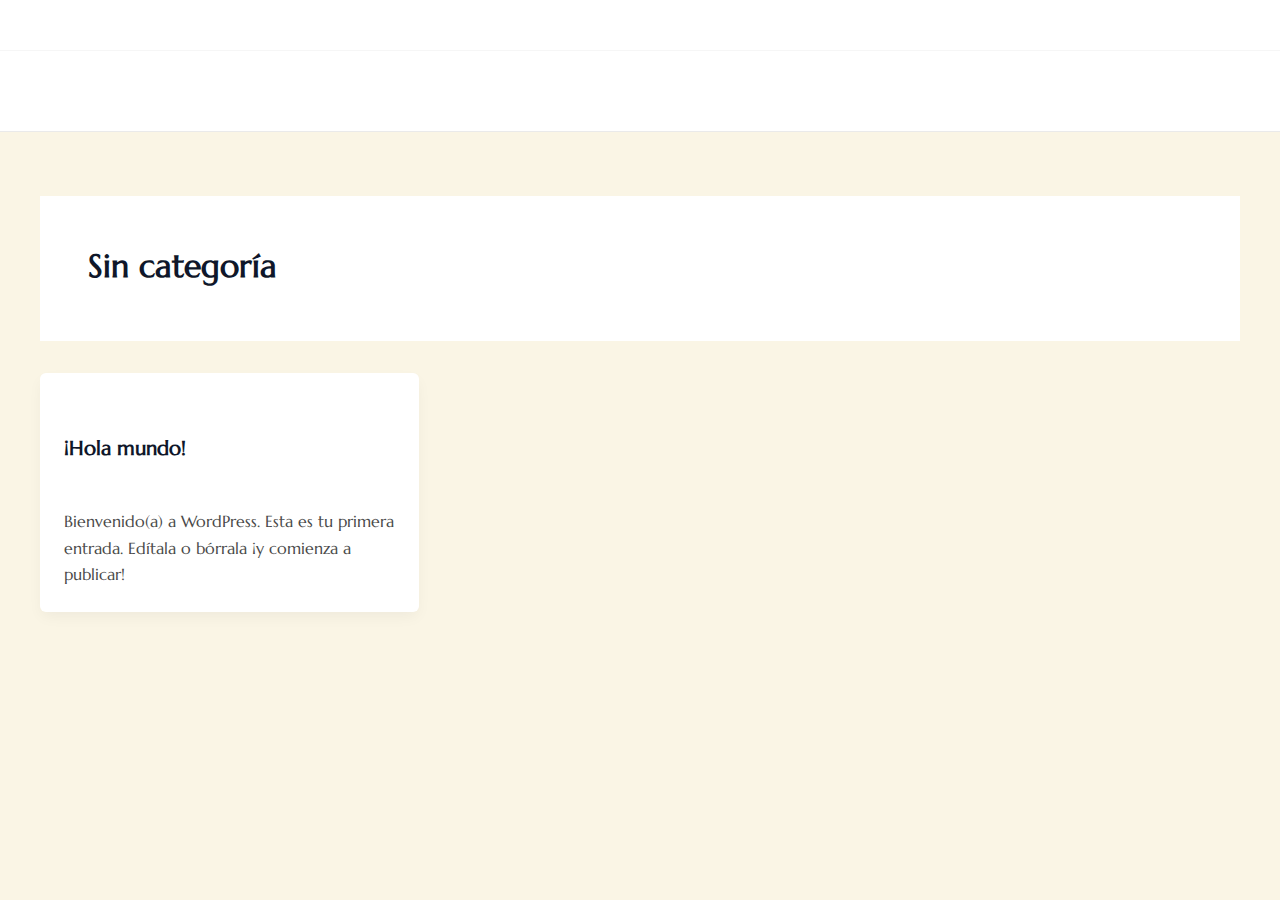
<file: category/sin-categoria/index.html>
<!DOCTYPE html>
<html lang="es-CO">
<head>
<meta charset="UTF-8">
<meta name="viewport" content="width=device-width, initial-scale=1">
	 <link rel="profile" href="https://gmpg.org/xfn/11"> 
	 <title>Sin categoría &#8211; La Gran Mesa</title>
<meta name="robots" content="noindex, nofollow">
	<style>img:is([sizes="auto" i], [sizes^="auto," i]) { contain-intrinsic-size: 3000px 1500px }</style>
	<link rel="dns-prefetch" href="//fonts.googleapis.com">
<link rel="alternate" type="application/rss+xml" title="La Gran Mesa &raquo; Feed" href="https://elccarsas.github.io/Portafolio-Wilmar/feed/">
<link rel="alternate" type="application/rss+xml" title="La Gran Mesa &raquo; RSS de los comentarios" href="https://elccarsas.github.io/Portafolio-Wilmar/comments/feed/">
<link rel="alternate" type="application/rss+xml" title="La Gran Mesa &raquo; Sin categoría RSS de la categoría" href="https://elccarsas.github.io/Portafolio-Wilmar/category/sin-categoria/feed/">
<script>
window._wpemojiSettings = {"baseUrl":"https:\/\/s.w.org\/images\/core\/emoji\/15.0.3\/72x72\/","ext":".png","svgUrl":"https:\/\/s.w.org\/images\/core\/emoji\/15.0.3\/svg\/","svgExt":".svg","source":{"concatemoji":"https:\/\/elccarsas.github.io\/Portafolio-Wilmar\/wp-includes\/js\/wp-emoji-release.min.js?ver=6.7.1"}};
/*! This file is auto-generated */
!function(i,n){var o,s,e;function c(e){try{var t={supportTests:e,timestamp:(new Date).valueOf()};sessionStorage.setItem(o,JSON.stringify(t))}catch(e){}}function p(e,t,n){e.clearRect(0,0,e.canvas.width,e.canvas.height),e.fillText(t,0,0);var t=new Uint32Array(e.getImageData(0,0,e.canvas.width,e.canvas.height).data),r=(e.clearRect(0,0,e.canvas.width,e.canvas.height),e.fillText(n,0,0),new Uint32Array(e.getImageData(0,0,e.canvas.width,e.canvas.height).data));return t.every(function(e,t){return e===r[t]})}function u(e,t,n){switch(t){case"flag":return n(e,"🏳️‍⚧️","🏳️​⚧️")?!1:!n(e,"🇺🇳","🇺​🇳")&&!n(e,"🏴󠁧󠁢󠁥󠁮󠁧󠁿","🏴​󠁧​󠁢​󠁥​󠁮​󠁧​󠁿");case"emoji":return!n(e,"🐦‍⬛","🐦​⬛")}return!1}function f(e,t,n){var r="undefined"!=typeof WorkerGlobalScope&&self instanceof WorkerGlobalScope?new OffscreenCanvas(300,150):i.createElement("canvas"),a=r.getContext("2d",{willReadFrequently:!0}),o=(a.textBaseline="top",a.font="600 32px Arial",{});return e.forEach(function(e){o[e]=t(a,e,n)}),o}function t(e){var t=i.createElement("script");t.src=e,t.defer=!0,i.head.appendChild(t)}"undefined"!=typeof Promise&&(o="wpEmojiSettingsSupports",s=["flag","emoji"],n.supports={everything:!0,everythingExceptFlag:!0},e=new Promise(function(e){i.addEventListener("DOMContentLoaded",e,{once:!0})}),new Promise(function(t){var n=function(){try{var e=JSON.parse(sessionStorage.getItem(o));if("object"==typeof e&&"number"==typeof e.timestamp&&(new Date).valueOf()<e.timestamp+604800&&"object"==typeof e.supportTests)return e.supportTests}catch(e){}return null}();if(!n){if("undefined"!=typeof Worker&&"undefined"!=typeof OffscreenCanvas&&"undefined"!=typeof URL&&URL.createObjectURL&&"undefined"!=typeof Blob)try{var e="postMessage("+f.toString()+"("+[JSON.stringify(s),u.toString(),p.toString()].join(",")+"));",r=new Blob([e],{type:"text/javascript"}),a=new Worker(URL.createObjectURL(r),{name:"wpTestEmojiSupports"});return void(a.onmessage=function(e){c(n=e.data),a.terminate(),t(n)})}catch(e){}c(n=f(s,u,p))}t(n)}).then(function(e){for(var t in e)n.supports[t]=e[t],n.supports.everything=n.supports.everything&&n.supports[t],"flag"!==t&&(n.supports.everythingExceptFlag=n.supports.everythingExceptFlag&&n.supports[t]);n.supports.everythingExceptFlag=n.supports.everythingExceptFlag&&!n.supports.flag,n.DOMReady=!1,n.readyCallback=function(){n.DOMReady=!0}}).then(function(){return e}).then(function(){var e;n.supports.everything||(n.readyCallback(),(e=n.source||{}).concatemoji?t(e.concatemoji):e.wpemoji&&e.twemoji&&(t(e.twemoji),t(e.wpemoji)))}))}((window,document),window._wpemojiSettings);
</script>
<link rel="stylesheet" id="genesis-blocks-style-css-css" href="https://elccarsas.github.io/Portafolio-Wilmar/wp-content/plugins/genesis-blocks/dist/style-blocks.build.css?ver=1733234602" media="all">
<link rel="stylesheet" id="astra-theme-css-css" href="https://elccarsas.github.io/Portafolio-Wilmar/wp-content/themes/astra/assets/css/minified/main.min.css?ver=4.7.3" media="all">
<style id="astra-theme-css-inline-css">:root{--ast-post-nav-space:0;--ast-container-default-xlg-padding:2.5em;--ast-container-default-lg-padding:2.5em;--ast-container-default-slg-padding:2em;--ast-container-default-md-padding:2.5em;--ast-container-default-sm-padding:2.5em;--ast-container-default-xs-padding:2.4em;--ast-container-default-xxs-padding:1.8em;--ast-code-block-background:#ECEFF3;--ast-comment-inputs-background:#F9FAFB;--ast-normal-container-width:1200px;--ast-narrow-container-width:750px;--ast-blog-title-font-weight:600;--ast-blog-meta-weight:600;}html{font-size:100%;}a{color:var(--ast-global-color-5);}a:hover,a:focus{color:var(--ast-global-color-1);}body,button,input,select,textarea,.ast-button,.ast-custom-button{font-family:'Marcellus',serif;font-weight:400;font-size:16px;font-size:1rem;line-height:var(--ast-body-line-height,1.65);}blockquote{color:var(--ast-global-color-3);}h1,.entry-content h1,h2,.entry-content h2,h3,.entry-content h3,h4,.entry-content h4,h5,.entry-content h5,h6,.entry-content h6,.site-title,.site-title a{font-family:'Marcellus',serif;}.ast-site-identity .site-title a{color:var(--ast-global-color-5);}.ast-site-identity .site-title a:hover{color:var(--ast-global-color-5);}.site-title{font-size:26px;font-size:1.625rem;display:block;}.site-header .site-description{font-size:15px;font-size:0.9375rem;display:none;}.entry-title{font-size:20px;font-size:1.25rem;}.ast-blog-single-element.ast-taxonomy-container a{font-size:14px;font-size:0.875rem;}.ast-blog-meta-container{font-size:13px;font-size:0.8125rem;}.archive .ast-article-post .ast-article-inner,.blog .ast-article-post .ast-article-inner,.archive .ast-article-post .ast-article-inner:hover,.blog .ast-article-post .ast-article-inner:hover{border-top-left-radius:6px;border-top-right-radius:6px;border-bottom-right-radius:6px;border-bottom-left-radius:6px;overflow:hidden;}h1,.entry-content h1{font-size:36px;font-size:2.25rem;font-family:'Marcellus',serif;line-height:1.4em;}h2,.entry-content h2{font-size:30px;font-size:1.875rem;font-family:'Marcellus',serif;line-height:1.3em;}h3,.entry-content h3{font-size:24px;font-size:1.5rem;font-family:'Marcellus',serif;line-height:1.3em;}h4,.entry-content h4{font-size:20px;font-size:1.25rem;line-height:1.2em;font-family:'Marcellus',serif;}h5,.entry-content h5{font-size:18px;font-size:1.125rem;line-height:1.2em;font-family:'Marcellus',serif;}h6,.entry-content h6{font-size:16px;font-size:1rem;line-height:1.25em;font-family:'Marcellus',serif;}::selection{background-color:var(--ast-global-color-0);color:#000000;}body,h1,.entry-title a,.entry-content h1,h2,.entry-content h2,h3,.entry-content h3,h4,.entry-content h4,h5,.entry-content h5,h6,.entry-content h6{color:var(--ast-global-color-3);}.tagcloud a:hover,.tagcloud a:focus,.tagcloud a.current-item{color:#000000;border-color:var(--ast-global-color-5);background-color:var(--ast-global-color-5);}input:focus,input[type="text"]:focus,input[type="email"]:focus,input[type="url"]:focus,input[type="password"]:focus,input[type="reset"]:focus,input[type="search"]:focus,textarea:focus{border-color:var(--ast-global-color-5);}input[type="radio"]:checked,input[type=reset],input[type="checkbox"]:checked,input[type="checkbox"]:hover:checked,input[type="checkbox"]:focus:checked,input[type=range]::-webkit-slider-thumb{border-color:var(--ast-global-color-5);background-color:var(--ast-global-color-5);box-shadow:none;}.site-footer a:hover + .post-count,.site-footer a:focus + .post-count{background:var(--ast-global-color-5);border-color:var(--ast-global-color-5);}.single .nav-links .nav-previous,.single .nav-links .nav-next{color:var(--ast-global-color-5);}.entry-meta,.entry-meta *{line-height:1.45;color:var(--ast-global-color-5);}.entry-meta a:not(.ast-button):hover,.entry-meta a:not(.ast-button):hover *,.entry-meta a:not(.ast-button):focus,.entry-meta a:not(.ast-button):focus *,.page-links > .page-link,.page-links .page-link:hover,.post-navigation a:hover{color:var(--ast-global-color-1);}#cat option,.secondary .calendar_wrap thead a,.secondary .calendar_wrap thead a:visited{color:var(--ast-global-color-5);}.secondary .calendar_wrap #today,.ast-progress-val span{background:var(--ast-global-color-5);}.secondary a:hover + .post-count,.secondary a:focus + .post-count{background:var(--ast-global-color-5);border-color:var(--ast-global-color-5);}.calendar_wrap #today > a{color:#000000;}.page-links .page-link,.single .post-navigation a{color:var(--ast-global-color-3);}.ast-search-menu-icon .search-form button.search-submit{padding:0 4px;}.ast-search-menu-icon form.search-form{padding-right:0;}.ast-search-menu-icon.slide-search input.search-field{width:0;}.ast-header-search .ast-search-menu-icon.ast-dropdown-active .search-form,.ast-header-search .ast-search-menu-icon.ast-dropdown-active .search-field:focus{transition:all 0.2s;}.search-form input.search-field:focus{outline:none;}.ast-search-menu-icon .search-form button.search-submit:focus,.ast-theme-transparent-header .ast-header-search .ast-dropdown-active .ast-icon,.ast-theme-transparent-header .ast-inline-search .search-field:focus .ast-icon{color:var(--ast-global-color-1);}.ast-header-search .slide-search .search-form{border:2px solid var(--ast-global-color-0);}.ast-header-search .slide-search .search-field{background-color:#fff;}.ast-archive-title{color:var(--ast-global-color-2);}.widget-title{font-size:22px;font-size:1.375rem;color:var(--ast-global-color-2);}.single .ast-author-details .author-title{color:var(--ast-global-color-1);}.ast-search-menu-icon.slide-search a:focus-visible:focus-visible,.astra-search-icon:focus-visible,#close:focus-visible,a:focus-visible,.ast-menu-toggle:focus-visible,.site .skip-link:focus-visible,.wp-block-loginout input:focus-visible,.wp-block-search.wp-block-search__button-inside .wp-block-search__inside-wrapper,.ast-header-navigation-arrow:focus-visible,.woocommerce .wc-proceed-to-checkout > .checkout-button:focus-visible,.woocommerce .woocommerce-MyAccount-navigation ul li a:focus-visible,.ast-orders-table__row .ast-orders-table__cell:focus-visible,.woocommerce .woocommerce-order-details .order-again > .button:focus-visible,.woocommerce .woocommerce-message a.button.wc-forward:focus-visible,.woocommerce #minus_qty:focus-visible,.woocommerce #plus_qty:focus-visible,a#ast-apply-coupon:focus-visible,.woocommerce .woocommerce-info a:focus-visible,.woocommerce .astra-shop-summary-wrap a:focus-visible,.woocommerce a.wc-forward:focus-visible,#ast-apply-coupon:focus-visible,.woocommerce-js .woocommerce-mini-cart-item a.remove:focus-visible,#close:focus-visible,.button.search-submit:focus-visible,#search_submit:focus,.normal-search:focus-visible,.ast-header-account-wrap:focus-visible{outline-style:dotted;outline-color:inherit;outline-width:thin;}input:focus,input[type="text"]:focus,input[type="email"]:focus,input[type="url"]:focus,input[type="password"]:focus,input[type="reset"]:focus,input[type="search"]:focus,input[type="number"]:focus,textarea:focus,.wp-block-search__input:focus,[data-section="section-header-mobile-trigger"] .ast-button-wrap .ast-mobile-menu-trigger-minimal:focus,.ast-mobile-popup-drawer.active .menu-toggle-close:focus,.woocommerce-ordering select.orderby:focus,#ast-scroll-top:focus,#coupon_code:focus,.woocommerce-page #comment:focus,.woocommerce #reviews #respond input#submit:focus,.woocommerce a.add_to_cart_button:focus,.woocommerce .button.single_add_to_cart_button:focus,.woocommerce .woocommerce-cart-form button:focus,.woocommerce .woocommerce-cart-form__cart-item .quantity .qty:focus,.woocommerce .woocommerce-billing-fields .woocommerce-billing-fields__field-wrapper .woocommerce-input-wrapper > .input-text:focus,.woocommerce #order_comments:focus,.woocommerce #place_order:focus,.woocommerce .woocommerce-address-fields .woocommerce-address-fields__field-wrapper .woocommerce-input-wrapper > .input-text:focus,.woocommerce .woocommerce-MyAccount-content form button:focus,.woocommerce .woocommerce-MyAccount-content .woocommerce-EditAccountForm .woocommerce-form-row .woocommerce-Input.input-text:focus,.woocommerce .ast-woocommerce-container .woocommerce-pagination ul.page-numbers li a:focus,body #content .woocommerce form .form-row .select2-container--default .select2-selection--single:focus,#ast-coupon-code:focus,.woocommerce.woocommerce-js .quantity input[type=number]:focus,.woocommerce-js .woocommerce-mini-cart-item .quantity input[type=number]:focus,.woocommerce p#ast-coupon-trigger:focus{border-style:dotted;border-color:inherit;border-width:thin;}input{outline:none;}.ast-logo-title-inline .site-logo-img{padding-right:1em;}body .ast-oembed-container *{position:absolute;top:0;width:100%;height:100%;left:0;}body .wp-block-embed-pocket-casts .ast-oembed-container *{position:unset;}.ast-single-post-featured-section + article {margin-top: 2em;}.site-content .ast-single-post-featured-section img {width: 100%;overflow: hidden;object-fit: cover;}.ast-separate-container .site-content .ast-single-post-featured-section + article {margin-top: -80px;z-index: 9;position: relative;border-radius: 4px;}@media (min-width: 922px) {.ast-no-sidebar .site-content .ast-article-image-container--wide {margin-left: -120px;margin-right: -120px;max-width: unset;width: unset;}.ast-left-sidebar .site-content .ast-article-image-container--wide,.ast-right-sidebar .site-content .ast-article-image-container--wide {margin-left: -10px;margin-right: -10px;}.site-content .ast-article-image-container--full {margin-left: calc( -50vw + 50%);margin-right: calc( -50vw + 50%);max-width: 100vw;width: 100vw;}.ast-left-sidebar .site-content .ast-article-image-container--full,.ast-right-sidebar .site-content .ast-article-image-container--full {margin-left: -10px;margin-right: -10px;max-width: inherit;width: auto;}}.site > .ast-single-related-posts-container {margin-top: 0;}@media (min-width: 922px) {.ast-desktop .ast-container--narrow {max-width: var(--ast-narrow-container-width);margin: 0 auto;}}input[type="text"],input[type="number"],input[type="email"],input[type="url"],input[type="password"],input[type="search"],input[type=reset],input[type=tel],input[type=date],select,textarea{font-size:16px;font-style:normal;font-weight:400;line-height:24px;width:100%;padding:12px 16px;border-radius:4px;box-shadow:0px 1px 2px 0px rgba(0,0,0,0.05);color:var(--ast-form-input-text,#475569);}input[type="text"],input[type="number"],input[type="email"],input[type="url"],input[type="password"],input[type="search"],input[type=reset],input[type=tel],input[type=date],select{height:40px;}input[type="date"]{border-width:1px;border-style:solid;border-color:var(--ast-border-color);}input[type="text"]:focus,input[type="number"]:focus,input[type="email"]:focus,input[type="url"]:focus,input[type="password"]:focus,input[type="search"]:focus,input[type=reset]:focus,input[type="tel"]:focus,input[type="date"]:focus,select:focus,textarea:focus{border-color:#046BD2;box-shadow:none;outline:none;color:var(--ast-form-input-focus-text,#475569);}label,legend{color:#111827;font-size:14px;font-style:normal;font-weight:500;line-height:20px;}select{padding:6px 10px;}fieldset{padding:30px;border-radius:4px;}button,.ast-button,.button,input[type="button"],input[type="reset"],input[type="submit"]{border-radius:4px;box-shadow:0px 1px 2px 0px rgba(0,0,0,0.05);}:root{--ast-comment-inputs-background:#FFF;}::placeholder{color:var(--ast-form-field-color,#9CA3AF);}::-ms-input-placeholder{color:var(--ast-form-field-color,#9CA3AF);}@media (max-width:921.9px){#ast-desktop-header{display:none;}}@media (min-width:922px){#ast-mobile-header{display:none;}}.wp-block-buttons.aligncenter{justify-content:center;}.wp-block-button.is-style-outline .wp-block-button__link{border-color:var(--ast-global-color-0);border-top-width:1px;border-right-width:1px;border-bottom-width:1px;border-left-width:1px;}div.wp-block-button.is-style-outline > .wp-block-button__link:not(.has-text-color),div.wp-block-button.wp-block-button__link.is-style-outline:not(.has-text-color){color:var(--ast-global-color-0);}.wp-block-button.is-style-outline .wp-block-button__link:hover,.wp-block-buttons .wp-block-button.is-style-outline .wp-block-button__link:focus,.wp-block-buttons .wp-block-button.is-style-outline > .wp-block-button__link:not(.has-text-color):hover,.wp-block-buttons .wp-block-button.wp-block-button__link.is-style-outline:not(.has-text-color):hover{color:#000000;background-color:var(--ast-global-color-1);border-color:var(--ast-global-color-1);}.post-page-numbers.current .page-link,.ast-pagination .page-numbers.current{color:#000000;border-color:var(--ast-global-color-0);background-color:var(--ast-global-color-0);}.wp-block-button.is-style-outline .wp-block-button__link{border-top-width:1px;border-right-width:1px;border-bottom-width:1px;border-left-width:1px;}.wp-block-buttons .wp-block-button.is-style-outline .wp-block-button__link.wp-element-button,.ast-outline-button,.wp-block-uagb-buttons-child .uagb-buttons-repeater.ast-outline-button{border-color:var(--ast-global-color-0);border-top-width:0px;border-right-width:0px;border-bottom-width:0px;border-left-width:0px;font-family:inherit;font-weight:500;font-size:16px;font-size:1rem;line-height:1em;padding-top:10px;padding-right:20px;padding-bottom:10px;padding-left:20px;border-top-left-radius:0px;border-top-right-radius:0px;border-bottom-right-radius:0px;border-bottom-left-radius:0px;}.wp-block-buttons .wp-block-button.is-style-outline > .wp-block-button__link:not(.has-text-color),.wp-block-buttons .wp-block-button.wp-block-button__link.is-style-outline:not(.has-text-color),.ast-outline-button{color:var(--ast-global-color-0);}.wp-block-button.is-style-outline .wp-block-button__link:hover,.wp-block-buttons .wp-block-button.is-style-outline .wp-block-button__link:focus,.wp-block-buttons .wp-block-button.is-style-outline > .wp-block-button__link:not(.has-text-color):hover,.wp-block-buttons .wp-block-button.wp-block-button__link.is-style-outline:not(.has-text-color):hover,.ast-outline-button:hover,.ast-outline-button:focus,.wp-block-uagb-buttons-child .uagb-buttons-repeater.ast-outline-button:hover,.wp-block-uagb-buttons-child .uagb-buttons-repeater.ast-outline-button:focus{color:#000000;background-color:var(--ast-global-color-1);border-color:var(--ast-global-color-1);}.wp-block-buttons .wp-block-button .wp-block-button__link.is-style-outline:not(.has-background),.wp-block-buttons .wp-block-button.is-style-outline>.wp-block-button__link:not(.has-background),.ast-outline-button{background-color:var(--ast-global-color-0);color:#000000;}.uagb-buttons-repeater.ast-outline-button{border-radius:9999px;}.entry-content[ast-blocks-layout] > figure{margin-bottom:1em;}h1.widget-title{font-weight:inherit;}h2.widget-title{font-weight:inherit;}h3.widget-title{font-weight:inherit;}#page{display:flex;flex-direction:column;min-height:100vh;}.ast-404-layout-1 h1.page-title{color:var(--ast-global-color-2);}.single .post-navigation a{line-height:1em;height:inherit;}.error-404 .page-sub-title{font-size:1.5rem;font-weight:inherit;}.search .site-content .content-area .search-form{margin-bottom:0;}#page .site-content{flex-grow:1;}.widget{margin-bottom:1.25em;}#secondary li{line-height:1.5em;}#secondary .wp-block-group h2{margin-bottom:0.7em;}#secondary h2{font-size:1.7rem;}.ast-separate-container .ast-article-post,.ast-separate-container .ast-article-single,.ast-separate-container .comment-respond{padding:3em;}.ast-separate-container .ast-article-single .ast-article-single{padding:0;}.ast-article-single .wp-block-post-template-is-layout-grid{padding-left:0;}.ast-separate-container .comments-title,.ast-narrow-container .comments-title{padding:1.5em 2em;}.ast-page-builder-template .comment-form-textarea,.ast-comment-formwrap .ast-grid-common-col{padding:0;}.ast-comment-formwrap{padding:0;display:inline-flex;column-gap:20px;width:100%;margin-left:0;margin-right:0;}.comments-area textarea#comment:focus,.comments-area textarea#comment:active,.comments-area .ast-comment-formwrap input[type="text"]:focus,.comments-area .ast-comment-formwrap input[type="text"]:active {box-shadow:none;outline:none;}.archive.ast-page-builder-template .entry-header{margin-top:2em;}.ast-page-builder-template .ast-comment-formwrap{width:100%;}.entry-title{margin-bottom:0.6em;}.ast-archive-description p{font-size:inherit;font-weight:inherit;line-height:inherit;}.ast-separate-container .ast-comment-list li.depth-1,.hentry{margin-bottom:1.5em;}.site-content section.ast-archive-description{margin-bottom:2em;}@media (min-width:921px){.ast-left-sidebar.ast-page-builder-template #secondary,.archive.ast-right-sidebar.ast-page-builder-template .site-main{padding-left:20px;padding-right:20px;}}@media (max-width:544px){.ast-comment-formwrap.ast-row{column-gap:10px;display:inline-block;}#ast-commentform .ast-grid-common-col{position:relative;width:100%;}}@media (min-width:1201px){.ast-separate-container .ast-article-post,.ast-separate-container .ast-article-single,.ast-separate-container .ast-author-box,.ast-separate-container .ast-404-layout-1,.ast-separate-container .no-results{padding:3em;}}@media (max-width:921px){.ast-separate-container #primary,.ast-separate-container #secondary{padding:1.5em 0;}#primary,#secondary{padding:1.5em 0;margin:0;}.ast-left-sidebar #content > .ast-container{display:flex;flex-direction:column-reverse;width:100%;}}@media (min-width:922px){.ast-separate-container.ast-right-sidebar #primary,.ast-separate-container.ast-left-sidebar #primary{border:0;}.search-no-results.ast-separate-container #primary{margin-bottom:4em;}}.wp-block-button .wp-block-button__link{color:var(--ast-global-color-0);}.wp-block-button .wp-block-button__link:hover,.wp-block-button .wp-block-button__link:focus{color:#000000;background-color:var(--ast-global-color-1);border-color:var(--ast-global-color-1);}.wp-block-button .wp-block-button__link,.wp-block-search .wp-block-search__button,body .wp-block-file .wp-block-file__button{border-style:solid;border-top-width:1px;border-right-width:1px;border-left-width:1px;border-bottom-width:1px;border-color:var(--ast-global-color-0);background-color:transparent;color:var(--ast-global-color-0);font-family:inherit;font-weight:500;line-height:1em;font-size:16px;font-size:1rem;border-top-left-radius:0px;border-top-right-radius:0px;border-bottom-right-radius:0px;border-bottom-left-radius:0px;padding-top:10px;padding-right:20px;padding-bottom:10px;padding-left:20px;}.menu-toggle,button,.ast-button,.ast-custom-button,.button,input#submit,input[type="button"],input[type="submit"],input[type="reset"],#comments .submit,.search .search-submit,form[CLASS*="wp-block-search__"].wp-block-search .wp-block-search__inside-wrapper .wp-block-search__button,body .wp-block-file .wp-block-file__button,.search .search-submit,.woocommerce-js a.button,.woocommerce button.button,.woocommerce .woocommerce-message a.button,.woocommerce #respond input#submit.alt,.woocommerce input.button.alt,.woocommerce input.button,.woocommerce input.button:disabled,.woocommerce input.button:disabled[disabled],.woocommerce input.button:disabled:hover,.woocommerce input.button:disabled[disabled]:hover,.woocommerce #respond input#submit,.woocommerce button.button.alt.disabled,.wc-block-grid__products .wc-block-grid__product .wp-block-button__link,.wc-block-grid__product-onsale,[CLASS*="wc-block"] button,.woocommerce-js .astra-cart-drawer .astra-cart-drawer-content .woocommerce-mini-cart__buttons .button:not(.checkout):not(.ast-continue-shopping),.woocommerce-js .astra-cart-drawer .astra-cart-drawer-content .woocommerce-mini-cart__buttons a.checkout,.woocommerce button.button.alt.disabled.wc-variation-selection-needed,[CLASS*="wc-block"] .wc-block-components-button{border-style:solid;border-top-width:1px;border-right-width:1px;border-left-width:1px;border-bottom-width:1px;color:var(--ast-global-color-0);border-color:var(--ast-global-color-0);background-color:transparent;padding-top:10px;padding-right:20px;padding-bottom:10px;padding-left:20px;font-family:inherit;font-weight:500;font-size:16px;font-size:1rem;line-height:1em;border-top-left-radius:0px;border-top-right-radius:0px;border-bottom-right-radius:0px;border-bottom-left-radius:0px;}button:focus,.menu-toggle:hover,button:hover,.ast-button:hover,.ast-custom-button:hover .button:hover,.ast-custom-button:hover ,input[type=reset]:hover,input[type=reset]:focus,input#submit:hover,input#submit:focus,input[type="button"]:hover,input[type="button"]:focus,input[type="submit"]:hover,input[type="submit"]:focus,form[CLASS*="wp-block-search__"].wp-block-search .wp-block-search__inside-wrapper .wp-block-search__button:hover,form[CLASS*="wp-block-search__"].wp-block-search .wp-block-search__inside-wrapper .wp-block-search__button:focus,body .wp-block-file .wp-block-file__button:hover,body .wp-block-file .wp-block-file__button:focus,.woocommerce-js a.button:hover,.woocommerce button.button:hover,.woocommerce .woocommerce-message a.button:hover,.woocommerce #respond input#submit:hover,.woocommerce #respond input#submit.alt:hover,.woocommerce input.button.alt:hover,.woocommerce input.button:hover,.woocommerce button.button.alt.disabled:hover,.wc-block-grid__products .wc-block-grid__product .wp-block-button__link:hover,[CLASS*="wc-block"] button:hover,.woocommerce-js .astra-cart-drawer .astra-cart-drawer-content .woocommerce-mini-cart__buttons .button:not(.checkout):not(.ast-continue-shopping):hover,.woocommerce-js .astra-cart-drawer .astra-cart-drawer-content .woocommerce-mini-cart__buttons a.checkout:hover,.woocommerce button.button.alt.disabled.wc-variation-selection-needed:hover,[CLASS*="wc-block"] .wc-block-components-button:hover,[CLASS*="wc-block"] .wc-block-components-button:focus{color:#000000;background-color:var(--ast-global-color-1);border-color:var(--ast-global-color-1);}form[CLASS*="wp-block-search__"].wp-block-search .wp-block-search__inside-wrapper .wp-block-search__button.has-icon{padding-top:calc(10px - 3px);padding-right:calc(20px - 3px);padding-bottom:calc(10px - 3px);padding-left:calc(20px - 3px);}@media (max-width:921px){.ast-mobile-header-stack .main-header-bar .ast-search-menu-icon{display:inline-block;}.ast-header-break-point.ast-header-custom-item-outside .ast-mobile-header-stack .main-header-bar .ast-search-icon{margin:0;}.ast-comment-avatar-wrap img{max-width:2.5em;}.ast-comment-meta{padding:0 1.8888em 1.3333em;}}@media (min-width:544px){.ast-container{max-width:100%;}}@media (max-width:544px){.ast-separate-container .ast-article-post,.ast-separate-container .ast-article-single,.ast-separate-container .comments-title,.ast-separate-container .ast-archive-description{padding:1.5em 1em;}.ast-separate-container #content .ast-container{padding-left:0.54em;padding-right:0.54em;}.ast-separate-container .ast-comment-list .bypostauthor{padding:.5em;}.ast-search-menu-icon.ast-dropdown-active .search-field{width:170px;}} #ast-mobile-header .ast-site-header-cart-li a{pointer-events:none;} #ast-desktop-header .ast-site-header-cart-li a{pointer-events:none;}.ast-separate-container{background-color:var(--ast-global-color-4);background-image:none;}@media (max-width:921px){.site-title{display:block;}.site-header .site-description{display:none;}h1,.entry-content h1{font-size:30px;}h2,.entry-content h2{font-size:25px;}h3,.entry-content h3{font-size:20px;}}@media (max-width:544px){.site-title{display:block;}.site-header .site-description{display:none;}h1,.entry-content h1{font-size:30px;}h2,.entry-content h2{font-size:25px;}h3,.entry-content h3{font-size:20px;}}@media (max-width:921px){html{font-size:91.2%;}}@media (max-width:544px){html{font-size:91.2%;}}@media (min-width:922px){.ast-container{max-width:1240px;}}@media (min-width:922px){.site-content .ast-container{display:flex;}}@media (max-width:921px){.site-content .ast-container{flex-direction:column;}}.ast-blog-layout-4-grid .ast-article-post{width:33.33%;margin-bottom:2em;border-bottom:0;background-color:transparent;}.ast-blog-layout-4-grid .ast-article-inner .wp-post-image{width:100%;}.ast-article-inner{padding:1.5em;}.ast-blog-layout-4-grid .ast-row{display:flex;flex-wrap:wrap;flex-flow:row wrap;align-items:stretch;}.ast-separate-container .ast-blog-layout-4-grid .ast-article-post{padding:0 1em 0;}.ast-separate-container.ast-desktop .ast-blog-layout-4-grid .ast-row{margin-left:-1em;margin-right:-1em;}.ast-blog-layout-4-grid .ast-article-inner{box-shadow:0px 6px 15px -2px rgba(16,24,40,0.05);}.ast-separate-container .ast-blog-layout-4-grid .ast-article-inner,.ast-plain-container .ast-blog-layout-4-grid .ast-article-inner{height:100%;}.ast-row .blog-layout-4 .post-content,.blog-layout-4 .post-thumb{padding-left:0;padding-right:0;}.ast-article-post.remove-featured-img-padding .blog-layout-4 .post-content .ast-blog-featured-section:first-child .post-thumb-img-content{margin-top:-1.5em;}.ast-article-post.remove-featured-img-padding .blog-layout-4 .post-content .ast-blog-featured-section .post-thumb-img-content{margin-left:-1.5em;margin-right:-1.5em;}@media (max-width:921px){.ast-blog-layout-4-grid .ast-article-post{width:100%;}}.ast-blog-layout-6-grid .ast-blog-featured-section:before {content: "";}.ast-article-post .post-thumb-img-content img{aspect-ratio:16/9;width:100%;}.ast-article-post .post-thumb-img-content{overflow:hidden;}.ast-article-post .post-thumb-img-content img{transform:scale(1);transition:transform .5s ease;}.ast-article-post:hover .post-thumb-img-content img{transform:scale(1.1);}.cat-links.badge a,.tags-links.badge a {padding: 4px 8px;border-radius: 3px;font-weight: 400;}.cat-links.underline a,.tags-links.underline a{text-decoration: underline;}@media (min-width:922px){.main-header-menu .sub-menu .menu-item.ast-left-align-sub-menu:hover > .sub-menu,.main-header-menu .sub-menu .menu-item.ast-left-align-sub-menu.focus > .sub-menu{margin-left:-0px;}}.entry-content li > p{margin-bottom:0;}.site .comments-area{padding-bottom:2em;margin-top:2em;}.wp-block-file {display: flex;align-items: center;flex-wrap: wrap;justify-content: space-between;}.wp-block-pullquote {border: none;}.wp-block-pullquote blockquote::before {content: "\201D";font-family: "Helvetica",sans-serif;display: flex;transform: rotate( 180deg );font-size: 6rem;font-style: normal;line-height: 1;font-weight: bold;align-items: center;justify-content: center;}.has-text-align-right > blockquote::before {justify-content: flex-start;}.has-text-align-left > blockquote::before {justify-content: flex-end;}figure.wp-block-pullquote.is-style-solid-color blockquote {max-width: 100%;text-align: inherit;}html body {--wp--custom--ast-default-block-top-padding: 3em;--wp--custom--ast-default-block-right-padding: 3em;--wp--custom--ast-default-block-bottom-padding: 3em;--wp--custom--ast-default-block-left-padding: 3em;--wp--custom--ast-container-width: 1200px;--wp--custom--ast-content-width-size: 1200px;--wp--custom--ast-wide-width-size: calc(1200px + var(--wp--custom--ast-default-block-left-padding) + var(--wp--custom--ast-default-block-right-padding));}.ast-narrow-container {--wp--custom--ast-content-width-size: 750px;--wp--custom--ast-wide-width-size: 750px;}@media(max-width: 921px) {html body {--wp--custom--ast-default-block-top-padding: 3em;--wp--custom--ast-default-block-right-padding: 2em;--wp--custom--ast-default-block-bottom-padding: 3em;--wp--custom--ast-default-block-left-padding: 2em;}}@media(max-width: 544px) {html body {--wp--custom--ast-default-block-top-padding: 3em;--wp--custom--ast-default-block-right-padding: 1.5em;--wp--custom--ast-default-block-bottom-padding: 3em;--wp--custom--ast-default-block-left-padding: 1.5em;}}.entry-content > .wp-block-group,.entry-content > .wp-block-cover,.entry-content > .wp-block-columns {padding-top: var(--wp--custom--ast-default-block-top-padding);padding-right: var(--wp--custom--ast-default-block-right-padding);padding-bottom: var(--wp--custom--ast-default-block-bottom-padding);padding-left: var(--wp--custom--ast-default-block-left-padding);}.ast-plain-container.ast-no-sidebar .entry-content > .alignfull,.ast-page-builder-template .ast-no-sidebar .entry-content > .alignfull {margin-left: calc( -50vw + 50%);margin-right: calc( -50vw + 50%);max-width: 100vw;width: 100vw;}.ast-plain-container.ast-no-sidebar .entry-content .alignfull .alignfull,.ast-page-builder-template.ast-no-sidebar .entry-content .alignfull .alignfull,.ast-plain-container.ast-no-sidebar .entry-content .alignfull .alignwide,.ast-page-builder-template.ast-no-sidebar .entry-content .alignfull .alignwide,.ast-plain-container.ast-no-sidebar .entry-content .alignwide .alignfull,.ast-page-builder-template.ast-no-sidebar .entry-content .alignwide .alignfull,.ast-plain-container.ast-no-sidebar .entry-content .alignwide .alignwide,.ast-page-builder-template.ast-no-sidebar .entry-content .alignwide .alignwide,.ast-plain-container.ast-no-sidebar .entry-content .wp-block-column .alignfull,.ast-page-builder-template.ast-no-sidebar .entry-content .wp-block-column .alignfull,.ast-plain-container.ast-no-sidebar .entry-content .wp-block-column .alignwide,.ast-page-builder-template.ast-no-sidebar .entry-content .wp-block-column .alignwide {margin-left: auto;margin-right: auto;width: 100%;}[ast-blocks-layout] .wp-block-separator:not(.is-style-dots) {height: 0;}[ast-blocks-layout] .wp-block-separator {margin: 20px auto;}[ast-blocks-layout] .wp-block-separator:not(.is-style-wide):not(.is-style-dots) {max-width: 100px;}[ast-blocks-layout] .wp-block-separator.has-background {padding: 0;}.entry-content[ast-blocks-layout] > * {max-width: var(--wp--custom--ast-content-width-size);margin-left: auto;margin-right: auto;}.entry-content[ast-blocks-layout] > .alignwide {max-width: var(--wp--custom--ast-wide-width-size);}.entry-content[ast-blocks-layout] .alignfull {max-width: none;}.entry-content .wp-block-columns {margin-bottom: 0;}blockquote {margin: 1.5em;border-color: rgba(0,0,0,0.05);}.wp-block-quote:not(.has-text-align-right):not(.has-text-align-center) {border-left: 5px solid rgba(0,0,0,0.05);}.has-text-align-right > blockquote,blockquote.has-text-align-right {border-right: 5px solid rgba(0,0,0,0.05);}.has-text-align-left > blockquote,blockquote.has-text-align-left {border-left: 5px solid rgba(0,0,0,0.05);}.wp-block-site-tagline,.wp-block-latest-posts .read-more {margin-top: 15px;}.wp-block-loginout p label {display: block;}.wp-block-loginout p:not(.login-remember):not(.login-submit) input {width: 100%;}.wp-block-loginout input:focus {border-color: transparent;}.wp-block-loginout input:focus {outline: thin dotted;}.entry-content .wp-block-media-text .wp-block-media-text__content {padding: 0 0 0 8%;}.entry-content .wp-block-media-text.has-media-on-the-right .wp-block-media-text__content {padding: 0 8% 0 0;}.entry-content .wp-block-media-text.has-background .wp-block-media-text__content {padding: 8%;}.entry-content .wp-block-cover:not([class*="background-color"]) .wp-block-cover__inner-container,.entry-content .wp-block-cover:not([class*="background-color"]) .wp-block-cover-image-text,.entry-content .wp-block-cover:not([class*="background-color"]) .wp-block-cover-text,.entry-content .wp-block-cover-image:not([class*="background-color"]) .wp-block-cover__inner-container,.entry-content .wp-block-cover-image:not([class*="background-color"]) .wp-block-cover-image-text,.entry-content .wp-block-cover-image:not([class*="background-color"]) .wp-block-cover-text {color: var(--ast-global-color-5);}.wp-block-loginout .login-remember input {width: 1.1rem;height: 1.1rem;margin: 0 5px 4px 0;vertical-align: middle;}.wp-block-latest-posts > li > *:first-child,.wp-block-latest-posts:not(.is-grid) > li:first-child {margin-top: 0;}.entry-content .wp-block-buttons,.entry-content .wp-block-uagb-buttons {margin-bottom: 1.5em;}.wp-block-search__inside-wrapper .wp-block-search__input {padding: 0 10px;color: var(--ast-global-color-3);background: var(--ast-global-color-5);border-color: var(--ast-border-color);}.wp-block-latest-posts .read-more {margin-bottom: 1.5em;}.wp-block-search__no-button .wp-block-search__inside-wrapper .wp-block-search__input {padding-top: 5px;padding-bottom: 5px;}.wp-block-latest-posts .wp-block-latest-posts__post-date,.wp-block-latest-posts .wp-block-latest-posts__post-author {font-size: 1rem;}.wp-block-latest-posts > li > *,.wp-block-latest-posts:not(.is-grid) > li {margin-top: 12px;margin-bottom: 12px;}.ast-page-builder-template .entry-content[ast-blocks-layout] > *,.ast-page-builder-template .entry-content[ast-blocks-layout] > .alignfull > * {max-width: none;}.ast-page-builder-template .entry-content[ast-blocks-layout] > .alignwide > * {max-width: var(--wp--custom--ast-wide-width-size);}.ast-page-builder-template .entry-content[ast-blocks-layout] > .inherit-container-width > *,.ast-page-builder-template .entry-content[ast-blocks-layout] > * > *,.entry-content[ast-blocks-layout] > .wp-block-cover .wp-block-cover__inner-container {max-width: var(--wp--custom--ast-content-width-size);margin-left: auto;margin-right: auto;}.entry-content[ast-blocks-layout] .wp-block-cover:not(.alignleft):not(.alignright) {width: auto;}@media(max-width: 1200px) {.ast-separate-container .entry-content > .alignfull,.ast-separate-container .entry-content[ast-blocks-layout] > .alignwide,.ast-plain-container .entry-content[ast-blocks-layout] > .alignwide,.ast-plain-container .entry-content .alignfull {margin-left: calc(-1 * min(var(--ast-container-default-xlg-padding),20px)) ;margin-right: calc(-1 * min(var(--ast-container-default-xlg-padding),20px));}}@media(min-width: 1201px) {.ast-separate-container .entry-content > .alignfull {margin-left: calc(-1 * var(--ast-container-default-xlg-padding) );margin-right: calc(-1 * var(--ast-container-default-xlg-padding) );}.ast-separate-container .entry-content[ast-blocks-layout] > .alignwide,.ast-plain-container .entry-content[ast-blocks-layout] > .alignwide {margin-left: calc(-1 * var(--wp--custom--ast-default-block-left-padding) );margin-right: calc(-1 * var(--wp--custom--ast-default-block-right-padding) );}}@media(min-width: 921px) {.ast-separate-container .entry-content .wp-block-group.alignwide:not(.inherit-container-width) > :where(:not(.alignleft):not(.alignright)),.ast-plain-container .entry-content .wp-block-group.alignwide:not(.inherit-container-width) > :where(:not(.alignleft):not(.alignright)) {max-width: calc( var(--wp--custom--ast-content-width-size) + 80px );}.ast-plain-container.ast-right-sidebar .entry-content[ast-blocks-layout] .alignfull,.ast-plain-container.ast-left-sidebar .entry-content[ast-blocks-layout] .alignfull {margin-left: -60px;margin-right: -60px;}}@media(min-width: 544px) {.entry-content > .alignleft {margin-right: 20px;}.entry-content > .alignright {margin-left: 20px;}}@media (max-width:544px){.wp-block-columns .wp-block-column:not(:last-child){margin-bottom:20px;}.wp-block-latest-posts{margin:0;}}@media( max-width: 600px ) {.entry-content .wp-block-media-text .wp-block-media-text__content,.entry-content .wp-block-media-text.has-media-on-the-right .wp-block-media-text__content {padding: 8% 0 0;}.entry-content .wp-block-media-text.has-background .wp-block-media-text__content {padding: 8%;}}.ast-page-builder-template .entry-header {padding-left: 0;}.ast-narrow-container .site-content .wp-block-uagb-image--align-full .wp-block-uagb-image__figure {max-width: 100%;margin-left: auto;margin-right: auto;}.entry-content ul,.entry-content ol {padding: revert;margin: revert;padding-left: 20px;}:root .has-ast-global-color-0-color{color:var(--ast-global-color-0);}:root .has-ast-global-color-0-background-color{background-color:var(--ast-global-color-0);}:root .wp-block-button .has-ast-global-color-0-color{color:var(--ast-global-color-0);}:root .wp-block-button .has-ast-global-color-0-background-color{background-color:var(--ast-global-color-0);}:root .has-ast-global-color-1-color{color:var(--ast-global-color-1);}:root .has-ast-global-color-1-background-color{background-color:var(--ast-global-color-1);}:root .wp-block-button .has-ast-global-color-1-color{color:var(--ast-global-color-1);}:root .wp-block-button .has-ast-global-color-1-background-color{background-color:var(--ast-global-color-1);}:root .has-ast-global-color-2-color{color:var(--ast-global-color-2);}:root .has-ast-global-color-2-background-color{background-color:var(--ast-global-color-2);}:root .wp-block-button .has-ast-global-color-2-color{color:var(--ast-global-color-2);}:root .wp-block-button .has-ast-global-color-2-background-color{background-color:var(--ast-global-color-2);}:root .has-ast-global-color-3-color{color:var(--ast-global-color-3);}:root .has-ast-global-color-3-background-color{background-color:var(--ast-global-color-3);}:root .wp-block-button .has-ast-global-color-3-color{color:var(--ast-global-color-3);}:root .wp-block-button .has-ast-global-color-3-background-color{background-color:var(--ast-global-color-3);}:root .has-ast-global-color-4-color{color:var(--ast-global-color-4);}:root .has-ast-global-color-4-background-color{background-color:var(--ast-global-color-4);}:root .wp-block-button .has-ast-global-color-4-color{color:var(--ast-global-color-4);}:root .wp-block-button .has-ast-global-color-4-background-color{background-color:var(--ast-global-color-4);}:root .has-ast-global-color-5-color{color:var(--ast-global-color-5);}:root .has-ast-global-color-5-background-color{background-color:var(--ast-global-color-5);}:root .wp-block-button .has-ast-global-color-5-color{color:var(--ast-global-color-5);}:root .wp-block-button .has-ast-global-color-5-background-color{background-color:var(--ast-global-color-5);}:root .has-ast-global-color-6-color{color:var(--ast-global-color-6);}:root .has-ast-global-color-6-background-color{background-color:var(--ast-global-color-6);}:root .wp-block-button .has-ast-global-color-6-color{color:var(--ast-global-color-6);}:root .wp-block-button .has-ast-global-color-6-background-color{background-color:var(--ast-global-color-6);}:root .has-ast-global-color-7-color{color:var(--ast-global-color-7);}:root .has-ast-global-color-7-background-color{background-color:var(--ast-global-color-7);}:root .wp-block-button .has-ast-global-color-7-color{color:var(--ast-global-color-7);}:root .wp-block-button .has-ast-global-color-7-background-color{background-color:var(--ast-global-color-7);}:root .has-ast-global-color-8-color{color:var(--ast-global-color-8);}:root .has-ast-global-color-8-background-color{background-color:var(--ast-global-color-8);}:root .wp-block-button .has-ast-global-color-8-color{color:var(--ast-global-color-8);}:root .wp-block-button .has-ast-global-color-8-background-color{background-color:var(--ast-global-color-8);}:root{--ast-global-color-0:#DCA54A;--ast-global-color-1:#D09A40;--ast-global-color-2:#0F172A;--ast-global-color-3:#4A4A4A;--ast-global-color-4:#FAF5E5;--ast-global-color-5:#FFFFFF;--ast-global-color-6:#F0E6C5;--ast-global-color-7:#141004;--ast-global-color-8:#222222;}:root {--ast-border-color : var(--ast-global-color-6);}.ast-archive-entry-banner {-js-display: flex;display: flex;flex-direction: column;justify-content: center;text-align: center;position: relative;background: #eeeeee;}.ast-archive-entry-banner[data-banner-width-type="custom"] {margin: 0 auto;width: 100%;}.ast-archive-entry-banner[data-banner-layout="layout-1"] {background: inherit;padding: 20px 0;text-align: left;}body.archive .ast-archive-description{max-width:1200px;width:100%;text-align:left;padding-top:3em;padding-right:3em;padding-bottom:3em;padding-left:3em;}body.archive .ast-archive-description .ast-archive-title,body.archive .ast-archive-description .ast-archive-title *{font-weight:600;font-size:32px;font-size:2rem;}body.archive .ast-archive-description > *:not(:last-child){margin-bottom:10px;}@media (max-width:921px){body.archive .ast-archive-description{text-align:left;}}@media (max-width:544px){body.archive .ast-archive-description{text-align:left;}}.ast-breadcrumbs .trail-browse,.ast-breadcrumbs .trail-items,.ast-breadcrumbs .trail-items li{display:inline-block;margin:0;padding:0;border:none;background:inherit;text-indent:0;text-decoration:none;}.ast-breadcrumbs .trail-browse{font-size:inherit;font-style:inherit;font-weight:inherit;color:inherit;}.ast-breadcrumbs .trail-items{list-style:none;}.trail-items li::after{padding:0 0.3em;content:"\00bb";}.trail-items li:last-of-type::after{display:none;}h1,.entry-content h1,h2,.entry-content h2,h3,.entry-content h3,h4,.entry-content h4,h5,.entry-content h5,h6,.entry-content h6{color:var(--ast-global-color-2);}.entry-title a{color:var(--ast-global-color-2);}@media (max-width:921px){.ast-builder-grid-row-container.ast-builder-grid-row-tablet-3-firstrow .ast-builder-grid-row > *:first-child,.ast-builder-grid-row-container.ast-builder-grid-row-tablet-3-lastrow .ast-builder-grid-row > *:last-child{grid-column:1 / -1;}}@media (max-width:544px){.ast-builder-grid-row-container.ast-builder-grid-row-mobile-3-firstrow .ast-builder-grid-row > *:first-child,.ast-builder-grid-row-container.ast-builder-grid-row-mobile-3-lastrow .ast-builder-grid-row > *:last-child{grid-column:1 / -1;}}.ast-builder-layout-element[data-section="title_tagline"]{display:flex;}@media (max-width:921px){.ast-header-break-point .ast-builder-layout-element[data-section="title_tagline"]{display:flex;}}@media (max-width:544px){.ast-header-break-point .ast-builder-layout-element[data-section="title_tagline"]{display:flex;}}.ast-builder-menu-1{font-family:inherit;font-weight:inherit;}.ast-builder-menu-1 .menu-item > .menu-link{color:var(--ast-global-color-5);}.ast-builder-menu-1 .menu-item > .ast-menu-toggle{color:var(--ast-global-color-5);}.ast-builder-menu-1 .menu-item:hover > .menu-link,.ast-builder-menu-1 .inline-on-mobile .menu-item:hover > .ast-menu-toggle{color:var(--ast-global-color-1);}.ast-builder-menu-1 .menu-item:hover > .ast-menu-toggle{color:var(--ast-global-color-1);}.ast-builder-menu-1 .menu-item.current-menu-item > .menu-link,.ast-builder-menu-1 .inline-on-mobile .menu-item.current-menu-item > .ast-menu-toggle,.ast-builder-menu-1 .current-menu-ancestor > .menu-link{color:var(--ast-global-color-5);}.ast-builder-menu-1 .menu-item.current-menu-item > .ast-menu-toggle{color:var(--ast-global-color-5);}.ast-builder-menu-1 .sub-menu,.ast-builder-menu-1 .inline-on-mobile .sub-menu{border-top-width:2px;border-bottom-width:0px;border-right-width:0px;border-left-width:0px;border-color:var(--ast-global-color-0);border-style:solid;}.ast-builder-menu-1 .main-header-menu > .menu-item > .sub-menu,.ast-builder-menu-1 .main-header-menu > .menu-item > .astra-full-megamenu-wrapper{margin-top:0px;}.ast-desktop .ast-builder-menu-1 .main-header-menu > .menu-item > .sub-menu:before,.ast-desktop .ast-builder-menu-1 .main-header-menu > .menu-item > .astra-full-megamenu-wrapper:before{height:calc( 0px + 5px );}.ast-desktop .ast-builder-menu-1 .menu-item .sub-menu .menu-link{border-style:none;}@media (max-width:921px){.ast-header-break-point .ast-builder-menu-1 .menu-item.menu-item-has-children > .ast-menu-toggle{top:0;}.ast-builder-menu-1 .inline-on-mobile .menu-item.menu-item-has-children > .ast-menu-toggle{right:-15px;}.ast-builder-menu-1 .menu-item-has-children > .menu-link:after{content:unset;}.ast-builder-menu-1 .main-header-menu > .menu-item > .sub-menu,.ast-builder-menu-1 .main-header-menu > .menu-item > .astra-full-megamenu-wrapper{margin-top:0;}}@media (max-width:544px){.ast-header-break-point .ast-builder-menu-1 .menu-item.menu-item-has-children > .ast-menu-toggle{top:0;}.ast-builder-menu-1 .main-header-menu > .menu-item > .sub-menu,.ast-builder-menu-1 .main-header-menu > .menu-item > .astra-full-megamenu-wrapper{margin-top:0;}}.ast-builder-menu-1{display:flex;}@media (max-width:921px){.ast-header-break-point .ast-builder-menu-1{display:flex;}}@media (max-width:544px){.ast-header-break-point .ast-builder-menu-1{display:flex;}}.ast-builder-html-element img.alignnone{display:inline-block;}.ast-builder-html-element p:first-child{margin-top:0;}.ast-builder-html-element p:last-child{margin-bottom:0;}.ast-header-break-point .main-header-bar .ast-builder-html-element{line-height:1.85714285714286;}.ast-header-html-1 .ast-builder-html-element{font-size:15px;font-size:0.9375rem;}.ast-header-html-1{font-size:15px;font-size:0.9375rem;}.ast-header-html-1{display:flex;}@media (max-width:921px){.ast-header-break-point .ast-header-html-1{display:flex;}}@media (max-width:544px){.ast-header-break-point .ast-header-html-1{display:flex;}}.ast-header-html-2 .ast-builder-html-element{font-size:15px;font-size:0.9375rem;}.ast-header-html-2{font-size:15px;font-size:0.9375rem;}.ast-header-html-2{display:flex;}@media (max-width:921px){.ast-header-break-point .ast-header-html-2{display:flex;}}@media (max-width:544px){.ast-header-break-point .ast-header-html-2{display:flex;}}.header-widget-area[data-section="sidebar-widgets-header-widget-1"]{display:block;}@media (max-width:921px){.ast-header-break-point .header-widget-area[data-section="sidebar-widgets-header-widget-1"]{display:block;}}@media (max-width:544px){.ast-header-break-point .header-widget-area[data-section="sidebar-widgets-header-widget-1"]{display:block;}}.footer-widget-area.widget-area.site-footer-focus-item{width:auto;}.ast-desktop .ast-mega-menu-enabled .ast-builder-menu-1 div:not( .astra-full-megamenu-wrapper) .sub-menu,.ast-builder-menu-1 .inline-on-mobile .sub-menu,.ast-desktop .ast-builder-menu-1 .astra-full-megamenu-wrapper,.ast-desktop .ast-builder-menu-1 .menu-item .sub-menu{box-shadow:0px 4px 10px -2px rgba(0,0,0,0.1);}.ast-desktop .ast-mobile-popup-drawer.active .ast-mobile-popup-inner{max-width:35%;}@media (max-width:921px){.ast-mobile-popup-drawer.active .ast-mobile-popup-inner{max-width:90%;}}@media (max-width:544px){.ast-mobile-popup-drawer.active .ast-mobile-popup-inner{max-width:90%;}}.ast-header-break-point .main-header-bar{border-bottom-width:1px;}@media (min-width:922px){.main-header-bar{border-bottom-width:1px;}}.main-header-menu .menu-item,#astra-footer-menu .menu-item,.main-header-bar .ast-masthead-custom-menu-items{-js-display:flex;display:flex;-webkit-box-pack:center;-webkit-justify-content:center;-moz-box-pack:center;-ms-flex-pack:center;justify-content:center;-webkit-box-orient:vertical;-webkit-box-direction:normal;-webkit-flex-direction:column;-moz-box-orient:vertical;-moz-box-direction:normal;-ms-flex-direction:column;flex-direction:column;}.main-header-menu > .menu-item > .menu-link,#astra-footer-menu > .menu-item > .menu-link{height:100%;-webkit-box-align:center;-webkit-align-items:center;-moz-box-align:center;-ms-flex-align:center;align-items:center;-js-display:flex;display:flex;}.ast-header-break-point .main-navigation ul .menu-item .menu-link .icon-arrow:first-of-type svg{top:.2em;margin-top:0px;margin-left:0px;width:.65em;transform:translate(0,-2px) rotateZ(270deg);}.ast-mobile-popup-content .ast-submenu-expanded > .ast-menu-toggle{transform:rotateX(180deg);overflow-y:auto;}@media (min-width:922px){.ast-builder-menu .main-navigation > ul > li:last-child a{margin-right:0;}}.ast-separate-container .ast-article-inner{background-color:var(--ast-global-color-5);background-image:none;}@media (max-width:921px){.ast-separate-container .ast-article-inner{background-color:var(--ast-global-color-5);background-image:none;}}@media (max-width:544px){.ast-separate-container .ast-article-inner{background-color:var(--ast-global-color-5);background-image:none;}}.ast-separate-container .ast-article-single:not(.ast-related-post),.woocommerce.ast-separate-container .ast-woocommerce-container,.ast-separate-container .error-404,.ast-separate-container .no-results,.single.ast-separate-container .site-main .ast-author-meta,.ast-separate-container .related-posts-title-wrapper,.ast-separate-container .comments-count-wrapper,.ast-box-layout.ast-plain-container .site-content,.ast-padded-layout.ast-plain-container .site-content,.ast-separate-container .ast-archive-description,.ast-separate-container .comments-area{background-color:var(--ast-global-color-5);background-image:none;}@media (max-width:921px){.ast-separate-container .ast-article-single:not(.ast-related-post),.woocommerce.ast-separate-container .ast-woocommerce-container,.ast-separate-container .error-404,.ast-separate-container .no-results,.single.ast-separate-container .site-main .ast-author-meta,.ast-separate-container .related-posts-title-wrapper,.ast-separate-container .comments-count-wrapper,.ast-box-layout.ast-plain-container .site-content,.ast-padded-layout.ast-plain-container .site-content,.ast-separate-container .ast-archive-description{background-color:var(--ast-global-color-5);background-image:none;}}@media (max-width:544px){.ast-separate-container .ast-article-single:not(.ast-related-post),.woocommerce.ast-separate-container .ast-woocommerce-container,.ast-separate-container .error-404,.ast-separate-container .no-results,.single.ast-separate-container .site-main .ast-author-meta,.ast-separate-container .related-posts-title-wrapper,.ast-separate-container .comments-count-wrapper,.ast-box-layout.ast-plain-container .site-content,.ast-padded-layout.ast-plain-container .site-content,.ast-separate-container .ast-archive-description{background-color:var(--ast-global-color-5);background-image:none;}}.ast-separate-container.ast-two-container #secondary .widget{background-color:var(--ast-global-color-5);background-image:none;}@media (max-width:921px){.ast-separate-container.ast-two-container #secondary .widget{background-color:var(--ast-global-color-5);background-image:none;}}@media (max-width:544px){.ast-separate-container.ast-two-container #secondary .widget{background-color:var(--ast-global-color-5);background-image:none;}}.ast-plain-container,.ast-page-builder-template{background-color:var(--ast-global-color-5);background-image:none;}@media (max-width:921px){.ast-plain-container,.ast-page-builder-template{background-color:var(--ast-global-color-5);background-image:none;}}@media (max-width:544px){.ast-plain-container,.ast-page-builder-template{background-color:var(--ast-global-color-5);background-image:none;}}#ast-scroll-top {display: none;position: fixed;text-align: center;cursor: pointer;z-index: 99;width: 2.1em;height: 2.1em;line-height: 2.1;color: #ffffff;border-radius: 2px;content: "";outline: inherit;}@media (min-width: 769px) {#ast-scroll-top {content: "769";}}#ast-scroll-top .ast-icon.icon-arrow svg {margin-left: 0px;vertical-align: middle;transform: translate(0,-20%) rotate(180deg);width: 1.6em;}.ast-scroll-to-top-right {right: 30px;bottom: 30px;}.ast-scroll-to-top-left {left: 30px;bottom: 30px;}#ast-scroll-top{background-color:var(--ast-global-color-5);font-size:15px;}@media (max-width:921px){#ast-scroll-top .ast-icon.icon-arrow svg{width:1em;}}.ast-mobile-header-content > *,.ast-desktop-header-content > * {padding: 10px 0;height: auto;}.ast-mobile-header-content > *:first-child,.ast-desktop-header-content > *:first-child {padding-top: 10px;}.ast-mobile-header-content > .ast-builder-menu,.ast-desktop-header-content > .ast-builder-menu {padding-top: 0;}.ast-mobile-header-content > *:last-child,.ast-desktop-header-content > *:last-child {padding-bottom: 0;}.ast-mobile-header-content .ast-search-menu-icon.ast-inline-search label,.ast-desktop-header-content .ast-search-menu-icon.ast-inline-search label {width: 100%;}.ast-desktop-header-content .main-header-bar-navigation .ast-submenu-expanded > .ast-menu-toggle::before {transform: rotateX(180deg);}#ast-desktop-header .ast-desktop-header-content,.ast-mobile-header-content .ast-search-icon,.ast-desktop-header-content .ast-search-icon,.ast-mobile-header-wrap .ast-mobile-header-content,.ast-main-header-nav-open.ast-popup-nav-open .ast-mobile-header-wrap .ast-mobile-header-content,.ast-main-header-nav-open.ast-popup-nav-open .ast-desktop-header-content {display: none;}.ast-main-header-nav-open.ast-header-break-point #ast-desktop-header .ast-desktop-header-content,.ast-main-header-nav-open.ast-header-break-point .ast-mobile-header-wrap .ast-mobile-header-content {display: block;}.ast-desktop .ast-desktop-header-content .astra-menu-animation-slide-up > .menu-item > .sub-menu,.ast-desktop .ast-desktop-header-content .astra-menu-animation-slide-up > .menu-item .menu-item > .sub-menu,.ast-desktop .ast-desktop-header-content .astra-menu-animation-slide-down > .menu-item > .sub-menu,.ast-desktop .ast-desktop-header-content .astra-menu-animation-slide-down > .menu-item .menu-item > .sub-menu,.ast-desktop .ast-desktop-header-content .astra-menu-animation-fade > .menu-item > .sub-menu,.ast-desktop .ast-desktop-header-content .astra-menu-animation-fade > .menu-item .menu-item > .sub-menu {opacity: 1;visibility: visible;}.ast-hfb-header.ast-default-menu-enable.ast-header-break-point .ast-mobile-header-wrap .ast-mobile-header-content .main-header-bar-navigation {width: unset;margin: unset;}.ast-mobile-header-content.content-align-flex-end .main-header-bar-navigation .menu-item-has-children > .ast-menu-toggle,.ast-desktop-header-content.content-align-flex-end .main-header-bar-navigation .menu-item-has-children > .ast-menu-toggle {left: calc( 20px - 0.907em);right: auto;}.ast-mobile-header-content .ast-search-menu-icon,.ast-mobile-header-content .ast-search-menu-icon.slide-search,.ast-desktop-header-content .ast-search-menu-icon,.ast-desktop-header-content .ast-search-menu-icon.slide-search {width: 100%;position: relative;display: block;right: auto;transform: none;}.ast-mobile-header-content .ast-search-menu-icon.slide-search .search-form,.ast-mobile-header-content .ast-search-menu-icon .search-form,.ast-desktop-header-content .ast-search-menu-icon.slide-search .search-form,.ast-desktop-header-content .ast-search-menu-icon .search-form {right: 0;visibility: visible;opacity: 1;position: relative;top: auto;transform: none;padding: 0;display: block;overflow: hidden;}.ast-mobile-header-content .ast-search-menu-icon.ast-inline-search .search-field,.ast-mobile-header-content .ast-search-menu-icon .search-field,.ast-desktop-header-content .ast-search-menu-icon.ast-inline-search .search-field,.ast-desktop-header-content .ast-search-menu-icon .search-field {width: 100%;padding-right: 5.5em;}.ast-mobile-header-content .ast-search-menu-icon .search-submit,.ast-desktop-header-content .ast-search-menu-icon .search-submit {display: block;position: absolute;height: 100%;top: 0;right: 0;padding: 0 1em;border-radius: 0;}.ast-hfb-header.ast-default-menu-enable.ast-header-break-point .ast-mobile-header-wrap .ast-mobile-header-content .main-header-bar-navigation ul .sub-menu .menu-link {padding-left: 30px;}.ast-hfb-header.ast-default-menu-enable.ast-header-break-point .ast-mobile-header-wrap .ast-mobile-header-content .main-header-bar-navigation .sub-menu .menu-item .menu-item .menu-link {padding-left: 40px;}.ast-mobile-popup-drawer.active .ast-mobile-popup-inner{background-color:#ffffff;;}.ast-mobile-header-wrap .ast-mobile-header-content,.ast-desktop-header-content{background-color:#ffffff;;}.ast-mobile-popup-content > *,.ast-mobile-header-content > *,.ast-desktop-popup-content > *,.ast-desktop-header-content > *{padding-top:0px;padding-bottom:0px;}.content-align-flex-start .ast-builder-layout-element{justify-content:flex-start;}.content-align-flex-start .main-header-menu{text-align:left;}.ast-mobile-popup-drawer.active .menu-toggle-close{color:#3a3a3a;}.ast-mobile-header-wrap .ast-primary-header-bar,.ast-primary-header-bar .site-primary-header-wrap{min-height:80px;}.ast-desktop .ast-primary-header-bar .main-header-menu > .menu-item{line-height:80px;}.ast-header-break-point #masthead .ast-mobile-header-wrap .ast-primary-header-bar,.ast-header-break-point #masthead .ast-mobile-header-wrap .ast-below-header-bar,.ast-header-break-point #masthead .ast-mobile-header-wrap .ast-above-header-bar{padding-left:20px;padding-right:20px;}.ast-header-break-point .ast-primary-header-bar{border-bottom-width:1px;border-bottom-color:#eaeaea;border-bottom-style:solid;}@media (min-width:922px){.ast-primary-header-bar{border-bottom-width:1px;border-bottom-color:#eaeaea;border-bottom-style:solid;}}.ast-primary-header-bar{background-color:#ffffff;background-image:none;}.ast-primary-header-bar{display:block;}@media (max-width:921px){.ast-header-break-point .ast-primary-header-bar{display:grid;}}@media (max-width:544px){.ast-header-break-point .ast-primary-header-bar{display:grid;}}[data-section="section-header-mobile-trigger"] .ast-button-wrap .ast-mobile-menu-trigger-minimal{color:var(--ast-global-color-0);border:none;background:transparent;}[data-section="section-header-mobile-trigger"] .ast-button-wrap .mobile-menu-toggle-icon .ast-mobile-svg{width:20px;height:20px;fill:var(--ast-global-color-0);}[data-section="section-header-mobile-trigger"] .ast-button-wrap .mobile-menu-wrap .mobile-menu{color:var(--ast-global-color-0);}.ast-builder-menu-mobile .main-navigation .main-header-menu .menu-item > .menu-link{color:var(--ast-global-color-3);}.ast-builder-menu-mobile .main-navigation .main-header-menu .menu-item > .ast-menu-toggle{color:var(--ast-global-color-3);}.ast-builder-menu-mobile .main-navigation .menu-item:hover > .menu-link,.ast-builder-menu-mobile .main-navigation .inline-on-mobile .menu-item:hover > .ast-menu-toggle{color:var(--ast-global-color-1);}.ast-builder-menu-mobile .main-navigation .menu-item:hover > .ast-menu-toggle{color:var(--ast-global-color-1);}.ast-builder-menu-mobile .main-navigation .menu-item.current-menu-item > .menu-link,.ast-builder-menu-mobile .main-navigation .inline-on-mobile .menu-item.current-menu-item > .ast-menu-toggle,.ast-builder-menu-mobile .main-navigation .menu-item.current-menu-ancestor > .menu-link,.ast-builder-menu-mobile .main-navigation .menu-item.current-menu-ancestor > .ast-menu-toggle{color:var(--ast-global-color-1);}.ast-builder-menu-mobile .main-navigation .menu-item.current-menu-item > .ast-menu-toggle{color:var(--ast-global-color-1);}.ast-builder-menu-mobile .main-navigation .menu-item.menu-item-has-children > .ast-menu-toggle{top:0;}.ast-builder-menu-mobile .main-navigation .menu-item-has-children > .menu-link:after{content:unset;}.ast-hfb-header .ast-builder-menu-mobile .main-header-menu,.ast-hfb-header .ast-builder-menu-mobile .main-navigation .menu-item .menu-link,.ast-hfb-header .ast-builder-menu-mobile .main-navigation .menu-item .sub-menu .menu-link{border-style:none;}.ast-builder-menu-mobile .main-navigation .menu-item.menu-item-has-children > .ast-menu-toggle{top:0;}@media (max-width:921px){.ast-builder-menu-mobile .main-navigation .main-header-menu .menu-item > .menu-link{color:var(--ast-global-color-3);}.ast-builder-menu-mobile .main-navigation .main-header-menu .menu-item > .ast-menu-toggle{color:var(--ast-global-color-3);}.ast-builder-menu-mobile .main-navigation .menu-item:hover > .menu-link,.ast-builder-menu-mobile .main-navigation .inline-on-mobile .menu-item:hover > .ast-menu-toggle{color:var(--ast-global-color-1);background:var(--ast-global-color-4);}.ast-builder-menu-mobile .main-navigation .menu-item:hover > .ast-menu-toggle{color:var(--ast-global-color-1);}.ast-builder-menu-mobile .main-navigation .menu-item.current-menu-item > .menu-link,.ast-builder-menu-mobile .main-navigation .inline-on-mobile .menu-item.current-menu-item > .ast-menu-toggle,.ast-builder-menu-mobile .main-navigation .menu-item.current-menu-ancestor > .menu-link,.ast-builder-menu-mobile .main-navigation .menu-item.current-menu-ancestor > .ast-menu-toggle{color:var(--ast-global-color-1);background:var(--ast-global-color-4);}.ast-builder-menu-mobile .main-navigation .menu-item.current-menu-item > .ast-menu-toggle{color:var(--ast-global-color-1);}.ast-builder-menu-mobile .main-navigation .menu-item.menu-item-has-children > .ast-menu-toggle{top:0;}.ast-builder-menu-mobile .main-navigation .menu-item-has-children > .menu-link:after{content:unset;}.ast-builder-menu-mobile .main-navigation .main-header-menu,.ast-builder-menu-mobile .main-navigation .main-header-menu .sub-menu{background-color:var(--ast-global-color-5);}}@media (max-width:544px){.ast-builder-menu-mobile .main-navigation .menu-item.menu-item-has-children > .ast-menu-toggle{top:0;}}.ast-builder-menu-mobile .main-navigation{display:block;}@media (max-width:921px){.ast-header-break-point .ast-builder-menu-mobile .main-navigation{display:block;}}@media (max-width:544px){.ast-header-break-point .ast-builder-menu-mobile .main-navigation{display:block;}}.ast-above-header .main-header-bar-navigation{height:100%;}.ast-header-break-point .ast-mobile-header-wrap .ast-above-header-wrap .main-header-bar-navigation .inline-on-mobile .menu-item .menu-link{border:none;}.ast-header-break-point .ast-mobile-header-wrap .ast-above-header-wrap .main-header-bar-navigation .inline-on-mobile .menu-item-has-children > .ast-menu-toggle::before{font-size:.6rem;}.ast-header-break-point .ast-mobile-header-wrap .ast-above-header-wrap .main-header-bar-navigation .ast-submenu-expanded > .ast-menu-toggle::before{transform:rotateX(180deg);}.ast-mobile-header-wrap .ast-above-header-bar ,.ast-above-header-bar .site-above-header-wrap{min-height:50px;}.ast-desktop .ast-above-header-bar .main-header-menu > .menu-item{line-height:50px;}.ast-desktop .ast-above-header-bar .ast-header-woo-cart,.ast-desktop .ast-above-header-bar .ast-header-edd-cart{line-height:50px;}.ast-above-header-bar{border-bottom-width:1px;border-bottom-color:rgba(235,235,235,0.47);border-bottom-style:solid;}.ast-above-header.ast-above-header-bar{background-color:#ffffff;background-image:none;}.ast-header-break-point .ast-above-header-bar{background-color:#ffffff;}@media (max-width:921px){#masthead .ast-mobile-header-wrap .ast-above-header-bar{padding-left:20px;padding-right:20px;}}.ast-above-header.ast-above-header-bar,.ast-header-break-point #masthead.site-header .ast-above-header-bar{margin-left:0px;margin-right:0px;}.ast-above-header-bar{display:block;}@media (max-width:921px){.ast-header-break-point .ast-above-header-bar{display:grid;}}@media (max-width:544px){.ast-header-break-point .ast-above-header-bar{display:grid;}}.comment-reply-title{font-size:20px;font-size:1.25rem;}.ast-comment-meta{line-height:1.666666667;color:var(--ast-global-color-5);font-size:13px;font-size:0.8125rem;}.ast-comment-list #cancel-comment-reply-link{font-size:16px;font-size:1rem;}.comments-title {padding: 1em 0 0;}.comments-title {word-wrap: break-word;font-weight: 600; padding-bottom: 1em;}.ast-comment-list {margin: 0;word-wrap: break-word;padding-bottom: 0;list-style: none;}.ast-comment-list li {list-style: none;}.ast-comment-list .ast-comment-edit-reply-wrap {-js-display: flex;display: flex;justify-content: flex-end;}.ast-comment-list .comment-awaiting-moderation {margin-bottom: 0;}.ast-comment {padding: 0 ;}.ast-comment-info img {border-radius: 50%;}.ast-comment-cite-wrap cite {font-style: normal;}.comment-reply-title {font-weight: 600;line-height: 1.65;}.ast-comment-meta {margin-bottom: 0.5em;}.comments-area .comment-form-comment {width: 100%;border: none;margin: 0;padding: 0;}.comments-area .comment-notes,.comments-area .comment-textarea,.comments-area .form-allowed-tags {margin-bottom: 1.5em;}.comments-area .form-submit {margin-bottom: 0;}.comments-area textarea#comment,.comments-area .ast-comment-formwrap input[type="text"] {width: 100%;border-radius: 0;vertical-align: middle;margin-bottom: 10px;}.comments-area .no-comments {margin-top: 0.5em;margin-bottom: 0.5em;}.comments-area p.logged-in-as {margin-bottom: 1em;}.ast-separate-container .ast-comment-list {padding-bottom: 0;}.ast-separate-container .ast-comment-list li.depth-1 .children li,.ast-narrow-container .ast-comment-list li.depth-1 .children li {padding-bottom: 0;padding-top: 0;margin-bottom: 0;}.ast-separate-container .ast-comment-list .comment-respond {padding-top: 0;padding-bottom: 1em;background-color: transparent;}.ast-comment-list .comment .comment-respond {padding-bottom: 2em;border-bottom: none;}.ast-separate-container .ast-comment-list .bypostauthor,.ast-narrow-container .ast-comment-list .bypostauthor {padding: 2em;margin-bottom: 1em;}.ast-separate-container .ast-comment-list .bypostauthor li,.ast-narrow-container .ast-comment-list .bypostauthor li {background: transparent;margin-bottom: 0;padding: 0 0 0 2em;}.comment-content a {word-wrap: break-word;}.comment-form-legend {margin-bottom: unset;padding: 0 0.5em;}.comment-reply-title {padding-top: 0;margin-bottom: 1em;}.ast-comment {padding-top: 2.5em;padding-bottom: 2.5em;border-top: 1px solid var(--ast-single-post-border,var(--ast-border-color));}.ast-separate-container .ast-comment-list .comment + .comment,.ast-narrow-container .ast-comment-list .comment + .comment {padding-top: 0;padding-bottom: 0;}.ast-separate-container .ast-comment-list li.depth-1,.ast-narrow-container .ast-comment-list li.depth-1 {padding-left: 2.5em;padding-right: 2.5em;}.ast-plain-container .ast-comment,.ast-page-builder-template .ast-comment {padding: 2em 0;}.page.ast-page-builder-template .comments-area {margin-top: 2em;}.ast-comment-list .children {margin-left: 2em;}@media (max-width: 992px) {.ast-comment-list .children {margin-left: 1em;}}.ast-comment-list #cancel-comment-reply-link {white-space: nowrap;font-size: 13px;font-weight: normal;margin-left: 1em;}.ast-comment-info {display: flex;position: relative;}.ast-comment-meta {justify-content: right;padding: 0 3.4em 1.60em;}.comments-area #wp-comment-cookies-consent {margin-right: 10px;}.ast-page-builder-template .comments-area {padding-left: 20px;padding-right: 20px;margin-top: 0;margin-bottom: 2em;}.ast-separate-container .ast-comment-list .bypostauthor .bypostauthor {background: transparent;margin-bottom: 0;padding-right: 0;padding-bottom: 0;padding-top: 0;}@media (min-width:922px){.ast-separate-container .ast-comment-list li .comment-respond{padding-left:2.66666em;padding-right:2.66666em;}}@media (max-width:544px){.ast-separate-container .ast-comment-list li.depth-1{margin-bottom:0;}.ast-separate-container .ast-comment-list .bypostauthor{padding:.5em;}.ast-separate-container .ast-comment-list .bypostauthor li{padding:0 0 0 .5em;}.ast-comment-list .children{margin-left:0.66666em;}}.ast-comment-cite-wrap cite {font-weight: 600;font-size: 1.2em;}.ast-comment-info img {box-shadow: 0 0 5px 0 rgba(0,0,0,.15);border: 1px solid var(--ast-single-post-border,var(--ast-border-color));}.ast-comment-info {margin-bottom: 1em;}.logged-in span.ast-reply-link {margin-right: 16px;}a.comment-edit-link,a.comment-reply-link {font-size: 13px;transition: all 0.2s;}header.ast-comment-meta {text-transform: inherit;}.ast-page-builder-template .ast-comment-list .children {margin-top: 0em;}.ast-page-builder-template .ast-comment-meta {padding: 0 22px;}.ast-comment-content.comment p {margin-bottom: 16px;}.ast-comment-list .ast-comment-edit-reply-wrap {justify-content: flex-start;align-items: center;}.comment-awaiting-moderation {margin-top: 20px;}.entry-content ul li,.entry-content ol li {margin-bottom: 10px;}.comment-respond {padding-top: 2em;padding-bottom: 2em;}.ast-comment-list + .comment-respond {border-top: 1px solid var(--ast-single-post-border,var(--ast-border-color));padding-bottom: 0;}.comment .comment-reply-title {display: flex;align-items: center;justify-content: space-between;}@media(min-width: 545px) {header.ast-comment-meta {display: flex;width: 100%;margin-bottom: 0;padding-bottom: 0;align-items: center;}a.comment-reply-link {padding: 1px 10px;display: block;border-radius: 3px;border: none;}.ast-separate-container .ast-comment-list li.depth-1,.ast-narrow-container .ast-comment-list li.depth-1 {margin-bottom: 0;}.ast-comment-time {display: flex;margin-left: auto;font-weight: 500;}section.ast-comment-content.comment {padding-left: 50px;}.ast-comment .comment-reply-link:hover {background: var(--ast-global-color-0);color: #fff;}.ast-comment .comment-edit-link:hover {text-decoration: underline;}svg.ast-reply-icon {fill: currentColor;margin-right: 5px;padding-top: 2px;transition: none;}.comment-reply-link:hover .ast-reply-icon {fill: #fff;}}@media(min-width: 921px) {.ast-comment-cite-wrap {margin-left: -7px;}section.ast-comment-content.comment {padding-left: 70px;}}@media (max-width:921px){.ast-comment-avatar-wrap img{max-width:2.5em;}.comments-area{margin-top:1.5em;}.ast-comment-meta{padding:0 1.8888em 1.3333em;}.ast-comment-avatar-wrap{margin-right:0.5em;}}</style>
<link rel="stylesheet" id="astra-google-fonts-css" href="https://fonts.googleapis.com/css?family=Marcellus%3A400%2C&#038;display=fallback&#038;ver=4.7.3" media="all">
<style id="wp-emoji-styles-inline-css">img.wp-smiley, img.emoji {
		display: inline !important;
		border: none !important;
		box-shadow: none !important;
		height: 1em !important;
		width: 1em !important;
		margin: 0 0.07em !important;
		vertical-align: -0.1em !important;
		background: none !important;
		padding: 0 !important;
	}</style>
<link rel="stylesheet" id="wp-block-library-css" href="https://elccarsas.github.io/Portafolio-Wilmar/wp-includes/css/dist/block-library/style.min.css?ver=6.7.1" media="all">
<link rel="stylesheet" id="fontawesome-free-css" href="https://elccarsas.github.io/Portafolio-Wilmar/wp-content/plugins/getwid/vendors/fontawesome-free/css/all.min.css?ver=5.5.0" media="all">
<link rel="stylesheet" id="slick-css" href="https://elccarsas.github.io/Portafolio-Wilmar/wp-content/plugins/getwid/vendors/slick/slick/slick.min.css?ver=1.9.0" media="all">
<link rel="stylesheet" id="slick-theme-css" href="https://elccarsas.github.io/Portafolio-Wilmar/wp-content/plugins/getwid/vendors/slick/slick/slick-theme.min.css?ver=1.9.0" media="all">
<link rel="stylesheet" id="mp-fancybox-css" href="https://elccarsas.github.io/Portafolio-Wilmar/wp-content/plugins/getwid/vendors/mp-fancybox/jquery.fancybox.min.css?ver=3.5.7-mp.1" media="all">
<link rel="stylesheet" id="getwid-blocks-css" href="https://elccarsas.github.io/Portafolio-Wilmar/wp-content/plugins/getwid/assets/css/blocks.style.css?ver=2.0.13" media="all">
<style id="getwid-blocks-inline-css">.wp-block-getwid-section .wp-block-getwid-section__wrapper .wp-block-getwid-section__inner-wrapper{max-width: 1200px;}</style>
<style id="global-styles-inline-css">:root{--wp--preset--aspect-ratio--square: 1;--wp--preset--aspect-ratio--4-3: 4/3;--wp--preset--aspect-ratio--3-4: 3/4;--wp--preset--aspect-ratio--3-2: 3/2;--wp--preset--aspect-ratio--2-3: 2/3;--wp--preset--aspect-ratio--16-9: 16/9;--wp--preset--aspect-ratio--9-16: 9/16;--wp--preset--color--black: #000000;--wp--preset--color--cyan-bluish-gray: #abb8c3;--wp--preset--color--white: #ffffff;--wp--preset--color--pale-pink: #f78da7;--wp--preset--color--vivid-red: #cf2e2e;--wp--preset--color--luminous-vivid-orange: #ff6900;--wp--preset--color--luminous-vivid-amber: #fcb900;--wp--preset--color--light-green-cyan: #7bdcb5;--wp--preset--color--vivid-green-cyan: #00d084;--wp--preset--color--pale-cyan-blue: #8ed1fc;--wp--preset--color--vivid-cyan-blue: #0693e3;--wp--preset--color--vivid-purple: #9b51e0;--wp--preset--color--ast-global-color-0: var(--ast-global-color-0);--wp--preset--color--ast-global-color-1: var(--ast-global-color-1);--wp--preset--color--ast-global-color-2: var(--ast-global-color-2);--wp--preset--color--ast-global-color-3: var(--ast-global-color-3);--wp--preset--color--ast-global-color-4: var(--ast-global-color-4);--wp--preset--color--ast-global-color-5: var(--ast-global-color-5);--wp--preset--color--ast-global-color-6: var(--ast-global-color-6);--wp--preset--color--ast-global-color-7: var(--ast-global-color-7);--wp--preset--color--ast-global-color-8: var(--ast-global-color-8);--wp--preset--gradient--vivid-cyan-blue-to-vivid-purple: linear-gradient(135deg,rgba(6,147,227,1) 0%,rgb(155,81,224) 100%);--wp--preset--gradient--light-green-cyan-to-vivid-green-cyan: linear-gradient(135deg,rgb(122,220,180) 0%,rgb(0,208,130) 100%);--wp--preset--gradient--luminous-vivid-amber-to-luminous-vivid-orange: linear-gradient(135deg,rgba(252,185,0,1) 0%,rgba(255,105,0,1) 100%);--wp--preset--gradient--luminous-vivid-orange-to-vivid-red: linear-gradient(135deg,rgba(255,105,0,1) 0%,rgb(207,46,46) 100%);--wp--preset--gradient--very-light-gray-to-cyan-bluish-gray: linear-gradient(135deg,rgb(238,238,238) 0%,rgb(169,184,195) 100%);--wp--preset--gradient--cool-to-warm-spectrum: linear-gradient(135deg,rgb(74,234,220) 0%,rgb(151,120,209) 20%,rgb(207,42,186) 40%,rgb(238,44,130) 60%,rgb(251,105,98) 80%,rgb(254,248,76) 100%);--wp--preset--gradient--blush-light-purple: linear-gradient(135deg,rgb(255,206,236) 0%,rgb(152,150,240) 100%);--wp--preset--gradient--blush-bordeaux: linear-gradient(135deg,rgb(254,205,165) 0%,rgb(254,45,45) 50%,rgb(107,0,62) 100%);--wp--preset--gradient--luminous-dusk: linear-gradient(135deg,rgb(255,203,112) 0%,rgb(199,81,192) 50%,rgb(65,88,208) 100%);--wp--preset--gradient--pale-ocean: linear-gradient(135deg,rgb(255,245,203) 0%,rgb(182,227,212) 50%,rgb(51,167,181) 100%);--wp--preset--gradient--electric-grass: linear-gradient(135deg,rgb(202,248,128) 0%,rgb(113,206,126) 100%);--wp--preset--gradient--midnight: linear-gradient(135deg,rgb(2,3,129) 0%,rgb(40,116,252) 100%);--wp--preset--font-size--small: 13px;--wp--preset--font-size--medium: 20px;--wp--preset--font-size--large: 36px;--wp--preset--font-size--x-large: 42px;--wp--preset--spacing--20: 0.44rem;--wp--preset--spacing--30: 0.67rem;--wp--preset--spacing--40: 1rem;--wp--preset--spacing--50: 1.5rem;--wp--preset--spacing--60: 2.25rem;--wp--preset--spacing--70: 3.38rem;--wp--preset--spacing--80: 5.06rem;--wp--preset--shadow--natural: 6px 6px 9px rgba(0, 0, 0, 0.2);--wp--preset--shadow--deep: 12px 12px 50px rgba(0, 0, 0, 0.4);--wp--preset--shadow--sharp: 6px 6px 0px rgba(0, 0, 0, 0.2);--wp--preset--shadow--outlined: 6px 6px 0px -3px rgba(255, 255, 255, 1), 6px 6px rgba(0, 0, 0, 1);--wp--preset--shadow--crisp: 6px 6px 0px rgba(0, 0, 0, 1);}:root { --wp--style--global--content-size: var(--wp--custom--ast-content-width-size);--wp--style--global--wide-size: var(--wp--custom--ast-wide-width-size); }:where(body) { margin: 0; }.wp-site-blocks > .alignleft { float: left; margin-right: 2em; }.wp-site-blocks > .alignright { float: right; margin-left: 2em; }.wp-site-blocks > .aligncenter { justify-content: center; margin-left: auto; margin-right: auto; }:where(.wp-site-blocks) > * { margin-block-start: 24px; margin-block-end: 0; }:where(.wp-site-blocks) > :first-child { margin-block-start: 0; }:where(.wp-site-blocks) > :last-child { margin-block-end: 0; }:root { --wp--style--block-gap: 24px; }:root :where(.is-layout-flow) > :first-child{margin-block-start: 0;}:root :where(.is-layout-flow) > :last-child{margin-block-end: 0;}:root :where(.is-layout-flow) > *{margin-block-start: 24px;margin-block-end: 0;}:root :where(.is-layout-constrained) > :first-child{margin-block-start: 0;}:root :where(.is-layout-constrained) > :last-child{margin-block-end: 0;}:root :where(.is-layout-constrained) > *{margin-block-start: 24px;margin-block-end: 0;}:root :where(.is-layout-flex){gap: 24px;}:root :where(.is-layout-grid){gap: 24px;}.is-layout-flow > .alignleft{float: left;margin-inline-start: 0;margin-inline-end: 2em;}.is-layout-flow > .alignright{float: right;margin-inline-start: 2em;margin-inline-end: 0;}.is-layout-flow > .aligncenter{margin-left: auto !important;margin-right: auto !important;}.is-layout-constrained > .alignleft{float: left;margin-inline-start: 0;margin-inline-end: 2em;}.is-layout-constrained > .alignright{float: right;margin-inline-start: 2em;margin-inline-end: 0;}.is-layout-constrained > .aligncenter{margin-left: auto !important;margin-right: auto !important;}.is-layout-constrained > :where(:not(.alignleft):not(.alignright):not(.alignfull)){max-width: var(--wp--style--global--content-size);margin-left: auto !important;margin-right: auto !important;}.is-layout-constrained > .alignwide{max-width: var(--wp--style--global--wide-size);}body .is-layout-flex{display: flex;}.is-layout-flex{flex-wrap: wrap;align-items: center;}.is-layout-flex > :is(*, div){margin: 0;}body .is-layout-grid{display: grid;}.is-layout-grid > :is(*, div){margin: 0;}body{padding-top: 0px;padding-right: 0px;padding-bottom: 0px;padding-left: 0px;}a:where(:not(.wp-element-button)){text-decoration: none;}:root :where(.wp-element-button, .wp-block-button__link){background-color: #32373c;border-width: 0;color: #fff;font-family: inherit;font-size: inherit;line-height: inherit;padding: calc(0.667em + 2px) calc(1.333em + 2px);text-decoration: none;}.has-black-color{color: var(--wp--preset--color--black) !important;}.has-cyan-bluish-gray-color{color: var(--wp--preset--color--cyan-bluish-gray) !important;}.has-white-color{color: var(--wp--preset--color--white) !important;}.has-pale-pink-color{color: var(--wp--preset--color--pale-pink) !important;}.has-vivid-red-color{color: var(--wp--preset--color--vivid-red) !important;}.has-luminous-vivid-orange-color{color: var(--wp--preset--color--luminous-vivid-orange) !important;}.has-luminous-vivid-amber-color{color: var(--wp--preset--color--luminous-vivid-amber) !important;}.has-light-green-cyan-color{color: var(--wp--preset--color--light-green-cyan) !important;}.has-vivid-green-cyan-color{color: var(--wp--preset--color--vivid-green-cyan) !important;}.has-pale-cyan-blue-color{color: var(--wp--preset--color--pale-cyan-blue) !important;}.has-vivid-cyan-blue-color{color: var(--wp--preset--color--vivid-cyan-blue) !important;}.has-vivid-purple-color{color: var(--wp--preset--color--vivid-purple) !important;}.has-ast-global-color-0-color{color: var(--wp--preset--color--ast-global-color-0) !important;}.has-ast-global-color-1-color{color: var(--wp--preset--color--ast-global-color-1) !important;}.has-ast-global-color-2-color{color: var(--wp--preset--color--ast-global-color-2) !important;}.has-ast-global-color-3-color{color: var(--wp--preset--color--ast-global-color-3) !important;}.has-ast-global-color-4-color{color: var(--wp--preset--color--ast-global-color-4) !important;}.has-ast-global-color-5-color{color: var(--wp--preset--color--ast-global-color-5) !important;}.has-ast-global-color-6-color{color: var(--wp--preset--color--ast-global-color-6) !important;}.has-ast-global-color-7-color{color: var(--wp--preset--color--ast-global-color-7) !important;}.has-ast-global-color-8-color{color: var(--wp--preset--color--ast-global-color-8) !important;}.has-black-background-color{background-color: var(--wp--preset--color--black) !important;}.has-cyan-bluish-gray-background-color{background-color: var(--wp--preset--color--cyan-bluish-gray) !important;}.has-white-background-color{background-color: var(--wp--preset--color--white) !important;}.has-pale-pink-background-color{background-color: var(--wp--preset--color--pale-pink) !important;}.has-vivid-red-background-color{background-color: var(--wp--preset--color--vivid-red) !important;}.has-luminous-vivid-orange-background-color{background-color: var(--wp--preset--color--luminous-vivid-orange) !important;}.has-luminous-vivid-amber-background-color{background-color: var(--wp--preset--color--luminous-vivid-amber) !important;}.has-light-green-cyan-background-color{background-color: var(--wp--preset--color--light-green-cyan) !important;}.has-vivid-green-cyan-background-color{background-color: var(--wp--preset--color--vivid-green-cyan) !important;}.has-pale-cyan-blue-background-color{background-color: var(--wp--preset--color--pale-cyan-blue) !important;}.has-vivid-cyan-blue-background-color{background-color: var(--wp--preset--color--vivid-cyan-blue) !important;}.has-vivid-purple-background-color{background-color: var(--wp--preset--color--vivid-purple) !important;}.has-ast-global-color-0-background-color{background-color: var(--wp--preset--color--ast-global-color-0) !important;}.has-ast-global-color-1-background-color{background-color: var(--wp--preset--color--ast-global-color-1) !important;}.has-ast-global-color-2-background-color{background-color: var(--wp--preset--color--ast-global-color-2) !important;}.has-ast-global-color-3-background-color{background-color: var(--wp--preset--color--ast-global-color-3) !important;}.has-ast-global-color-4-background-color{background-color: var(--wp--preset--color--ast-global-color-4) !important;}.has-ast-global-color-5-background-color{background-color: var(--wp--preset--color--ast-global-color-5) !important;}.has-ast-global-color-6-background-color{background-color: var(--wp--preset--color--ast-global-color-6) !important;}.has-ast-global-color-7-background-color{background-color: var(--wp--preset--color--ast-global-color-7) !important;}.has-ast-global-color-8-background-color{background-color: var(--wp--preset--color--ast-global-color-8) !important;}.has-black-border-color{border-color: var(--wp--preset--color--black) !important;}.has-cyan-bluish-gray-border-color{border-color: var(--wp--preset--color--cyan-bluish-gray) !important;}.has-white-border-color{border-color: var(--wp--preset--color--white) !important;}.has-pale-pink-border-color{border-color: var(--wp--preset--color--pale-pink) !important;}.has-vivid-red-border-color{border-color: var(--wp--preset--color--vivid-red) !important;}.has-luminous-vivid-orange-border-color{border-color: var(--wp--preset--color--luminous-vivid-orange) !important;}.has-luminous-vivid-amber-border-color{border-color: var(--wp--preset--color--luminous-vivid-amber) !important;}.has-light-green-cyan-border-color{border-color: var(--wp--preset--color--light-green-cyan) !important;}.has-vivid-green-cyan-border-color{border-color: var(--wp--preset--color--vivid-green-cyan) !important;}.has-pale-cyan-blue-border-color{border-color: var(--wp--preset--color--pale-cyan-blue) !important;}.has-vivid-cyan-blue-border-color{border-color: var(--wp--preset--color--vivid-cyan-blue) !important;}.has-vivid-purple-border-color{border-color: var(--wp--preset--color--vivid-purple) !important;}.has-ast-global-color-0-border-color{border-color: var(--wp--preset--color--ast-global-color-0) !important;}.has-ast-global-color-1-border-color{border-color: var(--wp--preset--color--ast-global-color-1) !important;}.has-ast-global-color-2-border-color{border-color: var(--wp--preset--color--ast-global-color-2) !important;}.has-ast-global-color-3-border-color{border-color: var(--wp--preset--color--ast-global-color-3) !important;}.has-ast-global-color-4-border-color{border-color: var(--wp--preset--color--ast-global-color-4) !important;}.has-ast-global-color-5-border-color{border-color: var(--wp--preset--color--ast-global-color-5) !important;}.has-ast-global-color-6-border-color{border-color: var(--wp--preset--color--ast-global-color-6) !important;}.has-ast-global-color-7-border-color{border-color: var(--wp--preset--color--ast-global-color-7) !important;}.has-ast-global-color-8-border-color{border-color: var(--wp--preset--color--ast-global-color-8) !important;}.has-vivid-cyan-blue-to-vivid-purple-gradient-background{background: var(--wp--preset--gradient--vivid-cyan-blue-to-vivid-purple) !important;}.has-light-green-cyan-to-vivid-green-cyan-gradient-background{background: var(--wp--preset--gradient--light-green-cyan-to-vivid-green-cyan) !important;}.has-luminous-vivid-amber-to-luminous-vivid-orange-gradient-background{background: var(--wp--preset--gradient--luminous-vivid-amber-to-luminous-vivid-orange) !important;}.has-luminous-vivid-orange-to-vivid-red-gradient-background{background: var(--wp--preset--gradient--luminous-vivid-orange-to-vivid-red) !important;}.has-very-light-gray-to-cyan-bluish-gray-gradient-background{background: var(--wp--preset--gradient--very-light-gray-to-cyan-bluish-gray) !important;}.has-cool-to-warm-spectrum-gradient-background{background: var(--wp--preset--gradient--cool-to-warm-spectrum) !important;}.has-blush-light-purple-gradient-background{background: var(--wp--preset--gradient--blush-light-purple) !important;}.has-blush-bordeaux-gradient-background{background: var(--wp--preset--gradient--blush-bordeaux) !important;}.has-luminous-dusk-gradient-background{background: var(--wp--preset--gradient--luminous-dusk) !important;}.has-pale-ocean-gradient-background{background: var(--wp--preset--gradient--pale-ocean) !important;}.has-electric-grass-gradient-background{background: var(--wp--preset--gradient--electric-grass) !important;}.has-midnight-gradient-background{background: var(--wp--preset--gradient--midnight) !important;}.has-small-font-size{font-size: var(--wp--preset--font-size--small) !important;}.has-medium-font-size{font-size: var(--wp--preset--font-size--medium) !important;}.has-large-font-size{font-size: var(--wp--preset--font-size--large) !important;}.has-x-large-font-size{font-size: var(--wp--preset--font-size--x-large) !important;}
:root :where(.wp-block-pullquote){font-size: 1.5em;line-height: 1.6;}</style>
<link rel="stylesheet" id="uag-style-1-css" href="https://elccarsas.github.io/Portafolio-Wilmar/wp-content/uploads/uag-plugin/assets/0/uag-css-1.css?ver=1733248802" media="all">
<link rel="stylesheet" id="astra-addon-css-css" href="https://elccarsas.github.io/Portafolio-Wilmar/wp-content/uploads/astra-addon/astra-addon-674f46653ce496-47721470.css?ver=4.8.7" media="all">
<!--[if IE]>
<script src="https://elccarsas.github.io/Portafolio-Wilmar/wp-content/themes/astra/assets/js/minified/flexibility.min.js?ver=4.7.3" id="astra-flexibility-js"></script>
<script id="astra-flexibility-js-after">
flexibility(document.documentElement);
</script>
<![endif]-->
<script src="https://elccarsas.github.io/Portafolio-Wilmar/wp-includes/js/jquery/jquery.min.js?ver=3.7.1" id="jquery-core-js"></script>
<script src="https://elccarsas.github.io/Portafolio-Wilmar/wp-includes/js/jquery/jquery-migrate.min.js?ver=3.4.1" id="jquery-migrate-js"></script>
<link rel="https://api.w.org/" href="https://elccarsas.github.io/Portafolio-Wilmar/wp-json/">
<link rel="alternate" title="JSON" type="application/json" href="https://elccarsas.github.io/Portafolio-Wilmar/wp-json/wp/v2/categories/1">
<link rel="EditURI" type="application/rsd+xml" title="RSD" href="https://elccarsas.github.io/Portafolio-Wilmar/xmlrpc.php?rsd">
<meta name="generator" content="WordPress 6.7.1">
<style id="uagb-style-conditional-extension">@media (min-width: 1025px){body .uag-hide-desktop.uagb-google-map__wrap,body .uag-hide-desktop{display:none !important}}@media (min-width: 768px) and (max-width: 1024px){body .uag-hide-tab.uagb-google-map__wrap,body .uag-hide-tab{display:none !important}}@media (max-width: 767px){body .uag-hide-mob.uagb-google-map__wrap,body .uag-hide-mob{display:none !important}}</style>
</head>

<body itemtype="https://schema.org/Blog" itemscope="itemscope" class="archive category category-sin-categoria category-1 stk--is-astra-theme ast-desktop ast-separate-container ast-two-container ast-no-sidebar astra-4.7.3 ast-inherit-site-logo-transparent ast-hfb-header astra-addon-4.8.7">

<a class="skip-link screen-reader-text" href="#content" role="link" title="Ir al contenido">
		Ir al contenido</a>

<div class="hfeed site" id="page">
			<header class="site-header header-main-layout-1 ast-primary-menu-enabled ast-logo-title-inline ast-hide-custom-menu-mobile ast-builder-menu-toggle-icon ast-mobile-header-inline" id="masthead" itemtype="https://schema.org/WPHeader" itemscope="itemscope" itemid="#masthead">
			<div id="ast-desktop-header" data-toggle-type="dropdown">
		<div class="ast-above-header-wrap  ">
		<div class="ast-above-header-bar ast-above-header  site-header-focus-item" data-section="section-above-header-builder">
						<div class="site-above-header-wrap ast-builder-grid-row-container site-header-focus-item ast-container" data-section="section-above-header-builder">
				<div class="ast-builder-grid-row ast-builder-grid-row-has-sides ast-builder-grid-row-no-center">
											<div class="site-header-above-section-left site-header-section ast-flex site-header-section-left">
									<div class="ast-builder-layout-element ast-flex site-header-focus-item ast-header-html-1" data-section="section-hb-html-1">
			<div class="ast-header-html inner-link-style-"><div class="ast-builder-html-element">
<p><span style="color: #ffffff">Avenida 5a # 65-75 Los Pinos</span></p>
</div></div>		</div>
								</div>
																									<div class="site-header-above-section-right site-header-section ast-flex ast-grid-right-section">
											<div class="ast-builder-layout-element ast-flex site-header-focus-item ast-header-html-2" data-section="section-hb-html-2">
				<div class="ast-header-html inner-link-style-"><div class="ast-builder-html-element">
<p><span style="color: #ffffff">(+602) 223 2323    lagranmesa@prueba.com</span></p>
</div></div>			</div>
										</div>
												</div>
					</div>
								</div>
			</div>
		<div class="ast-main-header-wrap main-header-bar-wrap ">
		<div class="ast-primary-header-bar ast-primary-header main-header-bar site-header-focus-item" data-section="section-primary-header-builder">
						<div class="site-primary-header-wrap ast-builder-grid-row-container site-header-focus-item ast-container" data-section="section-primary-header-builder">
				<div class="ast-builder-grid-row ast-builder-grid-row-has-sides ast-grid-center-col-layout">
											<div class="site-header-primary-section-left site-header-section ast-flex site-header-section-left">
									<div class="ast-builder-menu-1 ast-builder-menu ast-flex ast-builder-menu-1-focus-item ast-builder-layout-element site-header-focus-item" data-section="section-hb-menu-1">
			<div class="ast-main-header-bar-alignment"><div class="main-header-bar-navigation"><nav class="site-navigation ast-flex-grow-1 navigation-accessibility site-header-focus-item" id="primary-site-navigation-desktop" aria-label="Site Navigation: Menu" itemtype="https://schema.org/SiteNavigationElement" itemscope="itemscope"><div class="main-navigation ast-inline-flex"><ul id="ast-hf-menu-1" class="main-header-menu ast-menu-shadow ast-nav-menu ast-flex  submenu-with-border stack-on-mobile">
<li id="menu-item-308" class="menu-item menu-item-type-post_type menu-item-object-page menu-item-308"><a href="https://elccarsas.github.io/Portafolio-Wilmar/menu/" class="menu-link">Menú</a></li>
<li id="menu-item-348" class="menu-item menu-item-type-post_type menu-item-object-page menu-item-348"><a href="https://elccarsas.github.io/Portafolio-Wilmar/catering-y-eventos/" class="menu-link">Catering y eventos</a></li>
<li id="menu-item-310" class="menu-item menu-item-type-post_type menu-item-object-page menu-item-310"><a href="https://elccarsas.github.io/Portafolio-Wilmar/contacto/" class="menu-link">Contacto</a></li>
</ul></div></nav></div></div>		</div>
												<div class="site-header-primary-section-left-center site-header-section ast-flex ast-grid-left-center-section">
																			</div>
															</div>
																			<div class="site-header-primary-section-center site-header-section ast-flex ast-grid-section-center">
										<div class="ast-builder-layout-element ast-flex site-header-focus-item" data-section="title_tagline">
											<div class="site-branding ast-site-identity" itemtype="https://schema.org/Organization" itemscope="itemscope">
					<div class="ast-site-title-wrap">
						<span class="site-title" itemprop="name">
				<a href="https://elccarsas.github.io/Portafolio-Wilmar/" rel="home" itemprop="url">
					La Gran Mesa
				</a>
			</span>
						
				</div>				</div>
			<!-- .site-branding -->
					</div>
									</div>
																			<div class="site-header-primary-section-right site-header-section ast-flex ast-grid-right-section">
																	<div class="site-header-primary-section-right-center site-header-section ast-flex ast-grid-right-center-section">
																			</div>
											<aside class="header-widget-area widget-area site-header-focus-item header-widget-area-inner" data-section="sidebar-widgets-header-widget-1" aria-label="Header Widget 1">
						<section id="block-19" class="widget widget_block">
<div class="wp-block-uagb-buttons uagb-buttons__outer-wrap uagb-btn__default-btn uagb-btn-tablet__default-btn uagb-btn-mobile__default-btn uagb-block-13de4c3c"><div class="uagb-buttons__wrap uagb-buttons-layout-wrap ">
<div class="wp-block-uagb-buttons-child uagb-buttons__outer-wrap uagb-block-79cd80cd wp-block-button"><div class="uagb-button__wrapper"><a class="uagb-buttons-repeater wp-block-button__link" aria-label="" href="#" rel="follow noopener" target="_self" role="button"><div class="uagb-button__link">Hacer una Reservación</div></a></div></div>
</div></div>
</section>		</aside>
										</div>
												</div>
					</div>
								</div>
			</div>
	</div> <!-- Main Header Bar Wrap -->
<div id="ast-mobile-header" class="ast-mobile-header-wrap " data-type="dropdown">
		<div class="ast-main-header-wrap main-header-bar-wrap">
		<div class="ast-primary-header-bar ast-primary-header main-header-bar site-primary-header-wrap site-header-focus-item ast-builder-grid-row-layout-default ast-builder-grid-row-tablet-layout-default ast-builder-grid-row-mobile-layout-default" data-section="section-transparent-header">
									<div class="ast-builder-grid-row ast-builder-grid-row-has-sides ast-builder-grid-row-no-center">
													<div class="site-header-primary-section-left site-header-section ast-flex site-header-section-left">
										<div class="ast-builder-layout-element ast-flex site-header-focus-item" data-section="title_tagline">
											<div class="site-branding ast-site-identity" itemtype="https://schema.org/Organization" itemscope="itemscope">
					<div class="ast-site-title-wrap">
						<span class="site-title" itemprop="name">
				<a href="https://elccarsas.github.io/Portafolio-Wilmar/" rel="home" itemprop="url">
					La Gran Mesa
				</a>
			</span>
						
				</div>				</div>
			<!-- .site-branding -->
					</div>
									</div>
																									<div class="site-header-primary-section-right site-header-section ast-flex ast-grid-right-section">
										<div class="ast-builder-layout-element ast-flex site-header-focus-item" data-section="section-header-mobile-trigger">
						<div class="ast-button-wrap">
				<button type="button" class="menu-toggle main-header-menu-toggle ast-mobile-menu-trigger-minimal" aria-expanded="false">
					<span class="screen-reader-text">Main Menu</span>
					<span class="mobile-menu-toggle-icon">
						<span class="ahfb-svg-iconset ast-inline-flex svg-baseline"><svg class="ast-mobile-svg ast-menu-svg" fill="currentColor" version="1.1" xmlns="http://www.w3.org/2000/svg" width="24" height="24" viewbox="0 0 24 24"><path d="M3 13h18c0.552 0 1-0.448 1-1s-0.448-1-1-1h-18c-0.552 0-1 0.448-1 1s0.448 1 1 1zM3 7h18c0.552 0 1-0.448 1-1s-0.448-1-1-1h-18c-0.552 0-1 0.448-1 1s0.448 1 1 1zM3 19h18c0.552 0 1-0.448 1-1s-0.448-1-1-1h-18c-0.552 0-1 0.448-1 1s0.448 1 1 1z"></path></svg></span><span class="ahfb-svg-iconset ast-inline-flex svg-baseline"><svg class="ast-mobile-svg ast-close-svg" fill="currentColor" version="1.1" xmlns="http://www.w3.org/2000/svg" width="24" height="24" viewbox="0 0 24 24"><path d="M5.293 6.707l5.293 5.293-5.293 5.293c-0.391 0.391-0.391 1.024 0 1.414s1.024 0.391 1.414 0l5.293-5.293 5.293 5.293c0.391 0.391 1.024 0.391 1.414 0s0.391-1.024 0-1.414l-5.293-5.293 5.293-5.293c0.391-0.391 0.391-1.024 0-1.414s-1.024-0.391-1.414 0l-5.293 5.293-5.293-5.293c-0.391-0.391-1.024-0.391-1.414 0s-0.391 1.024 0 1.414z"></path></svg></span>					</span>
									</button>
			</div>
					</div>
									</div>
											</div>
						</div>
	</div>
				<div class="ast-mobile-header-content content-align-flex-start ">
						<div class="ast-builder-menu-mobile ast-builder-menu ast-builder-menu-mobile-focus-item ast-builder-layout-element site-header-focus-item" data-section="section-header-mobile-menu">
			<div class="ast-main-header-bar-alignment"><div class="main-header-bar-navigation"><nav class="site-navigation" id="ast-mobile-site-navigation" itemtype="https://schema.org/SiteNavigationElement" itemscope="itemscope" aria-label="Navegación del sitio"><div id="ast-hf-mobile-menu" class="main-navigation"><ul class="main-header-menu ast-nav-menu ast-flex  submenu-with-border astra-menu-animation-fade  stack-on-mobile">
<li class="page_item page-item-318 menu-item"><a href="https://elccarsas.github.io/Portafolio-Wilmar/catering-y-eventos/" class="menu-link">Catering y eventos</a></li>
<li class="page_item page-item-298 menu-item"><a href="https://elccarsas.github.io/Portafolio-Wilmar/contacto/" class="menu-link">Contacto</a></li>
<li class="page_item page-item-9 menu-item"><a href="https://elccarsas.github.io/Portafolio-Wilmar/" class="menu-link">Inicio</a></li>
<li class="page_item page-item-257 menu-item"><a href="https://elccarsas.github.io/Portafolio-Wilmar/menu/" class="menu-link">Menú</a></li>
<li class="page_item page-item-296 menu-item"><a href="https://elccarsas.github.io/Portafolio-Wilmar/nosotros/" class="menu-link">Nosotros</a></li>
</ul></div></nav></div></div>		</div>
					</div>
			</div>
		</header><!-- #masthead -->
			<div id="content" class="site-content">
		<div class="ast-container">
		

	<div id="primary" class="content-area primary ast-grid-3 ast-blog-layout-4-grid">

		
				<section class="ast-archive-description">
			<h1 class="page-title ast-archive-title">Sin categoría</h1>		</section>
	
					<main id="main" class="site-main">
				<div class="ast-row">
<article class="post-1 post type-post status-publish format-standard hentry category-sin-categoria ast-grid-common-col ast-full-width ast-article-post remove-featured-img-padding" id="post-1" itemtype="https://schema.org/CreativeWork" itemscope="itemscope">
		<div class="ast-post-format- ast-no-thumb blog-layout-4 ast-article-inner">
	<div class="post-content ast-grid-common-col">
		<div class="ast-blog-featured-section post-thumb ast-blog-single-element"></div>
<span class="ast-blog-single-element ast-taxonomy-container cat-links default"><a href="https://elccarsas.github.io/Portafolio-Wilmar/category/sin-categoria/" rel="category tag">Sin categoría</a></span><h2 class="entry-title ast-blog-single-element" itemprop="headline"><a href="https://elccarsas.github.io/Portafolio-Wilmar/2024/08/01/hola-mundo/" rel="bookmark">¡Hola mundo!</a></h2>		<header class="entry-header ast-blog-single-element ast-blog-meta-container">
			<div class="entry-meta">
<span class="posted-by vcard author" itemtype="https://schema.org/Person" itemscope="itemscope" itemprop="author">			<a title="Ver todas las entradas de ccarsas" href="https://elccarsas.github.io/Portafolio-Wilmar/author/ccarsas/" rel="author" class="url fn n" itemprop="url">
				<span class="author-name" itemprop="name">
				ccarsas			</span>
			</a>
		</span>

		 / <span class="posted-on"><span class="published" itemprop="datePublished"> 1 agosto, 2024 </span></span>
</div>		</header><!-- .entry-header -->
					<div class="ast-excerpt-container ast-blog-single-element">
				<p>Bienvenido(a) a WordPress. Esta es tu primera entrada. Edítala o bórrala ¡y comienza a publicar!</p>
			</div>
				<div class="entry-content clear" itemprop="text">
					</div>
<!-- .entry-content .clear -->
	</div>
<!-- .post-content -->
</div> <!-- .blog-layout-4 -->
	</article><!-- #post-## -->
</div>			</main><!-- #main -->
			
		
		
	</div>
<!-- #primary -->


	</div> <!-- ast-container -->
	</div>
<!-- #content -->
<footer class="site-footer" id="colophon" itemtype="https://schema.org/WPFooter" itemscope="itemscope" itemid="#colophon">
				</footer><!-- #colophon -->
	</div>
<!-- #page -->
	<script type="text/javascript">function genesisBlocksShare( url, title, w, h ){
			var left = ( window.innerWidth / 2 )-( w / 2 );
			var top  = ( window.innerHeight / 2 )-( h / 2 );
			return window.open(url, title, 'toolbar=no, location=no, directories=no, status=no, menubar=no, scrollbars=no, resizable=no, copyhistory=no, width=600, height=600, top='+top+', left='+left);
		}</script>
	<svg xmlns="http://www.w3.org/2000/svg" viewbox="0 0 0 0" width="0" height="0" focusable="false" role="none" style="visibility: hidden; position: absolute; left: -9999px; overflow: hidden;"><defs><filter id="ast-img-color-filter-2"><fecolormatrix color-interpolation-filters="sRGB" type="matrix" values=" .299 .587 .114 0 0 .299 .587 .114 0 0 .299 .587 .114 0 0 .299 .587 .114 0 0 "></fecolormatrix><fecomponenttransfer color-interpolation-filters="sRGB"><fefuncr type="table" tablevalues="1 1"></fefuncr><fefuncg type="table" tablevalues="1 1"></fefuncg><fefuncb type="table" tablevalues="1 1"></fefuncb><fefunca type="table" tablevalues="1 1"></fefunca></fecomponenttransfer><fecomposite in2="SourceGraphic" operator="in"></fecomposite></filter></defs></svg>
<div id="ast-scroll-top" tabindex="0" class="ast-scroll-top-icon ast-scroll-to-top-right" data-on-devices="both">
	<span class="ast-icon icon-arrow"><svg class="ast-arrow-svg" xmlns="http://www.w3.org/2000/svg" xmlns:xlink="http://www.w3.org/1999/xlink" version="1.1" x="0px" y="0px" width="26px" height="16.043px" viewbox="57 35.171 26 16.043" enable-background="new 57 35.171 26 16.043" xml:space="preserve">
                <path d="M57.5,38.193l12.5,12.5l12.5-12.5l-2.5-2.5l-10,10l-10-10L57.5,38.193z"></path>
                </svg></span>	<span class="screen-reader-text">Scroll to Top</span>
</div>
<script id="astra-theme-js-js-extra">var astra = {"break_point":"921","isRtl":"","is_scroll_to_id":"1","is_scroll_to_top":"1","is_header_footer_builder_active":"1","responsive_cart_click":"flyout"};</script>
<script src="https://elccarsas.github.io/Portafolio-Wilmar/wp-content/themes/astra/assets/js/minified/frontend.min.js?ver=4.7.3" id="astra-theme-js-js"></script>
<script id="getwid-blocks-frontend-js-js-extra">var Getwid = {"settings":[],"ajax_url":"https:\/\/elccarsas.github.io\/Portafolio-Wilmar\/wp-admin\/admin-ajax.php","isRTL":"","nonces":{"contact_form":"37202df4bb"}};</script>
<script src="https://elccarsas.github.io/Portafolio-Wilmar/wp-content/plugins/getwid/assets/js/frontend.blocks.js?ver=2.0.13" id="getwid-blocks-frontend-js-js"></script>
<script src="https://elccarsas.github.io/Portafolio-Wilmar/wp-content/plugins/genesis-blocks/dist/assets/js/dismiss.js?ver=1733234602" id="genesis-blocks-dismiss-js-js"></script>
<script src="https://elccarsas.github.io/Portafolio-Wilmar/wp-content/plugins/ultimate-addons-for-gutenberg/assets/js/uagb-button-child.min.js?ver=2.17.0" id="uagb-button-child-js-js"></script>
<script src="https://elccarsas.github.io/Portafolio-Wilmar/wp-content/uploads/uag-plugin/assets/0/uag-js-1.js?ver=1733248802" id="uag-script-1-js"></script>
<script id="astra-addon-js-js-extra">
var astraAddon = {"sticky_active":"","svgIconClose":"<span class=\"ast-icon icon-close\"><svg viewBox=\"0 0 512 512\" aria-hidden=\"true\" role=\"img\" version=\"1.1\" xmlns=\"http:\/\/www.w3.org\/2000\/svg\" xmlns:xlink=\"http:\/\/www.w3.org\/1999\/xlink\" width=\"18px\" height=\"18px\">\n                                <path d=\"M71.029 71.029c9.373-9.372 24.569-9.372 33.942 0L256 222.059l151.029-151.03c9.373-9.372 24.569-9.372 33.942 0 9.372 9.373 9.372 24.569 0 33.942L289.941 256l151.03 151.029c9.372 9.373 9.372 24.569 0 33.942-9.373 9.372-24.569 9.372-33.942 0L256 289.941l-151.029 151.03c-9.373 9.372-24.569 9.372-33.942 0-9.372-9.373-9.372-24.569 0-33.942L222.059 256 71.029 104.971c-9.372-9.373-9.372-24.569 0-33.942z\" \/>\n                            <\/svg><\/span>","hf_account_show_menu_on":"hover","hf_account_action_type":"link","is_header_builder_active":"1"};
</script>
<script src="https://elccarsas.github.io/Portafolio-Wilmar/wp-content/uploads/astra-addon/astra-addon-674f46653faa27-51890303.js?ver=4.8.7" id="astra-addon-js-js"></script>
<script src="https://elccarsas.github.io/Portafolio-Wilmar/wp-content/plugins/astra-addon/assets/js/minified/purify.min.js?ver=4.8.7" id="astra-dom-purify-js"></script>
			<script>/(trident|msie)/i.test(navigator.userAgent)&&document.getElementById&&window.addEventListener&&window.addEventListener("hashchange",function(){var t,e=location.hash.substring(1);/^[A-z0-9_-]+$/.test(e)&&(t=document.getElementById(e))&&(/^(?:a|select|input|button|textarea)$/i.test(t.tagName)||(t.tabIndex=-1),t.focus())},!1);</script>
				</body>
</html>
</file>
